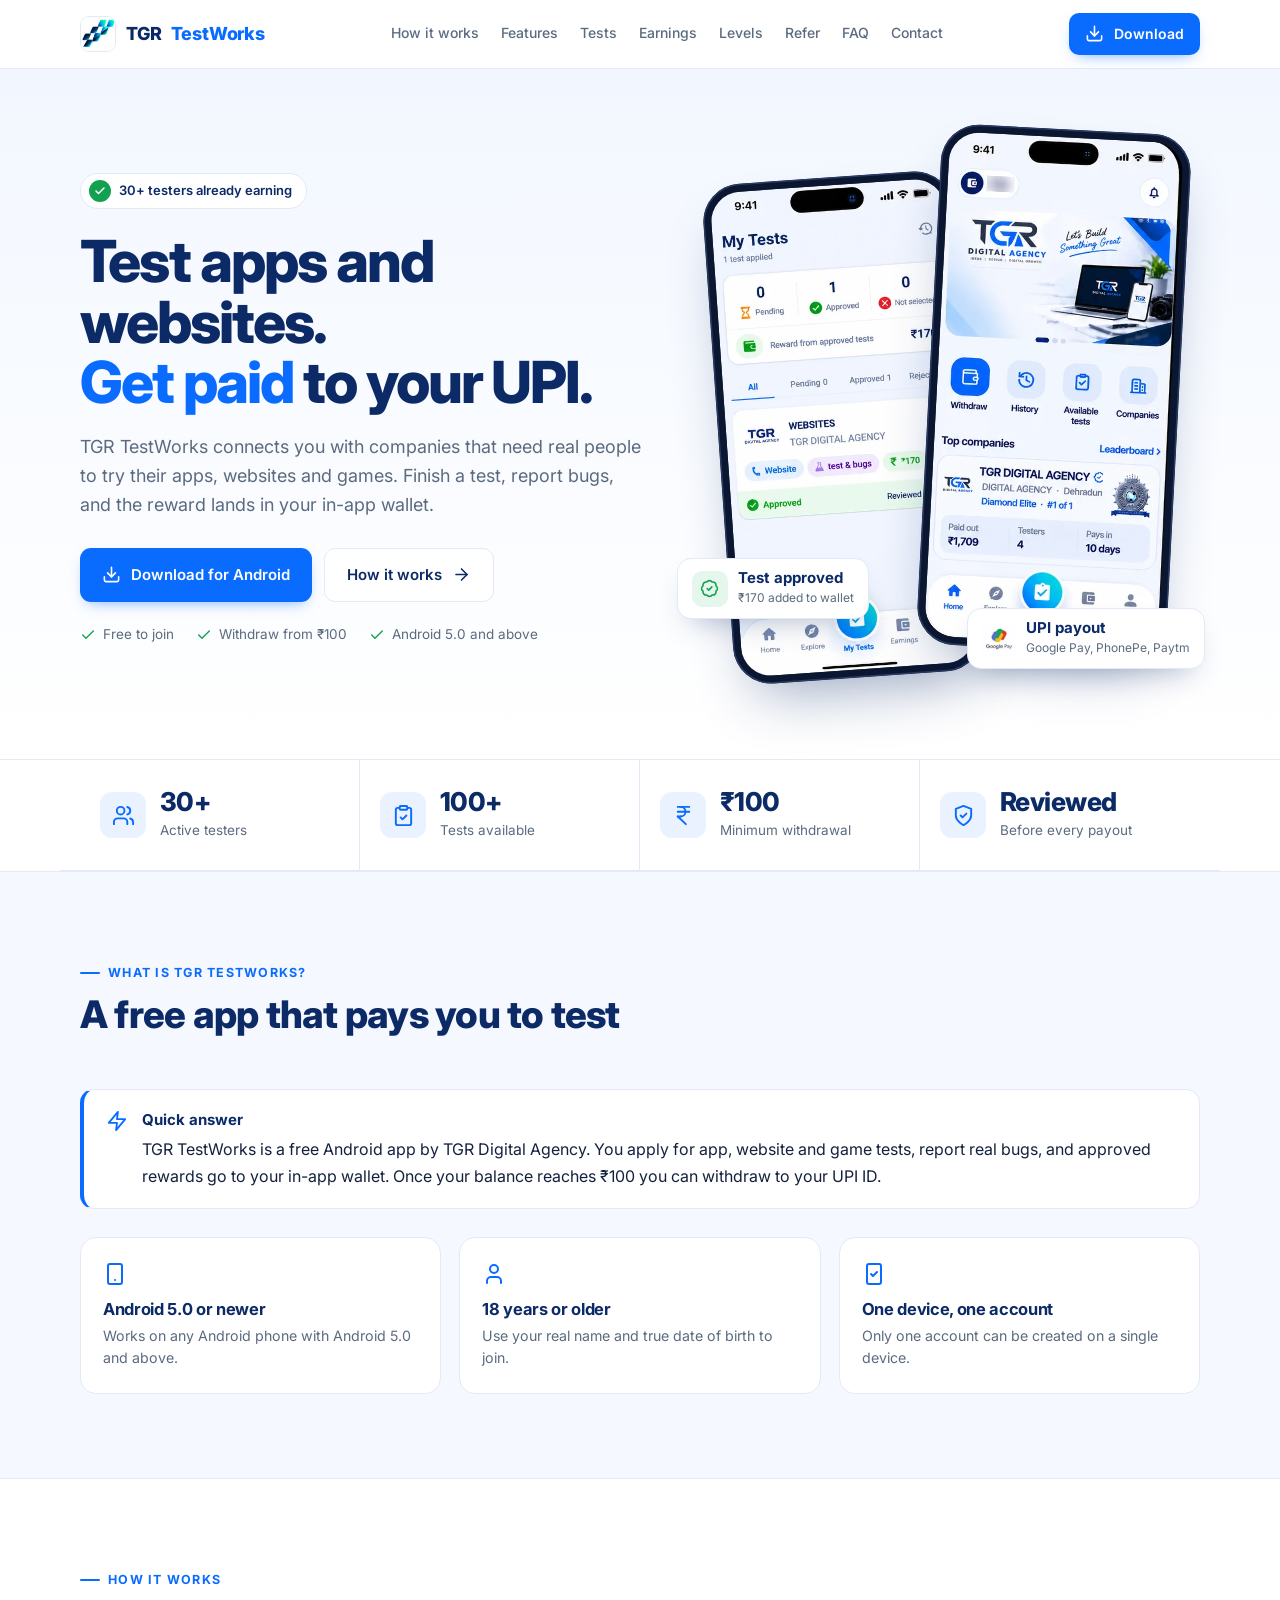
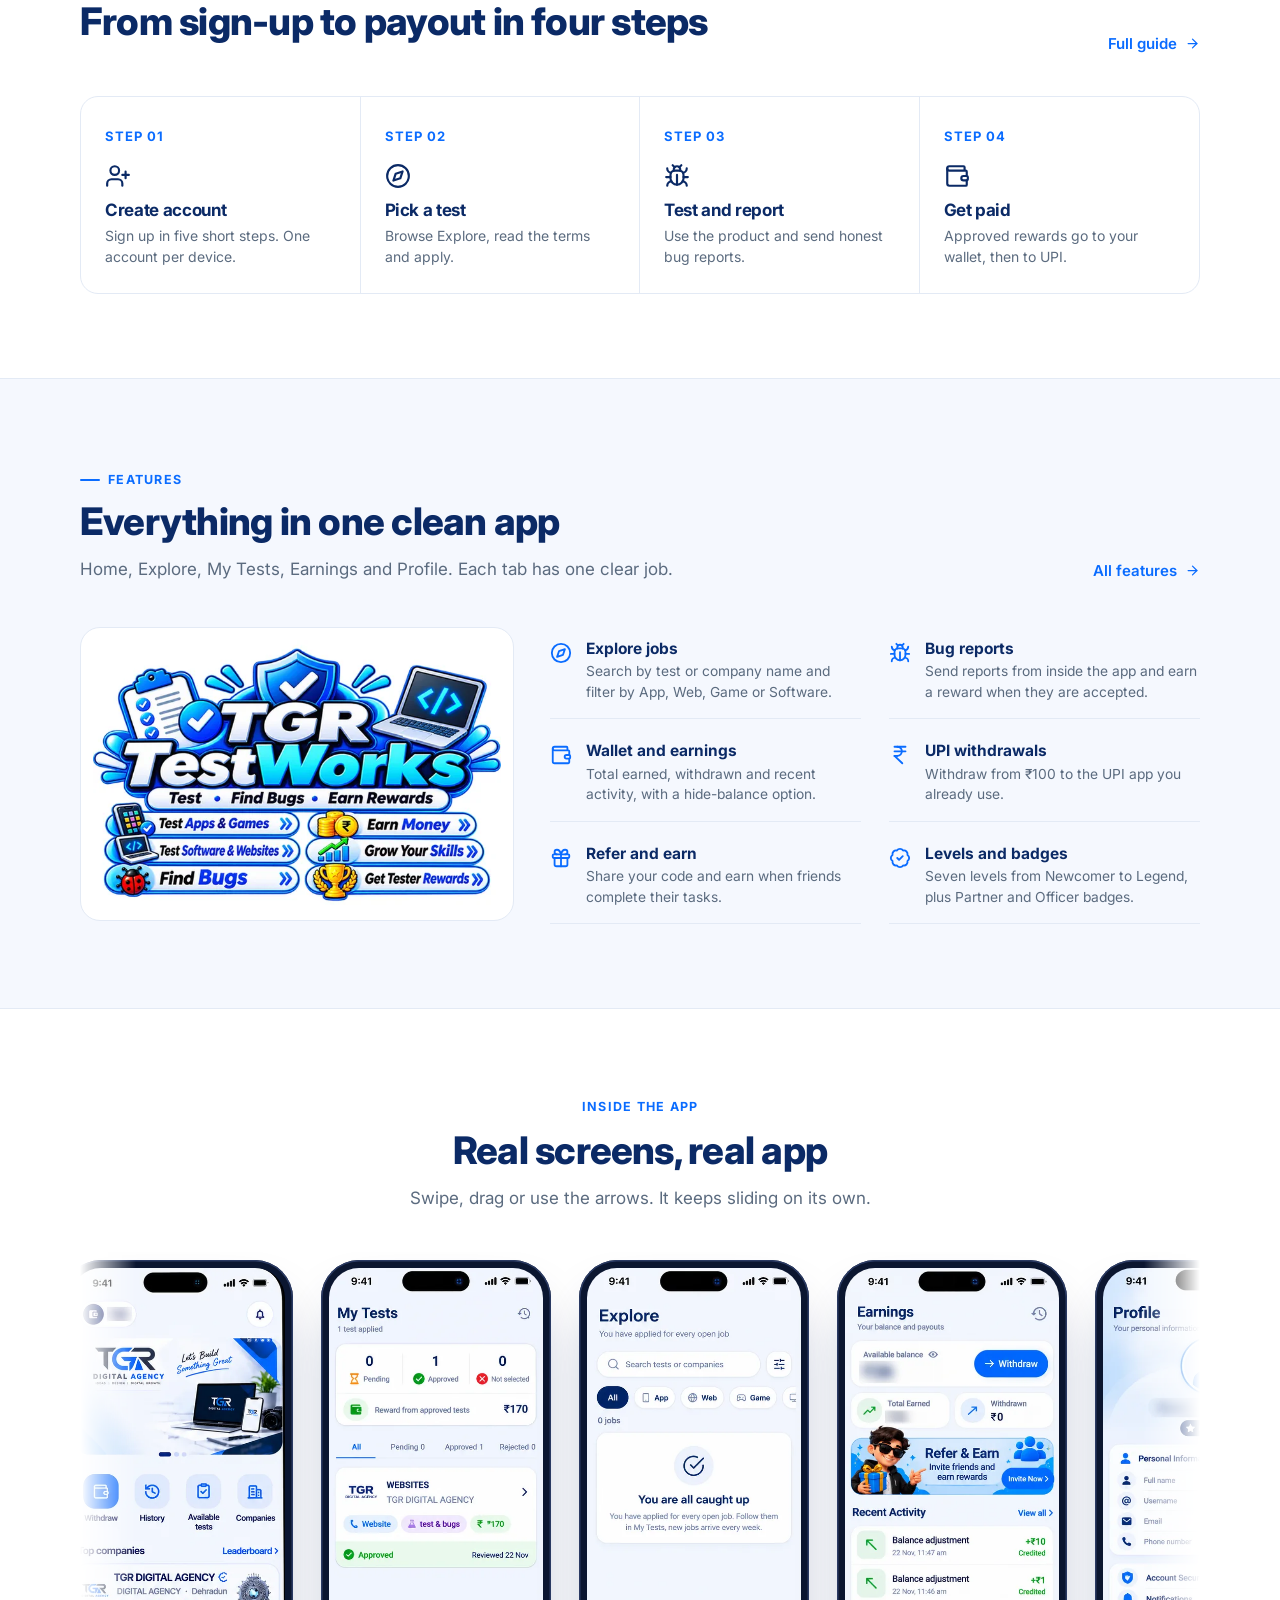
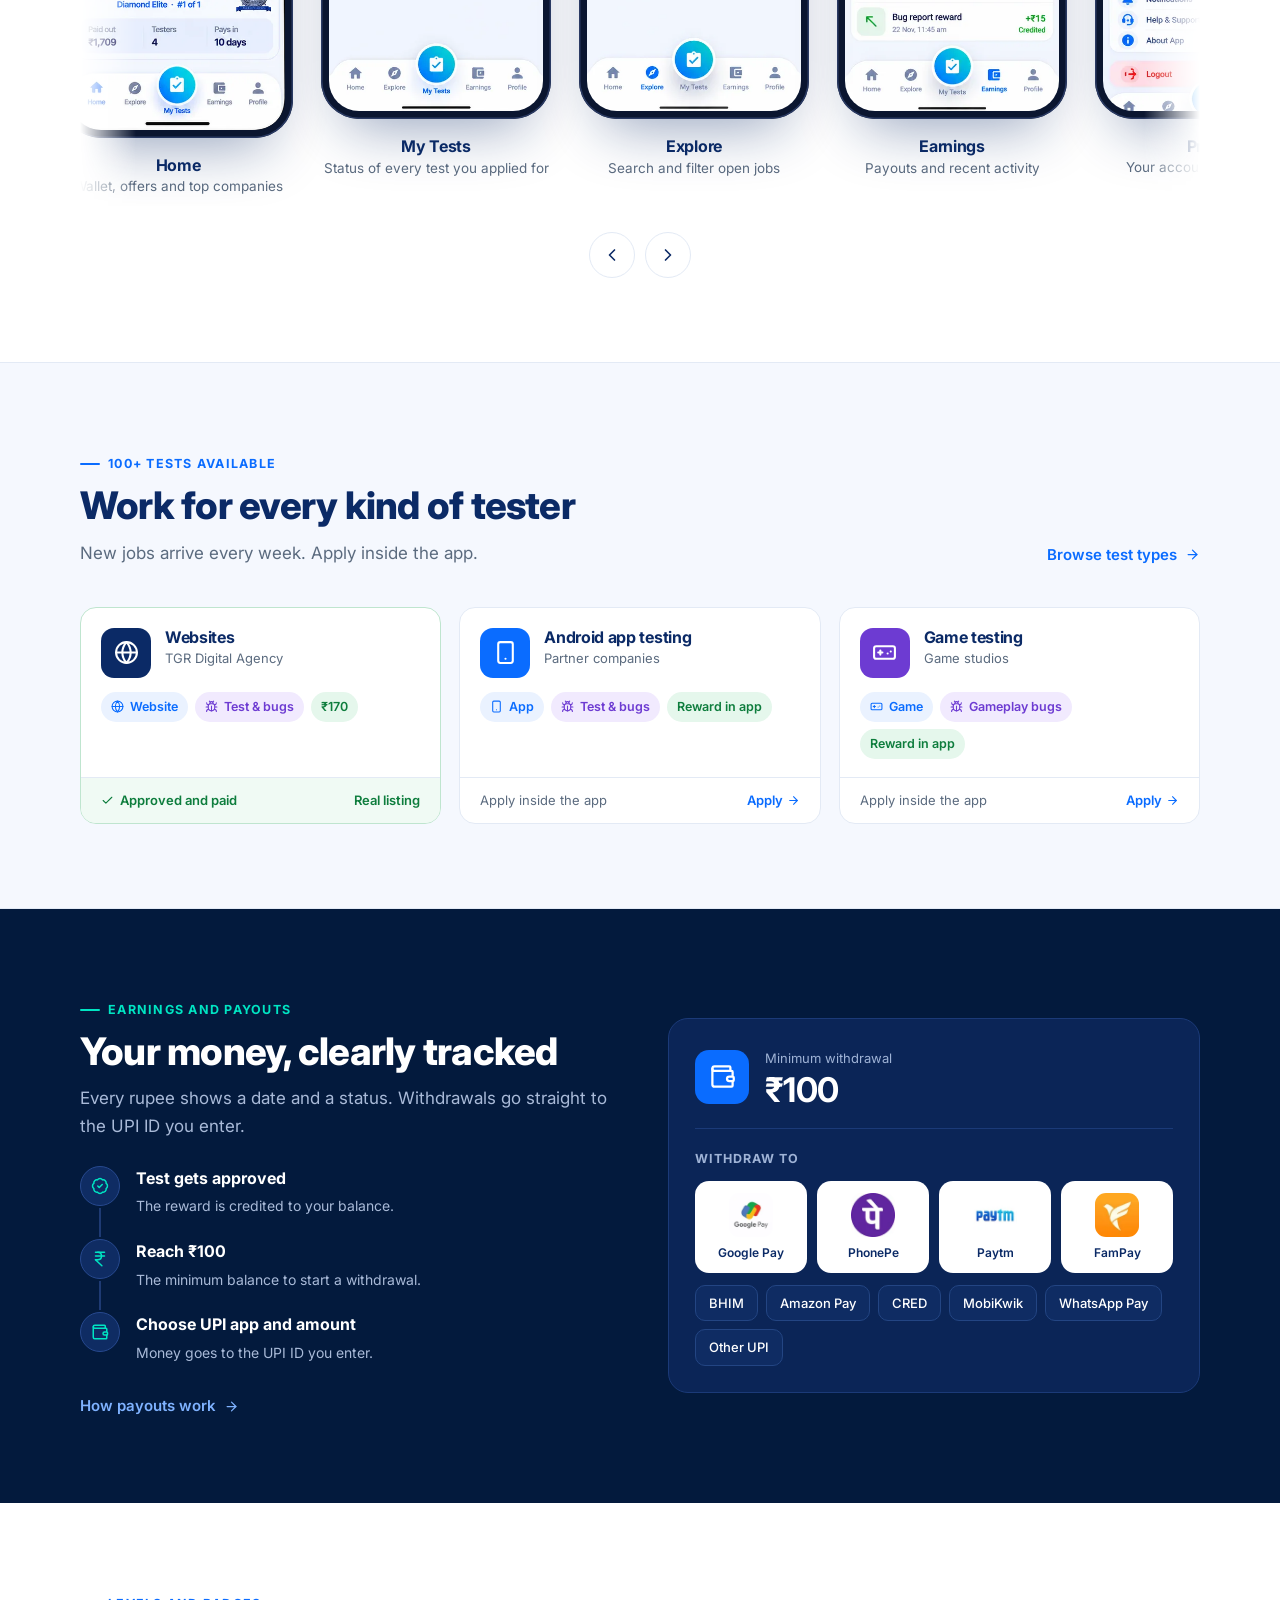
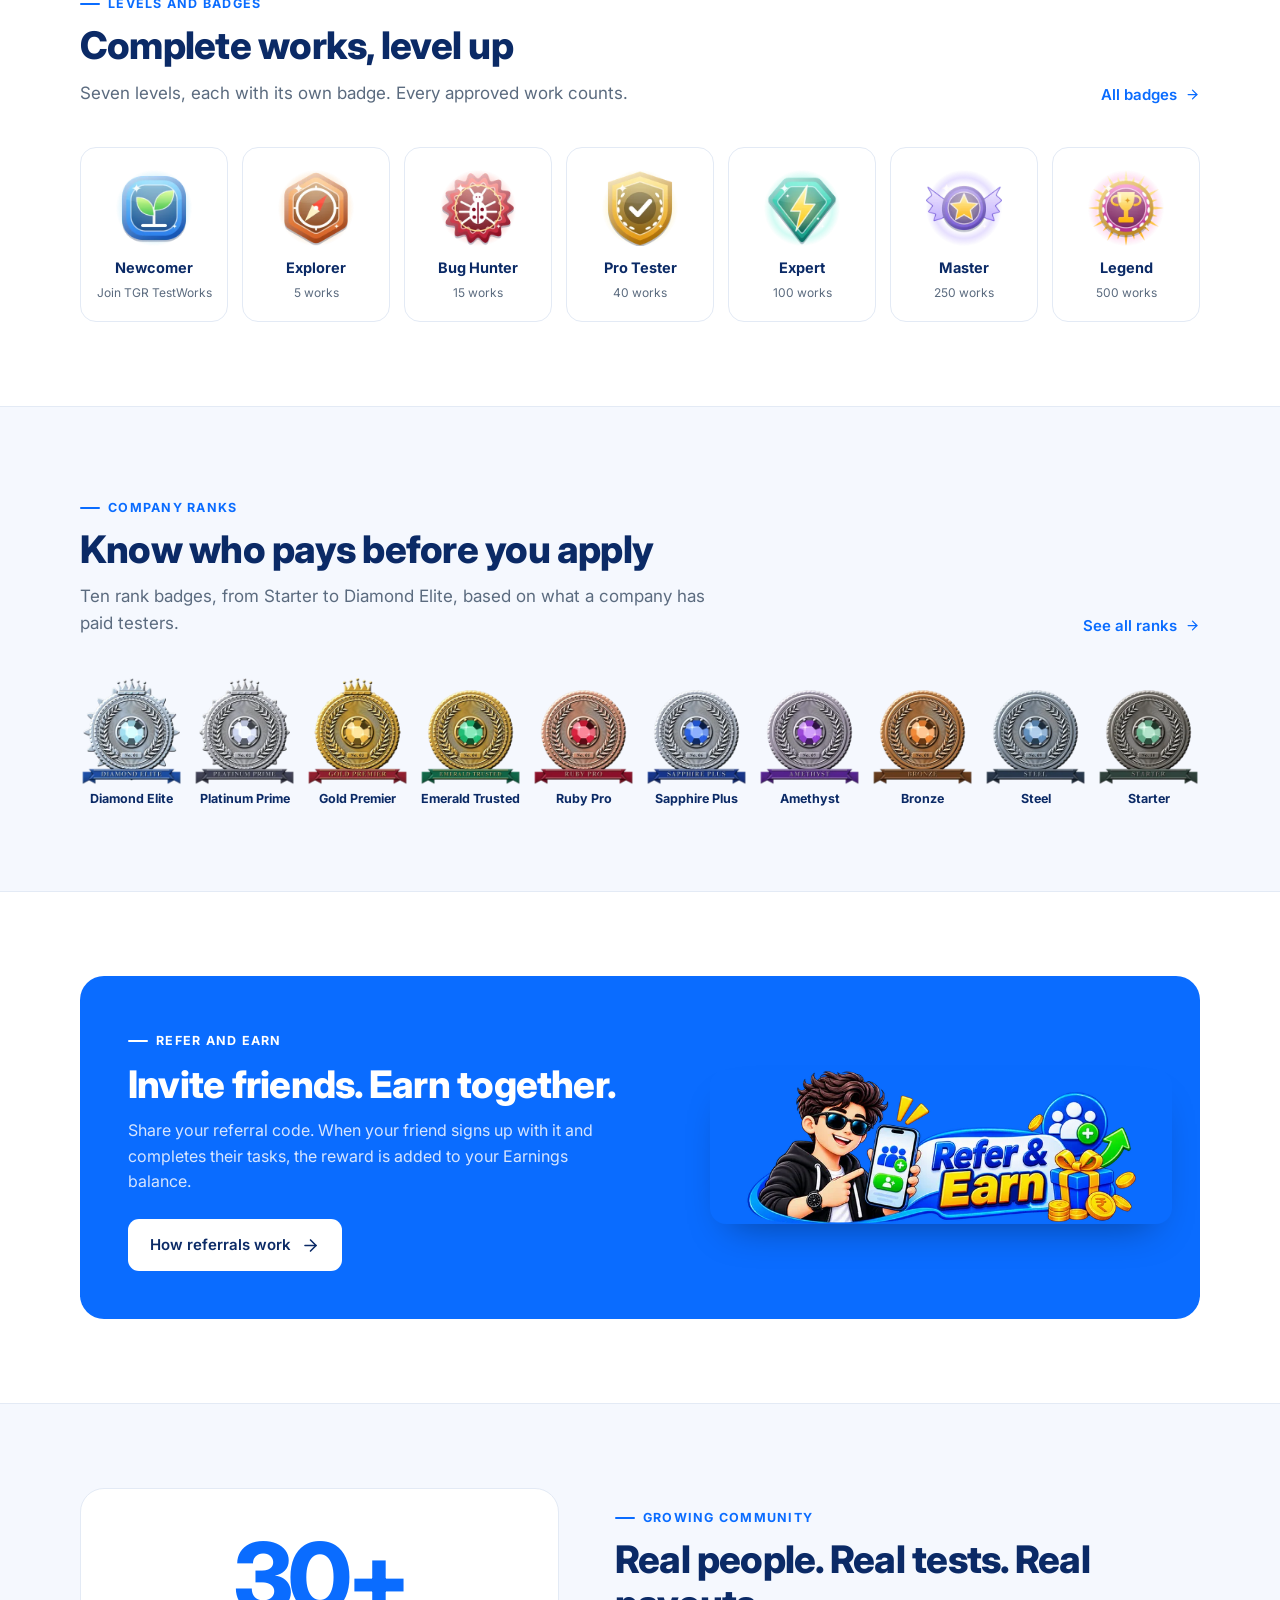
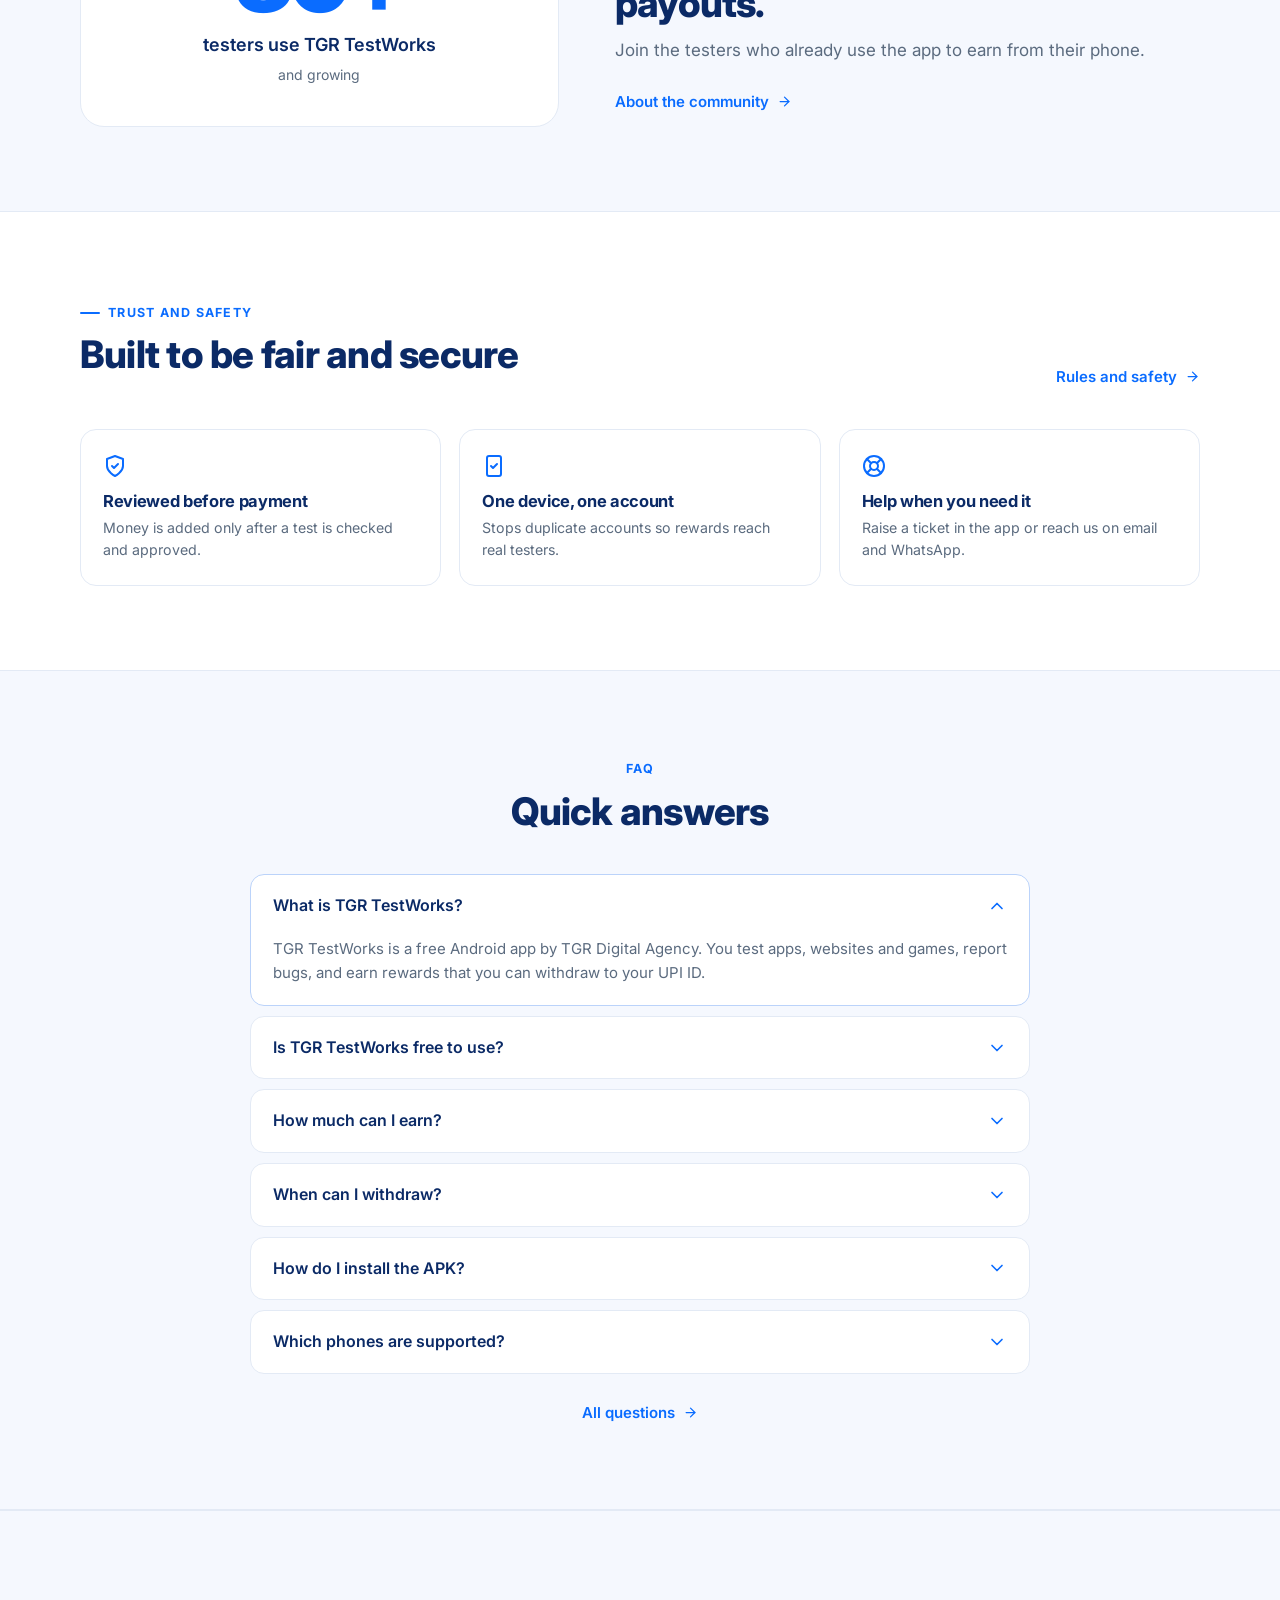
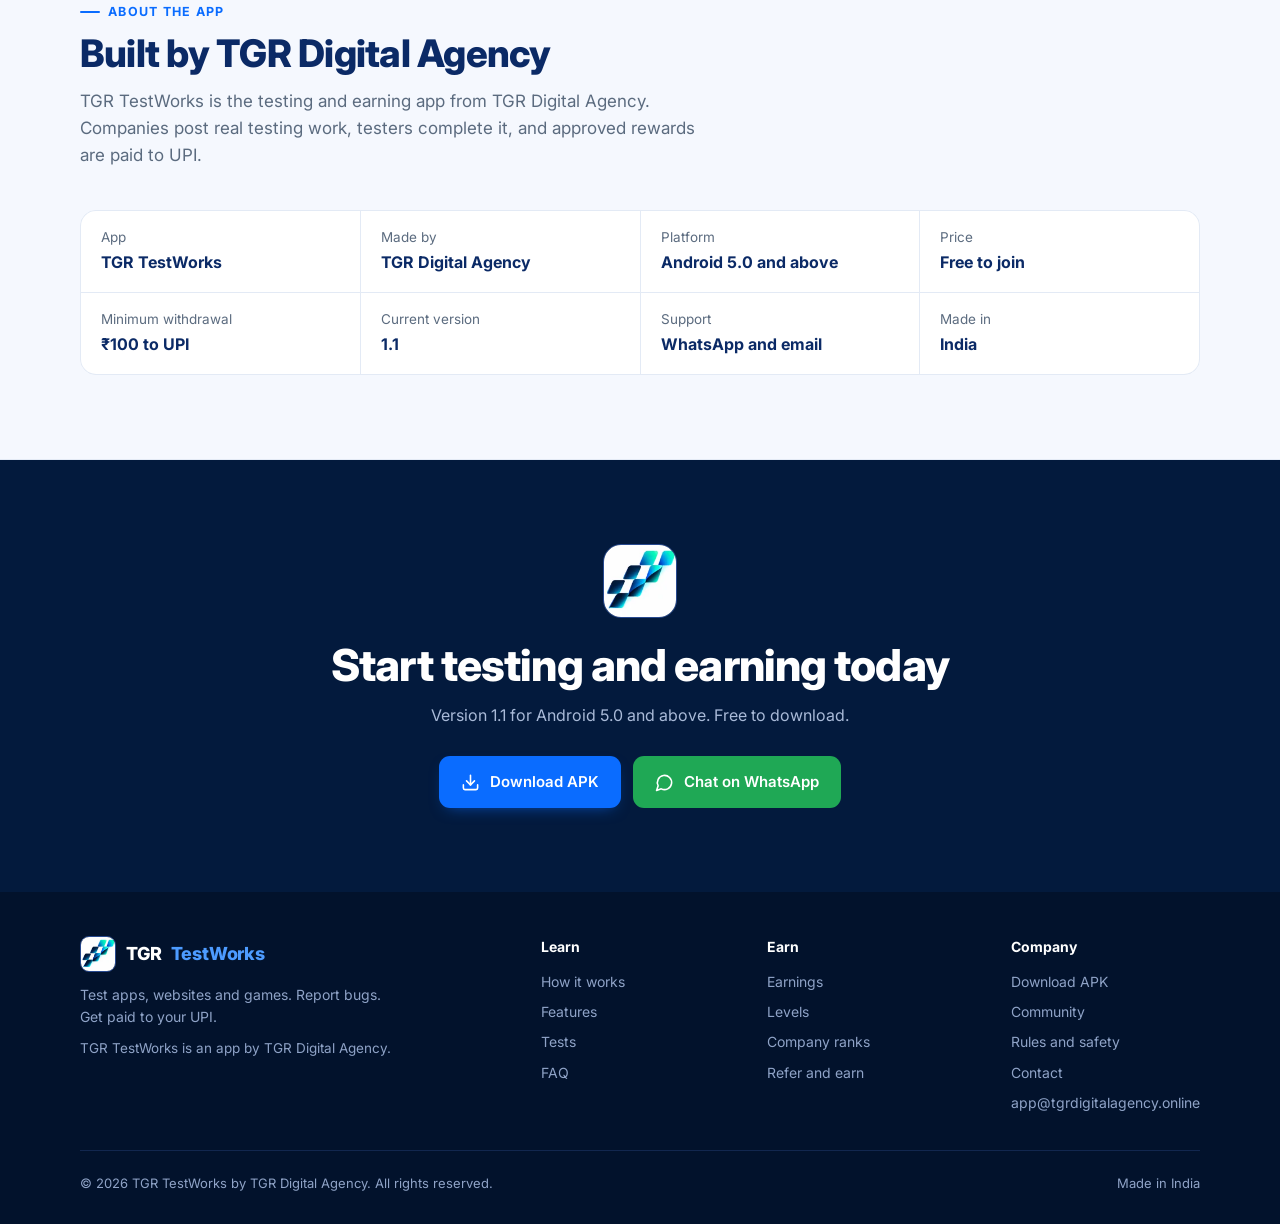
<file: index.html>
<!doctype html>
<html lang="en-IN">
<head>
<meta charset="utf-8">
<meta name="viewport" content="width=device-width, initial-scale=1">
<title>TGR TestWorks – Free Earning App to Test Apps &amp; Get Paid</title>
<meta name="description" content="TGR TestWorks by TGR Digital Agency is a free Android earning app. Test apps, websites and games, report bugs and withdraw rewards to UPI from ₹100.">
<meta name="keywords" content="TGR TestWorks, TGR Digital Agency app, TGR Digital Agency earning app, TGR Digital Agency testing app, free earning app, app testing earning app, earn money by testing apps, app tester jobs India, website testing jobs, game testing jobs, bug reporting jobs, UPI earning app, earn money online India, work from home mobile jobs, paise kamane wala app, app test karke paise kamaye, no investment earning app, Android earning app, TGR TestWorks APK, get paid to test apps">
<meta name="robots" content="index,follow,max-image-preview:large,max-snippet:-1,max-video-preview:-1">
<meta name="googlebot" content="index,follow,max-image-preview:large,max-snippet:-1,max-video-preview:-1">
<meta name="author" content="TGR Digital Agency">
<meta name="publisher" content="TGR Digital Agency">
<meta name="application-name" content="TGR TestWorks">
<meta name="apple-mobile-web-app-title" content="TGR TestWorks">
<meta name="generator" content="Hand-built static site">
<meta name="theme-color" content="#0A6CFF">
<meta name="msapplication-TileColor" content="#0A6CFF">
<meta name="referrer" content="strict-origin-when-cross-origin">
<meta name="geo.region" content="IN">
<meta name="geo.placename" content="India">
<meta name="language" content="English">
<meta name="rating" content="general">
<link rel="canonical" href="https://tgrdigitalagency.online/">
<link rel="alternate" hreflang="en-IN" href="https://tgrdigitalagency.online/">
<link rel="alternate" hreflang="x-default" href="https://tgrdigitalagency.online/">
<meta property="og:type" content="website">
<meta property="og:site_name" content="TGR TestWorks">
<meta property="og:locale" content="en_IN">
<meta property="og:title" content="TGR TestWorks – Free Earning App to Test Apps &amp; Get Paid">
<meta property="og:description" content="TGR TestWorks by TGR Digital Agency is a free Android earning app. Test apps, websites and games, report bugs and withdraw rewards to UPI from ₹100.">
<meta property="og:url" content="https://tgrdigitalagency.online/">
<meta property="og:image" content="https://tgrdigitalagency.online/assets/img/og-home.jpg">
<meta property="og:image:secure_url" content="https://tgrdigitalagency.online/assets/img/og-home.jpg">
<meta property="og:image:type" content="image/jpeg">
<meta property="og:image:width" content="1200">
<meta property="og:image:height" content="630">
<meta property="og:image:alt" content="TGR TestWorks free app testing and earning app for Android">
<meta name="twitter:card" content="summary_large_image">
<meta name="twitter:title" content="TGR TestWorks – Free Earning App to Test Apps &amp; Get Paid">
<meta name="twitter:description" content="TGR TestWorks by TGR Digital Agency is a free Android earning app. Test apps, websites and games, report bugs and withdraw rewards to UPI from ₹100.">
<meta name="twitter:image" content="https://tgrdigitalagency.online/assets/img/og-home.jpg">
<meta name="twitter:image:alt" content="TGR TestWorks free app testing and earning app for Android">
<link rel="icon" href="/favicon.ico" sizes="any">
<link rel="icon" type="image/png" sizes="32x32" href="/favicon-32x32.png">
<link rel="icon" type="image/png" sizes="16x16" href="/favicon-16x16.png">
<link rel="apple-touch-icon" sizes="180x180" href="/apple-touch-icon.png">
<link rel="manifest" href="/site.webmanifest">
<link rel="sitemap" type="application/xml" title="Sitemap" href="sitemap.xml">
<link rel="alternate" type="text/plain" title="LLM site summary" href="llms.txt">
<link rel="preconnect" href="https://fonts.googleapis.com">
<link rel="preconnect" href="https://fonts.gstatic.com" crossorigin>
<link href="https://fonts.googleapis.com/css2?family=Inter:wght@400;500;600;700;800&amp;display=swap" rel="stylesheet">
<style>

:root{--blue:#0A6CFF;--blue-d:#0757D1;--navy:#0B2A66;--navy-d:#031A3D;--teal:#00E5C3;--ink:#14213D;--body:#5B6B7F;--hint:#9AA7B8;--line:#E3EAF5;--bg:#F5F8FE;--soft:#EAF2FF;--green:#12A150}
*{box-sizing:border-box;margin:0;padding:0}
[hidden]{display:none!important}
html{scroll-behavior:smooth;scroll-padding-top:80px}
body{font-family:'Inter',system-ui,-apple-system,'Segoe UI',Roboto,sans-serif;color:var(--ink);background:#fff;line-height:1.6;-webkit-font-smoothing:antialiased;font-size:16px}
img{max-width:100%;height:auto;display:block}
a{color:inherit;text-decoration:none}
button{font:inherit;cursor:pointer;border:0;background:none;color:inherit}
.wrap{max-width:1160px;margin:0 auto;padding:0 20px}
.ico{width:1em;height:1em;stroke:currentColor;fill:none;stroke-width:2;stroke-linecap:round;stroke-linejoin:round;flex:none}
section{padding:84px 0}
.eyebrow{display:inline-flex;align-items:center;gap:8px;font-size:12.5px;font-weight:700;letter-spacing:.1em;text-transform:uppercase;color:var(--blue)}
.eyebrow::before{content:"";width:20px;height:2px;background:currentColor;border-radius:2px}
h1,h2,h3{color:var(--navy);letter-spacing:-.02em;line-height:1.15}
h2{font-size:clamp(27px,3.6vw,38px);font-weight:800;margin:10px 0 12px}
.lead{color:var(--body);font-size:17px;max-width:640px}
.head{margin-bottom:40px;display:flex;justify-content:space-between;align-items:flex-end;gap:24px;flex-wrap:wrap}
.head.center{display:block;text-align:center}.head.center .lead{margin:0 auto}.head.center .eyebrow::before{display:none}
.more{display:inline-flex;align-items:center;gap:8px;font-weight:600;font-size:15px;color:var(--blue);white-space:nowrap}
.more .ico{transition:.2s}.more:hover .ico{transform:translateX(4px)}
.btn{display:inline-flex;align-items:center;gap:10px;font-weight:600;font-size:15px;padding:14px 22px;border-radius:11px;transition:.18s}
.btn .ico{font-size:19px}
.btn-primary{background:var(--blue);color:#fff;box-shadow:0 6px 16px -8px rgba(10,108,255,.7)}
.btn-primary:hover{background:var(--blue-d);transform:translateY(-1px)}
.btn-line{border:1.5px solid var(--line);color:var(--navy);background:#fff}
.btn-line:hover{border-color:var(--blue);color:var(--blue)}
.btn-white{background:#fff;color:var(--navy)}
.btn-wa{background:#1FA855;color:#fff}.btn-wa:hover{background:#188a45}

header{position:sticky;top:0;z-index:50;background:rgba(255,255,255,.96);backdrop-filter:blur(8px);border-bottom:1px solid var(--line)}
.nav{display:flex;align-items:center;justify-content:space-between;height:68px;gap:20px}
.brand{display:flex;align-items:center;gap:10px;font-weight:800;color:var(--navy);font-size:18px;letter-spacing:-.01em;white-space:nowrap}
.brand img{width:36px;height:36px;border-radius:9px;border:1px solid var(--line)}
.brand span{color:var(--blue)}
.links{display:flex;gap:22px;font-size:14px;font-weight:500;color:var(--body)}
.links a{padding:6px 0;border-bottom:2px solid transparent}
.links a:hover{color:var(--blue)}.links a.on{color:var(--blue);border-color:var(--blue)}
.nav .btn{padding:10px 16px;font-size:14px;border-radius:10px}
.burger{display:none;font-size:24px;color:var(--navy)}
@media(max-width:1020px){
  .links{position:absolute;top:68px;left:0;right:0;background:#fff;flex-direction:column;gap:0;padding:6px 20px 14px;border-bottom:1px solid var(--line);display:none}
  .links.open{display:flex}.links a{padding:12px 0;border-bottom:1px solid var(--line)}
  .burger{display:block}.nav .btn{display:none}
}

/* hero */
.hero{padding:60px 0 70px;background:linear-gradient(180deg,#F2F7FF,#fff);border-bottom:1px solid var(--line);overflow:hidden}
.hero-grid{display:grid;grid-template-columns:1.05fr .95fr;gap:40px;align-items:center}
.pill{display:inline-flex;align-items:center;gap:8px;background:#fff;border:1px solid var(--line);border-radius:99px;padding:6px 14px 6px 8px;font-size:13px;font-weight:600;color:var(--navy);margin-bottom:22px}
.pill i{display:grid;place-items:center;width:22px;height:22px;border-radius:50%;background:var(--green);color:#fff;font-size:12px}
.hero h1{font-size:clamp(35px,5.2vw,58px);font-weight:800;line-height:1.05;letter-spacing:-.035em}
.hero h1 em{font-style:normal;color:var(--blue)}
.hero p.lead{margin:20px 0 28px;font-size:18px}
.cta{display:flex;flex-wrap:wrap;gap:12px}
.meta{display:flex;flex-wrap:wrap;gap:8px 22px;margin-top:22px;font-size:13.5px;color:var(--body)}
.meta span{display:inline-flex;align-items:center;gap:7px}.meta .ico{color:var(--green);font-size:16px}
.hero-art{position:relative;height:560px}
.phone{position:absolute;width:250px;border-radius:38px;padding:8px;background:#0B1630;box-shadow:0 30px 60px -24px rgba(11,42,102,.45),0 0 0 1.5px #2A3A63 inset}
.phone img{border-radius:30px;width:100%;background:#fff}
.phone.a{left:6%;top:48px;transform:rotate(-4deg);z-index:1}
.phone.b{right:4%;top:0;z-index:2;transform:rotate(3deg)}
.float{position:absolute;z-index:3;background:#fff;border:1px solid var(--line);border-radius:14px;padding:10px 14px;display:flex;align-items:center;gap:10px;font-size:13px;box-shadow:0 14px 30px -14px rgba(11,42,102,.35)}
.float b{display:block;color:var(--navy);font-size:15px;line-height:1.2}.float small{color:var(--body);font-size:12px}
.float img{width:34px;height:34px;object-fit:contain}
.float .ic{width:36px;height:36px;border-radius:10px;display:grid;place-items:center;font-size:19px;background:#E5F7EC;color:var(--green)}
.float.f1{left:-2%;bottom:70px}.float.f2{right:-1%;bottom:20px}
@media(max-width:940px){.hero-grid{grid-template-columns:1fr}.hero-art{height:520px;max-width:520px;margin:10px auto 0;width:100%}}
@media(max-width:480px){.phone{width:200px}.hero-art{height:430px}.float{display:none}}

.stats-grid{display:grid;grid-template-columns:repeat(4,1fr);border-bottom:1px solid var(--line)}
.stat{padding:28px 20px;display:flex;gap:14px;align-items:center;border-right:1px solid var(--line)}
.stat:last-child{border-right:0}
.stat .ic{width:46px;height:46px;border-radius:12px;background:var(--soft);color:var(--blue);display:grid;place-items:center;font-size:23px;flex:none}
.stat b{display:block;font-size:26px;color:var(--navy);font-weight:800;line-height:1.1;letter-spacing:-.02em}
.stat>div>span{font-size:13.5px;color:var(--body)}
@media(max-width:860px){.stats-grid{grid-template-columns:1fr 1fr}.stat:nth-child(2){border-right:0}.stat:nth-child(-n+2){border-bottom:1px solid var(--line)}}
@media(max-width:420px){.stat{padding:20px 12px;gap:10px}.stat b{font-size:22px}.stat .ic{width:38px;height:38px;font-size:19px}}

.bg-soft{background:var(--bg);border-top:1px solid var(--line);border-bottom:1px solid var(--line)}

/* compact how */
.mini-steps{display:grid;grid-template-columns:repeat(4,1fr);border:1px solid var(--line);border-radius:18px;overflow:hidden;background:#fff}
.ms{padding:26px 24px;border-right:1px solid var(--line);position:relative}
.ms:last-child{border-right:0}
.ms .n{font-size:13px;font-weight:700;color:var(--blue);letter-spacing:.08em}
.ms .ico{font-size:26px;color:var(--navy);margin:14px 0 12px;display:block}
.ms h3{font-size:17px;margin-bottom:5px}.ms p{font-size:14px;color:var(--body);line-height:1.5}
@media(max-width:900px){.mini-steps{grid-template-columns:1fr 1fr}.ms:nth-child(2){border-right:0}.ms:nth-child(-n+2){border-bottom:1px solid var(--line)}}
@media(max-width:520px){.mini-steps{grid-template-columns:1fr}.ms{border-right:0!important;border-bottom:1px solid var(--line)}.ms:last-child{border-bottom:0}}

/* compact features */
.feat-split{display:grid;grid-template-columns:.8fr 1.2fr;gap:36px;align-items:center}
.feat-art{background:#fff;border:1px solid var(--line);border-radius:20px;padding:12px;overflow:hidden}
.feat-art img{border-radius:12px;width:100%}
.flist{display:grid;grid-template-columns:1fr 1fr;gap:6px 28px}
.fi{display:flex;gap:14px;padding:16px 0;border-bottom:1px solid var(--line)}
.fi .ico{font-size:22px;color:var(--blue);margin-top:3px}
.fi b{display:block;color:var(--navy);font-size:15.5px;line-height:1.3}.fi span{font-size:13.8px;color:var(--body);line-height:1.5;display:block;margin-top:2px}
@media(max-width:940px){.feat-split{grid-template-columns:1fr}.flist{grid-template-columns:1fr}}

/* slider */
.slider-wrap{position:relative}
.slider{overflow-x:auto;scrollbar-width:none;-ms-overflow-style:none;cursor:grab;user-select:none;-webkit-user-select:none;-webkit-mask-image:linear-gradient(90deg,transparent,#000 5%,#000 95%,transparent);mask-image:linear-gradient(90deg,transparent,#000 5%,#000 95%,transparent);padding:8px 0}
.slider::-webkit-scrollbar{display:none}
.slider.drag{cursor:grabbing}
.strack{display:flex;gap:28px;width:max-content;padding:0 14px}
.slide{width:230px;flex:none;text-align:center}
.slide .phone{position:relative;width:100%;transform:none}
.slide img{-webkit-user-drag:none;pointer-events:none}
.slide h3{font-size:16px;margin:18px 0 2px}.slide p{font-size:13.5px;color:var(--body)}
.arrows{display:flex;gap:10px;justify-content:center;margin-top:26px}
.arrow{width:46px;height:46px;border-radius:50%;border:1.5px solid var(--line);background:#fff;display:grid;place-items:center;font-size:20px;color:var(--navy);transition:.2s}
.arrow:hover{border-color:var(--blue);color:var(--blue)}

/* test cards */
.chips{display:flex;gap:8px;flex-wrap:wrap;margin-bottom:22px}
.chip{display:inline-flex;align-items:center;gap:8px;padding:9px 16px;border-radius:99px;border:1.5px solid var(--line);background:#fff;font-size:14px;font-weight:600;color:var(--navy)}
.chip .ico{font-size:16px}.chip.on{background:var(--navy);border-color:var(--navy);color:#fff}
.list{display:grid;grid-template-columns:repeat(3,1fr);gap:18px}
.job{background:#fff;border:1px solid var(--line);border-radius:16px;overflow:hidden;display:flex;flex-direction:column}
.job-top{display:flex;gap:14px;padding:20px 20px 14px;align-items:flex-start}
.job-logo{width:50px;height:50px;border-radius:13px;display:grid;place-items:center;font-size:25px;flex:none;color:#fff}
.job h3{font-size:16px}.job .co{font-size:13px;color:var(--body);margin-top:2px}
.tags{display:flex;gap:7px;flex-wrap:wrap;padding:0 20px 18px}
.tag{display:inline-flex;align-items:center;gap:6px;font-size:12.5px;font-weight:600;padding:5px 10px;border-radius:99px}
.tag .ico{font-size:13px}
.t-plat{background:var(--soft);color:var(--blue)}.t-kind{background:#F1EAFE;color:#6D3BD2}.t-pay{background:#E5F7EC;color:#0E7D3D}
.job-foot{margin-top:auto;border-top:1px solid var(--line);padding:12px 20px;display:flex;justify-content:space-between;align-items:center;font-size:13px;color:var(--body)}
.job-foot b{color:var(--blue);font-weight:600;display:inline-flex;align-items:center;gap:4px}
.job.live{border-color:#BFE5CF}.job.live .job-foot{background:#F0FAF4;color:#0E7D3D;font-weight:600}
.note{margin-top:20px;font-size:13.5px;color:var(--body);display:flex;gap:8px;align-items:flex-start}
.note .ico{margin-top:3px;color:var(--blue)}
@media(max-width:940px){.list{grid-template-columns:1fr 1fr}}@media(max-width:560px){.list{grid-template-columns:1fr}}

/* dark */
.dark{background:var(--navy-d);color:#C9D6EE}
.dark h2,.dark h3{color:#fff}.dark .lead{color:#A9BAD8}.dark .eyebrow{color:var(--teal)}
.dark .more{color:#7FB2FF}
.earn{display:grid;grid-template-columns:1fr 1fr;gap:56px;align-items:center}
.flow{display:grid;margin-top:26px}
.flow div{display:flex;gap:16px;padding-bottom:20px;position:relative}
.flow div:not(:last-child)::before{content:"";position:absolute;left:19px;top:42px;bottom:2px;width:2px;background:#1E3A73}
.flow i{width:40px;height:40px;border-radius:50%;background:#0F2C63;border:1.5px solid #27498F;color:var(--teal);display:grid;place-items:center;font-size:18px;flex:none;font-style:normal}
.flow b{display:block;color:#fff;font-size:16px;margin-bottom:2px}.flow span{font-size:14px;color:#A9BAD8}
.panel{background:#0B2557;border:1px solid #1B3A78;border-radius:20px;padding:26px}
.rule{display:flex;align-items:center;gap:16px;padding-bottom:20px;border-bottom:1px solid #1B3A78;margin-bottom:20px}
.rule .rico{width:54px;height:54px;border-radius:14px;background:var(--blue);display:grid;place-items:center;font-size:27px;color:#fff}
.rule small{color:#9FB3D6;font-size:13px}.rule b{display:block;font-size:34px;color:#fff;letter-spacing:-.02em;line-height:1.1}
.upi-title{font-size:12.5px;color:#9FB3D6;margin-bottom:12px;font-weight:700;letter-spacing:.08em;text-transform:uppercase}
.upilogos{display:grid;grid-template-columns:repeat(4,1fr);gap:10px;margin-bottom:12px}
.upilogos div{background:#fff;border-radius:14px;padding:12px 6px 10px;text-align:center;font-size:12px;font-weight:600;color:var(--navy)}
.upilogos img{width:44px;height:44px;border-radius:11px;margin:0 auto 6px}
.upis{display:flex;flex-wrap:wrap;gap:8px}
.upis span{padding:7px 13px;border-radius:10px;background:#0F2C63;border:1px solid #234583;color:#fff;font-size:13px;font-weight:500}
@media(max-width:900px){.earn{grid-template-columns:1fr;gap:36px}}

/* badge strips */
.bstrip{display:grid;grid-template-columns:repeat(7,1fr);gap:14px}
.bcard{text-align:center;background:#fff;border:1px solid var(--line);border-radius:16px;padding:22px 8px 16px}
.bcard img{width:76px;height:76px;object-fit:contain;margin:0 auto 10px}
.bcard b{display:block;font-size:14.5px;color:var(--navy)}.bcard small{font-size:12px;color:var(--body)}
@media(max-width:1000px){.bstrip{grid-template-columns:repeat(4,1fr)}}@media(max-width:560px){.bstrip{grid-template-columns:repeat(2,1fr)}}
.rstrip{display:grid;grid-template-columns:repeat(10,1fr);gap:10px}
.rcard{text-align:center}
.rcard img{width:100%;max-width:110px;margin:0 auto 6px}
.rcard b{display:block;font-size:12.5px;color:var(--navy);line-height:1.25}
@media(max-width:1000px){.rstrip{grid-template-columns:repeat(5,1fr)}}@media(max-width:520px){.rstrip{grid-template-columns:repeat(2,1fr)}}

/* refer */
.refer{background:var(--blue);border-radius:24px;color:#fff;display:grid;grid-template-columns:1.1fr .9fr;gap:30px;align-items:center;overflow:hidden;position:relative}
.refer .txt{padding:48px 0 48px 48px}
.refer h2{color:#fff;margin-top:12px}.refer .eyebrow{color:#fff}
.refer p{color:#D6E5FF;margin-bottom:24px;max-width:480px}
.refer .art{padding:20px 28px 20px 0}
.refer .art img{border-radius:16px;box-shadow:0 20px 40px -20px rgba(0,0,0,.4)}
@media(max-width:860px){.refer{grid-template-columns:1fr}.refer .txt{padding:32px 24px 8px}.refer .art{padding:8px 24px 28px}}

/* community */
.comm{display:grid;grid-template-columns:.9fr 1.1fr;gap:56px;align-items:center}
.big{background:#fff;border:1px solid var(--line);border-radius:24px;padding:40px;text-align:center}
.big .num{font-size:clamp(64px,10vw,96px);font-weight:800;color:var(--blue);letter-spacing:-.05em;line-height:1}
.big p{color:var(--navy);font-weight:600;font-size:18px;margin-top:6px}
.big small{color:var(--body);font-size:14px;display:block;margin-top:4px}
.pts{display:grid;gap:18px}
.pt{display:flex;gap:16px}
.pt .ic{width:44px;height:44px;border-radius:11px;background:var(--soft);color:var(--blue);display:grid;place-items:center;font-size:22px;flex:none}
.pt b{display:block;color:var(--navy);font-size:16.5px}.pt span{font-size:14.5px;color:var(--body)}
@media(max-width:900px){.comm{grid-template-columns:1fr;gap:32px}}

/* cards generic */
.grid3{display:grid;grid-template-columns:repeat(3,1fr);gap:18px}
.grid2{display:grid;grid-template-columns:repeat(2,1fr);gap:18px}
@media(max-width:900px){.grid3{grid-template-columns:1fr 1fr}}@media(max-width:600px){.grid3,.grid2{grid-template-columns:1fr}}
.card{background:#fff;border:1px solid var(--line);border-radius:16px;padding:24px 22px}
.card .ico{font-size:24px;color:var(--blue);margin-bottom:14px;display:block}
.card h3{font-size:16.5px;margin-bottom:6px}.card p{font-size:14.2px;color:var(--body);line-height:1.55}

/* faq */
.faq{max-width:780px;margin:0 auto;display:grid;gap:10px}
.faq details{background:#fff;border:1px solid var(--line);border-radius:14px;padding:0 22px}
.faq summary{list-style:none;cursor:pointer;display:flex;justify-content:space-between;align-items:center;gap:16px;padding:18px 0;font-weight:600;color:var(--navy);font-size:16px}
.faq summary::-webkit-details-marker{display:none}
.faq summary .ico{transition:.2s;color:var(--blue);font-size:20px}
.faq details[open] summary .ico{transform:rotate(180deg)}.faq details[open]{border-color:#BBD3FA}
.faq p{padding:0 0 20px;color:var(--body);font-size:15px}

.final{background:var(--navy-d);color:#fff;text-align:center;padding:84px 0}
.final img{width:74px;height:74px;border-radius:18px;margin:0 auto 22px;border:1px solid #27498F}
.final h2{color:#fff;font-size:clamp(28px,4.4vw,44px);margin-top:0}
.final p{color:#A9BAD8;max-width:520px;margin:0 auto 28px}
.final .cta{justify-content:center}
footer{background:#02122C;color:#8FA3C7;padding:44px 0 30px;font-size:14px}
.fgrid{display:flex;justify-content:space-between;gap:32px;flex-wrap:wrap;padding-bottom:28px;border-bottom:1px solid #12274F}
footer .brand{color:#fff}footer .brand img{border-color:#27498F}
footer p{max-width:320px;margin-top:12px;line-height:1.55}
footer .col b{display:block;color:#fff;font-size:14px;margin-bottom:12px}
footer .col a{display:block;margin-bottom:8px}footer .col a:hover{color:#fff}
.copy{padding-top:22px;display:flex;justify-content:space-between;flex-wrap:wrap;gap:8px;font-size:13px}

.sticky{display:none}
@media(max-width:700px){
  section{padding:60px 0}
  .sticky{display:flex;position:fixed;left:12px;right:12px;bottom:12px;z-index:60;transform:translateY(120%);transition:.3s}
  .sticky.show{transform:none}
  .sticky .btn{width:100%;justify-content:center;box-shadow:0 12px 30px -8px rgba(10,108,255,.7)}
  footer{padding-bottom:90px}
}
.reveal{opacity:0;transform:translateY(16px);transition:.6s ease}.reveal.in{opacity:1;transform:none}

/* ===== detail pages ===== */
.page:not([hidden]){animation:pg .35s ease}
@keyframes pg{from{opacity:0;transform:translateY(8px)}to{opacity:1;transform:none}}
.phead{background:linear-gradient(180deg,#F2F7FF,#fff);border-bottom:1px solid var(--line);padding:34px 0 50px}
.crumb{display:flex;align-items:center;gap:8px;font-size:13.5px;color:var(--body);margin-bottom:22px}
.crumb a{color:var(--blue);font-weight:600}.crumb .ico{font-size:14px;color:var(--hint)}
.phead-grid{display:grid;grid-template-columns:1.3fr .7fr;gap:40px;align-items:center}
.phead h1{font-size:clamp(32px,4.6vw,48px);font-weight:800;letter-spacing:-.03em;margin:10px 0 14px}
.phead .art img{max-height:240px;margin-left:auto;object-fit:contain}
.phead.nophoto .phead-grid{grid-template-columns:1fr}
@media(max-width:800px){.phead-grid{grid-template-columns:1fr}.phead .art{display:none}}
.pbody{padding:56px 20px 20px}
.pbody section,.blk{padding:0 0 52px}
.blk h2{font-size:clamp(22px,2.8vw,28px);margin:0 0 6px}
.blk>.lead{font-size:15.5px;margin-bottom:24px}
.blk>h2+.grid3,.blk>h2+.grid2,.blk>h2+.rows{margin-top:22px}
.rows{display:grid;gap:0;border:1px solid var(--line);border-radius:16px;overflow:hidden;background:#fff}
.row{display:grid;grid-template-columns:56px 1fr;gap:18px;padding:22px 24px;border-bottom:1px solid var(--line)}
.row:last-child{border-bottom:0}
.row .num{width:40px;height:40px;border-radius:50%;background:var(--blue);color:#fff;font-weight:700;display:grid;place-items:center;font-size:15px}
.row h3{font-size:17px;margin-bottom:4px}.row p,.row li{font-size:14.5px;color:var(--body)}
.row ul{padding-left:18px;margin-top:6px}
.split{display:grid;grid-template-columns:1fr 1fr;gap:36px;align-items:center}
.split.rev>:first-child{order:2}
.split .shot-img{display:flex;justify-content:center}
.split .phone{position:relative;transform:none;width:250px}
@media(max-width:800px){.split{grid-template-columns:1fr}.split.rev>:first-child{order:0}}
.ticks{list-style:none;display:grid;gap:10px;margin-top:12px}
.ticks li{display:flex;gap:10px;font-size:15px;color:var(--ink)}
.ticks .ico{color:var(--green);margin-top:5px;flex:none}
.callout{display:flex;gap:14px;background:var(--soft);border:1px solid #CFE0FB;border-radius:14px;padding:16px 18px;font-size:14.5px;color:var(--navy)}
.callout .ico{font-size:22px;color:var(--blue);margin-top:2px}
.pcta{background:var(--bg);border:1px solid var(--line);border-radius:20px;padding:30px;display:flex;justify-content:space-between;align-items:center;gap:20px;flex-wrap:wrap;margin-bottom:30px}
.pcta h3{font-size:20px}.pcta p{color:var(--body);font-size:14.5px;margin-top:4px}
.related{display:flex;flex-wrap:wrap;gap:10px;margin-bottom:60px;align-items:center}
.related b{font-size:13px;color:var(--body);margin-right:6px;text-transform:uppercase;letter-spacing:.08em}
.related a{padding:9px 16px;border:1.5px solid var(--line);border-radius:99px;font-size:14px;font-weight:600;color:var(--navy);background:#fff}
.related a:hover{border-color:var(--blue);color:var(--blue)}
.bigbadges{display:grid;grid-template-columns:repeat(3,1fr);gap:18px}
.bb{background:#fff;border:1px solid var(--line);border-radius:18px;padding:26px 22px;display:flex;gap:18px;align-items:center}
.bb img{width:92px;height:92px;object-fit:contain;flex:none}
.bb b{display:block;font-size:17px;color:var(--navy)}.bb small{display:block;color:var(--blue);font-weight:600;font-size:13px;margin:2px 0 4px}.bb p{font-size:13.5px;color:var(--body);line-height:1.5}
@media(max-width:900px){.bigbadges{grid-template-columns:1fr 1fr}}@media(max-width:600px){.bigbadges{grid-template-columns:1fr}}
.rank-list{display:grid;gap:14px}
.rk{display:grid;grid-template-columns:110px 1fr;gap:22px;align-items:center;background:#fff;border:1px solid var(--line);border-radius:18px;padding:18px 24px}
.rk img{width:100px;margin:0 auto}
.rk b{font-size:18px;color:var(--navy);display:block}.rk small{font-size:13px;font-weight:600;display:block;margin:1px 0 5px}.rk p{font-size:14.5px;color:var(--body)}
@media(max-width:560px){.rk{grid-template-columns:80px 1fr;gap:14px;padding:14px}.rk img{width:76px}}
.contact-grid{display:grid;grid-template-columns:repeat(3,1fr);gap:18px}
@media(max-width:800px){.contact-grid{grid-template-columns:1fr}}
.cc{background:#fff;border:1px solid var(--line);border-radius:18px;padding:26px;display:flex;flex-direction:column;gap:6px}
.cc .ico{font-size:28px;color:var(--blue);margin-bottom:10px}
.cc b{font-size:17px;color:var(--navy)}.cc span{font-size:14.5px;color:var(--body);word-break:break-word}.cc .btn{margin-top:14px;align-self:flex-start;padding:11px 18px;font-size:14px}
.statbox{display:grid;grid-template-columns:repeat(3,1fr);gap:18px}
@media(max-width:700px){.statbox{grid-template-columns:1fr}}
.sb{background:#fff;border:1px solid var(--line);border-radius:18px;padding:28px;text-align:center}
.sb b{display:block;font-size:44px;font-weight:800;color:var(--blue);letter-spacing:-.03em;line-height:1.1}.sb span{color:var(--navy);font-weight:600;font-size:15px}
@media(prefers-reduced-motion:reduce){.reveal{opacity:1;transform:none;transition:none}html{scroll-behavior:auto}.page:not([hidden]){animation:none}}

/* ===== multi-page additions ===== */
.skip{position:absolute;left:-9999px;top:8px;background:#fff;color:var(--navy);padding:10px 16px;border-radius:10px;z-index:200;font-weight:700;box-shadow:0 8px 24px rgba(0,0,0,.2)}
.skip:focus{left:12px}
:focus-visible{outline:3px solid var(--blue);outline-offset:2px;border-radius:6px}
.links a.on{color:var(--blue)}
.quick{display:flex;gap:14px;align-items:flex-start;background:#fff;border:1px solid var(--line);border-left:4px solid var(--blue);border-radius:14px;padding:18px 22px;margin:0 0 36px;max-width:860px}
.quick .ico{font-size:22px;color:var(--blue);flex:none;margin-top:2px}
.quick b{display:block;color:var(--navy);font-size:15px;margin-bottom:4px}
.quick p{color:var(--ink);font-size:16px;line-height:1.7;margin:0}
.bg-soft .quick{max-width:none;margin-bottom:28px}
.facts{display:grid;grid-template-columns:repeat(4,1fr);gap:1px;background:var(--line);border:1px solid var(--line);border-radius:16px;overflow:hidden;margin:0}
.facts>div{background:#fff;padding:16px 20px}
.facts dt{font-size:13.5px;color:var(--body)}
.facts dd{font-weight:700;color:var(--navy);margin:2px 0 0;font-size:16px}
.phead .art .phone{width:210px;margin-left:auto}
.phead .art .phone img{max-height:250px;height:250px;width:100%;margin:0;box-shadow:none;object-fit:cover;object-position:top}
.totop{position:fixed;right:16px;bottom:16px;width:44px;height:44px;border-radius:50%;border:0;background:var(--navy);color:#fff;display:grid;place-items:center;cursor:pointer;opacity:0;pointer-events:none;transition:.25s;z-index:55;box-shadow:0 8px 22px -6px rgba(11,42,102,.6)}
.totop.show{opacity:1;pointer-events:auto}
.totop .ico{width:20px;height:20px}
@media(max-width:760px){.totop{bottom:76px}}
@media(max-width:900px){.facts{grid-template-columns:repeat(2,1fr)}}
.facts.c3{grid-template-columns:repeat(3,1fr)}
@media(max-width:900px){.facts.c3{grid-template-columns:repeat(2,1fr)}}
body[data-nosticky] .sticky{display:none!important}

</style>
<noscript><style>.reveal{opacity:1!important;transform:none!important}</style></noscript>
<script type="application/ld+json">{"@context":"https://schema.org","@graph":[{"@type":"Organization","@id":"https://tgrdigitalagency.online/#organization","name":"TGR Digital Agency","url":"https://tgrdigitalagency.online/","logo":{"@type":"ImageObject","url":"https://tgrdigitalagency.online/assets/img/logo-512.png","width":512,"height":512},"email":"app@tgrdigitalagency.online","telephone":"+918941801033","contactPoint":[{"@type":"ContactPoint","contactType":"customer support","telephone":"+918941801033","email":"app@tgrdigitalagency.online","areaServed":"IN","availableLanguage":["English","Hindi"]}]},{"@type":"WebSite","@id":"https://tgrdigitalagency.online/#website","url":"https://tgrdigitalagency.online/","name":"TGR TestWorks","description":"Free Android app by TGR Digital Agency to test apps, websites and games, report bugs and earn rewards withdrawable to UPI.","publisher":{"@id":"https://tgrdigitalagency.online/#organization"},"inLanguage":"en-IN"},{"@type":"WebPage","@id":"https://tgrdigitalagency.online/#webpage","url":"https://tgrdigitalagency.online/","name":"TGR TestWorks – Free Earning App to Test Apps & Get Paid","description":"TGR TestWorks by TGR Digital Agency is a free Android earning app. Test apps, websites and games, report bugs and withdraw rewards to UPI from ₹100.","inLanguage":"en-IN","isPartOf":{"@id":"https://tgrdigitalagency.online/#website"},"about":{"@id":"https://tgrdigitalagency.online/#app"},"publisher":{"@id":"https://tgrdigitalagency.online/#organization"},"primaryImageOfPage":{"@type":"ImageObject","url":"https://tgrdigitalagency.online/assets/img/og-home.jpg","width":1200,"height":630},"datePublished":"2026-11-22","dateModified":"2026-11-22","keywords":"TGR TestWorks, TGR Digital Agency app, TGR Digital Agency earning app, TGR Digital Agency testing app, free earning app, app testing earning app, earn money by testing apps, app tester jobs India, website testing jobs, game testing jobs, bug reporting jobs, UPI earning app, earn money online India, work from home mobile jobs, paise kamane wala app, app test karke paise kamaye, no investment earning app, Android earning app, TGR TestWorks APK, get paid to test apps","speakable":{"@type":"SpeakableSpecification","cssSelector":[".quick p","h1"]},"breadcrumb":{"@id":"https://tgrdigitalagency.online/#breadcrumb"}},{"@type":"BreadcrumbList","@id":"https://tgrdigitalagency.online/#breadcrumb","itemListElement":[{"@type":"ListItem","position":1,"name":"Home","item":"https://tgrdigitalagency.online/"}]},{"@type":["MobileApplication","SoftwareApplication"],"@id":"https://tgrdigitalagency.online/#app","name":"TGR TestWorks","alternateName":["TGR Digital Agency app","TGR Digital Agency earning app","TGR Digital Agency testing app"],"description":"TGR TestWorks is a free Android app where you test apps, websites and games, report bugs and get paid to your UPI from ₹100.","applicationCategory":"BusinessApplication","operatingSystem":"Android 5.0 and above","softwareVersion":"1.1","inLanguage":"en-IN","downloadUrl":"https://tgrdigitalagency.online/app.apk","installUrl":"https://tgrdigitalagency.online/app.apk","image":"https://tgrdigitalagency.online/assets/img/og-home.jpg","screenshot":["https://tgrdigitalagency.online/assets/img/home.webp","https://tgrdigitalagency.online/assets/img/tests.webp","https://tgrdigitalagency.online/assets/img/explore.webp","https://tgrdigitalagency.online/assets/img/earn.webp"],"publisher":{"@id":"https://tgrdigitalagency.online/#organization"},"author":{"@id":"https://tgrdigitalagency.online/#organization"},"offers":{"@type":"Offer","price":"0","priceCurrency":"INR"},"featureList":["Explore jobs","My Tests","Clear work terms","Bug reports","Wallet and earnings","UPI withdrawals","Transaction history","Refer and earn","Leaderboard","Levels and badges","Companies and ranks","Notifications","Help and support","Profile and security"]},{"@type":"FAQPage","@id":"https://tgrdigitalagency.online/#faq","mainEntity":[{"@type":"Question","name":"What is TGR TestWorks?","acceptedAnswer":{"@type":"Answer","text":"TGR TestWorks is a free Android app by TGR Digital Agency. You test apps, websites and games, report bugs, and earn rewards that you can withdraw to your UPI ID."}},{"@type":"Question","name":"Is TGR TestWorks free to use?","acceptedAnswer":{"@type":"Answer","text":"Yes. Creating an account and applying for tests costs nothing. You only earn."}},{"@type":"Question","name":"How much can I earn?","acceptedAnswer":{"@type":"Answer","text":"Each test shows its own reward before you apply. Accepted bug reports can earn a reward too. Your total is always visible on the Earnings tab."}},{"@type":"Question","name":"When can I withdraw?","acceptedAnswer":{"@type":"Answer","text":"As soon as your available balance reaches ₹100. Choose your UPI app, enter your UPI ID and the amount, and confirm."}},{"@type":"Question","name":"How do I install the APK?","acceptedAnswer":{"@type":"Answer","text":"Download the file, open it and allow Install from this source if Android asks. The app will then install and open normally."}},{"@type":"Question","name":"Which phones are supported?","acceptedAnswer":{"@type":"Answer","text":"Any Android phone running Android 5.0 or newer."}}]}]}</script>
</head>
<body>
<a class="skip" href="#content">Skip to content</a>
<svg width="0" height="0" style="position:absolute" aria-hidden="true">
 <symbol id="i-download" viewBox="0 0 24 24"><path d="M21 15v4a2 2 0 0 1-2 2H5a2 2 0 0 1-2-2v-4"/><polyline points="7 10 12 15 17 10"/><line x1="12" y1="15" x2="12" y2="3"/></symbol>
 <symbol id="i-shield" viewBox="0 0 24 24"><path d="M12 22s8-4 8-10V5l-8-3-8 3v7c0 6 8 10 8 10z"/><path d="m9 12 2 2 4-4"/></symbol>
 <symbol id="i-wallet" viewBox="0 0 24 24"><path d="M19 7V4a1 1 0 0 0-1-1H5a2 2 0 0 0 0 4h15a1 1 0 0 1 1 1v4h-3a2 2 0 0 0 0 4h3a1 1 0 0 0 1-1v-2a1 1 0 0 0-1-1"/><path d="M3 5v14a2 2 0 0 0 2 2h15a1 1 0 0 0 1-1v-4"/></symbol>
 <symbol id="i-bug" viewBox="0 0 24 24"><path d="m8 2 1.88 1.88"/><path d="M14.12 3.88 16 2"/><path d="M9 7.13v-1a3.003 3.003 0 1 1 6 0v1"/><path d="M12 20c-3.3 0-6-2.7-6-6v-3a4 4 0 0 1 4-4h4a4 4 0 0 1 4 4v3c0 3.3-2.7 6-6 6"/><path d="M12 20v-9"/><path d="M6.53 9C4.6 8.8 3 7.1 3 5"/><path d="M6 13H2"/><path d="M3 21c0-2.1 1.7-3.9 3.8-4"/><path d="M20.97 5c0 2.1-1.6 3.8-3.5 4"/><path d="M22 13h-4"/><path d="M17.2 17c2.1.1 3.8 1.9 3.8 4"/></symbol>
 <symbol id="i-compass" viewBox="0 0 24 24"><circle cx="12" cy="12" r="10"/><polygon points="16.24 7.76 14.12 14.12 7.76 16.24 9.88 9.88 16.24 7.76"/></symbol>
 <symbol id="i-users" viewBox="0 0 24 24"><path d="M16 21v-2a4 4 0 0 0-4-4H6a4 4 0 0 0-4 4v2"/><circle cx="9" cy="7" r="4"/><path d="M22 21v-2a4 4 0 0 0-3-3.87"/><path d="M16 3.13a4 4 0 0 1 0 7.75"/></symbol>
 <symbol id="i-gift" viewBox="0 0 24 24"><rect x="3" y="8" width="18" height="4" rx="1"/><path d="M12 8v13"/><path d="M19 12v7a2 2 0 0 1-2 2H7a2 2 0 0 1-2-2v-7"/><path d="M7.5 8a2.5 2.5 0 0 1 0-5A4.8 8 0 0 1 12 8a4.8 8 0 0 1 4.5-5 2.5 2.5 0 0 1 0 5"/></symbol>
 <symbol id="i-trophy" viewBox="0 0 24 24"><path d="M6 9H4.5a2.5 2.5 0 0 1 0-5H6"/><path d="M18 9h1.5a2.5 2.5 0 0 0 0-5H18"/><path d="M4 22h16"/><path d="M10 14.66V17c0 .55-.47.98-.97 1.21C7.85 18.75 7 20.24 7 22"/><path d="M14 14.66V17c0 .55.47.98.97 1.21C16.15 18.75 17 20.24 17 22"/><path d="M18 2H6v7a6 6 0 0 0 12 0V2Z"/></symbol>
 <symbol id="i-bell" viewBox="0 0 24 24"><path d="M6 8a6 6 0 0 1 12 0c0 7 3 9 3 9H3s3-2 3-9"/><path d="M10.3 21a1.94 1.94 0 0 0 3.4 0"/></symbol>
 <symbol id="i-phone" viewBox="0 0 24 24"><rect x="5" y="2" width="14" height="20" rx="2"/><path d="M12 18h.01"/></symbol>
 <symbol id="i-globe" viewBox="0 0 24 24"><circle cx="12" cy="12" r="10"/><path d="M2 12h20"/><path d="M12 2a15.3 15.3 0 0 1 4 10 15.3 15.3 0 0 1-4 10 15.3 15.3 0 0 1-4-10 15.3 15.3 0 0 1 4-10z"/></symbol>
 <symbol id="i-gamepad" viewBox="0 0 24 24"><line x1="6" x2="10" y1="12" y2="12"/><line x1="8" x2="8" y1="10" y2="14"/><line x1="15" x2="15.01" y1="13" y2="13"/><line x1="18" x2="18.01" y1="11" y2="11"/><rect width="20" height="12" x="2" y="6" rx="2"/></symbol>
 <symbol id="i-monitor" viewBox="0 0 24 24"><rect width="20" height="14" x="2" y="3" rx="2"/><line x1="8" x2="16" y1="21" y2="21"/><line x1="12" x2="12" y1="17" y2="21"/></symbol>
 <symbol id="i-check" viewBox="0 0 24 24"><path d="M20 6 9 17l-5-5"/></symbol>
 <symbol id="i-lock" viewBox="0 0 24 24"><rect width="18" height="11" x="3" y="11" rx="2"/><path d="M7 11V7a5 5 0 0 1 10 0v4"/></symbol>
 <symbol id="i-zap" viewBox="0 0 24 24"><path d="M13 2 3 14h9l-1 8 10-12h-9l1-8z"/></symbol>
 <symbol id="i-clock" viewBox="0 0 24 24"><circle cx="12" cy="12" r="10"/><polyline points="12 6 12 12 16 14"/></symbol>
 <symbol id="i-support" viewBox="0 0 24 24"><circle cx="12" cy="12" r="10"/><circle cx="12" cy="12" r="4"/><path d="m4.93 4.93 4.24 4.24"/><path d="m14.83 9.17 4.24-4.24"/><path d="m14.83 14.83 4.24 4.24"/><path d="m9.17 14.83-4.24 4.24"/></symbol>
 <symbol id="i-arrow" viewBox="0 0 24 24"><path d="M5 12h14"/><path d="m12 5 7 7-7 7"/></symbol>
 <symbol id="i-down" viewBox="0 0 24 24"><path d="m6 9 6 6 6-6"/></symbol>
 <symbol id="i-file" viewBox="0 0 24 24"><path d="M14.5 2H6a2 2 0 0 0-2 2v16a2 2 0 0 0 2 2h12a2 2 0 0 0 2-2V7.5L14.5 2z"/><polyline points="14 2 14 8 20 8"/><line x1="8" y1="13" x2="16" y2="13"/><line x1="8" y1="17" x2="13" y2="17"/></symbol>
 <symbol id="i-badge" viewBox="0 0 24 24"><path d="M3.85 8.62a4 4 0 0 1 4.78-4.77 4 4 0 0 1 6.74 0 4 4 0 0 1 4.78 4.78 4 4 0 0 1 0 6.74 4 4 0 0 1-4.77 4.78 4 4 0 0 1-6.75 0 4 4 0 0 1-4.78-4.77 4 4 0 0 1 0-6.76Z"/><path d="m9 12 2 2 4-4"/></symbol>
 <symbol id="i-ticket" viewBox="0 0 24 24"><path d="M2 9a3 3 0 0 1 0 6v2a2 2 0 0 0 2 2h16a2 2 0 0 0 2-2v-2a3 3 0 0 1 0-6V7a2 2 0 0 0-2-2H4a2 2 0 0 0-2 2Z"/><path d="M13 5v2"/><path d="M13 17v2"/><path d="M13 11v2"/></symbol>
 <symbol id="i-building" viewBox="0 0 24 24"><rect width="16" height="20" x="4" y="2" rx="2"/><path d="M9 22v-4h6v4"/><path d="M8 6h.01M16 6h.01M12 6h.01M12 10h.01M12 14h.01M16 10h.01M16 14h.01M8 10h.01M8 14h.01"/></symbol>
 <symbol id="i-rupee" viewBox="0 0 24 24"><path d="M6 3h12"/><path d="M6 8h12"/><path d="m6 13 8.5 8"/><path d="M6 13h3"/><path d="M9 13c6.667 0 6.667-10 0-10"/></symbol>
 <symbol id="i-menu" viewBox="0 0 24 24"><line x1="4" y1="7" x2="20" y2="7"/><line x1="4" y1="12" x2="20" y2="12"/><line x1="4" y1="17" x2="20" y2="17"/></symbol>
 <symbol id="i-x" viewBox="0 0 24 24"><path d="M18 6 6 18"/><path d="m6 6 12 12"/></symbol>
 <symbol id="i-search" viewBox="0 0 24 24"><circle cx="11" cy="11" r="8"/><path d="m21 21-4.3-4.3"/></symbol>
 <symbol id="i-userplus" viewBox="0 0 24 24"><path d="M16 21v-2a4 4 0 0 0-4-4H6a4 4 0 0 0-4 4v2"/><circle cx="9" cy="7" r="4"/><line x1="19" x2="19" y1="8" y2="14"/><line x1="22" x2="16" y1="11" y2="11"/></symbol>
 <symbol id="i-clip" viewBox="0 0 24 24"><rect width="8" height="4" x="8" y="2" rx="1"/><path d="M16 4h2a2 2 0 0 1 2 2v14a2 2 0 0 1-2 2H6a2 2 0 0 1-2-2V6a2 2 0 0 1 2-2h2"/><path d="m9 14 2 2 4-4"/></symbol>
 <symbol id="i-device" viewBox="0 0 24 24"><rect width="14" height="20" x="5" y="2" rx="2"/><path d="m9 12 2 2 4-4"/></symbol>
 <symbol id="i-eye" viewBox="0 0 24 24"><path d="M2 12s3.6-7 10-7 10 7 10 7-3.6 7-10 7S2 12 2 12z"/><circle cx="12" cy="12" r="3"/></symbol>
 <symbol id="i-left" viewBox="0 0 24 24"><path d="m15 18-6-6 6-6"/></symbol>
 <symbol id="i-right" viewBox="0 0 24 24"><path d="m9 18 6-6-6-6"/></symbol>
 <symbol id="i-chat" viewBox="0 0 24 24"><path d="M7.9 20A9 9 0 1 0 4 16.1L2 22Z"/></symbol>
 <symbol id="i-call" viewBox="0 0 24 24"><path d="M22 16.92v3a2 2 0 0 1-2.18 2 19.79 19.79 0 0 1-8.63-3.07 19.5 19.5 0 0 1-6-6 19.79 19.79 0 0 1-3.07-8.67A2 2 0 0 1 4.11 2h3a2 2 0 0 1 2 1.72 12.84 12.84 0 0 0 .7 2.81 2 2 0 0 1-.45 2.11L8.09 9.91a16 16 0 0 0 6 6l1.27-1.27a2 2 0 0 1 2.11-.45 12.84 12.84 0 0 0 2.81.7A2 2 0 0 1 22 16.92z"/></symbol>
 <symbol id="i-mail" viewBox="0 0 24 24"><rect width="20" height="16" x="2" y="4" rx="2"/><path d="m22 7-8.97 5.7a1.94 1.94 0 0 1-2.06 0L2 7"/></symbol>
 <symbol id="i-key" viewBox="0 0 24 24"><circle cx="7.5" cy="15.5" r="5.5"/><path d="m21 2-9.6 9.6"/><path d="m15.5 7.5 3 3L22 7l-3-3"/></symbol>
 <symbol id="i-history" viewBox="0 0 24 24"><path d="M3 12a9 9 0 1 0 9-9 9.75 9.75 0 0 0-6.74 2.74L3 8"/><path d="M3 3v5h5"/><path d="M12 7v5l4 2"/></symbol>
 <symbol id="i-user" viewBox="0 0 24 24"><path d="M19 21v-2a4 4 0 0 0-4-4H9a4 4 0 0 0-4 4v2"/><circle cx="12" cy="7" r="4"/></symbol>
<symbol id="i-up" viewBox="0 0 24 24"><path d="m18 15-6-6-6 6"/></symbol></svg>
<header><div class="wrap nav"><a href="index.html" class="brand" aria-label="TGR TestWorks home"><img src="/assets/img/icon.webp" alt="TGR TestWorks logo" width="128" height="128" fetchpriority="high"> TGR <span>TestWorks</span></a><nav class="links" id="links" aria-label="Main"><a href="how-it-works.html">How it works</a><a href="features.html">Features</a><a href="tests.html">Tests</a><a href="earnings.html">Earnings</a><a href="levels.html">Levels</a><a href="refer-and-earn.html">Refer</a><a href="faq.html">FAQ</a><a href="contact.html">Contact</a></nav><a class="btn btn-primary" href="download.html"><svg class="ico" aria-hidden="true"><use href="#i-download"/></svg> Download</a><button class="burger" id="burger" aria-label="Menu" aria-expanded="false"><svg class="ico" aria-hidden="true"><use href="#i-menu"/></svg></button></div></header>
<main id="content">

<section class="hero" id="top">
 <div class="wrap hero-grid">
  <div>
   <div class="pill"><i><svg class="ico" style="stroke-width:3"><use href="#i-check"/></svg></i>30+ testers already earning</div>
   <h1>Test apps and websites.<br><em>Get paid</em> to your UPI.</h1>
   <p class="lead">TGR TestWorks connects you with companies that need real people to try their apps, websites and games. Finish a test, report bugs, and the reward lands in your in-app wallet.</p>
   <div class="cta">
    <a class="btn btn-primary" href="app.apk" download><svg class="ico"><use href="#i-download"/></svg>Download for Android</a>
    <a class="btn btn-line" href="how-it-works.html">How it works<svg class="ico"><use href="#i-arrow"/></svg></a>
   </div>
   <div class="meta"><span><svg class="ico"><use href="#i-check"/></svg>Free to join</span><span><svg class="ico"><use href="#i-check"/></svg>Withdraw from ₹100</span><span><svg class="ico"><use href="#i-check"/></svg>Android 5.0 and above</span></div>
  </div>
  <div class="hero-art">
   <div class="phone a"><img src="/assets/img/tests.webp" alt="My Tests screen" width="420" height="870" fetchpriority="high"></div>
   <div class="phone b"><img src="/assets/img/home.webp" alt="Home screen" width="420" height="907" fetchpriority="high"></div>
   <div class="float f1"><span class="ic"><svg class="ico"><use href="#i-badge"/></svg></span><div><b>Test approved</b><small>₹170 added to wallet</small></div></div>
   <div class="float f2"><img src="/assets/img/upi_gpay.webp" alt="Google Pay" width="96" height="96" loading="lazy" decoding="async"><div><b>UPI payout</b><small>Google Pay, PhonePe, Paytm</small></div></div>
  </div>
 </div>
</section>

<section style="padding:0">
 <div class="wrap stats-grid">
  <div class="stat"><span class="ic"><svg class="ico"><use href="#i-users"/></svg></span><div><b><span data-count="30">30</span>+</b><span>Active testers</span></div></div>
  <div class="stat"><span class="ic"><svg class="ico"><use href="#i-clip"/></svg></span><div><b><span data-count="100">100</span>+</b><span>Tests available</span></div></div>
  <div class="stat"><span class="ic"><svg class="ico"><use href="#i-rupee"/></svg></span><div><b>₹100</b><span>Minimum withdrawal</span></div></div>
  <div class="stat"><span class="ic"><svg class="ico"><use href="#i-shield"/></svg></span><div><b>Reviewed</b><span>Before every payout</span></div></div>
 </div>
</section>

<section class="bg-soft"><div class="wrap"><div class="head reveal"><div><span class="eyebrow">What is TGR TestWorks?</span><h2>A free app that pays you to test</h2></div></div><div class="quick reveal"><svg class="ico" aria-hidden="true"><use href="#i-zap"/></svg><div><b>Quick answer</b><p>TGR TestWorks is a free Android app by TGR Digital Agency. You apply for app, website and game tests, report real bugs, and approved rewards go to your in-app wallet. Once your balance reaches ₹100 you can withdraw to your UPI ID.</p></div></div><div class="grid3 reveal"><div class="card"><svg class="ico" aria-hidden="true"><use href="#i-phone"/></svg><h3>Android 5.0 or newer</h3><p>Works on any Android phone with Android 5.0 and above.</p></div><div class="card"><svg class="ico" aria-hidden="true"><use href="#i-user"/></svg><h3>18 years or older</h3><p>Use your real name and true date of birth to join.</p></div><div class="card"><svg class="ico" aria-hidden="true"><use href="#i-device"/></svg><h3>One device, one account</h3><p>Only one account can be created on a single device.</p></div></div></div></section>

<section>
 <div class="wrap">
  <div class="head reveal"><div><span class="eyebrow">How it works</span><h2>From sign-up to payout in four steps</h2></div><a class="more" href="how-it-works.html">Full guide<svg class="ico"><use href="#i-arrow"/></svg></a></div>
  <div class="mini-steps reveal">
   <div class="ms"><span class="n">STEP 01</span><svg class="ico"><use href="#i-userplus"/></svg><h3>Create account</h3><p>Sign up in five short steps. One account per device.</p></div>
   <div class="ms"><span class="n">STEP 02</span><svg class="ico"><use href="#i-compass"/></svg><h3>Pick a test</h3><p>Browse Explore, read the terms and apply.</p></div>
   <div class="ms"><span class="n">STEP 03</span><svg class="ico"><use href="#i-bug"/></svg><h3>Test and report</h3><p>Use the product and send honest bug reports.</p></div>
   <div class="ms"><span class="n">STEP 04</span><svg class="ico"><use href="#i-wallet"/></svg><h3>Get paid</h3><p>Approved rewards go to your wallet, then to UPI.</p></div>
  </div>
 </div>
</section>

<section class="bg-soft">
 <div class="wrap">
  <div class="head reveal"><div><span class="eyebrow">Features</span><h2>Everything in one clean app</h2><p class="lead">Home, Explore, My Tests, Earnings and Profile. Each tab has one clear job.</p></div><a class="more" href="features.html">All features<svg class="ico"><use href="#i-arrow"/></svg></a></div>
  <div class="feat-split">
   <div class="feat-art reveal"><img src="/assets/img/banner1.webp" alt="TGR TestWorks: Test, Find Bugs, Earn Rewards" width="640" height="421" loading="lazy" decoding="async"></div>
   <div class="flist reveal" id="featMini"><div class="fi"><svg class="ico" aria-hidden="true"><use href="#i-compass"/></svg><div><b>Explore jobs</b><span>Search by test or company name and filter by App, Web, Game or Software.</span></div></div><div class="fi"><svg class="ico" aria-hidden="true"><use href="#i-bug"/></svg><div><b>Bug reports</b><span>Send reports from inside the app and earn a reward when they are accepted.</span></div></div><div class="fi"><svg class="ico" aria-hidden="true"><use href="#i-wallet"/></svg><div><b>Wallet and earnings</b><span>Total earned, withdrawn and recent activity, with a hide-balance option.</span></div></div><div class="fi"><svg class="ico" aria-hidden="true"><use href="#i-rupee"/></svg><div><b>UPI withdrawals</b><span>Withdraw from ₹100 to the UPI app you already use.</span></div></div><div class="fi"><svg class="ico" aria-hidden="true"><use href="#i-gift"/></svg><div><b>Refer and earn</b><span>Share your code and earn when friends complete their tasks.</span></div></div><div class="fi"><svg class="ico" aria-hidden="true"><use href="#i-badge"/></svg><div><b>Levels and badges</b><span>Seven levels from Newcomer to Legend, plus Partner and Officer badges.</span></div></div></div>
  </div>
 </div>
</section>

<section>
 <div class="wrap">
  <div class="head center reveal"><span class="eyebrow">Inside the app</span><h2>Real screens, real app</h2><p class="lead">Swipe, drag or use the arrows. It keeps sliding on its own.</p></div>
  <div class="slider-wrap">
   <div class="slider" id="slider"><div class="strack" id="strack"><div class="slide"><div class="phone"><img src="/assets/img/home.webp" alt="Home screen of TGR TestWorks" width="420" height="907" loading="lazy" decoding="async"></div><h3>Home</h3><p>Wallet, offers and top companies</p></div><div class="slide"><div class="phone"><img src="/assets/img/tests.webp" alt="My Tests screen of TGR TestWorks" width="420" height="870" loading="lazy" decoding="async"></div><h3>My Tests</h3><p>Status of every test you applied for</p></div><div class="slide"><div class="phone"><img src="/assets/img/explore.webp" alt="Explore screen of TGR TestWorks" width="420" height="870" loading="lazy" decoding="async"></div><h3>Explore</h3><p>Search and filter open jobs</p></div><div class="slide"><div class="phone"><img src="/assets/img/earn.webp" alt="Earnings screen of TGR TestWorks" width="420" height="870" loading="lazy" decoding="async"></div><h3>Earnings</h3><p>Payouts and recent activity</p></div><div class="slide"><div class="phone"><img src="/assets/img/profile.webp" alt="Profile screen of TGR TestWorks" width="420" height="869" loading="lazy" decoding="async"></div><h3>Profile</h3><p>Your account and security</p></div><div class="slide"><div class="phone"><img src="/assets/img/minw.webp" alt="Withdraw screen of TGR TestWorks" width="420" height="893" loading="lazy" decoding="async"></div><h3>Withdraw</h3><p>Minimum withdrawal is ₹100</p></div><div class="slide"><div class="phone"><img src="/assets/img/splash.webp" alt="Welcome screen of TGR TestWorks" width="420" height="886" loading="lazy" decoding="async"></div><h3>Welcome</h3><p>A clean, quick start</p></div></div></div>
   <div class="arrows"><button class="arrow" id="prev" aria-label="Previous"><svg class="ico"><use href="#i-left"/></svg></button><button class="arrow" id="next" aria-label="Next"><svg class="ico"><use href="#i-right"/></svg></button></div>
  </div>
 </div>
</section>

<section class="bg-soft">
 <div class="wrap">
  <div class="head reveal"><div><span class="eyebrow">100+ tests available</span><h2>Work for every kind of tester</h2><p class="lead">New jobs arrive every week. Apply inside the app.</p></div><a class="more" href="tests.html">Browse test types<svg class="ico"><use href="#i-arrow"/></svg></a></div>
  <div class="list reveal" id="listMini"><article class="job live" data-t="web"><div class="job-top"><div class="job-logo" style="background:#0B2A66"><svg class="ico" aria-hidden="true"><use href="#i-globe"/></svg></div><div><h3>Websites</h3><div class="co">TGR Digital Agency</div></div></div><div class="tags"><span class="tag t-plat"><svg class="ico" aria-hidden="true"><use href="#i-globe"/></svg>Website</span><span class="tag t-kind"><svg class="ico" aria-hidden="true"><use href="#i-bug"/></svg>Test &amp; bugs</span><span class="tag t-pay">₹170</span></div><div class="job-foot"><span style="display:inline-flex;align-items:center;gap:6px"><svg class="ico" aria-hidden="true"><use href="#i-check"/></svg>Approved and paid</span><span>Real listing</span></div></article><article class="job" data-t="app"><div class="job-top"><div class="job-logo" style="background:#0A6CFF"><svg class="ico" aria-hidden="true"><use href="#i-phone"/></svg></div><div><h3>Android app testing</h3><div class="co">Partner companies</div></div></div><div class="tags"><span class="tag t-plat"><svg class="ico" aria-hidden="true"><use href="#i-phone"/></svg>App</span><span class="tag t-kind"><svg class="ico" aria-hidden="true"><use href="#i-bug"/></svg>Test &amp; bugs</span><span class="tag t-pay">Reward in app</span></div><div class="job-foot"><span>Apply inside the app</span><b>Apply<svg class="ico" aria-hidden="true"><use href="#i-arrow"/></svg></b></div></article><article class="job" data-t="game"><div class="job-top"><div class="job-logo" style="background:#6D3BD2"><svg class="ico" aria-hidden="true"><use href="#i-gamepad"/></svg></div><div><h3>Game testing</h3><div class="co">Game studios</div></div></div><div class="tags"><span class="tag t-plat"><svg class="ico" aria-hidden="true"><use href="#i-gamepad"/></svg>Game</span><span class="tag t-kind"><svg class="ico" aria-hidden="true"><use href="#i-bug"/></svg>Gameplay bugs</span><span class="tag t-pay">Reward in app</span></div><div class="job-foot"><span>Apply inside the app</span><b>Apply<svg class="ico" aria-hidden="true"><use href="#i-arrow"/></svg></b></div></article></div>
 </div>
</section>

<section class="dark">
 <div class="wrap earn">
  <div class="reveal">
   <span class="eyebrow">Earnings and payouts</span>
   <h2>Your money, clearly tracked</h2>
   <p class="lead">Every rupee shows a date and a status. Withdrawals go straight to the UPI ID you enter.</p>
   <div class="flow">
    <div><i><svg class="ico"><use href="#i-badge"/></svg></i><p><b>Test gets approved</b><span>The reward is credited to your balance.</span></p></div>
    <div><i><svg class="ico"><use href="#i-rupee"/></svg></i><p><b>Reach ₹100</b><span>The minimum balance to start a withdrawal.</span></p></div>
    <div><i><svg class="ico"><use href="#i-wallet"/></svg></i><p><b>Choose UPI app and amount</b><span>Money goes to the UPI ID you enter.</span></p></div>
   </div>
   <p style="margin-top:8px"><a class="more" href="earnings.html">How payouts work<svg class="ico"><use href="#i-arrow"/></svg></a></p>
  </div>
  <div class="panel reveal">
   <div class="rule"><div class="rico"><svg class="ico"><use href="#i-wallet"/></svg></div><div><small>Minimum withdrawal</small><b>₹100</b></div></div>
   <div class="upi-title">Withdraw to</div>
   <div class="upilogos"><div><img src="/assets/img/upi_gpay.webp" alt="Google Pay" width="96" height="96" loading="lazy" decoding="async">Google Pay</div><div><img src="/assets/img/upi_phonepe.webp" alt="PhonePe" width="96" height="96" loading="lazy" decoding="async">PhonePe</div><div><img src="/assets/img/upi_paytm.webp" alt="Paytm" width="96" height="96" loading="lazy" decoding="async">Paytm</div><div><img src="/assets/img/upi_fampay.webp" alt="FamPay" width="96" height="96" loading="lazy" decoding="async">FamPay</div></div>
   <div class="upis"><span>BHIM</span><span>Amazon Pay</span><span>CRED</span><span>MobiKwik</span><span>WhatsApp Pay</span><span>Other UPI</span></div>
  </div>
 </div>
</section>

<section>
 <div class="wrap">
  <div class="head reveal"><div><span class="eyebrow">Levels and badges</span><h2>Complete works, level up</h2><p class="lead">Seven levels, each with its own badge. Every approved work counts.</p></div><a class="more" href="levels.html">All badges<svg class="ico"><use href="#i-arrow"/></svg></a></div>
  <div class="bstrip reveal" id="lvMini"><div class="bcard"><img src="/assets/img/bd_newcomer.webp" alt="Newcomer" width="200" height="200" loading="lazy" decoding="async"><b>Newcomer</b><small>Join TGR TestWorks</small></div><div class="bcard"><img src="/assets/img/bd_explorer.webp" alt="Explorer" width="200" height="200" loading="lazy" decoding="async"><b>Explorer</b><small>5 works</small></div><div class="bcard"><img src="/assets/img/bd_bughunter.webp" alt="Bug Hunter" width="200" height="200" loading="lazy" decoding="async"><b>Bug Hunter</b><small>15 works</small></div><div class="bcard"><img src="/assets/img/bd_protester.webp" alt="Pro Tester" width="200" height="200" loading="lazy" decoding="async"><b>Pro Tester</b><small>40 works</small></div><div class="bcard"><img src="/assets/img/bd_expert.webp" alt="Expert" width="200" height="200" loading="lazy" decoding="async"><b>Expert</b><small>100 works</small></div><div class="bcard"><img src="/assets/img/bd_master.webp" alt="Master" width="200" height="200" loading="lazy" decoding="async"><b>Master</b><small>250 works</small></div><div class="bcard"><img src="/assets/img/bd_legend.webp" alt="Legend" width="200" height="200" loading="lazy" decoding="async"><b>Legend</b><small>500 works</small></div></div>
 </div>
</section>

<section class="bg-soft">
 <div class="wrap">
  <div class="head reveal"><div><span class="eyebrow">Company ranks</span><h2>Know who pays before you apply</h2><p class="lead">Ten rank badges, from Starter to Diamond Elite, based on what a company has paid testers.</p></div><a class="more" href="company-ranks.html">See all ranks<svg class="ico"><use href="#i-arrow"/></svg></a></div>
  <div class="rstrip reveal" id="rkMini"><div class="rcard"><img src="/assets/img/rk1.webp" alt="Diamond Elite company rank badge" width="240" height="250" loading="lazy" decoding="async"><b>Diamond Elite</b></div><div class="rcard"><img src="/assets/img/rk2.webp" alt="Platinum Prime company rank badge" width="240" height="250" loading="lazy" decoding="async"><b>Platinum Prime</b></div><div class="rcard"><img src="/assets/img/rk3.webp" alt="Gold Premier company rank badge" width="240" height="250" loading="lazy" decoding="async"><b>Gold Premier</b></div><div class="rcard"><img src="/assets/img/rk4.webp" alt="Emerald Trusted company rank badge" width="240" height="250" loading="lazy" decoding="async"><b>Emerald Trusted</b></div><div class="rcard"><img src="/assets/img/rk5.webp" alt="Ruby Pro company rank badge" width="240" height="250" loading="lazy" decoding="async"><b>Ruby Pro</b></div><div class="rcard"><img src="/assets/img/rk6.webp" alt="Sapphire Plus company rank badge" width="240" height="250" loading="lazy" decoding="async"><b>Sapphire Plus</b></div><div class="rcard"><img src="/assets/img/rk7.webp" alt="Amethyst company rank badge" width="240" height="250" loading="lazy" decoding="async"><b>Amethyst</b></div><div class="rcard"><img src="/assets/img/rk8.webp" alt="Bronze company rank badge" width="240" height="250" loading="lazy" decoding="async"><b>Bronze</b></div><div class="rcard"><img src="/assets/img/rk9.webp" alt="Steel company rank badge" width="240" height="250" loading="lazy" decoding="async"><b>Steel</b></div><div class="rcard"><img src="/assets/img/rk10.webp" alt="Starter company rank badge" width="240" height="250" loading="lazy" decoding="async"><b>Starter</b></div></div>
 </div>
</section>

<section>
 <div class="wrap">
  <div class="refer reveal">
   <div class="txt"><span class="eyebrow">Refer and earn</span><h2>Invite friends. Earn together.</h2><p>Share your referral code. When your friend signs up with it and completes their tasks, the reward is added to your Earnings balance.</p><a class="btn btn-white" href="refer-and-earn.html">How referrals work<svg class="ico"><use href="#i-arrow"/></svg></a></div>
   <div class="art"><img src="/assets/img/refer.webp" alt="Refer and Earn" width="720" height="240" loading="lazy" decoding="async"></div>
  </div>
 </div>
</section>

<section class="bg-soft">
 <div class="wrap comm">
  <div class="big reveal"><div class="num"><span data-count="30">30</span>+</div><p>testers use TGR TestWorks</p><small>and growing</small></div>
  <div class="reveal">
   <span class="eyebrow">Growing community</span>
   <h2>Real people. Real tests. Real payouts.</h2>
   <p class="lead" style="margin-bottom:24px">Join the testers who already use the app to earn from their phone.</p>
   <a class="more" href="community.html">About the community<svg class="ico"><use href="#i-arrow"/></svg></a>
  </div>
 </div>
</section>

<section>
 <div class="wrap">
  <div class="head reveal"><div><span class="eyebrow">Trust and safety</span><h2>Built to be fair and secure</h2></div><a class="more" href="rules-and-safety.html">Rules and safety<svg class="ico"><use href="#i-arrow"/></svg></a></div>
  <div class="grid3 reveal">
   <div class="card"><svg class="ico"><use href="#i-shield"/></svg><h3>Reviewed before payment</h3><p>Money is added only after a test is checked and approved.</p></div>
   <div class="card"><svg class="ico"><use href="#i-device"/></svg><h3>One device, one account</h3><p>Stops duplicate accounts so rewards reach real testers.</p></div>
   <div class="card"><svg class="ico"><use href="#i-support"/></svg><h3>Help when you need it</h3><p>Raise a ticket in the app or reach us on email and WhatsApp.</p></div>
  </div>
 </div>
</section>

<section class="bg-soft">
 <div class="wrap">
  <div class="head center reveal"><span class="eyebrow">FAQ</span><h2>Quick answers</h2></div>
  <div class="faq reveal" id="faqMini"><details open><summary>What is TGR TestWorks?<svg class="ico" aria-hidden="true"><use href="#i-down"/></svg></summary><p>TGR TestWorks is a free Android app by TGR Digital Agency. You test apps, websites and games, report bugs, and earn rewards that you can withdraw to your UPI ID.</p></details><details><summary>Is TGR TestWorks free to use?<svg class="ico" aria-hidden="true"><use href="#i-down"/></svg></summary><p>Yes. Creating an account and applying for tests costs nothing. You only earn.</p></details><details><summary>How much can I earn?<svg class="ico" aria-hidden="true"><use href="#i-down"/></svg></summary><p>Each test shows its own reward before you apply. Accepted bug reports can earn a reward too. Your total is always visible on the Earnings tab.</p></details><details><summary>When can I withdraw?<svg class="ico" aria-hidden="true"><use href="#i-down"/></svg></summary><p>As soon as your available balance reaches ₹100. Choose your UPI app, enter your UPI ID and the amount, and confirm.</p></details><details><summary>How do I install the APK?<svg class="ico" aria-hidden="true"><use href="#i-down"/></svg></summary><p>Download the file, open it and allow Install from this source if Android asks. The app will then install and open normally.</p></details><details><summary>Which phones are supported?<svg class="ico" aria-hidden="true"><use href="#i-down"/></svg></summary><p>Any Android phone running Android 5.0 or newer.</p></details></div>
  <p style="text-align:center;margin-top:26px"><a class="more" href="faq.html">All questions<svg class="ico"><use href="#i-arrow"/></svg></a></p>
 </div>
</section>

<section class="bg-soft"><div class="wrap"><div class="head reveal"><div><span class="eyebrow">About the app</span><h2>Built by TGR Digital Agency</h2><p class="lead">TGR TestWorks is the testing and earning app from TGR Digital Agency. Companies post real testing work, testers complete it, and approved rewards are paid to UPI.</p></div></div><dl class="facts reveal"><div><dt>App</dt><dd>TGR TestWorks</dd></div><div><dt>Made by</dt><dd>TGR Digital Agency</dd></div><div><dt>Platform</dt><dd>Android 5.0 and above</dd></div><div><dt>Price</dt><dd>Free to join</dd></div><div><dt>Minimum withdrawal</dt><dd>₹100 to UPI</dd></div><div><dt>Current version</dt><dd>1.1</dd></div><div><dt>Support</dt><dd>WhatsApp and email</dd></div><div><dt>Made in</dt><dd>India</dd></div></dl></div></section>

<section id="download" class="final">
 <div class="wrap">
  <img src="/assets/img/icon.webp" alt="TGR TestWorks" width="128" height="128" loading="lazy" decoding="async">
  <h2>Start testing and earning today</h2>
  <p>Version 1.1 for Android 5.0 and above. Free to download.</p>
  <div class="cta"><a class="btn btn-primary" id="apkBtn" href="app.apk" download><svg class="ico"><use href="#i-download"/></svg>Download APK</a><a class="btn btn-wa" href="https://wa.me/918941801033" target="_blank" rel="noopener"><svg class="ico"><use href="#i-chat"/></svg>Chat on WhatsApp</a></div>
 </div>
</section>

</main>
<footer><div class="wrap"><div class="fgrid"><div><a class="brand" href="index.html"><img src="/assets/img/icon.webp" alt="TGR TestWorks logo" width="128" height="128" loading="lazy" decoding="async"> TGR <span style="color:#4D9BFF">TestWorks</span></a><p>Test apps, websites and games. Report bugs. Get paid to your UPI.</p><p style="margin-top:10px;font-size:13.5px">TGR TestWorks is an app by TGR Digital Agency.</p></div><div class="col"><b>Learn</b><a href="how-it-works.html">How it works</a><a href="features.html">Features</a><a href="tests.html">Tests</a><a href="faq.html">FAQ</a></div><div class="col"><b>Earn</b><a href="earnings.html">Earnings</a><a href="levels.html">Levels</a><a href="company-ranks.html">Company ranks</a><a href="refer-and-earn.html">Refer and earn</a></div><div class="col"><b>Company</b><a href="download.html">Download APK</a><a href="community.html">Community</a><a href="rules-and-safety.html">Rules and safety</a><a href="contact.html">Contact</a><a href="mailto:app@tgrdigitalagency.online">app@tgrdigitalagency.online</a></div></div><div class="copy"><span>© <span id="yr">2026</span> TGR TestWorks by TGR Digital Agency. All rights reserved.</span><span>Made in India</span></div></div></footer>
<div class="sticky" id="sticky"><a class="btn btn-primary" href="app.apk" download><svg class="ico" aria-hidden="true"><use href="#i-download"/></svg> Download App</a></div><button class="totop" id="totop" aria-label="Back to top"><svg class="ico" aria-hidden="true"><use href="#i-up"/></svg></button><script>
(function(){
'use strict';
var $=function(s,c){return (c||document).querySelector(s)};
var yr=$('#yr');if(yr)yr.textContent=new Date().getFullYear();

// mobile menu
var links=$('#links'),burger=$('#burger');
if(burger&&links){burger.addEventListener('click',function(){var o=links.classList.toggle('open');burger.setAttribute('aria-expanded',o)})}

// reveal + counters
if('IntersectionObserver' in window){
 var io=new IntersectionObserver(function(es){es.forEach(function(e){if(e.isIntersecting){e.target.classList.add('in');io.unobserve(e.target)}})},{threshold:.1});
 document.querySelectorAll('.reveal').forEach(function(el){io.observe(el)});
 document.querySelectorAll('[data-count]').forEach(function(el){var end=+el.dataset.count,done=false;
  new IntersectionObserver(function(es,o){if(es[0].isIntersecting&&!done){done=true;var t0=performance.now();(function tick(t){var p=Math.min((t-t0)/1100,1);el.textContent=Math.round(end*(1-Math.pow(1-p,3)));if(p<1)requestAnimationFrame(tick)})(t0);o.disconnect()}}).observe(el)});
}else{document.querySelectorAll('.reveal').forEach(function(el){el.classList.add('in')})}

// test filter chips
var chips=document.querySelectorAll('#chips .chip');
chips.forEach(function(c){c.addEventListener('click',function(){chips.forEach(function(x){x.classList.remove('on')});c.classList.add('on');var f=c.dataset.f;
 document.querySelectorAll('#listAll .job').forEach(function(j){j.style.display=(f==='all'||j.dataset.t===f)?'':'none'})})});

// screenshot slider (home)
(function(){
 var sc=$('#slider'),tr=$('#strack');if(!sc||!tr)return;
 var n=tr.children.length;
 [].slice.call(tr.children).forEach(function(k){var c=k.cloneNode(true);c.setAttribute('aria-hidden','true');tr.appendChild(c)});
 var all=[].slice.call(tr.children);all.forEach(function(k){var c=k.cloneNode(true);c.setAttribute('aria-hidden','true');tr.appendChild(c)});
 function H(){return tr.children[n].offsetLeft-tr.children[0].offsetLeft}
 var pos=0,last=0,hold=false,drag=false,sx=0,ss=0,timer=null,reduce=window.matchMedia('(prefers-reduced-motion: reduce)').matches;
 function start(){sc.scrollLeft=H();pos=sc.scrollLeft}
 window.addEventListener('load',start);start();
 function wrap(){var h=H();if(sc.scrollLeft>=2*h){sc.scrollLeft-=h}else if(sc.scrollLeft<h*0.5){sc.scrollLeft+=h}pos=sc.scrollLeft}
 sc.addEventListener('scroll',function(){if(Math.abs(sc.scrollLeft-pos)>2){pos=sc.scrollLeft}wrap()},{passive:true});
 function pause(ms){hold=true;clearTimeout(timer);timer=setTimeout(function(){hold=false},ms)}
 sc.addEventListener('mouseenter',function(){hold=true;clearTimeout(timer)});
 sc.addEventListener('mouseleave',function(){if(!drag)pause(600)});
 sc.addEventListener('touchstart',function(){hold=true;clearTimeout(timer)},{passive:true});
 sc.addEventListener('touchend',function(){pause(2500)},{passive:true});
 sc.addEventListener('wheel',function(){pause(2000)},{passive:true});
 sc.addEventListener('pointerdown',function(e){if(e.pointerType!=='mouse')return;drag=true;sx=e.clientX;ss=sc.scrollLeft;sc.classList.add('drag');sc.setPointerCapture(e.pointerId)});
 sc.addEventListener('pointermove',function(e){if(!drag)return;sc.scrollLeft=ss-(e.clientX-sx);pos=sc.scrollLeft});
 function up(){if(!drag)return;drag=false;sc.classList.remove('drag');pause(1500)}
 sc.addEventListener('pointerup',up);sc.addEventListener('pointercancel',up);
 function step(t){var dt=Math.min((t-last)/1000,0.1);last=t;if(!reduce&&!hold&&!drag){pos+=45*dt;sc.scrollLeft=pos;wrap()}requestAnimationFrame(step)}
 requestAnimationFrame(function(t){last=t;step(t)});
 function by(d){pause(3000);sc.scrollBy({left:d,behavior:'smooth'})}
 var pv=$('#prev'),nx=$('#next');if(pv)pv.onclick=function(){by(-258)};if(nx)nx.onclick=function(){by(258)};
})();

// sticky download bar + back to top
var st=$('#sticky'),tt=$('#totop'),tgt=$('#download')||$('.pcta');
function onScroll(){
 var y=window.scrollY||0;
 if(st){var d=tgt?tgt.getBoundingClientRect().top:1e9;st.classList.toggle('show',y>600&&d>innerHeight*0.8)}
 if(tt)tt.classList.toggle('show',y>900);
}
addEventListener('scroll',onScroll,{passive:true});onScroll();
if(tt)tt.addEventListener('click',function(){window.scrollTo({top:0,behavior:'smooth'})});
})();

</script>
</body>
</html>
</file>
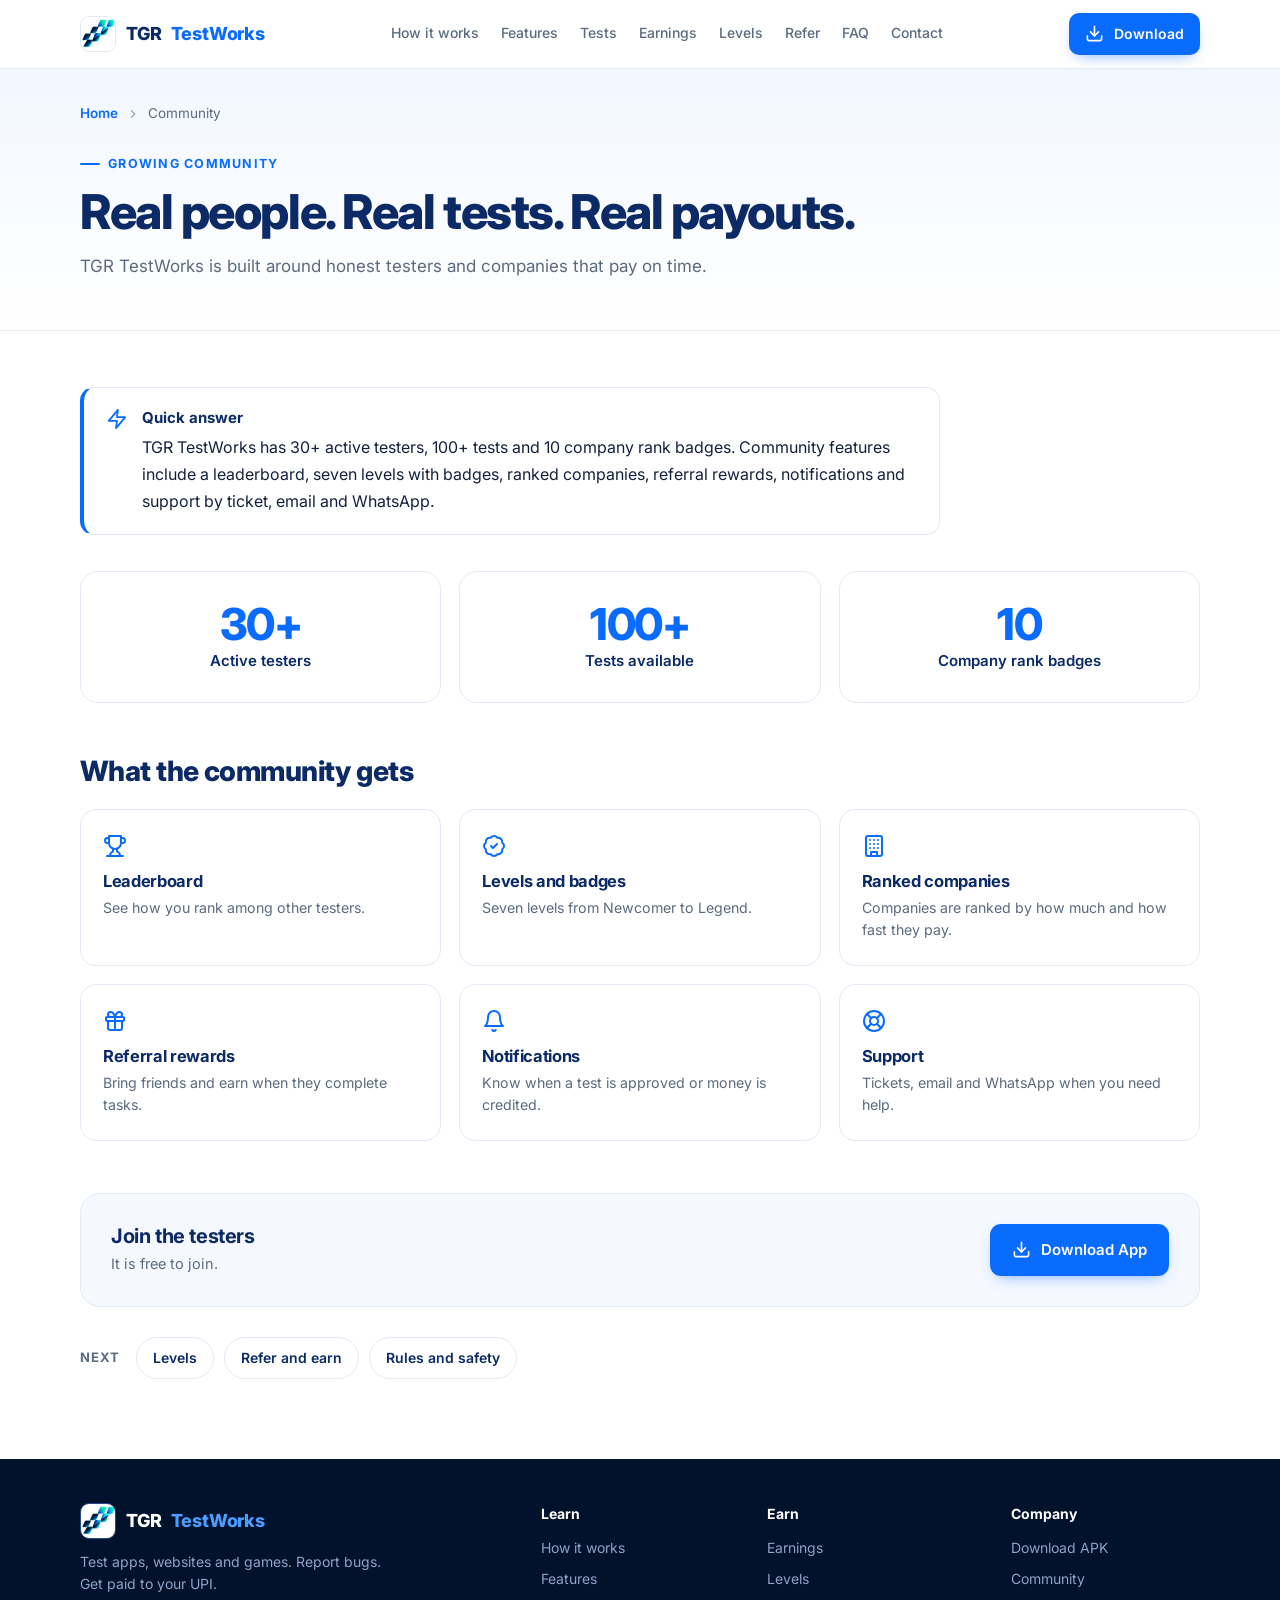
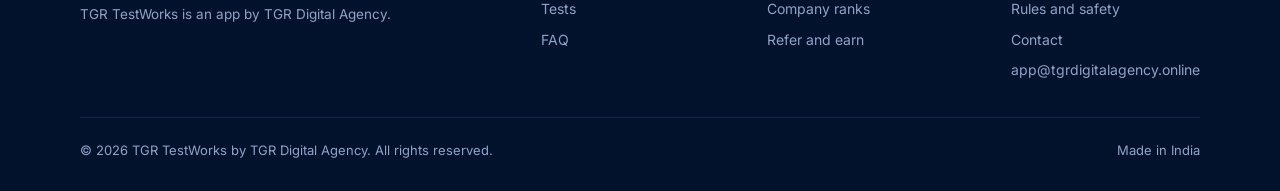
<file: community.html>
<!doctype html>
<html lang="en-IN">
<head>
<meta charset="utf-8">
<meta name="viewport" content="width=device-width, initial-scale=1">
<title>TGR TestWorks Community – Real Testers, Real Payouts</title>
<meta name="description" content="Join the TGR TestWorks community: 30+ active testers, 100+ tests, a leaderboard, levels, ranked companies, referral rewards and in-app support.">
<meta name="keywords" content="TGR TestWorks, TGR Digital Agency app, TGR Digital Agency earning app, TGR Digital Agency testing app, tester community, earning app community, app testers India, 30+ testers, real payouts earning app, testing community app, leaderboard testers, join testers, tester support WhatsApp, honest testers, ranked companies, refer community, testers India online, growing community, join earning app, trusted testing community">
<meta name="robots" content="index,follow,max-image-preview:large,max-snippet:-1,max-video-preview:-1">
<meta name="googlebot" content="index,follow,max-image-preview:large,max-snippet:-1,max-video-preview:-1">
<meta name="author" content="TGR Digital Agency">
<meta name="publisher" content="TGR Digital Agency">
<meta name="application-name" content="TGR TestWorks">
<meta name="apple-mobile-web-app-title" content="TGR TestWorks">
<meta name="generator" content="Hand-built static site">
<meta name="theme-color" content="#0A6CFF">
<meta name="msapplication-TileColor" content="#0A6CFF">
<meta name="referrer" content="strict-origin-when-cross-origin">
<meta name="geo.region" content="IN">
<meta name="geo.placename" content="India">
<meta name="language" content="English">
<meta name="rating" content="general">
<link rel="canonical" href="https://tgrdigitalagency.online/community.html">
<link rel="alternate" hreflang="en-IN" href="https://tgrdigitalagency.online/community.html">
<link rel="alternate" hreflang="x-default" href="https://tgrdigitalagency.online/community.html">
<meta property="og:type" content="website">
<meta property="og:site_name" content="TGR TestWorks">
<meta property="og:locale" content="en_IN">
<meta property="og:title" content="TGR TestWorks Community – Real Testers, Real Payouts">
<meta property="og:description" content="Join the TGR TestWorks community: 30+ active testers, 100+ tests, a leaderboard, levels, ranked companies, referral rewards and in-app support.">
<meta property="og:url" content="https://tgrdigitalagency.online/community.html">
<meta property="og:image" content="https://tgrdigitalagency.online/assets/img/og-community.jpg">
<meta property="og:image:secure_url" content="https://tgrdigitalagency.online/assets/img/og-community.jpg">
<meta property="og:image:type" content="image/jpeg">
<meta property="og:image:width" content="1200">
<meta property="og:image:height" content="630">
<meta property="og:image:alt" content="TGR TestWorks tester community">
<meta name="twitter:card" content="summary_large_image">
<meta name="twitter:title" content="TGR TestWorks Community – Real Testers, Real Payouts">
<meta name="twitter:description" content="Join the TGR TestWorks community: 30+ active testers, 100+ tests, a leaderboard, levels, ranked companies, referral rewards and in-app support.">
<meta name="twitter:image" content="https://tgrdigitalagency.online/assets/img/og-community.jpg">
<meta name="twitter:image:alt" content="TGR TestWorks tester community">
<link rel="icon" href="/favicon.ico" sizes="any">
<link rel="icon" type="image/png" sizes="32x32" href="/favicon-32x32.png">
<link rel="icon" type="image/png" sizes="16x16" href="/favicon-16x16.png">
<link rel="apple-touch-icon" sizes="180x180" href="/apple-touch-icon.png">
<link rel="manifest" href="/site.webmanifest">
<link rel="sitemap" type="application/xml" title="Sitemap" href="sitemap.xml">
<link rel="alternate" type="text/plain" title="LLM site summary" href="llms.txt">
<link rel="preconnect" href="https://fonts.googleapis.com">
<link rel="preconnect" href="https://fonts.gstatic.com" crossorigin>
<link href="https://fonts.googleapis.com/css2?family=Inter:wght@400;500;600;700;800&amp;display=swap" rel="stylesheet">
<style>

:root{--blue:#0A6CFF;--blue-d:#0757D1;--navy:#0B2A66;--navy-d:#031A3D;--teal:#00E5C3;--ink:#14213D;--body:#5B6B7F;--hint:#9AA7B8;--line:#E3EAF5;--bg:#F5F8FE;--soft:#EAF2FF;--green:#12A150}
*{box-sizing:border-box;margin:0;padding:0}
[hidden]{display:none!important}
html{scroll-behavior:smooth;scroll-padding-top:80px}
body{font-family:'Inter',system-ui,-apple-system,'Segoe UI',Roboto,sans-serif;color:var(--ink);background:#fff;line-height:1.6;-webkit-font-smoothing:antialiased;font-size:16px}
img{max-width:100%;height:auto;display:block}
a{color:inherit;text-decoration:none}
button{font:inherit;cursor:pointer;border:0;background:none;color:inherit}
.wrap{max-width:1160px;margin:0 auto;padding:0 20px}
.ico{width:1em;height:1em;stroke:currentColor;fill:none;stroke-width:2;stroke-linecap:round;stroke-linejoin:round;flex:none}
section{padding:84px 0}
.eyebrow{display:inline-flex;align-items:center;gap:8px;font-size:12.5px;font-weight:700;letter-spacing:.1em;text-transform:uppercase;color:var(--blue)}
.eyebrow::before{content:"";width:20px;height:2px;background:currentColor;border-radius:2px}
h1,h2,h3{color:var(--navy);letter-spacing:-.02em;line-height:1.15}
h2{font-size:clamp(27px,3.6vw,38px);font-weight:800;margin:10px 0 12px}
.lead{color:var(--body);font-size:17px;max-width:640px}
.head{margin-bottom:40px;display:flex;justify-content:space-between;align-items:flex-end;gap:24px;flex-wrap:wrap}
.head.center{display:block;text-align:center}.head.center .lead{margin:0 auto}.head.center .eyebrow::before{display:none}
.more{display:inline-flex;align-items:center;gap:8px;font-weight:600;font-size:15px;color:var(--blue);white-space:nowrap}
.more .ico{transition:.2s}.more:hover .ico{transform:translateX(4px)}
.btn{display:inline-flex;align-items:center;gap:10px;font-weight:600;font-size:15px;padding:14px 22px;border-radius:11px;transition:.18s}
.btn .ico{font-size:19px}
.btn-primary{background:var(--blue);color:#fff;box-shadow:0 6px 16px -8px rgba(10,108,255,.7)}
.btn-primary:hover{background:var(--blue-d);transform:translateY(-1px)}
.btn-line{border:1.5px solid var(--line);color:var(--navy);background:#fff}
.btn-line:hover{border-color:var(--blue);color:var(--blue)}
.btn-white{background:#fff;color:var(--navy)}
.btn-wa{background:#1FA855;color:#fff}.btn-wa:hover{background:#188a45}

header{position:sticky;top:0;z-index:50;background:rgba(255,255,255,.96);backdrop-filter:blur(8px);border-bottom:1px solid var(--line)}
.nav{display:flex;align-items:center;justify-content:space-between;height:68px;gap:20px}
.brand{display:flex;align-items:center;gap:10px;font-weight:800;color:var(--navy);font-size:18px;letter-spacing:-.01em;white-space:nowrap}
.brand img{width:36px;height:36px;border-radius:9px;border:1px solid var(--line)}
.brand span{color:var(--blue)}
.links{display:flex;gap:22px;font-size:14px;font-weight:500;color:var(--body)}
.links a{padding:6px 0;border-bottom:2px solid transparent}
.links a:hover{color:var(--blue)}.links a.on{color:var(--blue);border-color:var(--blue)}
.nav .btn{padding:10px 16px;font-size:14px;border-radius:10px}
.burger{display:none;font-size:24px;color:var(--navy)}
@media(max-width:1020px){
  .links{position:absolute;top:68px;left:0;right:0;background:#fff;flex-direction:column;gap:0;padding:6px 20px 14px;border-bottom:1px solid var(--line);display:none}
  .links.open{display:flex}.links a{padding:12px 0;border-bottom:1px solid var(--line)}
  .burger{display:block}.nav .btn{display:none}
}

/* hero */
.hero{padding:60px 0 70px;background:linear-gradient(180deg,#F2F7FF,#fff);border-bottom:1px solid var(--line);overflow:hidden}
.hero-grid{display:grid;grid-template-columns:1.05fr .95fr;gap:40px;align-items:center}
.pill{display:inline-flex;align-items:center;gap:8px;background:#fff;border:1px solid var(--line);border-radius:99px;padding:6px 14px 6px 8px;font-size:13px;font-weight:600;color:var(--navy);margin-bottom:22px}
.pill i{display:grid;place-items:center;width:22px;height:22px;border-radius:50%;background:var(--green);color:#fff;font-size:12px}
.hero h1{font-size:clamp(35px,5.2vw,58px);font-weight:800;line-height:1.05;letter-spacing:-.035em}
.hero h1 em{font-style:normal;color:var(--blue)}
.hero p.lead{margin:20px 0 28px;font-size:18px}
.cta{display:flex;flex-wrap:wrap;gap:12px}
.meta{display:flex;flex-wrap:wrap;gap:8px 22px;margin-top:22px;font-size:13.5px;color:var(--body)}
.meta span{display:inline-flex;align-items:center;gap:7px}.meta .ico{color:var(--green);font-size:16px}
.hero-art{position:relative;height:560px}
.phone{position:absolute;width:250px;border-radius:38px;padding:8px;background:#0B1630;box-shadow:0 30px 60px -24px rgba(11,42,102,.45),0 0 0 1.5px #2A3A63 inset}
.phone img{border-radius:30px;width:100%;background:#fff}
.phone.a{left:6%;top:48px;transform:rotate(-4deg);z-index:1}
.phone.b{right:4%;top:0;z-index:2;transform:rotate(3deg)}
.float{position:absolute;z-index:3;background:#fff;border:1px solid var(--line);border-radius:14px;padding:10px 14px;display:flex;align-items:center;gap:10px;font-size:13px;box-shadow:0 14px 30px -14px rgba(11,42,102,.35)}
.float b{display:block;color:var(--navy);font-size:15px;line-height:1.2}.float small{color:var(--body);font-size:12px}
.float img{width:34px;height:34px;object-fit:contain}
.float .ic{width:36px;height:36px;border-radius:10px;display:grid;place-items:center;font-size:19px;background:#E5F7EC;color:var(--green)}
.float.f1{left:-2%;bottom:70px}.float.f2{right:-1%;bottom:20px}
@media(max-width:940px){.hero-grid{grid-template-columns:1fr}.hero-art{height:520px;max-width:520px;margin:10px auto 0;width:100%}}
@media(max-width:480px){.phone{width:200px}.hero-art{height:430px}.float{display:none}}

.stats-grid{display:grid;grid-template-columns:repeat(4,1fr);border-bottom:1px solid var(--line)}
.stat{padding:28px 20px;display:flex;gap:14px;align-items:center;border-right:1px solid var(--line)}
.stat:last-child{border-right:0}
.stat .ic{width:46px;height:46px;border-radius:12px;background:var(--soft);color:var(--blue);display:grid;place-items:center;font-size:23px;flex:none}
.stat b{display:block;font-size:26px;color:var(--navy);font-weight:800;line-height:1.1;letter-spacing:-.02em}
.stat>div>span{font-size:13.5px;color:var(--body)}
@media(max-width:860px){.stats-grid{grid-template-columns:1fr 1fr}.stat:nth-child(2){border-right:0}.stat:nth-child(-n+2){border-bottom:1px solid var(--line)}}
@media(max-width:420px){.stat{padding:20px 12px;gap:10px}.stat b{font-size:22px}.stat .ic{width:38px;height:38px;font-size:19px}}

.bg-soft{background:var(--bg);border-top:1px solid var(--line);border-bottom:1px solid var(--line)}

/* compact how */
.mini-steps{display:grid;grid-template-columns:repeat(4,1fr);border:1px solid var(--line);border-radius:18px;overflow:hidden;background:#fff}
.ms{padding:26px 24px;border-right:1px solid var(--line);position:relative}
.ms:last-child{border-right:0}
.ms .n{font-size:13px;font-weight:700;color:var(--blue);letter-spacing:.08em}
.ms .ico{font-size:26px;color:var(--navy);margin:14px 0 12px;display:block}
.ms h3{font-size:17px;margin-bottom:5px}.ms p{font-size:14px;color:var(--body);line-height:1.5}
@media(max-width:900px){.mini-steps{grid-template-columns:1fr 1fr}.ms:nth-child(2){border-right:0}.ms:nth-child(-n+2){border-bottom:1px solid var(--line)}}
@media(max-width:520px){.mini-steps{grid-template-columns:1fr}.ms{border-right:0!important;border-bottom:1px solid var(--line)}.ms:last-child{border-bottom:0}}

/* compact features */
.feat-split{display:grid;grid-template-columns:.8fr 1.2fr;gap:36px;align-items:center}
.feat-art{background:#fff;border:1px solid var(--line);border-radius:20px;padding:12px;overflow:hidden}
.feat-art img{border-radius:12px;width:100%}
.flist{display:grid;grid-template-columns:1fr 1fr;gap:6px 28px}
.fi{display:flex;gap:14px;padding:16px 0;border-bottom:1px solid var(--line)}
.fi .ico{font-size:22px;color:var(--blue);margin-top:3px}
.fi b{display:block;color:var(--navy);font-size:15.5px;line-height:1.3}.fi span{font-size:13.8px;color:var(--body);line-height:1.5;display:block;margin-top:2px}
@media(max-width:940px){.feat-split{grid-template-columns:1fr}.flist{grid-template-columns:1fr}}

/* slider */
.slider-wrap{position:relative}
.slider{overflow-x:auto;scrollbar-width:none;-ms-overflow-style:none;cursor:grab;user-select:none;-webkit-user-select:none;-webkit-mask-image:linear-gradient(90deg,transparent,#000 5%,#000 95%,transparent);mask-image:linear-gradient(90deg,transparent,#000 5%,#000 95%,transparent);padding:8px 0}
.slider::-webkit-scrollbar{display:none}
.slider.drag{cursor:grabbing}
.strack{display:flex;gap:28px;width:max-content;padding:0 14px}
.slide{width:230px;flex:none;text-align:center}
.slide .phone{position:relative;width:100%;transform:none}
.slide img{-webkit-user-drag:none;pointer-events:none}
.slide h3{font-size:16px;margin:18px 0 2px}.slide p{font-size:13.5px;color:var(--body)}
.arrows{display:flex;gap:10px;justify-content:center;margin-top:26px}
.arrow{width:46px;height:46px;border-radius:50%;border:1.5px solid var(--line);background:#fff;display:grid;place-items:center;font-size:20px;color:var(--navy);transition:.2s}
.arrow:hover{border-color:var(--blue);color:var(--blue)}

/* test cards */
.chips{display:flex;gap:8px;flex-wrap:wrap;margin-bottom:22px}
.chip{display:inline-flex;align-items:center;gap:8px;padding:9px 16px;border-radius:99px;border:1.5px solid var(--line);background:#fff;font-size:14px;font-weight:600;color:var(--navy)}
.chip .ico{font-size:16px}.chip.on{background:var(--navy);border-color:var(--navy);color:#fff}
.list{display:grid;grid-template-columns:repeat(3,1fr);gap:18px}
.job{background:#fff;border:1px solid var(--line);border-radius:16px;overflow:hidden;display:flex;flex-direction:column}
.job-top{display:flex;gap:14px;padding:20px 20px 14px;align-items:flex-start}
.job-logo{width:50px;height:50px;border-radius:13px;display:grid;place-items:center;font-size:25px;flex:none;color:#fff}
.job h3{font-size:16px}.job .co{font-size:13px;color:var(--body);margin-top:2px}
.tags{display:flex;gap:7px;flex-wrap:wrap;padding:0 20px 18px}
.tag{display:inline-flex;align-items:center;gap:6px;font-size:12.5px;font-weight:600;padding:5px 10px;border-radius:99px}
.tag .ico{font-size:13px}
.t-plat{background:var(--soft);color:var(--blue)}.t-kind{background:#F1EAFE;color:#6D3BD2}.t-pay{background:#E5F7EC;color:#0E7D3D}
.job-foot{margin-top:auto;border-top:1px solid var(--line);padding:12px 20px;display:flex;justify-content:space-between;align-items:center;font-size:13px;color:var(--body)}
.job-foot b{color:var(--blue);font-weight:600;display:inline-flex;align-items:center;gap:4px}
.job.live{border-color:#BFE5CF}.job.live .job-foot{background:#F0FAF4;color:#0E7D3D;font-weight:600}
.note{margin-top:20px;font-size:13.5px;color:var(--body);display:flex;gap:8px;align-items:flex-start}
.note .ico{margin-top:3px;color:var(--blue)}
@media(max-width:940px){.list{grid-template-columns:1fr 1fr}}@media(max-width:560px){.list{grid-template-columns:1fr}}

/* dark */
.dark{background:var(--navy-d);color:#C9D6EE}
.dark h2,.dark h3{color:#fff}.dark .lead{color:#A9BAD8}.dark .eyebrow{color:var(--teal)}
.dark .more{color:#7FB2FF}
.earn{display:grid;grid-template-columns:1fr 1fr;gap:56px;align-items:center}
.flow{display:grid;margin-top:26px}
.flow div{display:flex;gap:16px;padding-bottom:20px;position:relative}
.flow div:not(:last-child)::before{content:"";position:absolute;left:19px;top:42px;bottom:2px;width:2px;background:#1E3A73}
.flow i{width:40px;height:40px;border-radius:50%;background:#0F2C63;border:1.5px solid #27498F;color:var(--teal);display:grid;place-items:center;font-size:18px;flex:none;font-style:normal}
.flow b{display:block;color:#fff;font-size:16px;margin-bottom:2px}.flow span{font-size:14px;color:#A9BAD8}
.panel{background:#0B2557;border:1px solid #1B3A78;border-radius:20px;padding:26px}
.rule{display:flex;align-items:center;gap:16px;padding-bottom:20px;border-bottom:1px solid #1B3A78;margin-bottom:20px}
.rule .rico{width:54px;height:54px;border-radius:14px;background:var(--blue);display:grid;place-items:center;font-size:27px;color:#fff}
.rule small{color:#9FB3D6;font-size:13px}.rule b{display:block;font-size:34px;color:#fff;letter-spacing:-.02em;line-height:1.1}
.upi-title{font-size:12.5px;color:#9FB3D6;margin-bottom:12px;font-weight:700;letter-spacing:.08em;text-transform:uppercase}
.upilogos{display:grid;grid-template-columns:repeat(4,1fr);gap:10px;margin-bottom:12px}
.upilogos div{background:#fff;border-radius:14px;padding:12px 6px 10px;text-align:center;font-size:12px;font-weight:600;color:var(--navy)}
.upilogos img{width:44px;height:44px;border-radius:11px;margin:0 auto 6px}
.upis{display:flex;flex-wrap:wrap;gap:8px}
.upis span{padding:7px 13px;border-radius:10px;background:#0F2C63;border:1px solid #234583;color:#fff;font-size:13px;font-weight:500}
@media(max-width:900px){.earn{grid-template-columns:1fr;gap:36px}}

/* badge strips */
.bstrip{display:grid;grid-template-columns:repeat(7,1fr);gap:14px}
.bcard{text-align:center;background:#fff;border:1px solid var(--line);border-radius:16px;padding:22px 8px 16px}
.bcard img{width:76px;height:76px;object-fit:contain;margin:0 auto 10px}
.bcard b{display:block;font-size:14.5px;color:var(--navy)}.bcard small{font-size:12px;color:var(--body)}
@media(max-width:1000px){.bstrip{grid-template-columns:repeat(4,1fr)}}@media(max-width:560px){.bstrip{grid-template-columns:repeat(2,1fr)}}
.rstrip{display:grid;grid-template-columns:repeat(10,1fr);gap:10px}
.rcard{text-align:center}
.rcard img{width:100%;max-width:110px;margin:0 auto 6px}
.rcard b{display:block;font-size:12.5px;color:var(--navy);line-height:1.25}
@media(max-width:1000px){.rstrip{grid-template-columns:repeat(5,1fr)}}@media(max-width:520px){.rstrip{grid-template-columns:repeat(2,1fr)}}

/* refer */
.refer{background:var(--blue);border-radius:24px;color:#fff;display:grid;grid-template-columns:1.1fr .9fr;gap:30px;align-items:center;overflow:hidden;position:relative}
.refer .txt{padding:48px 0 48px 48px}
.refer h2{color:#fff;margin-top:12px}.refer .eyebrow{color:#fff}
.refer p{color:#D6E5FF;margin-bottom:24px;max-width:480px}
.refer .art{padding:20px 28px 20px 0}
.refer .art img{border-radius:16px;box-shadow:0 20px 40px -20px rgba(0,0,0,.4)}
@media(max-width:860px){.refer{grid-template-columns:1fr}.refer .txt{padding:32px 24px 8px}.refer .art{padding:8px 24px 28px}}

/* community */
.comm{display:grid;grid-template-columns:.9fr 1.1fr;gap:56px;align-items:center}
.big{background:#fff;border:1px solid var(--line);border-radius:24px;padding:40px;text-align:center}
.big .num{font-size:clamp(64px,10vw,96px);font-weight:800;color:var(--blue);letter-spacing:-.05em;line-height:1}
.big p{color:var(--navy);font-weight:600;font-size:18px;margin-top:6px}
.big small{color:var(--body);font-size:14px;display:block;margin-top:4px}
.pts{display:grid;gap:18px}
.pt{display:flex;gap:16px}
.pt .ic{width:44px;height:44px;border-radius:11px;background:var(--soft);color:var(--blue);display:grid;place-items:center;font-size:22px;flex:none}
.pt b{display:block;color:var(--navy);font-size:16.5px}.pt span{font-size:14.5px;color:var(--body)}
@media(max-width:900px){.comm{grid-template-columns:1fr;gap:32px}}

/* cards generic */
.grid3{display:grid;grid-template-columns:repeat(3,1fr);gap:18px}
.grid2{display:grid;grid-template-columns:repeat(2,1fr);gap:18px}
@media(max-width:900px){.grid3{grid-template-columns:1fr 1fr}}@media(max-width:600px){.grid3,.grid2{grid-template-columns:1fr}}
.card{background:#fff;border:1px solid var(--line);border-radius:16px;padding:24px 22px}
.card .ico{font-size:24px;color:var(--blue);margin-bottom:14px;display:block}
.card h3{font-size:16.5px;margin-bottom:6px}.card p{font-size:14.2px;color:var(--body);line-height:1.55}

/* faq */
.faq{max-width:780px;margin:0 auto;display:grid;gap:10px}
.faq details{background:#fff;border:1px solid var(--line);border-radius:14px;padding:0 22px}
.faq summary{list-style:none;cursor:pointer;display:flex;justify-content:space-between;align-items:center;gap:16px;padding:18px 0;font-weight:600;color:var(--navy);font-size:16px}
.faq summary::-webkit-details-marker{display:none}
.faq summary .ico{transition:.2s;color:var(--blue);font-size:20px}
.faq details[open] summary .ico{transform:rotate(180deg)}.faq details[open]{border-color:#BBD3FA}
.faq p{padding:0 0 20px;color:var(--body);font-size:15px}

.final{background:var(--navy-d);color:#fff;text-align:center;padding:84px 0}
.final img{width:74px;height:74px;border-radius:18px;margin:0 auto 22px;border:1px solid #27498F}
.final h2{color:#fff;font-size:clamp(28px,4.4vw,44px);margin-top:0}
.final p{color:#A9BAD8;max-width:520px;margin:0 auto 28px}
.final .cta{justify-content:center}
footer{background:#02122C;color:#8FA3C7;padding:44px 0 30px;font-size:14px}
.fgrid{display:flex;justify-content:space-between;gap:32px;flex-wrap:wrap;padding-bottom:28px;border-bottom:1px solid #12274F}
footer .brand{color:#fff}footer .brand img{border-color:#27498F}
footer p{max-width:320px;margin-top:12px;line-height:1.55}
footer .col b{display:block;color:#fff;font-size:14px;margin-bottom:12px}
footer .col a{display:block;margin-bottom:8px}footer .col a:hover{color:#fff}
.copy{padding-top:22px;display:flex;justify-content:space-between;flex-wrap:wrap;gap:8px;font-size:13px}

.sticky{display:none}
@media(max-width:700px){
  section{padding:60px 0}
  .sticky{display:flex;position:fixed;left:12px;right:12px;bottom:12px;z-index:60;transform:translateY(120%);transition:.3s}
  .sticky.show{transform:none}
  .sticky .btn{width:100%;justify-content:center;box-shadow:0 12px 30px -8px rgba(10,108,255,.7)}
  footer{padding-bottom:90px}
}
.reveal{opacity:0;transform:translateY(16px);transition:.6s ease}.reveal.in{opacity:1;transform:none}

/* ===== detail pages ===== */
.page:not([hidden]){animation:pg .35s ease}
@keyframes pg{from{opacity:0;transform:translateY(8px)}to{opacity:1;transform:none}}
.phead{background:linear-gradient(180deg,#F2F7FF,#fff);border-bottom:1px solid var(--line);padding:34px 0 50px}
.crumb{display:flex;align-items:center;gap:8px;font-size:13.5px;color:var(--body);margin-bottom:22px}
.crumb a{color:var(--blue);font-weight:600}.crumb .ico{font-size:14px;color:var(--hint)}
.phead-grid{display:grid;grid-template-columns:1.3fr .7fr;gap:40px;align-items:center}
.phead h1{font-size:clamp(32px,4.6vw,48px);font-weight:800;letter-spacing:-.03em;margin:10px 0 14px}
.phead .art img{max-height:240px;margin-left:auto;object-fit:contain}
.phead.nophoto .phead-grid{grid-template-columns:1fr}
@media(max-width:800px){.phead-grid{grid-template-columns:1fr}.phead .art{display:none}}
.pbody{padding:56px 20px 20px}
.pbody section,.blk{padding:0 0 52px}
.blk h2{font-size:clamp(22px,2.8vw,28px);margin:0 0 6px}
.blk>.lead{font-size:15.5px;margin-bottom:24px}
.blk>h2+.grid3,.blk>h2+.grid2,.blk>h2+.rows{margin-top:22px}
.rows{display:grid;gap:0;border:1px solid var(--line);border-radius:16px;overflow:hidden;background:#fff}
.row{display:grid;grid-template-columns:56px 1fr;gap:18px;padding:22px 24px;border-bottom:1px solid var(--line)}
.row:last-child{border-bottom:0}
.row .num{width:40px;height:40px;border-radius:50%;background:var(--blue);color:#fff;font-weight:700;display:grid;place-items:center;font-size:15px}
.row h3{font-size:17px;margin-bottom:4px}.row p,.row li{font-size:14.5px;color:var(--body)}
.row ul{padding-left:18px;margin-top:6px}
.split{display:grid;grid-template-columns:1fr 1fr;gap:36px;align-items:center}
.split.rev>:first-child{order:2}
.split .shot-img{display:flex;justify-content:center}
.split .phone{position:relative;transform:none;width:250px}
@media(max-width:800px){.split{grid-template-columns:1fr}.split.rev>:first-child{order:0}}
.ticks{list-style:none;display:grid;gap:10px;margin-top:12px}
.ticks li{display:flex;gap:10px;font-size:15px;color:var(--ink)}
.ticks .ico{color:var(--green);margin-top:5px;flex:none}
.callout{display:flex;gap:14px;background:var(--soft);border:1px solid #CFE0FB;border-radius:14px;padding:16px 18px;font-size:14.5px;color:var(--navy)}
.callout .ico{font-size:22px;color:var(--blue);margin-top:2px}
.pcta{background:var(--bg);border:1px solid var(--line);border-radius:20px;padding:30px;display:flex;justify-content:space-between;align-items:center;gap:20px;flex-wrap:wrap;margin-bottom:30px}
.pcta h3{font-size:20px}.pcta p{color:var(--body);font-size:14.5px;margin-top:4px}
.related{display:flex;flex-wrap:wrap;gap:10px;margin-bottom:60px;align-items:center}
.related b{font-size:13px;color:var(--body);margin-right:6px;text-transform:uppercase;letter-spacing:.08em}
.related a{padding:9px 16px;border:1.5px solid var(--line);border-radius:99px;font-size:14px;font-weight:600;color:var(--navy);background:#fff}
.related a:hover{border-color:var(--blue);color:var(--blue)}
.bigbadges{display:grid;grid-template-columns:repeat(3,1fr);gap:18px}
.bb{background:#fff;border:1px solid var(--line);border-radius:18px;padding:26px 22px;display:flex;gap:18px;align-items:center}
.bb img{width:92px;height:92px;object-fit:contain;flex:none}
.bb b{display:block;font-size:17px;color:var(--navy)}.bb small{display:block;color:var(--blue);font-weight:600;font-size:13px;margin:2px 0 4px}.bb p{font-size:13.5px;color:var(--body);line-height:1.5}
@media(max-width:900px){.bigbadges{grid-template-columns:1fr 1fr}}@media(max-width:600px){.bigbadges{grid-template-columns:1fr}}
.rank-list{display:grid;gap:14px}
.rk{display:grid;grid-template-columns:110px 1fr;gap:22px;align-items:center;background:#fff;border:1px solid var(--line);border-radius:18px;padding:18px 24px}
.rk img{width:100px;margin:0 auto}
.rk b{font-size:18px;color:var(--navy);display:block}.rk small{font-size:13px;font-weight:600;display:block;margin:1px 0 5px}.rk p{font-size:14.5px;color:var(--body)}
@media(max-width:560px){.rk{grid-template-columns:80px 1fr;gap:14px;padding:14px}.rk img{width:76px}}
.contact-grid{display:grid;grid-template-columns:repeat(3,1fr);gap:18px}
@media(max-width:800px){.contact-grid{grid-template-columns:1fr}}
.cc{background:#fff;border:1px solid var(--line);border-radius:18px;padding:26px;display:flex;flex-direction:column;gap:6px}
.cc .ico{font-size:28px;color:var(--blue);margin-bottom:10px}
.cc b{font-size:17px;color:var(--navy)}.cc span{font-size:14.5px;color:var(--body);word-break:break-word}.cc .btn{margin-top:14px;align-self:flex-start;padding:11px 18px;font-size:14px}
.statbox{display:grid;grid-template-columns:repeat(3,1fr);gap:18px}
@media(max-width:700px){.statbox{grid-template-columns:1fr}}
.sb{background:#fff;border:1px solid var(--line);border-radius:18px;padding:28px;text-align:center}
.sb b{display:block;font-size:44px;font-weight:800;color:var(--blue);letter-spacing:-.03em;line-height:1.1}.sb span{color:var(--navy);font-weight:600;font-size:15px}
@media(prefers-reduced-motion:reduce){.reveal{opacity:1;transform:none;transition:none}html{scroll-behavior:auto}.page:not([hidden]){animation:none}}

/* ===== multi-page additions ===== */
.skip{position:absolute;left:-9999px;top:8px;background:#fff;color:var(--navy);padding:10px 16px;border-radius:10px;z-index:200;font-weight:700;box-shadow:0 8px 24px rgba(0,0,0,.2)}
.skip:focus{left:12px}
:focus-visible{outline:3px solid var(--blue);outline-offset:2px;border-radius:6px}
.links a.on{color:var(--blue)}
.quick{display:flex;gap:14px;align-items:flex-start;background:#fff;border:1px solid var(--line);border-left:4px solid var(--blue);border-radius:14px;padding:18px 22px;margin:0 0 36px;max-width:860px}
.quick .ico{font-size:22px;color:var(--blue);flex:none;margin-top:2px}
.quick b{display:block;color:var(--navy);font-size:15px;margin-bottom:4px}
.quick p{color:var(--ink);font-size:16px;line-height:1.7;margin:0}
.bg-soft .quick{max-width:none;margin-bottom:28px}
.facts{display:grid;grid-template-columns:repeat(4,1fr);gap:1px;background:var(--line);border:1px solid var(--line);border-radius:16px;overflow:hidden;margin:0}
.facts>div{background:#fff;padding:16px 20px}
.facts dt{font-size:13.5px;color:var(--body)}
.facts dd{font-weight:700;color:var(--navy);margin:2px 0 0;font-size:16px}
.phead .art .phone{width:210px;margin-left:auto}
.phead .art .phone img{max-height:250px;height:250px;width:100%;margin:0;box-shadow:none;object-fit:cover;object-position:top}
.totop{position:fixed;right:16px;bottom:16px;width:44px;height:44px;border-radius:50%;border:0;background:var(--navy);color:#fff;display:grid;place-items:center;cursor:pointer;opacity:0;pointer-events:none;transition:.25s;z-index:55;box-shadow:0 8px 22px -6px rgba(11,42,102,.6)}
.totop.show{opacity:1;pointer-events:auto}
.totop .ico{width:20px;height:20px}
@media(max-width:760px){.totop{bottom:76px}}
@media(max-width:900px){.facts{grid-template-columns:repeat(2,1fr)}}
.facts.c3{grid-template-columns:repeat(3,1fr)}
@media(max-width:900px){.facts.c3{grid-template-columns:repeat(2,1fr)}}
body[data-nosticky] .sticky{display:none!important}

</style>
<noscript><style>.reveal{opacity:1!important;transform:none!important}</style></noscript>
<script type="application/ld+json">{"@context":"https://schema.org","@graph":[{"@type":"Organization","@id":"https://tgrdigitalagency.online/#organization","name":"TGR Digital Agency","url":"https://tgrdigitalagency.online/","logo":{"@type":"ImageObject","url":"https://tgrdigitalagency.online/assets/img/logo-512.png","width":512,"height":512},"email":"app@tgrdigitalagency.online","telephone":"+918941801033","contactPoint":[{"@type":"ContactPoint","contactType":"customer support","telephone":"+918941801033","email":"app@tgrdigitalagency.online","areaServed":"IN","availableLanguage":["English","Hindi"]}]},{"@type":"WebSite","@id":"https://tgrdigitalagency.online/#website","url":"https://tgrdigitalagency.online/","name":"TGR TestWorks","description":"Free Android app by TGR Digital Agency to test apps, websites and games, report bugs and earn rewards withdrawable to UPI.","publisher":{"@id":"https://tgrdigitalagency.online/#organization"},"inLanguage":"en-IN"},{"@type":"WebPage","@id":"https://tgrdigitalagency.online/community.html#webpage","url":"https://tgrdigitalagency.online/community.html","name":"TGR TestWorks Community – Real Testers, Real Payouts","description":"Join the TGR TestWorks community: 30+ active testers, 100+ tests, a leaderboard, levels, ranked companies, referral rewards and in-app support.","inLanguage":"en-IN","isPartOf":{"@id":"https://tgrdigitalagency.online/#website"},"about":{"@id":"https://tgrdigitalagency.online/#app"},"publisher":{"@id":"https://tgrdigitalagency.online/#organization"},"primaryImageOfPage":{"@type":"ImageObject","url":"https://tgrdigitalagency.online/assets/img/og-community.jpg","width":1200,"height":630},"datePublished":"2026-11-22","dateModified":"2026-11-22","keywords":"TGR TestWorks, TGR Digital Agency app, TGR Digital Agency earning app, TGR Digital Agency testing app, tester community, earning app community, app testers India, 30+ testers, real payouts earning app, testing community app, leaderboard testers, join testers, tester support WhatsApp, honest testers, ranked companies, refer community, testers India online, growing community, join earning app, trusted testing community","speakable":{"@type":"SpeakableSpecification","cssSelector":[".quick p","h1"]},"breadcrumb":{"@id":"https://tgrdigitalagency.online/community.html#breadcrumb"}},{"@type":"BreadcrumbList","@id":"https://tgrdigitalagency.online/community.html#breadcrumb","itemListElement":[{"@type":"ListItem","position":1,"name":"Home","item":"https://tgrdigitalagency.online/"},{"@type":"ListItem","position":2,"name":"Community","item":"https://tgrdigitalagency.online/community.html"}]}]}</script>
</head>
<body>
<a class="skip" href="#content">Skip to content</a>
<svg width="0" height="0" style="position:absolute" aria-hidden="true">
 <symbol id="i-download" viewBox="0 0 24 24"><path d="M21 15v4a2 2 0 0 1-2 2H5a2 2 0 0 1-2-2v-4"/><polyline points="7 10 12 15 17 10"/><line x1="12" y1="15" x2="12" y2="3"/></symbol>
 <symbol id="i-shield" viewBox="0 0 24 24"><path d="M12 22s8-4 8-10V5l-8-3-8 3v7c0 6 8 10 8 10z"/><path d="m9 12 2 2 4-4"/></symbol>
 <symbol id="i-wallet" viewBox="0 0 24 24"><path d="M19 7V4a1 1 0 0 0-1-1H5a2 2 0 0 0 0 4h15a1 1 0 0 1 1 1v4h-3a2 2 0 0 0 0 4h3a1 1 0 0 0 1-1v-2a1 1 0 0 0-1-1"/><path d="M3 5v14a2 2 0 0 0 2 2h15a1 1 0 0 0 1-1v-4"/></symbol>
 <symbol id="i-bug" viewBox="0 0 24 24"><path d="m8 2 1.88 1.88"/><path d="M14.12 3.88 16 2"/><path d="M9 7.13v-1a3.003 3.003 0 1 1 6 0v1"/><path d="M12 20c-3.3 0-6-2.7-6-6v-3a4 4 0 0 1 4-4h4a4 4 0 0 1 4 4v3c0 3.3-2.7 6-6 6"/><path d="M12 20v-9"/><path d="M6.53 9C4.6 8.8 3 7.1 3 5"/><path d="M6 13H2"/><path d="M3 21c0-2.1 1.7-3.9 3.8-4"/><path d="M20.97 5c0 2.1-1.6 3.8-3.5 4"/><path d="M22 13h-4"/><path d="M17.2 17c2.1.1 3.8 1.9 3.8 4"/></symbol>
 <symbol id="i-compass" viewBox="0 0 24 24"><circle cx="12" cy="12" r="10"/><polygon points="16.24 7.76 14.12 14.12 7.76 16.24 9.88 9.88 16.24 7.76"/></symbol>
 <symbol id="i-users" viewBox="0 0 24 24"><path d="M16 21v-2a4 4 0 0 0-4-4H6a4 4 0 0 0-4 4v2"/><circle cx="9" cy="7" r="4"/><path d="M22 21v-2a4 4 0 0 0-3-3.87"/><path d="M16 3.13a4 4 0 0 1 0 7.75"/></symbol>
 <symbol id="i-gift" viewBox="0 0 24 24"><rect x="3" y="8" width="18" height="4" rx="1"/><path d="M12 8v13"/><path d="M19 12v7a2 2 0 0 1-2 2H7a2 2 0 0 1-2-2v-7"/><path d="M7.5 8a2.5 2.5 0 0 1 0-5A4.8 8 0 0 1 12 8a4.8 8 0 0 1 4.5-5 2.5 2.5 0 0 1 0 5"/></symbol>
 <symbol id="i-trophy" viewBox="0 0 24 24"><path d="M6 9H4.5a2.5 2.5 0 0 1 0-5H6"/><path d="M18 9h1.5a2.5 2.5 0 0 0 0-5H18"/><path d="M4 22h16"/><path d="M10 14.66V17c0 .55-.47.98-.97 1.21C7.85 18.75 7 20.24 7 22"/><path d="M14 14.66V17c0 .55.47.98.97 1.21C16.15 18.75 17 20.24 17 22"/><path d="M18 2H6v7a6 6 0 0 0 12 0V2Z"/></symbol>
 <symbol id="i-bell" viewBox="0 0 24 24"><path d="M6 8a6 6 0 0 1 12 0c0 7 3 9 3 9H3s3-2 3-9"/><path d="M10.3 21a1.94 1.94 0 0 0 3.4 0"/></symbol>
 <symbol id="i-phone" viewBox="0 0 24 24"><rect x="5" y="2" width="14" height="20" rx="2"/><path d="M12 18h.01"/></symbol>
 <symbol id="i-globe" viewBox="0 0 24 24"><circle cx="12" cy="12" r="10"/><path d="M2 12h20"/><path d="M12 2a15.3 15.3 0 0 1 4 10 15.3 15.3 0 0 1-4 10 15.3 15.3 0 0 1-4-10 15.3 15.3 0 0 1 4-10z"/></symbol>
 <symbol id="i-gamepad" viewBox="0 0 24 24"><line x1="6" x2="10" y1="12" y2="12"/><line x1="8" x2="8" y1="10" y2="14"/><line x1="15" x2="15.01" y1="13" y2="13"/><line x1="18" x2="18.01" y1="11" y2="11"/><rect width="20" height="12" x="2" y="6" rx="2"/></symbol>
 <symbol id="i-monitor" viewBox="0 0 24 24"><rect width="20" height="14" x="2" y="3" rx="2"/><line x1="8" x2="16" y1="21" y2="21"/><line x1="12" x2="12" y1="17" y2="21"/></symbol>
 <symbol id="i-check" viewBox="0 0 24 24"><path d="M20 6 9 17l-5-5"/></symbol>
 <symbol id="i-lock" viewBox="0 0 24 24"><rect width="18" height="11" x="3" y="11" rx="2"/><path d="M7 11V7a5 5 0 0 1 10 0v4"/></symbol>
 <symbol id="i-zap" viewBox="0 0 24 24"><path d="M13 2 3 14h9l-1 8 10-12h-9l1-8z"/></symbol>
 <symbol id="i-clock" viewBox="0 0 24 24"><circle cx="12" cy="12" r="10"/><polyline points="12 6 12 12 16 14"/></symbol>
 <symbol id="i-support" viewBox="0 0 24 24"><circle cx="12" cy="12" r="10"/><circle cx="12" cy="12" r="4"/><path d="m4.93 4.93 4.24 4.24"/><path d="m14.83 9.17 4.24-4.24"/><path d="m14.83 14.83 4.24 4.24"/><path d="m9.17 14.83-4.24 4.24"/></symbol>
 <symbol id="i-arrow" viewBox="0 0 24 24"><path d="M5 12h14"/><path d="m12 5 7 7-7 7"/></symbol>
 <symbol id="i-down" viewBox="0 0 24 24"><path d="m6 9 6 6 6-6"/></symbol>
 <symbol id="i-file" viewBox="0 0 24 24"><path d="M14.5 2H6a2 2 0 0 0-2 2v16a2 2 0 0 0 2 2h12a2 2 0 0 0 2-2V7.5L14.5 2z"/><polyline points="14 2 14 8 20 8"/><line x1="8" y1="13" x2="16" y2="13"/><line x1="8" y1="17" x2="13" y2="17"/></symbol>
 <symbol id="i-badge" viewBox="0 0 24 24"><path d="M3.85 8.62a4 4 0 0 1 4.78-4.77 4 4 0 0 1 6.74 0 4 4 0 0 1 4.78 4.78 4 4 0 0 1 0 6.74 4 4 0 0 1-4.77 4.78 4 4 0 0 1-6.75 0 4 4 0 0 1-4.78-4.77 4 4 0 0 1 0-6.76Z"/><path d="m9 12 2 2 4-4"/></symbol>
 <symbol id="i-ticket" viewBox="0 0 24 24"><path d="M2 9a3 3 0 0 1 0 6v2a2 2 0 0 0 2 2h16a2 2 0 0 0 2-2v-2a3 3 0 0 1 0-6V7a2 2 0 0 0-2-2H4a2 2 0 0 0-2 2Z"/><path d="M13 5v2"/><path d="M13 17v2"/><path d="M13 11v2"/></symbol>
 <symbol id="i-building" viewBox="0 0 24 24"><rect width="16" height="20" x="4" y="2" rx="2"/><path d="M9 22v-4h6v4"/><path d="M8 6h.01M16 6h.01M12 6h.01M12 10h.01M12 14h.01M16 10h.01M16 14h.01M8 10h.01M8 14h.01"/></symbol>
 <symbol id="i-rupee" viewBox="0 0 24 24"><path d="M6 3h12"/><path d="M6 8h12"/><path d="m6 13 8.5 8"/><path d="M6 13h3"/><path d="M9 13c6.667 0 6.667-10 0-10"/></symbol>
 <symbol id="i-menu" viewBox="0 0 24 24"><line x1="4" y1="7" x2="20" y2="7"/><line x1="4" y1="12" x2="20" y2="12"/><line x1="4" y1="17" x2="20" y2="17"/></symbol>
 <symbol id="i-x" viewBox="0 0 24 24"><path d="M18 6 6 18"/><path d="m6 6 12 12"/></symbol>
 <symbol id="i-search" viewBox="0 0 24 24"><circle cx="11" cy="11" r="8"/><path d="m21 21-4.3-4.3"/></symbol>
 <symbol id="i-userplus" viewBox="0 0 24 24"><path d="M16 21v-2a4 4 0 0 0-4-4H6a4 4 0 0 0-4 4v2"/><circle cx="9" cy="7" r="4"/><line x1="19" x2="19" y1="8" y2="14"/><line x1="22" x2="16" y1="11" y2="11"/></symbol>
 <symbol id="i-clip" viewBox="0 0 24 24"><rect width="8" height="4" x="8" y="2" rx="1"/><path d="M16 4h2a2 2 0 0 1 2 2v14a2 2 0 0 1-2 2H6a2 2 0 0 1-2-2V6a2 2 0 0 1 2-2h2"/><path d="m9 14 2 2 4-4"/></symbol>
 <symbol id="i-device" viewBox="0 0 24 24"><rect width="14" height="20" x="5" y="2" rx="2"/><path d="m9 12 2 2 4-4"/></symbol>
 <symbol id="i-eye" viewBox="0 0 24 24"><path d="M2 12s3.6-7 10-7 10 7 10 7-3.6 7-10 7S2 12 2 12z"/><circle cx="12" cy="12" r="3"/></symbol>
 <symbol id="i-left" viewBox="0 0 24 24"><path d="m15 18-6-6 6-6"/></symbol>
 <symbol id="i-right" viewBox="0 0 24 24"><path d="m9 18 6-6-6-6"/></symbol>
 <symbol id="i-chat" viewBox="0 0 24 24"><path d="M7.9 20A9 9 0 1 0 4 16.1L2 22Z"/></symbol>
 <symbol id="i-call" viewBox="0 0 24 24"><path d="M22 16.92v3a2 2 0 0 1-2.18 2 19.79 19.79 0 0 1-8.63-3.07 19.5 19.5 0 0 1-6-6 19.79 19.79 0 0 1-3.07-8.67A2 2 0 0 1 4.11 2h3a2 2 0 0 1 2 1.72 12.84 12.84 0 0 0 .7 2.81 2 2 0 0 1-.45 2.11L8.09 9.91a16 16 0 0 0 6 6l1.27-1.27a2 2 0 0 1 2.11-.45 12.84 12.84 0 0 0 2.81.7A2 2 0 0 1 22 16.92z"/></symbol>
 <symbol id="i-mail" viewBox="0 0 24 24"><rect width="20" height="16" x="2" y="4" rx="2"/><path d="m22 7-8.97 5.7a1.94 1.94 0 0 1-2.06 0L2 7"/></symbol>
 <symbol id="i-key" viewBox="0 0 24 24"><circle cx="7.5" cy="15.5" r="5.5"/><path d="m21 2-9.6 9.6"/><path d="m15.5 7.5 3 3L22 7l-3-3"/></symbol>
 <symbol id="i-history" viewBox="0 0 24 24"><path d="M3 12a9 9 0 1 0 9-9 9.75 9.75 0 0 0-6.74 2.74L3 8"/><path d="M3 3v5h5"/><path d="M12 7v5l4 2"/></symbol>
 <symbol id="i-user" viewBox="0 0 24 24"><path d="M19 21v-2a4 4 0 0 0-4-4H9a4 4 0 0 0-4 4v2"/><circle cx="12" cy="7" r="4"/></symbol>
<symbol id="i-up" viewBox="0 0 24 24"><path d="m18 15-6-6-6 6"/></symbol></svg>
<header><div class="wrap nav"><a href="index.html" class="brand" aria-label="TGR TestWorks home"><img src="/assets/img/icon.webp" alt="TGR TestWorks logo" width="128" height="128" fetchpriority="high"> TGR <span>TestWorks</span></a><nav class="links" id="links" aria-label="Main"><a href="how-it-works.html">How it works</a><a href="features.html">Features</a><a href="tests.html">Tests</a><a href="earnings.html">Earnings</a><a href="levels.html">Levels</a><a href="refer-and-earn.html">Refer</a><a href="faq.html">FAQ</a><a href="contact.html">Contact</a></nav><a class="btn btn-primary" href="download.html"><svg class="ico" aria-hidden="true"><use href="#i-download"/></svg> Download</a><button class="burger" id="burger" aria-label="Menu" aria-expanded="false"><svg class="ico" aria-hidden="true"><use href="#i-menu"/></svg></button></div></header>
<main id="content">
<article class="page" id="page-community">
 <div class="phead nophoto"><div class="wrap phead-grid"><div>
  <div class="crumb"><a href="index.html">Home</a><svg class="ico"><use href="#i-right"/></svg>Community</div>
  <span class="eyebrow">Growing community</span><h1>Real people. Real tests. Real payouts.</h1><p class="lead">TGR TestWorks is built around honest testers and companies that pay on time.</p></div></div></div>
 <div class="wrap pbody"><div class="quick"><svg class="ico" aria-hidden="true"><use href="#i-zap"/></svg><div><b>Quick answer</b><p>TGR TestWorks has 30+ active testers, 100+ tests and 10 company rank badges. Community features include a leaderboard, seven levels with badges, ranked companies, referral rewards, notifications and support by ticket, email and WhatsApp.</p></div></div>
  <div class="blk"><div class="statbox"><div class="sb"><b>30+</b><span>Active testers</span></div><div class="sb"><b>100+</b><span>Tests available</span></div><div class="sb"><b>10</b><span>Company rank badges</span></div></div></div>
  <div class="blk"><h2>What the community gets</h2><div class="grid3">
   <div class="card"><svg class="ico"><use href="#i-trophy"/></svg><h3>Leaderboard</h3><p>See how you rank among other testers.</p></div>
   <div class="card"><svg class="ico"><use href="#i-badge"/></svg><h3>Levels and badges</h3><p>Seven levels from Newcomer to Legend.</p></div>
   <div class="card"><svg class="ico"><use href="#i-building"/></svg><h3>Ranked companies</h3><p>Companies are ranked by how much and how fast they pay.</p></div>
   <div class="card"><svg class="ico"><use href="#i-gift"/></svg><h3>Referral rewards</h3><p>Bring friends and earn when they complete tasks.</p></div>
   <div class="card"><svg class="ico"><use href="#i-bell"/></svg><h3>Notifications</h3><p>Know when a test is approved or money is credited.</p></div>
   <div class="card"><svg class="ico"><use href="#i-support"/></svg><h3>Support</h3><p>Tickets, email and WhatsApp when you need help.</p></div></div></div>
  <div class="pcta"><div><h3>Join the testers</h3><p>It is free to join.</p></div><a class="btn btn-primary" href="app.apk" download><svg class="ico"><use href="#i-download"/></svg>Download App</a></div>
  <div class="related"><b>Next</b><a href="levels.html">Levels</a><a href="refer-and-earn.html">Refer and earn</a><a href="rules-and-safety.html">Rules and safety</a></div>
 </div>
</article>
</main>
<footer><div class="wrap"><div class="fgrid"><div><a class="brand" href="index.html"><img src="/assets/img/icon.webp" alt="TGR TestWorks logo" width="128" height="128" loading="lazy" decoding="async"> TGR <span style="color:#4D9BFF">TestWorks</span></a><p>Test apps, websites and games. Report bugs. Get paid to your UPI.</p><p style="margin-top:10px;font-size:13.5px">TGR TestWorks is an app by TGR Digital Agency.</p></div><div class="col"><b>Learn</b><a href="how-it-works.html">How it works</a><a href="features.html">Features</a><a href="tests.html">Tests</a><a href="faq.html">FAQ</a></div><div class="col"><b>Earn</b><a href="earnings.html">Earnings</a><a href="levels.html">Levels</a><a href="company-ranks.html">Company ranks</a><a href="refer-and-earn.html">Refer and earn</a></div><div class="col"><b>Company</b><a href="download.html">Download APK</a><a href="community.html">Community</a><a href="rules-and-safety.html">Rules and safety</a><a href="contact.html">Contact</a><a href="mailto:app@tgrdigitalagency.online">app@tgrdigitalagency.online</a></div></div><div class="copy"><span>© <span id="yr">2026</span> TGR TestWorks by TGR Digital Agency. All rights reserved.</span><span>Made in India</span></div></div></footer>
<div class="sticky" id="sticky"><a class="btn btn-primary" href="app.apk" download><svg class="ico" aria-hidden="true"><use href="#i-download"/></svg> Download App</a></div><button class="totop" id="totop" aria-label="Back to top"><svg class="ico" aria-hidden="true"><use href="#i-up"/></svg></button><script>
(function(){
'use strict';
var $=function(s,c){return (c||document).querySelector(s)};
var yr=$('#yr');if(yr)yr.textContent=new Date().getFullYear();

// mobile menu
var links=$('#links'),burger=$('#burger');
if(burger&&links){burger.addEventListener('click',function(){var o=links.classList.toggle('open');burger.setAttribute('aria-expanded',o)})}

// reveal + counters
if('IntersectionObserver' in window){
 var io=new IntersectionObserver(function(es){es.forEach(function(e){if(e.isIntersecting){e.target.classList.add('in');io.unobserve(e.target)}})},{threshold:.1});
 document.querySelectorAll('.reveal').forEach(function(el){io.observe(el)});
 document.querySelectorAll('[data-count]').forEach(function(el){var end=+el.dataset.count,done=false;
  new IntersectionObserver(function(es,o){if(es[0].isIntersecting&&!done){done=true;var t0=performance.now();(function tick(t){var p=Math.min((t-t0)/1100,1);el.textContent=Math.round(end*(1-Math.pow(1-p,3)));if(p<1)requestAnimationFrame(tick)})(t0);o.disconnect()}}).observe(el)});
}else{document.querySelectorAll('.reveal').forEach(function(el){el.classList.add('in')})}

// test filter chips
var chips=document.querySelectorAll('#chips .chip');
chips.forEach(function(c){c.addEventListener('click',function(){chips.forEach(function(x){x.classList.remove('on')});c.classList.add('on');var f=c.dataset.f;
 document.querySelectorAll('#listAll .job').forEach(function(j){j.style.display=(f==='all'||j.dataset.t===f)?'':'none'})})});

// screenshot slider (home)
(function(){
 var sc=$('#slider'),tr=$('#strack');if(!sc||!tr)return;
 var n=tr.children.length;
 [].slice.call(tr.children).forEach(function(k){var c=k.cloneNode(true);c.setAttribute('aria-hidden','true');tr.appendChild(c)});
 var all=[].slice.call(tr.children);all.forEach(function(k){var c=k.cloneNode(true);c.setAttribute('aria-hidden','true');tr.appendChild(c)});
 function H(){return tr.children[n].offsetLeft-tr.children[0].offsetLeft}
 var pos=0,last=0,hold=false,drag=false,sx=0,ss=0,timer=null,reduce=window.matchMedia('(prefers-reduced-motion: reduce)').matches;
 function start(){sc.scrollLeft=H();pos=sc.scrollLeft}
 window.addEventListener('load',start);start();
 function wrap(){var h=H();if(sc.scrollLeft>=2*h){sc.scrollLeft-=h}else if(sc.scrollLeft<h*0.5){sc.scrollLeft+=h}pos=sc.scrollLeft}
 sc.addEventListener('scroll',function(){if(Math.abs(sc.scrollLeft-pos)>2){pos=sc.scrollLeft}wrap()},{passive:true});
 function pause(ms){hold=true;clearTimeout(timer);timer=setTimeout(function(){hold=false},ms)}
 sc.addEventListener('mouseenter',function(){hold=true;clearTimeout(timer)});
 sc.addEventListener('mouseleave',function(){if(!drag)pause(600)});
 sc.addEventListener('touchstart',function(){hold=true;clearTimeout(timer)},{passive:true});
 sc.addEventListener('touchend',function(){pause(2500)},{passive:true});
 sc.addEventListener('wheel',function(){pause(2000)},{passive:true});
 sc.addEventListener('pointerdown',function(e){if(e.pointerType!=='mouse')return;drag=true;sx=e.clientX;ss=sc.scrollLeft;sc.classList.add('drag');sc.setPointerCapture(e.pointerId)});
 sc.addEventListener('pointermove',function(e){if(!drag)return;sc.scrollLeft=ss-(e.clientX-sx);pos=sc.scrollLeft});
 function up(){if(!drag)return;drag=false;sc.classList.remove('drag');pause(1500)}
 sc.addEventListener('pointerup',up);sc.addEventListener('pointercancel',up);
 function step(t){var dt=Math.min((t-last)/1000,0.1);last=t;if(!reduce&&!hold&&!drag){pos+=45*dt;sc.scrollLeft=pos;wrap()}requestAnimationFrame(step)}
 requestAnimationFrame(function(t){last=t;step(t)});
 function by(d){pause(3000);sc.scrollBy({left:d,behavior:'smooth'})}
 var pv=$('#prev'),nx=$('#next');if(pv)pv.onclick=function(){by(-258)};if(nx)nx.onclick=function(){by(258)};
})();

// sticky download bar + back to top
var st=$('#sticky'),tt=$('#totop'),tgt=$('#download')||$('.pcta');
function onScroll(){
 var y=window.scrollY||0;
 if(st){var d=tgt?tgt.getBoundingClientRect().top:1e9;st.classList.toggle('show',y>600&&d>innerHeight*0.8)}
 if(tt)tt.classList.toggle('show',y>900);
}
addEventListener('scroll',onScroll,{passive:true});onScroll();
if(tt)tt.addEventListener('click',function(){window.scrollTo({top:0,behavior:'smooth'})});
})();

</script>
</body>
</html>
</file>
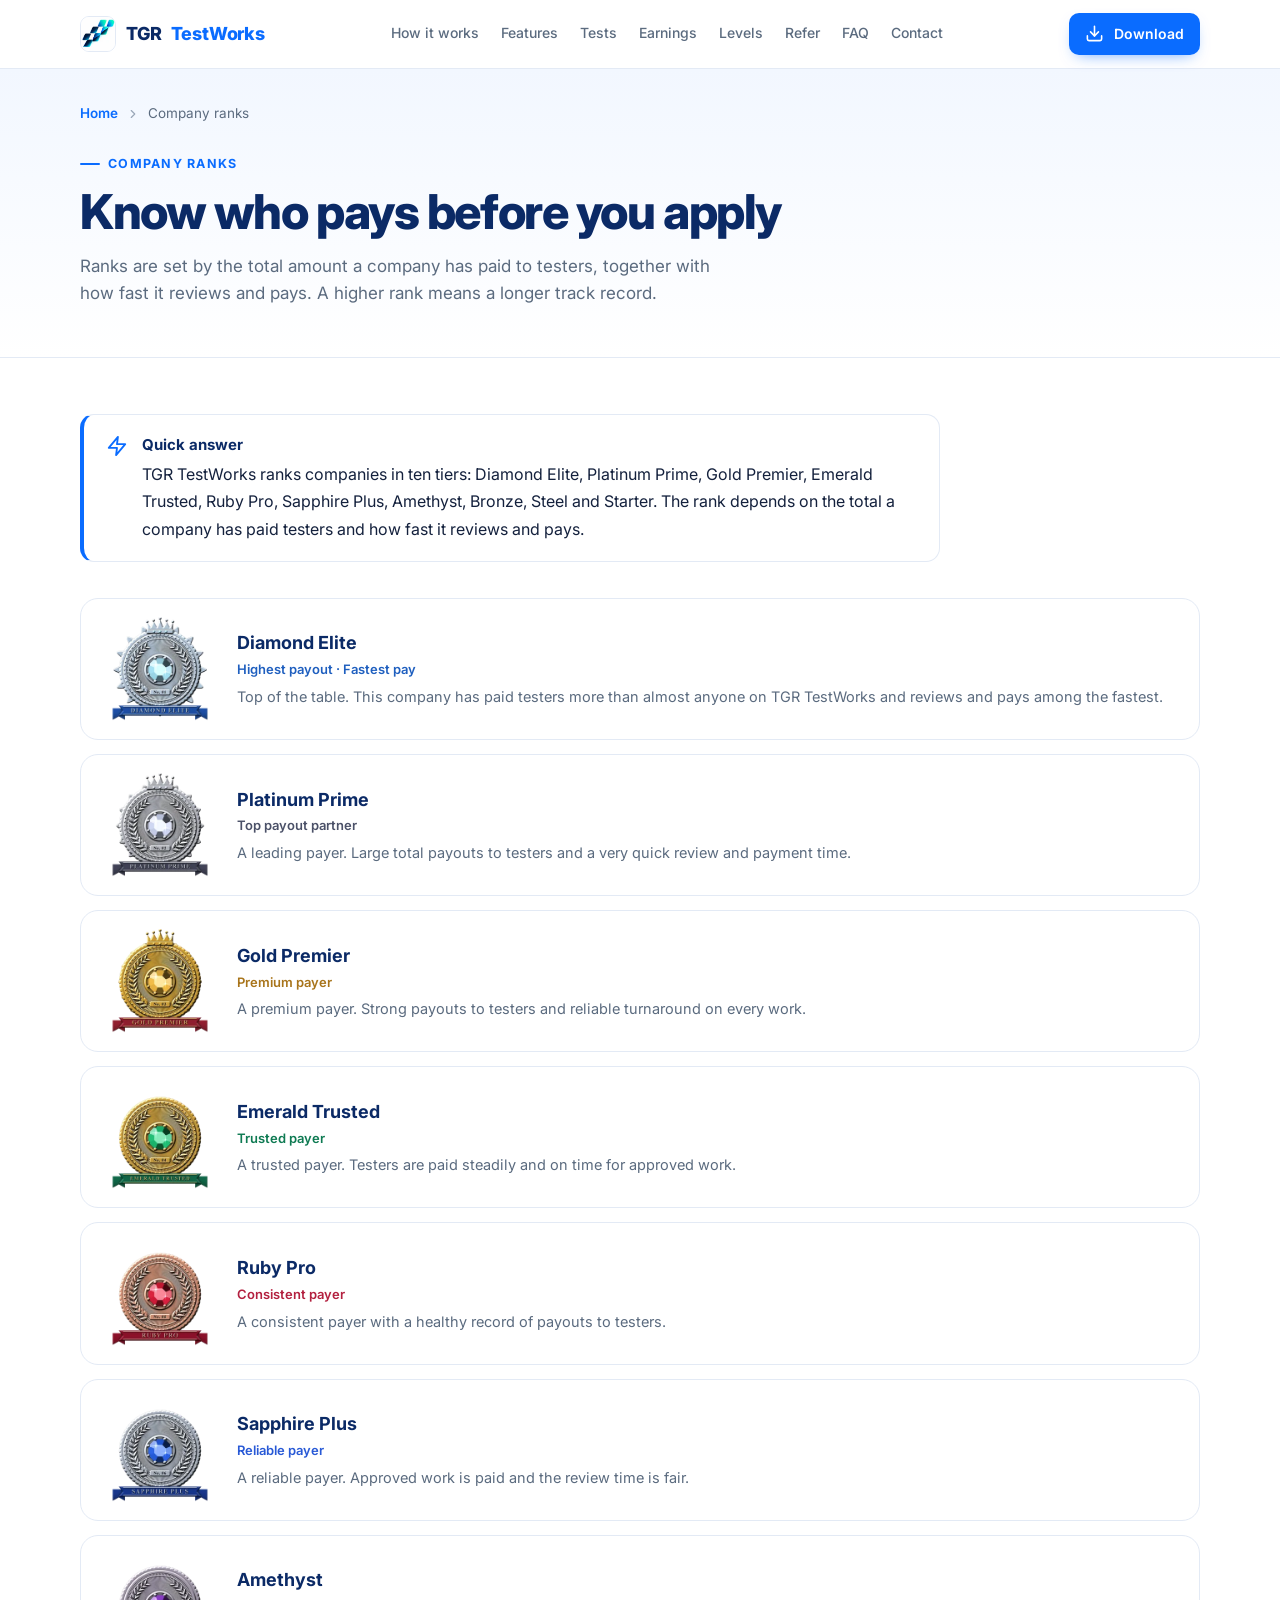
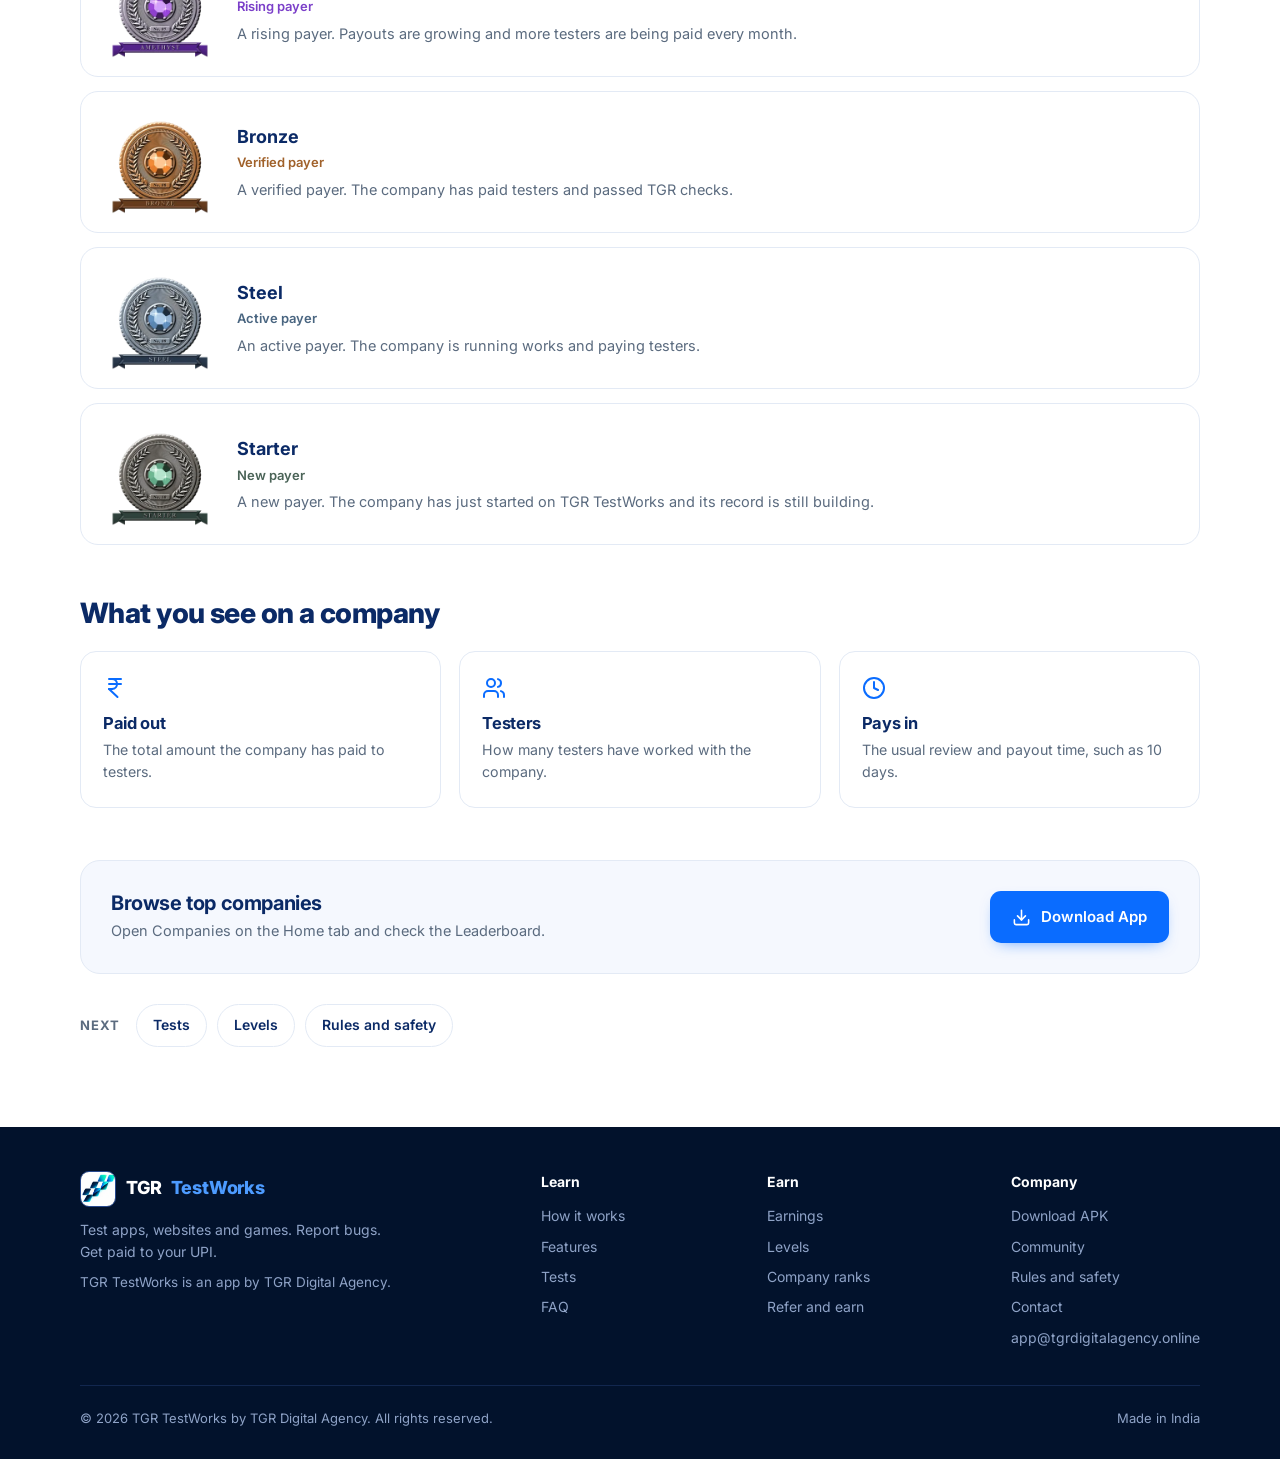
<file: company-ranks.html>
<!doctype html>
<html lang="en-IN">
<head>
<meta charset="utf-8">
<meta name="viewport" content="width=device-width, initial-scale=1">
<title>Company Ranks – Know Who Pays Testers | TGR TestWorks</title>
<meta name="description" content="Check TGR TestWorks company ranks, from Starter to Diamond Elite. Ranks reflect what a company has paid testers and how fast it reviews and pays.">
<meta name="keywords" content="TGR TestWorks, TGR Digital Agency app, TGR Digital Agency earning app, TGR Digital Agency testing app, company ranks, trusted companies earning app, Diamond Elite rank, Platinum Prime, Gold Premier, Emerald Trusted, Ruby Pro, Sapphire Plus, company payout rank, which company pays testers, fast paying companies, company leaderboard, tester payout time, trusted payer badge, ranked companies app, check company before applying">
<meta name="robots" content="index,follow,max-image-preview:large,max-snippet:-1,max-video-preview:-1">
<meta name="googlebot" content="index,follow,max-image-preview:large,max-snippet:-1,max-video-preview:-1">
<meta name="author" content="TGR Digital Agency">
<meta name="publisher" content="TGR Digital Agency">
<meta name="application-name" content="TGR TestWorks">
<meta name="apple-mobile-web-app-title" content="TGR TestWorks">
<meta name="generator" content="Hand-built static site">
<meta name="theme-color" content="#0A6CFF">
<meta name="msapplication-TileColor" content="#0A6CFF">
<meta name="referrer" content="strict-origin-when-cross-origin">
<meta name="geo.region" content="IN">
<meta name="geo.placename" content="India">
<meta name="language" content="English">
<meta name="rating" content="general">
<link rel="canonical" href="https://tgrdigitalagency.online/company-ranks.html">
<link rel="alternate" hreflang="en-IN" href="https://tgrdigitalagency.online/company-ranks.html">
<link rel="alternate" hreflang="x-default" href="https://tgrdigitalagency.online/company-ranks.html">
<meta property="og:type" content="website">
<meta property="og:site_name" content="TGR TestWorks">
<meta property="og:locale" content="en_IN">
<meta property="og:title" content="Company Ranks – Know Who Pays Testers | TGR TestWorks">
<meta property="og:description" content="Check TGR TestWorks company ranks, from Starter to Diamond Elite. Ranks reflect what a company has paid testers and how fast it reviews and pays.">
<meta property="og:url" content="https://tgrdigitalagency.online/company-ranks.html">
<meta property="og:image" content="https://tgrdigitalagency.online/assets/img/og-ranks.jpg">
<meta property="og:image:secure_url" content="https://tgrdigitalagency.online/assets/img/og-ranks.jpg">
<meta property="og:image:type" content="image/jpeg">
<meta property="og:image:width" content="1200">
<meta property="og:image:height" content="630">
<meta property="og:image:alt" content="TGR TestWorks company rank badges from Starter to Diamond Elite">
<meta name="twitter:card" content="summary_large_image">
<meta name="twitter:title" content="Company Ranks – Know Who Pays Testers | TGR TestWorks">
<meta name="twitter:description" content="Check TGR TestWorks company ranks, from Starter to Diamond Elite. Ranks reflect what a company has paid testers and how fast it reviews and pays.">
<meta name="twitter:image" content="https://tgrdigitalagency.online/assets/img/og-ranks.jpg">
<meta name="twitter:image:alt" content="TGR TestWorks company rank badges from Starter to Diamond Elite">
<link rel="icon" href="/favicon.ico" sizes="any">
<link rel="icon" type="image/png" sizes="32x32" href="/favicon-32x32.png">
<link rel="icon" type="image/png" sizes="16x16" href="/favicon-16x16.png">
<link rel="apple-touch-icon" sizes="180x180" href="/apple-touch-icon.png">
<link rel="manifest" href="/site.webmanifest">
<link rel="sitemap" type="application/xml" title="Sitemap" href="sitemap.xml">
<link rel="alternate" type="text/plain" title="LLM site summary" href="llms.txt">
<link rel="preconnect" href="https://fonts.googleapis.com">
<link rel="preconnect" href="https://fonts.gstatic.com" crossorigin>
<link href="https://fonts.googleapis.com/css2?family=Inter:wght@400;500;600;700;800&amp;display=swap" rel="stylesheet">
<style>

:root{--blue:#0A6CFF;--blue-d:#0757D1;--navy:#0B2A66;--navy-d:#031A3D;--teal:#00E5C3;--ink:#14213D;--body:#5B6B7F;--hint:#9AA7B8;--line:#E3EAF5;--bg:#F5F8FE;--soft:#EAF2FF;--green:#12A150}
*{box-sizing:border-box;margin:0;padding:0}
[hidden]{display:none!important}
html{scroll-behavior:smooth;scroll-padding-top:80px}
body{font-family:'Inter',system-ui,-apple-system,'Segoe UI',Roboto,sans-serif;color:var(--ink);background:#fff;line-height:1.6;-webkit-font-smoothing:antialiased;font-size:16px}
img{max-width:100%;height:auto;display:block}
a{color:inherit;text-decoration:none}
button{font:inherit;cursor:pointer;border:0;background:none;color:inherit}
.wrap{max-width:1160px;margin:0 auto;padding:0 20px}
.ico{width:1em;height:1em;stroke:currentColor;fill:none;stroke-width:2;stroke-linecap:round;stroke-linejoin:round;flex:none}
section{padding:84px 0}
.eyebrow{display:inline-flex;align-items:center;gap:8px;font-size:12.5px;font-weight:700;letter-spacing:.1em;text-transform:uppercase;color:var(--blue)}
.eyebrow::before{content:"";width:20px;height:2px;background:currentColor;border-radius:2px}
h1,h2,h3{color:var(--navy);letter-spacing:-.02em;line-height:1.15}
h2{font-size:clamp(27px,3.6vw,38px);font-weight:800;margin:10px 0 12px}
.lead{color:var(--body);font-size:17px;max-width:640px}
.head{margin-bottom:40px;display:flex;justify-content:space-between;align-items:flex-end;gap:24px;flex-wrap:wrap}
.head.center{display:block;text-align:center}.head.center .lead{margin:0 auto}.head.center .eyebrow::before{display:none}
.more{display:inline-flex;align-items:center;gap:8px;font-weight:600;font-size:15px;color:var(--blue);white-space:nowrap}
.more .ico{transition:.2s}.more:hover .ico{transform:translateX(4px)}
.btn{display:inline-flex;align-items:center;gap:10px;font-weight:600;font-size:15px;padding:14px 22px;border-radius:11px;transition:.18s}
.btn .ico{font-size:19px}
.btn-primary{background:var(--blue);color:#fff;box-shadow:0 6px 16px -8px rgba(10,108,255,.7)}
.btn-primary:hover{background:var(--blue-d);transform:translateY(-1px)}
.btn-line{border:1.5px solid var(--line);color:var(--navy);background:#fff}
.btn-line:hover{border-color:var(--blue);color:var(--blue)}
.btn-white{background:#fff;color:var(--navy)}
.btn-wa{background:#1FA855;color:#fff}.btn-wa:hover{background:#188a45}

header{position:sticky;top:0;z-index:50;background:rgba(255,255,255,.96);backdrop-filter:blur(8px);border-bottom:1px solid var(--line)}
.nav{display:flex;align-items:center;justify-content:space-between;height:68px;gap:20px}
.brand{display:flex;align-items:center;gap:10px;font-weight:800;color:var(--navy);font-size:18px;letter-spacing:-.01em;white-space:nowrap}
.brand img{width:36px;height:36px;border-radius:9px;border:1px solid var(--line)}
.brand span{color:var(--blue)}
.links{display:flex;gap:22px;font-size:14px;font-weight:500;color:var(--body)}
.links a{padding:6px 0;border-bottom:2px solid transparent}
.links a:hover{color:var(--blue)}.links a.on{color:var(--blue);border-color:var(--blue)}
.nav .btn{padding:10px 16px;font-size:14px;border-radius:10px}
.burger{display:none;font-size:24px;color:var(--navy)}
@media(max-width:1020px){
  .links{position:absolute;top:68px;left:0;right:0;background:#fff;flex-direction:column;gap:0;padding:6px 20px 14px;border-bottom:1px solid var(--line);display:none}
  .links.open{display:flex}.links a{padding:12px 0;border-bottom:1px solid var(--line)}
  .burger{display:block}.nav .btn{display:none}
}

/* hero */
.hero{padding:60px 0 70px;background:linear-gradient(180deg,#F2F7FF,#fff);border-bottom:1px solid var(--line);overflow:hidden}
.hero-grid{display:grid;grid-template-columns:1.05fr .95fr;gap:40px;align-items:center}
.pill{display:inline-flex;align-items:center;gap:8px;background:#fff;border:1px solid var(--line);border-radius:99px;padding:6px 14px 6px 8px;font-size:13px;font-weight:600;color:var(--navy);margin-bottom:22px}
.pill i{display:grid;place-items:center;width:22px;height:22px;border-radius:50%;background:var(--green);color:#fff;font-size:12px}
.hero h1{font-size:clamp(35px,5.2vw,58px);font-weight:800;line-height:1.05;letter-spacing:-.035em}
.hero h1 em{font-style:normal;color:var(--blue)}
.hero p.lead{margin:20px 0 28px;font-size:18px}
.cta{display:flex;flex-wrap:wrap;gap:12px}
.meta{display:flex;flex-wrap:wrap;gap:8px 22px;margin-top:22px;font-size:13.5px;color:var(--body)}
.meta span{display:inline-flex;align-items:center;gap:7px}.meta .ico{color:var(--green);font-size:16px}
.hero-art{position:relative;height:560px}
.phone{position:absolute;width:250px;border-radius:38px;padding:8px;background:#0B1630;box-shadow:0 30px 60px -24px rgba(11,42,102,.45),0 0 0 1.5px #2A3A63 inset}
.phone img{border-radius:30px;width:100%;background:#fff}
.phone.a{left:6%;top:48px;transform:rotate(-4deg);z-index:1}
.phone.b{right:4%;top:0;z-index:2;transform:rotate(3deg)}
.float{position:absolute;z-index:3;background:#fff;border:1px solid var(--line);border-radius:14px;padding:10px 14px;display:flex;align-items:center;gap:10px;font-size:13px;box-shadow:0 14px 30px -14px rgba(11,42,102,.35)}
.float b{display:block;color:var(--navy);font-size:15px;line-height:1.2}.float small{color:var(--body);font-size:12px}
.float img{width:34px;height:34px;object-fit:contain}
.float .ic{width:36px;height:36px;border-radius:10px;display:grid;place-items:center;font-size:19px;background:#E5F7EC;color:var(--green)}
.float.f1{left:-2%;bottom:70px}.float.f2{right:-1%;bottom:20px}
@media(max-width:940px){.hero-grid{grid-template-columns:1fr}.hero-art{height:520px;max-width:520px;margin:10px auto 0;width:100%}}
@media(max-width:480px){.phone{width:200px}.hero-art{height:430px}.float{display:none}}

.stats-grid{display:grid;grid-template-columns:repeat(4,1fr);border-bottom:1px solid var(--line)}
.stat{padding:28px 20px;display:flex;gap:14px;align-items:center;border-right:1px solid var(--line)}
.stat:last-child{border-right:0}
.stat .ic{width:46px;height:46px;border-radius:12px;background:var(--soft);color:var(--blue);display:grid;place-items:center;font-size:23px;flex:none}
.stat b{display:block;font-size:26px;color:var(--navy);font-weight:800;line-height:1.1;letter-spacing:-.02em}
.stat>div>span{font-size:13.5px;color:var(--body)}
@media(max-width:860px){.stats-grid{grid-template-columns:1fr 1fr}.stat:nth-child(2){border-right:0}.stat:nth-child(-n+2){border-bottom:1px solid var(--line)}}
@media(max-width:420px){.stat{padding:20px 12px;gap:10px}.stat b{font-size:22px}.stat .ic{width:38px;height:38px;font-size:19px}}

.bg-soft{background:var(--bg);border-top:1px solid var(--line);border-bottom:1px solid var(--line)}

/* compact how */
.mini-steps{display:grid;grid-template-columns:repeat(4,1fr);border:1px solid var(--line);border-radius:18px;overflow:hidden;background:#fff}
.ms{padding:26px 24px;border-right:1px solid var(--line);position:relative}
.ms:last-child{border-right:0}
.ms .n{font-size:13px;font-weight:700;color:var(--blue);letter-spacing:.08em}
.ms .ico{font-size:26px;color:var(--navy);margin:14px 0 12px;display:block}
.ms h3{font-size:17px;margin-bottom:5px}.ms p{font-size:14px;color:var(--body);line-height:1.5}
@media(max-width:900px){.mini-steps{grid-template-columns:1fr 1fr}.ms:nth-child(2){border-right:0}.ms:nth-child(-n+2){border-bottom:1px solid var(--line)}}
@media(max-width:520px){.mini-steps{grid-template-columns:1fr}.ms{border-right:0!important;border-bottom:1px solid var(--line)}.ms:last-child{border-bottom:0}}

/* compact features */
.feat-split{display:grid;grid-template-columns:.8fr 1.2fr;gap:36px;align-items:center}
.feat-art{background:#fff;border:1px solid var(--line);border-radius:20px;padding:12px;overflow:hidden}
.feat-art img{border-radius:12px;width:100%}
.flist{display:grid;grid-template-columns:1fr 1fr;gap:6px 28px}
.fi{display:flex;gap:14px;padding:16px 0;border-bottom:1px solid var(--line)}
.fi .ico{font-size:22px;color:var(--blue);margin-top:3px}
.fi b{display:block;color:var(--navy);font-size:15.5px;line-height:1.3}.fi span{font-size:13.8px;color:var(--body);line-height:1.5;display:block;margin-top:2px}
@media(max-width:940px){.feat-split{grid-template-columns:1fr}.flist{grid-template-columns:1fr}}

/* slider */
.slider-wrap{position:relative}
.slider{overflow-x:auto;scrollbar-width:none;-ms-overflow-style:none;cursor:grab;user-select:none;-webkit-user-select:none;-webkit-mask-image:linear-gradient(90deg,transparent,#000 5%,#000 95%,transparent);mask-image:linear-gradient(90deg,transparent,#000 5%,#000 95%,transparent);padding:8px 0}
.slider::-webkit-scrollbar{display:none}
.slider.drag{cursor:grabbing}
.strack{display:flex;gap:28px;width:max-content;padding:0 14px}
.slide{width:230px;flex:none;text-align:center}
.slide .phone{position:relative;width:100%;transform:none}
.slide img{-webkit-user-drag:none;pointer-events:none}
.slide h3{font-size:16px;margin:18px 0 2px}.slide p{font-size:13.5px;color:var(--body)}
.arrows{display:flex;gap:10px;justify-content:center;margin-top:26px}
.arrow{width:46px;height:46px;border-radius:50%;border:1.5px solid var(--line);background:#fff;display:grid;place-items:center;font-size:20px;color:var(--navy);transition:.2s}
.arrow:hover{border-color:var(--blue);color:var(--blue)}

/* test cards */
.chips{display:flex;gap:8px;flex-wrap:wrap;margin-bottom:22px}
.chip{display:inline-flex;align-items:center;gap:8px;padding:9px 16px;border-radius:99px;border:1.5px solid var(--line);background:#fff;font-size:14px;font-weight:600;color:var(--navy)}
.chip .ico{font-size:16px}.chip.on{background:var(--navy);border-color:var(--navy);color:#fff}
.list{display:grid;grid-template-columns:repeat(3,1fr);gap:18px}
.job{background:#fff;border:1px solid var(--line);border-radius:16px;overflow:hidden;display:flex;flex-direction:column}
.job-top{display:flex;gap:14px;padding:20px 20px 14px;align-items:flex-start}
.job-logo{width:50px;height:50px;border-radius:13px;display:grid;place-items:center;font-size:25px;flex:none;color:#fff}
.job h3{font-size:16px}.job .co{font-size:13px;color:var(--body);margin-top:2px}
.tags{display:flex;gap:7px;flex-wrap:wrap;padding:0 20px 18px}
.tag{display:inline-flex;align-items:center;gap:6px;font-size:12.5px;font-weight:600;padding:5px 10px;border-radius:99px}
.tag .ico{font-size:13px}
.t-plat{background:var(--soft);color:var(--blue)}.t-kind{background:#F1EAFE;color:#6D3BD2}.t-pay{background:#E5F7EC;color:#0E7D3D}
.job-foot{margin-top:auto;border-top:1px solid var(--line);padding:12px 20px;display:flex;justify-content:space-between;align-items:center;font-size:13px;color:var(--body)}
.job-foot b{color:var(--blue);font-weight:600;display:inline-flex;align-items:center;gap:4px}
.job.live{border-color:#BFE5CF}.job.live .job-foot{background:#F0FAF4;color:#0E7D3D;font-weight:600}
.note{margin-top:20px;font-size:13.5px;color:var(--body);display:flex;gap:8px;align-items:flex-start}
.note .ico{margin-top:3px;color:var(--blue)}
@media(max-width:940px){.list{grid-template-columns:1fr 1fr}}@media(max-width:560px){.list{grid-template-columns:1fr}}

/* dark */
.dark{background:var(--navy-d);color:#C9D6EE}
.dark h2,.dark h3{color:#fff}.dark .lead{color:#A9BAD8}.dark .eyebrow{color:var(--teal)}
.dark .more{color:#7FB2FF}
.earn{display:grid;grid-template-columns:1fr 1fr;gap:56px;align-items:center}
.flow{display:grid;margin-top:26px}
.flow div{display:flex;gap:16px;padding-bottom:20px;position:relative}
.flow div:not(:last-child)::before{content:"";position:absolute;left:19px;top:42px;bottom:2px;width:2px;background:#1E3A73}
.flow i{width:40px;height:40px;border-radius:50%;background:#0F2C63;border:1.5px solid #27498F;color:var(--teal);display:grid;place-items:center;font-size:18px;flex:none;font-style:normal}
.flow b{display:block;color:#fff;font-size:16px;margin-bottom:2px}.flow span{font-size:14px;color:#A9BAD8}
.panel{background:#0B2557;border:1px solid #1B3A78;border-radius:20px;padding:26px}
.rule{display:flex;align-items:center;gap:16px;padding-bottom:20px;border-bottom:1px solid #1B3A78;margin-bottom:20px}
.rule .rico{width:54px;height:54px;border-radius:14px;background:var(--blue);display:grid;place-items:center;font-size:27px;color:#fff}
.rule small{color:#9FB3D6;font-size:13px}.rule b{display:block;font-size:34px;color:#fff;letter-spacing:-.02em;line-height:1.1}
.upi-title{font-size:12.5px;color:#9FB3D6;margin-bottom:12px;font-weight:700;letter-spacing:.08em;text-transform:uppercase}
.upilogos{display:grid;grid-template-columns:repeat(4,1fr);gap:10px;margin-bottom:12px}
.upilogos div{background:#fff;border-radius:14px;padding:12px 6px 10px;text-align:center;font-size:12px;font-weight:600;color:var(--navy)}
.upilogos img{width:44px;height:44px;border-radius:11px;margin:0 auto 6px}
.upis{display:flex;flex-wrap:wrap;gap:8px}
.upis span{padding:7px 13px;border-radius:10px;background:#0F2C63;border:1px solid #234583;color:#fff;font-size:13px;font-weight:500}
@media(max-width:900px){.earn{grid-template-columns:1fr;gap:36px}}

/* badge strips */
.bstrip{display:grid;grid-template-columns:repeat(7,1fr);gap:14px}
.bcard{text-align:center;background:#fff;border:1px solid var(--line);border-radius:16px;padding:22px 8px 16px}
.bcard img{width:76px;height:76px;object-fit:contain;margin:0 auto 10px}
.bcard b{display:block;font-size:14.5px;color:var(--navy)}.bcard small{font-size:12px;color:var(--body)}
@media(max-width:1000px){.bstrip{grid-template-columns:repeat(4,1fr)}}@media(max-width:560px){.bstrip{grid-template-columns:repeat(2,1fr)}}
.rstrip{display:grid;grid-template-columns:repeat(10,1fr);gap:10px}
.rcard{text-align:center}
.rcard img{width:100%;max-width:110px;margin:0 auto 6px}
.rcard b{display:block;font-size:12.5px;color:var(--navy);line-height:1.25}
@media(max-width:1000px){.rstrip{grid-template-columns:repeat(5,1fr)}}@media(max-width:520px){.rstrip{grid-template-columns:repeat(2,1fr)}}

/* refer */
.refer{background:var(--blue);border-radius:24px;color:#fff;display:grid;grid-template-columns:1.1fr .9fr;gap:30px;align-items:center;overflow:hidden;position:relative}
.refer .txt{padding:48px 0 48px 48px}
.refer h2{color:#fff;margin-top:12px}.refer .eyebrow{color:#fff}
.refer p{color:#D6E5FF;margin-bottom:24px;max-width:480px}
.refer .art{padding:20px 28px 20px 0}
.refer .art img{border-radius:16px;box-shadow:0 20px 40px -20px rgba(0,0,0,.4)}
@media(max-width:860px){.refer{grid-template-columns:1fr}.refer .txt{padding:32px 24px 8px}.refer .art{padding:8px 24px 28px}}

/* community */
.comm{display:grid;grid-template-columns:.9fr 1.1fr;gap:56px;align-items:center}
.big{background:#fff;border:1px solid var(--line);border-radius:24px;padding:40px;text-align:center}
.big .num{font-size:clamp(64px,10vw,96px);font-weight:800;color:var(--blue);letter-spacing:-.05em;line-height:1}
.big p{color:var(--navy);font-weight:600;font-size:18px;margin-top:6px}
.big small{color:var(--body);font-size:14px;display:block;margin-top:4px}
.pts{display:grid;gap:18px}
.pt{display:flex;gap:16px}
.pt .ic{width:44px;height:44px;border-radius:11px;background:var(--soft);color:var(--blue);display:grid;place-items:center;font-size:22px;flex:none}
.pt b{display:block;color:var(--navy);font-size:16.5px}.pt span{font-size:14.5px;color:var(--body)}
@media(max-width:900px){.comm{grid-template-columns:1fr;gap:32px}}

/* cards generic */
.grid3{display:grid;grid-template-columns:repeat(3,1fr);gap:18px}
.grid2{display:grid;grid-template-columns:repeat(2,1fr);gap:18px}
@media(max-width:900px){.grid3{grid-template-columns:1fr 1fr}}@media(max-width:600px){.grid3,.grid2{grid-template-columns:1fr}}
.card{background:#fff;border:1px solid var(--line);border-radius:16px;padding:24px 22px}
.card .ico{font-size:24px;color:var(--blue);margin-bottom:14px;display:block}
.card h3{font-size:16.5px;margin-bottom:6px}.card p{font-size:14.2px;color:var(--body);line-height:1.55}

/* faq */
.faq{max-width:780px;margin:0 auto;display:grid;gap:10px}
.faq details{background:#fff;border:1px solid var(--line);border-radius:14px;padding:0 22px}
.faq summary{list-style:none;cursor:pointer;display:flex;justify-content:space-between;align-items:center;gap:16px;padding:18px 0;font-weight:600;color:var(--navy);font-size:16px}
.faq summary::-webkit-details-marker{display:none}
.faq summary .ico{transition:.2s;color:var(--blue);font-size:20px}
.faq details[open] summary .ico{transform:rotate(180deg)}.faq details[open]{border-color:#BBD3FA}
.faq p{padding:0 0 20px;color:var(--body);font-size:15px}

.final{background:var(--navy-d);color:#fff;text-align:center;padding:84px 0}
.final img{width:74px;height:74px;border-radius:18px;margin:0 auto 22px;border:1px solid #27498F}
.final h2{color:#fff;font-size:clamp(28px,4.4vw,44px);margin-top:0}
.final p{color:#A9BAD8;max-width:520px;margin:0 auto 28px}
.final .cta{justify-content:center}
footer{background:#02122C;color:#8FA3C7;padding:44px 0 30px;font-size:14px}
.fgrid{display:flex;justify-content:space-between;gap:32px;flex-wrap:wrap;padding-bottom:28px;border-bottom:1px solid #12274F}
footer .brand{color:#fff}footer .brand img{border-color:#27498F}
footer p{max-width:320px;margin-top:12px;line-height:1.55}
footer .col b{display:block;color:#fff;font-size:14px;margin-bottom:12px}
footer .col a{display:block;margin-bottom:8px}footer .col a:hover{color:#fff}
.copy{padding-top:22px;display:flex;justify-content:space-between;flex-wrap:wrap;gap:8px;font-size:13px}

.sticky{display:none}
@media(max-width:700px){
  section{padding:60px 0}
  .sticky{display:flex;position:fixed;left:12px;right:12px;bottom:12px;z-index:60;transform:translateY(120%);transition:.3s}
  .sticky.show{transform:none}
  .sticky .btn{width:100%;justify-content:center;box-shadow:0 12px 30px -8px rgba(10,108,255,.7)}
  footer{padding-bottom:90px}
}
.reveal{opacity:0;transform:translateY(16px);transition:.6s ease}.reveal.in{opacity:1;transform:none}

/* ===== detail pages ===== */
.page:not([hidden]){animation:pg .35s ease}
@keyframes pg{from{opacity:0;transform:translateY(8px)}to{opacity:1;transform:none}}
.phead{background:linear-gradient(180deg,#F2F7FF,#fff);border-bottom:1px solid var(--line);padding:34px 0 50px}
.crumb{display:flex;align-items:center;gap:8px;font-size:13.5px;color:var(--body);margin-bottom:22px}
.crumb a{color:var(--blue);font-weight:600}.crumb .ico{font-size:14px;color:var(--hint)}
.phead-grid{display:grid;grid-template-columns:1.3fr .7fr;gap:40px;align-items:center}
.phead h1{font-size:clamp(32px,4.6vw,48px);font-weight:800;letter-spacing:-.03em;margin:10px 0 14px}
.phead .art img{max-height:240px;margin-left:auto;object-fit:contain}
.phead.nophoto .phead-grid{grid-template-columns:1fr}
@media(max-width:800px){.phead-grid{grid-template-columns:1fr}.phead .art{display:none}}
.pbody{padding:56px 20px 20px}
.pbody section,.blk{padding:0 0 52px}
.blk h2{font-size:clamp(22px,2.8vw,28px);margin:0 0 6px}
.blk>.lead{font-size:15.5px;margin-bottom:24px}
.blk>h2+.grid3,.blk>h2+.grid2,.blk>h2+.rows{margin-top:22px}
.rows{display:grid;gap:0;border:1px solid var(--line);border-radius:16px;overflow:hidden;background:#fff}
.row{display:grid;grid-template-columns:56px 1fr;gap:18px;padding:22px 24px;border-bottom:1px solid var(--line)}
.row:last-child{border-bottom:0}
.row .num{width:40px;height:40px;border-radius:50%;background:var(--blue);color:#fff;font-weight:700;display:grid;place-items:center;font-size:15px}
.row h3{font-size:17px;margin-bottom:4px}.row p,.row li{font-size:14.5px;color:var(--body)}
.row ul{padding-left:18px;margin-top:6px}
.split{display:grid;grid-template-columns:1fr 1fr;gap:36px;align-items:center}
.split.rev>:first-child{order:2}
.split .shot-img{display:flex;justify-content:center}
.split .phone{position:relative;transform:none;width:250px}
@media(max-width:800px){.split{grid-template-columns:1fr}.split.rev>:first-child{order:0}}
.ticks{list-style:none;display:grid;gap:10px;margin-top:12px}
.ticks li{display:flex;gap:10px;font-size:15px;color:var(--ink)}
.ticks .ico{color:var(--green);margin-top:5px;flex:none}
.callout{display:flex;gap:14px;background:var(--soft);border:1px solid #CFE0FB;border-radius:14px;padding:16px 18px;font-size:14.5px;color:var(--navy)}
.callout .ico{font-size:22px;color:var(--blue);margin-top:2px}
.pcta{background:var(--bg);border:1px solid var(--line);border-radius:20px;padding:30px;display:flex;justify-content:space-between;align-items:center;gap:20px;flex-wrap:wrap;margin-bottom:30px}
.pcta h3{font-size:20px}.pcta p{color:var(--body);font-size:14.5px;margin-top:4px}
.related{display:flex;flex-wrap:wrap;gap:10px;margin-bottom:60px;align-items:center}
.related b{font-size:13px;color:var(--body);margin-right:6px;text-transform:uppercase;letter-spacing:.08em}
.related a{padding:9px 16px;border:1.5px solid var(--line);border-radius:99px;font-size:14px;font-weight:600;color:var(--navy);background:#fff}
.related a:hover{border-color:var(--blue);color:var(--blue)}
.bigbadges{display:grid;grid-template-columns:repeat(3,1fr);gap:18px}
.bb{background:#fff;border:1px solid var(--line);border-radius:18px;padding:26px 22px;display:flex;gap:18px;align-items:center}
.bb img{width:92px;height:92px;object-fit:contain;flex:none}
.bb b{display:block;font-size:17px;color:var(--navy)}.bb small{display:block;color:var(--blue);font-weight:600;font-size:13px;margin:2px 0 4px}.bb p{font-size:13.5px;color:var(--body);line-height:1.5}
@media(max-width:900px){.bigbadges{grid-template-columns:1fr 1fr}}@media(max-width:600px){.bigbadges{grid-template-columns:1fr}}
.rank-list{display:grid;gap:14px}
.rk{display:grid;grid-template-columns:110px 1fr;gap:22px;align-items:center;background:#fff;border:1px solid var(--line);border-radius:18px;padding:18px 24px}
.rk img{width:100px;margin:0 auto}
.rk b{font-size:18px;color:var(--navy);display:block}.rk small{font-size:13px;font-weight:600;display:block;margin:1px 0 5px}.rk p{font-size:14.5px;color:var(--body)}
@media(max-width:560px){.rk{grid-template-columns:80px 1fr;gap:14px;padding:14px}.rk img{width:76px}}
.contact-grid{display:grid;grid-template-columns:repeat(3,1fr);gap:18px}
@media(max-width:800px){.contact-grid{grid-template-columns:1fr}}
.cc{background:#fff;border:1px solid var(--line);border-radius:18px;padding:26px;display:flex;flex-direction:column;gap:6px}
.cc .ico{font-size:28px;color:var(--blue);margin-bottom:10px}
.cc b{font-size:17px;color:var(--navy)}.cc span{font-size:14.5px;color:var(--body);word-break:break-word}.cc .btn{margin-top:14px;align-self:flex-start;padding:11px 18px;font-size:14px}
.statbox{display:grid;grid-template-columns:repeat(3,1fr);gap:18px}
@media(max-width:700px){.statbox{grid-template-columns:1fr}}
.sb{background:#fff;border:1px solid var(--line);border-radius:18px;padding:28px;text-align:center}
.sb b{display:block;font-size:44px;font-weight:800;color:var(--blue);letter-spacing:-.03em;line-height:1.1}.sb span{color:var(--navy);font-weight:600;font-size:15px}
@media(prefers-reduced-motion:reduce){.reveal{opacity:1;transform:none;transition:none}html{scroll-behavior:auto}.page:not([hidden]){animation:none}}

/* ===== multi-page additions ===== */
.skip{position:absolute;left:-9999px;top:8px;background:#fff;color:var(--navy);padding:10px 16px;border-radius:10px;z-index:200;font-weight:700;box-shadow:0 8px 24px rgba(0,0,0,.2)}
.skip:focus{left:12px}
:focus-visible{outline:3px solid var(--blue);outline-offset:2px;border-radius:6px}
.links a.on{color:var(--blue)}
.quick{display:flex;gap:14px;align-items:flex-start;background:#fff;border:1px solid var(--line);border-left:4px solid var(--blue);border-radius:14px;padding:18px 22px;margin:0 0 36px;max-width:860px}
.quick .ico{font-size:22px;color:var(--blue);flex:none;margin-top:2px}
.quick b{display:block;color:var(--navy);font-size:15px;margin-bottom:4px}
.quick p{color:var(--ink);font-size:16px;line-height:1.7;margin:0}
.bg-soft .quick{max-width:none;margin-bottom:28px}
.facts{display:grid;grid-template-columns:repeat(4,1fr);gap:1px;background:var(--line);border:1px solid var(--line);border-radius:16px;overflow:hidden;margin:0}
.facts>div{background:#fff;padding:16px 20px}
.facts dt{font-size:13.5px;color:var(--body)}
.facts dd{font-weight:700;color:var(--navy);margin:2px 0 0;font-size:16px}
.phead .art .phone{width:210px;margin-left:auto}
.phead .art .phone img{max-height:250px;height:250px;width:100%;margin:0;box-shadow:none;object-fit:cover;object-position:top}
.totop{position:fixed;right:16px;bottom:16px;width:44px;height:44px;border-radius:50%;border:0;background:var(--navy);color:#fff;display:grid;place-items:center;cursor:pointer;opacity:0;pointer-events:none;transition:.25s;z-index:55;box-shadow:0 8px 22px -6px rgba(11,42,102,.6)}
.totop.show{opacity:1;pointer-events:auto}
.totop .ico{width:20px;height:20px}
@media(max-width:760px){.totop{bottom:76px}}
@media(max-width:900px){.facts{grid-template-columns:repeat(2,1fr)}}
.facts.c3{grid-template-columns:repeat(3,1fr)}
@media(max-width:900px){.facts.c3{grid-template-columns:repeat(2,1fr)}}
body[data-nosticky] .sticky{display:none!important}

</style>
<noscript><style>.reveal{opacity:1!important;transform:none!important}</style></noscript>
<script type="application/ld+json">{"@context":"https://schema.org","@graph":[{"@type":"Organization","@id":"https://tgrdigitalagency.online/#organization","name":"TGR Digital Agency","url":"https://tgrdigitalagency.online/","logo":{"@type":"ImageObject","url":"https://tgrdigitalagency.online/assets/img/logo-512.png","width":512,"height":512},"email":"app@tgrdigitalagency.online","telephone":"+918941801033","contactPoint":[{"@type":"ContactPoint","contactType":"customer support","telephone":"+918941801033","email":"app@tgrdigitalagency.online","areaServed":"IN","availableLanguage":["English","Hindi"]}]},{"@type":"WebSite","@id":"https://tgrdigitalagency.online/#website","url":"https://tgrdigitalagency.online/","name":"TGR TestWorks","description":"Free Android app by TGR Digital Agency to test apps, websites and games, report bugs and earn rewards withdrawable to UPI.","publisher":{"@id":"https://tgrdigitalagency.online/#organization"},"inLanguage":"en-IN"},{"@type":"WebPage","@id":"https://tgrdigitalagency.online/company-ranks.html#webpage","url":"https://tgrdigitalagency.online/company-ranks.html","name":"Company Ranks – Know Who Pays Testers | TGR TestWorks","description":"Check TGR TestWorks company ranks, from Starter to Diamond Elite. Ranks reflect what a company has paid testers and how fast it reviews and pays.","inLanguage":"en-IN","isPartOf":{"@id":"https://tgrdigitalagency.online/#website"},"about":{"@id":"https://tgrdigitalagency.online/#app"},"publisher":{"@id":"https://tgrdigitalagency.online/#organization"},"primaryImageOfPage":{"@type":"ImageObject","url":"https://tgrdigitalagency.online/assets/img/og-ranks.jpg","width":1200,"height":630},"datePublished":"2026-11-22","dateModified":"2026-11-22","keywords":"TGR TestWorks, TGR Digital Agency app, TGR Digital Agency earning app, TGR Digital Agency testing app, company ranks, trusted companies earning app, Diamond Elite rank, Platinum Prime, Gold Premier, Emerald Trusted, Ruby Pro, Sapphire Plus, company payout rank, which company pays testers, fast paying companies, company leaderboard, tester payout time, trusted payer badge, ranked companies app, check company before applying","speakable":{"@type":"SpeakableSpecification","cssSelector":[".quick p","h1"]},"breadcrumb":{"@id":"https://tgrdigitalagency.online/company-ranks.html#breadcrumb"}},{"@type":"BreadcrumbList","@id":"https://tgrdigitalagency.online/company-ranks.html#breadcrumb","itemListElement":[{"@type":"ListItem","position":1,"name":"Home","item":"https://tgrdigitalagency.online/"},{"@type":"ListItem","position":2,"name":"Company ranks","item":"https://tgrdigitalagency.online/company-ranks.html"}]},{"@type":"ItemList","name":"TGR TestWorks company ranks","itemListElement":[{"@type":"ListItem","position":1,"name":"Diamond Elite","description":"Highest payout · Fastest pay"},{"@type":"ListItem","position":2,"name":"Platinum Prime","description":"Top payout partner"},{"@type":"ListItem","position":3,"name":"Gold Premier","description":"Premium payer"},{"@type":"ListItem","position":4,"name":"Emerald Trusted","description":"Trusted payer"},{"@type":"ListItem","position":5,"name":"Ruby Pro","description":"Consistent payer"},{"@type":"ListItem","position":6,"name":"Sapphire Plus","description":"Reliable payer"},{"@type":"ListItem","position":7,"name":"Amethyst","description":"Rising payer"},{"@type":"ListItem","position":8,"name":"Bronze","description":"Verified payer"},{"@type":"ListItem","position":9,"name":"Steel","description":"Active payer"},{"@type":"ListItem","position":10,"name":"Starter","description":"New payer"}]}]}</script>
</head>
<body>
<a class="skip" href="#content">Skip to content</a>
<svg width="0" height="0" style="position:absolute" aria-hidden="true">
 <symbol id="i-download" viewBox="0 0 24 24"><path d="M21 15v4a2 2 0 0 1-2 2H5a2 2 0 0 1-2-2v-4"/><polyline points="7 10 12 15 17 10"/><line x1="12" y1="15" x2="12" y2="3"/></symbol>
 <symbol id="i-shield" viewBox="0 0 24 24"><path d="M12 22s8-4 8-10V5l-8-3-8 3v7c0 6 8 10 8 10z"/><path d="m9 12 2 2 4-4"/></symbol>
 <symbol id="i-wallet" viewBox="0 0 24 24"><path d="M19 7V4a1 1 0 0 0-1-1H5a2 2 0 0 0 0 4h15a1 1 0 0 1 1 1v4h-3a2 2 0 0 0 0 4h3a1 1 0 0 0 1-1v-2a1 1 0 0 0-1-1"/><path d="M3 5v14a2 2 0 0 0 2 2h15a1 1 0 0 0 1-1v-4"/></symbol>
 <symbol id="i-bug" viewBox="0 0 24 24"><path d="m8 2 1.88 1.88"/><path d="M14.12 3.88 16 2"/><path d="M9 7.13v-1a3.003 3.003 0 1 1 6 0v1"/><path d="M12 20c-3.3 0-6-2.7-6-6v-3a4 4 0 0 1 4-4h4a4 4 0 0 1 4 4v3c0 3.3-2.7 6-6 6"/><path d="M12 20v-9"/><path d="M6.53 9C4.6 8.8 3 7.1 3 5"/><path d="M6 13H2"/><path d="M3 21c0-2.1 1.7-3.9 3.8-4"/><path d="M20.97 5c0 2.1-1.6 3.8-3.5 4"/><path d="M22 13h-4"/><path d="M17.2 17c2.1.1 3.8 1.9 3.8 4"/></symbol>
 <symbol id="i-compass" viewBox="0 0 24 24"><circle cx="12" cy="12" r="10"/><polygon points="16.24 7.76 14.12 14.12 7.76 16.24 9.88 9.88 16.24 7.76"/></symbol>
 <symbol id="i-users" viewBox="0 0 24 24"><path d="M16 21v-2a4 4 0 0 0-4-4H6a4 4 0 0 0-4 4v2"/><circle cx="9" cy="7" r="4"/><path d="M22 21v-2a4 4 0 0 0-3-3.87"/><path d="M16 3.13a4 4 0 0 1 0 7.75"/></symbol>
 <symbol id="i-gift" viewBox="0 0 24 24"><rect x="3" y="8" width="18" height="4" rx="1"/><path d="M12 8v13"/><path d="M19 12v7a2 2 0 0 1-2 2H7a2 2 0 0 1-2-2v-7"/><path d="M7.5 8a2.5 2.5 0 0 1 0-5A4.8 8 0 0 1 12 8a4.8 8 0 0 1 4.5-5 2.5 2.5 0 0 1 0 5"/></symbol>
 <symbol id="i-trophy" viewBox="0 0 24 24"><path d="M6 9H4.5a2.5 2.5 0 0 1 0-5H6"/><path d="M18 9h1.5a2.5 2.5 0 0 0 0-5H18"/><path d="M4 22h16"/><path d="M10 14.66V17c0 .55-.47.98-.97 1.21C7.85 18.75 7 20.24 7 22"/><path d="M14 14.66V17c0 .55.47.98.97 1.21C16.15 18.75 17 20.24 17 22"/><path d="M18 2H6v7a6 6 0 0 0 12 0V2Z"/></symbol>
 <symbol id="i-bell" viewBox="0 0 24 24"><path d="M6 8a6 6 0 0 1 12 0c0 7 3 9 3 9H3s3-2 3-9"/><path d="M10.3 21a1.94 1.94 0 0 0 3.4 0"/></symbol>
 <symbol id="i-phone" viewBox="0 0 24 24"><rect x="5" y="2" width="14" height="20" rx="2"/><path d="M12 18h.01"/></symbol>
 <symbol id="i-globe" viewBox="0 0 24 24"><circle cx="12" cy="12" r="10"/><path d="M2 12h20"/><path d="M12 2a15.3 15.3 0 0 1 4 10 15.3 15.3 0 0 1-4 10 15.3 15.3 0 0 1-4-10 15.3 15.3 0 0 1 4-10z"/></symbol>
 <symbol id="i-gamepad" viewBox="0 0 24 24"><line x1="6" x2="10" y1="12" y2="12"/><line x1="8" x2="8" y1="10" y2="14"/><line x1="15" x2="15.01" y1="13" y2="13"/><line x1="18" x2="18.01" y1="11" y2="11"/><rect width="20" height="12" x="2" y="6" rx="2"/></symbol>
 <symbol id="i-monitor" viewBox="0 0 24 24"><rect width="20" height="14" x="2" y="3" rx="2"/><line x1="8" x2="16" y1="21" y2="21"/><line x1="12" x2="12" y1="17" y2="21"/></symbol>
 <symbol id="i-check" viewBox="0 0 24 24"><path d="M20 6 9 17l-5-5"/></symbol>
 <symbol id="i-lock" viewBox="0 0 24 24"><rect width="18" height="11" x="3" y="11" rx="2"/><path d="M7 11V7a5 5 0 0 1 10 0v4"/></symbol>
 <symbol id="i-zap" viewBox="0 0 24 24"><path d="M13 2 3 14h9l-1 8 10-12h-9l1-8z"/></symbol>
 <symbol id="i-clock" viewBox="0 0 24 24"><circle cx="12" cy="12" r="10"/><polyline points="12 6 12 12 16 14"/></symbol>
 <symbol id="i-support" viewBox="0 0 24 24"><circle cx="12" cy="12" r="10"/><circle cx="12" cy="12" r="4"/><path d="m4.93 4.93 4.24 4.24"/><path d="m14.83 9.17 4.24-4.24"/><path d="m14.83 14.83 4.24 4.24"/><path d="m9.17 14.83-4.24 4.24"/></symbol>
 <symbol id="i-arrow" viewBox="0 0 24 24"><path d="M5 12h14"/><path d="m12 5 7 7-7 7"/></symbol>
 <symbol id="i-down" viewBox="0 0 24 24"><path d="m6 9 6 6 6-6"/></symbol>
 <symbol id="i-file" viewBox="0 0 24 24"><path d="M14.5 2H6a2 2 0 0 0-2 2v16a2 2 0 0 0 2 2h12a2 2 0 0 0 2-2V7.5L14.5 2z"/><polyline points="14 2 14 8 20 8"/><line x1="8" y1="13" x2="16" y2="13"/><line x1="8" y1="17" x2="13" y2="17"/></symbol>
 <symbol id="i-badge" viewBox="0 0 24 24"><path d="M3.85 8.62a4 4 0 0 1 4.78-4.77 4 4 0 0 1 6.74 0 4 4 0 0 1 4.78 4.78 4 4 0 0 1 0 6.74 4 4 0 0 1-4.77 4.78 4 4 0 0 1-6.75 0 4 4 0 0 1-4.78-4.77 4 4 0 0 1 0-6.76Z"/><path d="m9 12 2 2 4-4"/></symbol>
 <symbol id="i-ticket" viewBox="0 0 24 24"><path d="M2 9a3 3 0 0 1 0 6v2a2 2 0 0 0 2 2h16a2 2 0 0 0 2-2v-2a3 3 0 0 1 0-6V7a2 2 0 0 0-2-2H4a2 2 0 0 0-2 2Z"/><path d="M13 5v2"/><path d="M13 17v2"/><path d="M13 11v2"/></symbol>
 <symbol id="i-building" viewBox="0 0 24 24"><rect width="16" height="20" x="4" y="2" rx="2"/><path d="M9 22v-4h6v4"/><path d="M8 6h.01M16 6h.01M12 6h.01M12 10h.01M12 14h.01M16 10h.01M16 14h.01M8 10h.01M8 14h.01"/></symbol>
 <symbol id="i-rupee" viewBox="0 0 24 24"><path d="M6 3h12"/><path d="M6 8h12"/><path d="m6 13 8.5 8"/><path d="M6 13h3"/><path d="M9 13c6.667 0 6.667-10 0-10"/></symbol>
 <symbol id="i-menu" viewBox="0 0 24 24"><line x1="4" y1="7" x2="20" y2="7"/><line x1="4" y1="12" x2="20" y2="12"/><line x1="4" y1="17" x2="20" y2="17"/></symbol>
 <symbol id="i-x" viewBox="0 0 24 24"><path d="M18 6 6 18"/><path d="m6 6 12 12"/></symbol>
 <symbol id="i-search" viewBox="0 0 24 24"><circle cx="11" cy="11" r="8"/><path d="m21 21-4.3-4.3"/></symbol>
 <symbol id="i-userplus" viewBox="0 0 24 24"><path d="M16 21v-2a4 4 0 0 0-4-4H6a4 4 0 0 0-4 4v2"/><circle cx="9" cy="7" r="4"/><line x1="19" x2="19" y1="8" y2="14"/><line x1="22" x2="16" y1="11" y2="11"/></symbol>
 <symbol id="i-clip" viewBox="0 0 24 24"><rect width="8" height="4" x="8" y="2" rx="1"/><path d="M16 4h2a2 2 0 0 1 2 2v14a2 2 0 0 1-2 2H6a2 2 0 0 1-2-2V6a2 2 0 0 1 2-2h2"/><path d="m9 14 2 2 4-4"/></symbol>
 <symbol id="i-device" viewBox="0 0 24 24"><rect width="14" height="20" x="5" y="2" rx="2"/><path d="m9 12 2 2 4-4"/></symbol>
 <symbol id="i-eye" viewBox="0 0 24 24"><path d="M2 12s3.6-7 10-7 10 7 10 7-3.6 7-10 7S2 12 2 12z"/><circle cx="12" cy="12" r="3"/></symbol>
 <symbol id="i-left" viewBox="0 0 24 24"><path d="m15 18-6-6 6-6"/></symbol>
 <symbol id="i-right" viewBox="0 0 24 24"><path d="m9 18 6-6-6-6"/></symbol>
 <symbol id="i-chat" viewBox="0 0 24 24"><path d="M7.9 20A9 9 0 1 0 4 16.1L2 22Z"/></symbol>
 <symbol id="i-call" viewBox="0 0 24 24"><path d="M22 16.92v3a2 2 0 0 1-2.18 2 19.79 19.79 0 0 1-8.63-3.07 19.5 19.5 0 0 1-6-6 19.79 19.79 0 0 1-3.07-8.67A2 2 0 0 1 4.11 2h3a2 2 0 0 1 2 1.72 12.84 12.84 0 0 0 .7 2.81 2 2 0 0 1-.45 2.11L8.09 9.91a16 16 0 0 0 6 6l1.27-1.27a2 2 0 0 1 2.11-.45 12.84 12.84 0 0 0 2.81.7A2 2 0 0 1 22 16.92z"/></symbol>
 <symbol id="i-mail" viewBox="0 0 24 24"><rect width="20" height="16" x="2" y="4" rx="2"/><path d="m22 7-8.97 5.7a1.94 1.94 0 0 1-2.06 0L2 7"/></symbol>
 <symbol id="i-key" viewBox="0 0 24 24"><circle cx="7.5" cy="15.5" r="5.5"/><path d="m21 2-9.6 9.6"/><path d="m15.5 7.5 3 3L22 7l-3-3"/></symbol>
 <symbol id="i-history" viewBox="0 0 24 24"><path d="M3 12a9 9 0 1 0 9-9 9.75 9.75 0 0 0-6.74 2.74L3 8"/><path d="M3 3v5h5"/><path d="M12 7v5l4 2"/></symbol>
 <symbol id="i-user" viewBox="0 0 24 24"><path d="M19 21v-2a4 4 0 0 0-4-4H9a4 4 0 0 0-4 4v2"/><circle cx="12" cy="7" r="4"/></symbol>
<symbol id="i-up" viewBox="0 0 24 24"><path d="m18 15-6-6-6 6"/></symbol></svg>
<header><div class="wrap nav"><a href="index.html" class="brand" aria-label="TGR TestWorks home"><img src="/assets/img/icon.webp" alt="TGR TestWorks logo" width="128" height="128" fetchpriority="high"> TGR <span>TestWorks</span></a><nav class="links" id="links" aria-label="Main"><a href="how-it-works.html">How it works</a><a href="features.html">Features</a><a href="tests.html">Tests</a><a href="earnings.html">Earnings</a><a href="levels.html">Levels</a><a href="refer-and-earn.html">Refer</a><a href="faq.html">FAQ</a><a href="contact.html">Contact</a></nav><a class="btn btn-primary" href="download.html"><svg class="ico" aria-hidden="true"><use href="#i-download"/></svg> Download</a><button class="burger" id="burger" aria-label="Menu" aria-expanded="false"><svg class="ico" aria-hidden="true"><use href="#i-menu"/></svg></button></div></header>
<main id="content">
<article class="page" id="page-ranks">
 <div class="phead nophoto"><div class="wrap phead-grid"><div>
  <div class="crumb"><a href="index.html">Home</a><svg class="ico"><use href="#i-right"/></svg>Company ranks</div>
  <span class="eyebrow">Company ranks</span><h1>Know who pays before you apply</h1><p class="lead">Ranks are set by the total amount a company has paid to testers, together with how fast it reviews and pays. A higher rank means a longer track record.</p></div></div></div>
 <div class="wrap pbody"><div class="quick"><svg class="ico" aria-hidden="true"><use href="#i-zap"/></svg><div><b>Quick answer</b><p>TGR TestWorks ranks companies in ten tiers: Diamond Elite, Platinum Prime, Gold Premier, Emerald Trusted, Ruby Pro, Sapphire Plus, Amethyst, Bronze, Steel and Starter. The rank depends on the total a company has paid testers and how fast it reviews and pays.</p></div></div>
  <div class="blk"><div class="rank-list" id="rkAll"><div class="rk"><img src="/assets/img/rk1.webp" alt="Diamond Elite company rank badge" width="240" height="250" loading="lazy" decoding="async"><div><b>Diamond Elite</b><small style="color:#1F5FBF">Highest payout · Fastest pay</small><p>Top of the table. This company has paid testers more than almost anyone on TGR TestWorks and reviews and pays among the fastest.</p></div></div><div class="rk"><img src="/assets/img/rk2.webp" alt="Platinum Prime company rank badge" width="240" height="250" loading="lazy" decoding="async"><div><b>Platinum Prime</b><small style="color:#4B5168">Top payout partner</small><p>A leading payer. Large total payouts to testers and a very quick review and payment time.</p></div></div><div class="rk"><img src="/assets/img/rk3.webp" alt="Gold Premier company rank badge" width="240" height="250" loading="lazy" decoding="async"><div><b>Gold Premier</b><small style="color:#A8741A">Premium payer</small><p>A premium payer. Strong payouts to testers and reliable turnaround on every work.</p></div></div><div class="rk"><img src="/assets/img/rk4.webp" alt="Emerald Trusted company rank badge" width="240" height="250" loading="lazy" decoding="async"><div><b>Emerald Trusted</b><small style="color:#0E7A52">Trusted payer</small><p>A trusted payer. Testers are paid steadily and on time for approved work.</p></div></div><div class="rk"><img src="/assets/img/rk5.webp" alt="Ruby Pro company rank badge" width="240" height="250" loading="lazy" decoding="async"><div><b>Ruby Pro</b><small style="color:#B3203F">Consistent payer</small><p>A consistent payer with a healthy record of payouts to testers.</p></div></div><div class="rk"><img src="/assets/img/rk6.webp" alt="Sapphire Plus company rank badge" width="240" height="250" loading="lazy" decoding="async"><div><b>Sapphire Plus</b><small style="color:#2859D6">Reliable payer</small><p>A reliable payer. Approved work is paid and the review time is fair.</p></div></div><div class="rk"><img src="/assets/img/rk7.webp" alt="Amethyst company rank badge" width="240" height="250" loading="lazy" decoding="async"><div><b>Amethyst</b><small style="color:#7B3FC9">Rising payer</small><p>A rising payer. Payouts are growing and more testers are being paid every month.</p></div></div><div class="rk"><img src="/assets/img/rk8.webp" alt="Bronze company rank badge" width="240" height="250" loading="lazy" decoding="async"><div><b>Bronze</b><small style="color:#A0612A">Verified payer</small><p>A verified payer. The company has paid testers and passed TGR checks.</p></div></div><div class="rk"><img src="/assets/img/rk9.webp" alt="Steel company rank badge" width="240" height="250" loading="lazy" decoding="async"><div><b>Steel</b><small style="color:#496580">Active payer</small><p>An active payer. The company is running works and paying testers.</p></div></div><div class="rk"><img src="/assets/img/rk10.webp" alt="Starter company rank badge" width="240" height="250" loading="lazy" decoding="async"><div><b>Starter</b><small style="color:#4A6357">New payer</small><p>A new payer. The company has just started on TGR TestWorks and its record is still building.</p></div></div></div></div>
  <div class="blk"><h2>What you see on a company</h2><div class="grid3">
   <div class="card"><svg class="ico"><use href="#i-rupee"/></svg><h3>Paid out</h3><p>The total amount the company has paid to testers.</p></div>
   <div class="card"><svg class="ico"><use href="#i-users"/></svg><h3>Testers</h3><p>How many testers have worked with the company.</p></div>
   <div class="card"><svg class="ico"><use href="#i-clock"/></svg><h3>Pays in</h3><p>The usual review and payout time, such as 10 days.</p></div></div></div>
  <div class="pcta"><div><h3>Browse top companies</h3><p>Open Companies on the Home tab and check the Leaderboard.</p></div><a class="btn btn-primary" href="app.apk" download><svg class="ico"><use href="#i-download"/></svg>Download App</a></div>
  <div class="related"><b>Next</b><a href="tests.html">Tests</a><a href="levels.html">Levels</a><a href="rules-and-safety.html">Rules and safety</a></div>
 </div>
</article>
</main>
<footer><div class="wrap"><div class="fgrid"><div><a class="brand" href="index.html"><img src="/assets/img/icon.webp" alt="TGR TestWorks logo" width="128" height="128" loading="lazy" decoding="async"> TGR <span style="color:#4D9BFF">TestWorks</span></a><p>Test apps, websites and games. Report bugs. Get paid to your UPI.</p><p style="margin-top:10px;font-size:13.5px">TGR TestWorks is an app by TGR Digital Agency.</p></div><div class="col"><b>Learn</b><a href="how-it-works.html">How it works</a><a href="features.html">Features</a><a href="tests.html">Tests</a><a href="faq.html">FAQ</a></div><div class="col"><b>Earn</b><a href="earnings.html">Earnings</a><a href="levels.html">Levels</a><a href="company-ranks.html">Company ranks</a><a href="refer-and-earn.html">Refer and earn</a></div><div class="col"><b>Company</b><a href="download.html">Download APK</a><a href="community.html">Community</a><a href="rules-and-safety.html">Rules and safety</a><a href="contact.html">Contact</a><a href="mailto:app@tgrdigitalagency.online">app@tgrdigitalagency.online</a></div></div><div class="copy"><span>© <span id="yr">2026</span> TGR TestWorks by TGR Digital Agency. All rights reserved.</span><span>Made in India</span></div></div></footer>
<div class="sticky" id="sticky"><a class="btn btn-primary" href="app.apk" download><svg class="ico" aria-hidden="true"><use href="#i-download"/></svg> Download App</a></div><button class="totop" id="totop" aria-label="Back to top"><svg class="ico" aria-hidden="true"><use href="#i-up"/></svg></button><script>
(function(){
'use strict';
var $=function(s,c){return (c||document).querySelector(s)};
var yr=$('#yr');if(yr)yr.textContent=new Date().getFullYear();

// mobile menu
var links=$('#links'),burger=$('#burger');
if(burger&&links){burger.addEventListener('click',function(){var o=links.classList.toggle('open');burger.setAttribute('aria-expanded',o)})}

// reveal + counters
if('IntersectionObserver' in window){
 var io=new IntersectionObserver(function(es){es.forEach(function(e){if(e.isIntersecting){e.target.classList.add('in');io.unobserve(e.target)}})},{threshold:.1});
 document.querySelectorAll('.reveal').forEach(function(el){io.observe(el)});
 document.querySelectorAll('[data-count]').forEach(function(el){var end=+el.dataset.count,done=false;
  new IntersectionObserver(function(es,o){if(es[0].isIntersecting&&!done){done=true;var t0=performance.now();(function tick(t){var p=Math.min((t-t0)/1100,1);el.textContent=Math.round(end*(1-Math.pow(1-p,3)));if(p<1)requestAnimationFrame(tick)})(t0);o.disconnect()}}).observe(el)});
}else{document.querySelectorAll('.reveal').forEach(function(el){el.classList.add('in')})}

// test filter chips
var chips=document.querySelectorAll('#chips .chip');
chips.forEach(function(c){c.addEventListener('click',function(){chips.forEach(function(x){x.classList.remove('on')});c.classList.add('on');var f=c.dataset.f;
 document.querySelectorAll('#listAll .job').forEach(function(j){j.style.display=(f==='all'||j.dataset.t===f)?'':'none'})})});

// screenshot slider (home)
(function(){
 var sc=$('#slider'),tr=$('#strack');if(!sc||!tr)return;
 var n=tr.children.length;
 [].slice.call(tr.children).forEach(function(k){var c=k.cloneNode(true);c.setAttribute('aria-hidden','true');tr.appendChild(c)});
 var all=[].slice.call(tr.children);all.forEach(function(k){var c=k.cloneNode(true);c.setAttribute('aria-hidden','true');tr.appendChild(c)});
 function H(){return tr.children[n].offsetLeft-tr.children[0].offsetLeft}
 var pos=0,last=0,hold=false,drag=false,sx=0,ss=0,timer=null,reduce=window.matchMedia('(prefers-reduced-motion: reduce)').matches;
 function start(){sc.scrollLeft=H();pos=sc.scrollLeft}
 window.addEventListener('load',start);start();
 function wrap(){var h=H();if(sc.scrollLeft>=2*h){sc.scrollLeft-=h}else if(sc.scrollLeft<h*0.5){sc.scrollLeft+=h}pos=sc.scrollLeft}
 sc.addEventListener('scroll',function(){if(Math.abs(sc.scrollLeft-pos)>2){pos=sc.scrollLeft}wrap()},{passive:true});
 function pause(ms){hold=true;clearTimeout(timer);timer=setTimeout(function(){hold=false},ms)}
 sc.addEventListener('mouseenter',function(){hold=true;clearTimeout(timer)});
 sc.addEventListener('mouseleave',function(){if(!drag)pause(600)});
 sc.addEventListener('touchstart',function(){hold=true;clearTimeout(timer)},{passive:true});
 sc.addEventListener('touchend',function(){pause(2500)},{passive:true});
 sc.addEventListener('wheel',function(){pause(2000)},{passive:true});
 sc.addEventListener('pointerdown',function(e){if(e.pointerType!=='mouse')return;drag=true;sx=e.clientX;ss=sc.scrollLeft;sc.classList.add('drag');sc.setPointerCapture(e.pointerId)});
 sc.addEventListener('pointermove',function(e){if(!drag)return;sc.scrollLeft=ss-(e.clientX-sx);pos=sc.scrollLeft});
 function up(){if(!drag)return;drag=false;sc.classList.remove('drag');pause(1500)}
 sc.addEventListener('pointerup',up);sc.addEventListener('pointercancel',up);
 function step(t){var dt=Math.min((t-last)/1000,0.1);last=t;if(!reduce&&!hold&&!drag){pos+=45*dt;sc.scrollLeft=pos;wrap()}requestAnimationFrame(step)}
 requestAnimationFrame(function(t){last=t;step(t)});
 function by(d){pause(3000);sc.scrollBy({left:d,behavior:'smooth'})}
 var pv=$('#prev'),nx=$('#next');if(pv)pv.onclick=function(){by(-258)};if(nx)nx.onclick=function(){by(258)};
})();

// sticky download bar + back to top
var st=$('#sticky'),tt=$('#totop'),tgt=$('#download')||$('.pcta');
function onScroll(){
 var y=window.scrollY||0;
 if(st){var d=tgt?tgt.getBoundingClientRect().top:1e9;st.classList.toggle('show',y>600&&d>innerHeight*0.8)}
 if(tt)tt.classList.toggle('show',y>900);
}
addEventListener('scroll',onScroll,{passive:true});onScroll();
if(tt)tt.addEventListener('click',function(){window.scrollTo({top:0,behavior:'smooth'})});
})();

</script>
</body>
</html>
</file>
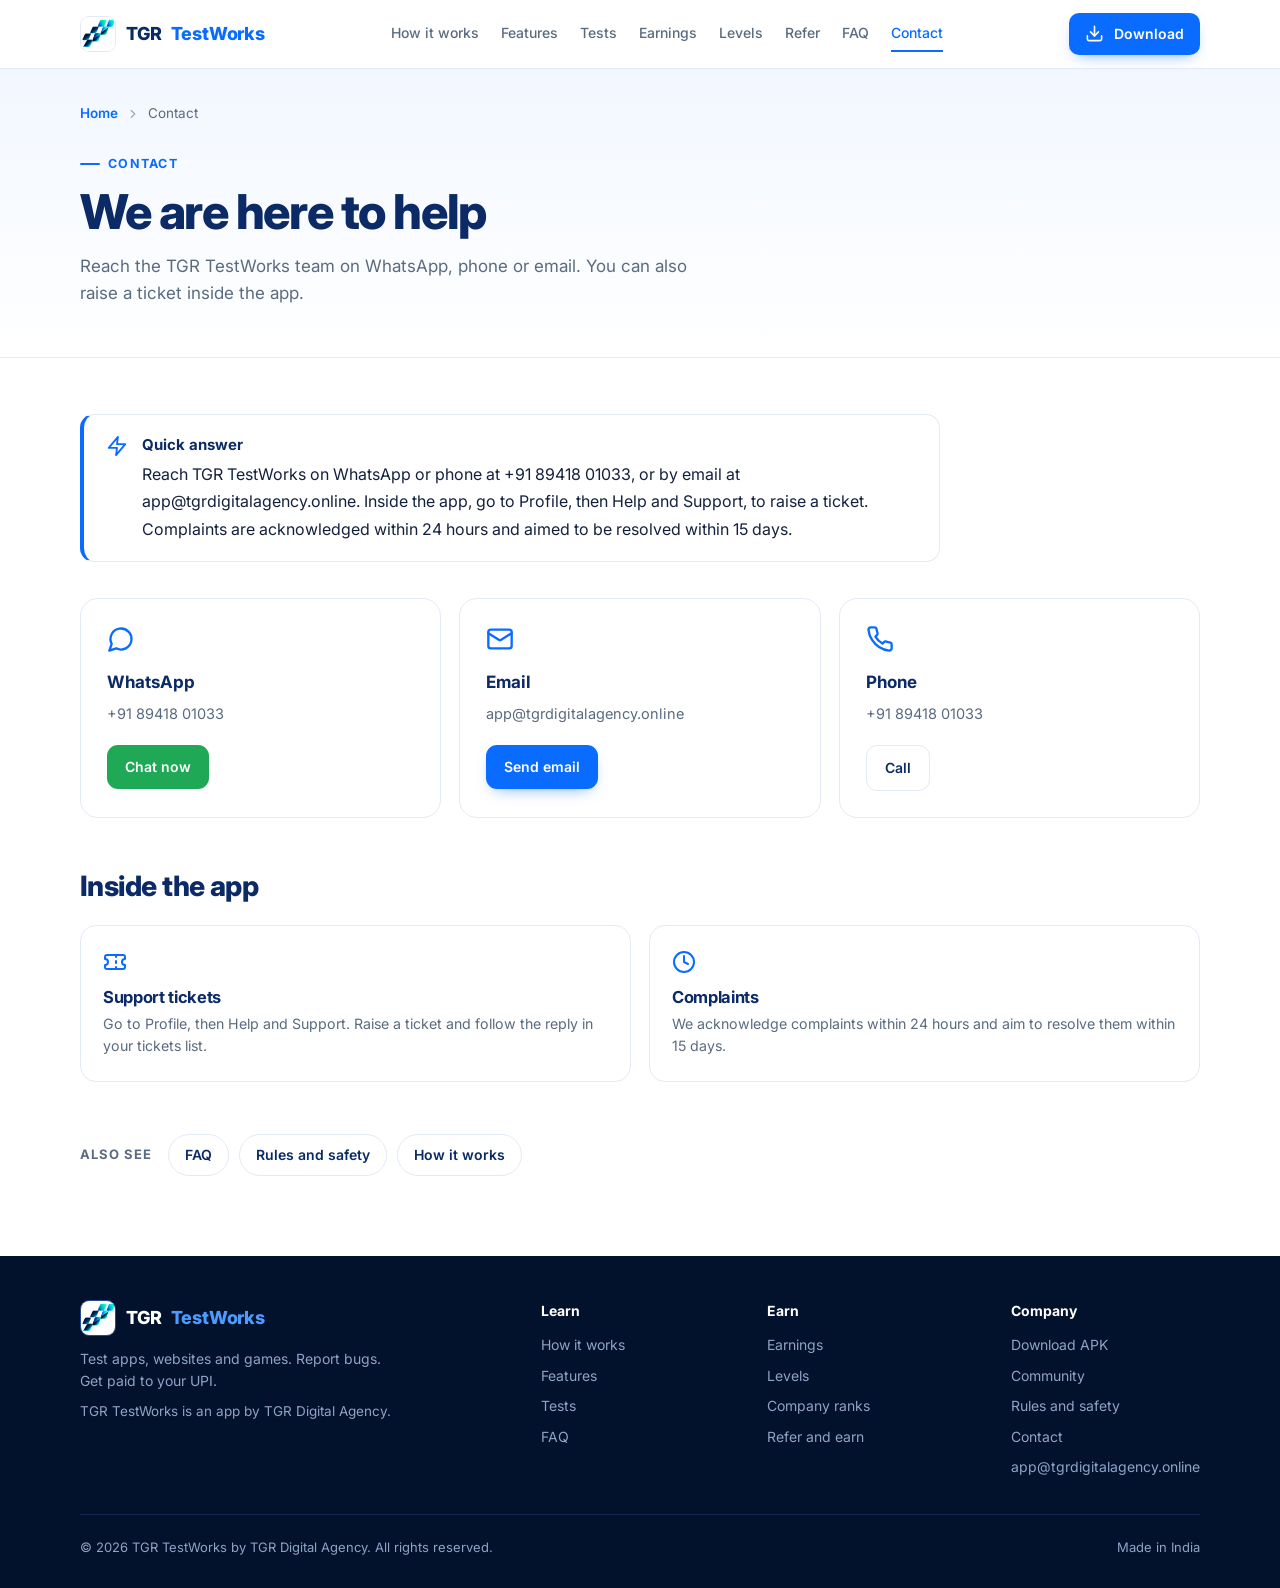
<file: contact.html>
<!doctype html>
<html lang="en-IN">
<head>
<meta charset="utf-8">
<meta name="viewport" content="width=device-width, initial-scale=1">
<title>Contact TGR TestWorks – WhatsApp, Email &amp; Support</title>
<meta name="description" content="Contact TGR TestWorks by TGR Digital Agency on WhatsApp +91 89418 01033, email app@tgrdigitalagency.online or raise a support ticket inside the app.">
<meta name="keywords" content="TGR TestWorks, TGR Digital Agency app, TGR Digital Agency earning app, TGR Digital Agency testing app, TGR TestWorks contact, TGR Digital Agency contact, TGR TestWorks WhatsApp, TGR Digital Agency WhatsApp number, TGR TestWorks support email, app support ticket, earning app customer care, complaint earning app, help and support app, TGR TestWorks helpline, app@tgrdigitalagency.online, contact app testing platform, reach TGR TestWorks, 24 hour complaint acknowledgment, support tickets, earning app help">
<meta name="robots" content="index,follow,max-image-preview:large,max-snippet:-1,max-video-preview:-1">
<meta name="googlebot" content="index,follow,max-image-preview:large,max-snippet:-1,max-video-preview:-1">
<meta name="author" content="TGR Digital Agency">
<meta name="publisher" content="TGR Digital Agency">
<meta name="application-name" content="TGR TestWorks">
<meta name="apple-mobile-web-app-title" content="TGR TestWorks">
<meta name="generator" content="Hand-built static site">
<meta name="theme-color" content="#0A6CFF">
<meta name="msapplication-TileColor" content="#0A6CFF">
<meta name="referrer" content="strict-origin-when-cross-origin">
<meta name="geo.region" content="IN">
<meta name="geo.placename" content="India">
<meta name="language" content="English">
<meta name="rating" content="general">
<link rel="canonical" href="https://tgrdigitalagency.online/contact.html">
<link rel="alternate" hreflang="en-IN" href="https://tgrdigitalagency.online/contact.html">
<link rel="alternate" hreflang="x-default" href="https://tgrdigitalagency.online/contact.html">
<meta property="og:type" content="website">
<meta property="og:site_name" content="TGR TestWorks">
<meta property="og:locale" content="en_IN">
<meta property="og:title" content="Contact TGR TestWorks – WhatsApp, Email &amp; Support">
<meta property="og:description" content="Contact TGR TestWorks by TGR Digital Agency on WhatsApp +91 89418 01033, email app@tgrdigitalagency.online or raise a support ticket inside the app.">
<meta property="og:url" content="https://tgrdigitalagency.online/contact.html">
<meta property="og:image" content="https://tgrdigitalagency.online/assets/img/og-contact.jpg">
<meta property="og:image:secure_url" content="https://tgrdigitalagency.online/assets/img/og-contact.jpg">
<meta property="og:image:type" content="image/jpeg">
<meta property="og:image:width" content="1200">
<meta property="og:image:height" content="630">
<meta property="og:image:alt" content="Contact TGR TestWorks support">
<meta name="twitter:card" content="summary_large_image">
<meta name="twitter:title" content="Contact TGR TestWorks – WhatsApp, Email &amp; Support">
<meta name="twitter:description" content="Contact TGR TestWorks by TGR Digital Agency on WhatsApp +91 89418 01033, email app@tgrdigitalagency.online or raise a support ticket inside the app.">
<meta name="twitter:image" content="https://tgrdigitalagency.online/assets/img/og-contact.jpg">
<meta name="twitter:image:alt" content="Contact TGR TestWorks support">
<link rel="icon" href="/favicon.ico" sizes="any">
<link rel="icon" type="image/png" sizes="32x32" href="/favicon-32x32.png">
<link rel="icon" type="image/png" sizes="16x16" href="/favicon-16x16.png">
<link rel="apple-touch-icon" sizes="180x180" href="/apple-touch-icon.png">
<link rel="manifest" href="/site.webmanifest">
<link rel="sitemap" type="application/xml" title="Sitemap" href="sitemap.xml">
<link rel="alternate" type="text/plain" title="LLM site summary" href="llms.txt">
<link rel="preconnect" href="https://fonts.googleapis.com">
<link rel="preconnect" href="https://fonts.gstatic.com" crossorigin>
<link href="https://fonts.googleapis.com/css2?family=Inter:wght@400;500;600;700;800&amp;display=swap" rel="stylesheet">
<style>

:root{--blue:#0A6CFF;--blue-d:#0757D1;--navy:#0B2A66;--navy-d:#031A3D;--teal:#00E5C3;--ink:#14213D;--body:#5B6B7F;--hint:#9AA7B8;--line:#E3EAF5;--bg:#F5F8FE;--soft:#EAF2FF;--green:#12A150}
*{box-sizing:border-box;margin:0;padding:0}
[hidden]{display:none!important}
html{scroll-behavior:smooth;scroll-padding-top:80px}
body{font-family:'Inter',system-ui,-apple-system,'Segoe UI',Roboto,sans-serif;color:var(--ink);background:#fff;line-height:1.6;-webkit-font-smoothing:antialiased;font-size:16px}
img{max-width:100%;height:auto;display:block}
a{color:inherit;text-decoration:none}
button{font:inherit;cursor:pointer;border:0;background:none;color:inherit}
.wrap{max-width:1160px;margin:0 auto;padding:0 20px}
.ico{width:1em;height:1em;stroke:currentColor;fill:none;stroke-width:2;stroke-linecap:round;stroke-linejoin:round;flex:none}
section{padding:84px 0}
.eyebrow{display:inline-flex;align-items:center;gap:8px;font-size:12.5px;font-weight:700;letter-spacing:.1em;text-transform:uppercase;color:var(--blue)}
.eyebrow::before{content:"";width:20px;height:2px;background:currentColor;border-radius:2px}
h1,h2,h3{color:var(--navy);letter-spacing:-.02em;line-height:1.15}
h2{font-size:clamp(27px,3.6vw,38px);font-weight:800;margin:10px 0 12px}
.lead{color:var(--body);font-size:17px;max-width:640px}
.head{margin-bottom:40px;display:flex;justify-content:space-between;align-items:flex-end;gap:24px;flex-wrap:wrap}
.head.center{display:block;text-align:center}.head.center .lead{margin:0 auto}.head.center .eyebrow::before{display:none}
.more{display:inline-flex;align-items:center;gap:8px;font-weight:600;font-size:15px;color:var(--blue);white-space:nowrap}
.more .ico{transition:.2s}.more:hover .ico{transform:translateX(4px)}
.btn{display:inline-flex;align-items:center;gap:10px;font-weight:600;font-size:15px;padding:14px 22px;border-radius:11px;transition:.18s}
.btn .ico{font-size:19px}
.btn-primary{background:var(--blue);color:#fff;box-shadow:0 6px 16px -8px rgba(10,108,255,.7)}
.btn-primary:hover{background:var(--blue-d);transform:translateY(-1px)}
.btn-line{border:1.5px solid var(--line);color:var(--navy);background:#fff}
.btn-line:hover{border-color:var(--blue);color:var(--blue)}
.btn-white{background:#fff;color:var(--navy)}
.btn-wa{background:#1FA855;color:#fff}.btn-wa:hover{background:#188a45}

header{position:sticky;top:0;z-index:50;background:rgba(255,255,255,.96);backdrop-filter:blur(8px);border-bottom:1px solid var(--line)}
.nav{display:flex;align-items:center;justify-content:space-between;height:68px;gap:20px}
.brand{display:flex;align-items:center;gap:10px;font-weight:800;color:var(--navy);font-size:18px;letter-spacing:-.01em;white-space:nowrap}
.brand img{width:36px;height:36px;border-radius:9px;border:1px solid var(--line)}
.brand span{color:var(--blue)}
.links{display:flex;gap:22px;font-size:14px;font-weight:500;color:var(--body)}
.links a{padding:6px 0;border-bottom:2px solid transparent}
.links a:hover{color:var(--blue)}.links a.on{color:var(--blue);border-color:var(--blue)}
.nav .btn{padding:10px 16px;font-size:14px;border-radius:10px}
.burger{display:none;font-size:24px;color:var(--navy)}
@media(max-width:1020px){
  .links{position:absolute;top:68px;left:0;right:0;background:#fff;flex-direction:column;gap:0;padding:6px 20px 14px;border-bottom:1px solid var(--line);display:none}
  .links.open{display:flex}.links a{padding:12px 0;border-bottom:1px solid var(--line)}
  .burger{display:block}.nav .btn{display:none}
}

/* hero */
.hero{padding:60px 0 70px;background:linear-gradient(180deg,#F2F7FF,#fff);border-bottom:1px solid var(--line);overflow:hidden}
.hero-grid{display:grid;grid-template-columns:1.05fr .95fr;gap:40px;align-items:center}
.pill{display:inline-flex;align-items:center;gap:8px;background:#fff;border:1px solid var(--line);border-radius:99px;padding:6px 14px 6px 8px;font-size:13px;font-weight:600;color:var(--navy);margin-bottom:22px}
.pill i{display:grid;place-items:center;width:22px;height:22px;border-radius:50%;background:var(--green);color:#fff;font-size:12px}
.hero h1{font-size:clamp(35px,5.2vw,58px);font-weight:800;line-height:1.05;letter-spacing:-.035em}
.hero h1 em{font-style:normal;color:var(--blue)}
.hero p.lead{margin:20px 0 28px;font-size:18px}
.cta{display:flex;flex-wrap:wrap;gap:12px}
.meta{display:flex;flex-wrap:wrap;gap:8px 22px;margin-top:22px;font-size:13.5px;color:var(--body)}
.meta span{display:inline-flex;align-items:center;gap:7px}.meta .ico{color:var(--green);font-size:16px}
.hero-art{position:relative;height:560px}
.phone{position:absolute;width:250px;border-radius:38px;padding:8px;background:#0B1630;box-shadow:0 30px 60px -24px rgba(11,42,102,.45),0 0 0 1.5px #2A3A63 inset}
.phone img{border-radius:30px;width:100%;background:#fff}
.phone.a{left:6%;top:48px;transform:rotate(-4deg);z-index:1}
.phone.b{right:4%;top:0;z-index:2;transform:rotate(3deg)}
.float{position:absolute;z-index:3;background:#fff;border:1px solid var(--line);border-radius:14px;padding:10px 14px;display:flex;align-items:center;gap:10px;font-size:13px;box-shadow:0 14px 30px -14px rgba(11,42,102,.35)}
.float b{display:block;color:var(--navy);font-size:15px;line-height:1.2}.float small{color:var(--body);font-size:12px}
.float img{width:34px;height:34px;object-fit:contain}
.float .ic{width:36px;height:36px;border-radius:10px;display:grid;place-items:center;font-size:19px;background:#E5F7EC;color:var(--green)}
.float.f1{left:-2%;bottom:70px}.float.f2{right:-1%;bottom:20px}
@media(max-width:940px){.hero-grid{grid-template-columns:1fr}.hero-art{height:520px;max-width:520px;margin:10px auto 0;width:100%}}
@media(max-width:480px){.phone{width:200px}.hero-art{height:430px}.float{display:none}}

.stats-grid{display:grid;grid-template-columns:repeat(4,1fr);border-bottom:1px solid var(--line)}
.stat{padding:28px 20px;display:flex;gap:14px;align-items:center;border-right:1px solid var(--line)}
.stat:last-child{border-right:0}
.stat .ic{width:46px;height:46px;border-radius:12px;background:var(--soft);color:var(--blue);display:grid;place-items:center;font-size:23px;flex:none}
.stat b{display:block;font-size:26px;color:var(--navy);font-weight:800;line-height:1.1;letter-spacing:-.02em}
.stat>div>span{font-size:13.5px;color:var(--body)}
@media(max-width:860px){.stats-grid{grid-template-columns:1fr 1fr}.stat:nth-child(2){border-right:0}.stat:nth-child(-n+2){border-bottom:1px solid var(--line)}}
@media(max-width:420px){.stat{padding:20px 12px;gap:10px}.stat b{font-size:22px}.stat .ic{width:38px;height:38px;font-size:19px}}

.bg-soft{background:var(--bg);border-top:1px solid var(--line);border-bottom:1px solid var(--line)}

/* compact how */
.mini-steps{display:grid;grid-template-columns:repeat(4,1fr);border:1px solid var(--line);border-radius:18px;overflow:hidden;background:#fff}
.ms{padding:26px 24px;border-right:1px solid var(--line);position:relative}
.ms:last-child{border-right:0}
.ms .n{font-size:13px;font-weight:700;color:var(--blue);letter-spacing:.08em}
.ms .ico{font-size:26px;color:var(--navy);margin:14px 0 12px;display:block}
.ms h3{font-size:17px;margin-bottom:5px}.ms p{font-size:14px;color:var(--body);line-height:1.5}
@media(max-width:900px){.mini-steps{grid-template-columns:1fr 1fr}.ms:nth-child(2){border-right:0}.ms:nth-child(-n+2){border-bottom:1px solid var(--line)}}
@media(max-width:520px){.mini-steps{grid-template-columns:1fr}.ms{border-right:0!important;border-bottom:1px solid var(--line)}.ms:last-child{border-bottom:0}}

/* compact features */
.feat-split{display:grid;grid-template-columns:.8fr 1.2fr;gap:36px;align-items:center}
.feat-art{background:#fff;border:1px solid var(--line);border-radius:20px;padding:12px;overflow:hidden}
.feat-art img{border-radius:12px;width:100%}
.flist{display:grid;grid-template-columns:1fr 1fr;gap:6px 28px}
.fi{display:flex;gap:14px;padding:16px 0;border-bottom:1px solid var(--line)}
.fi .ico{font-size:22px;color:var(--blue);margin-top:3px}
.fi b{display:block;color:var(--navy);font-size:15.5px;line-height:1.3}.fi span{font-size:13.8px;color:var(--body);line-height:1.5;display:block;margin-top:2px}
@media(max-width:940px){.feat-split{grid-template-columns:1fr}.flist{grid-template-columns:1fr}}

/* slider */
.slider-wrap{position:relative}
.slider{overflow-x:auto;scrollbar-width:none;-ms-overflow-style:none;cursor:grab;user-select:none;-webkit-user-select:none;-webkit-mask-image:linear-gradient(90deg,transparent,#000 5%,#000 95%,transparent);mask-image:linear-gradient(90deg,transparent,#000 5%,#000 95%,transparent);padding:8px 0}
.slider::-webkit-scrollbar{display:none}
.slider.drag{cursor:grabbing}
.strack{display:flex;gap:28px;width:max-content;padding:0 14px}
.slide{width:230px;flex:none;text-align:center}
.slide .phone{position:relative;width:100%;transform:none}
.slide img{-webkit-user-drag:none;pointer-events:none}
.slide h3{font-size:16px;margin:18px 0 2px}.slide p{font-size:13.5px;color:var(--body)}
.arrows{display:flex;gap:10px;justify-content:center;margin-top:26px}
.arrow{width:46px;height:46px;border-radius:50%;border:1.5px solid var(--line);background:#fff;display:grid;place-items:center;font-size:20px;color:var(--navy);transition:.2s}
.arrow:hover{border-color:var(--blue);color:var(--blue)}

/* test cards */
.chips{display:flex;gap:8px;flex-wrap:wrap;margin-bottom:22px}
.chip{display:inline-flex;align-items:center;gap:8px;padding:9px 16px;border-radius:99px;border:1.5px solid var(--line);background:#fff;font-size:14px;font-weight:600;color:var(--navy)}
.chip .ico{font-size:16px}.chip.on{background:var(--navy);border-color:var(--navy);color:#fff}
.list{display:grid;grid-template-columns:repeat(3,1fr);gap:18px}
.job{background:#fff;border:1px solid var(--line);border-radius:16px;overflow:hidden;display:flex;flex-direction:column}
.job-top{display:flex;gap:14px;padding:20px 20px 14px;align-items:flex-start}
.job-logo{width:50px;height:50px;border-radius:13px;display:grid;place-items:center;font-size:25px;flex:none;color:#fff}
.job h3{font-size:16px}.job .co{font-size:13px;color:var(--body);margin-top:2px}
.tags{display:flex;gap:7px;flex-wrap:wrap;padding:0 20px 18px}
.tag{display:inline-flex;align-items:center;gap:6px;font-size:12.5px;font-weight:600;padding:5px 10px;border-radius:99px}
.tag .ico{font-size:13px}
.t-plat{background:var(--soft);color:var(--blue)}.t-kind{background:#F1EAFE;color:#6D3BD2}.t-pay{background:#E5F7EC;color:#0E7D3D}
.job-foot{margin-top:auto;border-top:1px solid var(--line);padding:12px 20px;display:flex;justify-content:space-between;align-items:center;font-size:13px;color:var(--body)}
.job-foot b{color:var(--blue);font-weight:600;display:inline-flex;align-items:center;gap:4px}
.job.live{border-color:#BFE5CF}.job.live .job-foot{background:#F0FAF4;color:#0E7D3D;font-weight:600}
.note{margin-top:20px;font-size:13.5px;color:var(--body);display:flex;gap:8px;align-items:flex-start}
.note .ico{margin-top:3px;color:var(--blue)}
@media(max-width:940px){.list{grid-template-columns:1fr 1fr}}@media(max-width:560px){.list{grid-template-columns:1fr}}

/* dark */
.dark{background:var(--navy-d);color:#C9D6EE}
.dark h2,.dark h3{color:#fff}.dark .lead{color:#A9BAD8}.dark .eyebrow{color:var(--teal)}
.dark .more{color:#7FB2FF}
.earn{display:grid;grid-template-columns:1fr 1fr;gap:56px;align-items:center}
.flow{display:grid;margin-top:26px}
.flow div{display:flex;gap:16px;padding-bottom:20px;position:relative}
.flow div:not(:last-child)::before{content:"";position:absolute;left:19px;top:42px;bottom:2px;width:2px;background:#1E3A73}
.flow i{width:40px;height:40px;border-radius:50%;background:#0F2C63;border:1.5px solid #27498F;color:var(--teal);display:grid;place-items:center;font-size:18px;flex:none;font-style:normal}
.flow b{display:block;color:#fff;font-size:16px;margin-bottom:2px}.flow span{font-size:14px;color:#A9BAD8}
.panel{background:#0B2557;border:1px solid #1B3A78;border-radius:20px;padding:26px}
.rule{display:flex;align-items:center;gap:16px;padding-bottom:20px;border-bottom:1px solid #1B3A78;margin-bottom:20px}
.rule .rico{width:54px;height:54px;border-radius:14px;background:var(--blue);display:grid;place-items:center;font-size:27px;color:#fff}
.rule small{color:#9FB3D6;font-size:13px}.rule b{display:block;font-size:34px;color:#fff;letter-spacing:-.02em;line-height:1.1}
.upi-title{font-size:12.5px;color:#9FB3D6;margin-bottom:12px;font-weight:700;letter-spacing:.08em;text-transform:uppercase}
.upilogos{display:grid;grid-template-columns:repeat(4,1fr);gap:10px;margin-bottom:12px}
.upilogos div{background:#fff;border-radius:14px;padding:12px 6px 10px;text-align:center;font-size:12px;font-weight:600;color:var(--navy)}
.upilogos img{width:44px;height:44px;border-radius:11px;margin:0 auto 6px}
.upis{display:flex;flex-wrap:wrap;gap:8px}
.upis span{padding:7px 13px;border-radius:10px;background:#0F2C63;border:1px solid #234583;color:#fff;font-size:13px;font-weight:500}
@media(max-width:900px){.earn{grid-template-columns:1fr;gap:36px}}

/* badge strips */
.bstrip{display:grid;grid-template-columns:repeat(7,1fr);gap:14px}
.bcard{text-align:center;background:#fff;border:1px solid var(--line);border-radius:16px;padding:22px 8px 16px}
.bcard img{width:76px;height:76px;object-fit:contain;margin:0 auto 10px}
.bcard b{display:block;font-size:14.5px;color:var(--navy)}.bcard small{font-size:12px;color:var(--body)}
@media(max-width:1000px){.bstrip{grid-template-columns:repeat(4,1fr)}}@media(max-width:560px){.bstrip{grid-template-columns:repeat(2,1fr)}}
.rstrip{display:grid;grid-template-columns:repeat(10,1fr);gap:10px}
.rcard{text-align:center}
.rcard img{width:100%;max-width:110px;margin:0 auto 6px}
.rcard b{display:block;font-size:12.5px;color:var(--navy);line-height:1.25}
@media(max-width:1000px){.rstrip{grid-template-columns:repeat(5,1fr)}}@media(max-width:520px){.rstrip{grid-template-columns:repeat(2,1fr)}}

/* refer */
.refer{background:var(--blue);border-radius:24px;color:#fff;display:grid;grid-template-columns:1.1fr .9fr;gap:30px;align-items:center;overflow:hidden;position:relative}
.refer .txt{padding:48px 0 48px 48px}
.refer h2{color:#fff;margin-top:12px}.refer .eyebrow{color:#fff}
.refer p{color:#D6E5FF;margin-bottom:24px;max-width:480px}
.refer .art{padding:20px 28px 20px 0}
.refer .art img{border-radius:16px;box-shadow:0 20px 40px -20px rgba(0,0,0,.4)}
@media(max-width:860px){.refer{grid-template-columns:1fr}.refer .txt{padding:32px 24px 8px}.refer .art{padding:8px 24px 28px}}

/* community */
.comm{display:grid;grid-template-columns:.9fr 1.1fr;gap:56px;align-items:center}
.big{background:#fff;border:1px solid var(--line);border-radius:24px;padding:40px;text-align:center}
.big .num{font-size:clamp(64px,10vw,96px);font-weight:800;color:var(--blue);letter-spacing:-.05em;line-height:1}
.big p{color:var(--navy);font-weight:600;font-size:18px;margin-top:6px}
.big small{color:var(--body);font-size:14px;display:block;margin-top:4px}
.pts{display:grid;gap:18px}
.pt{display:flex;gap:16px}
.pt .ic{width:44px;height:44px;border-radius:11px;background:var(--soft);color:var(--blue);display:grid;place-items:center;font-size:22px;flex:none}
.pt b{display:block;color:var(--navy);font-size:16.5px}.pt span{font-size:14.5px;color:var(--body)}
@media(max-width:900px){.comm{grid-template-columns:1fr;gap:32px}}

/* cards generic */
.grid3{display:grid;grid-template-columns:repeat(3,1fr);gap:18px}
.grid2{display:grid;grid-template-columns:repeat(2,1fr);gap:18px}
@media(max-width:900px){.grid3{grid-template-columns:1fr 1fr}}@media(max-width:600px){.grid3,.grid2{grid-template-columns:1fr}}
.card{background:#fff;border:1px solid var(--line);border-radius:16px;padding:24px 22px}
.card .ico{font-size:24px;color:var(--blue);margin-bottom:14px;display:block}
.card h3{font-size:16.5px;margin-bottom:6px}.card p{font-size:14.2px;color:var(--body);line-height:1.55}

/* faq */
.faq{max-width:780px;margin:0 auto;display:grid;gap:10px}
.faq details{background:#fff;border:1px solid var(--line);border-radius:14px;padding:0 22px}
.faq summary{list-style:none;cursor:pointer;display:flex;justify-content:space-between;align-items:center;gap:16px;padding:18px 0;font-weight:600;color:var(--navy);font-size:16px}
.faq summary::-webkit-details-marker{display:none}
.faq summary .ico{transition:.2s;color:var(--blue);font-size:20px}
.faq details[open] summary .ico{transform:rotate(180deg)}.faq details[open]{border-color:#BBD3FA}
.faq p{padding:0 0 20px;color:var(--body);font-size:15px}

.final{background:var(--navy-d);color:#fff;text-align:center;padding:84px 0}
.final img{width:74px;height:74px;border-radius:18px;margin:0 auto 22px;border:1px solid #27498F}
.final h2{color:#fff;font-size:clamp(28px,4.4vw,44px);margin-top:0}
.final p{color:#A9BAD8;max-width:520px;margin:0 auto 28px}
.final .cta{justify-content:center}
footer{background:#02122C;color:#8FA3C7;padding:44px 0 30px;font-size:14px}
.fgrid{display:flex;justify-content:space-between;gap:32px;flex-wrap:wrap;padding-bottom:28px;border-bottom:1px solid #12274F}
footer .brand{color:#fff}footer .brand img{border-color:#27498F}
footer p{max-width:320px;margin-top:12px;line-height:1.55}
footer .col b{display:block;color:#fff;font-size:14px;margin-bottom:12px}
footer .col a{display:block;margin-bottom:8px}footer .col a:hover{color:#fff}
.copy{padding-top:22px;display:flex;justify-content:space-between;flex-wrap:wrap;gap:8px;font-size:13px}

.sticky{display:none}
@media(max-width:700px){
  section{padding:60px 0}
  .sticky{display:flex;position:fixed;left:12px;right:12px;bottom:12px;z-index:60;transform:translateY(120%);transition:.3s}
  .sticky.show{transform:none}
  .sticky .btn{width:100%;justify-content:center;box-shadow:0 12px 30px -8px rgba(10,108,255,.7)}
  footer{padding-bottom:90px}
}
.reveal{opacity:0;transform:translateY(16px);transition:.6s ease}.reveal.in{opacity:1;transform:none}

/* ===== detail pages ===== */
.page:not([hidden]){animation:pg .35s ease}
@keyframes pg{from{opacity:0;transform:translateY(8px)}to{opacity:1;transform:none}}
.phead{background:linear-gradient(180deg,#F2F7FF,#fff);border-bottom:1px solid var(--line);padding:34px 0 50px}
.crumb{display:flex;align-items:center;gap:8px;font-size:13.5px;color:var(--body);margin-bottom:22px}
.crumb a{color:var(--blue);font-weight:600}.crumb .ico{font-size:14px;color:var(--hint)}
.phead-grid{display:grid;grid-template-columns:1.3fr .7fr;gap:40px;align-items:center}
.phead h1{font-size:clamp(32px,4.6vw,48px);font-weight:800;letter-spacing:-.03em;margin:10px 0 14px}
.phead .art img{max-height:240px;margin-left:auto;object-fit:contain}
.phead.nophoto .phead-grid{grid-template-columns:1fr}
@media(max-width:800px){.phead-grid{grid-template-columns:1fr}.phead .art{display:none}}
.pbody{padding:56px 20px 20px}
.pbody section,.blk{padding:0 0 52px}
.blk h2{font-size:clamp(22px,2.8vw,28px);margin:0 0 6px}
.blk>.lead{font-size:15.5px;margin-bottom:24px}
.blk>h2+.grid3,.blk>h2+.grid2,.blk>h2+.rows{margin-top:22px}
.rows{display:grid;gap:0;border:1px solid var(--line);border-radius:16px;overflow:hidden;background:#fff}
.row{display:grid;grid-template-columns:56px 1fr;gap:18px;padding:22px 24px;border-bottom:1px solid var(--line)}
.row:last-child{border-bottom:0}
.row .num{width:40px;height:40px;border-radius:50%;background:var(--blue);color:#fff;font-weight:700;display:grid;place-items:center;font-size:15px}
.row h3{font-size:17px;margin-bottom:4px}.row p,.row li{font-size:14.5px;color:var(--body)}
.row ul{padding-left:18px;margin-top:6px}
.split{display:grid;grid-template-columns:1fr 1fr;gap:36px;align-items:center}
.split.rev>:first-child{order:2}
.split .shot-img{display:flex;justify-content:center}
.split .phone{position:relative;transform:none;width:250px}
@media(max-width:800px){.split{grid-template-columns:1fr}.split.rev>:first-child{order:0}}
.ticks{list-style:none;display:grid;gap:10px;margin-top:12px}
.ticks li{display:flex;gap:10px;font-size:15px;color:var(--ink)}
.ticks .ico{color:var(--green);margin-top:5px;flex:none}
.callout{display:flex;gap:14px;background:var(--soft);border:1px solid #CFE0FB;border-radius:14px;padding:16px 18px;font-size:14.5px;color:var(--navy)}
.callout .ico{font-size:22px;color:var(--blue);margin-top:2px}
.pcta{background:var(--bg);border:1px solid var(--line);border-radius:20px;padding:30px;display:flex;justify-content:space-between;align-items:center;gap:20px;flex-wrap:wrap;margin-bottom:30px}
.pcta h3{font-size:20px}.pcta p{color:var(--body);font-size:14.5px;margin-top:4px}
.related{display:flex;flex-wrap:wrap;gap:10px;margin-bottom:60px;align-items:center}
.related b{font-size:13px;color:var(--body);margin-right:6px;text-transform:uppercase;letter-spacing:.08em}
.related a{padding:9px 16px;border:1.5px solid var(--line);border-radius:99px;font-size:14px;font-weight:600;color:var(--navy);background:#fff}
.related a:hover{border-color:var(--blue);color:var(--blue)}
.bigbadges{display:grid;grid-template-columns:repeat(3,1fr);gap:18px}
.bb{background:#fff;border:1px solid var(--line);border-radius:18px;padding:26px 22px;display:flex;gap:18px;align-items:center}
.bb img{width:92px;height:92px;object-fit:contain;flex:none}
.bb b{display:block;font-size:17px;color:var(--navy)}.bb small{display:block;color:var(--blue);font-weight:600;font-size:13px;margin:2px 0 4px}.bb p{font-size:13.5px;color:var(--body);line-height:1.5}
@media(max-width:900px){.bigbadges{grid-template-columns:1fr 1fr}}@media(max-width:600px){.bigbadges{grid-template-columns:1fr}}
.rank-list{display:grid;gap:14px}
.rk{display:grid;grid-template-columns:110px 1fr;gap:22px;align-items:center;background:#fff;border:1px solid var(--line);border-radius:18px;padding:18px 24px}
.rk img{width:100px;margin:0 auto}
.rk b{font-size:18px;color:var(--navy);display:block}.rk small{font-size:13px;font-weight:600;display:block;margin:1px 0 5px}.rk p{font-size:14.5px;color:var(--body)}
@media(max-width:560px){.rk{grid-template-columns:80px 1fr;gap:14px;padding:14px}.rk img{width:76px}}
.contact-grid{display:grid;grid-template-columns:repeat(3,1fr);gap:18px}
@media(max-width:800px){.contact-grid{grid-template-columns:1fr}}
.cc{background:#fff;border:1px solid var(--line);border-radius:18px;padding:26px;display:flex;flex-direction:column;gap:6px}
.cc .ico{font-size:28px;color:var(--blue);margin-bottom:10px}
.cc b{font-size:17px;color:var(--navy)}.cc span{font-size:14.5px;color:var(--body);word-break:break-word}.cc .btn{margin-top:14px;align-self:flex-start;padding:11px 18px;font-size:14px}
.statbox{display:grid;grid-template-columns:repeat(3,1fr);gap:18px}
@media(max-width:700px){.statbox{grid-template-columns:1fr}}
.sb{background:#fff;border:1px solid var(--line);border-radius:18px;padding:28px;text-align:center}
.sb b{display:block;font-size:44px;font-weight:800;color:var(--blue);letter-spacing:-.03em;line-height:1.1}.sb span{color:var(--navy);font-weight:600;font-size:15px}
@media(prefers-reduced-motion:reduce){.reveal{opacity:1;transform:none;transition:none}html{scroll-behavior:auto}.page:not([hidden]){animation:none}}

/* ===== multi-page additions ===== */
.skip{position:absolute;left:-9999px;top:8px;background:#fff;color:var(--navy);padding:10px 16px;border-radius:10px;z-index:200;font-weight:700;box-shadow:0 8px 24px rgba(0,0,0,.2)}
.skip:focus{left:12px}
:focus-visible{outline:3px solid var(--blue);outline-offset:2px;border-radius:6px}
.links a.on{color:var(--blue)}
.quick{display:flex;gap:14px;align-items:flex-start;background:#fff;border:1px solid var(--line);border-left:4px solid var(--blue);border-radius:14px;padding:18px 22px;margin:0 0 36px;max-width:860px}
.quick .ico{font-size:22px;color:var(--blue);flex:none;margin-top:2px}
.quick b{display:block;color:var(--navy);font-size:15px;margin-bottom:4px}
.quick p{color:var(--ink);font-size:16px;line-height:1.7;margin:0}
.bg-soft .quick{max-width:none;margin-bottom:28px}
.facts{display:grid;grid-template-columns:repeat(4,1fr);gap:1px;background:var(--line);border:1px solid var(--line);border-radius:16px;overflow:hidden;margin:0}
.facts>div{background:#fff;padding:16px 20px}
.facts dt{font-size:13.5px;color:var(--body)}
.facts dd{font-weight:700;color:var(--navy);margin:2px 0 0;font-size:16px}
.phead .art .phone{width:210px;margin-left:auto}
.phead .art .phone img{max-height:250px;height:250px;width:100%;margin:0;box-shadow:none;object-fit:cover;object-position:top}
.totop{position:fixed;right:16px;bottom:16px;width:44px;height:44px;border-radius:50%;border:0;background:var(--navy);color:#fff;display:grid;place-items:center;cursor:pointer;opacity:0;pointer-events:none;transition:.25s;z-index:55;box-shadow:0 8px 22px -6px rgba(11,42,102,.6)}
.totop.show{opacity:1;pointer-events:auto}
.totop .ico{width:20px;height:20px}
@media(max-width:760px){.totop{bottom:76px}}
@media(max-width:900px){.facts{grid-template-columns:repeat(2,1fr)}}
.facts.c3{grid-template-columns:repeat(3,1fr)}
@media(max-width:900px){.facts.c3{grid-template-columns:repeat(2,1fr)}}
body[data-nosticky] .sticky{display:none!important}

</style>
<noscript><style>.reveal{opacity:1!important;transform:none!important}</style></noscript>
<script type="application/ld+json">{"@context":"https://schema.org","@graph":[{"@type":"Organization","@id":"https://tgrdigitalagency.online/#organization","name":"TGR Digital Agency","url":"https://tgrdigitalagency.online/","logo":{"@type":"ImageObject","url":"https://tgrdigitalagency.online/assets/img/logo-512.png","width":512,"height":512},"email":"app@tgrdigitalagency.online","telephone":"+918941801033","contactPoint":[{"@type":"ContactPoint","contactType":"customer support","telephone":"+918941801033","email":"app@tgrdigitalagency.online","areaServed":"IN","availableLanguage":["English","Hindi"]}]},{"@type":"WebSite","@id":"https://tgrdigitalagency.online/#website","url":"https://tgrdigitalagency.online/","name":"TGR TestWorks","description":"Free Android app by TGR Digital Agency to test apps, websites and games, report bugs and earn rewards withdrawable to UPI.","publisher":{"@id":"https://tgrdigitalagency.online/#organization"},"inLanguage":"en-IN"},{"@type":"ContactPage","@id":"https://tgrdigitalagency.online/contact.html#webpage","url":"https://tgrdigitalagency.online/contact.html","name":"Contact TGR TestWorks – WhatsApp, Email & Support","description":"Contact TGR TestWorks by TGR Digital Agency on WhatsApp +91 89418 01033, email app@tgrdigitalagency.online or raise a support ticket inside the app.","inLanguage":"en-IN","isPartOf":{"@id":"https://tgrdigitalagency.online/#website"},"about":{"@id":"https://tgrdigitalagency.online/#app"},"publisher":{"@id":"https://tgrdigitalagency.online/#organization"},"primaryImageOfPage":{"@type":"ImageObject","url":"https://tgrdigitalagency.online/assets/img/og-contact.jpg","width":1200,"height":630},"datePublished":"2026-11-22","dateModified":"2026-11-22","keywords":"TGR TestWorks, TGR Digital Agency app, TGR Digital Agency earning app, TGR Digital Agency testing app, TGR TestWorks contact, TGR Digital Agency contact, TGR TestWorks WhatsApp, TGR Digital Agency WhatsApp number, TGR TestWorks support email, app support ticket, earning app customer care, complaint earning app, help and support app, TGR TestWorks helpline, app@tgrdigitalagency.online, contact app testing platform, reach TGR TestWorks, 24 hour complaint acknowledgment, support tickets, earning app help","speakable":{"@type":"SpeakableSpecification","cssSelector":[".quick p","h1"]},"breadcrumb":{"@id":"https://tgrdigitalagency.online/contact.html#breadcrumb"}},{"@type":"BreadcrumbList","@id":"https://tgrdigitalagency.online/contact.html#breadcrumb","itemListElement":[{"@type":"ListItem","position":1,"name":"Home","item":"https://tgrdigitalagency.online/"},{"@type":"ListItem","position":2,"name":"Contact","item":"https://tgrdigitalagency.online/contact.html"}]}]}</script>
</head>
<body>
<a class="skip" href="#content">Skip to content</a>
<svg width="0" height="0" style="position:absolute" aria-hidden="true">
 <symbol id="i-download" viewBox="0 0 24 24"><path d="M21 15v4a2 2 0 0 1-2 2H5a2 2 0 0 1-2-2v-4"/><polyline points="7 10 12 15 17 10"/><line x1="12" y1="15" x2="12" y2="3"/></symbol>
 <symbol id="i-shield" viewBox="0 0 24 24"><path d="M12 22s8-4 8-10V5l-8-3-8 3v7c0 6 8 10 8 10z"/><path d="m9 12 2 2 4-4"/></symbol>
 <symbol id="i-wallet" viewBox="0 0 24 24"><path d="M19 7V4a1 1 0 0 0-1-1H5a2 2 0 0 0 0 4h15a1 1 0 0 1 1 1v4h-3a2 2 0 0 0 0 4h3a1 1 0 0 0 1-1v-2a1 1 0 0 0-1-1"/><path d="M3 5v14a2 2 0 0 0 2 2h15a1 1 0 0 0 1-1v-4"/></symbol>
 <symbol id="i-bug" viewBox="0 0 24 24"><path d="m8 2 1.88 1.88"/><path d="M14.12 3.88 16 2"/><path d="M9 7.13v-1a3.003 3.003 0 1 1 6 0v1"/><path d="M12 20c-3.3 0-6-2.7-6-6v-3a4 4 0 0 1 4-4h4a4 4 0 0 1 4 4v3c0 3.3-2.7 6-6 6"/><path d="M12 20v-9"/><path d="M6.53 9C4.6 8.8 3 7.1 3 5"/><path d="M6 13H2"/><path d="M3 21c0-2.1 1.7-3.9 3.8-4"/><path d="M20.97 5c0 2.1-1.6 3.8-3.5 4"/><path d="M22 13h-4"/><path d="M17.2 17c2.1.1 3.8 1.9 3.8 4"/></symbol>
 <symbol id="i-compass" viewBox="0 0 24 24"><circle cx="12" cy="12" r="10"/><polygon points="16.24 7.76 14.12 14.12 7.76 16.24 9.88 9.88 16.24 7.76"/></symbol>
 <symbol id="i-users" viewBox="0 0 24 24"><path d="M16 21v-2a4 4 0 0 0-4-4H6a4 4 0 0 0-4 4v2"/><circle cx="9" cy="7" r="4"/><path d="M22 21v-2a4 4 0 0 0-3-3.87"/><path d="M16 3.13a4 4 0 0 1 0 7.75"/></symbol>
 <symbol id="i-gift" viewBox="0 0 24 24"><rect x="3" y="8" width="18" height="4" rx="1"/><path d="M12 8v13"/><path d="M19 12v7a2 2 0 0 1-2 2H7a2 2 0 0 1-2-2v-7"/><path d="M7.5 8a2.5 2.5 0 0 1 0-5A4.8 8 0 0 1 12 8a4.8 8 0 0 1 4.5-5 2.5 2.5 0 0 1 0 5"/></symbol>
 <symbol id="i-trophy" viewBox="0 0 24 24"><path d="M6 9H4.5a2.5 2.5 0 0 1 0-5H6"/><path d="M18 9h1.5a2.5 2.5 0 0 0 0-5H18"/><path d="M4 22h16"/><path d="M10 14.66V17c0 .55-.47.98-.97 1.21C7.85 18.75 7 20.24 7 22"/><path d="M14 14.66V17c0 .55.47.98.97 1.21C16.15 18.75 17 20.24 17 22"/><path d="M18 2H6v7a6 6 0 0 0 12 0V2Z"/></symbol>
 <symbol id="i-bell" viewBox="0 0 24 24"><path d="M6 8a6 6 0 0 1 12 0c0 7 3 9 3 9H3s3-2 3-9"/><path d="M10.3 21a1.94 1.94 0 0 0 3.4 0"/></symbol>
 <symbol id="i-phone" viewBox="0 0 24 24"><rect x="5" y="2" width="14" height="20" rx="2"/><path d="M12 18h.01"/></symbol>
 <symbol id="i-globe" viewBox="0 0 24 24"><circle cx="12" cy="12" r="10"/><path d="M2 12h20"/><path d="M12 2a15.3 15.3 0 0 1 4 10 15.3 15.3 0 0 1-4 10 15.3 15.3 0 0 1-4-10 15.3 15.3 0 0 1 4-10z"/></symbol>
 <symbol id="i-gamepad" viewBox="0 0 24 24"><line x1="6" x2="10" y1="12" y2="12"/><line x1="8" x2="8" y1="10" y2="14"/><line x1="15" x2="15.01" y1="13" y2="13"/><line x1="18" x2="18.01" y1="11" y2="11"/><rect width="20" height="12" x="2" y="6" rx="2"/></symbol>
 <symbol id="i-monitor" viewBox="0 0 24 24"><rect width="20" height="14" x="2" y="3" rx="2"/><line x1="8" x2="16" y1="21" y2="21"/><line x1="12" x2="12" y1="17" y2="21"/></symbol>
 <symbol id="i-check" viewBox="0 0 24 24"><path d="M20 6 9 17l-5-5"/></symbol>
 <symbol id="i-lock" viewBox="0 0 24 24"><rect width="18" height="11" x="3" y="11" rx="2"/><path d="M7 11V7a5 5 0 0 1 10 0v4"/></symbol>
 <symbol id="i-zap" viewBox="0 0 24 24"><path d="M13 2 3 14h9l-1 8 10-12h-9l1-8z"/></symbol>
 <symbol id="i-clock" viewBox="0 0 24 24"><circle cx="12" cy="12" r="10"/><polyline points="12 6 12 12 16 14"/></symbol>
 <symbol id="i-support" viewBox="0 0 24 24"><circle cx="12" cy="12" r="10"/><circle cx="12" cy="12" r="4"/><path d="m4.93 4.93 4.24 4.24"/><path d="m14.83 9.17 4.24-4.24"/><path d="m14.83 14.83 4.24 4.24"/><path d="m9.17 14.83-4.24 4.24"/></symbol>
 <symbol id="i-arrow" viewBox="0 0 24 24"><path d="M5 12h14"/><path d="m12 5 7 7-7 7"/></symbol>
 <symbol id="i-down" viewBox="0 0 24 24"><path d="m6 9 6 6 6-6"/></symbol>
 <symbol id="i-file" viewBox="0 0 24 24"><path d="M14.5 2H6a2 2 0 0 0-2 2v16a2 2 0 0 0 2 2h12a2 2 0 0 0 2-2V7.5L14.5 2z"/><polyline points="14 2 14 8 20 8"/><line x1="8" y1="13" x2="16" y2="13"/><line x1="8" y1="17" x2="13" y2="17"/></symbol>
 <symbol id="i-badge" viewBox="0 0 24 24"><path d="M3.85 8.62a4 4 0 0 1 4.78-4.77 4 4 0 0 1 6.74 0 4 4 0 0 1 4.78 4.78 4 4 0 0 1 0 6.74 4 4 0 0 1-4.77 4.78 4 4 0 0 1-6.75 0 4 4 0 0 1-4.78-4.77 4 4 0 0 1 0-6.76Z"/><path d="m9 12 2 2 4-4"/></symbol>
 <symbol id="i-ticket" viewBox="0 0 24 24"><path d="M2 9a3 3 0 0 1 0 6v2a2 2 0 0 0 2 2h16a2 2 0 0 0 2-2v-2a3 3 0 0 1 0-6V7a2 2 0 0 0-2-2H4a2 2 0 0 0-2 2Z"/><path d="M13 5v2"/><path d="M13 17v2"/><path d="M13 11v2"/></symbol>
 <symbol id="i-building" viewBox="0 0 24 24"><rect width="16" height="20" x="4" y="2" rx="2"/><path d="M9 22v-4h6v4"/><path d="M8 6h.01M16 6h.01M12 6h.01M12 10h.01M12 14h.01M16 10h.01M16 14h.01M8 10h.01M8 14h.01"/></symbol>
 <symbol id="i-rupee" viewBox="0 0 24 24"><path d="M6 3h12"/><path d="M6 8h12"/><path d="m6 13 8.5 8"/><path d="M6 13h3"/><path d="M9 13c6.667 0 6.667-10 0-10"/></symbol>
 <symbol id="i-menu" viewBox="0 0 24 24"><line x1="4" y1="7" x2="20" y2="7"/><line x1="4" y1="12" x2="20" y2="12"/><line x1="4" y1="17" x2="20" y2="17"/></symbol>
 <symbol id="i-x" viewBox="0 0 24 24"><path d="M18 6 6 18"/><path d="m6 6 12 12"/></symbol>
 <symbol id="i-search" viewBox="0 0 24 24"><circle cx="11" cy="11" r="8"/><path d="m21 21-4.3-4.3"/></symbol>
 <symbol id="i-userplus" viewBox="0 0 24 24"><path d="M16 21v-2a4 4 0 0 0-4-4H6a4 4 0 0 0-4 4v2"/><circle cx="9" cy="7" r="4"/><line x1="19" x2="19" y1="8" y2="14"/><line x1="22" x2="16" y1="11" y2="11"/></symbol>
 <symbol id="i-clip" viewBox="0 0 24 24"><rect width="8" height="4" x="8" y="2" rx="1"/><path d="M16 4h2a2 2 0 0 1 2 2v14a2 2 0 0 1-2 2H6a2 2 0 0 1-2-2V6a2 2 0 0 1 2-2h2"/><path d="m9 14 2 2 4-4"/></symbol>
 <symbol id="i-device" viewBox="0 0 24 24"><rect width="14" height="20" x="5" y="2" rx="2"/><path d="m9 12 2 2 4-4"/></symbol>
 <symbol id="i-eye" viewBox="0 0 24 24"><path d="M2 12s3.6-7 10-7 10 7 10 7-3.6 7-10 7S2 12 2 12z"/><circle cx="12" cy="12" r="3"/></symbol>
 <symbol id="i-left" viewBox="0 0 24 24"><path d="m15 18-6-6 6-6"/></symbol>
 <symbol id="i-right" viewBox="0 0 24 24"><path d="m9 18 6-6-6-6"/></symbol>
 <symbol id="i-chat" viewBox="0 0 24 24"><path d="M7.9 20A9 9 0 1 0 4 16.1L2 22Z"/></symbol>
 <symbol id="i-call" viewBox="0 0 24 24"><path d="M22 16.92v3a2 2 0 0 1-2.18 2 19.79 19.79 0 0 1-8.63-3.07 19.5 19.5 0 0 1-6-6 19.79 19.79 0 0 1-3.07-8.67A2 2 0 0 1 4.11 2h3a2 2 0 0 1 2 1.72 12.84 12.84 0 0 0 .7 2.81 2 2 0 0 1-.45 2.11L8.09 9.91a16 16 0 0 0 6 6l1.27-1.27a2 2 0 0 1 2.11-.45 12.84 12.84 0 0 0 2.81.7A2 2 0 0 1 22 16.92z"/></symbol>
 <symbol id="i-mail" viewBox="0 0 24 24"><rect width="20" height="16" x="2" y="4" rx="2"/><path d="m22 7-8.97 5.7a1.94 1.94 0 0 1-2.06 0L2 7"/></symbol>
 <symbol id="i-key" viewBox="0 0 24 24"><circle cx="7.5" cy="15.5" r="5.5"/><path d="m21 2-9.6 9.6"/><path d="m15.5 7.5 3 3L22 7l-3-3"/></symbol>
 <symbol id="i-history" viewBox="0 0 24 24"><path d="M3 12a9 9 0 1 0 9-9 9.75 9.75 0 0 0-6.74 2.74L3 8"/><path d="M3 3v5h5"/><path d="M12 7v5l4 2"/></symbol>
 <symbol id="i-user" viewBox="0 0 24 24"><path d="M19 21v-2a4 4 0 0 0-4-4H9a4 4 0 0 0-4 4v2"/><circle cx="12" cy="7" r="4"/></symbol>
<symbol id="i-up" viewBox="0 0 24 24"><path d="m18 15-6-6-6 6"/></symbol></svg>
<header><div class="wrap nav"><a href="index.html" class="brand" aria-label="TGR TestWorks home"><img src="/assets/img/icon.webp" alt="TGR TestWorks logo" width="128" height="128" fetchpriority="high"> TGR <span>TestWorks</span></a><nav class="links" id="links" aria-label="Main"><a href="how-it-works.html">How it works</a><a href="features.html">Features</a><a href="tests.html">Tests</a><a href="earnings.html">Earnings</a><a href="levels.html">Levels</a><a href="refer-and-earn.html">Refer</a><a href="faq.html">FAQ</a><a href="contact.html" class="on" aria-current="page">Contact</a></nav><a class="btn btn-primary" href="download.html"><svg class="ico" aria-hidden="true"><use href="#i-download"/></svg> Download</a><button class="burger" id="burger" aria-label="Menu" aria-expanded="false"><svg class="ico" aria-hidden="true"><use href="#i-menu"/></svg></button></div></header>
<main id="content">
<article class="page" id="page-contact">
 <div class="phead nophoto"><div class="wrap phead-grid"><div>
  <div class="crumb"><a href="index.html">Home</a><svg class="ico"><use href="#i-right"/></svg>Contact</div>
  <span class="eyebrow">Contact</span><h1>We are here to help</h1><p class="lead">Reach the TGR TestWorks team on WhatsApp, phone or email. You can also raise a ticket inside the app.</p></div></div></div>
 <div class="wrap pbody"><div class="quick"><svg class="ico" aria-hidden="true"><use href="#i-zap"/></svg><div><b>Quick answer</b><p>Reach TGR TestWorks on WhatsApp or phone at +91 89418 01033, or by email at app@tgrdigitalagency.online. Inside the app, go to Profile, then Help and Support, to raise a ticket. Complaints are acknowledged within 24 hours and aimed to be resolved within 15 days.</p></div></div>
  <div class="blk"><div class="contact-grid">
   <div class="cc"><svg class="ico"><use href="#i-chat"/></svg><b>WhatsApp</b><span>+91 89418 01033</span><a class="btn btn-wa" href="https://wa.me/918941801033" target="_blank" rel="noopener">Chat now</a></div>
   <div class="cc"><svg class="ico"><use href="#i-mail"/></svg><b>Email</b><span>app@tgrdigitalagency.online</span><a class="btn btn-primary" href="mailto:app@tgrdigitalagency.online">Send email</a></div>
   <div class="cc"><svg class="ico"><use href="#i-call"/></svg><b>Phone</b><span>+91 89418 01033</span><a class="btn btn-line" href="tel:+918941801033">Call</a></div></div></div>
  <div class="blk"><h2>Inside the app</h2><div class="grid2">
   <div class="card"><svg class="ico"><use href="#i-ticket"/></svg><h3>Support tickets</h3><p>Go to Profile, then Help and Support. Raise a ticket and follow the reply in your tickets list.</p></div>
   <div class="card"><svg class="ico"><use href="#i-clock"/></svg><h3>Complaints</h3><p>We acknowledge complaints within 24 hours and aim to resolve them within 15 days.</p></div></div></div>
  <div class="related"><b>Also see</b><a href="faq.html">FAQ</a><a href="rules-and-safety.html">Rules and safety</a><a href="how-it-works.html">How it works</a></div>
 </div>
</article>
</main>
<footer><div class="wrap"><div class="fgrid"><div><a class="brand" href="index.html"><img src="/assets/img/icon.webp" alt="TGR TestWorks logo" width="128" height="128" loading="lazy" decoding="async"> TGR <span style="color:#4D9BFF">TestWorks</span></a><p>Test apps, websites and games. Report bugs. Get paid to your UPI.</p><p style="margin-top:10px;font-size:13.5px">TGR TestWorks is an app by TGR Digital Agency.</p></div><div class="col"><b>Learn</b><a href="how-it-works.html">How it works</a><a href="features.html">Features</a><a href="tests.html">Tests</a><a href="faq.html">FAQ</a></div><div class="col"><b>Earn</b><a href="earnings.html">Earnings</a><a href="levels.html">Levels</a><a href="company-ranks.html">Company ranks</a><a href="refer-and-earn.html">Refer and earn</a></div><div class="col"><b>Company</b><a href="download.html">Download APK</a><a href="community.html">Community</a><a href="rules-and-safety.html">Rules and safety</a><a href="contact.html">Contact</a><a href="mailto:app@tgrdigitalagency.online">app@tgrdigitalagency.online</a></div></div><div class="copy"><span>© <span id="yr">2026</span> TGR TestWorks by TGR Digital Agency. All rights reserved.</span><span>Made in India</span></div></div></footer>
<div class="sticky" id="sticky"><a class="btn btn-primary" href="app.apk" download><svg class="ico" aria-hidden="true"><use href="#i-download"/></svg> Download App</a></div><button class="totop" id="totop" aria-label="Back to top"><svg class="ico" aria-hidden="true"><use href="#i-up"/></svg></button><script>
(function(){
'use strict';
var $=function(s,c){return (c||document).querySelector(s)};
var yr=$('#yr');if(yr)yr.textContent=new Date().getFullYear();

// mobile menu
var links=$('#links'),burger=$('#burger');
if(burger&&links){burger.addEventListener('click',function(){var o=links.classList.toggle('open');burger.setAttribute('aria-expanded',o)})}

// reveal + counters
if('IntersectionObserver' in window){
 var io=new IntersectionObserver(function(es){es.forEach(function(e){if(e.isIntersecting){e.target.classList.add('in');io.unobserve(e.target)}})},{threshold:.1});
 document.querySelectorAll('.reveal').forEach(function(el){io.observe(el)});
 document.querySelectorAll('[data-count]').forEach(function(el){var end=+el.dataset.count,done=false;
  new IntersectionObserver(function(es,o){if(es[0].isIntersecting&&!done){done=true;var t0=performance.now();(function tick(t){var p=Math.min((t-t0)/1100,1);el.textContent=Math.round(end*(1-Math.pow(1-p,3)));if(p<1)requestAnimationFrame(tick)})(t0);o.disconnect()}}).observe(el)});
}else{document.querySelectorAll('.reveal').forEach(function(el){el.classList.add('in')})}

// test filter chips
var chips=document.querySelectorAll('#chips .chip');
chips.forEach(function(c){c.addEventListener('click',function(){chips.forEach(function(x){x.classList.remove('on')});c.classList.add('on');var f=c.dataset.f;
 document.querySelectorAll('#listAll .job').forEach(function(j){j.style.display=(f==='all'||j.dataset.t===f)?'':'none'})})});

// screenshot slider (home)
(function(){
 var sc=$('#slider'),tr=$('#strack');if(!sc||!tr)return;
 var n=tr.children.length;
 [].slice.call(tr.children).forEach(function(k){var c=k.cloneNode(true);c.setAttribute('aria-hidden','true');tr.appendChild(c)});
 var all=[].slice.call(tr.children);all.forEach(function(k){var c=k.cloneNode(true);c.setAttribute('aria-hidden','true');tr.appendChild(c)});
 function H(){return tr.children[n].offsetLeft-tr.children[0].offsetLeft}
 var pos=0,last=0,hold=false,drag=false,sx=0,ss=0,timer=null,reduce=window.matchMedia('(prefers-reduced-motion: reduce)').matches;
 function start(){sc.scrollLeft=H();pos=sc.scrollLeft}
 window.addEventListener('load',start);start();
 function wrap(){var h=H();if(sc.scrollLeft>=2*h){sc.scrollLeft-=h}else if(sc.scrollLeft<h*0.5){sc.scrollLeft+=h}pos=sc.scrollLeft}
 sc.addEventListener('scroll',function(){if(Math.abs(sc.scrollLeft-pos)>2){pos=sc.scrollLeft}wrap()},{passive:true});
 function pause(ms){hold=true;clearTimeout(timer);timer=setTimeout(function(){hold=false},ms)}
 sc.addEventListener('mouseenter',function(){hold=true;clearTimeout(timer)});
 sc.addEventListener('mouseleave',function(){if(!drag)pause(600)});
 sc.addEventListener('touchstart',function(){hold=true;clearTimeout(timer)},{passive:true});
 sc.addEventListener('touchend',function(){pause(2500)},{passive:true});
 sc.addEventListener('wheel',function(){pause(2000)},{passive:true});
 sc.addEventListener('pointerdown',function(e){if(e.pointerType!=='mouse')return;drag=true;sx=e.clientX;ss=sc.scrollLeft;sc.classList.add('drag');sc.setPointerCapture(e.pointerId)});
 sc.addEventListener('pointermove',function(e){if(!drag)return;sc.scrollLeft=ss-(e.clientX-sx);pos=sc.scrollLeft});
 function up(){if(!drag)return;drag=false;sc.classList.remove('drag');pause(1500)}
 sc.addEventListener('pointerup',up);sc.addEventListener('pointercancel',up);
 function step(t){var dt=Math.min((t-last)/1000,0.1);last=t;if(!reduce&&!hold&&!drag){pos+=45*dt;sc.scrollLeft=pos;wrap()}requestAnimationFrame(step)}
 requestAnimationFrame(function(t){last=t;step(t)});
 function by(d){pause(3000);sc.scrollBy({left:d,behavior:'smooth'})}
 var pv=$('#prev'),nx=$('#next');if(pv)pv.onclick=function(){by(-258)};if(nx)nx.onclick=function(){by(258)};
})();

// sticky download bar + back to top
var st=$('#sticky'),tt=$('#totop'),tgt=$('#download')||$('.pcta');
function onScroll(){
 var y=window.scrollY||0;
 if(st){var d=tgt?tgt.getBoundingClientRect().top:1e9;st.classList.toggle('show',y>600&&d>innerHeight*0.8)}
 if(tt)tt.classList.toggle('show',y>900);
}
addEventListener('scroll',onScroll,{passive:true});onScroll();
if(tt)tt.addEventListener('click',function(){window.scrollTo({top:0,behavior:'smooth'})});
})();

</script>
</body>
</html>
</file>
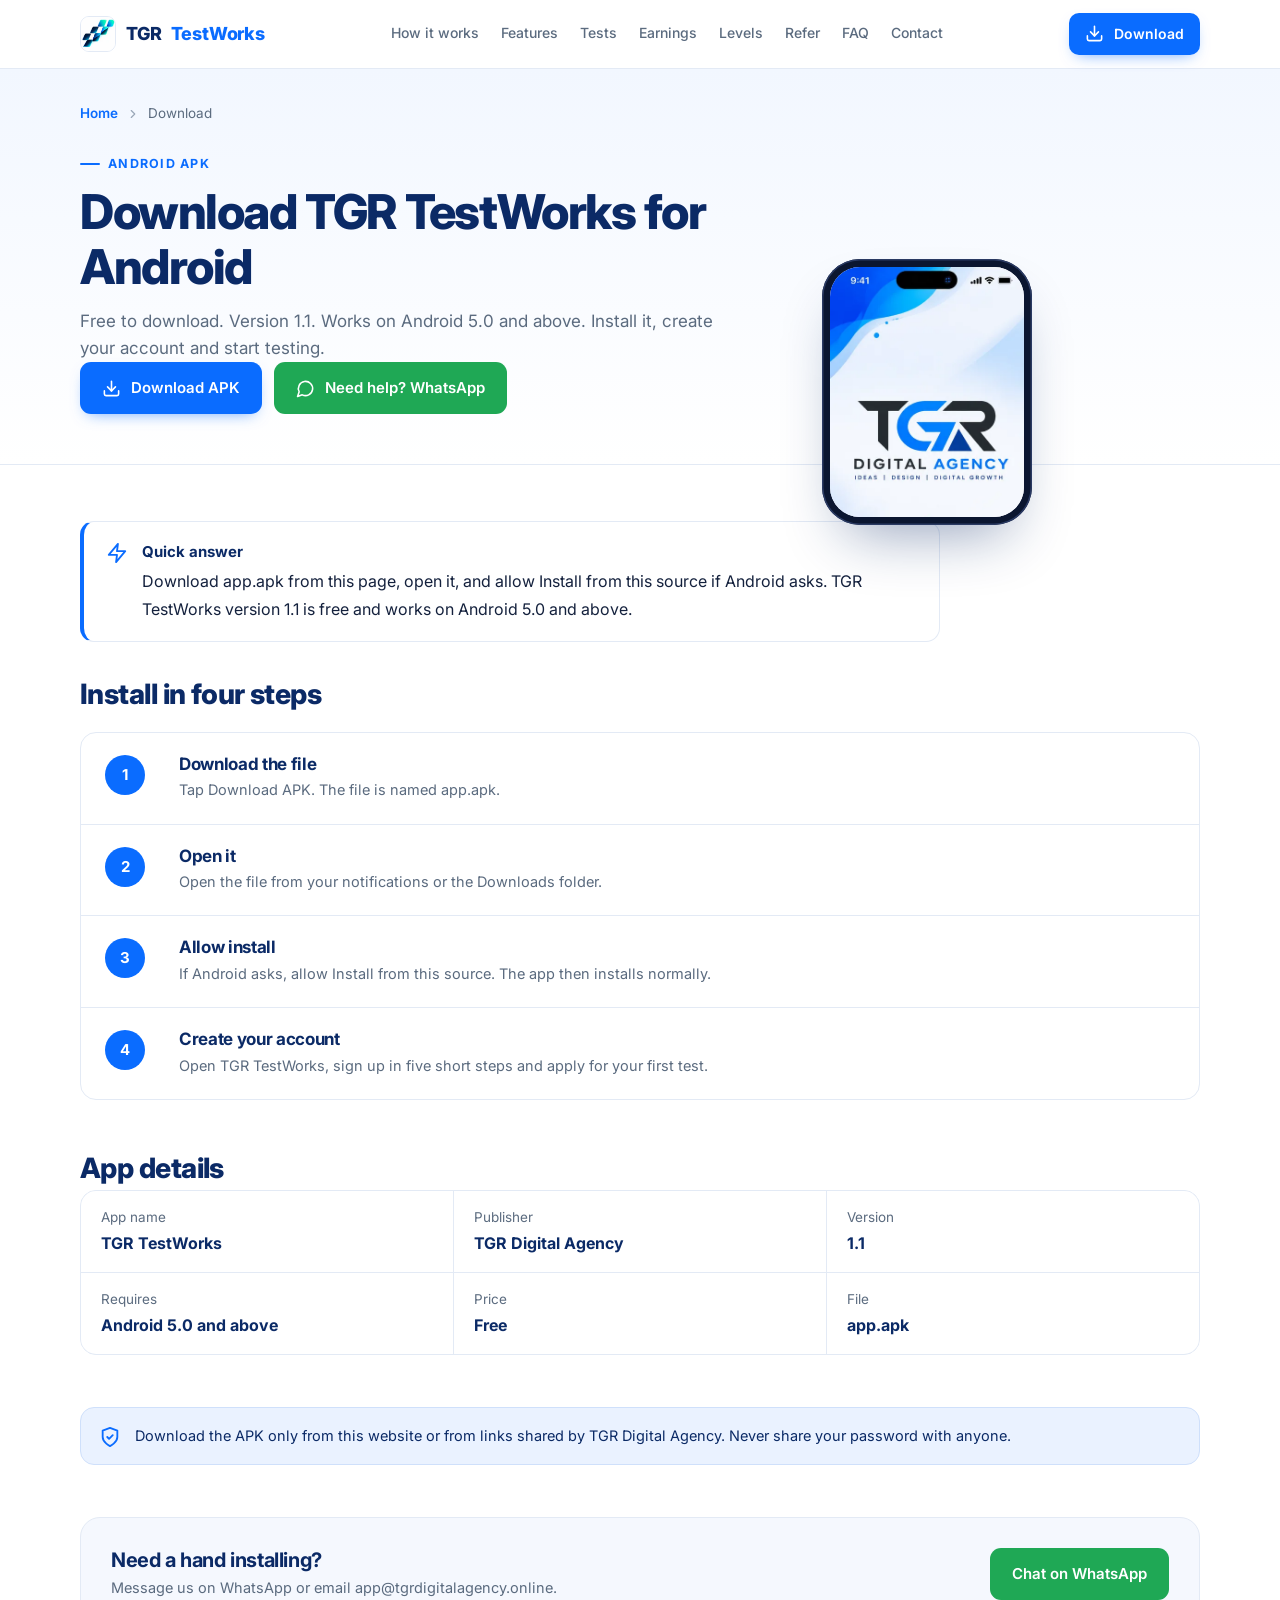
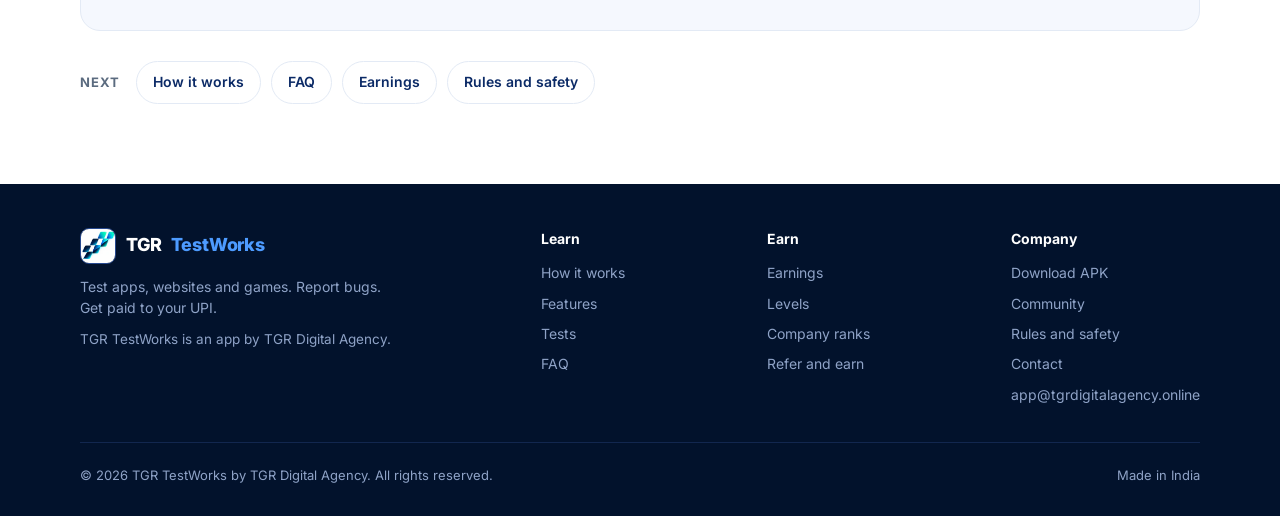
<file: download.html>
<!doctype html>
<html lang="en-IN">
<head>
<meta charset="utf-8">
<meta name="viewport" content="width=device-width, initial-scale=1">
<title>Download TGR TestWorks APK – Free Android Earning App</title>
<meta name="description" content="Download the TGR TestWorks APK for Android 5.0 and above. Free earning and app testing app by TGR Digital Agency. Install steps and safety tips included.">
<meta name="keywords" content="TGR TestWorks, TGR Digital Agency app, TGR Digital Agency earning app, TGR Digital Agency testing app, TGR TestWorks APK download, TGR TestWorks APK, download earning app APK, Android APK download free, app.apk, install APK Android, TGR TestWorks latest version, TGR TestWorks version 1.1, free earning app download, app testing app download, Android 5.0 app, download tester app, earning app APK free, install from unknown source, official APK, download TGR Digital Agency app">
<meta name="robots" content="index,follow,max-image-preview:large,max-snippet:-1,max-video-preview:-1">
<meta name="googlebot" content="index,follow,max-image-preview:large,max-snippet:-1,max-video-preview:-1">
<meta name="author" content="TGR Digital Agency">
<meta name="publisher" content="TGR Digital Agency">
<meta name="application-name" content="TGR TestWorks">
<meta name="apple-mobile-web-app-title" content="TGR TestWorks">
<meta name="generator" content="Hand-built static site">
<meta name="theme-color" content="#0A6CFF">
<meta name="msapplication-TileColor" content="#0A6CFF">
<meta name="referrer" content="strict-origin-when-cross-origin">
<meta name="geo.region" content="IN">
<meta name="geo.placename" content="India">
<meta name="language" content="English">
<meta name="rating" content="general">
<link rel="canonical" href="https://tgrdigitalagency.online/download.html">
<link rel="alternate" hreflang="en-IN" href="https://tgrdigitalagency.online/download.html">
<link rel="alternate" hreflang="x-default" href="https://tgrdigitalagency.online/download.html">
<meta property="og:type" content="website">
<meta property="og:site_name" content="TGR TestWorks">
<meta property="og:locale" content="en_IN">
<meta property="og:title" content="Download TGR TestWorks APK – Free Android Earning App">
<meta property="og:description" content="Download the TGR TestWorks APK for Android 5.0 and above. Free earning and app testing app by TGR Digital Agency. Install steps and safety tips included.">
<meta property="og:url" content="https://tgrdigitalagency.online/download.html">
<meta property="og:image" content="https://tgrdigitalagency.online/assets/img/og-download.jpg">
<meta property="og:image:secure_url" content="https://tgrdigitalagency.online/assets/img/og-download.jpg">
<meta property="og:image:type" content="image/jpeg">
<meta property="og:image:width" content="1200">
<meta property="og:image:height" content="630">
<meta property="og:image:alt" content="Download the TGR TestWorks APK for Android">
<meta name="twitter:card" content="summary_large_image">
<meta name="twitter:title" content="Download TGR TestWorks APK – Free Android Earning App">
<meta name="twitter:description" content="Download the TGR TestWorks APK for Android 5.0 and above. Free earning and app testing app by TGR Digital Agency. Install steps and safety tips included.">
<meta name="twitter:image" content="https://tgrdigitalagency.online/assets/img/og-download.jpg">
<meta name="twitter:image:alt" content="Download the TGR TestWorks APK for Android">
<link rel="icon" href="/favicon.ico" sizes="any">
<link rel="icon" type="image/png" sizes="32x32" href="/favicon-32x32.png">
<link rel="icon" type="image/png" sizes="16x16" href="/favicon-16x16.png">
<link rel="apple-touch-icon" sizes="180x180" href="/apple-touch-icon.png">
<link rel="manifest" href="/site.webmanifest">
<link rel="sitemap" type="application/xml" title="Sitemap" href="sitemap.xml">
<link rel="alternate" type="text/plain" title="LLM site summary" href="llms.txt">
<link rel="preconnect" href="https://fonts.googleapis.com">
<link rel="preconnect" href="https://fonts.gstatic.com" crossorigin>
<link href="https://fonts.googleapis.com/css2?family=Inter:wght@400;500;600;700;800&amp;display=swap" rel="stylesheet">
<style>

:root{--blue:#0A6CFF;--blue-d:#0757D1;--navy:#0B2A66;--navy-d:#031A3D;--teal:#00E5C3;--ink:#14213D;--body:#5B6B7F;--hint:#9AA7B8;--line:#E3EAF5;--bg:#F5F8FE;--soft:#EAF2FF;--green:#12A150}
*{box-sizing:border-box;margin:0;padding:0}
[hidden]{display:none!important}
html{scroll-behavior:smooth;scroll-padding-top:80px}
body{font-family:'Inter',system-ui,-apple-system,'Segoe UI',Roboto,sans-serif;color:var(--ink);background:#fff;line-height:1.6;-webkit-font-smoothing:antialiased;font-size:16px}
img{max-width:100%;height:auto;display:block}
a{color:inherit;text-decoration:none}
button{font:inherit;cursor:pointer;border:0;background:none;color:inherit}
.wrap{max-width:1160px;margin:0 auto;padding:0 20px}
.ico{width:1em;height:1em;stroke:currentColor;fill:none;stroke-width:2;stroke-linecap:round;stroke-linejoin:round;flex:none}
section{padding:84px 0}
.eyebrow{display:inline-flex;align-items:center;gap:8px;font-size:12.5px;font-weight:700;letter-spacing:.1em;text-transform:uppercase;color:var(--blue)}
.eyebrow::before{content:"";width:20px;height:2px;background:currentColor;border-radius:2px}
h1,h2,h3{color:var(--navy);letter-spacing:-.02em;line-height:1.15}
h2{font-size:clamp(27px,3.6vw,38px);font-weight:800;margin:10px 0 12px}
.lead{color:var(--body);font-size:17px;max-width:640px}
.head{margin-bottom:40px;display:flex;justify-content:space-between;align-items:flex-end;gap:24px;flex-wrap:wrap}
.head.center{display:block;text-align:center}.head.center .lead{margin:0 auto}.head.center .eyebrow::before{display:none}
.more{display:inline-flex;align-items:center;gap:8px;font-weight:600;font-size:15px;color:var(--blue);white-space:nowrap}
.more .ico{transition:.2s}.more:hover .ico{transform:translateX(4px)}
.btn{display:inline-flex;align-items:center;gap:10px;font-weight:600;font-size:15px;padding:14px 22px;border-radius:11px;transition:.18s}
.btn .ico{font-size:19px}
.btn-primary{background:var(--blue);color:#fff;box-shadow:0 6px 16px -8px rgba(10,108,255,.7)}
.btn-primary:hover{background:var(--blue-d);transform:translateY(-1px)}
.btn-line{border:1.5px solid var(--line);color:var(--navy);background:#fff}
.btn-line:hover{border-color:var(--blue);color:var(--blue)}
.btn-white{background:#fff;color:var(--navy)}
.btn-wa{background:#1FA855;color:#fff}.btn-wa:hover{background:#188a45}

header{position:sticky;top:0;z-index:50;background:rgba(255,255,255,.96);backdrop-filter:blur(8px);border-bottom:1px solid var(--line)}
.nav{display:flex;align-items:center;justify-content:space-between;height:68px;gap:20px}
.brand{display:flex;align-items:center;gap:10px;font-weight:800;color:var(--navy);font-size:18px;letter-spacing:-.01em;white-space:nowrap}
.brand img{width:36px;height:36px;border-radius:9px;border:1px solid var(--line)}
.brand span{color:var(--blue)}
.links{display:flex;gap:22px;font-size:14px;font-weight:500;color:var(--body)}
.links a{padding:6px 0;border-bottom:2px solid transparent}
.links a:hover{color:var(--blue)}.links a.on{color:var(--blue);border-color:var(--blue)}
.nav .btn{padding:10px 16px;font-size:14px;border-radius:10px}
.burger{display:none;font-size:24px;color:var(--navy)}
@media(max-width:1020px){
  .links{position:absolute;top:68px;left:0;right:0;background:#fff;flex-direction:column;gap:0;padding:6px 20px 14px;border-bottom:1px solid var(--line);display:none}
  .links.open{display:flex}.links a{padding:12px 0;border-bottom:1px solid var(--line)}
  .burger{display:block}.nav .btn{display:none}
}

/* hero */
.hero{padding:60px 0 70px;background:linear-gradient(180deg,#F2F7FF,#fff);border-bottom:1px solid var(--line);overflow:hidden}
.hero-grid{display:grid;grid-template-columns:1.05fr .95fr;gap:40px;align-items:center}
.pill{display:inline-flex;align-items:center;gap:8px;background:#fff;border:1px solid var(--line);border-radius:99px;padding:6px 14px 6px 8px;font-size:13px;font-weight:600;color:var(--navy);margin-bottom:22px}
.pill i{display:grid;place-items:center;width:22px;height:22px;border-radius:50%;background:var(--green);color:#fff;font-size:12px}
.hero h1{font-size:clamp(35px,5.2vw,58px);font-weight:800;line-height:1.05;letter-spacing:-.035em}
.hero h1 em{font-style:normal;color:var(--blue)}
.hero p.lead{margin:20px 0 28px;font-size:18px}
.cta{display:flex;flex-wrap:wrap;gap:12px}
.meta{display:flex;flex-wrap:wrap;gap:8px 22px;margin-top:22px;font-size:13.5px;color:var(--body)}
.meta span{display:inline-flex;align-items:center;gap:7px}.meta .ico{color:var(--green);font-size:16px}
.hero-art{position:relative;height:560px}
.phone{position:absolute;width:250px;border-radius:38px;padding:8px;background:#0B1630;box-shadow:0 30px 60px -24px rgba(11,42,102,.45),0 0 0 1.5px #2A3A63 inset}
.phone img{border-radius:30px;width:100%;background:#fff}
.phone.a{left:6%;top:48px;transform:rotate(-4deg);z-index:1}
.phone.b{right:4%;top:0;z-index:2;transform:rotate(3deg)}
.float{position:absolute;z-index:3;background:#fff;border:1px solid var(--line);border-radius:14px;padding:10px 14px;display:flex;align-items:center;gap:10px;font-size:13px;box-shadow:0 14px 30px -14px rgba(11,42,102,.35)}
.float b{display:block;color:var(--navy);font-size:15px;line-height:1.2}.float small{color:var(--body);font-size:12px}
.float img{width:34px;height:34px;object-fit:contain}
.float .ic{width:36px;height:36px;border-radius:10px;display:grid;place-items:center;font-size:19px;background:#E5F7EC;color:var(--green)}
.float.f1{left:-2%;bottom:70px}.float.f2{right:-1%;bottom:20px}
@media(max-width:940px){.hero-grid{grid-template-columns:1fr}.hero-art{height:520px;max-width:520px;margin:10px auto 0;width:100%}}
@media(max-width:480px){.phone{width:200px}.hero-art{height:430px}.float{display:none}}

.stats-grid{display:grid;grid-template-columns:repeat(4,1fr);border-bottom:1px solid var(--line)}
.stat{padding:28px 20px;display:flex;gap:14px;align-items:center;border-right:1px solid var(--line)}
.stat:last-child{border-right:0}
.stat .ic{width:46px;height:46px;border-radius:12px;background:var(--soft);color:var(--blue);display:grid;place-items:center;font-size:23px;flex:none}
.stat b{display:block;font-size:26px;color:var(--navy);font-weight:800;line-height:1.1;letter-spacing:-.02em}
.stat>div>span{font-size:13.5px;color:var(--body)}
@media(max-width:860px){.stats-grid{grid-template-columns:1fr 1fr}.stat:nth-child(2){border-right:0}.stat:nth-child(-n+2){border-bottom:1px solid var(--line)}}
@media(max-width:420px){.stat{padding:20px 12px;gap:10px}.stat b{font-size:22px}.stat .ic{width:38px;height:38px;font-size:19px}}

.bg-soft{background:var(--bg);border-top:1px solid var(--line);border-bottom:1px solid var(--line)}

/* compact how */
.mini-steps{display:grid;grid-template-columns:repeat(4,1fr);border:1px solid var(--line);border-radius:18px;overflow:hidden;background:#fff}
.ms{padding:26px 24px;border-right:1px solid var(--line);position:relative}
.ms:last-child{border-right:0}
.ms .n{font-size:13px;font-weight:700;color:var(--blue);letter-spacing:.08em}
.ms .ico{font-size:26px;color:var(--navy);margin:14px 0 12px;display:block}
.ms h3{font-size:17px;margin-bottom:5px}.ms p{font-size:14px;color:var(--body);line-height:1.5}
@media(max-width:900px){.mini-steps{grid-template-columns:1fr 1fr}.ms:nth-child(2){border-right:0}.ms:nth-child(-n+2){border-bottom:1px solid var(--line)}}
@media(max-width:520px){.mini-steps{grid-template-columns:1fr}.ms{border-right:0!important;border-bottom:1px solid var(--line)}.ms:last-child{border-bottom:0}}

/* compact features */
.feat-split{display:grid;grid-template-columns:.8fr 1.2fr;gap:36px;align-items:center}
.feat-art{background:#fff;border:1px solid var(--line);border-radius:20px;padding:12px;overflow:hidden}
.feat-art img{border-radius:12px;width:100%}
.flist{display:grid;grid-template-columns:1fr 1fr;gap:6px 28px}
.fi{display:flex;gap:14px;padding:16px 0;border-bottom:1px solid var(--line)}
.fi .ico{font-size:22px;color:var(--blue);margin-top:3px}
.fi b{display:block;color:var(--navy);font-size:15.5px;line-height:1.3}.fi span{font-size:13.8px;color:var(--body);line-height:1.5;display:block;margin-top:2px}
@media(max-width:940px){.feat-split{grid-template-columns:1fr}.flist{grid-template-columns:1fr}}

/* slider */
.slider-wrap{position:relative}
.slider{overflow-x:auto;scrollbar-width:none;-ms-overflow-style:none;cursor:grab;user-select:none;-webkit-user-select:none;-webkit-mask-image:linear-gradient(90deg,transparent,#000 5%,#000 95%,transparent);mask-image:linear-gradient(90deg,transparent,#000 5%,#000 95%,transparent);padding:8px 0}
.slider::-webkit-scrollbar{display:none}
.slider.drag{cursor:grabbing}
.strack{display:flex;gap:28px;width:max-content;padding:0 14px}
.slide{width:230px;flex:none;text-align:center}
.slide .phone{position:relative;width:100%;transform:none}
.slide img{-webkit-user-drag:none;pointer-events:none}
.slide h3{font-size:16px;margin:18px 0 2px}.slide p{font-size:13.5px;color:var(--body)}
.arrows{display:flex;gap:10px;justify-content:center;margin-top:26px}
.arrow{width:46px;height:46px;border-radius:50%;border:1.5px solid var(--line);background:#fff;display:grid;place-items:center;font-size:20px;color:var(--navy);transition:.2s}
.arrow:hover{border-color:var(--blue);color:var(--blue)}

/* test cards */
.chips{display:flex;gap:8px;flex-wrap:wrap;margin-bottom:22px}
.chip{display:inline-flex;align-items:center;gap:8px;padding:9px 16px;border-radius:99px;border:1.5px solid var(--line);background:#fff;font-size:14px;font-weight:600;color:var(--navy)}
.chip .ico{font-size:16px}.chip.on{background:var(--navy);border-color:var(--navy);color:#fff}
.list{display:grid;grid-template-columns:repeat(3,1fr);gap:18px}
.job{background:#fff;border:1px solid var(--line);border-radius:16px;overflow:hidden;display:flex;flex-direction:column}
.job-top{display:flex;gap:14px;padding:20px 20px 14px;align-items:flex-start}
.job-logo{width:50px;height:50px;border-radius:13px;display:grid;place-items:center;font-size:25px;flex:none;color:#fff}
.job h3{font-size:16px}.job .co{font-size:13px;color:var(--body);margin-top:2px}
.tags{display:flex;gap:7px;flex-wrap:wrap;padding:0 20px 18px}
.tag{display:inline-flex;align-items:center;gap:6px;font-size:12.5px;font-weight:600;padding:5px 10px;border-radius:99px}
.tag .ico{font-size:13px}
.t-plat{background:var(--soft);color:var(--blue)}.t-kind{background:#F1EAFE;color:#6D3BD2}.t-pay{background:#E5F7EC;color:#0E7D3D}
.job-foot{margin-top:auto;border-top:1px solid var(--line);padding:12px 20px;display:flex;justify-content:space-between;align-items:center;font-size:13px;color:var(--body)}
.job-foot b{color:var(--blue);font-weight:600;display:inline-flex;align-items:center;gap:4px}
.job.live{border-color:#BFE5CF}.job.live .job-foot{background:#F0FAF4;color:#0E7D3D;font-weight:600}
.note{margin-top:20px;font-size:13.5px;color:var(--body);display:flex;gap:8px;align-items:flex-start}
.note .ico{margin-top:3px;color:var(--blue)}
@media(max-width:940px){.list{grid-template-columns:1fr 1fr}}@media(max-width:560px){.list{grid-template-columns:1fr}}

/* dark */
.dark{background:var(--navy-d);color:#C9D6EE}
.dark h2,.dark h3{color:#fff}.dark .lead{color:#A9BAD8}.dark .eyebrow{color:var(--teal)}
.dark .more{color:#7FB2FF}
.earn{display:grid;grid-template-columns:1fr 1fr;gap:56px;align-items:center}
.flow{display:grid;margin-top:26px}
.flow div{display:flex;gap:16px;padding-bottom:20px;position:relative}
.flow div:not(:last-child)::before{content:"";position:absolute;left:19px;top:42px;bottom:2px;width:2px;background:#1E3A73}
.flow i{width:40px;height:40px;border-radius:50%;background:#0F2C63;border:1.5px solid #27498F;color:var(--teal);display:grid;place-items:center;font-size:18px;flex:none;font-style:normal}
.flow b{display:block;color:#fff;font-size:16px;margin-bottom:2px}.flow span{font-size:14px;color:#A9BAD8}
.panel{background:#0B2557;border:1px solid #1B3A78;border-radius:20px;padding:26px}
.rule{display:flex;align-items:center;gap:16px;padding-bottom:20px;border-bottom:1px solid #1B3A78;margin-bottom:20px}
.rule .rico{width:54px;height:54px;border-radius:14px;background:var(--blue);display:grid;place-items:center;font-size:27px;color:#fff}
.rule small{color:#9FB3D6;font-size:13px}.rule b{display:block;font-size:34px;color:#fff;letter-spacing:-.02em;line-height:1.1}
.upi-title{font-size:12.5px;color:#9FB3D6;margin-bottom:12px;font-weight:700;letter-spacing:.08em;text-transform:uppercase}
.upilogos{display:grid;grid-template-columns:repeat(4,1fr);gap:10px;margin-bottom:12px}
.upilogos div{background:#fff;border-radius:14px;padding:12px 6px 10px;text-align:center;font-size:12px;font-weight:600;color:var(--navy)}
.upilogos img{width:44px;height:44px;border-radius:11px;margin:0 auto 6px}
.upis{display:flex;flex-wrap:wrap;gap:8px}
.upis span{padding:7px 13px;border-radius:10px;background:#0F2C63;border:1px solid #234583;color:#fff;font-size:13px;font-weight:500}
@media(max-width:900px){.earn{grid-template-columns:1fr;gap:36px}}

/* badge strips */
.bstrip{display:grid;grid-template-columns:repeat(7,1fr);gap:14px}
.bcard{text-align:center;background:#fff;border:1px solid var(--line);border-radius:16px;padding:22px 8px 16px}
.bcard img{width:76px;height:76px;object-fit:contain;margin:0 auto 10px}
.bcard b{display:block;font-size:14.5px;color:var(--navy)}.bcard small{font-size:12px;color:var(--body)}
@media(max-width:1000px){.bstrip{grid-template-columns:repeat(4,1fr)}}@media(max-width:560px){.bstrip{grid-template-columns:repeat(2,1fr)}}
.rstrip{display:grid;grid-template-columns:repeat(10,1fr);gap:10px}
.rcard{text-align:center}
.rcard img{width:100%;max-width:110px;margin:0 auto 6px}
.rcard b{display:block;font-size:12.5px;color:var(--navy);line-height:1.25}
@media(max-width:1000px){.rstrip{grid-template-columns:repeat(5,1fr)}}@media(max-width:520px){.rstrip{grid-template-columns:repeat(2,1fr)}}

/* refer */
.refer{background:var(--blue);border-radius:24px;color:#fff;display:grid;grid-template-columns:1.1fr .9fr;gap:30px;align-items:center;overflow:hidden;position:relative}
.refer .txt{padding:48px 0 48px 48px}
.refer h2{color:#fff;margin-top:12px}.refer .eyebrow{color:#fff}
.refer p{color:#D6E5FF;margin-bottom:24px;max-width:480px}
.refer .art{padding:20px 28px 20px 0}
.refer .art img{border-radius:16px;box-shadow:0 20px 40px -20px rgba(0,0,0,.4)}
@media(max-width:860px){.refer{grid-template-columns:1fr}.refer .txt{padding:32px 24px 8px}.refer .art{padding:8px 24px 28px}}

/* community */
.comm{display:grid;grid-template-columns:.9fr 1.1fr;gap:56px;align-items:center}
.big{background:#fff;border:1px solid var(--line);border-radius:24px;padding:40px;text-align:center}
.big .num{font-size:clamp(64px,10vw,96px);font-weight:800;color:var(--blue);letter-spacing:-.05em;line-height:1}
.big p{color:var(--navy);font-weight:600;font-size:18px;margin-top:6px}
.big small{color:var(--body);font-size:14px;display:block;margin-top:4px}
.pts{display:grid;gap:18px}
.pt{display:flex;gap:16px}
.pt .ic{width:44px;height:44px;border-radius:11px;background:var(--soft);color:var(--blue);display:grid;place-items:center;font-size:22px;flex:none}
.pt b{display:block;color:var(--navy);font-size:16.5px}.pt span{font-size:14.5px;color:var(--body)}
@media(max-width:900px){.comm{grid-template-columns:1fr;gap:32px}}

/* cards generic */
.grid3{display:grid;grid-template-columns:repeat(3,1fr);gap:18px}
.grid2{display:grid;grid-template-columns:repeat(2,1fr);gap:18px}
@media(max-width:900px){.grid3{grid-template-columns:1fr 1fr}}@media(max-width:600px){.grid3,.grid2{grid-template-columns:1fr}}
.card{background:#fff;border:1px solid var(--line);border-radius:16px;padding:24px 22px}
.card .ico{font-size:24px;color:var(--blue);margin-bottom:14px;display:block}
.card h3{font-size:16.5px;margin-bottom:6px}.card p{font-size:14.2px;color:var(--body);line-height:1.55}

/* faq */
.faq{max-width:780px;margin:0 auto;display:grid;gap:10px}
.faq details{background:#fff;border:1px solid var(--line);border-radius:14px;padding:0 22px}
.faq summary{list-style:none;cursor:pointer;display:flex;justify-content:space-between;align-items:center;gap:16px;padding:18px 0;font-weight:600;color:var(--navy);font-size:16px}
.faq summary::-webkit-details-marker{display:none}
.faq summary .ico{transition:.2s;color:var(--blue);font-size:20px}
.faq details[open] summary .ico{transform:rotate(180deg)}.faq details[open]{border-color:#BBD3FA}
.faq p{padding:0 0 20px;color:var(--body);font-size:15px}

.final{background:var(--navy-d);color:#fff;text-align:center;padding:84px 0}
.final img{width:74px;height:74px;border-radius:18px;margin:0 auto 22px;border:1px solid #27498F}
.final h2{color:#fff;font-size:clamp(28px,4.4vw,44px);margin-top:0}
.final p{color:#A9BAD8;max-width:520px;margin:0 auto 28px}
.final .cta{justify-content:center}
footer{background:#02122C;color:#8FA3C7;padding:44px 0 30px;font-size:14px}
.fgrid{display:flex;justify-content:space-between;gap:32px;flex-wrap:wrap;padding-bottom:28px;border-bottom:1px solid #12274F}
footer .brand{color:#fff}footer .brand img{border-color:#27498F}
footer p{max-width:320px;margin-top:12px;line-height:1.55}
footer .col b{display:block;color:#fff;font-size:14px;margin-bottom:12px}
footer .col a{display:block;margin-bottom:8px}footer .col a:hover{color:#fff}
.copy{padding-top:22px;display:flex;justify-content:space-between;flex-wrap:wrap;gap:8px;font-size:13px}

.sticky{display:none}
@media(max-width:700px){
  section{padding:60px 0}
  .sticky{display:flex;position:fixed;left:12px;right:12px;bottom:12px;z-index:60;transform:translateY(120%);transition:.3s}
  .sticky.show{transform:none}
  .sticky .btn{width:100%;justify-content:center;box-shadow:0 12px 30px -8px rgba(10,108,255,.7)}
  footer{padding-bottom:90px}
}
.reveal{opacity:0;transform:translateY(16px);transition:.6s ease}.reveal.in{opacity:1;transform:none}

/* ===== detail pages ===== */
.page:not([hidden]){animation:pg .35s ease}
@keyframes pg{from{opacity:0;transform:translateY(8px)}to{opacity:1;transform:none}}
.phead{background:linear-gradient(180deg,#F2F7FF,#fff);border-bottom:1px solid var(--line);padding:34px 0 50px}
.crumb{display:flex;align-items:center;gap:8px;font-size:13.5px;color:var(--body);margin-bottom:22px}
.crumb a{color:var(--blue);font-weight:600}.crumb .ico{font-size:14px;color:var(--hint)}
.phead-grid{display:grid;grid-template-columns:1.3fr .7fr;gap:40px;align-items:center}
.phead h1{font-size:clamp(32px,4.6vw,48px);font-weight:800;letter-spacing:-.03em;margin:10px 0 14px}
.phead .art img{max-height:240px;margin-left:auto;object-fit:contain}
.phead.nophoto .phead-grid{grid-template-columns:1fr}
@media(max-width:800px){.phead-grid{grid-template-columns:1fr}.phead .art{display:none}}
.pbody{padding:56px 20px 20px}
.pbody section,.blk{padding:0 0 52px}
.blk h2{font-size:clamp(22px,2.8vw,28px);margin:0 0 6px}
.blk>.lead{font-size:15.5px;margin-bottom:24px}
.blk>h2+.grid3,.blk>h2+.grid2,.blk>h2+.rows{margin-top:22px}
.rows{display:grid;gap:0;border:1px solid var(--line);border-radius:16px;overflow:hidden;background:#fff}
.row{display:grid;grid-template-columns:56px 1fr;gap:18px;padding:22px 24px;border-bottom:1px solid var(--line)}
.row:last-child{border-bottom:0}
.row .num{width:40px;height:40px;border-radius:50%;background:var(--blue);color:#fff;font-weight:700;display:grid;place-items:center;font-size:15px}
.row h3{font-size:17px;margin-bottom:4px}.row p,.row li{font-size:14.5px;color:var(--body)}
.row ul{padding-left:18px;margin-top:6px}
.split{display:grid;grid-template-columns:1fr 1fr;gap:36px;align-items:center}
.split.rev>:first-child{order:2}
.split .shot-img{display:flex;justify-content:center}
.split .phone{position:relative;transform:none;width:250px}
@media(max-width:800px){.split{grid-template-columns:1fr}.split.rev>:first-child{order:0}}
.ticks{list-style:none;display:grid;gap:10px;margin-top:12px}
.ticks li{display:flex;gap:10px;font-size:15px;color:var(--ink)}
.ticks .ico{color:var(--green);margin-top:5px;flex:none}
.callout{display:flex;gap:14px;background:var(--soft);border:1px solid #CFE0FB;border-radius:14px;padding:16px 18px;font-size:14.5px;color:var(--navy)}
.callout .ico{font-size:22px;color:var(--blue);margin-top:2px}
.pcta{background:var(--bg);border:1px solid var(--line);border-radius:20px;padding:30px;display:flex;justify-content:space-between;align-items:center;gap:20px;flex-wrap:wrap;margin-bottom:30px}
.pcta h3{font-size:20px}.pcta p{color:var(--body);font-size:14.5px;margin-top:4px}
.related{display:flex;flex-wrap:wrap;gap:10px;margin-bottom:60px;align-items:center}
.related b{font-size:13px;color:var(--body);margin-right:6px;text-transform:uppercase;letter-spacing:.08em}
.related a{padding:9px 16px;border:1.5px solid var(--line);border-radius:99px;font-size:14px;font-weight:600;color:var(--navy);background:#fff}
.related a:hover{border-color:var(--blue);color:var(--blue)}
.bigbadges{display:grid;grid-template-columns:repeat(3,1fr);gap:18px}
.bb{background:#fff;border:1px solid var(--line);border-radius:18px;padding:26px 22px;display:flex;gap:18px;align-items:center}
.bb img{width:92px;height:92px;object-fit:contain;flex:none}
.bb b{display:block;font-size:17px;color:var(--navy)}.bb small{display:block;color:var(--blue);font-weight:600;font-size:13px;margin:2px 0 4px}.bb p{font-size:13.5px;color:var(--body);line-height:1.5}
@media(max-width:900px){.bigbadges{grid-template-columns:1fr 1fr}}@media(max-width:600px){.bigbadges{grid-template-columns:1fr}}
.rank-list{display:grid;gap:14px}
.rk{display:grid;grid-template-columns:110px 1fr;gap:22px;align-items:center;background:#fff;border:1px solid var(--line);border-radius:18px;padding:18px 24px}
.rk img{width:100px;margin:0 auto}
.rk b{font-size:18px;color:var(--navy);display:block}.rk small{font-size:13px;font-weight:600;display:block;margin:1px 0 5px}.rk p{font-size:14.5px;color:var(--body)}
@media(max-width:560px){.rk{grid-template-columns:80px 1fr;gap:14px;padding:14px}.rk img{width:76px}}
.contact-grid{display:grid;grid-template-columns:repeat(3,1fr);gap:18px}
@media(max-width:800px){.contact-grid{grid-template-columns:1fr}}
.cc{background:#fff;border:1px solid var(--line);border-radius:18px;padding:26px;display:flex;flex-direction:column;gap:6px}
.cc .ico{font-size:28px;color:var(--blue);margin-bottom:10px}
.cc b{font-size:17px;color:var(--navy)}.cc span{font-size:14.5px;color:var(--body);word-break:break-word}.cc .btn{margin-top:14px;align-self:flex-start;padding:11px 18px;font-size:14px}
.statbox{display:grid;grid-template-columns:repeat(3,1fr);gap:18px}
@media(max-width:700px){.statbox{grid-template-columns:1fr}}
.sb{background:#fff;border:1px solid var(--line);border-radius:18px;padding:28px;text-align:center}
.sb b{display:block;font-size:44px;font-weight:800;color:var(--blue);letter-spacing:-.03em;line-height:1.1}.sb span{color:var(--navy);font-weight:600;font-size:15px}
@media(prefers-reduced-motion:reduce){.reveal{opacity:1;transform:none;transition:none}html{scroll-behavior:auto}.page:not([hidden]){animation:none}}

/* ===== multi-page additions ===== */
.skip{position:absolute;left:-9999px;top:8px;background:#fff;color:var(--navy);padding:10px 16px;border-radius:10px;z-index:200;font-weight:700;box-shadow:0 8px 24px rgba(0,0,0,.2)}
.skip:focus{left:12px}
:focus-visible{outline:3px solid var(--blue);outline-offset:2px;border-radius:6px}
.links a.on{color:var(--blue)}
.quick{display:flex;gap:14px;align-items:flex-start;background:#fff;border:1px solid var(--line);border-left:4px solid var(--blue);border-radius:14px;padding:18px 22px;margin:0 0 36px;max-width:860px}
.quick .ico{font-size:22px;color:var(--blue);flex:none;margin-top:2px}
.quick b{display:block;color:var(--navy);font-size:15px;margin-bottom:4px}
.quick p{color:var(--ink);font-size:16px;line-height:1.7;margin:0}
.bg-soft .quick{max-width:none;margin-bottom:28px}
.facts{display:grid;grid-template-columns:repeat(4,1fr);gap:1px;background:var(--line);border:1px solid var(--line);border-radius:16px;overflow:hidden;margin:0}
.facts>div{background:#fff;padding:16px 20px}
.facts dt{font-size:13.5px;color:var(--body)}
.facts dd{font-weight:700;color:var(--navy);margin:2px 0 0;font-size:16px}
.phead .art .phone{width:210px;margin-left:auto}
.phead .art .phone img{max-height:250px;height:250px;width:100%;margin:0;box-shadow:none;object-fit:cover;object-position:top}
.totop{position:fixed;right:16px;bottom:16px;width:44px;height:44px;border-radius:50%;border:0;background:var(--navy);color:#fff;display:grid;place-items:center;cursor:pointer;opacity:0;pointer-events:none;transition:.25s;z-index:55;box-shadow:0 8px 22px -6px rgba(11,42,102,.6)}
.totop.show{opacity:1;pointer-events:auto}
.totop .ico{width:20px;height:20px}
@media(max-width:760px){.totop{bottom:76px}}
@media(max-width:900px){.facts{grid-template-columns:repeat(2,1fr)}}
.facts.c3{grid-template-columns:repeat(3,1fr)}
@media(max-width:900px){.facts.c3{grid-template-columns:repeat(2,1fr)}}
body[data-nosticky] .sticky{display:none!important}

</style>
<noscript><style>.reveal{opacity:1!important;transform:none!important}</style></noscript>
<script type="application/ld+json">{"@context":"https://schema.org","@graph":[{"@type":"Organization","@id":"https://tgrdigitalagency.online/#organization","name":"TGR Digital Agency","url":"https://tgrdigitalagency.online/","logo":{"@type":"ImageObject","url":"https://tgrdigitalagency.online/assets/img/logo-512.png","width":512,"height":512},"email":"app@tgrdigitalagency.online","telephone":"+918941801033","contactPoint":[{"@type":"ContactPoint","contactType":"customer support","telephone":"+918941801033","email":"app@tgrdigitalagency.online","areaServed":"IN","availableLanguage":["English","Hindi"]}]},{"@type":"WebSite","@id":"https://tgrdigitalagency.online/#website","url":"https://tgrdigitalagency.online/","name":"TGR TestWorks","description":"Free Android app by TGR Digital Agency to test apps, websites and games, report bugs and earn rewards withdrawable to UPI.","publisher":{"@id":"https://tgrdigitalagency.online/#organization"},"inLanguage":"en-IN"},{"@type":"WebPage","@id":"https://tgrdigitalagency.online/download.html#webpage","url":"https://tgrdigitalagency.online/download.html","name":"Download TGR TestWorks APK – Free Android Earning App","description":"Download the TGR TestWorks APK for Android 5.0 and above. Free earning and app testing app by TGR Digital Agency. Install steps and safety tips included.","inLanguage":"en-IN","isPartOf":{"@id":"https://tgrdigitalagency.online/#website"},"about":{"@id":"https://tgrdigitalagency.online/#app"},"publisher":{"@id":"https://tgrdigitalagency.online/#organization"},"primaryImageOfPage":{"@type":"ImageObject","url":"https://tgrdigitalagency.online/assets/img/og-download.jpg","width":1200,"height":630},"datePublished":"2026-11-22","dateModified":"2026-11-22","keywords":"TGR TestWorks, TGR Digital Agency app, TGR Digital Agency earning app, TGR Digital Agency testing app, TGR TestWorks APK download, TGR TestWorks APK, download earning app APK, Android APK download free, app.apk, install APK Android, TGR TestWorks latest version, TGR TestWorks version 1.1, free earning app download, app testing app download, Android 5.0 app, download tester app, earning app APK free, install from unknown source, official APK, download TGR Digital Agency app","speakable":{"@type":"SpeakableSpecification","cssSelector":[".quick p","h1"]},"breadcrumb":{"@id":"https://tgrdigitalagency.online/download.html#breadcrumb"}},{"@type":"BreadcrumbList","@id":"https://tgrdigitalagency.online/download.html#breadcrumb","itemListElement":[{"@type":"ListItem","position":1,"name":"Home","item":"https://tgrdigitalagency.online/"},{"@type":"ListItem","position":2,"name":"Download","item":"https://tgrdigitalagency.online/download.html"}]},{"@type":["MobileApplication","SoftwareApplication"],"@id":"https://tgrdigitalagency.online/#app","name":"TGR TestWorks","alternateName":["TGR Digital Agency app","TGR Digital Agency earning app","TGR Digital Agency testing app"],"description":"TGR TestWorks is a free Android app where you test apps, websites and games, report bugs and get paid to your UPI from ₹100.","applicationCategory":"BusinessApplication","operatingSystem":"Android 5.0 and above","softwareVersion":"1.1","inLanguage":"en-IN","downloadUrl":"https://tgrdigitalagency.online/app.apk","installUrl":"https://tgrdigitalagency.online/app.apk","image":"https://tgrdigitalagency.online/assets/img/og-download.jpg","screenshot":["https://tgrdigitalagency.online/assets/img/home.webp","https://tgrdigitalagency.online/assets/img/tests.webp","https://tgrdigitalagency.online/assets/img/explore.webp","https://tgrdigitalagency.online/assets/img/earn.webp"],"publisher":{"@id":"https://tgrdigitalagency.online/#organization"},"author":{"@id":"https://tgrdigitalagency.online/#organization"},"offers":{"@type":"Offer","price":"0","priceCurrency":"INR"},"featureList":["Explore jobs","My Tests","Clear work terms","Bug reports","Wallet and earnings","UPI withdrawals","Transaction history","Refer and earn","Leaderboard","Levels and badges","Companies and ranks","Notifications","Help and support","Profile and security"]}]}</script>
</head>
<body data-nosticky>
<a class="skip" href="#content">Skip to content</a>
<svg width="0" height="0" style="position:absolute" aria-hidden="true">
 <symbol id="i-download" viewBox="0 0 24 24"><path d="M21 15v4a2 2 0 0 1-2 2H5a2 2 0 0 1-2-2v-4"/><polyline points="7 10 12 15 17 10"/><line x1="12" y1="15" x2="12" y2="3"/></symbol>
 <symbol id="i-shield" viewBox="0 0 24 24"><path d="M12 22s8-4 8-10V5l-8-3-8 3v7c0 6 8 10 8 10z"/><path d="m9 12 2 2 4-4"/></symbol>
 <symbol id="i-wallet" viewBox="0 0 24 24"><path d="M19 7V4a1 1 0 0 0-1-1H5a2 2 0 0 0 0 4h15a1 1 0 0 1 1 1v4h-3a2 2 0 0 0 0 4h3a1 1 0 0 0 1-1v-2a1 1 0 0 0-1-1"/><path d="M3 5v14a2 2 0 0 0 2 2h15a1 1 0 0 0 1-1v-4"/></symbol>
 <symbol id="i-bug" viewBox="0 0 24 24"><path d="m8 2 1.88 1.88"/><path d="M14.12 3.88 16 2"/><path d="M9 7.13v-1a3.003 3.003 0 1 1 6 0v1"/><path d="M12 20c-3.3 0-6-2.7-6-6v-3a4 4 0 0 1 4-4h4a4 4 0 0 1 4 4v3c0 3.3-2.7 6-6 6"/><path d="M12 20v-9"/><path d="M6.53 9C4.6 8.8 3 7.1 3 5"/><path d="M6 13H2"/><path d="M3 21c0-2.1 1.7-3.9 3.8-4"/><path d="M20.97 5c0 2.1-1.6 3.8-3.5 4"/><path d="M22 13h-4"/><path d="M17.2 17c2.1.1 3.8 1.9 3.8 4"/></symbol>
 <symbol id="i-compass" viewBox="0 0 24 24"><circle cx="12" cy="12" r="10"/><polygon points="16.24 7.76 14.12 14.12 7.76 16.24 9.88 9.88 16.24 7.76"/></symbol>
 <symbol id="i-users" viewBox="0 0 24 24"><path d="M16 21v-2a4 4 0 0 0-4-4H6a4 4 0 0 0-4 4v2"/><circle cx="9" cy="7" r="4"/><path d="M22 21v-2a4 4 0 0 0-3-3.87"/><path d="M16 3.13a4 4 0 0 1 0 7.75"/></symbol>
 <symbol id="i-gift" viewBox="0 0 24 24"><rect x="3" y="8" width="18" height="4" rx="1"/><path d="M12 8v13"/><path d="M19 12v7a2 2 0 0 1-2 2H7a2 2 0 0 1-2-2v-7"/><path d="M7.5 8a2.5 2.5 0 0 1 0-5A4.8 8 0 0 1 12 8a4.8 8 0 0 1 4.5-5 2.5 2.5 0 0 1 0 5"/></symbol>
 <symbol id="i-trophy" viewBox="0 0 24 24"><path d="M6 9H4.5a2.5 2.5 0 0 1 0-5H6"/><path d="M18 9h1.5a2.5 2.5 0 0 0 0-5H18"/><path d="M4 22h16"/><path d="M10 14.66V17c0 .55-.47.98-.97 1.21C7.85 18.75 7 20.24 7 22"/><path d="M14 14.66V17c0 .55.47.98.97 1.21C16.15 18.75 17 20.24 17 22"/><path d="M18 2H6v7a6 6 0 0 0 12 0V2Z"/></symbol>
 <symbol id="i-bell" viewBox="0 0 24 24"><path d="M6 8a6 6 0 0 1 12 0c0 7 3 9 3 9H3s3-2 3-9"/><path d="M10.3 21a1.94 1.94 0 0 0 3.4 0"/></symbol>
 <symbol id="i-phone" viewBox="0 0 24 24"><rect x="5" y="2" width="14" height="20" rx="2"/><path d="M12 18h.01"/></symbol>
 <symbol id="i-globe" viewBox="0 0 24 24"><circle cx="12" cy="12" r="10"/><path d="M2 12h20"/><path d="M12 2a15.3 15.3 0 0 1 4 10 15.3 15.3 0 0 1-4 10 15.3 15.3 0 0 1-4-10 15.3 15.3 0 0 1 4-10z"/></symbol>
 <symbol id="i-gamepad" viewBox="0 0 24 24"><line x1="6" x2="10" y1="12" y2="12"/><line x1="8" x2="8" y1="10" y2="14"/><line x1="15" x2="15.01" y1="13" y2="13"/><line x1="18" x2="18.01" y1="11" y2="11"/><rect width="20" height="12" x="2" y="6" rx="2"/></symbol>
 <symbol id="i-monitor" viewBox="0 0 24 24"><rect width="20" height="14" x="2" y="3" rx="2"/><line x1="8" x2="16" y1="21" y2="21"/><line x1="12" x2="12" y1="17" y2="21"/></symbol>
 <symbol id="i-check" viewBox="0 0 24 24"><path d="M20 6 9 17l-5-5"/></symbol>
 <symbol id="i-lock" viewBox="0 0 24 24"><rect width="18" height="11" x="3" y="11" rx="2"/><path d="M7 11V7a5 5 0 0 1 10 0v4"/></symbol>
 <symbol id="i-zap" viewBox="0 0 24 24"><path d="M13 2 3 14h9l-1 8 10-12h-9l1-8z"/></symbol>
 <symbol id="i-clock" viewBox="0 0 24 24"><circle cx="12" cy="12" r="10"/><polyline points="12 6 12 12 16 14"/></symbol>
 <symbol id="i-support" viewBox="0 0 24 24"><circle cx="12" cy="12" r="10"/><circle cx="12" cy="12" r="4"/><path d="m4.93 4.93 4.24 4.24"/><path d="m14.83 9.17 4.24-4.24"/><path d="m14.83 14.83 4.24 4.24"/><path d="m9.17 14.83-4.24 4.24"/></symbol>
 <symbol id="i-arrow" viewBox="0 0 24 24"><path d="M5 12h14"/><path d="m12 5 7 7-7 7"/></symbol>
 <symbol id="i-down" viewBox="0 0 24 24"><path d="m6 9 6 6 6-6"/></symbol>
 <symbol id="i-file" viewBox="0 0 24 24"><path d="M14.5 2H6a2 2 0 0 0-2 2v16a2 2 0 0 0 2 2h12a2 2 0 0 0 2-2V7.5L14.5 2z"/><polyline points="14 2 14 8 20 8"/><line x1="8" y1="13" x2="16" y2="13"/><line x1="8" y1="17" x2="13" y2="17"/></symbol>
 <symbol id="i-badge" viewBox="0 0 24 24"><path d="M3.85 8.62a4 4 0 0 1 4.78-4.77 4 4 0 0 1 6.74 0 4 4 0 0 1 4.78 4.78 4 4 0 0 1 0 6.74 4 4 0 0 1-4.77 4.78 4 4 0 0 1-6.75 0 4 4 0 0 1-4.78-4.77 4 4 0 0 1 0-6.76Z"/><path d="m9 12 2 2 4-4"/></symbol>
 <symbol id="i-ticket" viewBox="0 0 24 24"><path d="M2 9a3 3 0 0 1 0 6v2a2 2 0 0 0 2 2h16a2 2 0 0 0 2-2v-2a3 3 0 0 1 0-6V7a2 2 0 0 0-2-2H4a2 2 0 0 0-2 2Z"/><path d="M13 5v2"/><path d="M13 17v2"/><path d="M13 11v2"/></symbol>
 <symbol id="i-building" viewBox="0 0 24 24"><rect width="16" height="20" x="4" y="2" rx="2"/><path d="M9 22v-4h6v4"/><path d="M8 6h.01M16 6h.01M12 6h.01M12 10h.01M12 14h.01M16 10h.01M16 14h.01M8 10h.01M8 14h.01"/></symbol>
 <symbol id="i-rupee" viewBox="0 0 24 24"><path d="M6 3h12"/><path d="M6 8h12"/><path d="m6 13 8.5 8"/><path d="M6 13h3"/><path d="M9 13c6.667 0 6.667-10 0-10"/></symbol>
 <symbol id="i-menu" viewBox="0 0 24 24"><line x1="4" y1="7" x2="20" y2="7"/><line x1="4" y1="12" x2="20" y2="12"/><line x1="4" y1="17" x2="20" y2="17"/></symbol>
 <symbol id="i-x" viewBox="0 0 24 24"><path d="M18 6 6 18"/><path d="m6 6 12 12"/></symbol>
 <symbol id="i-search" viewBox="0 0 24 24"><circle cx="11" cy="11" r="8"/><path d="m21 21-4.3-4.3"/></symbol>
 <symbol id="i-userplus" viewBox="0 0 24 24"><path d="M16 21v-2a4 4 0 0 0-4-4H6a4 4 0 0 0-4 4v2"/><circle cx="9" cy="7" r="4"/><line x1="19" x2="19" y1="8" y2="14"/><line x1="22" x2="16" y1="11" y2="11"/></symbol>
 <symbol id="i-clip" viewBox="0 0 24 24"><rect width="8" height="4" x="8" y="2" rx="1"/><path d="M16 4h2a2 2 0 0 1 2 2v14a2 2 0 0 1-2 2H6a2 2 0 0 1-2-2V6a2 2 0 0 1 2-2h2"/><path d="m9 14 2 2 4-4"/></symbol>
 <symbol id="i-device" viewBox="0 0 24 24"><rect width="14" height="20" x="5" y="2" rx="2"/><path d="m9 12 2 2 4-4"/></symbol>
 <symbol id="i-eye" viewBox="0 0 24 24"><path d="M2 12s3.6-7 10-7 10 7 10 7-3.6 7-10 7S2 12 2 12z"/><circle cx="12" cy="12" r="3"/></symbol>
 <symbol id="i-left" viewBox="0 0 24 24"><path d="m15 18-6-6 6-6"/></symbol>
 <symbol id="i-right" viewBox="0 0 24 24"><path d="m9 18 6-6-6-6"/></symbol>
 <symbol id="i-chat" viewBox="0 0 24 24"><path d="M7.9 20A9 9 0 1 0 4 16.1L2 22Z"/></symbol>
 <symbol id="i-call" viewBox="0 0 24 24"><path d="M22 16.92v3a2 2 0 0 1-2.18 2 19.79 19.79 0 0 1-8.63-3.07 19.5 19.5 0 0 1-6-6 19.79 19.79 0 0 1-3.07-8.67A2 2 0 0 1 4.11 2h3a2 2 0 0 1 2 1.72 12.84 12.84 0 0 0 .7 2.81 2 2 0 0 1-.45 2.11L8.09 9.91a16 16 0 0 0 6 6l1.27-1.27a2 2 0 0 1 2.11-.45 12.84 12.84 0 0 0 2.81.7A2 2 0 0 1 22 16.92z"/></symbol>
 <symbol id="i-mail" viewBox="0 0 24 24"><rect width="20" height="16" x="2" y="4" rx="2"/><path d="m22 7-8.97 5.7a1.94 1.94 0 0 1-2.06 0L2 7"/></symbol>
 <symbol id="i-key" viewBox="0 0 24 24"><circle cx="7.5" cy="15.5" r="5.5"/><path d="m21 2-9.6 9.6"/><path d="m15.5 7.5 3 3L22 7l-3-3"/></symbol>
 <symbol id="i-history" viewBox="0 0 24 24"><path d="M3 12a9 9 0 1 0 9-9 9.75 9.75 0 0 0-6.74 2.74L3 8"/><path d="M3 3v5h5"/><path d="M12 7v5l4 2"/></symbol>
 <symbol id="i-user" viewBox="0 0 24 24"><path d="M19 21v-2a4 4 0 0 0-4-4H9a4 4 0 0 0-4 4v2"/><circle cx="12" cy="7" r="4"/></symbol>
<symbol id="i-up" viewBox="0 0 24 24"><path d="m18 15-6-6-6 6"/></symbol></svg>
<header><div class="wrap nav"><a href="index.html" class="brand" aria-label="TGR TestWorks home"><img src="/assets/img/icon.webp" alt="TGR TestWorks logo" width="128" height="128" fetchpriority="high"> TGR <span>TestWorks</span></a><nav class="links" id="links" aria-label="Main"><a href="how-it-works.html">How it works</a><a href="features.html">Features</a><a href="tests.html">Tests</a><a href="earnings.html">Earnings</a><a href="levels.html">Levels</a><a href="refer-and-earn.html">Refer</a><a href="faq.html">FAQ</a><a href="contact.html">Contact</a></nav><a class="btn btn-primary" href="download.html"><svg class="ico" aria-hidden="true"><use href="#i-download"/></svg> Download</a><button class="burger" id="burger" aria-label="Menu" aria-expanded="false"><svg class="ico" aria-hidden="true"><use href="#i-menu"/></svg></button></div></header>
<main id="content">
<article class="page" id="page-download"><div class="phead"><div class="wrap phead-grid"><div><div class="crumb"><a href="index.html">Home</a><svg class="ico" aria-hidden="true"><use href="#i-right"/></svg> Download</div><span class="eyebrow">Android APK</span><h1>Download TGR TestWorks for Android</h1><p class="lead">Free to download. Version 1.1. Works on Android 5.0 and above. Install it, create your account and start testing.</p><div class="cta"><a class="btn btn-primary" id="apkBtn" href="app.apk" download type="application/vnd.android.package-archive"><svg class="ico" aria-hidden="true"><use href="#i-download"/></svg> Download APK</a><a class="btn btn-wa" href="https://wa.me/918941801033" target="_blank" rel="noopener"><svg class="ico" aria-hidden="true"><use href="#i-chat"/></svg> Need help? WhatsApp</a></div></div><div class="art"><div class="shot-img"><div class="phone"><img src="/assets/img/splash.webp" alt="TGR TestWorks welcome screen" width="420" height="886" loading="lazy" decoding="async"></div></div></div></div></div><div class="wrap pbody"><div class="quick"><svg class="ico" aria-hidden="true"><use href="#i-zap"/></svg><div><b>Quick answer</b><p>Download app.apk from this page, open it, and allow Install from this source if Android asks. TGR TestWorks version 1.1 is free and works on Android 5.0 and above.</p></div></div><div class="blk"><h2>Install in four steps</h2><div class="rows"><div class="row"><span class="num">1</span><div><h3>Download the file</h3><p>Tap Download APK. The file is named app.apk.</p></div></div><div class="row"><span class="num">2</span><div><h3>Open it</h3><p>Open the file from your notifications or the Downloads folder.</p></div></div><div class="row"><span class="num">3</span><div><h3>Allow install</h3><p>If Android asks, allow Install from this source. The app then installs normally.</p></div></div><div class="row"><span class="num">4</span><div><h3>Create your account</h3><p>Open TGR TestWorks, sign up in five short steps and apply for your first test.</p></div></div></div></div><div class="blk"><h2>App details</h2><dl class="facts c3"><div><dt>App name</dt><dd>TGR TestWorks</dd></div><div><dt>Publisher</dt><dd>TGR Digital Agency</dd></div><div><dt>Version</dt><dd>1.1</dd></div><div><dt>Requires</dt><dd>Android 5.0 and above</dd></div><div><dt>Price</dt><dd>Free</dd></div><div><dt>File</dt><dd>app.apk</dd></div></dl></div><div class="blk"><div class="callout"><svg class="ico" aria-hidden="true"><use href="#i-shield"/></svg><span>Download the APK only from this website or from links shared by TGR Digital Agency. Never share your password with anyone.</span></div></div><div class="pcta"><div><h3>Need a hand installing?</h3><p>Message us on WhatsApp or email app@tgrdigitalagency.online.</p></div><a class="btn btn-wa" href="https://wa.me/918941801033" target="_blank" rel="noopener">Chat on WhatsApp</a></div><div class="related"><b>Next</b><a href="how-it-works.html">How it works</a><a href="faq.html">FAQ</a><a href="earnings.html">Earnings</a><a href="rules-and-safety.html">Rules and safety</a></div></div></article>
</main>
<footer><div class="wrap"><div class="fgrid"><div><a class="brand" href="index.html"><img src="/assets/img/icon.webp" alt="TGR TestWorks logo" width="128" height="128" loading="lazy" decoding="async"> TGR <span style="color:#4D9BFF">TestWorks</span></a><p>Test apps, websites and games. Report bugs. Get paid to your UPI.</p><p style="margin-top:10px;font-size:13.5px">TGR TestWorks is an app by TGR Digital Agency.</p></div><div class="col"><b>Learn</b><a href="how-it-works.html">How it works</a><a href="features.html">Features</a><a href="tests.html">Tests</a><a href="faq.html">FAQ</a></div><div class="col"><b>Earn</b><a href="earnings.html">Earnings</a><a href="levels.html">Levels</a><a href="company-ranks.html">Company ranks</a><a href="refer-and-earn.html">Refer and earn</a></div><div class="col"><b>Company</b><a href="download.html">Download APK</a><a href="community.html">Community</a><a href="rules-and-safety.html">Rules and safety</a><a href="contact.html">Contact</a><a href="mailto:app@tgrdigitalagency.online">app@tgrdigitalagency.online</a></div></div><div class="copy"><span>© <span id="yr">2026</span> TGR TestWorks by TGR Digital Agency. All rights reserved.</span><span>Made in India</span></div></div></footer>
<button class="totop" id="totop" aria-label="Back to top"><svg class="ico" aria-hidden="true"><use href="#i-up"/></svg></button><script>
(function(){
'use strict';
var $=function(s,c){return (c||document).querySelector(s)};
var yr=$('#yr');if(yr)yr.textContent=new Date().getFullYear();

// mobile menu
var links=$('#links'),burger=$('#burger');
if(burger&&links){burger.addEventListener('click',function(){var o=links.classList.toggle('open');burger.setAttribute('aria-expanded',o)})}

// reveal + counters
if('IntersectionObserver' in window){
 var io=new IntersectionObserver(function(es){es.forEach(function(e){if(e.isIntersecting){e.target.classList.add('in');io.unobserve(e.target)}})},{threshold:.1});
 document.querySelectorAll('.reveal').forEach(function(el){io.observe(el)});
 document.querySelectorAll('[data-count]').forEach(function(el){var end=+el.dataset.count,done=false;
  new IntersectionObserver(function(es,o){if(es[0].isIntersecting&&!done){done=true;var t0=performance.now();(function tick(t){var p=Math.min((t-t0)/1100,1);el.textContent=Math.round(end*(1-Math.pow(1-p,3)));if(p<1)requestAnimationFrame(tick)})(t0);o.disconnect()}}).observe(el)});
}else{document.querySelectorAll('.reveal').forEach(function(el){el.classList.add('in')})}

// test filter chips
var chips=document.querySelectorAll('#chips .chip');
chips.forEach(function(c){c.addEventListener('click',function(){chips.forEach(function(x){x.classList.remove('on')});c.classList.add('on');var f=c.dataset.f;
 document.querySelectorAll('#listAll .job').forEach(function(j){j.style.display=(f==='all'||j.dataset.t===f)?'':'none'})})});

// screenshot slider (home)
(function(){
 var sc=$('#slider'),tr=$('#strack');if(!sc||!tr)return;
 var n=tr.children.length;
 [].slice.call(tr.children).forEach(function(k){var c=k.cloneNode(true);c.setAttribute('aria-hidden','true');tr.appendChild(c)});
 var all=[].slice.call(tr.children);all.forEach(function(k){var c=k.cloneNode(true);c.setAttribute('aria-hidden','true');tr.appendChild(c)});
 function H(){return tr.children[n].offsetLeft-tr.children[0].offsetLeft}
 var pos=0,last=0,hold=false,drag=false,sx=0,ss=0,timer=null,reduce=window.matchMedia('(prefers-reduced-motion: reduce)').matches;
 function start(){sc.scrollLeft=H();pos=sc.scrollLeft}
 window.addEventListener('load',start);start();
 function wrap(){var h=H();if(sc.scrollLeft>=2*h){sc.scrollLeft-=h}else if(sc.scrollLeft<h*0.5){sc.scrollLeft+=h}pos=sc.scrollLeft}
 sc.addEventListener('scroll',function(){if(Math.abs(sc.scrollLeft-pos)>2){pos=sc.scrollLeft}wrap()},{passive:true});
 function pause(ms){hold=true;clearTimeout(timer);timer=setTimeout(function(){hold=false},ms)}
 sc.addEventListener('mouseenter',function(){hold=true;clearTimeout(timer)});
 sc.addEventListener('mouseleave',function(){if(!drag)pause(600)});
 sc.addEventListener('touchstart',function(){hold=true;clearTimeout(timer)},{passive:true});
 sc.addEventListener('touchend',function(){pause(2500)},{passive:true});
 sc.addEventListener('wheel',function(){pause(2000)},{passive:true});
 sc.addEventListener('pointerdown',function(e){if(e.pointerType!=='mouse')return;drag=true;sx=e.clientX;ss=sc.scrollLeft;sc.classList.add('drag');sc.setPointerCapture(e.pointerId)});
 sc.addEventListener('pointermove',function(e){if(!drag)return;sc.scrollLeft=ss-(e.clientX-sx);pos=sc.scrollLeft});
 function up(){if(!drag)return;drag=false;sc.classList.remove('drag');pause(1500)}
 sc.addEventListener('pointerup',up);sc.addEventListener('pointercancel',up);
 function step(t){var dt=Math.min((t-last)/1000,0.1);last=t;if(!reduce&&!hold&&!drag){pos+=45*dt;sc.scrollLeft=pos;wrap()}requestAnimationFrame(step)}
 requestAnimationFrame(function(t){last=t;step(t)});
 function by(d){pause(3000);sc.scrollBy({left:d,behavior:'smooth'})}
 var pv=$('#prev'),nx=$('#next');if(pv)pv.onclick=function(){by(-258)};if(nx)nx.onclick=function(){by(258)};
})();

// sticky download bar + back to top
var st=$('#sticky'),tt=$('#totop'),tgt=$('#download')||$('.pcta');
function onScroll(){
 var y=window.scrollY||0;
 if(st){var d=tgt?tgt.getBoundingClientRect().top:1e9;st.classList.toggle('show',y>600&&d>innerHeight*0.8)}
 if(tt)tt.classList.toggle('show',y>900);
}
addEventListener('scroll',onScroll,{passive:true});onScroll();
if(tt)tt.addEventListener('click',function(){window.scrollTo({top:0,behavior:'smooth'})});
})();

</script>
</body>
</html>
</file>
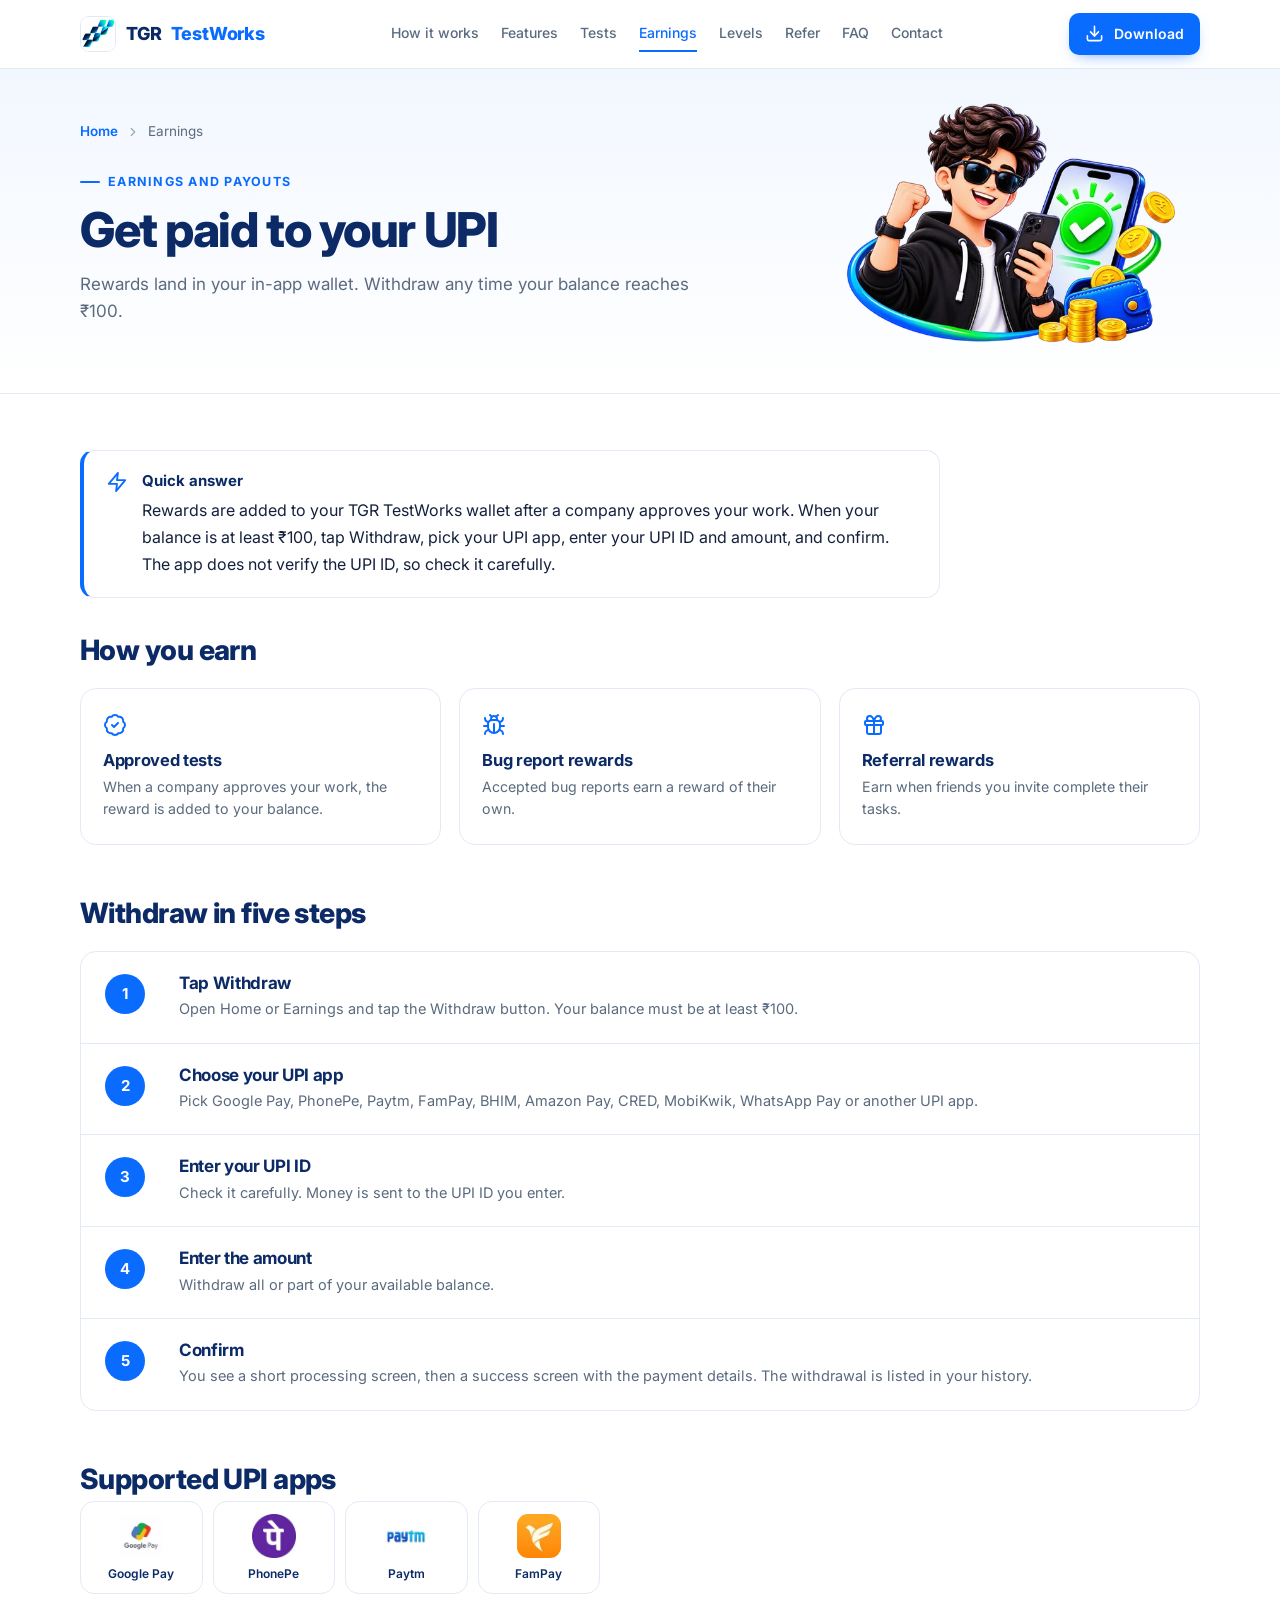
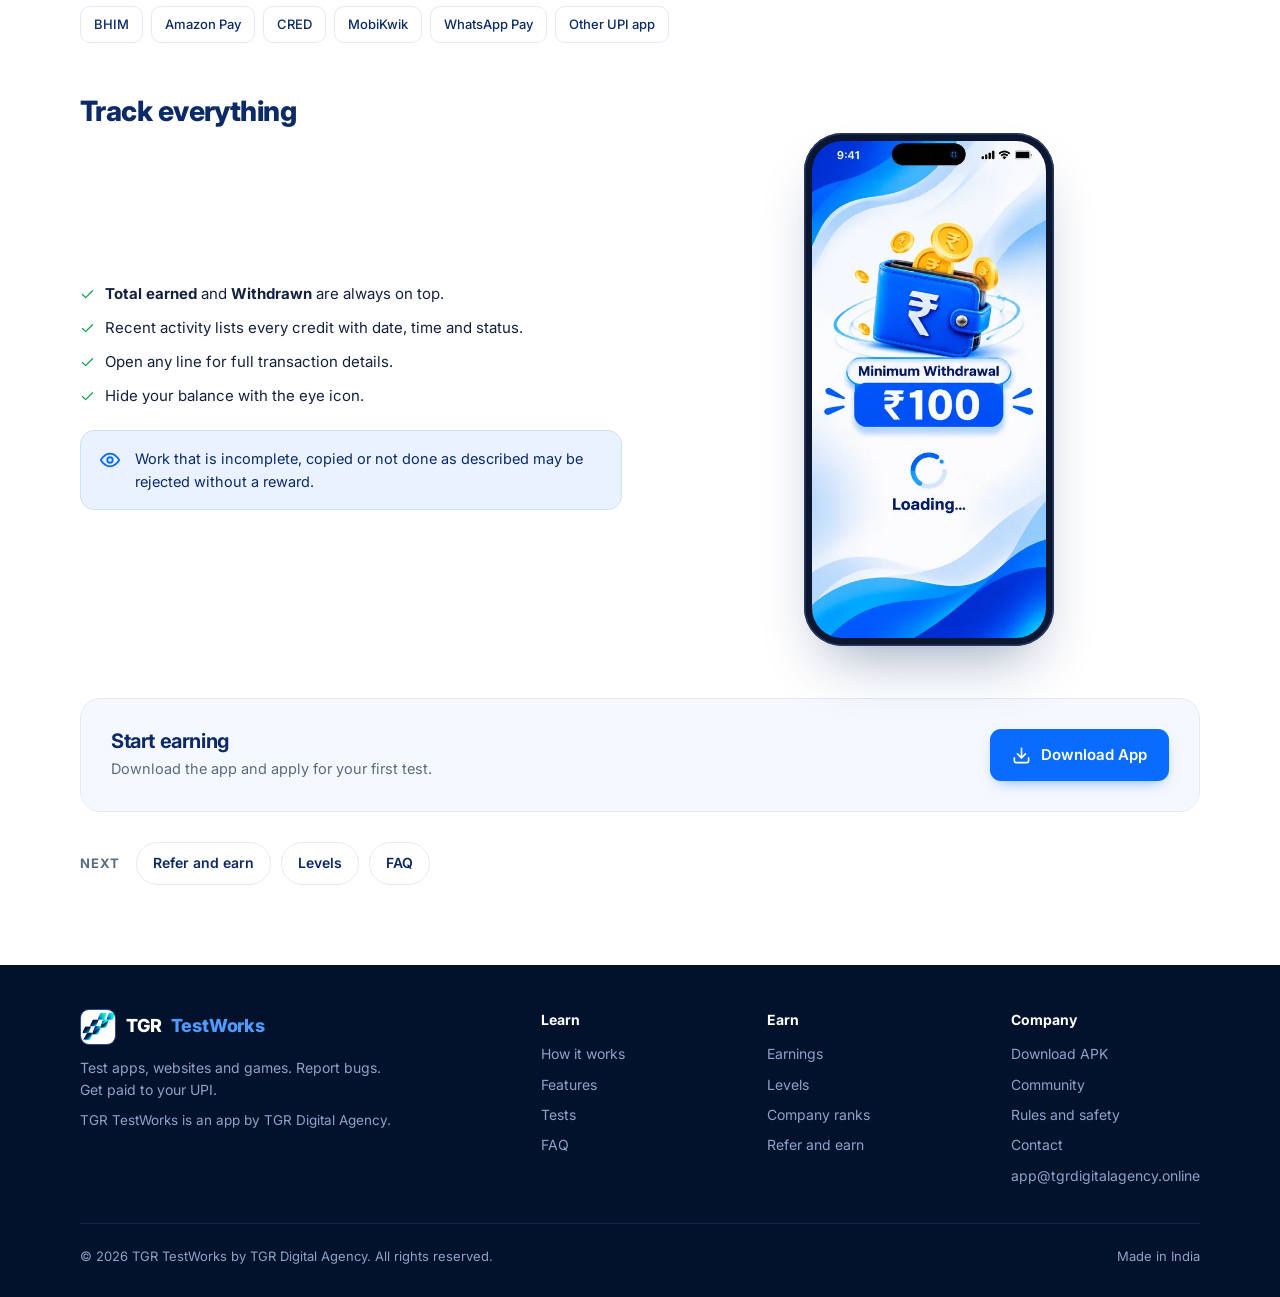
<file: earnings.html>
<!doctype html>
<html lang="en-IN">
<head>
<meta charset="utf-8">
<meta name="viewport" content="width=device-width, initial-scale=1">
<title>Earn &amp; Withdraw to UPI from ₹100 – TGR TestWorks</title>
<meta name="description" content="How to earn and withdraw with TGR TestWorks: rewards for approved tests and bug reports, ₹100 minimum withdrawal to Google Pay, PhonePe, Paytm and more.">
<meta name="keywords" content="TGR TestWorks, TGR Digital Agency app, TGR Digital Agency earning app, TGR Digital Agency testing app, withdraw to UPI, minimum withdrawal 100 rupees, Google Pay earning app, PhonePe earning app, Paytm earning app, FamPay withdrawal, BHIM UPI earning app, UPI payout app, earn money Paytm, earn money Google Pay, wallet withdrawal app, paise kamane wala app UPI, approved test reward, bug report reward, referral reward balance, earning app withdrawal ₹100">
<meta name="robots" content="index,follow,max-image-preview:large,max-snippet:-1,max-video-preview:-1">
<meta name="googlebot" content="index,follow,max-image-preview:large,max-snippet:-1,max-video-preview:-1">
<meta name="author" content="TGR Digital Agency">
<meta name="publisher" content="TGR Digital Agency">
<meta name="application-name" content="TGR TestWorks">
<meta name="apple-mobile-web-app-title" content="TGR TestWorks">
<meta name="generator" content="Hand-built static site">
<meta name="theme-color" content="#0A6CFF">
<meta name="msapplication-TileColor" content="#0A6CFF">
<meta name="referrer" content="strict-origin-when-cross-origin">
<meta name="geo.region" content="IN">
<meta name="geo.placename" content="India">
<meta name="language" content="English">
<meta name="rating" content="general">
<link rel="canonical" href="https://tgrdigitalagency.online/earnings.html">
<link rel="alternate" hreflang="en-IN" href="https://tgrdigitalagency.online/earnings.html">
<link rel="alternate" hreflang="x-default" href="https://tgrdigitalagency.online/earnings.html">
<meta property="og:type" content="website">
<meta property="og:site_name" content="TGR TestWorks">
<meta property="og:locale" content="en_IN">
<meta property="og:title" content="Earn &amp; Withdraw to UPI from ₹100 – TGR TestWorks">
<meta property="og:description" content="How to earn and withdraw with TGR TestWorks: rewards for approved tests and bug reports, ₹100 minimum withdrawal to Google Pay, PhonePe, Paytm and more.">
<meta property="og:url" content="https://tgrdigitalagency.online/earnings.html">
<meta property="og:image" content="https://tgrdigitalagency.online/assets/img/og-earnings.jpg">
<meta property="og:image:secure_url" content="https://tgrdigitalagency.online/assets/img/og-earnings.jpg">
<meta property="og:image:type" content="image/jpeg">
<meta property="og:image:width" content="1200">
<meta property="og:image:height" content="630">
<meta property="og:image:alt" content="TGR TestWorks earnings and UPI withdrawal screen">
<meta name="twitter:card" content="summary_large_image">
<meta name="twitter:title" content="Earn &amp; Withdraw to UPI from ₹100 – TGR TestWorks">
<meta name="twitter:description" content="How to earn and withdraw with TGR TestWorks: rewards for approved tests and bug reports, ₹100 minimum withdrawal to Google Pay, PhonePe, Paytm and more.">
<meta name="twitter:image" content="https://tgrdigitalagency.online/assets/img/og-earnings.jpg">
<meta name="twitter:image:alt" content="TGR TestWorks earnings and UPI withdrawal screen">
<link rel="icon" href="/favicon.ico" sizes="any">
<link rel="icon" type="image/png" sizes="32x32" href="/favicon-32x32.png">
<link rel="icon" type="image/png" sizes="16x16" href="/favicon-16x16.png">
<link rel="apple-touch-icon" sizes="180x180" href="/apple-touch-icon.png">
<link rel="manifest" href="/site.webmanifest">
<link rel="sitemap" type="application/xml" title="Sitemap" href="sitemap.xml">
<link rel="alternate" type="text/plain" title="LLM site summary" href="llms.txt">
<link rel="preconnect" href="https://fonts.googleapis.com">
<link rel="preconnect" href="https://fonts.gstatic.com" crossorigin>
<link href="https://fonts.googleapis.com/css2?family=Inter:wght@400;500;600;700;800&amp;display=swap" rel="stylesheet">
<style>

:root{--blue:#0A6CFF;--blue-d:#0757D1;--navy:#0B2A66;--navy-d:#031A3D;--teal:#00E5C3;--ink:#14213D;--body:#5B6B7F;--hint:#9AA7B8;--line:#E3EAF5;--bg:#F5F8FE;--soft:#EAF2FF;--green:#12A150}
*{box-sizing:border-box;margin:0;padding:0}
[hidden]{display:none!important}
html{scroll-behavior:smooth;scroll-padding-top:80px}
body{font-family:'Inter',system-ui,-apple-system,'Segoe UI',Roboto,sans-serif;color:var(--ink);background:#fff;line-height:1.6;-webkit-font-smoothing:antialiased;font-size:16px}
img{max-width:100%;height:auto;display:block}
a{color:inherit;text-decoration:none}
button{font:inherit;cursor:pointer;border:0;background:none;color:inherit}
.wrap{max-width:1160px;margin:0 auto;padding:0 20px}
.ico{width:1em;height:1em;stroke:currentColor;fill:none;stroke-width:2;stroke-linecap:round;stroke-linejoin:round;flex:none}
section{padding:84px 0}
.eyebrow{display:inline-flex;align-items:center;gap:8px;font-size:12.5px;font-weight:700;letter-spacing:.1em;text-transform:uppercase;color:var(--blue)}
.eyebrow::before{content:"";width:20px;height:2px;background:currentColor;border-radius:2px}
h1,h2,h3{color:var(--navy);letter-spacing:-.02em;line-height:1.15}
h2{font-size:clamp(27px,3.6vw,38px);font-weight:800;margin:10px 0 12px}
.lead{color:var(--body);font-size:17px;max-width:640px}
.head{margin-bottom:40px;display:flex;justify-content:space-between;align-items:flex-end;gap:24px;flex-wrap:wrap}
.head.center{display:block;text-align:center}.head.center .lead{margin:0 auto}.head.center .eyebrow::before{display:none}
.more{display:inline-flex;align-items:center;gap:8px;font-weight:600;font-size:15px;color:var(--blue);white-space:nowrap}
.more .ico{transition:.2s}.more:hover .ico{transform:translateX(4px)}
.btn{display:inline-flex;align-items:center;gap:10px;font-weight:600;font-size:15px;padding:14px 22px;border-radius:11px;transition:.18s}
.btn .ico{font-size:19px}
.btn-primary{background:var(--blue);color:#fff;box-shadow:0 6px 16px -8px rgba(10,108,255,.7)}
.btn-primary:hover{background:var(--blue-d);transform:translateY(-1px)}
.btn-line{border:1.5px solid var(--line);color:var(--navy);background:#fff}
.btn-line:hover{border-color:var(--blue);color:var(--blue)}
.btn-white{background:#fff;color:var(--navy)}
.btn-wa{background:#1FA855;color:#fff}.btn-wa:hover{background:#188a45}

header{position:sticky;top:0;z-index:50;background:rgba(255,255,255,.96);backdrop-filter:blur(8px);border-bottom:1px solid var(--line)}
.nav{display:flex;align-items:center;justify-content:space-between;height:68px;gap:20px}
.brand{display:flex;align-items:center;gap:10px;font-weight:800;color:var(--navy);font-size:18px;letter-spacing:-.01em;white-space:nowrap}
.brand img{width:36px;height:36px;border-radius:9px;border:1px solid var(--line)}
.brand span{color:var(--blue)}
.links{display:flex;gap:22px;font-size:14px;font-weight:500;color:var(--body)}
.links a{padding:6px 0;border-bottom:2px solid transparent}
.links a:hover{color:var(--blue)}.links a.on{color:var(--blue);border-color:var(--blue)}
.nav .btn{padding:10px 16px;font-size:14px;border-radius:10px}
.burger{display:none;font-size:24px;color:var(--navy)}
@media(max-width:1020px){
  .links{position:absolute;top:68px;left:0;right:0;background:#fff;flex-direction:column;gap:0;padding:6px 20px 14px;border-bottom:1px solid var(--line);display:none}
  .links.open{display:flex}.links a{padding:12px 0;border-bottom:1px solid var(--line)}
  .burger{display:block}.nav .btn{display:none}
}

/* hero */
.hero{padding:60px 0 70px;background:linear-gradient(180deg,#F2F7FF,#fff);border-bottom:1px solid var(--line);overflow:hidden}
.hero-grid{display:grid;grid-template-columns:1.05fr .95fr;gap:40px;align-items:center}
.pill{display:inline-flex;align-items:center;gap:8px;background:#fff;border:1px solid var(--line);border-radius:99px;padding:6px 14px 6px 8px;font-size:13px;font-weight:600;color:var(--navy);margin-bottom:22px}
.pill i{display:grid;place-items:center;width:22px;height:22px;border-radius:50%;background:var(--green);color:#fff;font-size:12px}
.hero h1{font-size:clamp(35px,5.2vw,58px);font-weight:800;line-height:1.05;letter-spacing:-.035em}
.hero h1 em{font-style:normal;color:var(--blue)}
.hero p.lead{margin:20px 0 28px;font-size:18px}
.cta{display:flex;flex-wrap:wrap;gap:12px}
.meta{display:flex;flex-wrap:wrap;gap:8px 22px;margin-top:22px;font-size:13.5px;color:var(--body)}
.meta span{display:inline-flex;align-items:center;gap:7px}.meta .ico{color:var(--green);font-size:16px}
.hero-art{position:relative;height:560px}
.phone{position:absolute;width:250px;border-radius:38px;padding:8px;background:#0B1630;box-shadow:0 30px 60px -24px rgba(11,42,102,.45),0 0 0 1.5px #2A3A63 inset}
.phone img{border-radius:30px;width:100%;background:#fff}
.phone.a{left:6%;top:48px;transform:rotate(-4deg);z-index:1}
.phone.b{right:4%;top:0;z-index:2;transform:rotate(3deg)}
.float{position:absolute;z-index:3;background:#fff;border:1px solid var(--line);border-radius:14px;padding:10px 14px;display:flex;align-items:center;gap:10px;font-size:13px;box-shadow:0 14px 30px -14px rgba(11,42,102,.35)}
.float b{display:block;color:var(--navy);font-size:15px;line-height:1.2}.float small{color:var(--body);font-size:12px}
.float img{width:34px;height:34px;object-fit:contain}
.float .ic{width:36px;height:36px;border-radius:10px;display:grid;place-items:center;font-size:19px;background:#E5F7EC;color:var(--green)}
.float.f1{left:-2%;bottom:70px}.float.f2{right:-1%;bottom:20px}
@media(max-width:940px){.hero-grid{grid-template-columns:1fr}.hero-art{height:520px;max-width:520px;margin:10px auto 0;width:100%}}
@media(max-width:480px){.phone{width:200px}.hero-art{height:430px}.float{display:none}}

.stats-grid{display:grid;grid-template-columns:repeat(4,1fr);border-bottom:1px solid var(--line)}
.stat{padding:28px 20px;display:flex;gap:14px;align-items:center;border-right:1px solid var(--line)}
.stat:last-child{border-right:0}
.stat .ic{width:46px;height:46px;border-radius:12px;background:var(--soft);color:var(--blue);display:grid;place-items:center;font-size:23px;flex:none}
.stat b{display:block;font-size:26px;color:var(--navy);font-weight:800;line-height:1.1;letter-spacing:-.02em}
.stat>div>span{font-size:13.5px;color:var(--body)}
@media(max-width:860px){.stats-grid{grid-template-columns:1fr 1fr}.stat:nth-child(2){border-right:0}.stat:nth-child(-n+2){border-bottom:1px solid var(--line)}}
@media(max-width:420px){.stat{padding:20px 12px;gap:10px}.stat b{font-size:22px}.stat .ic{width:38px;height:38px;font-size:19px}}

.bg-soft{background:var(--bg);border-top:1px solid var(--line);border-bottom:1px solid var(--line)}

/* compact how */
.mini-steps{display:grid;grid-template-columns:repeat(4,1fr);border:1px solid var(--line);border-radius:18px;overflow:hidden;background:#fff}
.ms{padding:26px 24px;border-right:1px solid var(--line);position:relative}
.ms:last-child{border-right:0}
.ms .n{font-size:13px;font-weight:700;color:var(--blue);letter-spacing:.08em}
.ms .ico{font-size:26px;color:var(--navy);margin:14px 0 12px;display:block}
.ms h3{font-size:17px;margin-bottom:5px}.ms p{font-size:14px;color:var(--body);line-height:1.5}
@media(max-width:900px){.mini-steps{grid-template-columns:1fr 1fr}.ms:nth-child(2){border-right:0}.ms:nth-child(-n+2){border-bottom:1px solid var(--line)}}
@media(max-width:520px){.mini-steps{grid-template-columns:1fr}.ms{border-right:0!important;border-bottom:1px solid var(--line)}.ms:last-child{border-bottom:0}}

/* compact features */
.feat-split{display:grid;grid-template-columns:.8fr 1.2fr;gap:36px;align-items:center}
.feat-art{background:#fff;border:1px solid var(--line);border-radius:20px;padding:12px;overflow:hidden}
.feat-art img{border-radius:12px;width:100%}
.flist{display:grid;grid-template-columns:1fr 1fr;gap:6px 28px}
.fi{display:flex;gap:14px;padding:16px 0;border-bottom:1px solid var(--line)}
.fi .ico{font-size:22px;color:var(--blue);margin-top:3px}
.fi b{display:block;color:var(--navy);font-size:15.5px;line-height:1.3}.fi span{font-size:13.8px;color:var(--body);line-height:1.5;display:block;margin-top:2px}
@media(max-width:940px){.feat-split{grid-template-columns:1fr}.flist{grid-template-columns:1fr}}

/* slider */
.slider-wrap{position:relative}
.slider{overflow-x:auto;scrollbar-width:none;-ms-overflow-style:none;cursor:grab;user-select:none;-webkit-user-select:none;-webkit-mask-image:linear-gradient(90deg,transparent,#000 5%,#000 95%,transparent);mask-image:linear-gradient(90deg,transparent,#000 5%,#000 95%,transparent);padding:8px 0}
.slider::-webkit-scrollbar{display:none}
.slider.drag{cursor:grabbing}
.strack{display:flex;gap:28px;width:max-content;padding:0 14px}
.slide{width:230px;flex:none;text-align:center}
.slide .phone{position:relative;width:100%;transform:none}
.slide img{-webkit-user-drag:none;pointer-events:none}
.slide h3{font-size:16px;margin:18px 0 2px}.slide p{font-size:13.5px;color:var(--body)}
.arrows{display:flex;gap:10px;justify-content:center;margin-top:26px}
.arrow{width:46px;height:46px;border-radius:50%;border:1.5px solid var(--line);background:#fff;display:grid;place-items:center;font-size:20px;color:var(--navy);transition:.2s}
.arrow:hover{border-color:var(--blue);color:var(--blue)}

/* test cards */
.chips{display:flex;gap:8px;flex-wrap:wrap;margin-bottom:22px}
.chip{display:inline-flex;align-items:center;gap:8px;padding:9px 16px;border-radius:99px;border:1.5px solid var(--line);background:#fff;font-size:14px;font-weight:600;color:var(--navy)}
.chip .ico{font-size:16px}.chip.on{background:var(--navy);border-color:var(--navy);color:#fff}
.list{display:grid;grid-template-columns:repeat(3,1fr);gap:18px}
.job{background:#fff;border:1px solid var(--line);border-radius:16px;overflow:hidden;display:flex;flex-direction:column}
.job-top{display:flex;gap:14px;padding:20px 20px 14px;align-items:flex-start}
.job-logo{width:50px;height:50px;border-radius:13px;display:grid;place-items:center;font-size:25px;flex:none;color:#fff}
.job h3{font-size:16px}.job .co{font-size:13px;color:var(--body);margin-top:2px}
.tags{display:flex;gap:7px;flex-wrap:wrap;padding:0 20px 18px}
.tag{display:inline-flex;align-items:center;gap:6px;font-size:12.5px;font-weight:600;padding:5px 10px;border-radius:99px}
.tag .ico{font-size:13px}
.t-plat{background:var(--soft);color:var(--blue)}.t-kind{background:#F1EAFE;color:#6D3BD2}.t-pay{background:#E5F7EC;color:#0E7D3D}
.job-foot{margin-top:auto;border-top:1px solid var(--line);padding:12px 20px;display:flex;justify-content:space-between;align-items:center;font-size:13px;color:var(--body)}
.job-foot b{color:var(--blue);font-weight:600;display:inline-flex;align-items:center;gap:4px}
.job.live{border-color:#BFE5CF}.job.live .job-foot{background:#F0FAF4;color:#0E7D3D;font-weight:600}
.note{margin-top:20px;font-size:13.5px;color:var(--body);display:flex;gap:8px;align-items:flex-start}
.note .ico{margin-top:3px;color:var(--blue)}
@media(max-width:940px){.list{grid-template-columns:1fr 1fr}}@media(max-width:560px){.list{grid-template-columns:1fr}}

/* dark */
.dark{background:var(--navy-d);color:#C9D6EE}
.dark h2,.dark h3{color:#fff}.dark .lead{color:#A9BAD8}.dark .eyebrow{color:var(--teal)}
.dark .more{color:#7FB2FF}
.earn{display:grid;grid-template-columns:1fr 1fr;gap:56px;align-items:center}
.flow{display:grid;margin-top:26px}
.flow div{display:flex;gap:16px;padding-bottom:20px;position:relative}
.flow div:not(:last-child)::before{content:"";position:absolute;left:19px;top:42px;bottom:2px;width:2px;background:#1E3A73}
.flow i{width:40px;height:40px;border-radius:50%;background:#0F2C63;border:1.5px solid #27498F;color:var(--teal);display:grid;place-items:center;font-size:18px;flex:none;font-style:normal}
.flow b{display:block;color:#fff;font-size:16px;margin-bottom:2px}.flow span{font-size:14px;color:#A9BAD8}
.panel{background:#0B2557;border:1px solid #1B3A78;border-radius:20px;padding:26px}
.rule{display:flex;align-items:center;gap:16px;padding-bottom:20px;border-bottom:1px solid #1B3A78;margin-bottom:20px}
.rule .rico{width:54px;height:54px;border-radius:14px;background:var(--blue);display:grid;place-items:center;font-size:27px;color:#fff}
.rule small{color:#9FB3D6;font-size:13px}.rule b{display:block;font-size:34px;color:#fff;letter-spacing:-.02em;line-height:1.1}
.upi-title{font-size:12.5px;color:#9FB3D6;margin-bottom:12px;font-weight:700;letter-spacing:.08em;text-transform:uppercase}
.upilogos{display:grid;grid-template-columns:repeat(4,1fr);gap:10px;margin-bottom:12px}
.upilogos div{background:#fff;border-radius:14px;padding:12px 6px 10px;text-align:center;font-size:12px;font-weight:600;color:var(--navy)}
.upilogos img{width:44px;height:44px;border-radius:11px;margin:0 auto 6px}
.upis{display:flex;flex-wrap:wrap;gap:8px}
.upis span{padding:7px 13px;border-radius:10px;background:#0F2C63;border:1px solid #234583;color:#fff;font-size:13px;font-weight:500}
@media(max-width:900px){.earn{grid-template-columns:1fr;gap:36px}}

/* badge strips */
.bstrip{display:grid;grid-template-columns:repeat(7,1fr);gap:14px}
.bcard{text-align:center;background:#fff;border:1px solid var(--line);border-radius:16px;padding:22px 8px 16px}
.bcard img{width:76px;height:76px;object-fit:contain;margin:0 auto 10px}
.bcard b{display:block;font-size:14.5px;color:var(--navy)}.bcard small{font-size:12px;color:var(--body)}
@media(max-width:1000px){.bstrip{grid-template-columns:repeat(4,1fr)}}@media(max-width:560px){.bstrip{grid-template-columns:repeat(2,1fr)}}
.rstrip{display:grid;grid-template-columns:repeat(10,1fr);gap:10px}
.rcard{text-align:center}
.rcard img{width:100%;max-width:110px;margin:0 auto 6px}
.rcard b{display:block;font-size:12.5px;color:var(--navy);line-height:1.25}
@media(max-width:1000px){.rstrip{grid-template-columns:repeat(5,1fr)}}@media(max-width:520px){.rstrip{grid-template-columns:repeat(2,1fr)}}

/* refer */
.refer{background:var(--blue);border-radius:24px;color:#fff;display:grid;grid-template-columns:1.1fr .9fr;gap:30px;align-items:center;overflow:hidden;position:relative}
.refer .txt{padding:48px 0 48px 48px}
.refer h2{color:#fff;margin-top:12px}.refer .eyebrow{color:#fff}
.refer p{color:#D6E5FF;margin-bottom:24px;max-width:480px}
.refer .art{padding:20px 28px 20px 0}
.refer .art img{border-radius:16px;box-shadow:0 20px 40px -20px rgba(0,0,0,.4)}
@media(max-width:860px){.refer{grid-template-columns:1fr}.refer .txt{padding:32px 24px 8px}.refer .art{padding:8px 24px 28px}}

/* community */
.comm{display:grid;grid-template-columns:.9fr 1.1fr;gap:56px;align-items:center}
.big{background:#fff;border:1px solid var(--line);border-radius:24px;padding:40px;text-align:center}
.big .num{font-size:clamp(64px,10vw,96px);font-weight:800;color:var(--blue);letter-spacing:-.05em;line-height:1}
.big p{color:var(--navy);font-weight:600;font-size:18px;margin-top:6px}
.big small{color:var(--body);font-size:14px;display:block;margin-top:4px}
.pts{display:grid;gap:18px}
.pt{display:flex;gap:16px}
.pt .ic{width:44px;height:44px;border-radius:11px;background:var(--soft);color:var(--blue);display:grid;place-items:center;font-size:22px;flex:none}
.pt b{display:block;color:var(--navy);font-size:16.5px}.pt span{font-size:14.5px;color:var(--body)}
@media(max-width:900px){.comm{grid-template-columns:1fr;gap:32px}}

/* cards generic */
.grid3{display:grid;grid-template-columns:repeat(3,1fr);gap:18px}
.grid2{display:grid;grid-template-columns:repeat(2,1fr);gap:18px}
@media(max-width:900px){.grid3{grid-template-columns:1fr 1fr}}@media(max-width:600px){.grid3,.grid2{grid-template-columns:1fr}}
.card{background:#fff;border:1px solid var(--line);border-radius:16px;padding:24px 22px}
.card .ico{font-size:24px;color:var(--blue);margin-bottom:14px;display:block}
.card h3{font-size:16.5px;margin-bottom:6px}.card p{font-size:14.2px;color:var(--body);line-height:1.55}

/* faq */
.faq{max-width:780px;margin:0 auto;display:grid;gap:10px}
.faq details{background:#fff;border:1px solid var(--line);border-radius:14px;padding:0 22px}
.faq summary{list-style:none;cursor:pointer;display:flex;justify-content:space-between;align-items:center;gap:16px;padding:18px 0;font-weight:600;color:var(--navy);font-size:16px}
.faq summary::-webkit-details-marker{display:none}
.faq summary .ico{transition:.2s;color:var(--blue);font-size:20px}
.faq details[open] summary .ico{transform:rotate(180deg)}.faq details[open]{border-color:#BBD3FA}
.faq p{padding:0 0 20px;color:var(--body);font-size:15px}

.final{background:var(--navy-d);color:#fff;text-align:center;padding:84px 0}
.final img{width:74px;height:74px;border-radius:18px;margin:0 auto 22px;border:1px solid #27498F}
.final h2{color:#fff;font-size:clamp(28px,4.4vw,44px);margin-top:0}
.final p{color:#A9BAD8;max-width:520px;margin:0 auto 28px}
.final .cta{justify-content:center}
footer{background:#02122C;color:#8FA3C7;padding:44px 0 30px;font-size:14px}
.fgrid{display:flex;justify-content:space-between;gap:32px;flex-wrap:wrap;padding-bottom:28px;border-bottom:1px solid #12274F}
footer .brand{color:#fff}footer .brand img{border-color:#27498F}
footer p{max-width:320px;margin-top:12px;line-height:1.55}
footer .col b{display:block;color:#fff;font-size:14px;margin-bottom:12px}
footer .col a{display:block;margin-bottom:8px}footer .col a:hover{color:#fff}
.copy{padding-top:22px;display:flex;justify-content:space-between;flex-wrap:wrap;gap:8px;font-size:13px}

.sticky{display:none}
@media(max-width:700px){
  section{padding:60px 0}
  .sticky{display:flex;position:fixed;left:12px;right:12px;bottom:12px;z-index:60;transform:translateY(120%);transition:.3s}
  .sticky.show{transform:none}
  .sticky .btn{width:100%;justify-content:center;box-shadow:0 12px 30px -8px rgba(10,108,255,.7)}
  footer{padding-bottom:90px}
}
.reveal{opacity:0;transform:translateY(16px);transition:.6s ease}.reveal.in{opacity:1;transform:none}

/* ===== detail pages ===== */
.page:not([hidden]){animation:pg .35s ease}
@keyframes pg{from{opacity:0;transform:translateY(8px)}to{opacity:1;transform:none}}
.phead{background:linear-gradient(180deg,#F2F7FF,#fff);border-bottom:1px solid var(--line);padding:34px 0 50px}
.crumb{display:flex;align-items:center;gap:8px;font-size:13.5px;color:var(--body);margin-bottom:22px}
.crumb a{color:var(--blue);font-weight:600}.crumb .ico{font-size:14px;color:var(--hint)}
.phead-grid{display:grid;grid-template-columns:1.3fr .7fr;gap:40px;align-items:center}
.phead h1{font-size:clamp(32px,4.6vw,48px);font-weight:800;letter-spacing:-.03em;margin:10px 0 14px}
.phead .art img{max-height:240px;margin-left:auto;object-fit:contain}
.phead.nophoto .phead-grid{grid-template-columns:1fr}
@media(max-width:800px){.phead-grid{grid-template-columns:1fr}.phead .art{display:none}}
.pbody{padding:56px 20px 20px}
.pbody section,.blk{padding:0 0 52px}
.blk h2{font-size:clamp(22px,2.8vw,28px);margin:0 0 6px}
.blk>.lead{font-size:15.5px;margin-bottom:24px}
.blk>h2+.grid3,.blk>h2+.grid2,.blk>h2+.rows{margin-top:22px}
.rows{display:grid;gap:0;border:1px solid var(--line);border-radius:16px;overflow:hidden;background:#fff}
.row{display:grid;grid-template-columns:56px 1fr;gap:18px;padding:22px 24px;border-bottom:1px solid var(--line)}
.row:last-child{border-bottom:0}
.row .num{width:40px;height:40px;border-radius:50%;background:var(--blue);color:#fff;font-weight:700;display:grid;place-items:center;font-size:15px}
.row h3{font-size:17px;margin-bottom:4px}.row p,.row li{font-size:14.5px;color:var(--body)}
.row ul{padding-left:18px;margin-top:6px}
.split{display:grid;grid-template-columns:1fr 1fr;gap:36px;align-items:center}
.split.rev>:first-child{order:2}
.split .shot-img{display:flex;justify-content:center}
.split .phone{position:relative;transform:none;width:250px}
@media(max-width:800px){.split{grid-template-columns:1fr}.split.rev>:first-child{order:0}}
.ticks{list-style:none;display:grid;gap:10px;margin-top:12px}
.ticks li{display:flex;gap:10px;font-size:15px;color:var(--ink)}
.ticks .ico{color:var(--green);margin-top:5px;flex:none}
.callout{display:flex;gap:14px;background:var(--soft);border:1px solid #CFE0FB;border-radius:14px;padding:16px 18px;font-size:14.5px;color:var(--navy)}
.callout .ico{font-size:22px;color:var(--blue);margin-top:2px}
.pcta{background:var(--bg);border:1px solid var(--line);border-radius:20px;padding:30px;display:flex;justify-content:space-between;align-items:center;gap:20px;flex-wrap:wrap;margin-bottom:30px}
.pcta h3{font-size:20px}.pcta p{color:var(--body);font-size:14.5px;margin-top:4px}
.related{display:flex;flex-wrap:wrap;gap:10px;margin-bottom:60px;align-items:center}
.related b{font-size:13px;color:var(--body);margin-right:6px;text-transform:uppercase;letter-spacing:.08em}
.related a{padding:9px 16px;border:1.5px solid var(--line);border-radius:99px;font-size:14px;font-weight:600;color:var(--navy);background:#fff}
.related a:hover{border-color:var(--blue);color:var(--blue)}
.bigbadges{display:grid;grid-template-columns:repeat(3,1fr);gap:18px}
.bb{background:#fff;border:1px solid var(--line);border-radius:18px;padding:26px 22px;display:flex;gap:18px;align-items:center}
.bb img{width:92px;height:92px;object-fit:contain;flex:none}
.bb b{display:block;font-size:17px;color:var(--navy)}.bb small{display:block;color:var(--blue);font-weight:600;font-size:13px;margin:2px 0 4px}.bb p{font-size:13.5px;color:var(--body);line-height:1.5}
@media(max-width:900px){.bigbadges{grid-template-columns:1fr 1fr}}@media(max-width:600px){.bigbadges{grid-template-columns:1fr}}
.rank-list{display:grid;gap:14px}
.rk{display:grid;grid-template-columns:110px 1fr;gap:22px;align-items:center;background:#fff;border:1px solid var(--line);border-radius:18px;padding:18px 24px}
.rk img{width:100px;margin:0 auto}
.rk b{font-size:18px;color:var(--navy);display:block}.rk small{font-size:13px;font-weight:600;display:block;margin:1px 0 5px}.rk p{font-size:14.5px;color:var(--body)}
@media(max-width:560px){.rk{grid-template-columns:80px 1fr;gap:14px;padding:14px}.rk img{width:76px}}
.contact-grid{display:grid;grid-template-columns:repeat(3,1fr);gap:18px}
@media(max-width:800px){.contact-grid{grid-template-columns:1fr}}
.cc{background:#fff;border:1px solid var(--line);border-radius:18px;padding:26px;display:flex;flex-direction:column;gap:6px}
.cc .ico{font-size:28px;color:var(--blue);margin-bottom:10px}
.cc b{font-size:17px;color:var(--navy)}.cc span{font-size:14.5px;color:var(--body);word-break:break-word}.cc .btn{margin-top:14px;align-self:flex-start;padding:11px 18px;font-size:14px}
.statbox{display:grid;grid-template-columns:repeat(3,1fr);gap:18px}
@media(max-width:700px){.statbox{grid-template-columns:1fr}}
.sb{background:#fff;border:1px solid var(--line);border-radius:18px;padding:28px;text-align:center}
.sb b{display:block;font-size:44px;font-weight:800;color:var(--blue);letter-spacing:-.03em;line-height:1.1}.sb span{color:var(--navy);font-weight:600;font-size:15px}
@media(prefers-reduced-motion:reduce){.reveal{opacity:1;transform:none;transition:none}html{scroll-behavior:auto}.page:not([hidden]){animation:none}}

/* ===== multi-page additions ===== */
.skip{position:absolute;left:-9999px;top:8px;background:#fff;color:var(--navy);padding:10px 16px;border-radius:10px;z-index:200;font-weight:700;box-shadow:0 8px 24px rgba(0,0,0,.2)}
.skip:focus{left:12px}
:focus-visible{outline:3px solid var(--blue);outline-offset:2px;border-radius:6px}
.links a.on{color:var(--blue)}
.quick{display:flex;gap:14px;align-items:flex-start;background:#fff;border:1px solid var(--line);border-left:4px solid var(--blue);border-radius:14px;padding:18px 22px;margin:0 0 36px;max-width:860px}
.quick .ico{font-size:22px;color:var(--blue);flex:none;margin-top:2px}
.quick b{display:block;color:var(--navy);font-size:15px;margin-bottom:4px}
.quick p{color:var(--ink);font-size:16px;line-height:1.7;margin:0}
.bg-soft .quick{max-width:none;margin-bottom:28px}
.facts{display:grid;grid-template-columns:repeat(4,1fr);gap:1px;background:var(--line);border:1px solid var(--line);border-radius:16px;overflow:hidden;margin:0}
.facts>div{background:#fff;padding:16px 20px}
.facts dt{font-size:13.5px;color:var(--body)}
.facts dd{font-weight:700;color:var(--navy);margin:2px 0 0;font-size:16px}
.phead .art .phone{width:210px;margin-left:auto}
.phead .art .phone img{max-height:250px;height:250px;width:100%;margin:0;box-shadow:none;object-fit:cover;object-position:top}
.totop{position:fixed;right:16px;bottom:16px;width:44px;height:44px;border-radius:50%;border:0;background:var(--navy);color:#fff;display:grid;place-items:center;cursor:pointer;opacity:0;pointer-events:none;transition:.25s;z-index:55;box-shadow:0 8px 22px -6px rgba(11,42,102,.6)}
.totop.show{opacity:1;pointer-events:auto}
.totop .ico{width:20px;height:20px}
@media(max-width:760px){.totop{bottom:76px}}
@media(max-width:900px){.facts{grid-template-columns:repeat(2,1fr)}}
.facts.c3{grid-template-columns:repeat(3,1fr)}
@media(max-width:900px){.facts.c3{grid-template-columns:repeat(2,1fr)}}
body[data-nosticky] .sticky{display:none!important}

</style>
<noscript><style>.reveal{opacity:1!important;transform:none!important}</style></noscript>
<script type="application/ld+json">{"@context":"https://schema.org","@graph":[{"@type":"Organization","@id":"https://tgrdigitalagency.online/#organization","name":"TGR Digital Agency","url":"https://tgrdigitalagency.online/","logo":{"@type":"ImageObject","url":"https://tgrdigitalagency.online/assets/img/logo-512.png","width":512,"height":512},"email":"app@tgrdigitalagency.online","telephone":"+918941801033","contactPoint":[{"@type":"ContactPoint","contactType":"customer support","telephone":"+918941801033","email":"app@tgrdigitalagency.online","areaServed":"IN","availableLanguage":["English","Hindi"]}]},{"@type":"WebSite","@id":"https://tgrdigitalagency.online/#website","url":"https://tgrdigitalagency.online/","name":"TGR TestWorks","description":"Free Android app by TGR Digital Agency to test apps, websites and games, report bugs and earn rewards withdrawable to UPI.","publisher":{"@id":"https://tgrdigitalagency.online/#organization"},"inLanguage":"en-IN"},{"@type":"WebPage","@id":"https://tgrdigitalagency.online/earnings.html#webpage","url":"https://tgrdigitalagency.online/earnings.html","name":"Earn & Withdraw to UPI from ₹100 – TGR TestWorks","description":"How to earn and withdraw with TGR TestWorks: rewards for approved tests and bug reports, ₹100 minimum withdrawal to Google Pay, PhonePe, Paytm and more.","inLanguage":"en-IN","isPartOf":{"@id":"https://tgrdigitalagency.online/#website"},"about":{"@id":"https://tgrdigitalagency.online/#app"},"publisher":{"@id":"https://tgrdigitalagency.online/#organization"},"primaryImageOfPage":{"@type":"ImageObject","url":"https://tgrdigitalagency.online/assets/img/og-earnings.jpg","width":1200,"height":630},"datePublished":"2026-11-22","dateModified":"2026-11-22","keywords":"TGR TestWorks, TGR Digital Agency app, TGR Digital Agency earning app, TGR Digital Agency testing app, withdraw to UPI, minimum withdrawal 100 rupees, Google Pay earning app, PhonePe earning app, Paytm earning app, FamPay withdrawal, BHIM UPI earning app, UPI payout app, earn money Paytm, earn money Google Pay, wallet withdrawal app, paise kamane wala app UPI, approved test reward, bug report reward, referral reward balance, earning app withdrawal ₹100","speakable":{"@type":"SpeakableSpecification","cssSelector":[".quick p","h1"]},"breadcrumb":{"@id":"https://tgrdigitalagency.online/earnings.html#breadcrumb"}},{"@type":"BreadcrumbList","@id":"https://tgrdigitalagency.online/earnings.html#breadcrumb","itemListElement":[{"@type":"ListItem","position":1,"name":"Home","item":"https://tgrdigitalagency.online/"},{"@type":"ListItem","position":2,"name":"Earnings","item":"https://tgrdigitalagency.online/earnings.html"}]}]}</script>
</head>
<body>
<a class="skip" href="#content">Skip to content</a>
<svg width="0" height="0" style="position:absolute" aria-hidden="true">
 <symbol id="i-download" viewBox="0 0 24 24"><path d="M21 15v4a2 2 0 0 1-2 2H5a2 2 0 0 1-2-2v-4"/><polyline points="7 10 12 15 17 10"/><line x1="12" y1="15" x2="12" y2="3"/></symbol>
 <symbol id="i-shield" viewBox="0 0 24 24"><path d="M12 22s8-4 8-10V5l-8-3-8 3v7c0 6 8 10 8 10z"/><path d="m9 12 2 2 4-4"/></symbol>
 <symbol id="i-wallet" viewBox="0 0 24 24"><path d="M19 7V4a1 1 0 0 0-1-1H5a2 2 0 0 0 0 4h15a1 1 0 0 1 1 1v4h-3a2 2 0 0 0 0 4h3a1 1 0 0 0 1-1v-2a1 1 0 0 0-1-1"/><path d="M3 5v14a2 2 0 0 0 2 2h15a1 1 0 0 0 1-1v-4"/></symbol>
 <symbol id="i-bug" viewBox="0 0 24 24"><path d="m8 2 1.88 1.88"/><path d="M14.12 3.88 16 2"/><path d="M9 7.13v-1a3.003 3.003 0 1 1 6 0v1"/><path d="M12 20c-3.3 0-6-2.7-6-6v-3a4 4 0 0 1 4-4h4a4 4 0 0 1 4 4v3c0 3.3-2.7 6-6 6"/><path d="M12 20v-9"/><path d="M6.53 9C4.6 8.8 3 7.1 3 5"/><path d="M6 13H2"/><path d="M3 21c0-2.1 1.7-3.9 3.8-4"/><path d="M20.97 5c0 2.1-1.6 3.8-3.5 4"/><path d="M22 13h-4"/><path d="M17.2 17c2.1.1 3.8 1.9 3.8 4"/></symbol>
 <symbol id="i-compass" viewBox="0 0 24 24"><circle cx="12" cy="12" r="10"/><polygon points="16.24 7.76 14.12 14.12 7.76 16.24 9.88 9.88 16.24 7.76"/></symbol>
 <symbol id="i-users" viewBox="0 0 24 24"><path d="M16 21v-2a4 4 0 0 0-4-4H6a4 4 0 0 0-4 4v2"/><circle cx="9" cy="7" r="4"/><path d="M22 21v-2a4 4 0 0 0-3-3.87"/><path d="M16 3.13a4 4 0 0 1 0 7.75"/></symbol>
 <symbol id="i-gift" viewBox="0 0 24 24"><rect x="3" y="8" width="18" height="4" rx="1"/><path d="M12 8v13"/><path d="M19 12v7a2 2 0 0 1-2 2H7a2 2 0 0 1-2-2v-7"/><path d="M7.5 8a2.5 2.5 0 0 1 0-5A4.8 8 0 0 1 12 8a4.8 8 0 0 1 4.5-5 2.5 2.5 0 0 1 0 5"/></symbol>
 <symbol id="i-trophy" viewBox="0 0 24 24"><path d="M6 9H4.5a2.5 2.5 0 0 1 0-5H6"/><path d="M18 9h1.5a2.5 2.5 0 0 0 0-5H18"/><path d="M4 22h16"/><path d="M10 14.66V17c0 .55-.47.98-.97 1.21C7.85 18.75 7 20.24 7 22"/><path d="M14 14.66V17c0 .55.47.98.97 1.21C16.15 18.75 17 20.24 17 22"/><path d="M18 2H6v7a6 6 0 0 0 12 0V2Z"/></symbol>
 <symbol id="i-bell" viewBox="0 0 24 24"><path d="M6 8a6 6 0 0 1 12 0c0 7 3 9 3 9H3s3-2 3-9"/><path d="M10.3 21a1.94 1.94 0 0 0 3.4 0"/></symbol>
 <symbol id="i-phone" viewBox="0 0 24 24"><rect x="5" y="2" width="14" height="20" rx="2"/><path d="M12 18h.01"/></symbol>
 <symbol id="i-globe" viewBox="0 0 24 24"><circle cx="12" cy="12" r="10"/><path d="M2 12h20"/><path d="M12 2a15.3 15.3 0 0 1 4 10 15.3 15.3 0 0 1-4 10 15.3 15.3 0 0 1-4-10 15.3 15.3 0 0 1 4-10z"/></symbol>
 <symbol id="i-gamepad" viewBox="0 0 24 24"><line x1="6" x2="10" y1="12" y2="12"/><line x1="8" x2="8" y1="10" y2="14"/><line x1="15" x2="15.01" y1="13" y2="13"/><line x1="18" x2="18.01" y1="11" y2="11"/><rect width="20" height="12" x="2" y="6" rx="2"/></symbol>
 <symbol id="i-monitor" viewBox="0 0 24 24"><rect width="20" height="14" x="2" y="3" rx="2"/><line x1="8" x2="16" y1="21" y2="21"/><line x1="12" x2="12" y1="17" y2="21"/></symbol>
 <symbol id="i-check" viewBox="0 0 24 24"><path d="M20 6 9 17l-5-5"/></symbol>
 <symbol id="i-lock" viewBox="0 0 24 24"><rect width="18" height="11" x="3" y="11" rx="2"/><path d="M7 11V7a5 5 0 0 1 10 0v4"/></symbol>
 <symbol id="i-zap" viewBox="0 0 24 24"><path d="M13 2 3 14h9l-1 8 10-12h-9l1-8z"/></symbol>
 <symbol id="i-clock" viewBox="0 0 24 24"><circle cx="12" cy="12" r="10"/><polyline points="12 6 12 12 16 14"/></symbol>
 <symbol id="i-support" viewBox="0 0 24 24"><circle cx="12" cy="12" r="10"/><circle cx="12" cy="12" r="4"/><path d="m4.93 4.93 4.24 4.24"/><path d="m14.83 9.17 4.24-4.24"/><path d="m14.83 14.83 4.24 4.24"/><path d="m9.17 14.83-4.24 4.24"/></symbol>
 <symbol id="i-arrow" viewBox="0 0 24 24"><path d="M5 12h14"/><path d="m12 5 7 7-7 7"/></symbol>
 <symbol id="i-down" viewBox="0 0 24 24"><path d="m6 9 6 6 6-6"/></symbol>
 <symbol id="i-file" viewBox="0 0 24 24"><path d="M14.5 2H6a2 2 0 0 0-2 2v16a2 2 0 0 0 2 2h12a2 2 0 0 0 2-2V7.5L14.5 2z"/><polyline points="14 2 14 8 20 8"/><line x1="8" y1="13" x2="16" y2="13"/><line x1="8" y1="17" x2="13" y2="17"/></symbol>
 <symbol id="i-badge" viewBox="0 0 24 24"><path d="M3.85 8.62a4 4 0 0 1 4.78-4.77 4 4 0 0 1 6.74 0 4 4 0 0 1 4.78 4.78 4 4 0 0 1 0 6.74 4 4 0 0 1-4.77 4.78 4 4 0 0 1-6.75 0 4 4 0 0 1-4.78-4.77 4 4 0 0 1 0-6.76Z"/><path d="m9 12 2 2 4-4"/></symbol>
 <symbol id="i-ticket" viewBox="0 0 24 24"><path d="M2 9a3 3 0 0 1 0 6v2a2 2 0 0 0 2 2h16a2 2 0 0 0 2-2v-2a3 3 0 0 1 0-6V7a2 2 0 0 0-2-2H4a2 2 0 0 0-2 2Z"/><path d="M13 5v2"/><path d="M13 17v2"/><path d="M13 11v2"/></symbol>
 <symbol id="i-building" viewBox="0 0 24 24"><rect width="16" height="20" x="4" y="2" rx="2"/><path d="M9 22v-4h6v4"/><path d="M8 6h.01M16 6h.01M12 6h.01M12 10h.01M12 14h.01M16 10h.01M16 14h.01M8 10h.01M8 14h.01"/></symbol>
 <symbol id="i-rupee" viewBox="0 0 24 24"><path d="M6 3h12"/><path d="M6 8h12"/><path d="m6 13 8.5 8"/><path d="M6 13h3"/><path d="M9 13c6.667 0 6.667-10 0-10"/></symbol>
 <symbol id="i-menu" viewBox="0 0 24 24"><line x1="4" y1="7" x2="20" y2="7"/><line x1="4" y1="12" x2="20" y2="12"/><line x1="4" y1="17" x2="20" y2="17"/></symbol>
 <symbol id="i-x" viewBox="0 0 24 24"><path d="M18 6 6 18"/><path d="m6 6 12 12"/></symbol>
 <symbol id="i-search" viewBox="0 0 24 24"><circle cx="11" cy="11" r="8"/><path d="m21 21-4.3-4.3"/></symbol>
 <symbol id="i-userplus" viewBox="0 0 24 24"><path d="M16 21v-2a4 4 0 0 0-4-4H6a4 4 0 0 0-4 4v2"/><circle cx="9" cy="7" r="4"/><line x1="19" x2="19" y1="8" y2="14"/><line x1="22" x2="16" y1="11" y2="11"/></symbol>
 <symbol id="i-clip" viewBox="0 0 24 24"><rect width="8" height="4" x="8" y="2" rx="1"/><path d="M16 4h2a2 2 0 0 1 2 2v14a2 2 0 0 1-2 2H6a2 2 0 0 1-2-2V6a2 2 0 0 1 2-2h2"/><path d="m9 14 2 2 4-4"/></symbol>
 <symbol id="i-device" viewBox="0 0 24 24"><rect width="14" height="20" x="5" y="2" rx="2"/><path d="m9 12 2 2 4-4"/></symbol>
 <symbol id="i-eye" viewBox="0 0 24 24"><path d="M2 12s3.6-7 10-7 10 7 10 7-3.6 7-10 7S2 12 2 12z"/><circle cx="12" cy="12" r="3"/></symbol>
 <symbol id="i-left" viewBox="0 0 24 24"><path d="m15 18-6-6 6-6"/></symbol>
 <symbol id="i-right" viewBox="0 0 24 24"><path d="m9 18 6-6-6-6"/></symbol>
 <symbol id="i-chat" viewBox="0 0 24 24"><path d="M7.9 20A9 9 0 1 0 4 16.1L2 22Z"/></symbol>
 <symbol id="i-call" viewBox="0 0 24 24"><path d="M22 16.92v3a2 2 0 0 1-2.18 2 19.79 19.79 0 0 1-8.63-3.07 19.5 19.5 0 0 1-6-6 19.79 19.79 0 0 1-3.07-8.67A2 2 0 0 1 4.11 2h3a2 2 0 0 1 2 1.72 12.84 12.84 0 0 0 .7 2.81 2 2 0 0 1-.45 2.11L8.09 9.91a16 16 0 0 0 6 6l1.27-1.27a2 2 0 0 1 2.11-.45 12.84 12.84 0 0 0 2.81.7A2 2 0 0 1 22 16.92z"/></symbol>
 <symbol id="i-mail" viewBox="0 0 24 24"><rect width="20" height="16" x="2" y="4" rx="2"/><path d="m22 7-8.97 5.7a1.94 1.94 0 0 1-2.06 0L2 7"/></symbol>
 <symbol id="i-key" viewBox="0 0 24 24"><circle cx="7.5" cy="15.5" r="5.5"/><path d="m21 2-9.6 9.6"/><path d="m15.5 7.5 3 3L22 7l-3-3"/></symbol>
 <symbol id="i-history" viewBox="0 0 24 24"><path d="M3 12a9 9 0 1 0 9-9 9.75 9.75 0 0 0-6.74 2.74L3 8"/><path d="M3 3v5h5"/><path d="M12 7v5l4 2"/></symbol>
 <symbol id="i-user" viewBox="0 0 24 24"><path d="M19 21v-2a4 4 0 0 0-4-4H9a4 4 0 0 0-4 4v2"/><circle cx="12" cy="7" r="4"/></symbol>
<symbol id="i-up" viewBox="0 0 24 24"><path d="m18 15-6-6-6 6"/></symbol></svg>
<header><div class="wrap nav"><a href="index.html" class="brand" aria-label="TGR TestWorks home"><img src="/assets/img/icon.webp" alt="TGR TestWorks logo" width="128" height="128" fetchpriority="high"> TGR <span>TestWorks</span></a><nav class="links" id="links" aria-label="Main"><a href="how-it-works.html">How it works</a><a href="features.html">Features</a><a href="tests.html">Tests</a><a href="earnings.html" class="on" aria-current="page">Earnings</a><a href="levels.html">Levels</a><a href="refer-and-earn.html">Refer</a><a href="faq.html">FAQ</a><a href="contact.html">Contact</a></nav><a class="btn btn-primary" href="download.html"><svg class="ico" aria-hidden="true"><use href="#i-download"/></svg> Download</a><button class="burger" id="burger" aria-label="Menu" aria-expanded="false"><svg class="ico" aria-hidden="true"><use href="#i-menu"/></svg></button></div></header>
<main id="content">
<article class="page" id="page-earnings">
 <div class="phead"><div class="wrap phead-grid"><div>
  <div class="crumb"><a href="index.html">Home</a><svg class="ico"><use href="#i-right"/></svg>Earnings</div>
  <span class="eyebrow">Earnings and payouts</span><h1>Get paid to your UPI</h1><p class="lead">Rewards land in your in-app wallet. Withdraw any time your balance reaches ₹100.</p></div>
  <div class="art"><img src="/assets/img/paysuccess.webp" alt="UPI payout success screen in TGR TestWorks" width="520" height="380" loading="lazy" decoding="async"></div></div></div>
 <div class="wrap pbody"><div class="quick"><svg class="ico" aria-hidden="true"><use href="#i-zap"/></svg><div><b>Quick answer</b><p>Rewards are added to your TGR TestWorks wallet after a company approves your work. When your balance is at least ₹100, tap Withdraw, pick your UPI app, enter your UPI ID and amount, and confirm. The app does not verify the UPI ID, so check it carefully.</p></div></div>
  <div class="blk"><h2>How you earn</h2>
   <div class="grid3">
    <div class="card"><svg class="ico"><use href="#i-badge"/></svg><h3>Approved tests</h3><p>When a company approves your work, the reward is added to your balance.</p></div>
    <div class="card"><svg class="ico"><use href="#i-bug"/></svg><h3>Bug report rewards</h3><p>Accepted bug reports earn a reward of their own.</p></div>
    <div class="card"><svg class="ico"><use href="#i-gift"/></svg><h3>Referral rewards</h3><p>Earn when friends you invite complete their tasks.</p></div>
   </div></div>
  <div class="blk"><h2>Withdraw in five steps</h2>
   <div class="rows">
    <div class="row"><span class="num">1</span><div><h3>Tap Withdraw</h3><p>Open Home or Earnings and tap the Withdraw button. Your balance must be at least ₹100.</p></div></div>
    <div class="row"><span class="num">2</span><div><h3>Choose your UPI app</h3><p>Pick Google Pay, PhonePe, Paytm, FamPay, BHIM, Amazon Pay, CRED, MobiKwik, WhatsApp Pay or another UPI app.</p></div></div>
    <div class="row"><span class="num">3</span><div><h3>Enter your UPI ID</h3><p>Check it carefully. Money is sent to the UPI ID you enter.</p></div></div>
    <div class="row"><span class="num">4</span><div><h3>Enter the amount</h3><p>Withdraw all or part of your available balance.</p></div></div>
    <div class="row"><span class="num">5</span><div><h3>Confirm</h3><p>You see a short processing screen, then a success screen with the payment details. The withdrawal is listed in your history.</p></div></div>
   </div></div>
  <div class="blk"><h2>Supported UPI apps</h2>
   <div class="upilogos" style="max-width:520px"><div style="border:1px solid var(--line)"><img src="/assets/img/upi_gpay.webp" alt="Google Pay" width="96" height="96" loading="lazy" decoding="async">Google Pay</div><div style="border:1px solid var(--line)"><img src="/assets/img/upi_phonepe.webp" alt="PhonePe" width="96" height="96" loading="lazy" decoding="async">PhonePe</div><div style="border:1px solid var(--line)"><img src="/assets/img/upi_paytm.webp" alt="Paytm" width="96" height="96" loading="lazy" decoding="async">Paytm</div><div style="border:1px solid var(--line)"><img src="/assets/img/upi_fampay.webp" alt="FamPay" width="96" height="96" loading="lazy" decoding="async">FamPay</div></div>
   <div class="upis" style="margin-top:6px"><span style="background:#fff;color:var(--navy);border-color:var(--line)">BHIM</span><span style="background:#fff;color:var(--navy);border-color:var(--line)">Amazon Pay</span><span style="background:#fff;color:var(--navy);border-color:var(--line)">CRED</span><span style="background:#fff;color:var(--navy);border-color:var(--line)">MobiKwik</span><span style="background:#fff;color:var(--navy);border-color:var(--line)">WhatsApp Pay</span><span style="background:#fff;color:var(--navy);border-color:var(--line)">Other UPI app</span></div></div>
  <div class="blk"><h2>Track everything</h2>
   <div class="split"><div><ul class="ticks">
    <li><svg class="ico"><use href="#i-check"/></svg><span><b>Total earned</b> and <b>Withdrawn</b> are always on top.</span></li>
    <li><svg class="ico"><use href="#i-check"/></svg>Recent activity lists every credit with date, time and status.</li>
    <li><svg class="ico"><use href="#i-check"/></svg>Open any line for full transaction details.</li>
    <li><svg class="ico"><use href="#i-check"/></svg>Hide your balance with the eye icon.</li></ul>
    <div class="callout" style="margin-top:22px"><svg class="ico"><use href="#i-eye"/></svg><span>Work that is incomplete, copied or not done as described may be rejected without a reward.</span></div></div>
    <div class="shot-img"><div class="phone"><img src="/assets/img/minw.webp" alt="Minimum withdrawal" width="420" height="893" loading="lazy" decoding="async"></div></div></div></div>
  <div class="pcta"><div><h3>Start earning</h3><p>Download the app and apply for your first test.</p></div><a class="btn btn-primary" href="app.apk" download><svg class="ico"><use href="#i-download"/></svg>Download App</a></div>
  <div class="related"><b>Next</b><a href="refer-and-earn.html">Refer and earn</a><a href="levels.html">Levels</a><a href="faq.html">FAQ</a></div>
 </div>
</article>
</main>
<footer><div class="wrap"><div class="fgrid"><div><a class="brand" href="index.html"><img src="/assets/img/icon.webp" alt="TGR TestWorks logo" width="128" height="128" loading="lazy" decoding="async"> TGR <span style="color:#4D9BFF">TestWorks</span></a><p>Test apps, websites and games. Report bugs. Get paid to your UPI.</p><p style="margin-top:10px;font-size:13.5px">TGR TestWorks is an app by TGR Digital Agency.</p></div><div class="col"><b>Learn</b><a href="how-it-works.html">How it works</a><a href="features.html">Features</a><a href="tests.html">Tests</a><a href="faq.html">FAQ</a></div><div class="col"><b>Earn</b><a href="earnings.html">Earnings</a><a href="levels.html">Levels</a><a href="company-ranks.html">Company ranks</a><a href="refer-and-earn.html">Refer and earn</a></div><div class="col"><b>Company</b><a href="download.html">Download APK</a><a href="community.html">Community</a><a href="rules-and-safety.html">Rules and safety</a><a href="contact.html">Contact</a><a href="mailto:app@tgrdigitalagency.online">app@tgrdigitalagency.online</a></div></div><div class="copy"><span>© <span id="yr">2026</span> TGR TestWorks by TGR Digital Agency. All rights reserved.</span><span>Made in India</span></div></div></footer>
<div class="sticky" id="sticky"><a class="btn btn-primary" href="app.apk" download><svg class="ico" aria-hidden="true"><use href="#i-download"/></svg> Download App</a></div><button class="totop" id="totop" aria-label="Back to top"><svg class="ico" aria-hidden="true"><use href="#i-up"/></svg></button><script>
(function(){
'use strict';
var $=function(s,c){return (c||document).querySelector(s)};
var yr=$('#yr');if(yr)yr.textContent=new Date().getFullYear();

// mobile menu
var links=$('#links'),burger=$('#burger');
if(burger&&links){burger.addEventListener('click',function(){var o=links.classList.toggle('open');burger.setAttribute('aria-expanded',o)})}

// reveal + counters
if('IntersectionObserver' in window){
 var io=new IntersectionObserver(function(es){es.forEach(function(e){if(e.isIntersecting){e.target.classList.add('in');io.unobserve(e.target)}})},{threshold:.1});
 document.querySelectorAll('.reveal').forEach(function(el){io.observe(el)});
 document.querySelectorAll('[data-count]').forEach(function(el){var end=+el.dataset.count,done=false;
  new IntersectionObserver(function(es,o){if(es[0].isIntersecting&&!done){done=true;var t0=performance.now();(function tick(t){var p=Math.min((t-t0)/1100,1);el.textContent=Math.round(end*(1-Math.pow(1-p,3)));if(p<1)requestAnimationFrame(tick)})(t0);o.disconnect()}}).observe(el)});
}else{document.querySelectorAll('.reveal').forEach(function(el){el.classList.add('in')})}

// test filter chips
var chips=document.querySelectorAll('#chips .chip');
chips.forEach(function(c){c.addEventListener('click',function(){chips.forEach(function(x){x.classList.remove('on')});c.classList.add('on');var f=c.dataset.f;
 document.querySelectorAll('#listAll .job').forEach(function(j){j.style.display=(f==='all'||j.dataset.t===f)?'':'none'})})});

// screenshot slider (home)
(function(){
 var sc=$('#slider'),tr=$('#strack');if(!sc||!tr)return;
 var n=tr.children.length;
 [].slice.call(tr.children).forEach(function(k){var c=k.cloneNode(true);c.setAttribute('aria-hidden','true');tr.appendChild(c)});
 var all=[].slice.call(tr.children);all.forEach(function(k){var c=k.cloneNode(true);c.setAttribute('aria-hidden','true');tr.appendChild(c)});
 function H(){return tr.children[n].offsetLeft-tr.children[0].offsetLeft}
 var pos=0,last=0,hold=false,drag=false,sx=0,ss=0,timer=null,reduce=window.matchMedia('(prefers-reduced-motion: reduce)').matches;
 function start(){sc.scrollLeft=H();pos=sc.scrollLeft}
 window.addEventListener('load',start);start();
 function wrap(){var h=H();if(sc.scrollLeft>=2*h){sc.scrollLeft-=h}else if(sc.scrollLeft<h*0.5){sc.scrollLeft+=h}pos=sc.scrollLeft}
 sc.addEventListener('scroll',function(){if(Math.abs(sc.scrollLeft-pos)>2){pos=sc.scrollLeft}wrap()},{passive:true});
 function pause(ms){hold=true;clearTimeout(timer);timer=setTimeout(function(){hold=false},ms)}
 sc.addEventListener('mouseenter',function(){hold=true;clearTimeout(timer)});
 sc.addEventListener('mouseleave',function(){if(!drag)pause(600)});
 sc.addEventListener('touchstart',function(){hold=true;clearTimeout(timer)},{passive:true});
 sc.addEventListener('touchend',function(){pause(2500)},{passive:true});
 sc.addEventListener('wheel',function(){pause(2000)},{passive:true});
 sc.addEventListener('pointerdown',function(e){if(e.pointerType!=='mouse')return;drag=true;sx=e.clientX;ss=sc.scrollLeft;sc.classList.add('drag');sc.setPointerCapture(e.pointerId)});
 sc.addEventListener('pointermove',function(e){if(!drag)return;sc.scrollLeft=ss-(e.clientX-sx);pos=sc.scrollLeft});
 function up(){if(!drag)return;drag=false;sc.classList.remove('drag');pause(1500)}
 sc.addEventListener('pointerup',up);sc.addEventListener('pointercancel',up);
 function step(t){var dt=Math.min((t-last)/1000,0.1);last=t;if(!reduce&&!hold&&!drag){pos+=45*dt;sc.scrollLeft=pos;wrap()}requestAnimationFrame(step)}
 requestAnimationFrame(function(t){last=t;step(t)});
 function by(d){pause(3000);sc.scrollBy({left:d,behavior:'smooth'})}
 var pv=$('#prev'),nx=$('#next');if(pv)pv.onclick=function(){by(-258)};if(nx)nx.onclick=function(){by(258)};
})();

// sticky download bar + back to top
var st=$('#sticky'),tt=$('#totop'),tgt=$('#download')||$('.pcta');
function onScroll(){
 var y=window.scrollY||0;
 if(st){var d=tgt?tgt.getBoundingClientRect().top:1e9;st.classList.toggle('show',y>600&&d>innerHeight*0.8)}
 if(tt)tt.classList.toggle('show',y>900);
}
addEventListener('scroll',onScroll,{passive:true});onScroll();
if(tt)tt.addEventListener('click',function(){window.scrollTo({top:0,behavior:'smooth'})});
})();

</script>
</body>
</html>
</file>
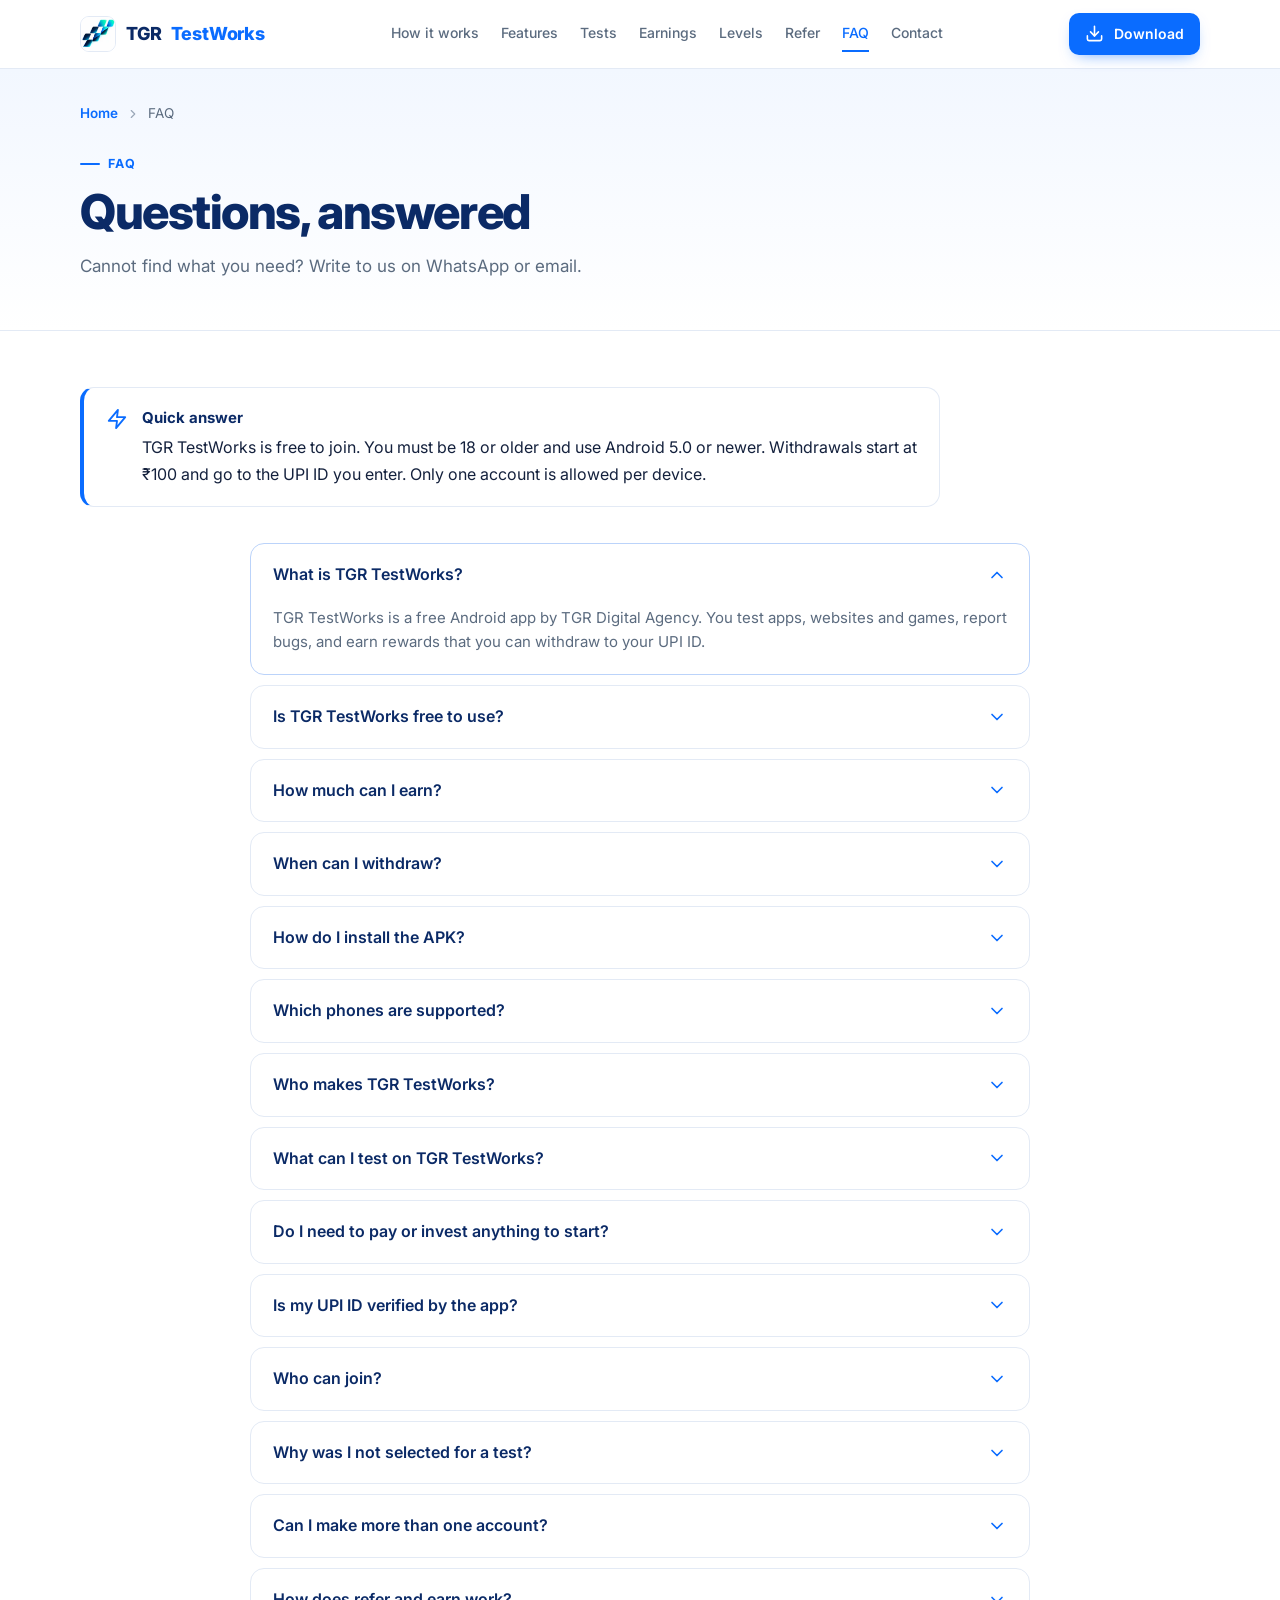
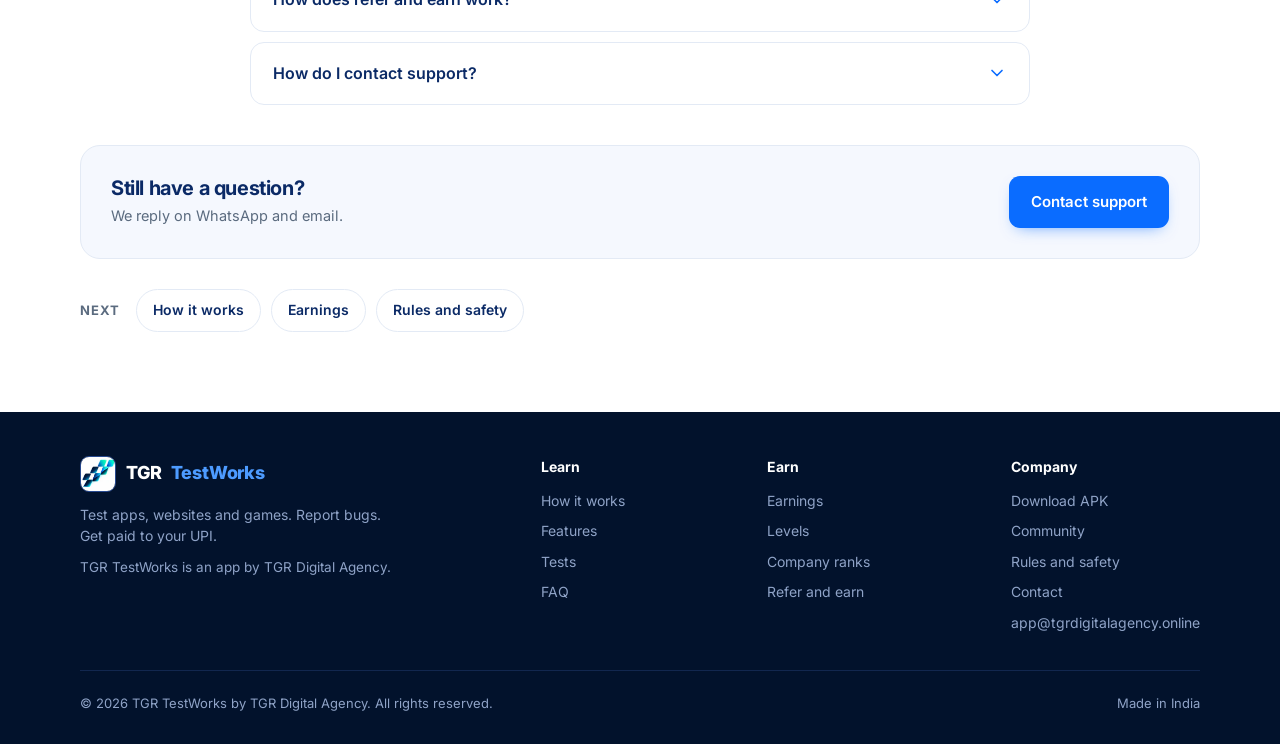
<file: faq.html>
<!doctype html>
<html lang="en-IN">
<head>
<meta charset="utf-8">
<meta name="viewport" content="width=device-width, initial-scale=1">
<title>TGR TestWorks FAQ – Withdrawals, APK Install, Eligibility</title>
<meta name="description" content="Answers about TGR TestWorks: is it free, how much you can earn, ₹100 minimum UPI withdrawal, APK install, eligibility, accounts and support.">
<meta name="keywords" content="TGR TestWorks, TGR Digital Agency app, TGR Digital Agency earning app, TGR Digital Agency testing app, TGR TestWorks FAQ, is TGR TestWorks free, minimum withdrawal, how to install APK, install APK Android, TGR TestWorks withdrawal, UPI ID withdrawal, eligibility 18 years, one account per device, how much can I earn, why was I not selected, support WhatsApp, earning app questions, app testing questions, Android 5.0 supported, free earning app questions">
<meta name="robots" content="index,follow,max-image-preview:large,max-snippet:-1,max-video-preview:-1">
<meta name="googlebot" content="index,follow,max-image-preview:large,max-snippet:-1,max-video-preview:-1">
<meta name="author" content="TGR Digital Agency">
<meta name="publisher" content="TGR Digital Agency">
<meta name="application-name" content="TGR TestWorks">
<meta name="apple-mobile-web-app-title" content="TGR TestWorks">
<meta name="generator" content="Hand-built static site">
<meta name="theme-color" content="#0A6CFF">
<meta name="msapplication-TileColor" content="#0A6CFF">
<meta name="referrer" content="strict-origin-when-cross-origin">
<meta name="geo.region" content="IN">
<meta name="geo.placename" content="India">
<meta name="language" content="English">
<meta name="rating" content="general">
<link rel="canonical" href="https://tgrdigitalagency.online/faq.html">
<link rel="alternate" hreflang="en-IN" href="https://tgrdigitalagency.online/faq.html">
<link rel="alternate" hreflang="x-default" href="https://tgrdigitalagency.online/faq.html">
<meta property="og:type" content="website">
<meta property="og:site_name" content="TGR TestWorks">
<meta property="og:locale" content="en_IN">
<meta property="og:title" content="TGR TestWorks FAQ – Withdrawals, APK Install, Eligibility">
<meta property="og:description" content="Answers about TGR TestWorks: is it free, how much you can earn, ₹100 minimum UPI withdrawal, APK install, eligibility, accounts and support.">
<meta property="og:url" content="https://tgrdigitalagency.online/faq.html">
<meta property="og:image" content="https://tgrdigitalagency.online/assets/img/og-faq.jpg">
<meta property="og:image:secure_url" content="https://tgrdigitalagency.online/assets/img/og-faq.jpg">
<meta property="og:image:type" content="image/jpeg">
<meta property="og:image:width" content="1200">
<meta property="og:image:height" content="630">
<meta property="og:image:alt" content="TGR TestWorks frequently asked questions">
<meta name="twitter:card" content="summary_large_image">
<meta name="twitter:title" content="TGR TestWorks FAQ – Withdrawals, APK Install, Eligibility">
<meta name="twitter:description" content="Answers about TGR TestWorks: is it free, how much you can earn, ₹100 minimum UPI withdrawal, APK install, eligibility, accounts and support.">
<meta name="twitter:image" content="https://tgrdigitalagency.online/assets/img/og-faq.jpg">
<meta name="twitter:image:alt" content="TGR TestWorks frequently asked questions">
<link rel="icon" href="/favicon.ico" sizes="any">
<link rel="icon" type="image/png" sizes="32x32" href="/favicon-32x32.png">
<link rel="icon" type="image/png" sizes="16x16" href="/favicon-16x16.png">
<link rel="apple-touch-icon" sizes="180x180" href="/apple-touch-icon.png">
<link rel="manifest" href="/site.webmanifest">
<link rel="sitemap" type="application/xml" title="Sitemap" href="sitemap.xml">
<link rel="alternate" type="text/plain" title="LLM site summary" href="llms.txt">
<link rel="preconnect" href="https://fonts.googleapis.com">
<link rel="preconnect" href="https://fonts.gstatic.com" crossorigin>
<link href="https://fonts.googleapis.com/css2?family=Inter:wght@400;500;600;700;800&amp;display=swap" rel="stylesheet">
<style>

:root{--blue:#0A6CFF;--blue-d:#0757D1;--navy:#0B2A66;--navy-d:#031A3D;--teal:#00E5C3;--ink:#14213D;--body:#5B6B7F;--hint:#9AA7B8;--line:#E3EAF5;--bg:#F5F8FE;--soft:#EAF2FF;--green:#12A150}
*{box-sizing:border-box;margin:0;padding:0}
[hidden]{display:none!important}
html{scroll-behavior:smooth;scroll-padding-top:80px}
body{font-family:'Inter',system-ui,-apple-system,'Segoe UI',Roboto,sans-serif;color:var(--ink);background:#fff;line-height:1.6;-webkit-font-smoothing:antialiased;font-size:16px}
img{max-width:100%;height:auto;display:block}
a{color:inherit;text-decoration:none}
button{font:inherit;cursor:pointer;border:0;background:none;color:inherit}
.wrap{max-width:1160px;margin:0 auto;padding:0 20px}
.ico{width:1em;height:1em;stroke:currentColor;fill:none;stroke-width:2;stroke-linecap:round;stroke-linejoin:round;flex:none}
section{padding:84px 0}
.eyebrow{display:inline-flex;align-items:center;gap:8px;font-size:12.5px;font-weight:700;letter-spacing:.1em;text-transform:uppercase;color:var(--blue)}
.eyebrow::before{content:"";width:20px;height:2px;background:currentColor;border-radius:2px}
h1,h2,h3{color:var(--navy);letter-spacing:-.02em;line-height:1.15}
h2{font-size:clamp(27px,3.6vw,38px);font-weight:800;margin:10px 0 12px}
.lead{color:var(--body);font-size:17px;max-width:640px}
.head{margin-bottom:40px;display:flex;justify-content:space-between;align-items:flex-end;gap:24px;flex-wrap:wrap}
.head.center{display:block;text-align:center}.head.center .lead{margin:0 auto}.head.center .eyebrow::before{display:none}
.more{display:inline-flex;align-items:center;gap:8px;font-weight:600;font-size:15px;color:var(--blue);white-space:nowrap}
.more .ico{transition:.2s}.more:hover .ico{transform:translateX(4px)}
.btn{display:inline-flex;align-items:center;gap:10px;font-weight:600;font-size:15px;padding:14px 22px;border-radius:11px;transition:.18s}
.btn .ico{font-size:19px}
.btn-primary{background:var(--blue);color:#fff;box-shadow:0 6px 16px -8px rgba(10,108,255,.7)}
.btn-primary:hover{background:var(--blue-d);transform:translateY(-1px)}
.btn-line{border:1.5px solid var(--line);color:var(--navy);background:#fff}
.btn-line:hover{border-color:var(--blue);color:var(--blue)}
.btn-white{background:#fff;color:var(--navy)}
.btn-wa{background:#1FA855;color:#fff}.btn-wa:hover{background:#188a45}

header{position:sticky;top:0;z-index:50;background:rgba(255,255,255,.96);backdrop-filter:blur(8px);border-bottom:1px solid var(--line)}
.nav{display:flex;align-items:center;justify-content:space-between;height:68px;gap:20px}
.brand{display:flex;align-items:center;gap:10px;font-weight:800;color:var(--navy);font-size:18px;letter-spacing:-.01em;white-space:nowrap}
.brand img{width:36px;height:36px;border-radius:9px;border:1px solid var(--line)}
.brand span{color:var(--blue)}
.links{display:flex;gap:22px;font-size:14px;font-weight:500;color:var(--body)}
.links a{padding:6px 0;border-bottom:2px solid transparent}
.links a:hover{color:var(--blue)}.links a.on{color:var(--blue);border-color:var(--blue)}
.nav .btn{padding:10px 16px;font-size:14px;border-radius:10px}
.burger{display:none;font-size:24px;color:var(--navy)}
@media(max-width:1020px){
  .links{position:absolute;top:68px;left:0;right:0;background:#fff;flex-direction:column;gap:0;padding:6px 20px 14px;border-bottom:1px solid var(--line);display:none}
  .links.open{display:flex}.links a{padding:12px 0;border-bottom:1px solid var(--line)}
  .burger{display:block}.nav .btn{display:none}
}

/* hero */
.hero{padding:60px 0 70px;background:linear-gradient(180deg,#F2F7FF,#fff);border-bottom:1px solid var(--line);overflow:hidden}
.hero-grid{display:grid;grid-template-columns:1.05fr .95fr;gap:40px;align-items:center}
.pill{display:inline-flex;align-items:center;gap:8px;background:#fff;border:1px solid var(--line);border-radius:99px;padding:6px 14px 6px 8px;font-size:13px;font-weight:600;color:var(--navy);margin-bottom:22px}
.pill i{display:grid;place-items:center;width:22px;height:22px;border-radius:50%;background:var(--green);color:#fff;font-size:12px}
.hero h1{font-size:clamp(35px,5.2vw,58px);font-weight:800;line-height:1.05;letter-spacing:-.035em}
.hero h1 em{font-style:normal;color:var(--blue)}
.hero p.lead{margin:20px 0 28px;font-size:18px}
.cta{display:flex;flex-wrap:wrap;gap:12px}
.meta{display:flex;flex-wrap:wrap;gap:8px 22px;margin-top:22px;font-size:13.5px;color:var(--body)}
.meta span{display:inline-flex;align-items:center;gap:7px}.meta .ico{color:var(--green);font-size:16px}
.hero-art{position:relative;height:560px}
.phone{position:absolute;width:250px;border-radius:38px;padding:8px;background:#0B1630;box-shadow:0 30px 60px -24px rgba(11,42,102,.45),0 0 0 1.5px #2A3A63 inset}
.phone img{border-radius:30px;width:100%;background:#fff}
.phone.a{left:6%;top:48px;transform:rotate(-4deg);z-index:1}
.phone.b{right:4%;top:0;z-index:2;transform:rotate(3deg)}
.float{position:absolute;z-index:3;background:#fff;border:1px solid var(--line);border-radius:14px;padding:10px 14px;display:flex;align-items:center;gap:10px;font-size:13px;box-shadow:0 14px 30px -14px rgba(11,42,102,.35)}
.float b{display:block;color:var(--navy);font-size:15px;line-height:1.2}.float small{color:var(--body);font-size:12px}
.float img{width:34px;height:34px;object-fit:contain}
.float .ic{width:36px;height:36px;border-radius:10px;display:grid;place-items:center;font-size:19px;background:#E5F7EC;color:var(--green)}
.float.f1{left:-2%;bottom:70px}.float.f2{right:-1%;bottom:20px}
@media(max-width:940px){.hero-grid{grid-template-columns:1fr}.hero-art{height:520px;max-width:520px;margin:10px auto 0;width:100%}}
@media(max-width:480px){.phone{width:200px}.hero-art{height:430px}.float{display:none}}

.stats-grid{display:grid;grid-template-columns:repeat(4,1fr);border-bottom:1px solid var(--line)}
.stat{padding:28px 20px;display:flex;gap:14px;align-items:center;border-right:1px solid var(--line)}
.stat:last-child{border-right:0}
.stat .ic{width:46px;height:46px;border-radius:12px;background:var(--soft);color:var(--blue);display:grid;place-items:center;font-size:23px;flex:none}
.stat b{display:block;font-size:26px;color:var(--navy);font-weight:800;line-height:1.1;letter-spacing:-.02em}
.stat>div>span{font-size:13.5px;color:var(--body)}
@media(max-width:860px){.stats-grid{grid-template-columns:1fr 1fr}.stat:nth-child(2){border-right:0}.stat:nth-child(-n+2){border-bottom:1px solid var(--line)}}
@media(max-width:420px){.stat{padding:20px 12px;gap:10px}.stat b{font-size:22px}.stat .ic{width:38px;height:38px;font-size:19px}}

.bg-soft{background:var(--bg);border-top:1px solid var(--line);border-bottom:1px solid var(--line)}

/* compact how */
.mini-steps{display:grid;grid-template-columns:repeat(4,1fr);border:1px solid var(--line);border-radius:18px;overflow:hidden;background:#fff}
.ms{padding:26px 24px;border-right:1px solid var(--line);position:relative}
.ms:last-child{border-right:0}
.ms .n{font-size:13px;font-weight:700;color:var(--blue);letter-spacing:.08em}
.ms .ico{font-size:26px;color:var(--navy);margin:14px 0 12px;display:block}
.ms h3{font-size:17px;margin-bottom:5px}.ms p{font-size:14px;color:var(--body);line-height:1.5}
@media(max-width:900px){.mini-steps{grid-template-columns:1fr 1fr}.ms:nth-child(2){border-right:0}.ms:nth-child(-n+2){border-bottom:1px solid var(--line)}}
@media(max-width:520px){.mini-steps{grid-template-columns:1fr}.ms{border-right:0!important;border-bottom:1px solid var(--line)}.ms:last-child{border-bottom:0}}

/* compact features */
.feat-split{display:grid;grid-template-columns:.8fr 1.2fr;gap:36px;align-items:center}
.feat-art{background:#fff;border:1px solid var(--line);border-radius:20px;padding:12px;overflow:hidden}
.feat-art img{border-radius:12px;width:100%}
.flist{display:grid;grid-template-columns:1fr 1fr;gap:6px 28px}
.fi{display:flex;gap:14px;padding:16px 0;border-bottom:1px solid var(--line)}
.fi .ico{font-size:22px;color:var(--blue);margin-top:3px}
.fi b{display:block;color:var(--navy);font-size:15.5px;line-height:1.3}.fi span{font-size:13.8px;color:var(--body);line-height:1.5;display:block;margin-top:2px}
@media(max-width:940px){.feat-split{grid-template-columns:1fr}.flist{grid-template-columns:1fr}}

/* slider */
.slider-wrap{position:relative}
.slider{overflow-x:auto;scrollbar-width:none;-ms-overflow-style:none;cursor:grab;user-select:none;-webkit-user-select:none;-webkit-mask-image:linear-gradient(90deg,transparent,#000 5%,#000 95%,transparent);mask-image:linear-gradient(90deg,transparent,#000 5%,#000 95%,transparent);padding:8px 0}
.slider::-webkit-scrollbar{display:none}
.slider.drag{cursor:grabbing}
.strack{display:flex;gap:28px;width:max-content;padding:0 14px}
.slide{width:230px;flex:none;text-align:center}
.slide .phone{position:relative;width:100%;transform:none}
.slide img{-webkit-user-drag:none;pointer-events:none}
.slide h3{font-size:16px;margin:18px 0 2px}.slide p{font-size:13.5px;color:var(--body)}
.arrows{display:flex;gap:10px;justify-content:center;margin-top:26px}
.arrow{width:46px;height:46px;border-radius:50%;border:1.5px solid var(--line);background:#fff;display:grid;place-items:center;font-size:20px;color:var(--navy);transition:.2s}
.arrow:hover{border-color:var(--blue);color:var(--blue)}

/* test cards */
.chips{display:flex;gap:8px;flex-wrap:wrap;margin-bottom:22px}
.chip{display:inline-flex;align-items:center;gap:8px;padding:9px 16px;border-radius:99px;border:1.5px solid var(--line);background:#fff;font-size:14px;font-weight:600;color:var(--navy)}
.chip .ico{font-size:16px}.chip.on{background:var(--navy);border-color:var(--navy);color:#fff}
.list{display:grid;grid-template-columns:repeat(3,1fr);gap:18px}
.job{background:#fff;border:1px solid var(--line);border-radius:16px;overflow:hidden;display:flex;flex-direction:column}
.job-top{display:flex;gap:14px;padding:20px 20px 14px;align-items:flex-start}
.job-logo{width:50px;height:50px;border-radius:13px;display:grid;place-items:center;font-size:25px;flex:none;color:#fff}
.job h3{font-size:16px}.job .co{font-size:13px;color:var(--body);margin-top:2px}
.tags{display:flex;gap:7px;flex-wrap:wrap;padding:0 20px 18px}
.tag{display:inline-flex;align-items:center;gap:6px;font-size:12.5px;font-weight:600;padding:5px 10px;border-radius:99px}
.tag .ico{font-size:13px}
.t-plat{background:var(--soft);color:var(--blue)}.t-kind{background:#F1EAFE;color:#6D3BD2}.t-pay{background:#E5F7EC;color:#0E7D3D}
.job-foot{margin-top:auto;border-top:1px solid var(--line);padding:12px 20px;display:flex;justify-content:space-between;align-items:center;font-size:13px;color:var(--body)}
.job-foot b{color:var(--blue);font-weight:600;display:inline-flex;align-items:center;gap:4px}
.job.live{border-color:#BFE5CF}.job.live .job-foot{background:#F0FAF4;color:#0E7D3D;font-weight:600}
.note{margin-top:20px;font-size:13.5px;color:var(--body);display:flex;gap:8px;align-items:flex-start}
.note .ico{margin-top:3px;color:var(--blue)}
@media(max-width:940px){.list{grid-template-columns:1fr 1fr}}@media(max-width:560px){.list{grid-template-columns:1fr}}

/* dark */
.dark{background:var(--navy-d);color:#C9D6EE}
.dark h2,.dark h3{color:#fff}.dark .lead{color:#A9BAD8}.dark .eyebrow{color:var(--teal)}
.dark .more{color:#7FB2FF}
.earn{display:grid;grid-template-columns:1fr 1fr;gap:56px;align-items:center}
.flow{display:grid;margin-top:26px}
.flow div{display:flex;gap:16px;padding-bottom:20px;position:relative}
.flow div:not(:last-child)::before{content:"";position:absolute;left:19px;top:42px;bottom:2px;width:2px;background:#1E3A73}
.flow i{width:40px;height:40px;border-radius:50%;background:#0F2C63;border:1.5px solid #27498F;color:var(--teal);display:grid;place-items:center;font-size:18px;flex:none;font-style:normal}
.flow b{display:block;color:#fff;font-size:16px;margin-bottom:2px}.flow span{font-size:14px;color:#A9BAD8}
.panel{background:#0B2557;border:1px solid #1B3A78;border-radius:20px;padding:26px}
.rule{display:flex;align-items:center;gap:16px;padding-bottom:20px;border-bottom:1px solid #1B3A78;margin-bottom:20px}
.rule .rico{width:54px;height:54px;border-radius:14px;background:var(--blue);display:grid;place-items:center;font-size:27px;color:#fff}
.rule small{color:#9FB3D6;font-size:13px}.rule b{display:block;font-size:34px;color:#fff;letter-spacing:-.02em;line-height:1.1}
.upi-title{font-size:12.5px;color:#9FB3D6;margin-bottom:12px;font-weight:700;letter-spacing:.08em;text-transform:uppercase}
.upilogos{display:grid;grid-template-columns:repeat(4,1fr);gap:10px;margin-bottom:12px}
.upilogos div{background:#fff;border-radius:14px;padding:12px 6px 10px;text-align:center;font-size:12px;font-weight:600;color:var(--navy)}
.upilogos img{width:44px;height:44px;border-radius:11px;margin:0 auto 6px}
.upis{display:flex;flex-wrap:wrap;gap:8px}
.upis span{padding:7px 13px;border-radius:10px;background:#0F2C63;border:1px solid #234583;color:#fff;font-size:13px;font-weight:500}
@media(max-width:900px){.earn{grid-template-columns:1fr;gap:36px}}

/* badge strips */
.bstrip{display:grid;grid-template-columns:repeat(7,1fr);gap:14px}
.bcard{text-align:center;background:#fff;border:1px solid var(--line);border-radius:16px;padding:22px 8px 16px}
.bcard img{width:76px;height:76px;object-fit:contain;margin:0 auto 10px}
.bcard b{display:block;font-size:14.5px;color:var(--navy)}.bcard small{font-size:12px;color:var(--body)}
@media(max-width:1000px){.bstrip{grid-template-columns:repeat(4,1fr)}}@media(max-width:560px){.bstrip{grid-template-columns:repeat(2,1fr)}}
.rstrip{display:grid;grid-template-columns:repeat(10,1fr);gap:10px}
.rcard{text-align:center}
.rcard img{width:100%;max-width:110px;margin:0 auto 6px}
.rcard b{display:block;font-size:12.5px;color:var(--navy);line-height:1.25}
@media(max-width:1000px){.rstrip{grid-template-columns:repeat(5,1fr)}}@media(max-width:520px){.rstrip{grid-template-columns:repeat(2,1fr)}}

/* refer */
.refer{background:var(--blue);border-radius:24px;color:#fff;display:grid;grid-template-columns:1.1fr .9fr;gap:30px;align-items:center;overflow:hidden;position:relative}
.refer .txt{padding:48px 0 48px 48px}
.refer h2{color:#fff;margin-top:12px}.refer .eyebrow{color:#fff}
.refer p{color:#D6E5FF;margin-bottom:24px;max-width:480px}
.refer .art{padding:20px 28px 20px 0}
.refer .art img{border-radius:16px;box-shadow:0 20px 40px -20px rgba(0,0,0,.4)}
@media(max-width:860px){.refer{grid-template-columns:1fr}.refer .txt{padding:32px 24px 8px}.refer .art{padding:8px 24px 28px}}

/* community */
.comm{display:grid;grid-template-columns:.9fr 1.1fr;gap:56px;align-items:center}
.big{background:#fff;border:1px solid var(--line);border-radius:24px;padding:40px;text-align:center}
.big .num{font-size:clamp(64px,10vw,96px);font-weight:800;color:var(--blue);letter-spacing:-.05em;line-height:1}
.big p{color:var(--navy);font-weight:600;font-size:18px;margin-top:6px}
.big small{color:var(--body);font-size:14px;display:block;margin-top:4px}
.pts{display:grid;gap:18px}
.pt{display:flex;gap:16px}
.pt .ic{width:44px;height:44px;border-radius:11px;background:var(--soft);color:var(--blue);display:grid;place-items:center;font-size:22px;flex:none}
.pt b{display:block;color:var(--navy);font-size:16.5px}.pt span{font-size:14.5px;color:var(--body)}
@media(max-width:900px){.comm{grid-template-columns:1fr;gap:32px}}

/* cards generic */
.grid3{display:grid;grid-template-columns:repeat(3,1fr);gap:18px}
.grid2{display:grid;grid-template-columns:repeat(2,1fr);gap:18px}
@media(max-width:900px){.grid3{grid-template-columns:1fr 1fr}}@media(max-width:600px){.grid3,.grid2{grid-template-columns:1fr}}
.card{background:#fff;border:1px solid var(--line);border-radius:16px;padding:24px 22px}
.card .ico{font-size:24px;color:var(--blue);margin-bottom:14px;display:block}
.card h3{font-size:16.5px;margin-bottom:6px}.card p{font-size:14.2px;color:var(--body);line-height:1.55}

/* faq */
.faq{max-width:780px;margin:0 auto;display:grid;gap:10px}
.faq details{background:#fff;border:1px solid var(--line);border-radius:14px;padding:0 22px}
.faq summary{list-style:none;cursor:pointer;display:flex;justify-content:space-between;align-items:center;gap:16px;padding:18px 0;font-weight:600;color:var(--navy);font-size:16px}
.faq summary::-webkit-details-marker{display:none}
.faq summary .ico{transition:.2s;color:var(--blue);font-size:20px}
.faq details[open] summary .ico{transform:rotate(180deg)}.faq details[open]{border-color:#BBD3FA}
.faq p{padding:0 0 20px;color:var(--body);font-size:15px}

.final{background:var(--navy-d);color:#fff;text-align:center;padding:84px 0}
.final img{width:74px;height:74px;border-radius:18px;margin:0 auto 22px;border:1px solid #27498F}
.final h2{color:#fff;font-size:clamp(28px,4.4vw,44px);margin-top:0}
.final p{color:#A9BAD8;max-width:520px;margin:0 auto 28px}
.final .cta{justify-content:center}
footer{background:#02122C;color:#8FA3C7;padding:44px 0 30px;font-size:14px}
.fgrid{display:flex;justify-content:space-between;gap:32px;flex-wrap:wrap;padding-bottom:28px;border-bottom:1px solid #12274F}
footer .brand{color:#fff}footer .brand img{border-color:#27498F}
footer p{max-width:320px;margin-top:12px;line-height:1.55}
footer .col b{display:block;color:#fff;font-size:14px;margin-bottom:12px}
footer .col a{display:block;margin-bottom:8px}footer .col a:hover{color:#fff}
.copy{padding-top:22px;display:flex;justify-content:space-between;flex-wrap:wrap;gap:8px;font-size:13px}

.sticky{display:none}
@media(max-width:700px){
  section{padding:60px 0}
  .sticky{display:flex;position:fixed;left:12px;right:12px;bottom:12px;z-index:60;transform:translateY(120%);transition:.3s}
  .sticky.show{transform:none}
  .sticky .btn{width:100%;justify-content:center;box-shadow:0 12px 30px -8px rgba(10,108,255,.7)}
  footer{padding-bottom:90px}
}
.reveal{opacity:0;transform:translateY(16px);transition:.6s ease}.reveal.in{opacity:1;transform:none}

/* ===== detail pages ===== */
.page:not([hidden]){animation:pg .35s ease}
@keyframes pg{from{opacity:0;transform:translateY(8px)}to{opacity:1;transform:none}}
.phead{background:linear-gradient(180deg,#F2F7FF,#fff);border-bottom:1px solid var(--line);padding:34px 0 50px}
.crumb{display:flex;align-items:center;gap:8px;font-size:13.5px;color:var(--body);margin-bottom:22px}
.crumb a{color:var(--blue);font-weight:600}.crumb .ico{font-size:14px;color:var(--hint)}
.phead-grid{display:grid;grid-template-columns:1.3fr .7fr;gap:40px;align-items:center}
.phead h1{font-size:clamp(32px,4.6vw,48px);font-weight:800;letter-spacing:-.03em;margin:10px 0 14px}
.phead .art img{max-height:240px;margin-left:auto;object-fit:contain}
.phead.nophoto .phead-grid{grid-template-columns:1fr}
@media(max-width:800px){.phead-grid{grid-template-columns:1fr}.phead .art{display:none}}
.pbody{padding:56px 20px 20px}
.pbody section,.blk{padding:0 0 52px}
.blk h2{font-size:clamp(22px,2.8vw,28px);margin:0 0 6px}
.blk>.lead{font-size:15.5px;margin-bottom:24px}
.blk>h2+.grid3,.blk>h2+.grid2,.blk>h2+.rows{margin-top:22px}
.rows{display:grid;gap:0;border:1px solid var(--line);border-radius:16px;overflow:hidden;background:#fff}
.row{display:grid;grid-template-columns:56px 1fr;gap:18px;padding:22px 24px;border-bottom:1px solid var(--line)}
.row:last-child{border-bottom:0}
.row .num{width:40px;height:40px;border-radius:50%;background:var(--blue);color:#fff;font-weight:700;display:grid;place-items:center;font-size:15px}
.row h3{font-size:17px;margin-bottom:4px}.row p,.row li{font-size:14.5px;color:var(--body)}
.row ul{padding-left:18px;margin-top:6px}
.split{display:grid;grid-template-columns:1fr 1fr;gap:36px;align-items:center}
.split.rev>:first-child{order:2}
.split .shot-img{display:flex;justify-content:center}
.split .phone{position:relative;transform:none;width:250px}
@media(max-width:800px){.split{grid-template-columns:1fr}.split.rev>:first-child{order:0}}
.ticks{list-style:none;display:grid;gap:10px;margin-top:12px}
.ticks li{display:flex;gap:10px;font-size:15px;color:var(--ink)}
.ticks .ico{color:var(--green);margin-top:5px;flex:none}
.callout{display:flex;gap:14px;background:var(--soft);border:1px solid #CFE0FB;border-radius:14px;padding:16px 18px;font-size:14.5px;color:var(--navy)}
.callout .ico{font-size:22px;color:var(--blue);margin-top:2px}
.pcta{background:var(--bg);border:1px solid var(--line);border-radius:20px;padding:30px;display:flex;justify-content:space-between;align-items:center;gap:20px;flex-wrap:wrap;margin-bottom:30px}
.pcta h3{font-size:20px}.pcta p{color:var(--body);font-size:14.5px;margin-top:4px}
.related{display:flex;flex-wrap:wrap;gap:10px;margin-bottom:60px;align-items:center}
.related b{font-size:13px;color:var(--body);margin-right:6px;text-transform:uppercase;letter-spacing:.08em}
.related a{padding:9px 16px;border:1.5px solid var(--line);border-radius:99px;font-size:14px;font-weight:600;color:var(--navy);background:#fff}
.related a:hover{border-color:var(--blue);color:var(--blue)}
.bigbadges{display:grid;grid-template-columns:repeat(3,1fr);gap:18px}
.bb{background:#fff;border:1px solid var(--line);border-radius:18px;padding:26px 22px;display:flex;gap:18px;align-items:center}
.bb img{width:92px;height:92px;object-fit:contain;flex:none}
.bb b{display:block;font-size:17px;color:var(--navy)}.bb small{display:block;color:var(--blue);font-weight:600;font-size:13px;margin:2px 0 4px}.bb p{font-size:13.5px;color:var(--body);line-height:1.5}
@media(max-width:900px){.bigbadges{grid-template-columns:1fr 1fr}}@media(max-width:600px){.bigbadges{grid-template-columns:1fr}}
.rank-list{display:grid;gap:14px}
.rk{display:grid;grid-template-columns:110px 1fr;gap:22px;align-items:center;background:#fff;border:1px solid var(--line);border-radius:18px;padding:18px 24px}
.rk img{width:100px;margin:0 auto}
.rk b{font-size:18px;color:var(--navy);display:block}.rk small{font-size:13px;font-weight:600;display:block;margin:1px 0 5px}.rk p{font-size:14.5px;color:var(--body)}
@media(max-width:560px){.rk{grid-template-columns:80px 1fr;gap:14px;padding:14px}.rk img{width:76px}}
.contact-grid{display:grid;grid-template-columns:repeat(3,1fr);gap:18px}
@media(max-width:800px){.contact-grid{grid-template-columns:1fr}}
.cc{background:#fff;border:1px solid var(--line);border-radius:18px;padding:26px;display:flex;flex-direction:column;gap:6px}
.cc .ico{font-size:28px;color:var(--blue);margin-bottom:10px}
.cc b{font-size:17px;color:var(--navy)}.cc span{font-size:14.5px;color:var(--body);word-break:break-word}.cc .btn{margin-top:14px;align-self:flex-start;padding:11px 18px;font-size:14px}
.statbox{display:grid;grid-template-columns:repeat(3,1fr);gap:18px}
@media(max-width:700px){.statbox{grid-template-columns:1fr}}
.sb{background:#fff;border:1px solid var(--line);border-radius:18px;padding:28px;text-align:center}
.sb b{display:block;font-size:44px;font-weight:800;color:var(--blue);letter-spacing:-.03em;line-height:1.1}.sb span{color:var(--navy);font-weight:600;font-size:15px}
@media(prefers-reduced-motion:reduce){.reveal{opacity:1;transform:none;transition:none}html{scroll-behavior:auto}.page:not([hidden]){animation:none}}

/* ===== multi-page additions ===== */
.skip{position:absolute;left:-9999px;top:8px;background:#fff;color:var(--navy);padding:10px 16px;border-radius:10px;z-index:200;font-weight:700;box-shadow:0 8px 24px rgba(0,0,0,.2)}
.skip:focus{left:12px}
:focus-visible{outline:3px solid var(--blue);outline-offset:2px;border-radius:6px}
.links a.on{color:var(--blue)}
.quick{display:flex;gap:14px;align-items:flex-start;background:#fff;border:1px solid var(--line);border-left:4px solid var(--blue);border-radius:14px;padding:18px 22px;margin:0 0 36px;max-width:860px}
.quick .ico{font-size:22px;color:var(--blue);flex:none;margin-top:2px}
.quick b{display:block;color:var(--navy);font-size:15px;margin-bottom:4px}
.quick p{color:var(--ink);font-size:16px;line-height:1.7;margin:0}
.bg-soft .quick{max-width:none;margin-bottom:28px}
.facts{display:grid;grid-template-columns:repeat(4,1fr);gap:1px;background:var(--line);border:1px solid var(--line);border-radius:16px;overflow:hidden;margin:0}
.facts>div{background:#fff;padding:16px 20px}
.facts dt{font-size:13.5px;color:var(--body)}
.facts dd{font-weight:700;color:var(--navy);margin:2px 0 0;font-size:16px}
.phead .art .phone{width:210px;margin-left:auto}
.phead .art .phone img{max-height:250px;height:250px;width:100%;margin:0;box-shadow:none;object-fit:cover;object-position:top}
.totop{position:fixed;right:16px;bottom:16px;width:44px;height:44px;border-radius:50%;border:0;background:var(--navy);color:#fff;display:grid;place-items:center;cursor:pointer;opacity:0;pointer-events:none;transition:.25s;z-index:55;box-shadow:0 8px 22px -6px rgba(11,42,102,.6)}
.totop.show{opacity:1;pointer-events:auto}
.totop .ico{width:20px;height:20px}
@media(max-width:760px){.totop{bottom:76px}}
@media(max-width:900px){.facts{grid-template-columns:repeat(2,1fr)}}
.facts.c3{grid-template-columns:repeat(3,1fr)}
@media(max-width:900px){.facts.c3{grid-template-columns:repeat(2,1fr)}}
body[data-nosticky] .sticky{display:none!important}

</style>
<noscript><style>.reveal{opacity:1!important;transform:none!important}</style></noscript>
<script type="application/ld+json">{"@context":"https://schema.org","@graph":[{"@type":"Organization","@id":"https://tgrdigitalagency.online/#organization","name":"TGR Digital Agency","url":"https://tgrdigitalagency.online/","logo":{"@type":"ImageObject","url":"https://tgrdigitalagency.online/assets/img/logo-512.png","width":512,"height":512},"email":"app@tgrdigitalagency.online","telephone":"+918941801033","contactPoint":[{"@type":"ContactPoint","contactType":"customer support","telephone":"+918941801033","email":"app@tgrdigitalagency.online","areaServed":"IN","availableLanguage":["English","Hindi"]}]},{"@type":"WebSite","@id":"https://tgrdigitalagency.online/#website","url":"https://tgrdigitalagency.online/","name":"TGR TestWorks","description":"Free Android app by TGR Digital Agency to test apps, websites and games, report bugs and earn rewards withdrawable to UPI.","publisher":{"@id":"https://tgrdigitalagency.online/#organization"},"inLanguage":"en-IN"},{"@type":"FAQPage","@id":"https://tgrdigitalagency.online/faq.html#webpage","url":"https://tgrdigitalagency.online/faq.html","name":"TGR TestWorks FAQ – Withdrawals, APK Install, Eligibility","description":"Answers about TGR TestWorks: is it free, how much you can earn, ₹100 minimum UPI withdrawal, APK install, eligibility, accounts and support.","inLanguage":"en-IN","isPartOf":{"@id":"https://tgrdigitalagency.online/#website"},"about":{"@id":"https://tgrdigitalagency.online/#app"},"publisher":{"@id":"https://tgrdigitalagency.online/#organization"},"primaryImageOfPage":{"@type":"ImageObject","url":"https://tgrdigitalagency.online/assets/img/og-faq.jpg","width":1200,"height":630},"datePublished":"2026-11-22","dateModified":"2026-11-22","keywords":"TGR TestWorks, TGR Digital Agency app, TGR Digital Agency earning app, TGR Digital Agency testing app, TGR TestWorks FAQ, is TGR TestWorks free, minimum withdrawal, how to install APK, install APK Android, TGR TestWorks withdrawal, UPI ID withdrawal, eligibility 18 years, one account per device, how much can I earn, why was I not selected, support WhatsApp, earning app questions, app testing questions, Android 5.0 supported, free earning app questions","speakable":{"@type":"SpeakableSpecification","cssSelector":[".quick p","h1"]},"breadcrumb":{"@id":"https://tgrdigitalagency.online/faq.html#breadcrumb"},"mainEntity":[{"@type":"Question","name":"What is TGR TestWorks?","acceptedAnswer":{"@type":"Answer","text":"TGR TestWorks is a free Android app by TGR Digital Agency. You test apps, websites and games, report bugs, and earn rewards that you can withdraw to your UPI ID."}},{"@type":"Question","name":"Is TGR TestWorks free to use?","acceptedAnswer":{"@type":"Answer","text":"Yes. Creating an account and applying for tests costs nothing. You only earn."}},{"@type":"Question","name":"How much can I earn?","acceptedAnswer":{"@type":"Answer","text":"Each test shows its own reward before you apply. Accepted bug reports can earn a reward too. Your total is always visible on the Earnings tab."}},{"@type":"Question","name":"When can I withdraw?","acceptedAnswer":{"@type":"Answer","text":"As soon as your available balance reaches ₹100. Choose your UPI app, enter your UPI ID and the amount, and confirm."}},{"@type":"Question","name":"How do I install the APK?","acceptedAnswer":{"@type":"Answer","text":"Download the file, open it and allow Install from this source if Android asks. The app will then install and open normally."}},{"@type":"Question","name":"Which phones are supported?","acceptedAnswer":{"@type":"Answer","text":"Any Android phone running Android 5.0 or newer."}},{"@type":"Question","name":"Who makes TGR TestWorks?","acceptedAnswer":{"@type":"Answer","text":"TGR TestWorks is built and run by TGR Digital Agency. You can reach the team at app@tgrdigitalagency.online or on WhatsApp at +91 89418 01033."}},{"@type":"Question","name":"What can I test on TGR TestWorks?","acceptedAnswer":{"@type":"Answer","text":"You can find work for Android apps, websites, games and software. Use the filters in the Explore tab to pick the type you like."}},{"@type":"Question","name":"Do I need to pay or invest anything to start?","acceptedAnswer":{"@type":"Answer","text":"No. Joining is free and you never pay to apply for a test."}},{"@type":"Question","name":"Is my UPI ID verified by the app?","acceptedAnswer":{"@type":"Answer","text":"No. Money is sent to the UPI ID you enter, so please check it carefully before you confirm."}},{"@type":"Question","name":"Who can join?","acceptedAnswer":{"@type":"Answer","text":"You must be 18 years or older and use your real name and true date of birth."}},{"@type":"Question","name":"Why was I not selected for a test?","acceptedAnswer":{"@type":"Answer","text":"Companies choose a limited number of testers per work. You can see the result in My Tests and apply for other jobs right away."}},{"@type":"Question","name":"Can I make more than one account?","acceptedAnswer":{"@type":"Answer","text":"No. Only one account can be created on a single device."}},{"@type":"Question","name":"How does refer and earn work?","acceptedAnswer":{"@type":"Answer","text":"Share your referral code. When your friend signs up with it and completes 10 tasks, ₹50 is added to your Earnings balance. The amount and task count are set in the app and can change."}},{"@type":"Question","name":"How do I contact support?","acceptedAnswer":{"@type":"Answer","text":"Go to Profile, then Help and Support, or message us on WhatsApp at +91 89418 01033 or by email at app@tgrdigitalagency.online."}}]},{"@type":"BreadcrumbList","@id":"https://tgrdigitalagency.online/faq.html#breadcrumb","itemListElement":[{"@type":"ListItem","position":1,"name":"Home","item":"https://tgrdigitalagency.online/"},{"@type":"ListItem","position":2,"name":"FAQ","item":"https://tgrdigitalagency.online/faq.html"}]}]}</script>
</head>
<body>
<a class="skip" href="#content">Skip to content</a>
<svg width="0" height="0" style="position:absolute" aria-hidden="true">
 <symbol id="i-download" viewBox="0 0 24 24"><path d="M21 15v4a2 2 0 0 1-2 2H5a2 2 0 0 1-2-2v-4"/><polyline points="7 10 12 15 17 10"/><line x1="12" y1="15" x2="12" y2="3"/></symbol>
 <symbol id="i-shield" viewBox="0 0 24 24"><path d="M12 22s8-4 8-10V5l-8-3-8 3v7c0 6 8 10 8 10z"/><path d="m9 12 2 2 4-4"/></symbol>
 <symbol id="i-wallet" viewBox="0 0 24 24"><path d="M19 7V4a1 1 0 0 0-1-1H5a2 2 0 0 0 0 4h15a1 1 0 0 1 1 1v4h-3a2 2 0 0 0 0 4h3a1 1 0 0 0 1-1v-2a1 1 0 0 0-1-1"/><path d="M3 5v14a2 2 0 0 0 2 2h15a1 1 0 0 0 1-1v-4"/></symbol>
 <symbol id="i-bug" viewBox="0 0 24 24"><path d="m8 2 1.88 1.88"/><path d="M14.12 3.88 16 2"/><path d="M9 7.13v-1a3.003 3.003 0 1 1 6 0v1"/><path d="M12 20c-3.3 0-6-2.7-6-6v-3a4 4 0 0 1 4-4h4a4 4 0 0 1 4 4v3c0 3.3-2.7 6-6 6"/><path d="M12 20v-9"/><path d="M6.53 9C4.6 8.8 3 7.1 3 5"/><path d="M6 13H2"/><path d="M3 21c0-2.1 1.7-3.9 3.8-4"/><path d="M20.97 5c0 2.1-1.6 3.8-3.5 4"/><path d="M22 13h-4"/><path d="M17.2 17c2.1.1 3.8 1.9 3.8 4"/></symbol>
 <symbol id="i-compass" viewBox="0 0 24 24"><circle cx="12" cy="12" r="10"/><polygon points="16.24 7.76 14.12 14.12 7.76 16.24 9.88 9.88 16.24 7.76"/></symbol>
 <symbol id="i-users" viewBox="0 0 24 24"><path d="M16 21v-2a4 4 0 0 0-4-4H6a4 4 0 0 0-4 4v2"/><circle cx="9" cy="7" r="4"/><path d="M22 21v-2a4 4 0 0 0-3-3.87"/><path d="M16 3.13a4 4 0 0 1 0 7.75"/></symbol>
 <symbol id="i-gift" viewBox="0 0 24 24"><rect x="3" y="8" width="18" height="4" rx="1"/><path d="M12 8v13"/><path d="M19 12v7a2 2 0 0 1-2 2H7a2 2 0 0 1-2-2v-7"/><path d="M7.5 8a2.5 2.5 0 0 1 0-5A4.8 8 0 0 1 12 8a4.8 8 0 0 1 4.5-5 2.5 2.5 0 0 1 0 5"/></symbol>
 <symbol id="i-trophy" viewBox="0 0 24 24"><path d="M6 9H4.5a2.5 2.5 0 0 1 0-5H6"/><path d="M18 9h1.5a2.5 2.5 0 0 0 0-5H18"/><path d="M4 22h16"/><path d="M10 14.66V17c0 .55-.47.98-.97 1.21C7.85 18.75 7 20.24 7 22"/><path d="M14 14.66V17c0 .55.47.98.97 1.21C16.15 18.75 17 20.24 17 22"/><path d="M18 2H6v7a6 6 0 0 0 12 0V2Z"/></symbol>
 <symbol id="i-bell" viewBox="0 0 24 24"><path d="M6 8a6 6 0 0 1 12 0c0 7 3 9 3 9H3s3-2 3-9"/><path d="M10.3 21a1.94 1.94 0 0 0 3.4 0"/></symbol>
 <symbol id="i-phone" viewBox="0 0 24 24"><rect x="5" y="2" width="14" height="20" rx="2"/><path d="M12 18h.01"/></symbol>
 <symbol id="i-globe" viewBox="0 0 24 24"><circle cx="12" cy="12" r="10"/><path d="M2 12h20"/><path d="M12 2a15.3 15.3 0 0 1 4 10 15.3 15.3 0 0 1-4 10 15.3 15.3 0 0 1-4-10 15.3 15.3 0 0 1 4-10z"/></symbol>
 <symbol id="i-gamepad" viewBox="0 0 24 24"><line x1="6" x2="10" y1="12" y2="12"/><line x1="8" x2="8" y1="10" y2="14"/><line x1="15" x2="15.01" y1="13" y2="13"/><line x1="18" x2="18.01" y1="11" y2="11"/><rect width="20" height="12" x="2" y="6" rx="2"/></symbol>
 <symbol id="i-monitor" viewBox="0 0 24 24"><rect width="20" height="14" x="2" y="3" rx="2"/><line x1="8" x2="16" y1="21" y2="21"/><line x1="12" x2="12" y1="17" y2="21"/></symbol>
 <symbol id="i-check" viewBox="0 0 24 24"><path d="M20 6 9 17l-5-5"/></symbol>
 <symbol id="i-lock" viewBox="0 0 24 24"><rect width="18" height="11" x="3" y="11" rx="2"/><path d="M7 11V7a5 5 0 0 1 10 0v4"/></symbol>
 <symbol id="i-zap" viewBox="0 0 24 24"><path d="M13 2 3 14h9l-1 8 10-12h-9l1-8z"/></symbol>
 <symbol id="i-clock" viewBox="0 0 24 24"><circle cx="12" cy="12" r="10"/><polyline points="12 6 12 12 16 14"/></symbol>
 <symbol id="i-support" viewBox="0 0 24 24"><circle cx="12" cy="12" r="10"/><circle cx="12" cy="12" r="4"/><path d="m4.93 4.93 4.24 4.24"/><path d="m14.83 9.17 4.24-4.24"/><path d="m14.83 14.83 4.24 4.24"/><path d="m9.17 14.83-4.24 4.24"/></symbol>
 <symbol id="i-arrow" viewBox="0 0 24 24"><path d="M5 12h14"/><path d="m12 5 7 7-7 7"/></symbol>
 <symbol id="i-down" viewBox="0 0 24 24"><path d="m6 9 6 6 6-6"/></symbol>
 <symbol id="i-file" viewBox="0 0 24 24"><path d="M14.5 2H6a2 2 0 0 0-2 2v16a2 2 0 0 0 2 2h12a2 2 0 0 0 2-2V7.5L14.5 2z"/><polyline points="14 2 14 8 20 8"/><line x1="8" y1="13" x2="16" y2="13"/><line x1="8" y1="17" x2="13" y2="17"/></symbol>
 <symbol id="i-badge" viewBox="0 0 24 24"><path d="M3.85 8.62a4 4 0 0 1 4.78-4.77 4 4 0 0 1 6.74 0 4 4 0 0 1 4.78 4.78 4 4 0 0 1 0 6.74 4 4 0 0 1-4.77 4.78 4 4 0 0 1-6.75 0 4 4 0 0 1-4.78-4.77 4 4 0 0 1 0-6.76Z"/><path d="m9 12 2 2 4-4"/></symbol>
 <symbol id="i-ticket" viewBox="0 0 24 24"><path d="M2 9a3 3 0 0 1 0 6v2a2 2 0 0 0 2 2h16a2 2 0 0 0 2-2v-2a3 3 0 0 1 0-6V7a2 2 0 0 0-2-2H4a2 2 0 0 0-2 2Z"/><path d="M13 5v2"/><path d="M13 17v2"/><path d="M13 11v2"/></symbol>
 <symbol id="i-building" viewBox="0 0 24 24"><rect width="16" height="20" x="4" y="2" rx="2"/><path d="M9 22v-4h6v4"/><path d="M8 6h.01M16 6h.01M12 6h.01M12 10h.01M12 14h.01M16 10h.01M16 14h.01M8 10h.01M8 14h.01"/></symbol>
 <symbol id="i-rupee" viewBox="0 0 24 24"><path d="M6 3h12"/><path d="M6 8h12"/><path d="m6 13 8.5 8"/><path d="M6 13h3"/><path d="M9 13c6.667 0 6.667-10 0-10"/></symbol>
 <symbol id="i-menu" viewBox="0 0 24 24"><line x1="4" y1="7" x2="20" y2="7"/><line x1="4" y1="12" x2="20" y2="12"/><line x1="4" y1="17" x2="20" y2="17"/></symbol>
 <symbol id="i-x" viewBox="0 0 24 24"><path d="M18 6 6 18"/><path d="m6 6 12 12"/></symbol>
 <symbol id="i-search" viewBox="0 0 24 24"><circle cx="11" cy="11" r="8"/><path d="m21 21-4.3-4.3"/></symbol>
 <symbol id="i-userplus" viewBox="0 0 24 24"><path d="M16 21v-2a4 4 0 0 0-4-4H6a4 4 0 0 0-4 4v2"/><circle cx="9" cy="7" r="4"/><line x1="19" x2="19" y1="8" y2="14"/><line x1="22" x2="16" y1="11" y2="11"/></symbol>
 <symbol id="i-clip" viewBox="0 0 24 24"><rect width="8" height="4" x="8" y="2" rx="1"/><path d="M16 4h2a2 2 0 0 1 2 2v14a2 2 0 0 1-2 2H6a2 2 0 0 1-2-2V6a2 2 0 0 1 2-2h2"/><path d="m9 14 2 2 4-4"/></symbol>
 <symbol id="i-device" viewBox="0 0 24 24"><rect width="14" height="20" x="5" y="2" rx="2"/><path d="m9 12 2 2 4-4"/></symbol>
 <symbol id="i-eye" viewBox="0 0 24 24"><path d="M2 12s3.6-7 10-7 10 7 10 7-3.6 7-10 7S2 12 2 12z"/><circle cx="12" cy="12" r="3"/></symbol>
 <symbol id="i-left" viewBox="0 0 24 24"><path d="m15 18-6-6 6-6"/></symbol>
 <symbol id="i-right" viewBox="0 0 24 24"><path d="m9 18 6-6-6-6"/></symbol>
 <symbol id="i-chat" viewBox="0 0 24 24"><path d="M7.9 20A9 9 0 1 0 4 16.1L2 22Z"/></symbol>
 <symbol id="i-call" viewBox="0 0 24 24"><path d="M22 16.92v3a2 2 0 0 1-2.18 2 19.79 19.79 0 0 1-8.63-3.07 19.5 19.5 0 0 1-6-6 19.79 19.79 0 0 1-3.07-8.67A2 2 0 0 1 4.11 2h3a2 2 0 0 1 2 1.72 12.84 12.84 0 0 0 .7 2.81 2 2 0 0 1-.45 2.11L8.09 9.91a16 16 0 0 0 6 6l1.27-1.27a2 2 0 0 1 2.11-.45 12.84 12.84 0 0 0 2.81.7A2 2 0 0 1 22 16.92z"/></symbol>
 <symbol id="i-mail" viewBox="0 0 24 24"><rect width="20" height="16" x="2" y="4" rx="2"/><path d="m22 7-8.97 5.7a1.94 1.94 0 0 1-2.06 0L2 7"/></symbol>
 <symbol id="i-key" viewBox="0 0 24 24"><circle cx="7.5" cy="15.5" r="5.5"/><path d="m21 2-9.6 9.6"/><path d="m15.5 7.5 3 3L22 7l-3-3"/></symbol>
 <symbol id="i-history" viewBox="0 0 24 24"><path d="M3 12a9 9 0 1 0 9-9 9.75 9.75 0 0 0-6.74 2.74L3 8"/><path d="M3 3v5h5"/><path d="M12 7v5l4 2"/></symbol>
 <symbol id="i-user" viewBox="0 0 24 24"><path d="M19 21v-2a4 4 0 0 0-4-4H9a4 4 0 0 0-4 4v2"/><circle cx="12" cy="7" r="4"/></symbol>
<symbol id="i-up" viewBox="0 0 24 24"><path d="m18 15-6-6-6 6"/></symbol></svg>
<header><div class="wrap nav"><a href="index.html" class="brand" aria-label="TGR TestWorks home"><img src="/assets/img/icon.webp" alt="TGR TestWorks logo" width="128" height="128" fetchpriority="high"> TGR <span>TestWorks</span></a><nav class="links" id="links" aria-label="Main"><a href="how-it-works.html">How it works</a><a href="features.html">Features</a><a href="tests.html">Tests</a><a href="earnings.html">Earnings</a><a href="levels.html">Levels</a><a href="refer-and-earn.html">Refer</a><a href="faq.html" class="on" aria-current="page">FAQ</a><a href="contact.html">Contact</a></nav><a class="btn btn-primary" href="download.html"><svg class="ico" aria-hidden="true"><use href="#i-download"/></svg> Download</a><button class="burger" id="burger" aria-label="Menu" aria-expanded="false"><svg class="ico" aria-hidden="true"><use href="#i-menu"/></svg></button></div></header>
<main id="content">
<article class="page" id="page-faq">
 <div class="phead nophoto"><div class="wrap phead-grid"><div>
  <div class="crumb"><a href="index.html">Home</a><svg class="ico"><use href="#i-right"/></svg>FAQ</div>
  <span class="eyebrow">FAQ</span><h1>Questions, answered</h1><p class="lead">Cannot find what you need? Write to us on WhatsApp or email.</p></div></div></div>
 <div class="wrap pbody"><div class="quick"><svg class="ico" aria-hidden="true"><use href="#i-zap"/></svg><div><b>Quick answer</b><p>TGR TestWorks is free to join. You must be 18 or older and use Android 5.0 or newer. Withdrawals start at ₹100 and go to the UPI ID you enter. Only one account is allowed per device.</p></div></div><div class="faq" id="faqAll" style="margin-bottom:40px"><details open><summary>What is TGR TestWorks?<svg class="ico" aria-hidden="true"><use href="#i-down"/></svg></summary><p>TGR TestWorks is a free Android app by TGR Digital Agency. You test apps, websites and games, report bugs, and earn rewards that you can withdraw to your UPI ID.</p></details><details><summary>Is TGR TestWorks free to use?<svg class="ico" aria-hidden="true"><use href="#i-down"/></svg></summary><p>Yes. Creating an account and applying for tests costs nothing. You only earn.</p></details><details><summary>How much can I earn?<svg class="ico" aria-hidden="true"><use href="#i-down"/></svg></summary><p>Each test shows its own reward before you apply. Accepted bug reports can earn a reward too. Your total is always visible on the Earnings tab.</p></details><details><summary>When can I withdraw?<svg class="ico" aria-hidden="true"><use href="#i-down"/></svg></summary><p>As soon as your available balance reaches ₹100. Choose your UPI app, enter your UPI ID and the amount, and confirm.</p></details><details><summary>How do I install the APK?<svg class="ico" aria-hidden="true"><use href="#i-down"/></svg></summary><p>Download the file, open it and allow Install from this source if Android asks. The app will then install and open normally.</p></details><details><summary>Which phones are supported?<svg class="ico" aria-hidden="true"><use href="#i-down"/></svg></summary><p>Any Android phone running Android 5.0 or newer.</p></details><details><summary>Who makes TGR TestWorks?<svg class="ico" aria-hidden="true"><use href="#i-down"/></svg></summary><p>TGR TestWorks is built and run by TGR Digital Agency. You can reach the team at app@tgrdigitalagency.online or on WhatsApp at +91 89418 01033.</p></details><details><summary>What can I test on TGR TestWorks?<svg class="ico" aria-hidden="true"><use href="#i-down"/></svg></summary><p>You can find work for Android apps, websites, games and software. Use the filters in the Explore tab to pick the type you like.</p></details><details><summary>Do I need to pay or invest anything to start?<svg class="ico" aria-hidden="true"><use href="#i-down"/></svg></summary><p>No. Joining is free and you never pay to apply for a test.</p></details><details><summary>Is my UPI ID verified by the app?<svg class="ico" aria-hidden="true"><use href="#i-down"/></svg></summary><p>No. Money is sent to the UPI ID you enter, so please check it carefully before you confirm.</p></details><details><summary>Who can join?<svg class="ico" aria-hidden="true"><use href="#i-down"/></svg></summary><p>You must be 18 years or older and use your real name and true date of birth.</p></details><details><summary>Why was I not selected for a test?<svg class="ico" aria-hidden="true"><use href="#i-down"/></svg></summary><p>Companies choose a limited number of testers per work. You can see the result in My Tests and apply for other jobs right away.</p></details><details><summary>Can I make more than one account?<svg class="ico" aria-hidden="true"><use href="#i-down"/></svg></summary><p>No. Only one account can be created on a single device.</p></details><details><summary>How does refer and earn work?<svg class="ico" aria-hidden="true"><use href="#i-down"/></svg></summary><p>Share your referral code. When your friend signs up with it and completes 10 tasks, ₹50 is added to your Earnings balance. The amount and task count are set in the app and can change.</p></details><details><summary>How do I contact support?<svg class="ico" aria-hidden="true"><use href="#i-down"/></svg></summary><p>Go to Profile, then Help and Support, or message us on WhatsApp at +91 89418 01033 or by email at app@tgrdigitalagency.online.</p></details></div>
  <div class="pcta"><div><h3>Still have a question?</h3><p>We reply on WhatsApp and email.</p></div><a class="btn btn-primary" href="contact.html">Contact support</a></div>
  <div class="related"><b>Next</b><a href="how-it-works.html">How it works</a><a href="earnings.html">Earnings</a><a href="rules-and-safety.html">Rules and safety</a></div></div>
</article>
</main>
<footer><div class="wrap"><div class="fgrid"><div><a class="brand" href="index.html"><img src="/assets/img/icon.webp" alt="TGR TestWorks logo" width="128" height="128" loading="lazy" decoding="async"> TGR <span style="color:#4D9BFF">TestWorks</span></a><p>Test apps, websites and games. Report bugs. Get paid to your UPI.</p><p style="margin-top:10px;font-size:13.5px">TGR TestWorks is an app by TGR Digital Agency.</p></div><div class="col"><b>Learn</b><a href="how-it-works.html">How it works</a><a href="features.html">Features</a><a href="tests.html">Tests</a><a href="faq.html">FAQ</a></div><div class="col"><b>Earn</b><a href="earnings.html">Earnings</a><a href="levels.html">Levels</a><a href="company-ranks.html">Company ranks</a><a href="refer-and-earn.html">Refer and earn</a></div><div class="col"><b>Company</b><a href="download.html">Download APK</a><a href="community.html">Community</a><a href="rules-and-safety.html">Rules and safety</a><a href="contact.html">Contact</a><a href="mailto:app@tgrdigitalagency.online">app@tgrdigitalagency.online</a></div></div><div class="copy"><span>© <span id="yr">2026</span> TGR TestWorks by TGR Digital Agency. All rights reserved.</span><span>Made in India</span></div></div></footer>
<div class="sticky" id="sticky"><a class="btn btn-primary" href="app.apk" download><svg class="ico" aria-hidden="true"><use href="#i-download"/></svg> Download App</a></div><button class="totop" id="totop" aria-label="Back to top"><svg class="ico" aria-hidden="true"><use href="#i-up"/></svg></button><script>
(function(){
'use strict';
var $=function(s,c){return (c||document).querySelector(s)};
var yr=$('#yr');if(yr)yr.textContent=new Date().getFullYear();

// mobile menu
var links=$('#links'),burger=$('#burger');
if(burger&&links){burger.addEventListener('click',function(){var o=links.classList.toggle('open');burger.setAttribute('aria-expanded',o)})}

// reveal + counters
if('IntersectionObserver' in window){
 var io=new IntersectionObserver(function(es){es.forEach(function(e){if(e.isIntersecting){e.target.classList.add('in');io.unobserve(e.target)}})},{threshold:.1});
 document.querySelectorAll('.reveal').forEach(function(el){io.observe(el)});
 document.querySelectorAll('[data-count]').forEach(function(el){var end=+el.dataset.count,done=false;
  new IntersectionObserver(function(es,o){if(es[0].isIntersecting&&!done){done=true;var t0=performance.now();(function tick(t){var p=Math.min((t-t0)/1100,1);el.textContent=Math.round(end*(1-Math.pow(1-p,3)));if(p<1)requestAnimationFrame(tick)})(t0);o.disconnect()}}).observe(el)});
}else{document.querySelectorAll('.reveal').forEach(function(el){el.classList.add('in')})}

// test filter chips
var chips=document.querySelectorAll('#chips .chip');
chips.forEach(function(c){c.addEventListener('click',function(){chips.forEach(function(x){x.classList.remove('on')});c.classList.add('on');var f=c.dataset.f;
 document.querySelectorAll('#listAll .job').forEach(function(j){j.style.display=(f==='all'||j.dataset.t===f)?'':'none'})})});

// screenshot slider (home)
(function(){
 var sc=$('#slider'),tr=$('#strack');if(!sc||!tr)return;
 var n=tr.children.length;
 [].slice.call(tr.children).forEach(function(k){var c=k.cloneNode(true);c.setAttribute('aria-hidden','true');tr.appendChild(c)});
 var all=[].slice.call(tr.children);all.forEach(function(k){var c=k.cloneNode(true);c.setAttribute('aria-hidden','true');tr.appendChild(c)});
 function H(){return tr.children[n].offsetLeft-tr.children[0].offsetLeft}
 var pos=0,last=0,hold=false,drag=false,sx=0,ss=0,timer=null,reduce=window.matchMedia('(prefers-reduced-motion: reduce)').matches;
 function start(){sc.scrollLeft=H();pos=sc.scrollLeft}
 window.addEventListener('load',start);start();
 function wrap(){var h=H();if(sc.scrollLeft>=2*h){sc.scrollLeft-=h}else if(sc.scrollLeft<h*0.5){sc.scrollLeft+=h}pos=sc.scrollLeft}
 sc.addEventListener('scroll',function(){if(Math.abs(sc.scrollLeft-pos)>2){pos=sc.scrollLeft}wrap()},{passive:true});
 function pause(ms){hold=true;clearTimeout(timer);timer=setTimeout(function(){hold=false},ms)}
 sc.addEventListener('mouseenter',function(){hold=true;clearTimeout(timer)});
 sc.addEventListener('mouseleave',function(){if(!drag)pause(600)});
 sc.addEventListener('touchstart',function(){hold=true;clearTimeout(timer)},{passive:true});
 sc.addEventListener('touchend',function(){pause(2500)},{passive:true});
 sc.addEventListener('wheel',function(){pause(2000)},{passive:true});
 sc.addEventListener('pointerdown',function(e){if(e.pointerType!=='mouse')return;drag=true;sx=e.clientX;ss=sc.scrollLeft;sc.classList.add('drag');sc.setPointerCapture(e.pointerId)});
 sc.addEventListener('pointermove',function(e){if(!drag)return;sc.scrollLeft=ss-(e.clientX-sx);pos=sc.scrollLeft});
 function up(){if(!drag)return;drag=false;sc.classList.remove('drag');pause(1500)}
 sc.addEventListener('pointerup',up);sc.addEventListener('pointercancel',up);
 function step(t){var dt=Math.min((t-last)/1000,0.1);last=t;if(!reduce&&!hold&&!drag){pos+=45*dt;sc.scrollLeft=pos;wrap()}requestAnimationFrame(step)}
 requestAnimationFrame(function(t){last=t;step(t)});
 function by(d){pause(3000);sc.scrollBy({left:d,behavior:'smooth'})}
 var pv=$('#prev'),nx=$('#next');if(pv)pv.onclick=function(){by(-258)};if(nx)nx.onclick=function(){by(258)};
})();

// sticky download bar + back to top
var st=$('#sticky'),tt=$('#totop'),tgt=$('#download')||$('.pcta');
function onScroll(){
 var y=window.scrollY||0;
 if(st){var d=tgt?tgt.getBoundingClientRect().top:1e9;st.classList.toggle('show',y>600&&d>innerHeight*0.8)}
 if(tt)tt.classList.toggle('show',y>900);
}
addEventListener('scroll',onScroll,{passive:true});onScroll();
if(tt)tt.addEventListener('click',function(){window.scrollTo({top:0,behavior:'smooth'})});
})();

</script>
</body>
</html>
</file>
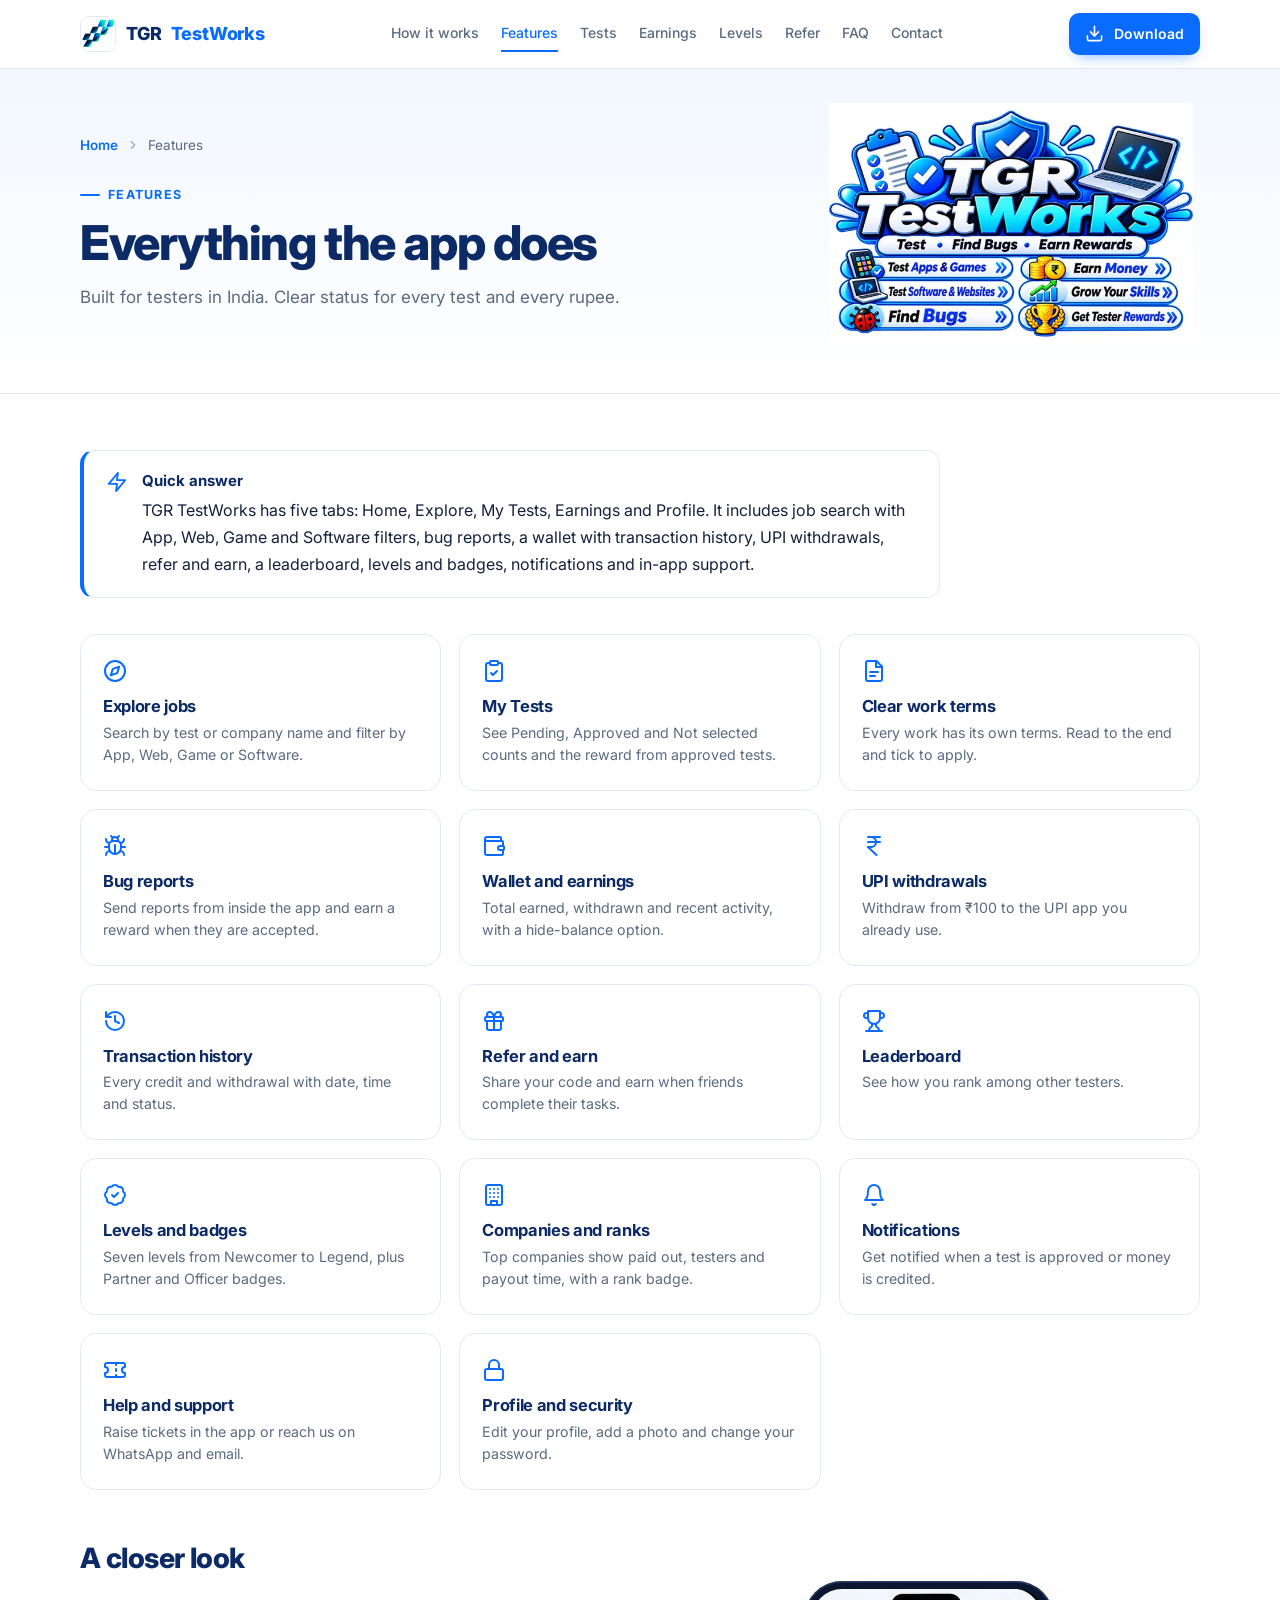
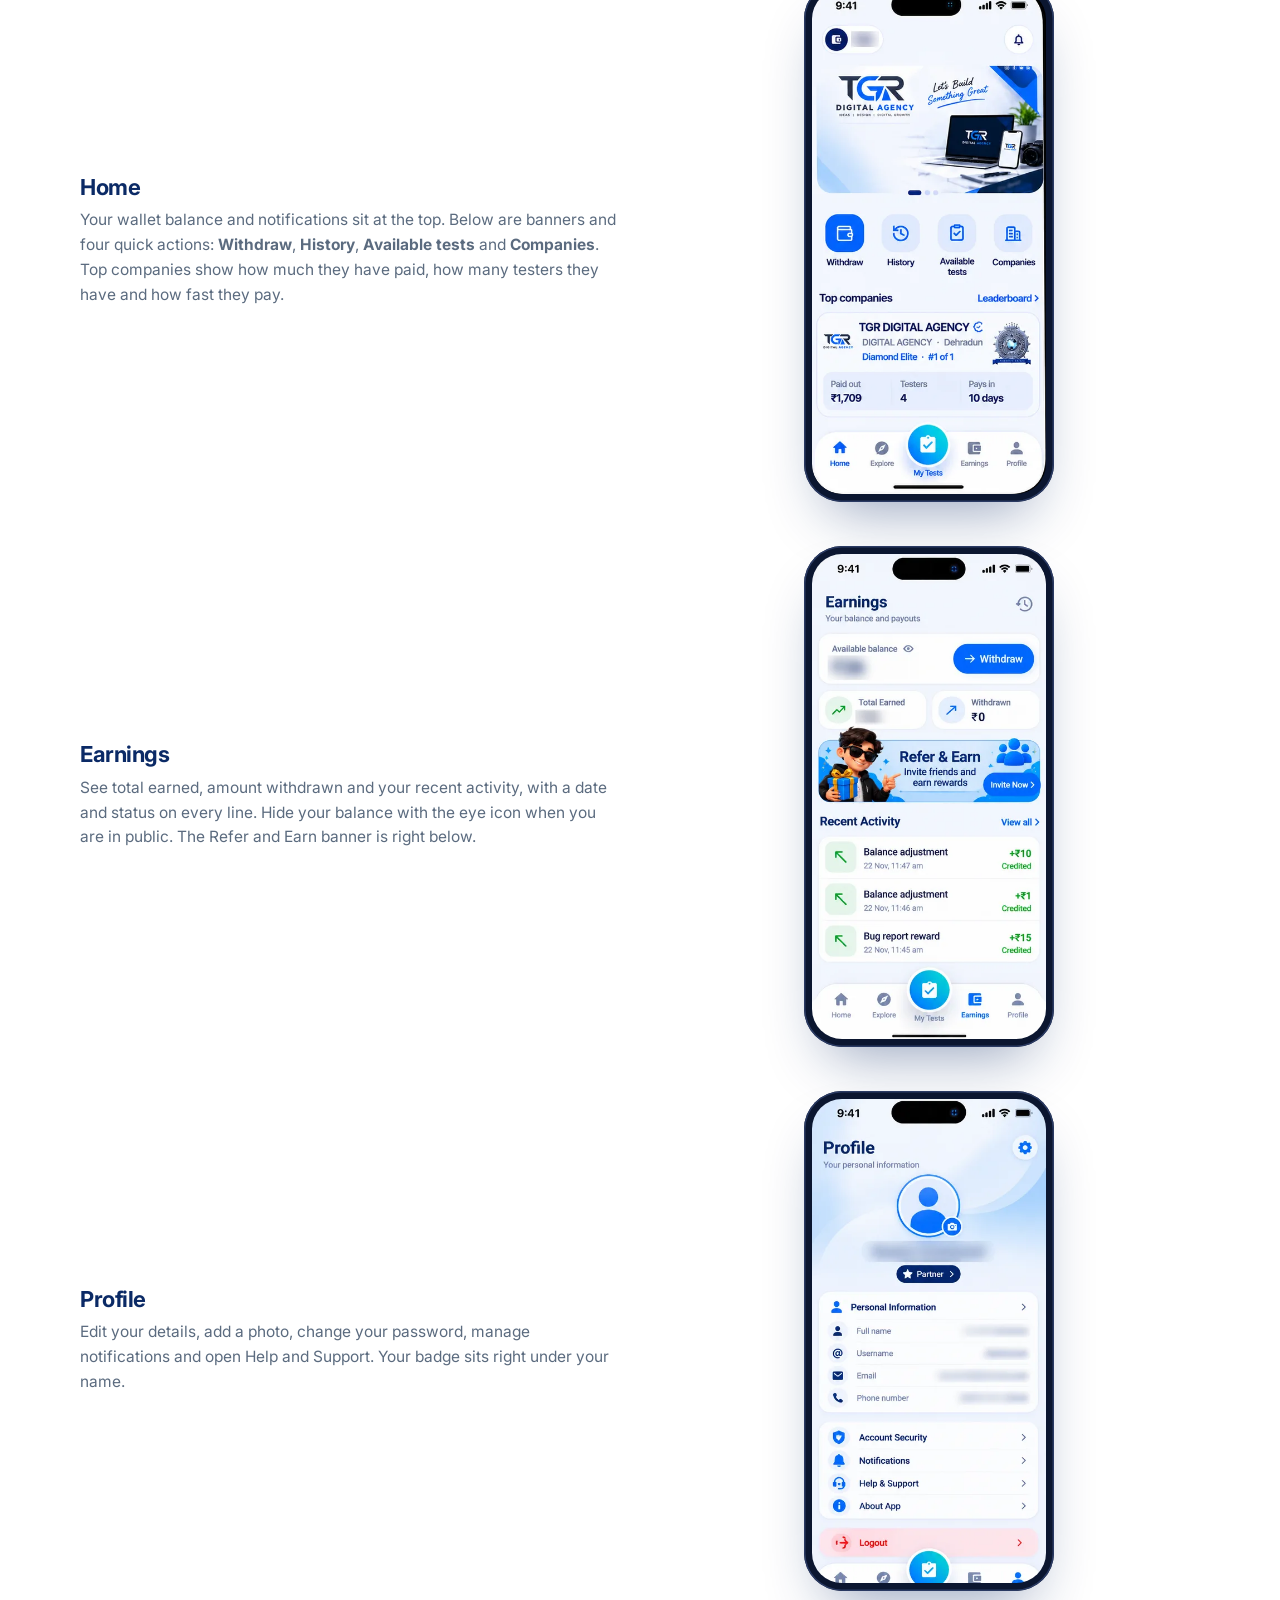
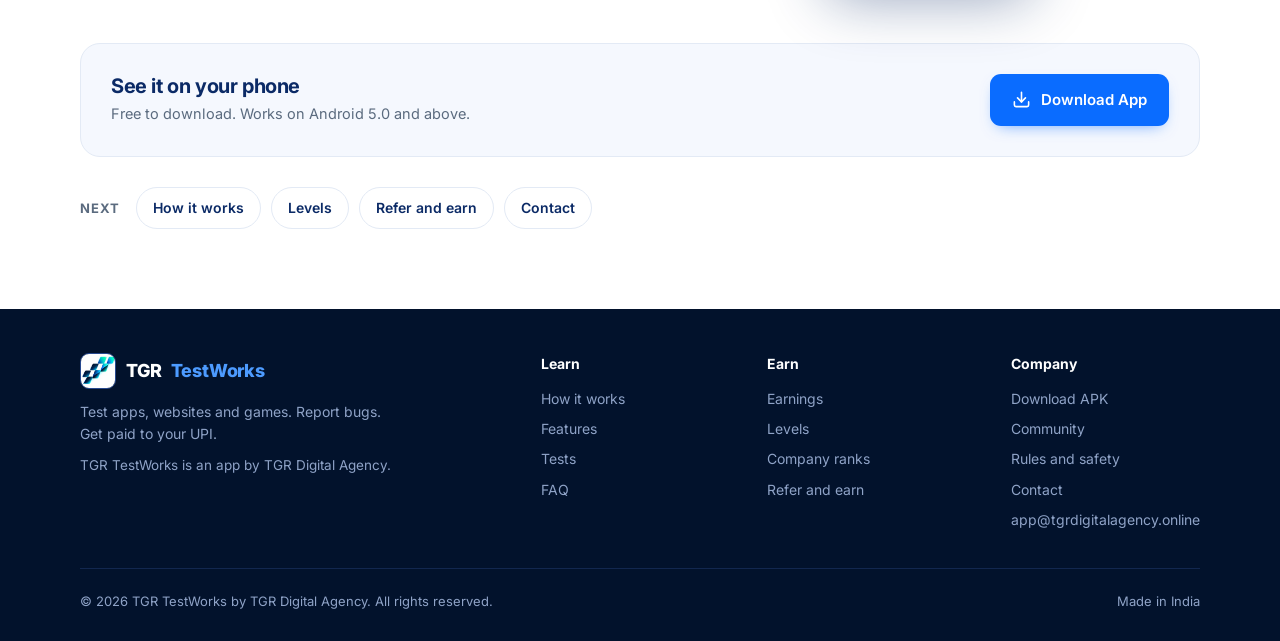
<file: features.html>
<!doctype html>
<html lang="en-IN">
<head>
<meta charset="utf-8">
<meta name="viewport" content="width=device-width, initial-scale=1">
<title>TGR TestWorks Features – Wallet, UPI Payout, Bug Reports</title>
<meta name="description" content="Explore TGR TestWorks features: job search, My Tests, bug reports, wallet, UPI withdrawals, referrals, leaderboard, badges and support in one Android app.">
<meta name="keywords" content="TGR TestWorks, TGR Digital Agency app, TGR Digital Agency earning app, TGR Digital Agency testing app, earning app features, app testing app features, UPI withdrawal app, wallet earning app, bug report rewards, refer and earn app, earning app leaderboard, levels and badges app, notifications earning app, transaction history wallet, job search explore app, hide balance wallet app, support tickets app, secure earning app, Android testing app India, earning app with wallet">
<meta name="robots" content="index,follow,max-image-preview:large,max-snippet:-1,max-video-preview:-1">
<meta name="googlebot" content="index,follow,max-image-preview:large,max-snippet:-1,max-video-preview:-1">
<meta name="author" content="TGR Digital Agency">
<meta name="publisher" content="TGR Digital Agency">
<meta name="application-name" content="TGR TestWorks">
<meta name="apple-mobile-web-app-title" content="TGR TestWorks">
<meta name="generator" content="Hand-built static site">
<meta name="theme-color" content="#0A6CFF">
<meta name="msapplication-TileColor" content="#0A6CFF">
<meta name="referrer" content="strict-origin-when-cross-origin">
<meta name="geo.region" content="IN">
<meta name="geo.placename" content="India">
<meta name="language" content="English">
<meta name="rating" content="general">
<link rel="canonical" href="https://tgrdigitalagency.online/features.html">
<link rel="alternate" hreflang="en-IN" href="https://tgrdigitalagency.online/features.html">
<link rel="alternate" hreflang="x-default" href="https://tgrdigitalagency.online/features.html">
<meta property="og:type" content="website">
<meta property="og:site_name" content="TGR TestWorks">
<meta property="og:locale" content="en_IN">
<meta property="og:title" content="TGR TestWorks Features – Wallet, UPI Payout, Bug Reports">
<meta property="og:description" content="Explore TGR TestWorks features: job search, My Tests, bug reports, wallet, UPI withdrawals, referrals, leaderboard, badges and support in one Android app.">
<meta property="og:url" content="https://tgrdigitalagency.online/features.html">
<meta property="og:image" content="https://tgrdigitalagency.online/assets/img/og-features.jpg">
<meta property="og:image:secure_url" content="https://tgrdigitalagency.online/assets/img/og-features.jpg">
<meta property="og:image:type" content="image/jpeg">
<meta property="og:image:width" content="1200">
<meta property="og:image:height" content="630">
<meta property="og:image:alt" content="TGR TestWorks app features overview">
<meta name="twitter:card" content="summary_large_image">
<meta name="twitter:title" content="TGR TestWorks Features – Wallet, UPI Payout, Bug Reports">
<meta name="twitter:description" content="Explore TGR TestWorks features: job search, My Tests, bug reports, wallet, UPI withdrawals, referrals, leaderboard, badges and support in one Android app.">
<meta name="twitter:image" content="https://tgrdigitalagency.online/assets/img/og-features.jpg">
<meta name="twitter:image:alt" content="TGR TestWorks app features overview">
<link rel="icon" href="/favicon.ico" sizes="any">
<link rel="icon" type="image/png" sizes="32x32" href="/favicon-32x32.png">
<link rel="icon" type="image/png" sizes="16x16" href="/favicon-16x16.png">
<link rel="apple-touch-icon" sizes="180x180" href="/apple-touch-icon.png">
<link rel="manifest" href="/site.webmanifest">
<link rel="sitemap" type="application/xml" title="Sitemap" href="sitemap.xml">
<link rel="alternate" type="text/plain" title="LLM site summary" href="llms.txt">
<link rel="preconnect" href="https://fonts.googleapis.com">
<link rel="preconnect" href="https://fonts.gstatic.com" crossorigin>
<link href="https://fonts.googleapis.com/css2?family=Inter:wght@400;500;600;700;800&amp;display=swap" rel="stylesheet">
<style>

:root{--blue:#0A6CFF;--blue-d:#0757D1;--navy:#0B2A66;--navy-d:#031A3D;--teal:#00E5C3;--ink:#14213D;--body:#5B6B7F;--hint:#9AA7B8;--line:#E3EAF5;--bg:#F5F8FE;--soft:#EAF2FF;--green:#12A150}
*{box-sizing:border-box;margin:0;padding:0}
[hidden]{display:none!important}
html{scroll-behavior:smooth;scroll-padding-top:80px}
body{font-family:'Inter',system-ui,-apple-system,'Segoe UI',Roboto,sans-serif;color:var(--ink);background:#fff;line-height:1.6;-webkit-font-smoothing:antialiased;font-size:16px}
img{max-width:100%;height:auto;display:block}
a{color:inherit;text-decoration:none}
button{font:inherit;cursor:pointer;border:0;background:none;color:inherit}
.wrap{max-width:1160px;margin:0 auto;padding:0 20px}
.ico{width:1em;height:1em;stroke:currentColor;fill:none;stroke-width:2;stroke-linecap:round;stroke-linejoin:round;flex:none}
section{padding:84px 0}
.eyebrow{display:inline-flex;align-items:center;gap:8px;font-size:12.5px;font-weight:700;letter-spacing:.1em;text-transform:uppercase;color:var(--blue)}
.eyebrow::before{content:"";width:20px;height:2px;background:currentColor;border-radius:2px}
h1,h2,h3{color:var(--navy);letter-spacing:-.02em;line-height:1.15}
h2{font-size:clamp(27px,3.6vw,38px);font-weight:800;margin:10px 0 12px}
.lead{color:var(--body);font-size:17px;max-width:640px}
.head{margin-bottom:40px;display:flex;justify-content:space-between;align-items:flex-end;gap:24px;flex-wrap:wrap}
.head.center{display:block;text-align:center}.head.center .lead{margin:0 auto}.head.center .eyebrow::before{display:none}
.more{display:inline-flex;align-items:center;gap:8px;font-weight:600;font-size:15px;color:var(--blue);white-space:nowrap}
.more .ico{transition:.2s}.more:hover .ico{transform:translateX(4px)}
.btn{display:inline-flex;align-items:center;gap:10px;font-weight:600;font-size:15px;padding:14px 22px;border-radius:11px;transition:.18s}
.btn .ico{font-size:19px}
.btn-primary{background:var(--blue);color:#fff;box-shadow:0 6px 16px -8px rgba(10,108,255,.7)}
.btn-primary:hover{background:var(--blue-d);transform:translateY(-1px)}
.btn-line{border:1.5px solid var(--line);color:var(--navy);background:#fff}
.btn-line:hover{border-color:var(--blue);color:var(--blue)}
.btn-white{background:#fff;color:var(--navy)}
.btn-wa{background:#1FA855;color:#fff}.btn-wa:hover{background:#188a45}

header{position:sticky;top:0;z-index:50;background:rgba(255,255,255,.96);backdrop-filter:blur(8px);border-bottom:1px solid var(--line)}
.nav{display:flex;align-items:center;justify-content:space-between;height:68px;gap:20px}
.brand{display:flex;align-items:center;gap:10px;font-weight:800;color:var(--navy);font-size:18px;letter-spacing:-.01em;white-space:nowrap}
.brand img{width:36px;height:36px;border-radius:9px;border:1px solid var(--line)}
.brand span{color:var(--blue)}
.links{display:flex;gap:22px;font-size:14px;font-weight:500;color:var(--body)}
.links a{padding:6px 0;border-bottom:2px solid transparent}
.links a:hover{color:var(--blue)}.links a.on{color:var(--blue);border-color:var(--blue)}
.nav .btn{padding:10px 16px;font-size:14px;border-radius:10px}
.burger{display:none;font-size:24px;color:var(--navy)}
@media(max-width:1020px){
  .links{position:absolute;top:68px;left:0;right:0;background:#fff;flex-direction:column;gap:0;padding:6px 20px 14px;border-bottom:1px solid var(--line);display:none}
  .links.open{display:flex}.links a{padding:12px 0;border-bottom:1px solid var(--line)}
  .burger{display:block}.nav .btn{display:none}
}

/* hero */
.hero{padding:60px 0 70px;background:linear-gradient(180deg,#F2F7FF,#fff);border-bottom:1px solid var(--line);overflow:hidden}
.hero-grid{display:grid;grid-template-columns:1.05fr .95fr;gap:40px;align-items:center}
.pill{display:inline-flex;align-items:center;gap:8px;background:#fff;border:1px solid var(--line);border-radius:99px;padding:6px 14px 6px 8px;font-size:13px;font-weight:600;color:var(--navy);margin-bottom:22px}
.pill i{display:grid;place-items:center;width:22px;height:22px;border-radius:50%;background:var(--green);color:#fff;font-size:12px}
.hero h1{font-size:clamp(35px,5.2vw,58px);font-weight:800;line-height:1.05;letter-spacing:-.035em}
.hero h1 em{font-style:normal;color:var(--blue)}
.hero p.lead{margin:20px 0 28px;font-size:18px}
.cta{display:flex;flex-wrap:wrap;gap:12px}
.meta{display:flex;flex-wrap:wrap;gap:8px 22px;margin-top:22px;font-size:13.5px;color:var(--body)}
.meta span{display:inline-flex;align-items:center;gap:7px}.meta .ico{color:var(--green);font-size:16px}
.hero-art{position:relative;height:560px}
.phone{position:absolute;width:250px;border-radius:38px;padding:8px;background:#0B1630;box-shadow:0 30px 60px -24px rgba(11,42,102,.45),0 0 0 1.5px #2A3A63 inset}
.phone img{border-radius:30px;width:100%;background:#fff}
.phone.a{left:6%;top:48px;transform:rotate(-4deg);z-index:1}
.phone.b{right:4%;top:0;z-index:2;transform:rotate(3deg)}
.float{position:absolute;z-index:3;background:#fff;border:1px solid var(--line);border-radius:14px;padding:10px 14px;display:flex;align-items:center;gap:10px;font-size:13px;box-shadow:0 14px 30px -14px rgba(11,42,102,.35)}
.float b{display:block;color:var(--navy);font-size:15px;line-height:1.2}.float small{color:var(--body);font-size:12px}
.float img{width:34px;height:34px;object-fit:contain}
.float .ic{width:36px;height:36px;border-radius:10px;display:grid;place-items:center;font-size:19px;background:#E5F7EC;color:var(--green)}
.float.f1{left:-2%;bottom:70px}.float.f2{right:-1%;bottom:20px}
@media(max-width:940px){.hero-grid{grid-template-columns:1fr}.hero-art{height:520px;max-width:520px;margin:10px auto 0;width:100%}}
@media(max-width:480px){.phone{width:200px}.hero-art{height:430px}.float{display:none}}

.stats-grid{display:grid;grid-template-columns:repeat(4,1fr);border-bottom:1px solid var(--line)}
.stat{padding:28px 20px;display:flex;gap:14px;align-items:center;border-right:1px solid var(--line)}
.stat:last-child{border-right:0}
.stat .ic{width:46px;height:46px;border-radius:12px;background:var(--soft);color:var(--blue);display:grid;place-items:center;font-size:23px;flex:none}
.stat b{display:block;font-size:26px;color:var(--navy);font-weight:800;line-height:1.1;letter-spacing:-.02em}
.stat>div>span{font-size:13.5px;color:var(--body)}
@media(max-width:860px){.stats-grid{grid-template-columns:1fr 1fr}.stat:nth-child(2){border-right:0}.stat:nth-child(-n+2){border-bottom:1px solid var(--line)}}
@media(max-width:420px){.stat{padding:20px 12px;gap:10px}.stat b{font-size:22px}.stat .ic{width:38px;height:38px;font-size:19px}}

.bg-soft{background:var(--bg);border-top:1px solid var(--line);border-bottom:1px solid var(--line)}

/* compact how */
.mini-steps{display:grid;grid-template-columns:repeat(4,1fr);border:1px solid var(--line);border-radius:18px;overflow:hidden;background:#fff}
.ms{padding:26px 24px;border-right:1px solid var(--line);position:relative}
.ms:last-child{border-right:0}
.ms .n{font-size:13px;font-weight:700;color:var(--blue);letter-spacing:.08em}
.ms .ico{font-size:26px;color:var(--navy);margin:14px 0 12px;display:block}
.ms h3{font-size:17px;margin-bottom:5px}.ms p{font-size:14px;color:var(--body);line-height:1.5}
@media(max-width:900px){.mini-steps{grid-template-columns:1fr 1fr}.ms:nth-child(2){border-right:0}.ms:nth-child(-n+2){border-bottom:1px solid var(--line)}}
@media(max-width:520px){.mini-steps{grid-template-columns:1fr}.ms{border-right:0!important;border-bottom:1px solid var(--line)}.ms:last-child{border-bottom:0}}

/* compact features */
.feat-split{display:grid;grid-template-columns:.8fr 1.2fr;gap:36px;align-items:center}
.feat-art{background:#fff;border:1px solid var(--line);border-radius:20px;padding:12px;overflow:hidden}
.feat-art img{border-radius:12px;width:100%}
.flist{display:grid;grid-template-columns:1fr 1fr;gap:6px 28px}
.fi{display:flex;gap:14px;padding:16px 0;border-bottom:1px solid var(--line)}
.fi .ico{font-size:22px;color:var(--blue);margin-top:3px}
.fi b{display:block;color:var(--navy);font-size:15.5px;line-height:1.3}.fi span{font-size:13.8px;color:var(--body);line-height:1.5;display:block;margin-top:2px}
@media(max-width:940px){.feat-split{grid-template-columns:1fr}.flist{grid-template-columns:1fr}}

/* slider */
.slider-wrap{position:relative}
.slider{overflow-x:auto;scrollbar-width:none;-ms-overflow-style:none;cursor:grab;user-select:none;-webkit-user-select:none;-webkit-mask-image:linear-gradient(90deg,transparent,#000 5%,#000 95%,transparent);mask-image:linear-gradient(90deg,transparent,#000 5%,#000 95%,transparent);padding:8px 0}
.slider::-webkit-scrollbar{display:none}
.slider.drag{cursor:grabbing}
.strack{display:flex;gap:28px;width:max-content;padding:0 14px}
.slide{width:230px;flex:none;text-align:center}
.slide .phone{position:relative;width:100%;transform:none}
.slide img{-webkit-user-drag:none;pointer-events:none}
.slide h3{font-size:16px;margin:18px 0 2px}.slide p{font-size:13.5px;color:var(--body)}
.arrows{display:flex;gap:10px;justify-content:center;margin-top:26px}
.arrow{width:46px;height:46px;border-radius:50%;border:1.5px solid var(--line);background:#fff;display:grid;place-items:center;font-size:20px;color:var(--navy);transition:.2s}
.arrow:hover{border-color:var(--blue);color:var(--blue)}

/* test cards */
.chips{display:flex;gap:8px;flex-wrap:wrap;margin-bottom:22px}
.chip{display:inline-flex;align-items:center;gap:8px;padding:9px 16px;border-radius:99px;border:1.5px solid var(--line);background:#fff;font-size:14px;font-weight:600;color:var(--navy)}
.chip .ico{font-size:16px}.chip.on{background:var(--navy);border-color:var(--navy);color:#fff}
.list{display:grid;grid-template-columns:repeat(3,1fr);gap:18px}
.job{background:#fff;border:1px solid var(--line);border-radius:16px;overflow:hidden;display:flex;flex-direction:column}
.job-top{display:flex;gap:14px;padding:20px 20px 14px;align-items:flex-start}
.job-logo{width:50px;height:50px;border-radius:13px;display:grid;place-items:center;font-size:25px;flex:none;color:#fff}
.job h3{font-size:16px}.job .co{font-size:13px;color:var(--body);margin-top:2px}
.tags{display:flex;gap:7px;flex-wrap:wrap;padding:0 20px 18px}
.tag{display:inline-flex;align-items:center;gap:6px;font-size:12.5px;font-weight:600;padding:5px 10px;border-radius:99px}
.tag .ico{font-size:13px}
.t-plat{background:var(--soft);color:var(--blue)}.t-kind{background:#F1EAFE;color:#6D3BD2}.t-pay{background:#E5F7EC;color:#0E7D3D}
.job-foot{margin-top:auto;border-top:1px solid var(--line);padding:12px 20px;display:flex;justify-content:space-between;align-items:center;font-size:13px;color:var(--body)}
.job-foot b{color:var(--blue);font-weight:600;display:inline-flex;align-items:center;gap:4px}
.job.live{border-color:#BFE5CF}.job.live .job-foot{background:#F0FAF4;color:#0E7D3D;font-weight:600}
.note{margin-top:20px;font-size:13.5px;color:var(--body);display:flex;gap:8px;align-items:flex-start}
.note .ico{margin-top:3px;color:var(--blue)}
@media(max-width:940px){.list{grid-template-columns:1fr 1fr}}@media(max-width:560px){.list{grid-template-columns:1fr}}

/* dark */
.dark{background:var(--navy-d);color:#C9D6EE}
.dark h2,.dark h3{color:#fff}.dark .lead{color:#A9BAD8}.dark .eyebrow{color:var(--teal)}
.dark .more{color:#7FB2FF}
.earn{display:grid;grid-template-columns:1fr 1fr;gap:56px;align-items:center}
.flow{display:grid;margin-top:26px}
.flow div{display:flex;gap:16px;padding-bottom:20px;position:relative}
.flow div:not(:last-child)::before{content:"";position:absolute;left:19px;top:42px;bottom:2px;width:2px;background:#1E3A73}
.flow i{width:40px;height:40px;border-radius:50%;background:#0F2C63;border:1.5px solid #27498F;color:var(--teal);display:grid;place-items:center;font-size:18px;flex:none;font-style:normal}
.flow b{display:block;color:#fff;font-size:16px;margin-bottom:2px}.flow span{font-size:14px;color:#A9BAD8}
.panel{background:#0B2557;border:1px solid #1B3A78;border-radius:20px;padding:26px}
.rule{display:flex;align-items:center;gap:16px;padding-bottom:20px;border-bottom:1px solid #1B3A78;margin-bottom:20px}
.rule .rico{width:54px;height:54px;border-radius:14px;background:var(--blue);display:grid;place-items:center;font-size:27px;color:#fff}
.rule small{color:#9FB3D6;font-size:13px}.rule b{display:block;font-size:34px;color:#fff;letter-spacing:-.02em;line-height:1.1}
.upi-title{font-size:12.5px;color:#9FB3D6;margin-bottom:12px;font-weight:700;letter-spacing:.08em;text-transform:uppercase}
.upilogos{display:grid;grid-template-columns:repeat(4,1fr);gap:10px;margin-bottom:12px}
.upilogos div{background:#fff;border-radius:14px;padding:12px 6px 10px;text-align:center;font-size:12px;font-weight:600;color:var(--navy)}
.upilogos img{width:44px;height:44px;border-radius:11px;margin:0 auto 6px}
.upis{display:flex;flex-wrap:wrap;gap:8px}
.upis span{padding:7px 13px;border-radius:10px;background:#0F2C63;border:1px solid #234583;color:#fff;font-size:13px;font-weight:500}
@media(max-width:900px){.earn{grid-template-columns:1fr;gap:36px}}

/* badge strips */
.bstrip{display:grid;grid-template-columns:repeat(7,1fr);gap:14px}
.bcard{text-align:center;background:#fff;border:1px solid var(--line);border-radius:16px;padding:22px 8px 16px}
.bcard img{width:76px;height:76px;object-fit:contain;margin:0 auto 10px}
.bcard b{display:block;font-size:14.5px;color:var(--navy)}.bcard small{font-size:12px;color:var(--body)}
@media(max-width:1000px){.bstrip{grid-template-columns:repeat(4,1fr)}}@media(max-width:560px){.bstrip{grid-template-columns:repeat(2,1fr)}}
.rstrip{display:grid;grid-template-columns:repeat(10,1fr);gap:10px}
.rcard{text-align:center}
.rcard img{width:100%;max-width:110px;margin:0 auto 6px}
.rcard b{display:block;font-size:12.5px;color:var(--navy);line-height:1.25}
@media(max-width:1000px){.rstrip{grid-template-columns:repeat(5,1fr)}}@media(max-width:520px){.rstrip{grid-template-columns:repeat(2,1fr)}}

/* refer */
.refer{background:var(--blue);border-radius:24px;color:#fff;display:grid;grid-template-columns:1.1fr .9fr;gap:30px;align-items:center;overflow:hidden;position:relative}
.refer .txt{padding:48px 0 48px 48px}
.refer h2{color:#fff;margin-top:12px}.refer .eyebrow{color:#fff}
.refer p{color:#D6E5FF;margin-bottom:24px;max-width:480px}
.refer .art{padding:20px 28px 20px 0}
.refer .art img{border-radius:16px;box-shadow:0 20px 40px -20px rgba(0,0,0,.4)}
@media(max-width:860px){.refer{grid-template-columns:1fr}.refer .txt{padding:32px 24px 8px}.refer .art{padding:8px 24px 28px}}

/* community */
.comm{display:grid;grid-template-columns:.9fr 1.1fr;gap:56px;align-items:center}
.big{background:#fff;border:1px solid var(--line);border-radius:24px;padding:40px;text-align:center}
.big .num{font-size:clamp(64px,10vw,96px);font-weight:800;color:var(--blue);letter-spacing:-.05em;line-height:1}
.big p{color:var(--navy);font-weight:600;font-size:18px;margin-top:6px}
.big small{color:var(--body);font-size:14px;display:block;margin-top:4px}
.pts{display:grid;gap:18px}
.pt{display:flex;gap:16px}
.pt .ic{width:44px;height:44px;border-radius:11px;background:var(--soft);color:var(--blue);display:grid;place-items:center;font-size:22px;flex:none}
.pt b{display:block;color:var(--navy);font-size:16.5px}.pt span{font-size:14.5px;color:var(--body)}
@media(max-width:900px){.comm{grid-template-columns:1fr;gap:32px}}

/* cards generic */
.grid3{display:grid;grid-template-columns:repeat(3,1fr);gap:18px}
.grid2{display:grid;grid-template-columns:repeat(2,1fr);gap:18px}
@media(max-width:900px){.grid3{grid-template-columns:1fr 1fr}}@media(max-width:600px){.grid3,.grid2{grid-template-columns:1fr}}
.card{background:#fff;border:1px solid var(--line);border-radius:16px;padding:24px 22px}
.card .ico{font-size:24px;color:var(--blue);margin-bottom:14px;display:block}
.card h3{font-size:16.5px;margin-bottom:6px}.card p{font-size:14.2px;color:var(--body);line-height:1.55}

/* faq */
.faq{max-width:780px;margin:0 auto;display:grid;gap:10px}
.faq details{background:#fff;border:1px solid var(--line);border-radius:14px;padding:0 22px}
.faq summary{list-style:none;cursor:pointer;display:flex;justify-content:space-between;align-items:center;gap:16px;padding:18px 0;font-weight:600;color:var(--navy);font-size:16px}
.faq summary::-webkit-details-marker{display:none}
.faq summary .ico{transition:.2s;color:var(--blue);font-size:20px}
.faq details[open] summary .ico{transform:rotate(180deg)}.faq details[open]{border-color:#BBD3FA}
.faq p{padding:0 0 20px;color:var(--body);font-size:15px}

.final{background:var(--navy-d);color:#fff;text-align:center;padding:84px 0}
.final img{width:74px;height:74px;border-radius:18px;margin:0 auto 22px;border:1px solid #27498F}
.final h2{color:#fff;font-size:clamp(28px,4.4vw,44px);margin-top:0}
.final p{color:#A9BAD8;max-width:520px;margin:0 auto 28px}
.final .cta{justify-content:center}
footer{background:#02122C;color:#8FA3C7;padding:44px 0 30px;font-size:14px}
.fgrid{display:flex;justify-content:space-between;gap:32px;flex-wrap:wrap;padding-bottom:28px;border-bottom:1px solid #12274F}
footer .brand{color:#fff}footer .brand img{border-color:#27498F}
footer p{max-width:320px;margin-top:12px;line-height:1.55}
footer .col b{display:block;color:#fff;font-size:14px;margin-bottom:12px}
footer .col a{display:block;margin-bottom:8px}footer .col a:hover{color:#fff}
.copy{padding-top:22px;display:flex;justify-content:space-between;flex-wrap:wrap;gap:8px;font-size:13px}

.sticky{display:none}
@media(max-width:700px){
  section{padding:60px 0}
  .sticky{display:flex;position:fixed;left:12px;right:12px;bottom:12px;z-index:60;transform:translateY(120%);transition:.3s}
  .sticky.show{transform:none}
  .sticky .btn{width:100%;justify-content:center;box-shadow:0 12px 30px -8px rgba(10,108,255,.7)}
  footer{padding-bottom:90px}
}
.reveal{opacity:0;transform:translateY(16px);transition:.6s ease}.reveal.in{opacity:1;transform:none}

/* ===== detail pages ===== */
.page:not([hidden]){animation:pg .35s ease}
@keyframes pg{from{opacity:0;transform:translateY(8px)}to{opacity:1;transform:none}}
.phead{background:linear-gradient(180deg,#F2F7FF,#fff);border-bottom:1px solid var(--line);padding:34px 0 50px}
.crumb{display:flex;align-items:center;gap:8px;font-size:13.5px;color:var(--body);margin-bottom:22px}
.crumb a{color:var(--blue);font-weight:600}.crumb .ico{font-size:14px;color:var(--hint)}
.phead-grid{display:grid;grid-template-columns:1.3fr .7fr;gap:40px;align-items:center}
.phead h1{font-size:clamp(32px,4.6vw,48px);font-weight:800;letter-spacing:-.03em;margin:10px 0 14px}
.phead .art img{max-height:240px;margin-left:auto;object-fit:contain}
.phead.nophoto .phead-grid{grid-template-columns:1fr}
@media(max-width:800px){.phead-grid{grid-template-columns:1fr}.phead .art{display:none}}
.pbody{padding:56px 20px 20px}
.pbody section,.blk{padding:0 0 52px}
.blk h2{font-size:clamp(22px,2.8vw,28px);margin:0 0 6px}
.blk>.lead{font-size:15.5px;margin-bottom:24px}
.blk>h2+.grid3,.blk>h2+.grid2,.blk>h2+.rows{margin-top:22px}
.rows{display:grid;gap:0;border:1px solid var(--line);border-radius:16px;overflow:hidden;background:#fff}
.row{display:grid;grid-template-columns:56px 1fr;gap:18px;padding:22px 24px;border-bottom:1px solid var(--line)}
.row:last-child{border-bottom:0}
.row .num{width:40px;height:40px;border-radius:50%;background:var(--blue);color:#fff;font-weight:700;display:grid;place-items:center;font-size:15px}
.row h3{font-size:17px;margin-bottom:4px}.row p,.row li{font-size:14.5px;color:var(--body)}
.row ul{padding-left:18px;margin-top:6px}
.split{display:grid;grid-template-columns:1fr 1fr;gap:36px;align-items:center}
.split.rev>:first-child{order:2}
.split .shot-img{display:flex;justify-content:center}
.split .phone{position:relative;transform:none;width:250px}
@media(max-width:800px){.split{grid-template-columns:1fr}.split.rev>:first-child{order:0}}
.ticks{list-style:none;display:grid;gap:10px;margin-top:12px}
.ticks li{display:flex;gap:10px;font-size:15px;color:var(--ink)}
.ticks .ico{color:var(--green);margin-top:5px;flex:none}
.callout{display:flex;gap:14px;background:var(--soft);border:1px solid #CFE0FB;border-radius:14px;padding:16px 18px;font-size:14.5px;color:var(--navy)}
.callout .ico{font-size:22px;color:var(--blue);margin-top:2px}
.pcta{background:var(--bg);border:1px solid var(--line);border-radius:20px;padding:30px;display:flex;justify-content:space-between;align-items:center;gap:20px;flex-wrap:wrap;margin-bottom:30px}
.pcta h3{font-size:20px}.pcta p{color:var(--body);font-size:14.5px;margin-top:4px}
.related{display:flex;flex-wrap:wrap;gap:10px;margin-bottom:60px;align-items:center}
.related b{font-size:13px;color:var(--body);margin-right:6px;text-transform:uppercase;letter-spacing:.08em}
.related a{padding:9px 16px;border:1.5px solid var(--line);border-radius:99px;font-size:14px;font-weight:600;color:var(--navy);background:#fff}
.related a:hover{border-color:var(--blue);color:var(--blue)}
.bigbadges{display:grid;grid-template-columns:repeat(3,1fr);gap:18px}
.bb{background:#fff;border:1px solid var(--line);border-radius:18px;padding:26px 22px;display:flex;gap:18px;align-items:center}
.bb img{width:92px;height:92px;object-fit:contain;flex:none}
.bb b{display:block;font-size:17px;color:var(--navy)}.bb small{display:block;color:var(--blue);font-weight:600;font-size:13px;margin:2px 0 4px}.bb p{font-size:13.5px;color:var(--body);line-height:1.5}
@media(max-width:900px){.bigbadges{grid-template-columns:1fr 1fr}}@media(max-width:600px){.bigbadges{grid-template-columns:1fr}}
.rank-list{display:grid;gap:14px}
.rk{display:grid;grid-template-columns:110px 1fr;gap:22px;align-items:center;background:#fff;border:1px solid var(--line);border-radius:18px;padding:18px 24px}
.rk img{width:100px;margin:0 auto}
.rk b{font-size:18px;color:var(--navy);display:block}.rk small{font-size:13px;font-weight:600;display:block;margin:1px 0 5px}.rk p{font-size:14.5px;color:var(--body)}
@media(max-width:560px){.rk{grid-template-columns:80px 1fr;gap:14px;padding:14px}.rk img{width:76px}}
.contact-grid{display:grid;grid-template-columns:repeat(3,1fr);gap:18px}
@media(max-width:800px){.contact-grid{grid-template-columns:1fr}}
.cc{background:#fff;border:1px solid var(--line);border-radius:18px;padding:26px;display:flex;flex-direction:column;gap:6px}
.cc .ico{font-size:28px;color:var(--blue);margin-bottom:10px}
.cc b{font-size:17px;color:var(--navy)}.cc span{font-size:14.5px;color:var(--body);word-break:break-word}.cc .btn{margin-top:14px;align-self:flex-start;padding:11px 18px;font-size:14px}
.statbox{display:grid;grid-template-columns:repeat(3,1fr);gap:18px}
@media(max-width:700px){.statbox{grid-template-columns:1fr}}
.sb{background:#fff;border:1px solid var(--line);border-radius:18px;padding:28px;text-align:center}
.sb b{display:block;font-size:44px;font-weight:800;color:var(--blue);letter-spacing:-.03em;line-height:1.1}.sb span{color:var(--navy);font-weight:600;font-size:15px}
@media(prefers-reduced-motion:reduce){.reveal{opacity:1;transform:none;transition:none}html{scroll-behavior:auto}.page:not([hidden]){animation:none}}

/* ===== multi-page additions ===== */
.skip{position:absolute;left:-9999px;top:8px;background:#fff;color:var(--navy);padding:10px 16px;border-radius:10px;z-index:200;font-weight:700;box-shadow:0 8px 24px rgba(0,0,0,.2)}
.skip:focus{left:12px}
:focus-visible{outline:3px solid var(--blue);outline-offset:2px;border-radius:6px}
.links a.on{color:var(--blue)}
.quick{display:flex;gap:14px;align-items:flex-start;background:#fff;border:1px solid var(--line);border-left:4px solid var(--blue);border-radius:14px;padding:18px 22px;margin:0 0 36px;max-width:860px}
.quick .ico{font-size:22px;color:var(--blue);flex:none;margin-top:2px}
.quick b{display:block;color:var(--navy);font-size:15px;margin-bottom:4px}
.quick p{color:var(--ink);font-size:16px;line-height:1.7;margin:0}
.bg-soft .quick{max-width:none;margin-bottom:28px}
.facts{display:grid;grid-template-columns:repeat(4,1fr);gap:1px;background:var(--line);border:1px solid var(--line);border-radius:16px;overflow:hidden;margin:0}
.facts>div{background:#fff;padding:16px 20px}
.facts dt{font-size:13.5px;color:var(--body)}
.facts dd{font-weight:700;color:var(--navy);margin:2px 0 0;font-size:16px}
.phead .art .phone{width:210px;margin-left:auto}
.phead .art .phone img{max-height:250px;height:250px;width:100%;margin:0;box-shadow:none;object-fit:cover;object-position:top}
.totop{position:fixed;right:16px;bottom:16px;width:44px;height:44px;border-radius:50%;border:0;background:var(--navy);color:#fff;display:grid;place-items:center;cursor:pointer;opacity:0;pointer-events:none;transition:.25s;z-index:55;box-shadow:0 8px 22px -6px rgba(11,42,102,.6)}
.totop.show{opacity:1;pointer-events:auto}
.totop .ico{width:20px;height:20px}
@media(max-width:760px){.totop{bottom:76px}}
@media(max-width:900px){.facts{grid-template-columns:repeat(2,1fr)}}
.facts.c3{grid-template-columns:repeat(3,1fr)}
@media(max-width:900px){.facts.c3{grid-template-columns:repeat(2,1fr)}}
body[data-nosticky] .sticky{display:none!important}

</style>
<noscript><style>.reveal{opacity:1!important;transform:none!important}</style></noscript>
<script type="application/ld+json">{"@context":"https://schema.org","@graph":[{"@type":"Organization","@id":"https://tgrdigitalagency.online/#organization","name":"TGR Digital Agency","url":"https://tgrdigitalagency.online/","logo":{"@type":"ImageObject","url":"https://tgrdigitalagency.online/assets/img/logo-512.png","width":512,"height":512},"email":"app@tgrdigitalagency.online","telephone":"+918941801033","contactPoint":[{"@type":"ContactPoint","contactType":"customer support","telephone":"+918941801033","email":"app@tgrdigitalagency.online","areaServed":"IN","availableLanguage":["English","Hindi"]}]},{"@type":"WebSite","@id":"https://tgrdigitalagency.online/#website","url":"https://tgrdigitalagency.online/","name":"TGR TestWorks","description":"Free Android app by TGR Digital Agency to test apps, websites and games, report bugs and earn rewards withdrawable to UPI.","publisher":{"@id":"https://tgrdigitalagency.online/#organization"},"inLanguage":"en-IN"},{"@type":"WebPage","@id":"https://tgrdigitalagency.online/features.html#webpage","url":"https://tgrdigitalagency.online/features.html","name":"TGR TestWorks Features – Wallet, UPI Payout, Bug Reports","description":"Explore TGR TestWorks features: job search, My Tests, bug reports, wallet, UPI withdrawals, referrals, leaderboard, badges and support in one Android app.","inLanguage":"en-IN","isPartOf":{"@id":"https://tgrdigitalagency.online/#website"},"about":{"@id":"https://tgrdigitalagency.online/#app"},"publisher":{"@id":"https://tgrdigitalagency.online/#organization"},"primaryImageOfPage":{"@type":"ImageObject","url":"https://tgrdigitalagency.online/assets/img/og-features.jpg","width":1200,"height":630},"datePublished":"2026-11-22","dateModified":"2026-11-22","keywords":"TGR TestWorks, TGR Digital Agency app, TGR Digital Agency earning app, TGR Digital Agency testing app, earning app features, app testing app features, UPI withdrawal app, wallet earning app, bug report rewards, refer and earn app, earning app leaderboard, levels and badges app, notifications earning app, transaction history wallet, job search explore app, hide balance wallet app, support tickets app, secure earning app, Android testing app India, earning app with wallet","speakable":{"@type":"SpeakableSpecification","cssSelector":[".quick p","h1"]},"breadcrumb":{"@id":"https://tgrdigitalagency.online/features.html#breadcrumb"}},{"@type":"BreadcrumbList","@id":"https://tgrdigitalagency.online/features.html#breadcrumb","itemListElement":[{"@type":"ListItem","position":1,"name":"Home","item":"https://tgrdigitalagency.online/"},{"@type":"ListItem","position":2,"name":"Features","item":"https://tgrdigitalagency.online/features.html"}]}]}</script>
</head>
<body>
<a class="skip" href="#content">Skip to content</a>
<svg width="0" height="0" style="position:absolute" aria-hidden="true">
 <symbol id="i-download" viewBox="0 0 24 24"><path d="M21 15v4a2 2 0 0 1-2 2H5a2 2 0 0 1-2-2v-4"/><polyline points="7 10 12 15 17 10"/><line x1="12" y1="15" x2="12" y2="3"/></symbol>
 <symbol id="i-shield" viewBox="0 0 24 24"><path d="M12 22s8-4 8-10V5l-8-3-8 3v7c0 6 8 10 8 10z"/><path d="m9 12 2 2 4-4"/></symbol>
 <symbol id="i-wallet" viewBox="0 0 24 24"><path d="M19 7V4a1 1 0 0 0-1-1H5a2 2 0 0 0 0 4h15a1 1 0 0 1 1 1v4h-3a2 2 0 0 0 0 4h3a1 1 0 0 0 1-1v-2a1 1 0 0 0-1-1"/><path d="M3 5v14a2 2 0 0 0 2 2h15a1 1 0 0 0 1-1v-4"/></symbol>
 <symbol id="i-bug" viewBox="0 0 24 24"><path d="m8 2 1.88 1.88"/><path d="M14.12 3.88 16 2"/><path d="M9 7.13v-1a3.003 3.003 0 1 1 6 0v1"/><path d="M12 20c-3.3 0-6-2.7-6-6v-3a4 4 0 0 1 4-4h4a4 4 0 0 1 4 4v3c0 3.3-2.7 6-6 6"/><path d="M12 20v-9"/><path d="M6.53 9C4.6 8.8 3 7.1 3 5"/><path d="M6 13H2"/><path d="M3 21c0-2.1 1.7-3.9 3.8-4"/><path d="M20.97 5c0 2.1-1.6 3.8-3.5 4"/><path d="M22 13h-4"/><path d="M17.2 17c2.1.1 3.8 1.9 3.8 4"/></symbol>
 <symbol id="i-compass" viewBox="0 0 24 24"><circle cx="12" cy="12" r="10"/><polygon points="16.24 7.76 14.12 14.12 7.76 16.24 9.88 9.88 16.24 7.76"/></symbol>
 <symbol id="i-users" viewBox="0 0 24 24"><path d="M16 21v-2a4 4 0 0 0-4-4H6a4 4 0 0 0-4 4v2"/><circle cx="9" cy="7" r="4"/><path d="M22 21v-2a4 4 0 0 0-3-3.87"/><path d="M16 3.13a4 4 0 0 1 0 7.75"/></symbol>
 <symbol id="i-gift" viewBox="0 0 24 24"><rect x="3" y="8" width="18" height="4" rx="1"/><path d="M12 8v13"/><path d="M19 12v7a2 2 0 0 1-2 2H7a2 2 0 0 1-2-2v-7"/><path d="M7.5 8a2.5 2.5 0 0 1 0-5A4.8 8 0 0 1 12 8a4.8 8 0 0 1 4.5-5 2.5 2.5 0 0 1 0 5"/></symbol>
 <symbol id="i-trophy" viewBox="0 0 24 24"><path d="M6 9H4.5a2.5 2.5 0 0 1 0-5H6"/><path d="M18 9h1.5a2.5 2.5 0 0 0 0-5H18"/><path d="M4 22h16"/><path d="M10 14.66V17c0 .55-.47.98-.97 1.21C7.85 18.75 7 20.24 7 22"/><path d="M14 14.66V17c0 .55.47.98.97 1.21C16.15 18.75 17 20.24 17 22"/><path d="M18 2H6v7a6 6 0 0 0 12 0V2Z"/></symbol>
 <symbol id="i-bell" viewBox="0 0 24 24"><path d="M6 8a6 6 0 0 1 12 0c0 7 3 9 3 9H3s3-2 3-9"/><path d="M10.3 21a1.94 1.94 0 0 0 3.4 0"/></symbol>
 <symbol id="i-phone" viewBox="0 0 24 24"><rect x="5" y="2" width="14" height="20" rx="2"/><path d="M12 18h.01"/></symbol>
 <symbol id="i-globe" viewBox="0 0 24 24"><circle cx="12" cy="12" r="10"/><path d="M2 12h20"/><path d="M12 2a15.3 15.3 0 0 1 4 10 15.3 15.3 0 0 1-4 10 15.3 15.3 0 0 1-4-10 15.3 15.3 0 0 1 4-10z"/></symbol>
 <symbol id="i-gamepad" viewBox="0 0 24 24"><line x1="6" x2="10" y1="12" y2="12"/><line x1="8" x2="8" y1="10" y2="14"/><line x1="15" x2="15.01" y1="13" y2="13"/><line x1="18" x2="18.01" y1="11" y2="11"/><rect width="20" height="12" x="2" y="6" rx="2"/></symbol>
 <symbol id="i-monitor" viewBox="0 0 24 24"><rect width="20" height="14" x="2" y="3" rx="2"/><line x1="8" x2="16" y1="21" y2="21"/><line x1="12" x2="12" y1="17" y2="21"/></symbol>
 <symbol id="i-check" viewBox="0 0 24 24"><path d="M20 6 9 17l-5-5"/></symbol>
 <symbol id="i-lock" viewBox="0 0 24 24"><rect width="18" height="11" x="3" y="11" rx="2"/><path d="M7 11V7a5 5 0 0 1 10 0v4"/></symbol>
 <symbol id="i-zap" viewBox="0 0 24 24"><path d="M13 2 3 14h9l-1 8 10-12h-9l1-8z"/></symbol>
 <symbol id="i-clock" viewBox="0 0 24 24"><circle cx="12" cy="12" r="10"/><polyline points="12 6 12 12 16 14"/></symbol>
 <symbol id="i-support" viewBox="0 0 24 24"><circle cx="12" cy="12" r="10"/><circle cx="12" cy="12" r="4"/><path d="m4.93 4.93 4.24 4.24"/><path d="m14.83 9.17 4.24-4.24"/><path d="m14.83 14.83 4.24 4.24"/><path d="m9.17 14.83-4.24 4.24"/></symbol>
 <symbol id="i-arrow" viewBox="0 0 24 24"><path d="M5 12h14"/><path d="m12 5 7 7-7 7"/></symbol>
 <symbol id="i-down" viewBox="0 0 24 24"><path d="m6 9 6 6 6-6"/></symbol>
 <symbol id="i-file" viewBox="0 0 24 24"><path d="M14.5 2H6a2 2 0 0 0-2 2v16a2 2 0 0 0 2 2h12a2 2 0 0 0 2-2V7.5L14.5 2z"/><polyline points="14 2 14 8 20 8"/><line x1="8" y1="13" x2="16" y2="13"/><line x1="8" y1="17" x2="13" y2="17"/></symbol>
 <symbol id="i-badge" viewBox="0 0 24 24"><path d="M3.85 8.62a4 4 0 0 1 4.78-4.77 4 4 0 0 1 6.74 0 4 4 0 0 1 4.78 4.78 4 4 0 0 1 0 6.74 4 4 0 0 1-4.77 4.78 4 4 0 0 1-6.75 0 4 4 0 0 1-4.78-4.77 4 4 0 0 1 0-6.76Z"/><path d="m9 12 2 2 4-4"/></symbol>
 <symbol id="i-ticket" viewBox="0 0 24 24"><path d="M2 9a3 3 0 0 1 0 6v2a2 2 0 0 0 2 2h16a2 2 0 0 0 2-2v-2a3 3 0 0 1 0-6V7a2 2 0 0 0-2-2H4a2 2 0 0 0-2 2Z"/><path d="M13 5v2"/><path d="M13 17v2"/><path d="M13 11v2"/></symbol>
 <symbol id="i-building" viewBox="0 0 24 24"><rect width="16" height="20" x="4" y="2" rx="2"/><path d="M9 22v-4h6v4"/><path d="M8 6h.01M16 6h.01M12 6h.01M12 10h.01M12 14h.01M16 10h.01M16 14h.01M8 10h.01M8 14h.01"/></symbol>
 <symbol id="i-rupee" viewBox="0 0 24 24"><path d="M6 3h12"/><path d="M6 8h12"/><path d="m6 13 8.5 8"/><path d="M6 13h3"/><path d="M9 13c6.667 0 6.667-10 0-10"/></symbol>
 <symbol id="i-menu" viewBox="0 0 24 24"><line x1="4" y1="7" x2="20" y2="7"/><line x1="4" y1="12" x2="20" y2="12"/><line x1="4" y1="17" x2="20" y2="17"/></symbol>
 <symbol id="i-x" viewBox="0 0 24 24"><path d="M18 6 6 18"/><path d="m6 6 12 12"/></symbol>
 <symbol id="i-search" viewBox="0 0 24 24"><circle cx="11" cy="11" r="8"/><path d="m21 21-4.3-4.3"/></symbol>
 <symbol id="i-userplus" viewBox="0 0 24 24"><path d="M16 21v-2a4 4 0 0 0-4-4H6a4 4 0 0 0-4 4v2"/><circle cx="9" cy="7" r="4"/><line x1="19" x2="19" y1="8" y2="14"/><line x1="22" x2="16" y1="11" y2="11"/></symbol>
 <symbol id="i-clip" viewBox="0 0 24 24"><rect width="8" height="4" x="8" y="2" rx="1"/><path d="M16 4h2a2 2 0 0 1 2 2v14a2 2 0 0 1-2 2H6a2 2 0 0 1-2-2V6a2 2 0 0 1 2-2h2"/><path d="m9 14 2 2 4-4"/></symbol>
 <symbol id="i-device" viewBox="0 0 24 24"><rect width="14" height="20" x="5" y="2" rx="2"/><path d="m9 12 2 2 4-4"/></symbol>
 <symbol id="i-eye" viewBox="0 0 24 24"><path d="M2 12s3.6-7 10-7 10 7 10 7-3.6 7-10 7S2 12 2 12z"/><circle cx="12" cy="12" r="3"/></symbol>
 <symbol id="i-left" viewBox="0 0 24 24"><path d="m15 18-6-6 6-6"/></symbol>
 <symbol id="i-right" viewBox="0 0 24 24"><path d="m9 18 6-6-6-6"/></symbol>
 <symbol id="i-chat" viewBox="0 0 24 24"><path d="M7.9 20A9 9 0 1 0 4 16.1L2 22Z"/></symbol>
 <symbol id="i-call" viewBox="0 0 24 24"><path d="M22 16.92v3a2 2 0 0 1-2.18 2 19.79 19.79 0 0 1-8.63-3.07 19.5 19.5 0 0 1-6-6 19.79 19.79 0 0 1-3.07-8.67A2 2 0 0 1 4.11 2h3a2 2 0 0 1 2 1.72 12.84 12.84 0 0 0 .7 2.81 2 2 0 0 1-.45 2.11L8.09 9.91a16 16 0 0 0 6 6l1.27-1.27a2 2 0 0 1 2.11-.45 12.84 12.84 0 0 0 2.81.7A2 2 0 0 1 22 16.92z"/></symbol>
 <symbol id="i-mail" viewBox="0 0 24 24"><rect width="20" height="16" x="2" y="4" rx="2"/><path d="m22 7-8.97 5.7a1.94 1.94 0 0 1-2.06 0L2 7"/></symbol>
 <symbol id="i-key" viewBox="0 0 24 24"><circle cx="7.5" cy="15.5" r="5.5"/><path d="m21 2-9.6 9.6"/><path d="m15.5 7.5 3 3L22 7l-3-3"/></symbol>
 <symbol id="i-history" viewBox="0 0 24 24"><path d="M3 12a9 9 0 1 0 9-9 9.75 9.75 0 0 0-6.74 2.74L3 8"/><path d="M3 3v5h5"/><path d="M12 7v5l4 2"/></symbol>
 <symbol id="i-user" viewBox="0 0 24 24"><path d="M19 21v-2a4 4 0 0 0-4-4H9a4 4 0 0 0-4 4v2"/><circle cx="12" cy="7" r="4"/></symbol>
<symbol id="i-up" viewBox="0 0 24 24"><path d="m18 15-6-6-6 6"/></symbol></svg>
<header><div class="wrap nav"><a href="index.html" class="brand" aria-label="TGR TestWorks home"><img src="/assets/img/icon.webp" alt="TGR TestWorks logo" width="128" height="128" fetchpriority="high"> TGR <span>TestWorks</span></a><nav class="links" id="links" aria-label="Main"><a href="how-it-works.html">How it works</a><a href="features.html" class="on" aria-current="page">Features</a><a href="tests.html">Tests</a><a href="earnings.html">Earnings</a><a href="levels.html">Levels</a><a href="refer-and-earn.html">Refer</a><a href="faq.html">FAQ</a><a href="contact.html">Contact</a></nav><a class="btn btn-primary" href="download.html"><svg class="ico" aria-hidden="true"><use href="#i-download"/></svg> Download</a><button class="burger" id="burger" aria-label="Menu" aria-expanded="false"><svg class="ico" aria-hidden="true"><use href="#i-menu"/></svg></button></div></header>
<main id="content">
<article class="page" id="page-features">
 <div class="phead"><div class="wrap phead-grid"><div>
  <div class="crumb"><a href="index.html">Home</a><svg class="ico"><use href="#i-right"/></svg>Features</div>
  <span class="eyebrow">Features</span><h1>Everything the app does</h1><p class="lead">Built for testers in India. Clear status for every test and every rupee.</p></div>
  <div class="art"><img src="/assets/img/banner1.webp" alt="TGR TestWorks: Test, Find Bugs, Earn Rewards" width="640" height="421" loading="lazy" decoding="async"></div></div></div>
 <div class="wrap pbody"><div class="quick"><svg class="ico" aria-hidden="true"><use href="#i-zap"/></svg><div><b>Quick answer</b><p>TGR TestWorks has five tabs: Home, Explore, My Tests, Earnings and Profile. It includes job search with App, Web, Game and Software filters, bug reports, a wallet with transaction history, UPI withdrawals, refer and earn, a leaderboard, levels and badges, notifications and in-app support.</p></div></div>
  <div class="blk"><div class="grid3" id="featAll"><div class="card"><svg class="ico" aria-hidden="true"><use href="#i-compass"/></svg><h3>Explore jobs</h3><p>Search by test or company name and filter by App, Web, Game or Software.</p></div><div class="card"><svg class="ico" aria-hidden="true"><use href="#i-clip"/></svg><h3>My Tests</h3><p>See Pending, Approved and Not selected counts and the reward from approved tests.</p></div><div class="card"><svg class="ico" aria-hidden="true"><use href="#i-file"/></svg><h3>Clear work terms</h3><p>Every work has its own terms. Read to the end and tick to apply.</p></div><div class="card"><svg class="ico" aria-hidden="true"><use href="#i-bug"/></svg><h3>Bug reports</h3><p>Send reports from inside the app and earn a reward when they are accepted.</p></div><div class="card"><svg class="ico" aria-hidden="true"><use href="#i-wallet"/></svg><h3>Wallet and earnings</h3><p>Total earned, withdrawn and recent activity, with a hide-balance option.</p></div><div class="card"><svg class="ico" aria-hidden="true"><use href="#i-rupee"/></svg><h3>UPI withdrawals</h3><p>Withdraw from ₹100 to the UPI app you already use.</p></div><div class="card"><svg class="ico" aria-hidden="true"><use href="#i-history"/></svg><h3>Transaction history</h3><p>Every credit and withdrawal with date, time and status.</p></div><div class="card"><svg class="ico" aria-hidden="true"><use href="#i-gift"/></svg><h3>Refer and earn</h3><p>Share your code and earn when friends complete their tasks.</p></div><div class="card"><svg class="ico" aria-hidden="true"><use href="#i-trophy"/></svg><h3>Leaderboard</h3><p>See how you rank among other testers.</p></div><div class="card"><svg class="ico" aria-hidden="true"><use href="#i-badge"/></svg><h3>Levels and badges</h3><p>Seven levels from Newcomer to Legend, plus Partner and Officer badges.</p></div><div class="card"><svg class="ico" aria-hidden="true"><use href="#i-building"/></svg><h3>Companies and ranks</h3><p>Top companies show paid out, testers and payout time, with a rank badge.</p></div><div class="card"><svg class="ico" aria-hidden="true"><use href="#i-bell"/></svg><h3>Notifications</h3><p>Get notified when a test is approved or money is credited.</p></div><div class="card"><svg class="ico" aria-hidden="true"><use href="#i-ticket"/></svg><h3>Help and support</h3><p>Raise tickets in the app or reach us on WhatsApp and email.</p></div><div class="card"><svg class="ico" aria-hidden="true"><use href="#i-lock"/></svg><h3>Profile and security</h3><p>Edit your profile, add a photo and change your password.</p></div></div></div>
  <div class="blk"><h2>A closer look</h2>
   <div class="split" style="margin-bottom:44px"><div><h3 style="font-size:22px;margin-bottom:8px">Home</h3><p class="lead" style="font-size:15.5px">Your wallet balance and notifications sit at the top. Below are banners and four quick actions: <b>Withdraw</b>, <b>History</b>, <b>Available tests</b> and <b>Companies</b>. Top companies show how much they have paid, how many testers they have and how fast they pay.</p></div><div class="shot-img"><div class="phone"><img src="/assets/img/home.webp" alt="Home" width="420" height="907" loading="lazy" decoding="async"></div></div></div>
   <div class="split rev" style="margin-bottom:44px"><div class="shot-img"><div class="phone"><img src="/assets/img/earn.webp" alt="Earnings" width="420" height="870" loading="lazy" decoding="async"></div></div><div><h3 style="font-size:22px;margin-bottom:8px">Earnings</h3><p class="lead" style="font-size:15.5px">See total earned, amount withdrawn and your recent activity, with a date and status on every line. Hide your balance with the eye icon when you are in public. The Refer and Earn banner is right below.</p></div></div>
   <div class="split"><div><h3 style="font-size:22px;margin-bottom:8px">Profile</h3><p class="lead" style="font-size:15.5px">Edit your details, add a photo, change your password, manage notifications and open Help and Support. Your badge sits right under your name.</p></div><div class="shot-img"><div class="phone"><img src="/assets/img/profile.webp" alt="Profile" width="420" height="869" loading="lazy" decoding="async"></div></div></div></div>
  <div class="pcta"><div><h3>See it on your phone</h3><p>Free to download. Works on Android 5.0 and above.</p></div><a class="btn btn-primary" href="app.apk" download><svg class="ico"><use href="#i-download"/></svg>Download App</a></div>
  <div class="related"><b>Next</b><a href="how-it-works.html">How it works</a><a href="levels.html">Levels</a><a href="refer-and-earn.html">Refer and earn</a><a href="contact.html">Contact</a></div>
 </div>
</article>
</main>
<footer><div class="wrap"><div class="fgrid"><div><a class="brand" href="index.html"><img src="/assets/img/icon.webp" alt="TGR TestWorks logo" width="128" height="128" loading="lazy" decoding="async"> TGR <span style="color:#4D9BFF">TestWorks</span></a><p>Test apps, websites and games. Report bugs. Get paid to your UPI.</p><p style="margin-top:10px;font-size:13.5px">TGR TestWorks is an app by TGR Digital Agency.</p></div><div class="col"><b>Learn</b><a href="how-it-works.html">How it works</a><a href="features.html">Features</a><a href="tests.html">Tests</a><a href="faq.html">FAQ</a></div><div class="col"><b>Earn</b><a href="earnings.html">Earnings</a><a href="levels.html">Levels</a><a href="company-ranks.html">Company ranks</a><a href="refer-and-earn.html">Refer and earn</a></div><div class="col"><b>Company</b><a href="download.html">Download APK</a><a href="community.html">Community</a><a href="rules-and-safety.html">Rules and safety</a><a href="contact.html">Contact</a><a href="mailto:app@tgrdigitalagency.online">app@tgrdigitalagency.online</a></div></div><div class="copy"><span>© <span id="yr">2026</span> TGR TestWorks by TGR Digital Agency. All rights reserved.</span><span>Made in India</span></div></div></footer>
<div class="sticky" id="sticky"><a class="btn btn-primary" href="app.apk" download><svg class="ico" aria-hidden="true"><use href="#i-download"/></svg> Download App</a></div><button class="totop" id="totop" aria-label="Back to top"><svg class="ico" aria-hidden="true"><use href="#i-up"/></svg></button><script>
(function(){
'use strict';
var $=function(s,c){return (c||document).querySelector(s)};
var yr=$('#yr');if(yr)yr.textContent=new Date().getFullYear();

// mobile menu
var links=$('#links'),burger=$('#burger');
if(burger&&links){burger.addEventListener('click',function(){var o=links.classList.toggle('open');burger.setAttribute('aria-expanded',o)})}

// reveal + counters
if('IntersectionObserver' in window){
 var io=new IntersectionObserver(function(es){es.forEach(function(e){if(e.isIntersecting){e.target.classList.add('in');io.unobserve(e.target)}})},{threshold:.1});
 document.querySelectorAll('.reveal').forEach(function(el){io.observe(el)});
 document.querySelectorAll('[data-count]').forEach(function(el){var end=+el.dataset.count,done=false;
  new IntersectionObserver(function(es,o){if(es[0].isIntersecting&&!done){done=true;var t0=performance.now();(function tick(t){var p=Math.min((t-t0)/1100,1);el.textContent=Math.round(end*(1-Math.pow(1-p,3)));if(p<1)requestAnimationFrame(tick)})(t0);o.disconnect()}}).observe(el)});
}else{document.querySelectorAll('.reveal').forEach(function(el){el.classList.add('in')})}

// test filter chips
var chips=document.querySelectorAll('#chips .chip');
chips.forEach(function(c){c.addEventListener('click',function(){chips.forEach(function(x){x.classList.remove('on')});c.classList.add('on');var f=c.dataset.f;
 document.querySelectorAll('#listAll .job').forEach(function(j){j.style.display=(f==='all'||j.dataset.t===f)?'':'none'})})});

// screenshot slider (home)
(function(){
 var sc=$('#slider'),tr=$('#strack');if(!sc||!tr)return;
 var n=tr.children.length;
 [].slice.call(tr.children).forEach(function(k){var c=k.cloneNode(true);c.setAttribute('aria-hidden','true');tr.appendChild(c)});
 var all=[].slice.call(tr.children);all.forEach(function(k){var c=k.cloneNode(true);c.setAttribute('aria-hidden','true');tr.appendChild(c)});
 function H(){return tr.children[n].offsetLeft-tr.children[0].offsetLeft}
 var pos=0,last=0,hold=false,drag=false,sx=0,ss=0,timer=null,reduce=window.matchMedia('(prefers-reduced-motion: reduce)').matches;
 function start(){sc.scrollLeft=H();pos=sc.scrollLeft}
 window.addEventListener('load',start);start();
 function wrap(){var h=H();if(sc.scrollLeft>=2*h){sc.scrollLeft-=h}else if(sc.scrollLeft<h*0.5){sc.scrollLeft+=h}pos=sc.scrollLeft}
 sc.addEventListener('scroll',function(){if(Math.abs(sc.scrollLeft-pos)>2){pos=sc.scrollLeft}wrap()},{passive:true});
 function pause(ms){hold=true;clearTimeout(timer);timer=setTimeout(function(){hold=false},ms)}
 sc.addEventListener('mouseenter',function(){hold=true;clearTimeout(timer)});
 sc.addEventListener('mouseleave',function(){if(!drag)pause(600)});
 sc.addEventListener('touchstart',function(){hold=true;clearTimeout(timer)},{passive:true});
 sc.addEventListener('touchend',function(){pause(2500)},{passive:true});
 sc.addEventListener('wheel',function(){pause(2000)},{passive:true});
 sc.addEventListener('pointerdown',function(e){if(e.pointerType!=='mouse')return;drag=true;sx=e.clientX;ss=sc.scrollLeft;sc.classList.add('drag');sc.setPointerCapture(e.pointerId)});
 sc.addEventListener('pointermove',function(e){if(!drag)return;sc.scrollLeft=ss-(e.clientX-sx);pos=sc.scrollLeft});
 function up(){if(!drag)return;drag=false;sc.classList.remove('drag');pause(1500)}
 sc.addEventListener('pointerup',up);sc.addEventListener('pointercancel',up);
 function step(t){var dt=Math.min((t-last)/1000,0.1);last=t;if(!reduce&&!hold&&!drag){pos+=45*dt;sc.scrollLeft=pos;wrap()}requestAnimationFrame(step)}
 requestAnimationFrame(function(t){last=t;step(t)});
 function by(d){pause(3000);sc.scrollBy({left:d,behavior:'smooth'})}
 var pv=$('#prev'),nx=$('#next');if(pv)pv.onclick=function(){by(-258)};if(nx)nx.onclick=function(){by(258)};
})();

// sticky download bar + back to top
var st=$('#sticky'),tt=$('#totop'),tgt=$('#download')||$('.pcta');
function onScroll(){
 var y=window.scrollY||0;
 if(st){var d=tgt?tgt.getBoundingClientRect().top:1e9;st.classList.toggle('show',y>600&&d>innerHeight*0.8)}
 if(tt)tt.classList.toggle('show',y>900);
}
addEventListener('scroll',onScroll,{passive:true});onScroll();
if(tt)tt.addEventListener('click',function(){window.scrollTo({top:0,behavior:'smooth'})});
})();

</script>
</body>
</html>
</file>
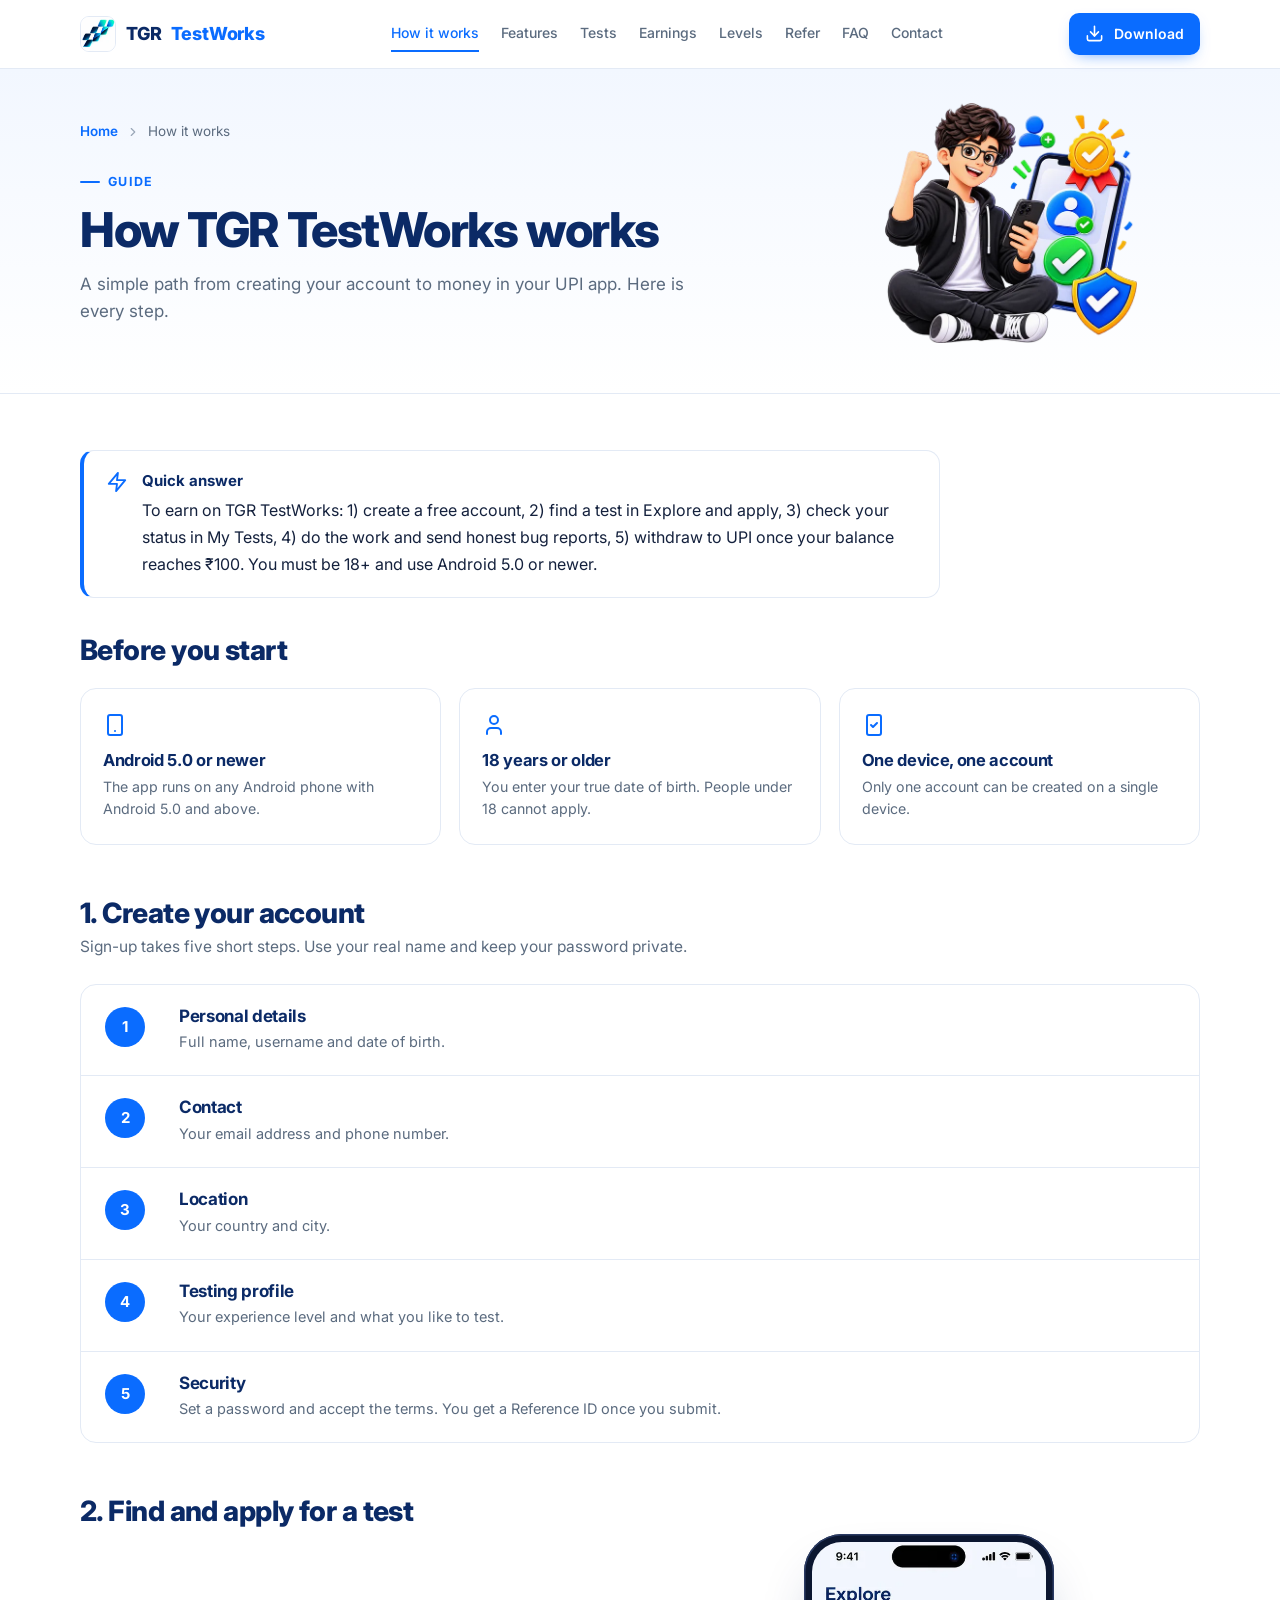
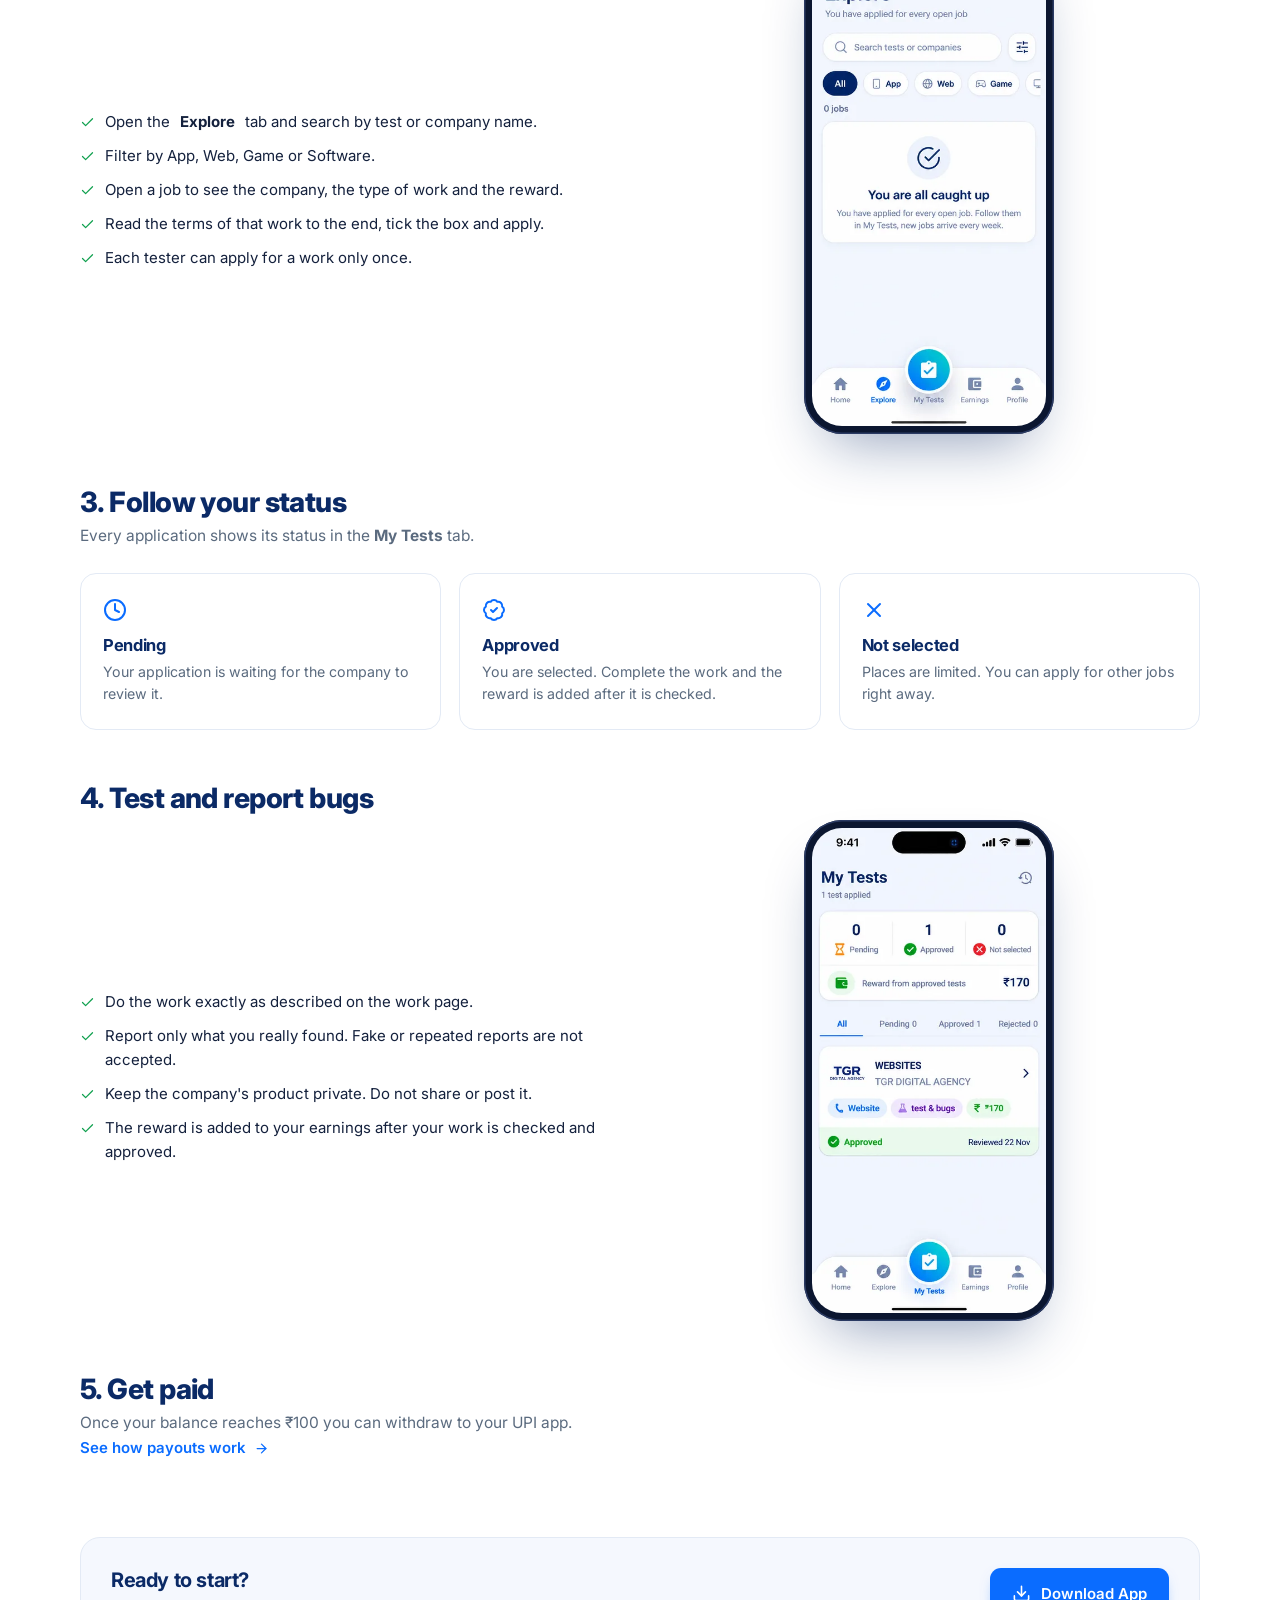
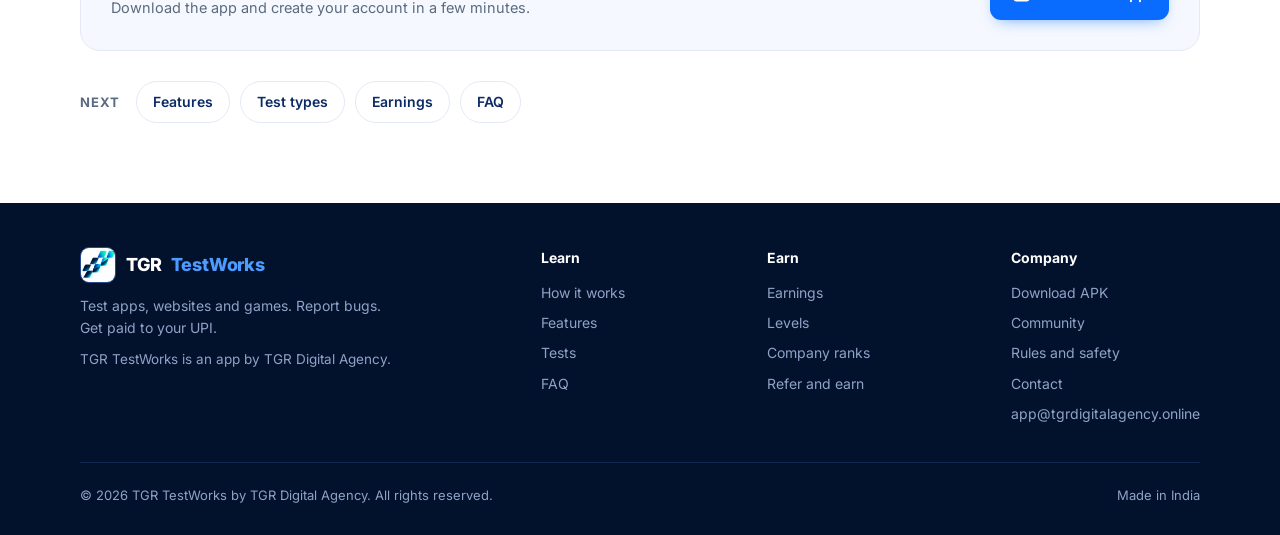
<file: how-it-works.html>
<!doctype html>
<html lang="en-IN">
<head>
<meta charset="utf-8">
<meta name="viewport" content="width=device-width, initial-scale=1">
<title>How TGR TestWorks Works – Test Apps &amp; Earn Step by Step</title>
<meta name="description" content="Learn how TGR TestWorks works: create a free account, apply for app, website or game tests, report bugs honestly and get paid to your UPI from ₹100.">
<meta name="keywords" content="TGR TestWorks, TGR Digital Agency app, TGR Digital Agency earning app, TGR Digital Agency testing app, how to earn money by testing apps, how to become an app tester, app tester sign up, apply for app testing jobs, bug report earning, step by step earning app, earn from mobile phone, how TGR TestWorks works, app testing for beginners, test apps and get paid UPI, online testing jobs without investment, mobile app tester work from home, free app testing jobs, apps test karke paise kaise kamaye, beginner earning app India, app testing guide">
<meta name="robots" content="index,follow,max-image-preview:large,max-snippet:-1,max-video-preview:-1">
<meta name="googlebot" content="index,follow,max-image-preview:large,max-snippet:-1,max-video-preview:-1">
<meta name="author" content="TGR Digital Agency">
<meta name="publisher" content="TGR Digital Agency">
<meta name="application-name" content="TGR TestWorks">
<meta name="apple-mobile-web-app-title" content="TGR TestWorks">
<meta name="generator" content="Hand-built static site">
<meta name="theme-color" content="#0A6CFF">
<meta name="msapplication-TileColor" content="#0A6CFF">
<meta name="referrer" content="strict-origin-when-cross-origin">
<meta name="geo.region" content="IN">
<meta name="geo.placename" content="India">
<meta name="language" content="English">
<meta name="rating" content="general">
<link rel="canonical" href="https://tgrdigitalagency.online/how-it-works.html">
<link rel="alternate" hreflang="en-IN" href="https://tgrdigitalagency.online/how-it-works.html">
<link rel="alternate" hreflang="x-default" href="https://tgrdigitalagency.online/how-it-works.html">
<meta property="og:type" content="website">
<meta property="og:site_name" content="TGR TestWorks">
<meta property="og:locale" content="en_IN">
<meta property="og:title" content="How TGR TestWorks Works – Test Apps &amp; Earn Step by Step">
<meta property="og:description" content="Learn how TGR TestWorks works: create a free account, apply for app, website or game tests, report bugs honestly and get paid to your UPI from ₹100.">
<meta property="og:url" content="https://tgrdigitalagency.online/how-it-works.html">
<meta property="og:image" content="https://tgrdigitalagency.online/assets/img/og-how.jpg">
<meta property="og:image:secure_url" content="https://tgrdigitalagency.online/assets/img/og-how.jpg">
<meta property="og:image:type" content="image/jpeg">
<meta property="og:image:width" content="1200">
<meta property="og:image:height" content="630">
<meta property="og:image:alt" content="How TGR TestWorks works: sign up, apply, test, get paid">
<meta name="twitter:card" content="summary_large_image">
<meta name="twitter:title" content="How TGR TestWorks Works – Test Apps &amp; Earn Step by Step">
<meta name="twitter:description" content="Learn how TGR TestWorks works: create a free account, apply for app, website or game tests, report bugs honestly and get paid to your UPI from ₹100.">
<meta name="twitter:image" content="https://tgrdigitalagency.online/assets/img/og-how.jpg">
<meta name="twitter:image:alt" content="How TGR TestWorks works: sign up, apply, test, get paid">
<link rel="icon" href="/favicon.ico" sizes="any">
<link rel="icon" type="image/png" sizes="32x32" href="/favicon-32x32.png">
<link rel="icon" type="image/png" sizes="16x16" href="/favicon-16x16.png">
<link rel="apple-touch-icon" sizes="180x180" href="/apple-touch-icon.png">
<link rel="manifest" href="/site.webmanifest">
<link rel="sitemap" type="application/xml" title="Sitemap" href="sitemap.xml">
<link rel="alternate" type="text/plain" title="LLM site summary" href="llms.txt">
<link rel="preconnect" href="https://fonts.googleapis.com">
<link rel="preconnect" href="https://fonts.gstatic.com" crossorigin>
<link href="https://fonts.googleapis.com/css2?family=Inter:wght@400;500;600;700;800&amp;display=swap" rel="stylesheet">
<style>

:root{--blue:#0A6CFF;--blue-d:#0757D1;--navy:#0B2A66;--navy-d:#031A3D;--teal:#00E5C3;--ink:#14213D;--body:#5B6B7F;--hint:#9AA7B8;--line:#E3EAF5;--bg:#F5F8FE;--soft:#EAF2FF;--green:#12A150}
*{box-sizing:border-box;margin:0;padding:0}
[hidden]{display:none!important}
html{scroll-behavior:smooth;scroll-padding-top:80px}
body{font-family:'Inter',system-ui,-apple-system,'Segoe UI',Roboto,sans-serif;color:var(--ink);background:#fff;line-height:1.6;-webkit-font-smoothing:antialiased;font-size:16px}
img{max-width:100%;height:auto;display:block}
a{color:inherit;text-decoration:none}
button{font:inherit;cursor:pointer;border:0;background:none;color:inherit}
.wrap{max-width:1160px;margin:0 auto;padding:0 20px}
.ico{width:1em;height:1em;stroke:currentColor;fill:none;stroke-width:2;stroke-linecap:round;stroke-linejoin:round;flex:none}
section{padding:84px 0}
.eyebrow{display:inline-flex;align-items:center;gap:8px;font-size:12.5px;font-weight:700;letter-spacing:.1em;text-transform:uppercase;color:var(--blue)}
.eyebrow::before{content:"";width:20px;height:2px;background:currentColor;border-radius:2px}
h1,h2,h3{color:var(--navy);letter-spacing:-.02em;line-height:1.15}
h2{font-size:clamp(27px,3.6vw,38px);font-weight:800;margin:10px 0 12px}
.lead{color:var(--body);font-size:17px;max-width:640px}
.head{margin-bottom:40px;display:flex;justify-content:space-between;align-items:flex-end;gap:24px;flex-wrap:wrap}
.head.center{display:block;text-align:center}.head.center .lead{margin:0 auto}.head.center .eyebrow::before{display:none}
.more{display:inline-flex;align-items:center;gap:8px;font-weight:600;font-size:15px;color:var(--blue);white-space:nowrap}
.more .ico{transition:.2s}.more:hover .ico{transform:translateX(4px)}
.btn{display:inline-flex;align-items:center;gap:10px;font-weight:600;font-size:15px;padding:14px 22px;border-radius:11px;transition:.18s}
.btn .ico{font-size:19px}
.btn-primary{background:var(--blue);color:#fff;box-shadow:0 6px 16px -8px rgba(10,108,255,.7)}
.btn-primary:hover{background:var(--blue-d);transform:translateY(-1px)}
.btn-line{border:1.5px solid var(--line);color:var(--navy);background:#fff}
.btn-line:hover{border-color:var(--blue);color:var(--blue)}
.btn-white{background:#fff;color:var(--navy)}
.btn-wa{background:#1FA855;color:#fff}.btn-wa:hover{background:#188a45}

header{position:sticky;top:0;z-index:50;background:rgba(255,255,255,.96);backdrop-filter:blur(8px);border-bottom:1px solid var(--line)}
.nav{display:flex;align-items:center;justify-content:space-between;height:68px;gap:20px}
.brand{display:flex;align-items:center;gap:10px;font-weight:800;color:var(--navy);font-size:18px;letter-spacing:-.01em;white-space:nowrap}
.brand img{width:36px;height:36px;border-radius:9px;border:1px solid var(--line)}
.brand span{color:var(--blue)}
.links{display:flex;gap:22px;font-size:14px;font-weight:500;color:var(--body)}
.links a{padding:6px 0;border-bottom:2px solid transparent}
.links a:hover{color:var(--blue)}.links a.on{color:var(--blue);border-color:var(--blue)}
.nav .btn{padding:10px 16px;font-size:14px;border-radius:10px}
.burger{display:none;font-size:24px;color:var(--navy)}
@media(max-width:1020px){
  .links{position:absolute;top:68px;left:0;right:0;background:#fff;flex-direction:column;gap:0;padding:6px 20px 14px;border-bottom:1px solid var(--line);display:none}
  .links.open{display:flex}.links a{padding:12px 0;border-bottom:1px solid var(--line)}
  .burger{display:block}.nav .btn{display:none}
}

/* hero */
.hero{padding:60px 0 70px;background:linear-gradient(180deg,#F2F7FF,#fff);border-bottom:1px solid var(--line);overflow:hidden}
.hero-grid{display:grid;grid-template-columns:1.05fr .95fr;gap:40px;align-items:center}
.pill{display:inline-flex;align-items:center;gap:8px;background:#fff;border:1px solid var(--line);border-radius:99px;padding:6px 14px 6px 8px;font-size:13px;font-weight:600;color:var(--navy);margin-bottom:22px}
.pill i{display:grid;place-items:center;width:22px;height:22px;border-radius:50%;background:var(--green);color:#fff;font-size:12px}
.hero h1{font-size:clamp(35px,5.2vw,58px);font-weight:800;line-height:1.05;letter-spacing:-.035em}
.hero h1 em{font-style:normal;color:var(--blue)}
.hero p.lead{margin:20px 0 28px;font-size:18px}
.cta{display:flex;flex-wrap:wrap;gap:12px}
.meta{display:flex;flex-wrap:wrap;gap:8px 22px;margin-top:22px;font-size:13.5px;color:var(--body)}
.meta span{display:inline-flex;align-items:center;gap:7px}.meta .ico{color:var(--green);font-size:16px}
.hero-art{position:relative;height:560px}
.phone{position:absolute;width:250px;border-radius:38px;padding:8px;background:#0B1630;box-shadow:0 30px 60px -24px rgba(11,42,102,.45),0 0 0 1.5px #2A3A63 inset}
.phone img{border-radius:30px;width:100%;background:#fff}
.phone.a{left:6%;top:48px;transform:rotate(-4deg);z-index:1}
.phone.b{right:4%;top:0;z-index:2;transform:rotate(3deg)}
.float{position:absolute;z-index:3;background:#fff;border:1px solid var(--line);border-radius:14px;padding:10px 14px;display:flex;align-items:center;gap:10px;font-size:13px;box-shadow:0 14px 30px -14px rgba(11,42,102,.35)}
.float b{display:block;color:var(--navy);font-size:15px;line-height:1.2}.float small{color:var(--body);font-size:12px}
.float img{width:34px;height:34px;object-fit:contain}
.float .ic{width:36px;height:36px;border-radius:10px;display:grid;place-items:center;font-size:19px;background:#E5F7EC;color:var(--green)}
.float.f1{left:-2%;bottom:70px}.float.f2{right:-1%;bottom:20px}
@media(max-width:940px){.hero-grid{grid-template-columns:1fr}.hero-art{height:520px;max-width:520px;margin:10px auto 0;width:100%}}
@media(max-width:480px){.phone{width:200px}.hero-art{height:430px}.float{display:none}}

.stats-grid{display:grid;grid-template-columns:repeat(4,1fr);border-bottom:1px solid var(--line)}
.stat{padding:28px 20px;display:flex;gap:14px;align-items:center;border-right:1px solid var(--line)}
.stat:last-child{border-right:0}
.stat .ic{width:46px;height:46px;border-radius:12px;background:var(--soft);color:var(--blue);display:grid;place-items:center;font-size:23px;flex:none}
.stat b{display:block;font-size:26px;color:var(--navy);font-weight:800;line-height:1.1;letter-spacing:-.02em}
.stat>div>span{font-size:13.5px;color:var(--body)}
@media(max-width:860px){.stats-grid{grid-template-columns:1fr 1fr}.stat:nth-child(2){border-right:0}.stat:nth-child(-n+2){border-bottom:1px solid var(--line)}}
@media(max-width:420px){.stat{padding:20px 12px;gap:10px}.stat b{font-size:22px}.stat .ic{width:38px;height:38px;font-size:19px}}

.bg-soft{background:var(--bg);border-top:1px solid var(--line);border-bottom:1px solid var(--line)}

/* compact how */
.mini-steps{display:grid;grid-template-columns:repeat(4,1fr);border:1px solid var(--line);border-radius:18px;overflow:hidden;background:#fff}
.ms{padding:26px 24px;border-right:1px solid var(--line);position:relative}
.ms:last-child{border-right:0}
.ms .n{font-size:13px;font-weight:700;color:var(--blue);letter-spacing:.08em}
.ms .ico{font-size:26px;color:var(--navy);margin:14px 0 12px;display:block}
.ms h3{font-size:17px;margin-bottom:5px}.ms p{font-size:14px;color:var(--body);line-height:1.5}
@media(max-width:900px){.mini-steps{grid-template-columns:1fr 1fr}.ms:nth-child(2){border-right:0}.ms:nth-child(-n+2){border-bottom:1px solid var(--line)}}
@media(max-width:520px){.mini-steps{grid-template-columns:1fr}.ms{border-right:0!important;border-bottom:1px solid var(--line)}.ms:last-child{border-bottom:0}}

/* compact features */
.feat-split{display:grid;grid-template-columns:.8fr 1.2fr;gap:36px;align-items:center}
.feat-art{background:#fff;border:1px solid var(--line);border-radius:20px;padding:12px;overflow:hidden}
.feat-art img{border-radius:12px;width:100%}
.flist{display:grid;grid-template-columns:1fr 1fr;gap:6px 28px}
.fi{display:flex;gap:14px;padding:16px 0;border-bottom:1px solid var(--line)}
.fi .ico{font-size:22px;color:var(--blue);margin-top:3px}
.fi b{display:block;color:var(--navy);font-size:15.5px;line-height:1.3}.fi span{font-size:13.8px;color:var(--body);line-height:1.5;display:block;margin-top:2px}
@media(max-width:940px){.feat-split{grid-template-columns:1fr}.flist{grid-template-columns:1fr}}

/* slider */
.slider-wrap{position:relative}
.slider{overflow-x:auto;scrollbar-width:none;-ms-overflow-style:none;cursor:grab;user-select:none;-webkit-user-select:none;-webkit-mask-image:linear-gradient(90deg,transparent,#000 5%,#000 95%,transparent);mask-image:linear-gradient(90deg,transparent,#000 5%,#000 95%,transparent);padding:8px 0}
.slider::-webkit-scrollbar{display:none}
.slider.drag{cursor:grabbing}
.strack{display:flex;gap:28px;width:max-content;padding:0 14px}
.slide{width:230px;flex:none;text-align:center}
.slide .phone{position:relative;width:100%;transform:none}
.slide img{-webkit-user-drag:none;pointer-events:none}
.slide h3{font-size:16px;margin:18px 0 2px}.slide p{font-size:13.5px;color:var(--body)}
.arrows{display:flex;gap:10px;justify-content:center;margin-top:26px}
.arrow{width:46px;height:46px;border-radius:50%;border:1.5px solid var(--line);background:#fff;display:grid;place-items:center;font-size:20px;color:var(--navy);transition:.2s}
.arrow:hover{border-color:var(--blue);color:var(--blue)}

/* test cards */
.chips{display:flex;gap:8px;flex-wrap:wrap;margin-bottom:22px}
.chip{display:inline-flex;align-items:center;gap:8px;padding:9px 16px;border-radius:99px;border:1.5px solid var(--line);background:#fff;font-size:14px;font-weight:600;color:var(--navy)}
.chip .ico{font-size:16px}.chip.on{background:var(--navy);border-color:var(--navy);color:#fff}
.list{display:grid;grid-template-columns:repeat(3,1fr);gap:18px}
.job{background:#fff;border:1px solid var(--line);border-radius:16px;overflow:hidden;display:flex;flex-direction:column}
.job-top{display:flex;gap:14px;padding:20px 20px 14px;align-items:flex-start}
.job-logo{width:50px;height:50px;border-radius:13px;display:grid;place-items:center;font-size:25px;flex:none;color:#fff}
.job h3{font-size:16px}.job .co{font-size:13px;color:var(--body);margin-top:2px}
.tags{display:flex;gap:7px;flex-wrap:wrap;padding:0 20px 18px}
.tag{display:inline-flex;align-items:center;gap:6px;font-size:12.5px;font-weight:600;padding:5px 10px;border-radius:99px}
.tag .ico{font-size:13px}
.t-plat{background:var(--soft);color:var(--blue)}.t-kind{background:#F1EAFE;color:#6D3BD2}.t-pay{background:#E5F7EC;color:#0E7D3D}
.job-foot{margin-top:auto;border-top:1px solid var(--line);padding:12px 20px;display:flex;justify-content:space-between;align-items:center;font-size:13px;color:var(--body)}
.job-foot b{color:var(--blue);font-weight:600;display:inline-flex;align-items:center;gap:4px}
.job.live{border-color:#BFE5CF}.job.live .job-foot{background:#F0FAF4;color:#0E7D3D;font-weight:600}
.note{margin-top:20px;font-size:13.5px;color:var(--body);display:flex;gap:8px;align-items:flex-start}
.note .ico{margin-top:3px;color:var(--blue)}
@media(max-width:940px){.list{grid-template-columns:1fr 1fr}}@media(max-width:560px){.list{grid-template-columns:1fr}}

/* dark */
.dark{background:var(--navy-d);color:#C9D6EE}
.dark h2,.dark h3{color:#fff}.dark .lead{color:#A9BAD8}.dark .eyebrow{color:var(--teal)}
.dark .more{color:#7FB2FF}
.earn{display:grid;grid-template-columns:1fr 1fr;gap:56px;align-items:center}
.flow{display:grid;margin-top:26px}
.flow div{display:flex;gap:16px;padding-bottom:20px;position:relative}
.flow div:not(:last-child)::before{content:"";position:absolute;left:19px;top:42px;bottom:2px;width:2px;background:#1E3A73}
.flow i{width:40px;height:40px;border-radius:50%;background:#0F2C63;border:1.5px solid #27498F;color:var(--teal);display:grid;place-items:center;font-size:18px;flex:none;font-style:normal}
.flow b{display:block;color:#fff;font-size:16px;margin-bottom:2px}.flow span{font-size:14px;color:#A9BAD8}
.panel{background:#0B2557;border:1px solid #1B3A78;border-radius:20px;padding:26px}
.rule{display:flex;align-items:center;gap:16px;padding-bottom:20px;border-bottom:1px solid #1B3A78;margin-bottom:20px}
.rule .rico{width:54px;height:54px;border-radius:14px;background:var(--blue);display:grid;place-items:center;font-size:27px;color:#fff}
.rule small{color:#9FB3D6;font-size:13px}.rule b{display:block;font-size:34px;color:#fff;letter-spacing:-.02em;line-height:1.1}
.upi-title{font-size:12.5px;color:#9FB3D6;margin-bottom:12px;font-weight:700;letter-spacing:.08em;text-transform:uppercase}
.upilogos{display:grid;grid-template-columns:repeat(4,1fr);gap:10px;margin-bottom:12px}
.upilogos div{background:#fff;border-radius:14px;padding:12px 6px 10px;text-align:center;font-size:12px;font-weight:600;color:var(--navy)}
.upilogos img{width:44px;height:44px;border-radius:11px;margin:0 auto 6px}
.upis{display:flex;flex-wrap:wrap;gap:8px}
.upis span{padding:7px 13px;border-radius:10px;background:#0F2C63;border:1px solid #234583;color:#fff;font-size:13px;font-weight:500}
@media(max-width:900px){.earn{grid-template-columns:1fr;gap:36px}}

/* badge strips */
.bstrip{display:grid;grid-template-columns:repeat(7,1fr);gap:14px}
.bcard{text-align:center;background:#fff;border:1px solid var(--line);border-radius:16px;padding:22px 8px 16px}
.bcard img{width:76px;height:76px;object-fit:contain;margin:0 auto 10px}
.bcard b{display:block;font-size:14.5px;color:var(--navy)}.bcard small{font-size:12px;color:var(--body)}
@media(max-width:1000px){.bstrip{grid-template-columns:repeat(4,1fr)}}@media(max-width:560px){.bstrip{grid-template-columns:repeat(2,1fr)}}
.rstrip{display:grid;grid-template-columns:repeat(10,1fr);gap:10px}
.rcard{text-align:center}
.rcard img{width:100%;max-width:110px;margin:0 auto 6px}
.rcard b{display:block;font-size:12.5px;color:var(--navy);line-height:1.25}
@media(max-width:1000px){.rstrip{grid-template-columns:repeat(5,1fr)}}@media(max-width:520px){.rstrip{grid-template-columns:repeat(2,1fr)}}

/* refer */
.refer{background:var(--blue);border-radius:24px;color:#fff;display:grid;grid-template-columns:1.1fr .9fr;gap:30px;align-items:center;overflow:hidden;position:relative}
.refer .txt{padding:48px 0 48px 48px}
.refer h2{color:#fff;margin-top:12px}.refer .eyebrow{color:#fff}
.refer p{color:#D6E5FF;margin-bottom:24px;max-width:480px}
.refer .art{padding:20px 28px 20px 0}
.refer .art img{border-radius:16px;box-shadow:0 20px 40px -20px rgba(0,0,0,.4)}
@media(max-width:860px){.refer{grid-template-columns:1fr}.refer .txt{padding:32px 24px 8px}.refer .art{padding:8px 24px 28px}}

/* community */
.comm{display:grid;grid-template-columns:.9fr 1.1fr;gap:56px;align-items:center}
.big{background:#fff;border:1px solid var(--line);border-radius:24px;padding:40px;text-align:center}
.big .num{font-size:clamp(64px,10vw,96px);font-weight:800;color:var(--blue);letter-spacing:-.05em;line-height:1}
.big p{color:var(--navy);font-weight:600;font-size:18px;margin-top:6px}
.big small{color:var(--body);font-size:14px;display:block;margin-top:4px}
.pts{display:grid;gap:18px}
.pt{display:flex;gap:16px}
.pt .ic{width:44px;height:44px;border-radius:11px;background:var(--soft);color:var(--blue);display:grid;place-items:center;font-size:22px;flex:none}
.pt b{display:block;color:var(--navy);font-size:16.5px}.pt span{font-size:14.5px;color:var(--body)}
@media(max-width:900px){.comm{grid-template-columns:1fr;gap:32px}}

/* cards generic */
.grid3{display:grid;grid-template-columns:repeat(3,1fr);gap:18px}
.grid2{display:grid;grid-template-columns:repeat(2,1fr);gap:18px}
@media(max-width:900px){.grid3{grid-template-columns:1fr 1fr}}@media(max-width:600px){.grid3,.grid2{grid-template-columns:1fr}}
.card{background:#fff;border:1px solid var(--line);border-radius:16px;padding:24px 22px}
.card .ico{font-size:24px;color:var(--blue);margin-bottom:14px;display:block}
.card h3{font-size:16.5px;margin-bottom:6px}.card p{font-size:14.2px;color:var(--body);line-height:1.55}

/* faq */
.faq{max-width:780px;margin:0 auto;display:grid;gap:10px}
.faq details{background:#fff;border:1px solid var(--line);border-radius:14px;padding:0 22px}
.faq summary{list-style:none;cursor:pointer;display:flex;justify-content:space-between;align-items:center;gap:16px;padding:18px 0;font-weight:600;color:var(--navy);font-size:16px}
.faq summary::-webkit-details-marker{display:none}
.faq summary .ico{transition:.2s;color:var(--blue);font-size:20px}
.faq details[open] summary .ico{transform:rotate(180deg)}.faq details[open]{border-color:#BBD3FA}
.faq p{padding:0 0 20px;color:var(--body);font-size:15px}

.final{background:var(--navy-d);color:#fff;text-align:center;padding:84px 0}
.final img{width:74px;height:74px;border-radius:18px;margin:0 auto 22px;border:1px solid #27498F}
.final h2{color:#fff;font-size:clamp(28px,4.4vw,44px);margin-top:0}
.final p{color:#A9BAD8;max-width:520px;margin:0 auto 28px}
.final .cta{justify-content:center}
footer{background:#02122C;color:#8FA3C7;padding:44px 0 30px;font-size:14px}
.fgrid{display:flex;justify-content:space-between;gap:32px;flex-wrap:wrap;padding-bottom:28px;border-bottom:1px solid #12274F}
footer .brand{color:#fff}footer .brand img{border-color:#27498F}
footer p{max-width:320px;margin-top:12px;line-height:1.55}
footer .col b{display:block;color:#fff;font-size:14px;margin-bottom:12px}
footer .col a{display:block;margin-bottom:8px}footer .col a:hover{color:#fff}
.copy{padding-top:22px;display:flex;justify-content:space-between;flex-wrap:wrap;gap:8px;font-size:13px}

.sticky{display:none}
@media(max-width:700px){
  section{padding:60px 0}
  .sticky{display:flex;position:fixed;left:12px;right:12px;bottom:12px;z-index:60;transform:translateY(120%);transition:.3s}
  .sticky.show{transform:none}
  .sticky .btn{width:100%;justify-content:center;box-shadow:0 12px 30px -8px rgba(10,108,255,.7)}
  footer{padding-bottom:90px}
}
.reveal{opacity:0;transform:translateY(16px);transition:.6s ease}.reveal.in{opacity:1;transform:none}

/* ===== detail pages ===== */
.page:not([hidden]){animation:pg .35s ease}
@keyframes pg{from{opacity:0;transform:translateY(8px)}to{opacity:1;transform:none}}
.phead{background:linear-gradient(180deg,#F2F7FF,#fff);border-bottom:1px solid var(--line);padding:34px 0 50px}
.crumb{display:flex;align-items:center;gap:8px;font-size:13.5px;color:var(--body);margin-bottom:22px}
.crumb a{color:var(--blue);font-weight:600}.crumb .ico{font-size:14px;color:var(--hint)}
.phead-grid{display:grid;grid-template-columns:1.3fr .7fr;gap:40px;align-items:center}
.phead h1{font-size:clamp(32px,4.6vw,48px);font-weight:800;letter-spacing:-.03em;margin:10px 0 14px}
.phead .art img{max-height:240px;margin-left:auto;object-fit:contain}
.phead.nophoto .phead-grid{grid-template-columns:1fr}
@media(max-width:800px){.phead-grid{grid-template-columns:1fr}.phead .art{display:none}}
.pbody{padding:56px 20px 20px}
.pbody section,.blk{padding:0 0 52px}
.blk h2{font-size:clamp(22px,2.8vw,28px);margin:0 0 6px}
.blk>.lead{font-size:15.5px;margin-bottom:24px}
.blk>h2+.grid3,.blk>h2+.grid2,.blk>h2+.rows{margin-top:22px}
.rows{display:grid;gap:0;border:1px solid var(--line);border-radius:16px;overflow:hidden;background:#fff}
.row{display:grid;grid-template-columns:56px 1fr;gap:18px;padding:22px 24px;border-bottom:1px solid var(--line)}
.row:last-child{border-bottom:0}
.row .num{width:40px;height:40px;border-radius:50%;background:var(--blue);color:#fff;font-weight:700;display:grid;place-items:center;font-size:15px}
.row h3{font-size:17px;margin-bottom:4px}.row p,.row li{font-size:14.5px;color:var(--body)}
.row ul{padding-left:18px;margin-top:6px}
.split{display:grid;grid-template-columns:1fr 1fr;gap:36px;align-items:center}
.split.rev>:first-child{order:2}
.split .shot-img{display:flex;justify-content:center}
.split .phone{position:relative;transform:none;width:250px}
@media(max-width:800px){.split{grid-template-columns:1fr}.split.rev>:first-child{order:0}}
.ticks{list-style:none;display:grid;gap:10px;margin-top:12px}
.ticks li{display:flex;gap:10px;font-size:15px;color:var(--ink)}
.ticks .ico{color:var(--green);margin-top:5px;flex:none}
.callout{display:flex;gap:14px;background:var(--soft);border:1px solid #CFE0FB;border-radius:14px;padding:16px 18px;font-size:14.5px;color:var(--navy)}
.callout .ico{font-size:22px;color:var(--blue);margin-top:2px}
.pcta{background:var(--bg);border:1px solid var(--line);border-radius:20px;padding:30px;display:flex;justify-content:space-between;align-items:center;gap:20px;flex-wrap:wrap;margin-bottom:30px}
.pcta h3{font-size:20px}.pcta p{color:var(--body);font-size:14.5px;margin-top:4px}
.related{display:flex;flex-wrap:wrap;gap:10px;margin-bottom:60px;align-items:center}
.related b{font-size:13px;color:var(--body);margin-right:6px;text-transform:uppercase;letter-spacing:.08em}
.related a{padding:9px 16px;border:1.5px solid var(--line);border-radius:99px;font-size:14px;font-weight:600;color:var(--navy);background:#fff}
.related a:hover{border-color:var(--blue);color:var(--blue)}
.bigbadges{display:grid;grid-template-columns:repeat(3,1fr);gap:18px}
.bb{background:#fff;border:1px solid var(--line);border-radius:18px;padding:26px 22px;display:flex;gap:18px;align-items:center}
.bb img{width:92px;height:92px;object-fit:contain;flex:none}
.bb b{display:block;font-size:17px;color:var(--navy)}.bb small{display:block;color:var(--blue);font-weight:600;font-size:13px;margin:2px 0 4px}.bb p{font-size:13.5px;color:var(--body);line-height:1.5}
@media(max-width:900px){.bigbadges{grid-template-columns:1fr 1fr}}@media(max-width:600px){.bigbadges{grid-template-columns:1fr}}
.rank-list{display:grid;gap:14px}
.rk{display:grid;grid-template-columns:110px 1fr;gap:22px;align-items:center;background:#fff;border:1px solid var(--line);border-radius:18px;padding:18px 24px}
.rk img{width:100px;margin:0 auto}
.rk b{font-size:18px;color:var(--navy);display:block}.rk small{font-size:13px;font-weight:600;display:block;margin:1px 0 5px}.rk p{font-size:14.5px;color:var(--body)}
@media(max-width:560px){.rk{grid-template-columns:80px 1fr;gap:14px;padding:14px}.rk img{width:76px}}
.contact-grid{display:grid;grid-template-columns:repeat(3,1fr);gap:18px}
@media(max-width:800px){.contact-grid{grid-template-columns:1fr}}
.cc{background:#fff;border:1px solid var(--line);border-radius:18px;padding:26px;display:flex;flex-direction:column;gap:6px}
.cc .ico{font-size:28px;color:var(--blue);margin-bottom:10px}
.cc b{font-size:17px;color:var(--navy)}.cc span{font-size:14.5px;color:var(--body);word-break:break-word}.cc .btn{margin-top:14px;align-self:flex-start;padding:11px 18px;font-size:14px}
.statbox{display:grid;grid-template-columns:repeat(3,1fr);gap:18px}
@media(max-width:700px){.statbox{grid-template-columns:1fr}}
.sb{background:#fff;border:1px solid var(--line);border-radius:18px;padding:28px;text-align:center}
.sb b{display:block;font-size:44px;font-weight:800;color:var(--blue);letter-spacing:-.03em;line-height:1.1}.sb span{color:var(--navy);font-weight:600;font-size:15px}
@media(prefers-reduced-motion:reduce){.reveal{opacity:1;transform:none;transition:none}html{scroll-behavior:auto}.page:not([hidden]){animation:none}}

/* ===== multi-page additions ===== */
.skip{position:absolute;left:-9999px;top:8px;background:#fff;color:var(--navy);padding:10px 16px;border-radius:10px;z-index:200;font-weight:700;box-shadow:0 8px 24px rgba(0,0,0,.2)}
.skip:focus{left:12px}
:focus-visible{outline:3px solid var(--blue);outline-offset:2px;border-radius:6px}
.links a.on{color:var(--blue)}
.quick{display:flex;gap:14px;align-items:flex-start;background:#fff;border:1px solid var(--line);border-left:4px solid var(--blue);border-radius:14px;padding:18px 22px;margin:0 0 36px;max-width:860px}
.quick .ico{font-size:22px;color:var(--blue);flex:none;margin-top:2px}
.quick b{display:block;color:var(--navy);font-size:15px;margin-bottom:4px}
.quick p{color:var(--ink);font-size:16px;line-height:1.7;margin:0}
.bg-soft .quick{max-width:none;margin-bottom:28px}
.facts{display:grid;grid-template-columns:repeat(4,1fr);gap:1px;background:var(--line);border:1px solid var(--line);border-radius:16px;overflow:hidden;margin:0}
.facts>div{background:#fff;padding:16px 20px}
.facts dt{font-size:13.5px;color:var(--body)}
.facts dd{font-weight:700;color:var(--navy);margin:2px 0 0;font-size:16px}
.phead .art .phone{width:210px;margin-left:auto}
.phead .art .phone img{max-height:250px;height:250px;width:100%;margin:0;box-shadow:none;object-fit:cover;object-position:top}
.totop{position:fixed;right:16px;bottom:16px;width:44px;height:44px;border-radius:50%;border:0;background:var(--navy);color:#fff;display:grid;place-items:center;cursor:pointer;opacity:0;pointer-events:none;transition:.25s;z-index:55;box-shadow:0 8px 22px -6px rgba(11,42,102,.6)}
.totop.show{opacity:1;pointer-events:auto}
.totop .ico{width:20px;height:20px}
@media(max-width:760px){.totop{bottom:76px}}
@media(max-width:900px){.facts{grid-template-columns:repeat(2,1fr)}}
.facts.c3{grid-template-columns:repeat(3,1fr)}
@media(max-width:900px){.facts.c3{grid-template-columns:repeat(2,1fr)}}
body[data-nosticky] .sticky{display:none!important}

</style>
<noscript><style>.reveal{opacity:1!important;transform:none!important}</style></noscript>
<script type="application/ld+json">{"@context":"https://schema.org","@graph":[{"@type":"Organization","@id":"https://tgrdigitalagency.online/#organization","name":"TGR Digital Agency","url":"https://tgrdigitalagency.online/","logo":{"@type":"ImageObject","url":"https://tgrdigitalagency.online/assets/img/logo-512.png","width":512,"height":512},"email":"app@tgrdigitalagency.online","telephone":"+918941801033","contactPoint":[{"@type":"ContactPoint","contactType":"customer support","telephone":"+918941801033","email":"app@tgrdigitalagency.online","areaServed":"IN","availableLanguage":["English","Hindi"]}]},{"@type":"WebSite","@id":"https://tgrdigitalagency.online/#website","url":"https://tgrdigitalagency.online/","name":"TGR TestWorks","description":"Free Android app by TGR Digital Agency to test apps, websites and games, report bugs and earn rewards withdrawable to UPI.","publisher":{"@id":"https://tgrdigitalagency.online/#organization"},"inLanguage":"en-IN"},{"@type":"WebPage","@id":"https://tgrdigitalagency.online/how-it-works.html#webpage","url":"https://tgrdigitalagency.online/how-it-works.html","name":"How TGR TestWorks Works – Test Apps & Earn Step by Step","description":"Learn how TGR TestWorks works: create a free account, apply for app, website or game tests, report bugs honestly and get paid to your UPI from ₹100.","inLanguage":"en-IN","isPartOf":{"@id":"https://tgrdigitalagency.online/#website"},"about":{"@id":"https://tgrdigitalagency.online/#app"},"publisher":{"@id":"https://tgrdigitalagency.online/#organization"},"primaryImageOfPage":{"@type":"ImageObject","url":"https://tgrdigitalagency.online/assets/img/og-how.jpg","width":1200,"height":630},"datePublished":"2026-11-22","dateModified":"2026-11-22","keywords":"TGR TestWorks, TGR Digital Agency app, TGR Digital Agency earning app, TGR Digital Agency testing app, how to earn money by testing apps, how to become an app tester, app tester sign up, apply for app testing jobs, bug report earning, step by step earning app, earn from mobile phone, how TGR TestWorks works, app testing for beginners, test apps and get paid UPI, online testing jobs without investment, mobile app tester work from home, free app testing jobs, apps test karke paise kaise kamaye, beginner earning app India, app testing guide","speakable":{"@type":"SpeakableSpecification","cssSelector":[".quick p","h1"]},"breadcrumb":{"@id":"https://tgrdigitalagency.online/how-it-works.html#breadcrumb"}},{"@type":"BreadcrumbList","@id":"https://tgrdigitalagency.online/how-it-works.html#breadcrumb","itemListElement":[{"@type":"ListItem","position":1,"name":"Home","item":"https://tgrdigitalagency.online/"},{"@type":"ListItem","position":2,"name":"How it works","item":"https://tgrdigitalagency.online/how-it-works.html"}]},{"@type":"HowTo","@id":"https://tgrdigitalagency.online/how-it-works.html#howto","name":"How to earn money testing apps on TGR TestWorks","description":"To earn on TGR TestWorks: 1) create a free account, 2) find a test in Explore and apply, 3) check your status in My Tests, 4) do the work and send honest bug reports, 5) withdraw to UPI once your balance reaches ₹100. You must be 18+ and use Android 5.0 or newer.","totalTime":"PT10M","tool":[{"@type":"HowToTool","name":"Android phone (Android 5.0 or newer)"},{"@type":"HowToTool","name":"UPI app"}],"step":[{"@type":"HowToStep","position":1,"name":"Create your account","text":"Sign up in five short steps with your real name, contact details, location, testing profile and a password. One account per device.","url":"https://tgrdigitalagency.online/how-it-works.html"},{"@type":"HowToStep","position":2,"name":"Find and apply for a test","text":"Open Explore, search or filter by App, Web, Game or Software, read the terms to the end, tick the box and apply.","url":"https://tgrdigitalagency.online/how-it-works.html"},{"@type":"HowToStep","position":3,"name":"Follow your status","text":"Check My Tests for Pending, Approved or Not selected.","url":"https://tgrdigitalagency.online/how-it-works.html"},{"@type":"HowToStep","position":4,"name":"Test and report bugs","text":"Do the work exactly as described and report only what you really found.","url":"https://tgrdigitalagency.online/how-it-works.html"},{"@type":"HowToStep","position":5,"name":"Get paid","text":"When your balance reaches ₹100, withdraw to your UPI app by entering your UPI ID and amount.","url":"https://tgrdigitalagency.online/how-it-works.html"}]}]}</script>
</head>
<body>
<a class="skip" href="#content">Skip to content</a>
<svg width="0" height="0" style="position:absolute" aria-hidden="true">
 <symbol id="i-download" viewBox="0 0 24 24"><path d="M21 15v4a2 2 0 0 1-2 2H5a2 2 0 0 1-2-2v-4"/><polyline points="7 10 12 15 17 10"/><line x1="12" y1="15" x2="12" y2="3"/></symbol>
 <symbol id="i-shield" viewBox="0 0 24 24"><path d="M12 22s8-4 8-10V5l-8-3-8 3v7c0 6 8 10 8 10z"/><path d="m9 12 2 2 4-4"/></symbol>
 <symbol id="i-wallet" viewBox="0 0 24 24"><path d="M19 7V4a1 1 0 0 0-1-1H5a2 2 0 0 0 0 4h15a1 1 0 0 1 1 1v4h-3a2 2 0 0 0 0 4h3a1 1 0 0 0 1-1v-2a1 1 0 0 0-1-1"/><path d="M3 5v14a2 2 0 0 0 2 2h15a1 1 0 0 0 1-1v-4"/></symbol>
 <symbol id="i-bug" viewBox="0 0 24 24"><path d="m8 2 1.88 1.88"/><path d="M14.12 3.88 16 2"/><path d="M9 7.13v-1a3.003 3.003 0 1 1 6 0v1"/><path d="M12 20c-3.3 0-6-2.7-6-6v-3a4 4 0 0 1 4-4h4a4 4 0 0 1 4 4v3c0 3.3-2.7 6-6 6"/><path d="M12 20v-9"/><path d="M6.53 9C4.6 8.8 3 7.1 3 5"/><path d="M6 13H2"/><path d="M3 21c0-2.1 1.7-3.9 3.8-4"/><path d="M20.97 5c0 2.1-1.6 3.8-3.5 4"/><path d="M22 13h-4"/><path d="M17.2 17c2.1.1 3.8 1.9 3.8 4"/></symbol>
 <symbol id="i-compass" viewBox="0 0 24 24"><circle cx="12" cy="12" r="10"/><polygon points="16.24 7.76 14.12 14.12 7.76 16.24 9.88 9.88 16.24 7.76"/></symbol>
 <symbol id="i-users" viewBox="0 0 24 24"><path d="M16 21v-2a4 4 0 0 0-4-4H6a4 4 0 0 0-4 4v2"/><circle cx="9" cy="7" r="4"/><path d="M22 21v-2a4 4 0 0 0-3-3.87"/><path d="M16 3.13a4 4 0 0 1 0 7.75"/></symbol>
 <symbol id="i-gift" viewBox="0 0 24 24"><rect x="3" y="8" width="18" height="4" rx="1"/><path d="M12 8v13"/><path d="M19 12v7a2 2 0 0 1-2 2H7a2 2 0 0 1-2-2v-7"/><path d="M7.5 8a2.5 2.5 0 0 1 0-5A4.8 8 0 0 1 12 8a4.8 8 0 0 1 4.5-5 2.5 2.5 0 0 1 0 5"/></symbol>
 <symbol id="i-trophy" viewBox="0 0 24 24"><path d="M6 9H4.5a2.5 2.5 0 0 1 0-5H6"/><path d="M18 9h1.5a2.5 2.5 0 0 0 0-5H18"/><path d="M4 22h16"/><path d="M10 14.66V17c0 .55-.47.98-.97 1.21C7.85 18.75 7 20.24 7 22"/><path d="M14 14.66V17c0 .55.47.98.97 1.21C16.15 18.75 17 20.24 17 22"/><path d="M18 2H6v7a6 6 0 0 0 12 0V2Z"/></symbol>
 <symbol id="i-bell" viewBox="0 0 24 24"><path d="M6 8a6 6 0 0 1 12 0c0 7 3 9 3 9H3s3-2 3-9"/><path d="M10.3 21a1.94 1.94 0 0 0 3.4 0"/></symbol>
 <symbol id="i-phone" viewBox="0 0 24 24"><rect x="5" y="2" width="14" height="20" rx="2"/><path d="M12 18h.01"/></symbol>
 <symbol id="i-globe" viewBox="0 0 24 24"><circle cx="12" cy="12" r="10"/><path d="M2 12h20"/><path d="M12 2a15.3 15.3 0 0 1 4 10 15.3 15.3 0 0 1-4 10 15.3 15.3 0 0 1-4-10 15.3 15.3 0 0 1 4-10z"/></symbol>
 <symbol id="i-gamepad" viewBox="0 0 24 24"><line x1="6" x2="10" y1="12" y2="12"/><line x1="8" x2="8" y1="10" y2="14"/><line x1="15" x2="15.01" y1="13" y2="13"/><line x1="18" x2="18.01" y1="11" y2="11"/><rect width="20" height="12" x="2" y="6" rx="2"/></symbol>
 <symbol id="i-monitor" viewBox="0 0 24 24"><rect width="20" height="14" x="2" y="3" rx="2"/><line x1="8" x2="16" y1="21" y2="21"/><line x1="12" x2="12" y1="17" y2="21"/></symbol>
 <symbol id="i-check" viewBox="0 0 24 24"><path d="M20 6 9 17l-5-5"/></symbol>
 <symbol id="i-lock" viewBox="0 0 24 24"><rect width="18" height="11" x="3" y="11" rx="2"/><path d="M7 11V7a5 5 0 0 1 10 0v4"/></symbol>
 <symbol id="i-zap" viewBox="0 0 24 24"><path d="M13 2 3 14h9l-1 8 10-12h-9l1-8z"/></symbol>
 <symbol id="i-clock" viewBox="0 0 24 24"><circle cx="12" cy="12" r="10"/><polyline points="12 6 12 12 16 14"/></symbol>
 <symbol id="i-support" viewBox="0 0 24 24"><circle cx="12" cy="12" r="10"/><circle cx="12" cy="12" r="4"/><path d="m4.93 4.93 4.24 4.24"/><path d="m14.83 9.17 4.24-4.24"/><path d="m14.83 14.83 4.24 4.24"/><path d="m9.17 14.83-4.24 4.24"/></symbol>
 <symbol id="i-arrow" viewBox="0 0 24 24"><path d="M5 12h14"/><path d="m12 5 7 7-7 7"/></symbol>
 <symbol id="i-down" viewBox="0 0 24 24"><path d="m6 9 6 6 6-6"/></symbol>
 <symbol id="i-file" viewBox="0 0 24 24"><path d="M14.5 2H6a2 2 0 0 0-2 2v16a2 2 0 0 0 2 2h12a2 2 0 0 0 2-2V7.5L14.5 2z"/><polyline points="14 2 14 8 20 8"/><line x1="8" y1="13" x2="16" y2="13"/><line x1="8" y1="17" x2="13" y2="17"/></symbol>
 <symbol id="i-badge" viewBox="0 0 24 24"><path d="M3.85 8.62a4 4 0 0 1 4.78-4.77 4 4 0 0 1 6.74 0 4 4 0 0 1 4.78 4.78 4 4 0 0 1 0 6.74 4 4 0 0 1-4.77 4.78 4 4 0 0 1-6.75 0 4 4 0 0 1-4.78-4.77 4 4 0 0 1 0-6.76Z"/><path d="m9 12 2 2 4-4"/></symbol>
 <symbol id="i-ticket" viewBox="0 0 24 24"><path d="M2 9a3 3 0 0 1 0 6v2a2 2 0 0 0 2 2h16a2 2 0 0 0 2-2v-2a3 3 0 0 1 0-6V7a2 2 0 0 0-2-2H4a2 2 0 0 0-2 2Z"/><path d="M13 5v2"/><path d="M13 17v2"/><path d="M13 11v2"/></symbol>
 <symbol id="i-building" viewBox="0 0 24 24"><rect width="16" height="20" x="4" y="2" rx="2"/><path d="M9 22v-4h6v4"/><path d="M8 6h.01M16 6h.01M12 6h.01M12 10h.01M12 14h.01M16 10h.01M16 14h.01M8 10h.01M8 14h.01"/></symbol>
 <symbol id="i-rupee" viewBox="0 0 24 24"><path d="M6 3h12"/><path d="M6 8h12"/><path d="m6 13 8.5 8"/><path d="M6 13h3"/><path d="M9 13c6.667 0 6.667-10 0-10"/></symbol>
 <symbol id="i-menu" viewBox="0 0 24 24"><line x1="4" y1="7" x2="20" y2="7"/><line x1="4" y1="12" x2="20" y2="12"/><line x1="4" y1="17" x2="20" y2="17"/></symbol>
 <symbol id="i-x" viewBox="0 0 24 24"><path d="M18 6 6 18"/><path d="m6 6 12 12"/></symbol>
 <symbol id="i-search" viewBox="0 0 24 24"><circle cx="11" cy="11" r="8"/><path d="m21 21-4.3-4.3"/></symbol>
 <symbol id="i-userplus" viewBox="0 0 24 24"><path d="M16 21v-2a4 4 0 0 0-4-4H6a4 4 0 0 0-4 4v2"/><circle cx="9" cy="7" r="4"/><line x1="19" x2="19" y1="8" y2="14"/><line x1="22" x2="16" y1="11" y2="11"/></symbol>
 <symbol id="i-clip" viewBox="0 0 24 24"><rect width="8" height="4" x="8" y="2" rx="1"/><path d="M16 4h2a2 2 0 0 1 2 2v14a2 2 0 0 1-2 2H6a2 2 0 0 1-2-2V6a2 2 0 0 1 2-2h2"/><path d="m9 14 2 2 4-4"/></symbol>
 <symbol id="i-device" viewBox="0 0 24 24"><rect width="14" height="20" x="5" y="2" rx="2"/><path d="m9 12 2 2 4-4"/></symbol>
 <symbol id="i-eye" viewBox="0 0 24 24"><path d="M2 12s3.6-7 10-7 10 7 10 7-3.6 7-10 7S2 12 2 12z"/><circle cx="12" cy="12" r="3"/></symbol>
 <symbol id="i-left" viewBox="0 0 24 24"><path d="m15 18-6-6 6-6"/></symbol>
 <symbol id="i-right" viewBox="0 0 24 24"><path d="m9 18 6-6-6-6"/></symbol>
 <symbol id="i-chat" viewBox="0 0 24 24"><path d="M7.9 20A9 9 0 1 0 4 16.1L2 22Z"/></symbol>
 <symbol id="i-call" viewBox="0 0 24 24"><path d="M22 16.92v3a2 2 0 0 1-2.18 2 19.79 19.79 0 0 1-8.63-3.07 19.5 19.5 0 0 1-6-6 19.79 19.79 0 0 1-3.07-8.67A2 2 0 0 1 4.11 2h3a2 2 0 0 1 2 1.72 12.84 12.84 0 0 0 .7 2.81 2 2 0 0 1-.45 2.11L8.09 9.91a16 16 0 0 0 6 6l1.27-1.27a2 2 0 0 1 2.11-.45 12.84 12.84 0 0 0 2.81.7A2 2 0 0 1 22 16.92z"/></symbol>
 <symbol id="i-mail" viewBox="0 0 24 24"><rect width="20" height="16" x="2" y="4" rx="2"/><path d="m22 7-8.97 5.7a1.94 1.94 0 0 1-2.06 0L2 7"/></symbol>
 <symbol id="i-key" viewBox="0 0 24 24"><circle cx="7.5" cy="15.5" r="5.5"/><path d="m21 2-9.6 9.6"/><path d="m15.5 7.5 3 3L22 7l-3-3"/></symbol>
 <symbol id="i-history" viewBox="0 0 24 24"><path d="M3 12a9 9 0 1 0 9-9 9.75 9.75 0 0 0-6.74 2.74L3 8"/><path d="M3 3v5h5"/><path d="M12 7v5l4 2"/></symbol>
 <symbol id="i-user" viewBox="0 0 24 24"><path d="M19 21v-2a4 4 0 0 0-4-4H9a4 4 0 0 0-4 4v2"/><circle cx="12" cy="7" r="4"/></symbol>
<symbol id="i-up" viewBox="0 0 24 24"><path d="m18 15-6-6-6 6"/></symbol></svg>
<header><div class="wrap nav"><a href="index.html" class="brand" aria-label="TGR TestWorks home"><img src="/assets/img/icon.webp" alt="TGR TestWorks logo" width="128" height="128" fetchpriority="high"> TGR <span>TestWorks</span></a><nav class="links" id="links" aria-label="Main"><a href="how-it-works.html" class="on" aria-current="page">How it works</a><a href="features.html">Features</a><a href="tests.html">Tests</a><a href="earnings.html">Earnings</a><a href="levels.html">Levels</a><a href="refer-and-earn.html">Refer</a><a href="faq.html">FAQ</a><a href="contact.html">Contact</a></nav><a class="btn btn-primary" href="download.html"><svg class="ico" aria-hidden="true"><use href="#i-download"/></svg> Download</a><button class="burger" id="burger" aria-label="Menu" aria-expanded="false"><svg class="ico" aria-hidden="true"><use href="#i-menu"/></svg></button></div></header>
<main id="content">
<article class="page" id="page-how">
 <div class="phead"><div class="wrap phead-grid"><div>
  <div class="crumb"><a href="index.html">Home</a><svg class="ico"><use href="#i-right"/></svg>How it works</div>
  <span class="eyebrow">Guide</span><h1>How TGR TestWorks works</h1><p class="lead">A simple path from creating your account to money in your UPI app. Here is every step.</p></div>
  <div class="art"><img src="/assets/img/welcome.webp" alt="Welcome to TGR TestWorks illustration" width="520" height="497" loading="lazy" decoding="async"></div></div></div>
 <div class="wrap pbody"><div class="quick"><svg class="ico" aria-hidden="true"><use href="#i-zap"/></svg><div><b>Quick answer</b><p>To earn on TGR TestWorks: 1) create a free account, 2) find a test in Explore and apply, 3) check your status in My Tests, 4) do the work and send honest bug reports, 5) withdraw to UPI once your balance reaches ₹100. You must be 18+ and use Android 5.0 or newer.</p></div></div>
  <div class="blk"><h2>Before you start</h2>
   <div class="grid3">
    <div class="card"><svg class="ico"><use href="#i-phone"/></svg><h3>Android 5.0 or newer</h3><p>The app runs on any Android phone with Android 5.0 and above.</p></div>
    <div class="card"><svg class="ico"><use href="#i-user"/></svg><h3>18 years or older</h3><p>You enter your true date of birth. People under 18 cannot apply.</p></div>
    <div class="card"><svg class="ico"><use href="#i-device"/></svg><h3>One device, one account</h3><p>Only one account can be created on a single device.</p></div>
   </div></div>
  <div class="blk"><h2>1. Create your account</h2><p class="lead">Sign-up takes five short steps. Use your real name and keep your password private.</p>
   <div class="rows">
    <div class="row"><span class="num">1</span><div><h3>Personal details</h3><p>Full name, username and date of birth.</p></div></div>
    <div class="row"><span class="num">2</span><div><h3>Contact</h3><p>Your email address and phone number.</p></div></div>
    <div class="row"><span class="num">3</span><div><h3>Location</h3><p>Your country and city.</p></div></div>
    <div class="row"><span class="num">4</span><div><h3>Testing profile</h3><p>Your experience level and what you like to test.</p></div></div>
    <div class="row"><span class="num">5</span><div><h3>Security</h3><p>Set a password and accept the terms. You get a Reference ID once you submit.</p></div></div>
   </div></div>
  <div class="blk"><h2>2. Find and apply for a test</h2>
   <div class="split"><div>
    <ul class="ticks">
     <li><svg class="ico"><use href="#i-check"/></svg>Open the <b>Explore</b> tab and search by test or company name.</li>
     <li><svg class="ico"><use href="#i-check"/></svg>Filter by App, Web, Game or Software.</li>
     <li><svg class="ico"><use href="#i-check"/></svg>Open a job to see the company, the type of work and the reward.</li>
     <li><svg class="ico"><use href="#i-check"/></svg>Read the terms of that work to the end, tick the box and apply.</li>
     <li><svg class="ico"><use href="#i-check"/></svg>Each tester can apply for a work only once.</li>
    </ul></div>
    <div class="shot-img"><div class="phone"><img src="/assets/img/explore.webp" alt="Explore" width="420" height="870" loading="lazy" decoding="async"></div></div></div></div>
  <div class="blk"><h2>3. Follow your status</h2><p class="lead">Every application shows its status in the <b>My Tests</b> tab.</p>
   <div class="grid3">
    <div class="card"><svg class="ico"><use href="#i-clock"/></svg><h3>Pending</h3><p>Your application is waiting for the company to review it.</p></div>
    <div class="card"><svg class="ico"><use href="#i-badge"/></svg><h3>Approved</h3><p>You are selected. Complete the work and the reward is added after it is checked.</p></div>
    <div class="card"><svg class="ico"><use href="#i-x"/></svg><h3>Not selected</h3><p>Places are limited. You can apply for other jobs right away.</p></div>
   </div></div>
  <div class="blk"><h2>4. Test and report bugs</h2>
   <div class="split rev"><div class="shot-img"><div class="phone"><img src="/assets/img/tests.webp" alt="My Tests" width="420" height="870" loading="lazy" decoding="async"></div></div><div>
    <ul class="ticks">
     <li><svg class="ico"><use href="#i-check"/></svg>Do the work exactly as described on the work page.</li>
     <li><svg class="ico"><use href="#i-check"/></svg>Report only what you really found. Fake or repeated reports are not accepted.</li>
     <li><svg class="ico"><use href="#i-check"/></svg>Keep the company's product private. Do not share or post it.</li>
     <li><svg class="ico"><use href="#i-check"/></svg>The reward is added to your earnings after your work is checked and approved.</li>
    </ul></div></div></div>
  <div class="blk"><h2>5. Get paid</h2><p class="lead">Once your balance reaches ₹100 you can withdraw to your UPI app. <a class="more" href="earnings.html">See how payouts work<svg class="ico"><use href="#i-arrow"/></svg></a></p></div>
  <div class="pcta"><div><h3>Ready to start?</h3><p>Download the app and create your account in a few minutes.</p></div><a class="btn btn-primary" href="app.apk" download><svg class="ico"><use href="#i-download"/></svg>Download App</a></div>
  <div class="related"><b>Next</b><a href="features.html">Features</a><a href="tests.html">Test types</a><a href="earnings.html">Earnings</a><a href="faq.html">FAQ</a></div>
 </div>
</article>
</main>
<footer><div class="wrap"><div class="fgrid"><div><a class="brand" href="index.html"><img src="/assets/img/icon.webp" alt="TGR TestWorks logo" width="128" height="128" loading="lazy" decoding="async"> TGR <span style="color:#4D9BFF">TestWorks</span></a><p>Test apps, websites and games. Report bugs. Get paid to your UPI.</p><p style="margin-top:10px;font-size:13.5px">TGR TestWorks is an app by TGR Digital Agency.</p></div><div class="col"><b>Learn</b><a href="how-it-works.html">How it works</a><a href="features.html">Features</a><a href="tests.html">Tests</a><a href="faq.html">FAQ</a></div><div class="col"><b>Earn</b><a href="earnings.html">Earnings</a><a href="levels.html">Levels</a><a href="company-ranks.html">Company ranks</a><a href="refer-and-earn.html">Refer and earn</a></div><div class="col"><b>Company</b><a href="download.html">Download APK</a><a href="community.html">Community</a><a href="rules-and-safety.html">Rules and safety</a><a href="contact.html">Contact</a><a href="mailto:app@tgrdigitalagency.online">app@tgrdigitalagency.online</a></div></div><div class="copy"><span>© <span id="yr">2026</span> TGR TestWorks by TGR Digital Agency. All rights reserved.</span><span>Made in India</span></div></div></footer>
<div class="sticky" id="sticky"><a class="btn btn-primary" href="app.apk" download><svg class="ico" aria-hidden="true"><use href="#i-download"/></svg> Download App</a></div><button class="totop" id="totop" aria-label="Back to top"><svg class="ico" aria-hidden="true"><use href="#i-up"/></svg></button><script>
(function(){
'use strict';
var $=function(s,c){return (c||document).querySelector(s)};
var yr=$('#yr');if(yr)yr.textContent=new Date().getFullYear();

// mobile menu
var links=$('#links'),burger=$('#burger');
if(burger&&links){burger.addEventListener('click',function(){var o=links.classList.toggle('open');burger.setAttribute('aria-expanded',o)})}

// reveal + counters
if('IntersectionObserver' in window){
 var io=new IntersectionObserver(function(es){es.forEach(function(e){if(e.isIntersecting){e.target.classList.add('in');io.unobserve(e.target)}})},{threshold:.1});
 document.querySelectorAll('.reveal').forEach(function(el){io.observe(el)});
 document.querySelectorAll('[data-count]').forEach(function(el){var end=+el.dataset.count,done=false;
  new IntersectionObserver(function(es,o){if(es[0].isIntersecting&&!done){done=true;var t0=performance.now();(function tick(t){var p=Math.min((t-t0)/1100,1);el.textContent=Math.round(end*(1-Math.pow(1-p,3)));if(p<1)requestAnimationFrame(tick)})(t0);o.disconnect()}}).observe(el)});
}else{document.querySelectorAll('.reveal').forEach(function(el){el.classList.add('in')})}

// test filter chips
var chips=document.querySelectorAll('#chips .chip');
chips.forEach(function(c){c.addEventListener('click',function(){chips.forEach(function(x){x.classList.remove('on')});c.classList.add('on');var f=c.dataset.f;
 document.querySelectorAll('#listAll .job').forEach(function(j){j.style.display=(f==='all'||j.dataset.t===f)?'':'none'})})});

// screenshot slider (home)
(function(){
 var sc=$('#slider'),tr=$('#strack');if(!sc||!tr)return;
 var n=tr.children.length;
 [].slice.call(tr.children).forEach(function(k){var c=k.cloneNode(true);c.setAttribute('aria-hidden','true');tr.appendChild(c)});
 var all=[].slice.call(tr.children);all.forEach(function(k){var c=k.cloneNode(true);c.setAttribute('aria-hidden','true');tr.appendChild(c)});
 function H(){return tr.children[n].offsetLeft-tr.children[0].offsetLeft}
 var pos=0,last=0,hold=false,drag=false,sx=0,ss=0,timer=null,reduce=window.matchMedia('(prefers-reduced-motion: reduce)').matches;
 function start(){sc.scrollLeft=H();pos=sc.scrollLeft}
 window.addEventListener('load',start);start();
 function wrap(){var h=H();if(sc.scrollLeft>=2*h){sc.scrollLeft-=h}else if(sc.scrollLeft<h*0.5){sc.scrollLeft+=h}pos=sc.scrollLeft}
 sc.addEventListener('scroll',function(){if(Math.abs(sc.scrollLeft-pos)>2){pos=sc.scrollLeft}wrap()},{passive:true});
 function pause(ms){hold=true;clearTimeout(timer);timer=setTimeout(function(){hold=false},ms)}
 sc.addEventListener('mouseenter',function(){hold=true;clearTimeout(timer)});
 sc.addEventListener('mouseleave',function(){if(!drag)pause(600)});
 sc.addEventListener('touchstart',function(){hold=true;clearTimeout(timer)},{passive:true});
 sc.addEventListener('touchend',function(){pause(2500)},{passive:true});
 sc.addEventListener('wheel',function(){pause(2000)},{passive:true});
 sc.addEventListener('pointerdown',function(e){if(e.pointerType!=='mouse')return;drag=true;sx=e.clientX;ss=sc.scrollLeft;sc.classList.add('drag');sc.setPointerCapture(e.pointerId)});
 sc.addEventListener('pointermove',function(e){if(!drag)return;sc.scrollLeft=ss-(e.clientX-sx);pos=sc.scrollLeft});
 function up(){if(!drag)return;drag=false;sc.classList.remove('drag');pause(1500)}
 sc.addEventListener('pointerup',up);sc.addEventListener('pointercancel',up);
 function step(t){var dt=Math.min((t-last)/1000,0.1);last=t;if(!reduce&&!hold&&!drag){pos+=45*dt;sc.scrollLeft=pos;wrap()}requestAnimationFrame(step)}
 requestAnimationFrame(function(t){last=t;step(t)});
 function by(d){pause(3000);sc.scrollBy({left:d,behavior:'smooth'})}
 var pv=$('#prev'),nx=$('#next');if(pv)pv.onclick=function(){by(-258)};if(nx)nx.onclick=function(){by(258)};
})();

// sticky download bar + back to top
var st=$('#sticky'),tt=$('#totop'),tgt=$('#download')||$('.pcta');
function onScroll(){
 var y=window.scrollY||0;
 if(st){var d=tgt?tgt.getBoundingClientRect().top:1e9;st.classList.toggle('show',y>600&&d>innerHeight*0.8)}
 if(tt)tt.classList.toggle('show',y>900);
}
addEventListener('scroll',onScroll,{passive:true});onScroll();
if(tt)tt.addEventListener('click',function(){window.scrollTo({top:0,behavior:'smooth'})});
})();

</script>
</body>
</html>
</file>
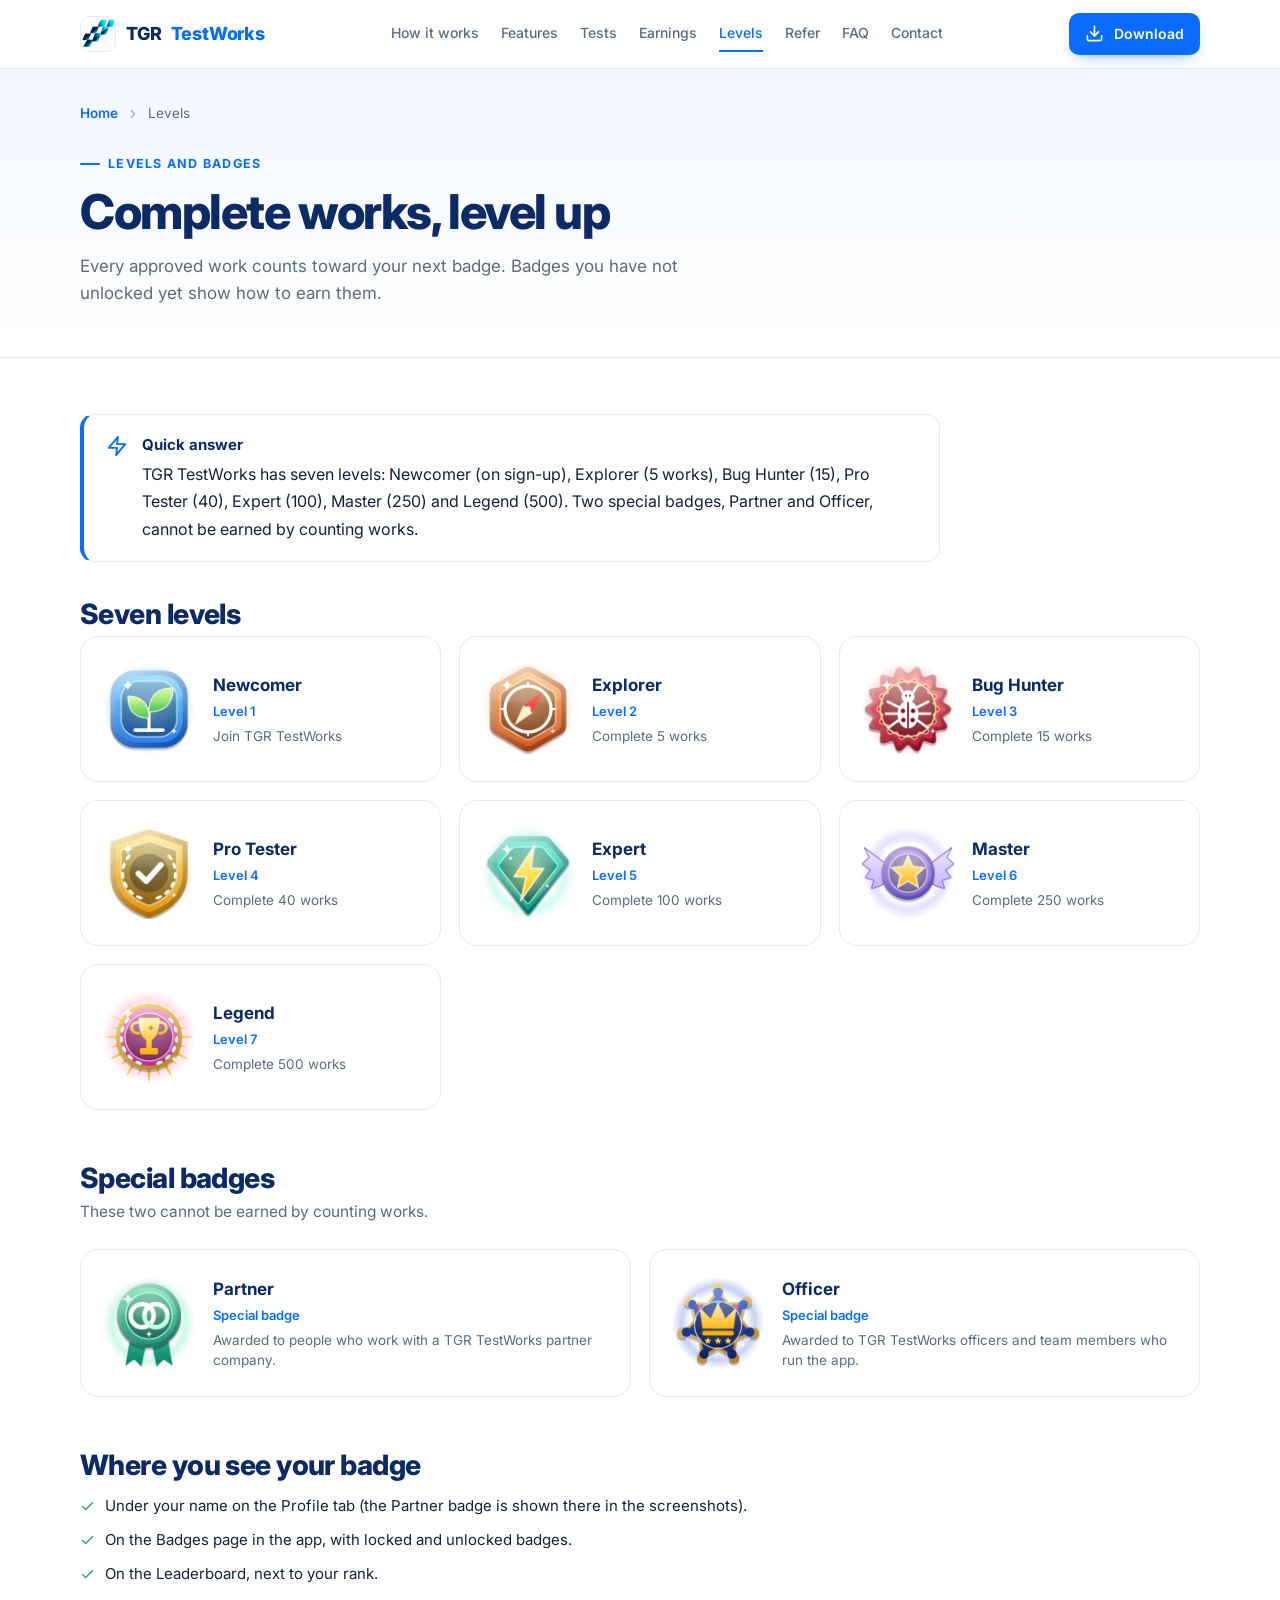
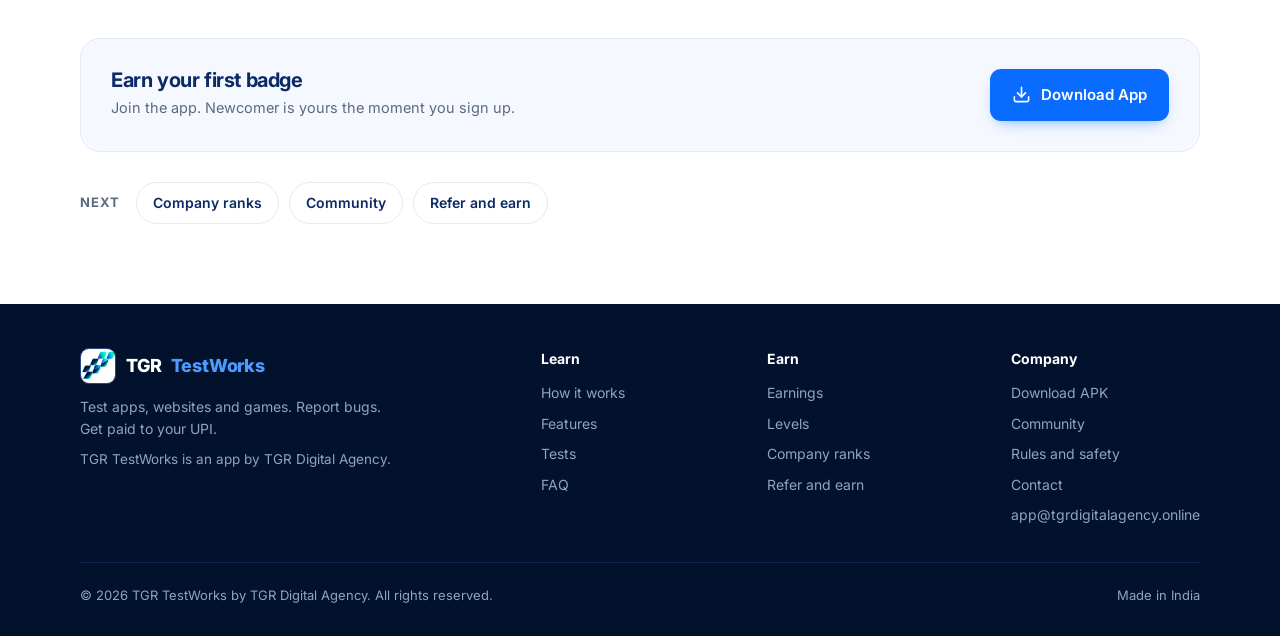
<file: levels.html>
<!doctype html>
<html lang="en-IN">
<head>
<meta charset="utf-8">
<meta name="viewport" content="width=device-width, initial-scale=1">
<title>Levels &amp; Badges – Newcomer to Legend | TGR TestWorks</title>
<meta name="description" content="TGR TestWorks has seven levels, Newcomer to Legend, plus Partner and Officer badges. See how many works unlock each badge and level up as you test.">
<meta name="keywords" content="TGR TestWorks, TGR Digital Agency app, TGR Digital Agency earning app, TGR Digital Agency testing app, levels and badges, earning app levels, Newcomer Explorer Bug Hunter, Pro Tester Expert Master Legend, tester badges, gamified earning app, app tester levels, badge rewards app, Partner badge, Officer badge, level up tester, bug hunter badge, legend tester badge, leaderboard tester, tester ranking app, complete works level up">
<meta name="robots" content="index,follow,max-image-preview:large,max-snippet:-1,max-video-preview:-1">
<meta name="googlebot" content="index,follow,max-image-preview:large,max-snippet:-1,max-video-preview:-1">
<meta name="author" content="TGR Digital Agency">
<meta name="publisher" content="TGR Digital Agency">
<meta name="application-name" content="TGR TestWorks">
<meta name="apple-mobile-web-app-title" content="TGR TestWorks">
<meta name="generator" content="Hand-built static site">
<meta name="theme-color" content="#0A6CFF">
<meta name="msapplication-TileColor" content="#0A6CFF">
<meta name="referrer" content="strict-origin-when-cross-origin">
<meta name="geo.region" content="IN">
<meta name="geo.placename" content="India">
<meta name="language" content="English">
<meta name="rating" content="general">
<link rel="canonical" href="https://tgrdigitalagency.online/levels.html">
<link rel="alternate" hreflang="en-IN" href="https://tgrdigitalagency.online/levels.html">
<link rel="alternate" hreflang="x-default" href="https://tgrdigitalagency.online/levels.html">
<meta property="og:type" content="website">
<meta property="og:site_name" content="TGR TestWorks">
<meta property="og:locale" content="en_IN">
<meta property="og:title" content="Levels &amp; Badges – Newcomer to Legend | TGR TestWorks">
<meta property="og:description" content="TGR TestWorks has seven levels, Newcomer to Legend, plus Partner and Officer badges. See how many works unlock each badge and level up as you test.">
<meta property="og:url" content="https://tgrdigitalagency.online/levels.html">
<meta property="og:image" content="https://tgrdigitalagency.online/assets/img/og-levels.jpg">
<meta property="og:image:secure_url" content="https://tgrdigitalagency.online/assets/img/og-levels.jpg">
<meta property="og:image:type" content="image/jpeg">
<meta property="og:image:width" content="1200">
<meta property="og:image:height" content="630">
<meta property="og:image:alt" content="TGR TestWorks levels and badges from Newcomer to Legend">
<meta name="twitter:card" content="summary_large_image">
<meta name="twitter:title" content="Levels &amp; Badges – Newcomer to Legend | TGR TestWorks">
<meta name="twitter:description" content="TGR TestWorks has seven levels, Newcomer to Legend, plus Partner and Officer badges. See how many works unlock each badge and level up as you test.">
<meta name="twitter:image" content="https://tgrdigitalagency.online/assets/img/og-levels.jpg">
<meta name="twitter:image:alt" content="TGR TestWorks levels and badges from Newcomer to Legend">
<link rel="icon" href="/favicon.ico" sizes="any">
<link rel="icon" type="image/png" sizes="32x32" href="/favicon-32x32.png">
<link rel="icon" type="image/png" sizes="16x16" href="/favicon-16x16.png">
<link rel="apple-touch-icon" sizes="180x180" href="/apple-touch-icon.png">
<link rel="manifest" href="/site.webmanifest">
<link rel="sitemap" type="application/xml" title="Sitemap" href="sitemap.xml">
<link rel="alternate" type="text/plain" title="LLM site summary" href="llms.txt">
<link rel="preconnect" href="https://fonts.googleapis.com">
<link rel="preconnect" href="https://fonts.gstatic.com" crossorigin>
<link href="https://fonts.googleapis.com/css2?family=Inter:wght@400;500;600;700;800&amp;display=swap" rel="stylesheet">
<style>

:root{--blue:#0A6CFF;--blue-d:#0757D1;--navy:#0B2A66;--navy-d:#031A3D;--teal:#00E5C3;--ink:#14213D;--body:#5B6B7F;--hint:#9AA7B8;--line:#E3EAF5;--bg:#F5F8FE;--soft:#EAF2FF;--green:#12A150}
*{box-sizing:border-box;margin:0;padding:0}
[hidden]{display:none!important}
html{scroll-behavior:smooth;scroll-padding-top:80px}
body{font-family:'Inter',system-ui,-apple-system,'Segoe UI',Roboto,sans-serif;color:var(--ink);background:#fff;line-height:1.6;-webkit-font-smoothing:antialiased;font-size:16px}
img{max-width:100%;height:auto;display:block}
a{color:inherit;text-decoration:none}
button{font:inherit;cursor:pointer;border:0;background:none;color:inherit}
.wrap{max-width:1160px;margin:0 auto;padding:0 20px}
.ico{width:1em;height:1em;stroke:currentColor;fill:none;stroke-width:2;stroke-linecap:round;stroke-linejoin:round;flex:none}
section{padding:84px 0}
.eyebrow{display:inline-flex;align-items:center;gap:8px;font-size:12.5px;font-weight:700;letter-spacing:.1em;text-transform:uppercase;color:var(--blue)}
.eyebrow::before{content:"";width:20px;height:2px;background:currentColor;border-radius:2px}
h1,h2,h3{color:var(--navy);letter-spacing:-.02em;line-height:1.15}
h2{font-size:clamp(27px,3.6vw,38px);font-weight:800;margin:10px 0 12px}
.lead{color:var(--body);font-size:17px;max-width:640px}
.head{margin-bottom:40px;display:flex;justify-content:space-between;align-items:flex-end;gap:24px;flex-wrap:wrap}
.head.center{display:block;text-align:center}.head.center .lead{margin:0 auto}.head.center .eyebrow::before{display:none}
.more{display:inline-flex;align-items:center;gap:8px;font-weight:600;font-size:15px;color:var(--blue);white-space:nowrap}
.more .ico{transition:.2s}.more:hover .ico{transform:translateX(4px)}
.btn{display:inline-flex;align-items:center;gap:10px;font-weight:600;font-size:15px;padding:14px 22px;border-radius:11px;transition:.18s}
.btn .ico{font-size:19px}
.btn-primary{background:var(--blue);color:#fff;box-shadow:0 6px 16px -8px rgba(10,108,255,.7)}
.btn-primary:hover{background:var(--blue-d);transform:translateY(-1px)}
.btn-line{border:1.5px solid var(--line);color:var(--navy);background:#fff}
.btn-line:hover{border-color:var(--blue);color:var(--blue)}
.btn-white{background:#fff;color:var(--navy)}
.btn-wa{background:#1FA855;color:#fff}.btn-wa:hover{background:#188a45}

header{position:sticky;top:0;z-index:50;background:rgba(255,255,255,.96);backdrop-filter:blur(8px);border-bottom:1px solid var(--line)}
.nav{display:flex;align-items:center;justify-content:space-between;height:68px;gap:20px}
.brand{display:flex;align-items:center;gap:10px;font-weight:800;color:var(--navy);font-size:18px;letter-spacing:-.01em;white-space:nowrap}
.brand img{width:36px;height:36px;border-radius:9px;border:1px solid var(--line)}
.brand span{color:var(--blue)}
.links{display:flex;gap:22px;font-size:14px;font-weight:500;color:var(--body)}
.links a{padding:6px 0;border-bottom:2px solid transparent}
.links a:hover{color:var(--blue)}.links a.on{color:var(--blue);border-color:var(--blue)}
.nav .btn{padding:10px 16px;font-size:14px;border-radius:10px}
.burger{display:none;font-size:24px;color:var(--navy)}
@media(max-width:1020px){
  .links{position:absolute;top:68px;left:0;right:0;background:#fff;flex-direction:column;gap:0;padding:6px 20px 14px;border-bottom:1px solid var(--line);display:none}
  .links.open{display:flex}.links a{padding:12px 0;border-bottom:1px solid var(--line)}
  .burger{display:block}.nav .btn{display:none}
}

/* hero */
.hero{padding:60px 0 70px;background:linear-gradient(180deg,#F2F7FF,#fff);border-bottom:1px solid var(--line);overflow:hidden}
.hero-grid{display:grid;grid-template-columns:1.05fr .95fr;gap:40px;align-items:center}
.pill{display:inline-flex;align-items:center;gap:8px;background:#fff;border:1px solid var(--line);border-radius:99px;padding:6px 14px 6px 8px;font-size:13px;font-weight:600;color:var(--navy);margin-bottom:22px}
.pill i{display:grid;place-items:center;width:22px;height:22px;border-radius:50%;background:var(--green);color:#fff;font-size:12px}
.hero h1{font-size:clamp(35px,5.2vw,58px);font-weight:800;line-height:1.05;letter-spacing:-.035em}
.hero h1 em{font-style:normal;color:var(--blue)}
.hero p.lead{margin:20px 0 28px;font-size:18px}
.cta{display:flex;flex-wrap:wrap;gap:12px}
.meta{display:flex;flex-wrap:wrap;gap:8px 22px;margin-top:22px;font-size:13.5px;color:var(--body)}
.meta span{display:inline-flex;align-items:center;gap:7px}.meta .ico{color:var(--green);font-size:16px}
.hero-art{position:relative;height:560px}
.phone{position:absolute;width:250px;border-radius:38px;padding:8px;background:#0B1630;box-shadow:0 30px 60px -24px rgba(11,42,102,.45),0 0 0 1.5px #2A3A63 inset}
.phone img{border-radius:30px;width:100%;background:#fff}
.phone.a{left:6%;top:48px;transform:rotate(-4deg);z-index:1}
.phone.b{right:4%;top:0;z-index:2;transform:rotate(3deg)}
.float{position:absolute;z-index:3;background:#fff;border:1px solid var(--line);border-radius:14px;padding:10px 14px;display:flex;align-items:center;gap:10px;font-size:13px;box-shadow:0 14px 30px -14px rgba(11,42,102,.35)}
.float b{display:block;color:var(--navy);font-size:15px;line-height:1.2}.float small{color:var(--body);font-size:12px}
.float img{width:34px;height:34px;object-fit:contain}
.float .ic{width:36px;height:36px;border-radius:10px;display:grid;place-items:center;font-size:19px;background:#E5F7EC;color:var(--green)}
.float.f1{left:-2%;bottom:70px}.float.f2{right:-1%;bottom:20px}
@media(max-width:940px){.hero-grid{grid-template-columns:1fr}.hero-art{height:520px;max-width:520px;margin:10px auto 0;width:100%}}
@media(max-width:480px){.phone{width:200px}.hero-art{height:430px}.float{display:none}}

.stats-grid{display:grid;grid-template-columns:repeat(4,1fr);border-bottom:1px solid var(--line)}
.stat{padding:28px 20px;display:flex;gap:14px;align-items:center;border-right:1px solid var(--line)}
.stat:last-child{border-right:0}
.stat .ic{width:46px;height:46px;border-radius:12px;background:var(--soft);color:var(--blue);display:grid;place-items:center;font-size:23px;flex:none}
.stat b{display:block;font-size:26px;color:var(--navy);font-weight:800;line-height:1.1;letter-spacing:-.02em}
.stat>div>span{font-size:13.5px;color:var(--body)}
@media(max-width:860px){.stats-grid{grid-template-columns:1fr 1fr}.stat:nth-child(2){border-right:0}.stat:nth-child(-n+2){border-bottom:1px solid var(--line)}}
@media(max-width:420px){.stat{padding:20px 12px;gap:10px}.stat b{font-size:22px}.stat .ic{width:38px;height:38px;font-size:19px}}

.bg-soft{background:var(--bg);border-top:1px solid var(--line);border-bottom:1px solid var(--line)}

/* compact how */
.mini-steps{display:grid;grid-template-columns:repeat(4,1fr);border:1px solid var(--line);border-radius:18px;overflow:hidden;background:#fff}
.ms{padding:26px 24px;border-right:1px solid var(--line);position:relative}
.ms:last-child{border-right:0}
.ms .n{font-size:13px;font-weight:700;color:var(--blue);letter-spacing:.08em}
.ms .ico{font-size:26px;color:var(--navy);margin:14px 0 12px;display:block}
.ms h3{font-size:17px;margin-bottom:5px}.ms p{font-size:14px;color:var(--body);line-height:1.5}
@media(max-width:900px){.mini-steps{grid-template-columns:1fr 1fr}.ms:nth-child(2){border-right:0}.ms:nth-child(-n+2){border-bottom:1px solid var(--line)}}
@media(max-width:520px){.mini-steps{grid-template-columns:1fr}.ms{border-right:0!important;border-bottom:1px solid var(--line)}.ms:last-child{border-bottom:0}}

/* compact features */
.feat-split{display:grid;grid-template-columns:.8fr 1.2fr;gap:36px;align-items:center}
.feat-art{background:#fff;border:1px solid var(--line);border-radius:20px;padding:12px;overflow:hidden}
.feat-art img{border-radius:12px;width:100%}
.flist{display:grid;grid-template-columns:1fr 1fr;gap:6px 28px}
.fi{display:flex;gap:14px;padding:16px 0;border-bottom:1px solid var(--line)}
.fi .ico{font-size:22px;color:var(--blue);margin-top:3px}
.fi b{display:block;color:var(--navy);font-size:15.5px;line-height:1.3}.fi span{font-size:13.8px;color:var(--body);line-height:1.5;display:block;margin-top:2px}
@media(max-width:940px){.feat-split{grid-template-columns:1fr}.flist{grid-template-columns:1fr}}

/* slider */
.slider-wrap{position:relative}
.slider{overflow-x:auto;scrollbar-width:none;-ms-overflow-style:none;cursor:grab;user-select:none;-webkit-user-select:none;-webkit-mask-image:linear-gradient(90deg,transparent,#000 5%,#000 95%,transparent);mask-image:linear-gradient(90deg,transparent,#000 5%,#000 95%,transparent);padding:8px 0}
.slider::-webkit-scrollbar{display:none}
.slider.drag{cursor:grabbing}
.strack{display:flex;gap:28px;width:max-content;padding:0 14px}
.slide{width:230px;flex:none;text-align:center}
.slide .phone{position:relative;width:100%;transform:none}
.slide img{-webkit-user-drag:none;pointer-events:none}
.slide h3{font-size:16px;margin:18px 0 2px}.slide p{font-size:13.5px;color:var(--body)}
.arrows{display:flex;gap:10px;justify-content:center;margin-top:26px}
.arrow{width:46px;height:46px;border-radius:50%;border:1.5px solid var(--line);background:#fff;display:grid;place-items:center;font-size:20px;color:var(--navy);transition:.2s}
.arrow:hover{border-color:var(--blue);color:var(--blue)}

/* test cards */
.chips{display:flex;gap:8px;flex-wrap:wrap;margin-bottom:22px}
.chip{display:inline-flex;align-items:center;gap:8px;padding:9px 16px;border-radius:99px;border:1.5px solid var(--line);background:#fff;font-size:14px;font-weight:600;color:var(--navy)}
.chip .ico{font-size:16px}.chip.on{background:var(--navy);border-color:var(--navy);color:#fff}
.list{display:grid;grid-template-columns:repeat(3,1fr);gap:18px}
.job{background:#fff;border:1px solid var(--line);border-radius:16px;overflow:hidden;display:flex;flex-direction:column}
.job-top{display:flex;gap:14px;padding:20px 20px 14px;align-items:flex-start}
.job-logo{width:50px;height:50px;border-radius:13px;display:grid;place-items:center;font-size:25px;flex:none;color:#fff}
.job h3{font-size:16px}.job .co{font-size:13px;color:var(--body);margin-top:2px}
.tags{display:flex;gap:7px;flex-wrap:wrap;padding:0 20px 18px}
.tag{display:inline-flex;align-items:center;gap:6px;font-size:12.5px;font-weight:600;padding:5px 10px;border-radius:99px}
.tag .ico{font-size:13px}
.t-plat{background:var(--soft);color:var(--blue)}.t-kind{background:#F1EAFE;color:#6D3BD2}.t-pay{background:#E5F7EC;color:#0E7D3D}
.job-foot{margin-top:auto;border-top:1px solid var(--line);padding:12px 20px;display:flex;justify-content:space-between;align-items:center;font-size:13px;color:var(--body)}
.job-foot b{color:var(--blue);font-weight:600;display:inline-flex;align-items:center;gap:4px}
.job.live{border-color:#BFE5CF}.job.live .job-foot{background:#F0FAF4;color:#0E7D3D;font-weight:600}
.note{margin-top:20px;font-size:13.5px;color:var(--body);display:flex;gap:8px;align-items:flex-start}
.note .ico{margin-top:3px;color:var(--blue)}
@media(max-width:940px){.list{grid-template-columns:1fr 1fr}}@media(max-width:560px){.list{grid-template-columns:1fr}}

/* dark */
.dark{background:var(--navy-d);color:#C9D6EE}
.dark h2,.dark h3{color:#fff}.dark .lead{color:#A9BAD8}.dark .eyebrow{color:var(--teal)}
.dark .more{color:#7FB2FF}
.earn{display:grid;grid-template-columns:1fr 1fr;gap:56px;align-items:center}
.flow{display:grid;margin-top:26px}
.flow div{display:flex;gap:16px;padding-bottom:20px;position:relative}
.flow div:not(:last-child)::before{content:"";position:absolute;left:19px;top:42px;bottom:2px;width:2px;background:#1E3A73}
.flow i{width:40px;height:40px;border-radius:50%;background:#0F2C63;border:1.5px solid #27498F;color:var(--teal);display:grid;place-items:center;font-size:18px;flex:none;font-style:normal}
.flow b{display:block;color:#fff;font-size:16px;margin-bottom:2px}.flow span{font-size:14px;color:#A9BAD8}
.panel{background:#0B2557;border:1px solid #1B3A78;border-radius:20px;padding:26px}
.rule{display:flex;align-items:center;gap:16px;padding-bottom:20px;border-bottom:1px solid #1B3A78;margin-bottom:20px}
.rule .rico{width:54px;height:54px;border-radius:14px;background:var(--blue);display:grid;place-items:center;font-size:27px;color:#fff}
.rule small{color:#9FB3D6;font-size:13px}.rule b{display:block;font-size:34px;color:#fff;letter-spacing:-.02em;line-height:1.1}
.upi-title{font-size:12.5px;color:#9FB3D6;margin-bottom:12px;font-weight:700;letter-spacing:.08em;text-transform:uppercase}
.upilogos{display:grid;grid-template-columns:repeat(4,1fr);gap:10px;margin-bottom:12px}
.upilogos div{background:#fff;border-radius:14px;padding:12px 6px 10px;text-align:center;font-size:12px;font-weight:600;color:var(--navy)}
.upilogos img{width:44px;height:44px;border-radius:11px;margin:0 auto 6px}
.upis{display:flex;flex-wrap:wrap;gap:8px}
.upis span{padding:7px 13px;border-radius:10px;background:#0F2C63;border:1px solid #234583;color:#fff;font-size:13px;font-weight:500}
@media(max-width:900px){.earn{grid-template-columns:1fr;gap:36px}}

/* badge strips */
.bstrip{display:grid;grid-template-columns:repeat(7,1fr);gap:14px}
.bcard{text-align:center;background:#fff;border:1px solid var(--line);border-radius:16px;padding:22px 8px 16px}
.bcard img{width:76px;height:76px;object-fit:contain;margin:0 auto 10px}
.bcard b{display:block;font-size:14.5px;color:var(--navy)}.bcard small{font-size:12px;color:var(--body)}
@media(max-width:1000px){.bstrip{grid-template-columns:repeat(4,1fr)}}@media(max-width:560px){.bstrip{grid-template-columns:repeat(2,1fr)}}
.rstrip{display:grid;grid-template-columns:repeat(10,1fr);gap:10px}
.rcard{text-align:center}
.rcard img{width:100%;max-width:110px;margin:0 auto 6px}
.rcard b{display:block;font-size:12.5px;color:var(--navy);line-height:1.25}
@media(max-width:1000px){.rstrip{grid-template-columns:repeat(5,1fr)}}@media(max-width:520px){.rstrip{grid-template-columns:repeat(2,1fr)}}

/* refer */
.refer{background:var(--blue);border-radius:24px;color:#fff;display:grid;grid-template-columns:1.1fr .9fr;gap:30px;align-items:center;overflow:hidden;position:relative}
.refer .txt{padding:48px 0 48px 48px}
.refer h2{color:#fff;margin-top:12px}.refer .eyebrow{color:#fff}
.refer p{color:#D6E5FF;margin-bottom:24px;max-width:480px}
.refer .art{padding:20px 28px 20px 0}
.refer .art img{border-radius:16px;box-shadow:0 20px 40px -20px rgba(0,0,0,.4)}
@media(max-width:860px){.refer{grid-template-columns:1fr}.refer .txt{padding:32px 24px 8px}.refer .art{padding:8px 24px 28px}}

/* community */
.comm{display:grid;grid-template-columns:.9fr 1.1fr;gap:56px;align-items:center}
.big{background:#fff;border:1px solid var(--line);border-radius:24px;padding:40px;text-align:center}
.big .num{font-size:clamp(64px,10vw,96px);font-weight:800;color:var(--blue);letter-spacing:-.05em;line-height:1}
.big p{color:var(--navy);font-weight:600;font-size:18px;margin-top:6px}
.big small{color:var(--body);font-size:14px;display:block;margin-top:4px}
.pts{display:grid;gap:18px}
.pt{display:flex;gap:16px}
.pt .ic{width:44px;height:44px;border-radius:11px;background:var(--soft);color:var(--blue);display:grid;place-items:center;font-size:22px;flex:none}
.pt b{display:block;color:var(--navy);font-size:16.5px}.pt span{font-size:14.5px;color:var(--body)}
@media(max-width:900px){.comm{grid-template-columns:1fr;gap:32px}}

/* cards generic */
.grid3{display:grid;grid-template-columns:repeat(3,1fr);gap:18px}
.grid2{display:grid;grid-template-columns:repeat(2,1fr);gap:18px}
@media(max-width:900px){.grid3{grid-template-columns:1fr 1fr}}@media(max-width:600px){.grid3,.grid2{grid-template-columns:1fr}}
.card{background:#fff;border:1px solid var(--line);border-radius:16px;padding:24px 22px}
.card .ico{font-size:24px;color:var(--blue);margin-bottom:14px;display:block}
.card h3{font-size:16.5px;margin-bottom:6px}.card p{font-size:14.2px;color:var(--body);line-height:1.55}

/* faq */
.faq{max-width:780px;margin:0 auto;display:grid;gap:10px}
.faq details{background:#fff;border:1px solid var(--line);border-radius:14px;padding:0 22px}
.faq summary{list-style:none;cursor:pointer;display:flex;justify-content:space-between;align-items:center;gap:16px;padding:18px 0;font-weight:600;color:var(--navy);font-size:16px}
.faq summary::-webkit-details-marker{display:none}
.faq summary .ico{transition:.2s;color:var(--blue);font-size:20px}
.faq details[open] summary .ico{transform:rotate(180deg)}.faq details[open]{border-color:#BBD3FA}
.faq p{padding:0 0 20px;color:var(--body);font-size:15px}

.final{background:var(--navy-d);color:#fff;text-align:center;padding:84px 0}
.final img{width:74px;height:74px;border-radius:18px;margin:0 auto 22px;border:1px solid #27498F}
.final h2{color:#fff;font-size:clamp(28px,4.4vw,44px);margin-top:0}
.final p{color:#A9BAD8;max-width:520px;margin:0 auto 28px}
.final .cta{justify-content:center}
footer{background:#02122C;color:#8FA3C7;padding:44px 0 30px;font-size:14px}
.fgrid{display:flex;justify-content:space-between;gap:32px;flex-wrap:wrap;padding-bottom:28px;border-bottom:1px solid #12274F}
footer .brand{color:#fff}footer .brand img{border-color:#27498F}
footer p{max-width:320px;margin-top:12px;line-height:1.55}
footer .col b{display:block;color:#fff;font-size:14px;margin-bottom:12px}
footer .col a{display:block;margin-bottom:8px}footer .col a:hover{color:#fff}
.copy{padding-top:22px;display:flex;justify-content:space-between;flex-wrap:wrap;gap:8px;font-size:13px}

.sticky{display:none}
@media(max-width:700px){
  section{padding:60px 0}
  .sticky{display:flex;position:fixed;left:12px;right:12px;bottom:12px;z-index:60;transform:translateY(120%);transition:.3s}
  .sticky.show{transform:none}
  .sticky .btn{width:100%;justify-content:center;box-shadow:0 12px 30px -8px rgba(10,108,255,.7)}
  footer{padding-bottom:90px}
}
.reveal{opacity:0;transform:translateY(16px);transition:.6s ease}.reveal.in{opacity:1;transform:none}

/* ===== detail pages ===== */
.page:not([hidden]){animation:pg .35s ease}
@keyframes pg{from{opacity:0;transform:translateY(8px)}to{opacity:1;transform:none}}
.phead{background:linear-gradient(180deg,#F2F7FF,#fff);border-bottom:1px solid var(--line);padding:34px 0 50px}
.crumb{display:flex;align-items:center;gap:8px;font-size:13.5px;color:var(--body);margin-bottom:22px}
.crumb a{color:var(--blue);font-weight:600}.crumb .ico{font-size:14px;color:var(--hint)}
.phead-grid{display:grid;grid-template-columns:1.3fr .7fr;gap:40px;align-items:center}
.phead h1{font-size:clamp(32px,4.6vw,48px);font-weight:800;letter-spacing:-.03em;margin:10px 0 14px}
.phead .art img{max-height:240px;margin-left:auto;object-fit:contain}
.phead.nophoto .phead-grid{grid-template-columns:1fr}
@media(max-width:800px){.phead-grid{grid-template-columns:1fr}.phead .art{display:none}}
.pbody{padding:56px 20px 20px}
.pbody section,.blk{padding:0 0 52px}
.blk h2{font-size:clamp(22px,2.8vw,28px);margin:0 0 6px}
.blk>.lead{font-size:15.5px;margin-bottom:24px}
.blk>h2+.grid3,.blk>h2+.grid2,.blk>h2+.rows{margin-top:22px}
.rows{display:grid;gap:0;border:1px solid var(--line);border-radius:16px;overflow:hidden;background:#fff}
.row{display:grid;grid-template-columns:56px 1fr;gap:18px;padding:22px 24px;border-bottom:1px solid var(--line)}
.row:last-child{border-bottom:0}
.row .num{width:40px;height:40px;border-radius:50%;background:var(--blue);color:#fff;font-weight:700;display:grid;place-items:center;font-size:15px}
.row h3{font-size:17px;margin-bottom:4px}.row p,.row li{font-size:14.5px;color:var(--body)}
.row ul{padding-left:18px;margin-top:6px}
.split{display:grid;grid-template-columns:1fr 1fr;gap:36px;align-items:center}
.split.rev>:first-child{order:2}
.split .shot-img{display:flex;justify-content:center}
.split .phone{position:relative;transform:none;width:250px}
@media(max-width:800px){.split{grid-template-columns:1fr}.split.rev>:first-child{order:0}}
.ticks{list-style:none;display:grid;gap:10px;margin-top:12px}
.ticks li{display:flex;gap:10px;font-size:15px;color:var(--ink)}
.ticks .ico{color:var(--green);margin-top:5px;flex:none}
.callout{display:flex;gap:14px;background:var(--soft);border:1px solid #CFE0FB;border-radius:14px;padding:16px 18px;font-size:14.5px;color:var(--navy)}
.callout .ico{font-size:22px;color:var(--blue);margin-top:2px}
.pcta{background:var(--bg);border:1px solid var(--line);border-radius:20px;padding:30px;display:flex;justify-content:space-between;align-items:center;gap:20px;flex-wrap:wrap;margin-bottom:30px}
.pcta h3{font-size:20px}.pcta p{color:var(--body);font-size:14.5px;margin-top:4px}
.related{display:flex;flex-wrap:wrap;gap:10px;margin-bottom:60px;align-items:center}
.related b{font-size:13px;color:var(--body);margin-right:6px;text-transform:uppercase;letter-spacing:.08em}
.related a{padding:9px 16px;border:1.5px solid var(--line);border-radius:99px;font-size:14px;font-weight:600;color:var(--navy);background:#fff}
.related a:hover{border-color:var(--blue);color:var(--blue)}
.bigbadges{display:grid;grid-template-columns:repeat(3,1fr);gap:18px}
.bb{background:#fff;border:1px solid var(--line);border-radius:18px;padding:26px 22px;display:flex;gap:18px;align-items:center}
.bb img{width:92px;height:92px;object-fit:contain;flex:none}
.bb b{display:block;font-size:17px;color:var(--navy)}.bb small{display:block;color:var(--blue);font-weight:600;font-size:13px;margin:2px 0 4px}.bb p{font-size:13.5px;color:var(--body);line-height:1.5}
@media(max-width:900px){.bigbadges{grid-template-columns:1fr 1fr}}@media(max-width:600px){.bigbadges{grid-template-columns:1fr}}
.rank-list{display:grid;gap:14px}
.rk{display:grid;grid-template-columns:110px 1fr;gap:22px;align-items:center;background:#fff;border:1px solid var(--line);border-radius:18px;padding:18px 24px}
.rk img{width:100px;margin:0 auto}
.rk b{font-size:18px;color:var(--navy);display:block}.rk small{font-size:13px;font-weight:600;display:block;margin:1px 0 5px}.rk p{font-size:14.5px;color:var(--body)}
@media(max-width:560px){.rk{grid-template-columns:80px 1fr;gap:14px;padding:14px}.rk img{width:76px}}
.contact-grid{display:grid;grid-template-columns:repeat(3,1fr);gap:18px}
@media(max-width:800px){.contact-grid{grid-template-columns:1fr}}
.cc{background:#fff;border:1px solid var(--line);border-radius:18px;padding:26px;display:flex;flex-direction:column;gap:6px}
.cc .ico{font-size:28px;color:var(--blue);margin-bottom:10px}
.cc b{font-size:17px;color:var(--navy)}.cc span{font-size:14.5px;color:var(--body);word-break:break-word}.cc .btn{margin-top:14px;align-self:flex-start;padding:11px 18px;font-size:14px}
.statbox{display:grid;grid-template-columns:repeat(3,1fr);gap:18px}
@media(max-width:700px){.statbox{grid-template-columns:1fr}}
.sb{background:#fff;border:1px solid var(--line);border-radius:18px;padding:28px;text-align:center}
.sb b{display:block;font-size:44px;font-weight:800;color:var(--blue);letter-spacing:-.03em;line-height:1.1}.sb span{color:var(--navy);font-weight:600;font-size:15px}
@media(prefers-reduced-motion:reduce){.reveal{opacity:1;transform:none;transition:none}html{scroll-behavior:auto}.page:not([hidden]){animation:none}}

/* ===== multi-page additions ===== */
.skip{position:absolute;left:-9999px;top:8px;background:#fff;color:var(--navy);padding:10px 16px;border-radius:10px;z-index:200;font-weight:700;box-shadow:0 8px 24px rgba(0,0,0,.2)}
.skip:focus{left:12px}
:focus-visible{outline:3px solid var(--blue);outline-offset:2px;border-radius:6px}
.links a.on{color:var(--blue)}
.quick{display:flex;gap:14px;align-items:flex-start;background:#fff;border:1px solid var(--line);border-left:4px solid var(--blue);border-radius:14px;padding:18px 22px;margin:0 0 36px;max-width:860px}
.quick .ico{font-size:22px;color:var(--blue);flex:none;margin-top:2px}
.quick b{display:block;color:var(--navy);font-size:15px;margin-bottom:4px}
.quick p{color:var(--ink);font-size:16px;line-height:1.7;margin:0}
.bg-soft .quick{max-width:none;margin-bottom:28px}
.facts{display:grid;grid-template-columns:repeat(4,1fr);gap:1px;background:var(--line);border:1px solid var(--line);border-radius:16px;overflow:hidden;margin:0}
.facts>div{background:#fff;padding:16px 20px}
.facts dt{font-size:13.5px;color:var(--body)}
.facts dd{font-weight:700;color:var(--navy);margin:2px 0 0;font-size:16px}
.phead .art .phone{width:210px;margin-left:auto}
.phead .art .phone img{max-height:250px;height:250px;width:100%;margin:0;box-shadow:none;object-fit:cover;object-position:top}
.totop{position:fixed;right:16px;bottom:16px;width:44px;height:44px;border-radius:50%;border:0;background:var(--navy);color:#fff;display:grid;place-items:center;cursor:pointer;opacity:0;pointer-events:none;transition:.25s;z-index:55;box-shadow:0 8px 22px -6px rgba(11,42,102,.6)}
.totop.show{opacity:1;pointer-events:auto}
.totop .ico{width:20px;height:20px}
@media(max-width:760px){.totop{bottom:76px}}
@media(max-width:900px){.facts{grid-template-columns:repeat(2,1fr)}}
.facts.c3{grid-template-columns:repeat(3,1fr)}
@media(max-width:900px){.facts.c3{grid-template-columns:repeat(2,1fr)}}
body[data-nosticky] .sticky{display:none!important}

</style>
<noscript><style>.reveal{opacity:1!important;transform:none!important}</style></noscript>
<script type="application/ld+json">{"@context":"https://schema.org","@graph":[{"@type":"Organization","@id":"https://tgrdigitalagency.online/#organization","name":"TGR Digital Agency","url":"https://tgrdigitalagency.online/","logo":{"@type":"ImageObject","url":"https://tgrdigitalagency.online/assets/img/logo-512.png","width":512,"height":512},"email":"app@tgrdigitalagency.online","telephone":"+918941801033","contactPoint":[{"@type":"ContactPoint","contactType":"customer support","telephone":"+918941801033","email":"app@tgrdigitalagency.online","areaServed":"IN","availableLanguage":["English","Hindi"]}]},{"@type":"WebSite","@id":"https://tgrdigitalagency.online/#website","url":"https://tgrdigitalagency.online/","name":"TGR TestWorks","description":"Free Android app by TGR Digital Agency to test apps, websites and games, report bugs and earn rewards withdrawable to UPI.","publisher":{"@id":"https://tgrdigitalagency.online/#organization"},"inLanguage":"en-IN"},{"@type":"WebPage","@id":"https://tgrdigitalagency.online/levels.html#webpage","url":"https://tgrdigitalagency.online/levels.html","name":"Levels & Badges – Newcomer to Legend | TGR TestWorks","description":"TGR TestWorks has seven levels, Newcomer to Legend, plus Partner and Officer badges. See how many works unlock each badge and level up as you test.","inLanguage":"en-IN","isPartOf":{"@id":"https://tgrdigitalagency.online/#website"},"about":{"@id":"https://tgrdigitalagency.online/#app"},"publisher":{"@id":"https://tgrdigitalagency.online/#organization"},"primaryImageOfPage":{"@type":"ImageObject","url":"https://tgrdigitalagency.online/assets/img/og-levels.jpg","width":1200,"height":630},"datePublished":"2026-11-22","dateModified":"2026-11-22","keywords":"TGR TestWorks, TGR Digital Agency app, TGR Digital Agency earning app, TGR Digital Agency testing app, levels and badges, earning app levels, Newcomer Explorer Bug Hunter, Pro Tester Expert Master Legend, tester badges, gamified earning app, app tester levels, badge rewards app, Partner badge, Officer badge, level up tester, bug hunter badge, legend tester badge, leaderboard tester, tester ranking app, complete works level up","speakable":{"@type":"SpeakableSpecification","cssSelector":[".quick p","h1"]},"breadcrumb":{"@id":"https://tgrdigitalagency.online/levels.html#breadcrumb"}},{"@type":"BreadcrumbList","@id":"https://tgrdigitalagency.online/levels.html#breadcrumb","itemListElement":[{"@type":"ListItem","position":1,"name":"Home","item":"https://tgrdigitalagency.online/"},{"@type":"ListItem","position":2,"name":"Levels","item":"https://tgrdigitalagency.online/levels.html"}]},{"@type":"ItemList","name":"TGR TestWorks levels","itemListElement":[{"@type":"ListItem","position":1,"name":"Newcomer","description":"Join TGR TestWorks"},{"@type":"ListItem","position":2,"name":"Explorer","description":"Complete 5 works"},{"@type":"ListItem","position":3,"name":"Bug Hunter","description":"Complete 15 works"},{"@type":"ListItem","position":4,"name":"Pro Tester","description":"Complete 40 works"},{"@type":"ListItem","position":5,"name":"Expert","description":"Complete 100 works"},{"@type":"ListItem","position":6,"name":"Master","description":"Complete 250 works"},{"@type":"ListItem","position":7,"name":"Legend","description":"Complete 500 works"}]}]}</script>
</head>
<body>
<a class="skip" href="#content">Skip to content</a>
<svg width="0" height="0" style="position:absolute" aria-hidden="true">
 <symbol id="i-download" viewBox="0 0 24 24"><path d="M21 15v4a2 2 0 0 1-2 2H5a2 2 0 0 1-2-2v-4"/><polyline points="7 10 12 15 17 10"/><line x1="12" y1="15" x2="12" y2="3"/></symbol>
 <symbol id="i-shield" viewBox="0 0 24 24"><path d="M12 22s8-4 8-10V5l-8-3-8 3v7c0 6 8 10 8 10z"/><path d="m9 12 2 2 4-4"/></symbol>
 <symbol id="i-wallet" viewBox="0 0 24 24"><path d="M19 7V4a1 1 0 0 0-1-1H5a2 2 0 0 0 0 4h15a1 1 0 0 1 1 1v4h-3a2 2 0 0 0 0 4h3a1 1 0 0 0 1-1v-2a1 1 0 0 0-1-1"/><path d="M3 5v14a2 2 0 0 0 2 2h15a1 1 0 0 0 1-1v-4"/></symbol>
 <symbol id="i-bug" viewBox="0 0 24 24"><path d="m8 2 1.88 1.88"/><path d="M14.12 3.88 16 2"/><path d="M9 7.13v-1a3.003 3.003 0 1 1 6 0v1"/><path d="M12 20c-3.3 0-6-2.7-6-6v-3a4 4 0 0 1 4-4h4a4 4 0 0 1 4 4v3c0 3.3-2.7 6-6 6"/><path d="M12 20v-9"/><path d="M6.53 9C4.6 8.8 3 7.1 3 5"/><path d="M6 13H2"/><path d="M3 21c0-2.1 1.7-3.9 3.8-4"/><path d="M20.97 5c0 2.1-1.6 3.8-3.5 4"/><path d="M22 13h-4"/><path d="M17.2 17c2.1.1 3.8 1.9 3.8 4"/></symbol>
 <symbol id="i-compass" viewBox="0 0 24 24"><circle cx="12" cy="12" r="10"/><polygon points="16.24 7.76 14.12 14.12 7.76 16.24 9.88 9.88 16.24 7.76"/></symbol>
 <symbol id="i-users" viewBox="0 0 24 24"><path d="M16 21v-2a4 4 0 0 0-4-4H6a4 4 0 0 0-4 4v2"/><circle cx="9" cy="7" r="4"/><path d="M22 21v-2a4 4 0 0 0-3-3.87"/><path d="M16 3.13a4 4 0 0 1 0 7.75"/></symbol>
 <symbol id="i-gift" viewBox="0 0 24 24"><rect x="3" y="8" width="18" height="4" rx="1"/><path d="M12 8v13"/><path d="M19 12v7a2 2 0 0 1-2 2H7a2 2 0 0 1-2-2v-7"/><path d="M7.5 8a2.5 2.5 0 0 1 0-5A4.8 8 0 0 1 12 8a4.8 8 0 0 1 4.5-5 2.5 2.5 0 0 1 0 5"/></symbol>
 <symbol id="i-trophy" viewBox="0 0 24 24"><path d="M6 9H4.5a2.5 2.5 0 0 1 0-5H6"/><path d="M18 9h1.5a2.5 2.5 0 0 0 0-5H18"/><path d="M4 22h16"/><path d="M10 14.66V17c0 .55-.47.98-.97 1.21C7.85 18.75 7 20.24 7 22"/><path d="M14 14.66V17c0 .55.47.98.97 1.21C16.15 18.75 17 20.24 17 22"/><path d="M18 2H6v7a6 6 0 0 0 12 0V2Z"/></symbol>
 <symbol id="i-bell" viewBox="0 0 24 24"><path d="M6 8a6 6 0 0 1 12 0c0 7 3 9 3 9H3s3-2 3-9"/><path d="M10.3 21a1.94 1.94 0 0 0 3.4 0"/></symbol>
 <symbol id="i-phone" viewBox="0 0 24 24"><rect x="5" y="2" width="14" height="20" rx="2"/><path d="M12 18h.01"/></symbol>
 <symbol id="i-globe" viewBox="0 0 24 24"><circle cx="12" cy="12" r="10"/><path d="M2 12h20"/><path d="M12 2a15.3 15.3 0 0 1 4 10 15.3 15.3 0 0 1-4 10 15.3 15.3 0 0 1-4-10 15.3 15.3 0 0 1 4-10z"/></symbol>
 <symbol id="i-gamepad" viewBox="0 0 24 24"><line x1="6" x2="10" y1="12" y2="12"/><line x1="8" x2="8" y1="10" y2="14"/><line x1="15" x2="15.01" y1="13" y2="13"/><line x1="18" x2="18.01" y1="11" y2="11"/><rect width="20" height="12" x="2" y="6" rx="2"/></symbol>
 <symbol id="i-monitor" viewBox="0 0 24 24"><rect width="20" height="14" x="2" y="3" rx="2"/><line x1="8" x2="16" y1="21" y2="21"/><line x1="12" x2="12" y1="17" y2="21"/></symbol>
 <symbol id="i-check" viewBox="0 0 24 24"><path d="M20 6 9 17l-5-5"/></symbol>
 <symbol id="i-lock" viewBox="0 0 24 24"><rect width="18" height="11" x="3" y="11" rx="2"/><path d="M7 11V7a5 5 0 0 1 10 0v4"/></symbol>
 <symbol id="i-zap" viewBox="0 0 24 24"><path d="M13 2 3 14h9l-1 8 10-12h-9l1-8z"/></symbol>
 <symbol id="i-clock" viewBox="0 0 24 24"><circle cx="12" cy="12" r="10"/><polyline points="12 6 12 12 16 14"/></symbol>
 <symbol id="i-support" viewBox="0 0 24 24"><circle cx="12" cy="12" r="10"/><circle cx="12" cy="12" r="4"/><path d="m4.93 4.93 4.24 4.24"/><path d="m14.83 9.17 4.24-4.24"/><path d="m14.83 14.83 4.24 4.24"/><path d="m9.17 14.83-4.24 4.24"/></symbol>
 <symbol id="i-arrow" viewBox="0 0 24 24"><path d="M5 12h14"/><path d="m12 5 7 7-7 7"/></symbol>
 <symbol id="i-down" viewBox="0 0 24 24"><path d="m6 9 6 6 6-6"/></symbol>
 <symbol id="i-file" viewBox="0 0 24 24"><path d="M14.5 2H6a2 2 0 0 0-2 2v16a2 2 0 0 0 2 2h12a2 2 0 0 0 2-2V7.5L14.5 2z"/><polyline points="14 2 14 8 20 8"/><line x1="8" y1="13" x2="16" y2="13"/><line x1="8" y1="17" x2="13" y2="17"/></symbol>
 <symbol id="i-badge" viewBox="0 0 24 24"><path d="M3.85 8.62a4 4 0 0 1 4.78-4.77 4 4 0 0 1 6.74 0 4 4 0 0 1 4.78 4.78 4 4 0 0 1 0 6.74 4 4 0 0 1-4.77 4.78 4 4 0 0 1-6.75 0 4 4 0 0 1-4.78-4.77 4 4 0 0 1 0-6.76Z"/><path d="m9 12 2 2 4-4"/></symbol>
 <symbol id="i-ticket" viewBox="0 0 24 24"><path d="M2 9a3 3 0 0 1 0 6v2a2 2 0 0 0 2 2h16a2 2 0 0 0 2-2v-2a3 3 0 0 1 0-6V7a2 2 0 0 0-2-2H4a2 2 0 0 0-2 2Z"/><path d="M13 5v2"/><path d="M13 17v2"/><path d="M13 11v2"/></symbol>
 <symbol id="i-building" viewBox="0 0 24 24"><rect width="16" height="20" x="4" y="2" rx="2"/><path d="M9 22v-4h6v4"/><path d="M8 6h.01M16 6h.01M12 6h.01M12 10h.01M12 14h.01M16 10h.01M16 14h.01M8 10h.01M8 14h.01"/></symbol>
 <symbol id="i-rupee" viewBox="0 0 24 24"><path d="M6 3h12"/><path d="M6 8h12"/><path d="m6 13 8.5 8"/><path d="M6 13h3"/><path d="M9 13c6.667 0 6.667-10 0-10"/></symbol>
 <symbol id="i-menu" viewBox="0 0 24 24"><line x1="4" y1="7" x2="20" y2="7"/><line x1="4" y1="12" x2="20" y2="12"/><line x1="4" y1="17" x2="20" y2="17"/></symbol>
 <symbol id="i-x" viewBox="0 0 24 24"><path d="M18 6 6 18"/><path d="m6 6 12 12"/></symbol>
 <symbol id="i-search" viewBox="0 0 24 24"><circle cx="11" cy="11" r="8"/><path d="m21 21-4.3-4.3"/></symbol>
 <symbol id="i-userplus" viewBox="0 0 24 24"><path d="M16 21v-2a4 4 0 0 0-4-4H6a4 4 0 0 0-4 4v2"/><circle cx="9" cy="7" r="4"/><line x1="19" x2="19" y1="8" y2="14"/><line x1="22" x2="16" y1="11" y2="11"/></symbol>
 <symbol id="i-clip" viewBox="0 0 24 24"><rect width="8" height="4" x="8" y="2" rx="1"/><path d="M16 4h2a2 2 0 0 1 2 2v14a2 2 0 0 1-2 2H6a2 2 0 0 1-2-2V6a2 2 0 0 1 2-2h2"/><path d="m9 14 2 2 4-4"/></symbol>
 <symbol id="i-device" viewBox="0 0 24 24"><rect width="14" height="20" x="5" y="2" rx="2"/><path d="m9 12 2 2 4-4"/></symbol>
 <symbol id="i-eye" viewBox="0 0 24 24"><path d="M2 12s3.6-7 10-7 10 7 10 7-3.6 7-10 7S2 12 2 12z"/><circle cx="12" cy="12" r="3"/></symbol>
 <symbol id="i-left" viewBox="0 0 24 24"><path d="m15 18-6-6 6-6"/></symbol>
 <symbol id="i-right" viewBox="0 0 24 24"><path d="m9 18 6-6-6-6"/></symbol>
 <symbol id="i-chat" viewBox="0 0 24 24"><path d="M7.9 20A9 9 0 1 0 4 16.1L2 22Z"/></symbol>
 <symbol id="i-call" viewBox="0 0 24 24"><path d="M22 16.92v3a2 2 0 0 1-2.18 2 19.79 19.79 0 0 1-8.63-3.07 19.5 19.5 0 0 1-6-6 19.79 19.79 0 0 1-3.07-8.67A2 2 0 0 1 4.11 2h3a2 2 0 0 1 2 1.72 12.84 12.84 0 0 0 .7 2.81 2 2 0 0 1-.45 2.11L8.09 9.91a16 16 0 0 0 6 6l1.27-1.27a2 2 0 0 1 2.11-.45 12.84 12.84 0 0 0 2.81.7A2 2 0 0 1 22 16.92z"/></symbol>
 <symbol id="i-mail" viewBox="0 0 24 24"><rect width="20" height="16" x="2" y="4" rx="2"/><path d="m22 7-8.97 5.7a1.94 1.94 0 0 1-2.06 0L2 7"/></symbol>
 <symbol id="i-key" viewBox="0 0 24 24"><circle cx="7.5" cy="15.5" r="5.5"/><path d="m21 2-9.6 9.6"/><path d="m15.5 7.5 3 3L22 7l-3-3"/></symbol>
 <symbol id="i-history" viewBox="0 0 24 24"><path d="M3 12a9 9 0 1 0 9-9 9.75 9.75 0 0 0-6.74 2.74L3 8"/><path d="M3 3v5h5"/><path d="M12 7v5l4 2"/></symbol>
 <symbol id="i-user" viewBox="0 0 24 24"><path d="M19 21v-2a4 4 0 0 0-4-4H9a4 4 0 0 0-4 4v2"/><circle cx="12" cy="7" r="4"/></symbol>
<symbol id="i-up" viewBox="0 0 24 24"><path d="m18 15-6-6-6 6"/></symbol></svg>
<header><div class="wrap nav"><a href="index.html" class="brand" aria-label="TGR TestWorks home"><img src="/assets/img/icon.webp" alt="TGR TestWorks logo" width="128" height="128" fetchpriority="high"> TGR <span>TestWorks</span></a><nav class="links" id="links" aria-label="Main"><a href="how-it-works.html">How it works</a><a href="features.html">Features</a><a href="tests.html">Tests</a><a href="earnings.html">Earnings</a><a href="levels.html" class="on" aria-current="page">Levels</a><a href="refer-and-earn.html">Refer</a><a href="faq.html">FAQ</a><a href="contact.html">Contact</a></nav><a class="btn btn-primary" href="download.html"><svg class="ico" aria-hidden="true"><use href="#i-download"/></svg> Download</a><button class="burger" id="burger" aria-label="Menu" aria-expanded="false"><svg class="ico" aria-hidden="true"><use href="#i-menu"/></svg></button></div></header>
<main id="content">
<article class="page" id="page-levels">
 <div class="phead nophoto"><div class="wrap phead-grid"><div>
  <div class="crumb"><a href="index.html">Home</a><svg class="ico"><use href="#i-right"/></svg>Levels</div>
  <span class="eyebrow">Levels and badges</span><h1>Complete works, level up</h1><p class="lead">Every approved work counts toward your next badge. Badges you have not unlocked yet show how to earn them.</p></div></div></div>
 <div class="wrap pbody"><div class="quick"><svg class="ico" aria-hidden="true"><use href="#i-zap"/></svg><div><b>Quick answer</b><p>TGR TestWorks has seven levels: Newcomer (on sign-up), Explorer (5 works), Bug Hunter (15), Pro Tester (40), Expert (100), Master (250) and Legend (500). Two special badges, Partner and Officer, cannot be earned by counting works.</p></div></div>
  <div class="blk"><h2>Seven levels</h2><div class="bigbadges" id="lvAll"><div class="bb"><img src="/assets/img/bd_newcomer.webp" alt="Newcomer" width="200" height="200" loading="lazy" decoding="async"><div><b>Newcomer</b><small>Level 1</small><p>Join TGR TestWorks</p></div></div><div class="bb"><img src="/assets/img/bd_explorer.webp" alt="Explorer" width="200" height="200" loading="lazy" decoding="async"><div><b>Explorer</b><small>Level 2</small><p>Complete 5 works</p></div></div><div class="bb"><img src="/assets/img/bd_bughunter.webp" alt="Bug Hunter" width="200" height="200" loading="lazy" decoding="async"><div><b>Bug Hunter</b><small>Level 3</small><p>Complete 15 works</p></div></div><div class="bb"><img src="/assets/img/bd_protester.webp" alt="Pro Tester" width="200" height="200" loading="lazy" decoding="async"><div><b>Pro Tester</b><small>Level 4</small><p>Complete 40 works</p></div></div><div class="bb"><img src="/assets/img/bd_expert.webp" alt="Expert" width="200" height="200" loading="lazy" decoding="async"><div><b>Expert</b><small>Level 5</small><p>Complete 100 works</p></div></div><div class="bb"><img src="/assets/img/bd_master.webp" alt="Master" width="200" height="200" loading="lazy" decoding="async"><div><b>Master</b><small>Level 6</small><p>Complete 250 works</p></div></div><div class="bb"><img src="/assets/img/bd_legend.webp" alt="Legend" width="200" height="200" loading="lazy" decoding="async"><div><b>Legend</b><small>Level 7</small><p>Complete 500 works</p></div></div></div></div>
  <div class="blk"><h2>Special badges</h2><p class="lead">These two cannot be earned by counting works.</p><div class="grid2" id="spAll"><div class="bb"><img src="/assets/img/bd_partner.webp" alt="Partner badge" width="200" height="200" loading="lazy" decoding="async"><div><b>Partner</b><small>Special badge</small><p>Awarded to people who work with a TGR TestWorks partner company.</p></div></div><div class="bb"><img src="/assets/img/bd_officer.webp" alt="Officer badge" width="200" height="200" loading="lazy" decoding="async"><div><b>Officer</b><small>Special badge</small><p>Awarded to TGR TestWorks officers and team members who run the app.</p></div></div></div></div>
  <div class="blk"><h2>Where you see your badge</h2><ul class="ticks"><li><svg class="ico"><use href="#i-check"/></svg>Under your name on the Profile tab (the Partner badge is shown there in the screenshots).</li><li><svg class="ico"><use href="#i-check"/></svg>On the Badges page in the app, with locked and unlocked badges.</li><li><svg class="ico"><use href="#i-check"/></svg>On the Leaderboard, next to your rank.</li></ul></div>
  <div class="pcta"><div><h3>Earn your first badge</h3><p>Join the app. Newcomer is yours the moment you sign up.</p></div><a class="btn btn-primary" href="app.apk" download><svg class="ico"><use href="#i-download"/></svg>Download App</a></div>
  <div class="related"><b>Next</b><a href="company-ranks.html">Company ranks</a><a href="community.html">Community</a><a href="refer-and-earn.html">Refer and earn</a></div>
 </div>
</article>
</main>
<footer><div class="wrap"><div class="fgrid"><div><a class="brand" href="index.html"><img src="/assets/img/icon.webp" alt="TGR TestWorks logo" width="128" height="128" loading="lazy" decoding="async"> TGR <span style="color:#4D9BFF">TestWorks</span></a><p>Test apps, websites and games. Report bugs. Get paid to your UPI.</p><p style="margin-top:10px;font-size:13.5px">TGR TestWorks is an app by TGR Digital Agency.</p></div><div class="col"><b>Learn</b><a href="how-it-works.html">How it works</a><a href="features.html">Features</a><a href="tests.html">Tests</a><a href="faq.html">FAQ</a></div><div class="col"><b>Earn</b><a href="earnings.html">Earnings</a><a href="levels.html">Levels</a><a href="company-ranks.html">Company ranks</a><a href="refer-and-earn.html">Refer and earn</a></div><div class="col"><b>Company</b><a href="download.html">Download APK</a><a href="community.html">Community</a><a href="rules-and-safety.html">Rules and safety</a><a href="contact.html">Contact</a><a href="mailto:app@tgrdigitalagency.online">app@tgrdigitalagency.online</a></div></div><div class="copy"><span>© <span id="yr">2026</span> TGR TestWorks by TGR Digital Agency. All rights reserved.</span><span>Made in India</span></div></div></footer>
<div class="sticky" id="sticky"><a class="btn btn-primary" href="app.apk" download><svg class="ico" aria-hidden="true"><use href="#i-download"/></svg> Download App</a></div><button class="totop" id="totop" aria-label="Back to top"><svg class="ico" aria-hidden="true"><use href="#i-up"/></svg></button><script>
(function(){
'use strict';
var $=function(s,c){return (c||document).querySelector(s)};
var yr=$('#yr');if(yr)yr.textContent=new Date().getFullYear();

// mobile menu
var links=$('#links'),burger=$('#burger');
if(burger&&links){burger.addEventListener('click',function(){var o=links.classList.toggle('open');burger.setAttribute('aria-expanded',o)})}

// reveal + counters
if('IntersectionObserver' in window){
 var io=new IntersectionObserver(function(es){es.forEach(function(e){if(e.isIntersecting){e.target.classList.add('in');io.unobserve(e.target)}})},{threshold:.1});
 document.querySelectorAll('.reveal').forEach(function(el){io.observe(el)});
 document.querySelectorAll('[data-count]').forEach(function(el){var end=+el.dataset.count,done=false;
  new IntersectionObserver(function(es,o){if(es[0].isIntersecting&&!done){done=true;var t0=performance.now();(function tick(t){var p=Math.min((t-t0)/1100,1);el.textContent=Math.round(end*(1-Math.pow(1-p,3)));if(p<1)requestAnimationFrame(tick)})(t0);o.disconnect()}}).observe(el)});
}else{document.querySelectorAll('.reveal').forEach(function(el){el.classList.add('in')})}

// test filter chips
var chips=document.querySelectorAll('#chips .chip');
chips.forEach(function(c){c.addEventListener('click',function(){chips.forEach(function(x){x.classList.remove('on')});c.classList.add('on');var f=c.dataset.f;
 document.querySelectorAll('#listAll .job').forEach(function(j){j.style.display=(f==='all'||j.dataset.t===f)?'':'none'})})});

// screenshot slider (home)
(function(){
 var sc=$('#slider'),tr=$('#strack');if(!sc||!tr)return;
 var n=tr.children.length;
 [].slice.call(tr.children).forEach(function(k){var c=k.cloneNode(true);c.setAttribute('aria-hidden','true');tr.appendChild(c)});
 var all=[].slice.call(tr.children);all.forEach(function(k){var c=k.cloneNode(true);c.setAttribute('aria-hidden','true');tr.appendChild(c)});
 function H(){return tr.children[n].offsetLeft-tr.children[0].offsetLeft}
 var pos=0,last=0,hold=false,drag=false,sx=0,ss=0,timer=null,reduce=window.matchMedia('(prefers-reduced-motion: reduce)').matches;
 function start(){sc.scrollLeft=H();pos=sc.scrollLeft}
 window.addEventListener('load',start);start();
 function wrap(){var h=H();if(sc.scrollLeft>=2*h){sc.scrollLeft-=h}else if(sc.scrollLeft<h*0.5){sc.scrollLeft+=h}pos=sc.scrollLeft}
 sc.addEventListener('scroll',function(){if(Math.abs(sc.scrollLeft-pos)>2){pos=sc.scrollLeft}wrap()},{passive:true});
 function pause(ms){hold=true;clearTimeout(timer);timer=setTimeout(function(){hold=false},ms)}
 sc.addEventListener('mouseenter',function(){hold=true;clearTimeout(timer)});
 sc.addEventListener('mouseleave',function(){if(!drag)pause(600)});
 sc.addEventListener('touchstart',function(){hold=true;clearTimeout(timer)},{passive:true});
 sc.addEventListener('touchend',function(){pause(2500)},{passive:true});
 sc.addEventListener('wheel',function(){pause(2000)},{passive:true});
 sc.addEventListener('pointerdown',function(e){if(e.pointerType!=='mouse')return;drag=true;sx=e.clientX;ss=sc.scrollLeft;sc.classList.add('drag');sc.setPointerCapture(e.pointerId)});
 sc.addEventListener('pointermove',function(e){if(!drag)return;sc.scrollLeft=ss-(e.clientX-sx);pos=sc.scrollLeft});
 function up(){if(!drag)return;drag=false;sc.classList.remove('drag');pause(1500)}
 sc.addEventListener('pointerup',up);sc.addEventListener('pointercancel',up);
 function step(t){var dt=Math.min((t-last)/1000,0.1);last=t;if(!reduce&&!hold&&!drag){pos+=45*dt;sc.scrollLeft=pos;wrap()}requestAnimationFrame(step)}
 requestAnimationFrame(function(t){last=t;step(t)});
 function by(d){pause(3000);sc.scrollBy({left:d,behavior:'smooth'})}
 var pv=$('#prev'),nx=$('#next');if(pv)pv.onclick=function(){by(-258)};if(nx)nx.onclick=function(){by(258)};
})();

// sticky download bar + back to top
var st=$('#sticky'),tt=$('#totop'),tgt=$('#download')||$('.pcta');
function onScroll(){
 var y=window.scrollY||0;
 if(st){var d=tgt?tgt.getBoundingClientRect().top:1e9;st.classList.toggle('show',y>600&&d>innerHeight*0.8)}
 if(tt)tt.classList.toggle('show',y>900);
}
addEventListener('scroll',onScroll,{passive:true});onScroll();
if(tt)tt.addEventListener('click',function(){window.scrollTo({top:0,behavior:'smooth'})});
})();

</script>
</body>
</html>
</file>
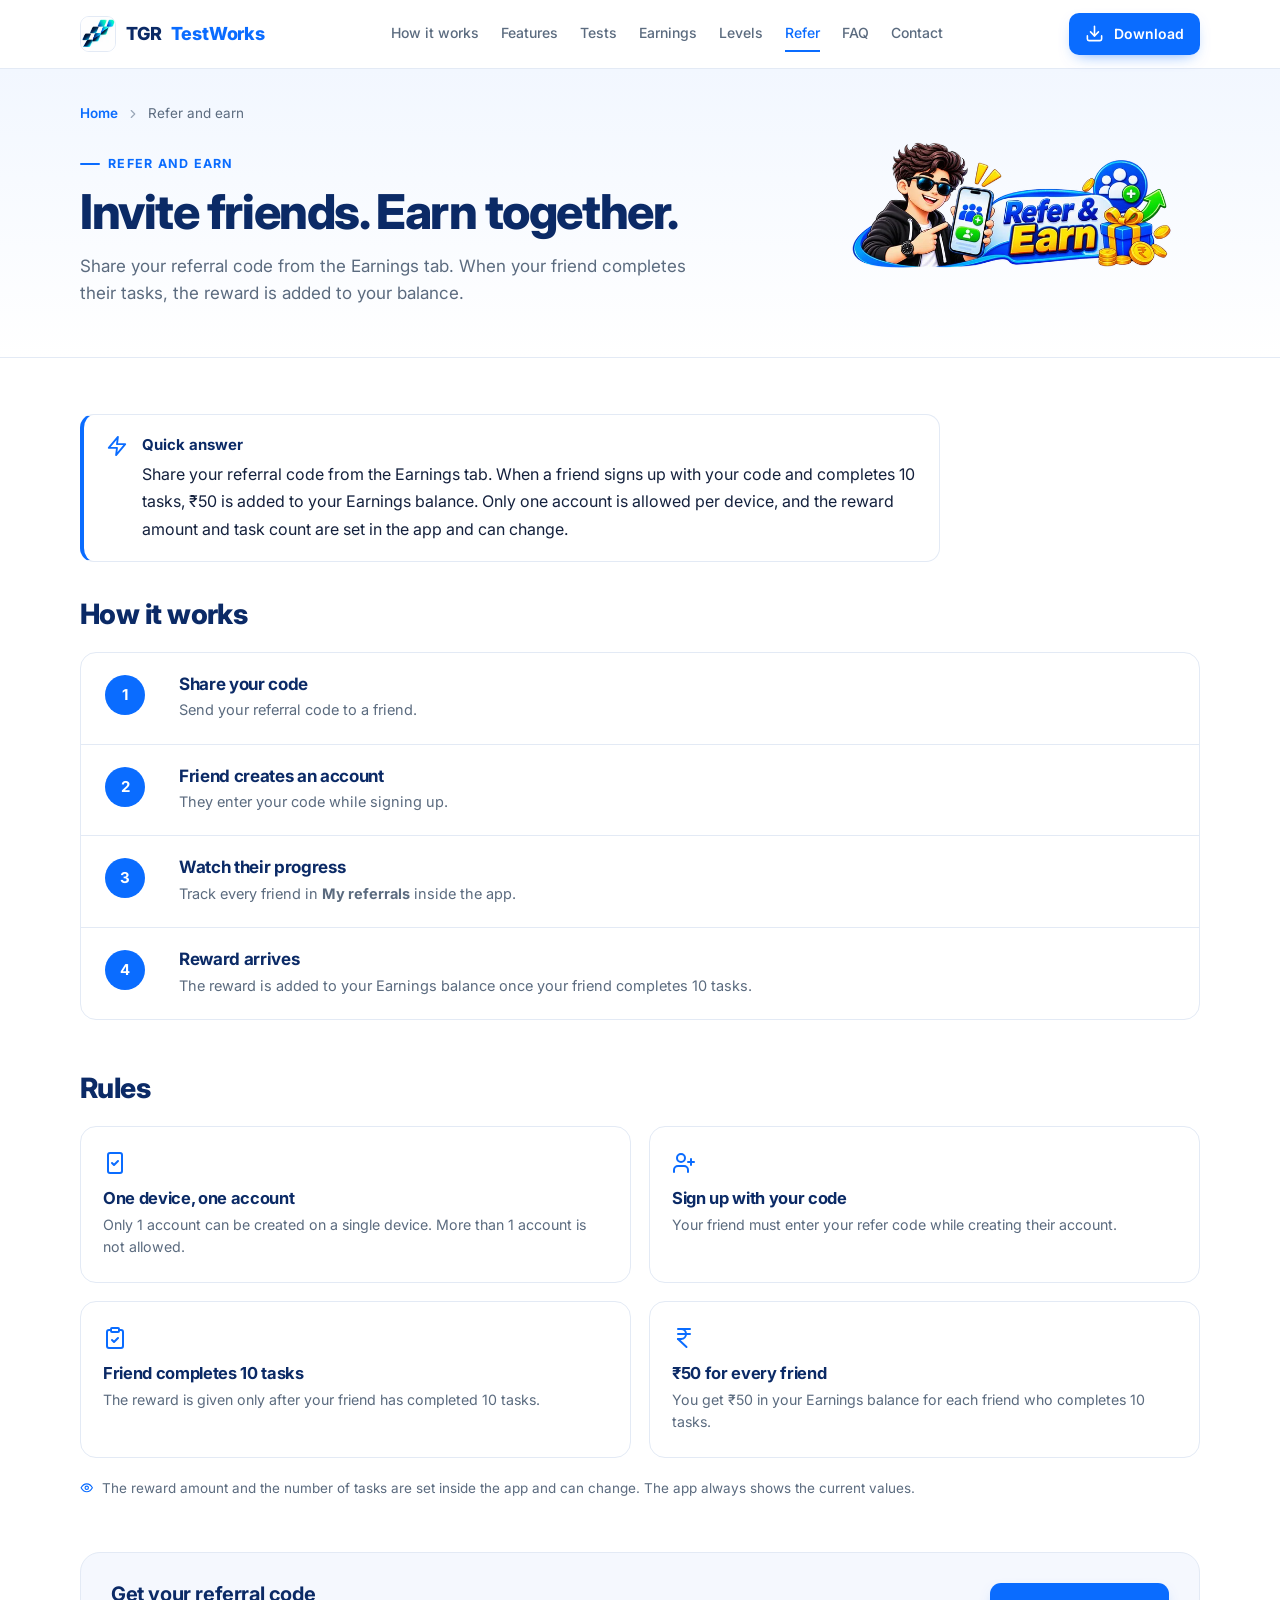
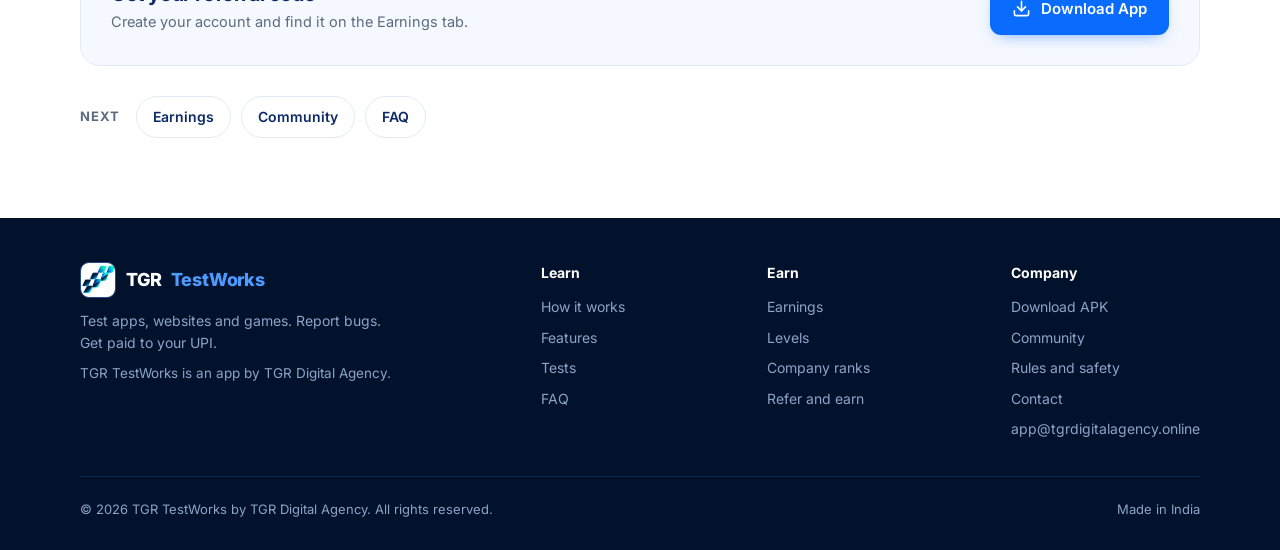
<file: refer-and-earn.html>
<!doctype html>
<html lang="en-IN">
<head>
<meta charset="utf-8">
<meta name="viewport" content="width=device-width, initial-scale=1">
<title>Refer &amp; Earn – Invite Friends | TGR TestWorks</title>
<meta name="description" content="Invite friends to TGR TestWorks with your referral code and earn a reward in your Earnings balance when each friend completes 10 tasks. Rules explained.">
<meta name="keywords" content="TGR TestWorks, TGR Digital Agency app, TGR Digital Agency earning app, TGR Digital Agency testing app, refer and earn app, referral earning app, invite friends earn money, referral code earning app, refer and earn India, earn by referring friends, referral reward ₹50, my referrals, friend completes 10 tasks, share referral code, app referral program, refer friends testing app, referral bonus app, earn from friends signup, referral rules, refer code sign up">
<meta name="robots" content="index,follow,max-image-preview:large,max-snippet:-1,max-video-preview:-1">
<meta name="googlebot" content="index,follow,max-image-preview:large,max-snippet:-1,max-video-preview:-1">
<meta name="author" content="TGR Digital Agency">
<meta name="publisher" content="TGR Digital Agency">
<meta name="application-name" content="TGR TestWorks">
<meta name="apple-mobile-web-app-title" content="TGR TestWorks">
<meta name="generator" content="Hand-built static site">
<meta name="theme-color" content="#0A6CFF">
<meta name="msapplication-TileColor" content="#0A6CFF">
<meta name="referrer" content="strict-origin-when-cross-origin">
<meta name="geo.region" content="IN">
<meta name="geo.placename" content="India">
<meta name="language" content="English">
<meta name="rating" content="general">
<link rel="canonical" href="https://tgrdigitalagency.online/refer-and-earn.html">
<link rel="alternate" hreflang="en-IN" href="https://tgrdigitalagency.online/refer-and-earn.html">
<link rel="alternate" hreflang="x-default" href="https://tgrdigitalagency.online/refer-and-earn.html">
<meta property="og:type" content="website">
<meta property="og:site_name" content="TGR TestWorks">
<meta property="og:locale" content="en_IN">
<meta property="og:title" content="Refer &amp; Earn – Invite Friends | TGR TestWorks">
<meta property="og:description" content="Invite friends to TGR TestWorks with your referral code and earn a reward in your Earnings balance when each friend completes 10 tasks. Rules explained.">
<meta property="og:url" content="https://tgrdigitalagency.online/refer-and-earn.html">
<meta property="og:image" content="https://tgrdigitalagency.online/assets/img/og-refer.jpg">
<meta property="og:image:secure_url" content="https://tgrdigitalagency.online/assets/img/og-refer.jpg">
<meta property="og:image:type" content="image/jpeg">
<meta property="og:image:width" content="1200">
<meta property="og:image:height" content="630">
<meta property="og:image:alt" content="TGR TestWorks refer and earn program">
<meta name="twitter:card" content="summary_large_image">
<meta name="twitter:title" content="Refer &amp; Earn – Invite Friends | TGR TestWorks">
<meta name="twitter:description" content="Invite friends to TGR TestWorks with your referral code and earn a reward in your Earnings balance when each friend completes 10 tasks. Rules explained.">
<meta name="twitter:image" content="https://tgrdigitalagency.online/assets/img/og-refer.jpg">
<meta name="twitter:image:alt" content="TGR TestWorks refer and earn program">
<link rel="icon" href="/favicon.ico" sizes="any">
<link rel="icon" type="image/png" sizes="32x32" href="/favicon-32x32.png">
<link rel="icon" type="image/png" sizes="16x16" href="/favicon-16x16.png">
<link rel="apple-touch-icon" sizes="180x180" href="/apple-touch-icon.png">
<link rel="manifest" href="/site.webmanifest">
<link rel="sitemap" type="application/xml" title="Sitemap" href="sitemap.xml">
<link rel="alternate" type="text/plain" title="LLM site summary" href="llms.txt">
<link rel="preconnect" href="https://fonts.googleapis.com">
<link rel="preconnect" href="https://fonts.gstatic.com" crossorigin>
<link href="https://fonts.googleapis.com/css2?family=Inter:wght@400;500;600;700;800&amp;display=swap" rel="stylesheet">
<style>

:root{--blue:#0A6CFF;--blue-d:#0757D1;--navy:#0B2A66;--navy-d:#031A3D;--teal:#00E5C3;--ink:#14213D;--body:#5B6B7F;--hint:#9AA7B8;--line:#E3EAF5;--bg:#F5F8FE;--soft:#EAF2FF;--green:#12A150}
*{box-sizing:border-box;margin:0;padding:0}
[hidden]{display:none!important}
html{scroll-behavior:smooth;scroll-padding-top:80px}
body{font-family:'Inter',system-ui,-apple-system,'Segoe UI',Roboto,sans-serif;color:var(--ink);background:#fff;line-height:1.6;-webkit-font-smoothing:antialiased;font-size:16px}
img{max-width:100%;height:auto;display:block}
a{color:inherit;text-decoration:none}
button{font:inherit;cursor:pointer;border:0;background:none;color:inherit}
.wrap{max-width:1160px;margin:0 auto;padding:0 20px}
.ico{width:1em;height:1em;stroke:currentColor;fill:none;stroke-width:2;stroke-linecap:round;stroke-linejoin:round;flex:none}
section{padding:84px 0}
.eyebrow{display:inline-flex;align-items:center;gap:8px;font-size:12.5px;font-weight:700;letter-spacing:.1em;text-transform:uppercase;color:var(--blue)}
.eyebrow::before{content:"";width:20px;height:2px;background:currentColor;border-radius:2px}
h1,h2,h3{color:var(--navy);letter-spacing:-.02em;line-height:1.15}
h2{font-size:clamp(27px,3.6vw,38px);font-weight:800;margin:10px 0 12px}
.lead{color:var(--body);font-size:17px;max-width:640px}
.head{margin-bottom:40px;display:flex;justify-content:space-between;align-items:flex-end;gap:24px;flex-wrap:wrap}
.head.center{display:block;text-align:center}.head.center .lead{margin:0 auto}.head.center .eyebrow::before{display:none}
.more{display:inline-flex;align-items:center;gap:8px;font-weight:600;font-size:15px;color:var(--blue);white-space:nowrap}
.more .ico{transition:.2s}.more:hover .ico{transform:translateX(4px)}
.btn{display:inline-flex;align-items:center;gap:10px;font-weight:600;font-size:15px;padding:14px 22px;border-radius:11px;transition:.18s}
.btn .ico{font-size:19px}
.btn-primary{background:var(--blue);color:#fff;box-shadow:0 6px 16px -8px rgba(10,108,255,.7)}
.btn-primary:hover{background:var(--blue-d);transform:translateY(-1px)}
.btn-line{border:1.5px solid var(--line);color:var(--navy);background:#fff}
.btn-line:hover{border-color:var(--blue);color:var(--blue)}
.btn-white{background:#fff;color:var(--navy)}
.btn-wa{background:#1FA855;color:#fff}.btn-wa:hover{background:#188a45}

header{position:sticky;top:0;z-index:50;background:rgba(255,255,255,.96);backdrop-filter:blur(8px);border-bottom:1px solid var(--line)}
.nav{display:flex;align-items:center;justify-content:space-between;height:68px;gap:20px}
.brand{display:flex;align-items:center;gap:10px;font-weight:800;color:var(--navy);font-size:18px;letter-spacing:-.01em;white-space:nowrap}
.brand img{width:36px;height:36px;border-radius:9px;border:1px solid var(--line)}
.brand span{color:var(--blue)}
.links{display:flex;gap:22px;font-size:14px;font-weight:500;color:var(--body)}
.links a{padding:6px 0;border-bottom:2px solid transparent}
.links a:hover{color:var(--blue)}.links a.on{color:var(--blue);border-color:var(--blue)}
.nav .btn{padding:10px 16px;font-size:14px;border-radius:10px}
.burger{display:none;font-size:24px;color:var(--navy)}
@media(max-width:1020px){
  .links{position:absolute;top:68px;left:0;right:0;background:#fff;flex-direction:column;gap:0;padding:6px 20px 14px;border-bottom:1px solid var(--line);display:none}
  .links.open{display:flex}.links a{padding:12px 0;border-bottom:1px solid var(--line)}
  .burger{display:block}.nav .btn{display:none}
}

/* hero */
.hero{padding:60px 0 70px;background:linear-gradient(180deg,#F2F7FF,#fff);border-bottom:1px solid var(--line);overflow:hidden}
.hero-grid{display:grid;grid-template-columns:1.05fr .95fr;gap:40px;align-items:center}
.pill{display:inline-flex;align-items:center;gap:8px;background:#fff;border:1px solid var(--line);border-radius:99px;padding:6px 14px 6px 8px;font-size:13px;font-weight:600;color:var(--navy);margin-bottom:22px}
.pill i{display:grid;place-items:center;width:22px;height:22px;border-radius:50%;background:var(--green);color:#fff;font-size:12px}
.hero h1{font-size:clamp(35px,5.2vw,58px);font-weight:800;line-height:1.05;letter-spacing:-.035em}
.hero h1 em{font-style:normal;color:var(--blue)}
.hero p.lead{margin:20px 0 28px;font-size:18px}
.cta{display:flex;flex-wrap:wrap;gap:12px}
.meta{display:flex;flex-wrap:wrap;gap:8px 22px;margin-top:22px;font-size:13.5px;color:var(--body)}
.meta span{display:inline-flex;align-items:center;gap:7px}.meta .ico{color:var(--green);font-size:16px}
.hero-art{position:relative;height:560px}
.phone{position:absolute;width:250px;border-radius:38px;padding:8px;background:#0B1630;box-shadow:0 30px 60px -24px rgba(11,42,102,.45),0 0 0 1.5px #2A3A63 inset}
.phone img{border-radius:30px;width:100%;background:#fff}
.phone.a{left:6%;top:48px;transform:rotate(-4deg);z-index:1}
.phone.b{right:4%;top:0;z-index:2;transform:rotate(3deg)}
.float{position:absolute;z-index:3;background:#fff;border:1px solid var(--line);border-radius:14px;padding:10px 14px;display:flex;align-items:center;gap:10px;font-size:13px;box-shadow:0 14px 30px -14px rgba(11,42,102,.35)}
.float b{display:block;color:var(--navy);font-size:15px;line-height:1.2}.float small{color:var(--body);font-size:12px}
.float img{width:34px;height:34px;object-fit:contain}
.float .ic{width:36px;height:36px;border-radius:10px;display:grid;place-items:center;font-size:19px;background:#E5F7EC;color:var(--green)}
.float.f1{left:-2%;bottom:70px}.float.f2{right:-1%;bottom:20px}
@media(max-width:940px){.hero-grid{grid-template-columns:1fr}.hero-art{height:520px;max-width:520px;margin:10px auto 0;width:100%}}
@media(max-width:480px){.phone{width:200px}.hero-art{height:430px}.float{display:none}}

.stats-grid{display:grid;grid-template-columns:repeat(4,1fr);border-bottom:1px solid var(--line)}
.stat{padding:28px 20px;display:flex;gap:14px;align-items:center;border-right:1px solid var(--line)}
.stat:last-child{border-right:0}
.stat .ic{width:46px;height:46px;border-radius:12px;background:var(--soft);color:var(--blue);display:grid;place-items:center;font-size:23px;flex:none}
.stat b{display:block;font-size:26px;color:var(--navy);font-weight:800;line-height:1.1;letter-spacing:-.02em}
.stat>div>span{font-size:13.5px;color:var(--body)}
@media(max-width:860px){.stats-grid{grid-template-columns:1fr 1fr}.stat:nth-child(2){border-right:0}.stat:nth-child(-n+2){border-bottom:1px solid var(--line)}}
@media(max-width:420px){.stat{padding:20px 12px;gap:10px}.stat b{font-size:22px}.stat .ic{width:38px;height:38px;font-size:19px}}

.bg-soft{background:var(--bg);border-top:1px solid var(--line);border-bottom:1px solid var(--line)}

/* compact how */
.mini-steps{display:grid;grid-template-columns:repeat(4,1fr);border:1px solid var(--line);border-radius:18px;overflow:hidden;background:#fff}
.ms{padding:26px 24px;border-right:1px solid var(--line);position:relative}
.ms:last-child{border-right:0}
.ms .n{font-size:13px;font-weight:700;color:var(--blue);letter-spacing:.08em}
.ms .ico{font-size:26px;color:var(--navy);margin:14px 0 12px;display:block}
.ms h3{font-size:17px;margin-bottom:5px}.ms p{font-size:14px;color:var(--body);line-height:1.5}
@media(max-width:900px){.mini-steps{grid-template-columns:1fr 1fr}.ms:nth-child(2){border-right:0}.ms:nth-child(-n+2){border-bottom:1px solid var(--line)}}
@media(max-width:520px){.mini-steps{grid-template-columns:1fr}.ms{border-right:0!important;border-bottom:1px solid var(--line)}.ms:last-child{border-bottom:0}}

/* compact features */
.feat-split{display:grid;grid-template-columns:.8fr 1.2fr;gap:36px;align-items:center}
.feat-art{background:#fff;border:1px solid var(--line);border-radius:20px;padding:12px;overflow:hidden}
.feat-art img{border-radius:12px;width:100%}
.flist{display:grid;grid-template-columns:1fr 1fr;gap:6px 28px}
.fi{display:flex;gap:14px;padding:16px 0;border-bottom:1px solid var(--line)}
.fi .ico{font-size:22px;color:var(--blue);margin-top:3px}
.fi b{display:block;color:var(--navy);font-size:15.5px;line-height:1.3}.fi span{font-size:13.8px;color:var(--body);line-height:1.5;display:block;margin-top:2px}
@media(max-width:940px){.feat-split{grid-template-columns:1fr}.flist{grid-template-columns:1fr}}

/* slider */
.slider-wrap{position:relative}
.slider{overflow-x:auto;scrollbar-width:none;-ms-overflow-style:none;cursor:grab;user-select:none;-webkit-user-select:none;-webkit-mask-image:linear-gradient(90deg,transparent,#000 5%,#000 95%,transparent);mask-image:linear-gradient(90deg,transparent,#000 5%,#000 95%,transparent);padding:8px 0}
.slider::-webkit-scrollbar{display:none}
.slider.drag{cursor:grabbing}
.strack{display:flex;gap:28px;width:max-content;padding:0 14px}
.slide{width:230px;flex:none;text-align:center}
.slide .phone{position:relative;width:100%;transform:none}
.slide img{-webkit-user-drag:none;pointer-events:none}
.slide h3{font-size:16px;margin:18px 0 2px}.slide p{font-size:13.5px;color:var(--body)}
.arrows{display:flex;gap:10px;justify-content:center;margin-top:26px}
.arrow{width:46px;height:46px;border-radius:50%;border:1.5px solid var(--line);background:#fff;display:grid;place-items:center;font-size:20px;color:var(--navy);transition:.2s}
.arrow:hover{border-color:var(--blue);color:var(--blue)}

/* test cards */
.chips{display:flex;gap:8px;flex-wrap:wrap;margin-bottom:22px}
.chip{display:inline-flex;align-items:center;gap:8px;padding:9px 16px;border-radius:99px;border:1.5px solid var(--line);background:#fff;font-size:14px;font-weight:600;color:var(--navy)}
.chip .ico{font-size:16px}.chip.on{background:var(--navy);border-color:var(--navy);color:#fff}
.list{display:grid;grid-template-columns:repeat(3,1fr);gap:18px}
.job{background:#fff;border:1px solid var(--line);border-radius:16px;overflow:hidden;display:flex;flex-direction:column}
.job-top{display:flex;gap:14px;padding:20px 20px 14px;align-items:flex-start}
.job-logo{width:50px;height:50px;border-radius:13px;display:grid;place-items:center;font-size:25px;flex:none;color:#fff}
.job h3{font-size:16px}.job .co{font-size:13px;color:var(--body);margin-top:2px}
.tags{display:flex;gap:7px;flex-wrap:wrap;padding:0 20px 18px}
.tag{display:inline-flex;align-items:center;gap:6px;font-size:12.5px;font-weight:600;padding:5px 10px;border-radius:99px}
.tag .ico{font-size:13px}
.t-plat{background:var(--soft);color:var(--blue)}.t-kind{background:#F1EAFE;color:#6D3BD2}.t-pay{background:#E5F7EC;color:#0E7D3D}
.job-foot{margin-top:auto;border-top:1px solid var(--line);padding:12px 20px;display:flex;justify-content:space-between;align-items:center;font-size:13px;color:var(--body)}
.job-foot b{color:var(--blue);font-weight:600;display:inline-flex;align-items:center;gap:4px}
.job.live{border-color:#BFE5CF}.job.live .job-foot{background:#F0FAF4;color:#0E7D3D;font-weight:600}
.note{margin-top:20px;font-size:13.5px;color:var(--body);display:flex;gap:8px;align-items:flex-start}
.note .ico{margin-top:3px;color:var(--blue)}
@media(max-width:940px){.list{grid-template-columns:1fr 1fr}}@media(max-width:560px){.list{grid-template-columns:1fr}}

/* dark */
.dark{background:var(--navy-d);color:#C9D6EE}
.dark h2,.dark h3{color:#fff}.dark .lead{color:#A9BAD8}.dark .eyebrow{color:var(--teal)}
.dark .more{color:#7FB2FF}
.earn{display:grid;grid-template-columns:1fr 1fr;gap:56px;align-items:center}
.flow{display:grid;margin-top:26px}
.flow div{display:flex;gap:16px;padding-bottom:20px;position:relative}
.flow div:not(:last-child)::before{content:"";position:absolute;left:19px;top:42px;bottom:2px;width:2px;background:#1E3A73}
.flow i{width:40px;height:40px;border-radius:50%;background:#0F2C63;border:1.5px solid #27498F;color:var(--teal);display:grid;place-items:center;font-size:18px;flex:none;font-style:normal}
.flow b{display:block;color:#fff;font-size:16px;margin-bottom:2px}.flow span{font-size:14px;color:#A9BAD8}
.panel{background:#0B2557;border:1px solid #1B3A78;border-radius:20px;padding:26px}
.rule{display:flex;align-items:center;gap:16px;padding-bottom:20px;border-bottom:1px solid #1B3A78;margin-bottom:20px}
.rule .rico{width:54px;height:54px;border-radius:14px;background:var(--blue);display:grid;place-items:center;font-size:27px;color:#fff}
.rule small{color:#9FB3D6;font-size:13px}.rule b{display:block;font-size:34px;color:#fff;letter-spacing:-.02em;line-height:1.1}
.upi-title{font-size:12.5px;color:#9FB3D6;margin-bottom:12px;font-weight:700;letter-spacing:.08em;text-transform:uppercase}
.upilogos{display:grid;grid-template-columns:repeat(4,1fr);gap:10px;margin-bottom:12px}
.upilogos div{background:#fff;border-radius:14px;padding:12px 6px 10px;text-align:center;font-size:12px;font-weight:600;color:var(--navy)}
.upilogos img{width:44px;height:44px;border-radius:11px;margin:0 auto 6px}
.upis{display:flex;flex-wrap:wrap;gap:8px}
.upis span{padding:7px 13px;border-radius:10px;background:#0F2C63;border:1px solid #234583;color:#fff;font-size:13px;font-weight:500}
@media(max-width:900px){.earn{grid-template-columns:1fr;gap:36px}}

/* badge strips */
.bstrip{display:grid;grid-template-columns:repeat(7,1fr);gap:14px}
.bcard{text-align:center;background:#fff;border:1px solid var(--line);border-radius:16px;padding:22px 8px 16px}
.bcard img{width:76px;height:76px;object-fit:contain;margin:0 auto 10px}
.bcard b{display:block;font-size:14.5px;color:var(--navy)}.bcard small{font-size:12px;color:var(--body)}
@media(max-width:1000px){.bstrip{grid-template-columns:repeat(4,1fr)}}@media(max-width:560px){.bstrip{grid-template-columns:repeat(2,1fr)}}
.rstrip{display:grid;grid-template-columns:repeat(10,1fr);gap:10px}
.rcard{text-align:center}
.rcard img{width:100%;max-width:110px;margin:0 auto 6px}
.rcard b{display:block;font-size:12.5px;color:var(--navy);line-height:1.25}
@media(max-width:1000px){.rstrip{grid-template-columns:repeat(5,1fr)}}@media(max-width:520px){.rstrip{grid-template-columns:repeat(2,1fr)}}

/* refer */
.refer{background:var(--blue);border-radius:24px;color:#fff;display:grid;grid-template-columns:1.1fr .9fr;gap:30px;align-items:center;overflow:hidden;position:relative}
.refer .txt{padding:48px 0 48px 48px}
.refer h2{color:#fff;margin-top:12px}.refer .eyebrow{color:#fff}
.refer p{color:#D6E5FF;margin-bottom:24px;max-width:480px}
.refer .art{padding:20px 28px 20px 0}
.refer .art img{border-radius:16px;box-shadow:0 20px 40px -20px rgba(0,0,0,.4)}
@media(max-width:860px){.refer{grid-template-columns:1fr}.refer .txt{padding:32px 24px 8px}.refer .art{padding:8px 24px 28px}}

/* community */
.comm{display:grid;grid-template-columns:.9fr 1.1fr;gap:56px;align-items:center}
.big{background:#fff;border:1px solid var(--line);border-radius:24px;padding:40px;text-align:center}
.big .num{font-size:clamp(64px,10vw,96px);font-weight:800;color:var(--blue);letter-spacing:-.05em;line-height:1}
.big p{color:var(--navy);font-weight:600;font-size:18px;margin-top:6px}
.big small{color:var(--body);font-size:14px;display:block;margin-top:4px}
.pts{display:grid;gap:18px}
.pt{display:flex;gap:16px}
.pt .ic{width:44px;height:44px;border-radius:11px;background:var(--soft);color:var(--blue);display:grid;place-items:center;font-size:22px;flex:none}
.pt b{display:block;color:var(--navy);font-size:16.5px}.pt span{font-size:14.5px;color:var(--body)}
@media(max-width:900px){.comm{grid-template-columns:1fr;gap:32px}}

/* cards generic */
.grid3{display:grid;grid-template-columns:repeat(3,1fr);gap:18px}
.grid2{display:grid;grid-template-columns:repeat(2,1fr);gap:18px}
@media(max-width:900px){.grid3{grid-template-columns:1fr 1fr}}@media(max-width:600px){.grid3,.grid2{grid-template-columns:1fr}}
.card{background:#fff;border:1px solid var(--line);border-radius:16px;padding:24px 22px}
.card .ico{font-size:24px;color:var(--blue);margin-bottom:14px;display:block}
.card h3{font-size:16.5px;margin-bottom:6px}.card p{font-size:14.2px;color:var(--body);line-height:1.55}

/* faq */
.faq{max-width:780px;margin:0 auto;display:grid;gap:10px}
.faq details{background:#fff;border:1px solid var(--line);border-radius:14px;padding:0 22px}
.faq summary{list-style:none;cursor:pointer;display:flex;justify-content:space-between;align-items:center;gap:16px;padding:18px 0;font-weight:600;color:var(--navy);font-size:16px}
.faq summary::-webkit-details-marker{display:none}
.faq summary .ico{transition:.2s;color:var(--blue);font-size:20px}
.faq details[open] summary .ico{transform:rotate(180deg)}.faq details[open]{border-color:#BBD3FA}
.faq p{padding:0 0 20px;color:var(--body);font-size:15px}

.final{background:var(--navy-d);color:#fff;text-align:center;padding:84px 0}
.final img{width:74px;height:74px;border-radius:18px;margin:0 auto 22px;border:1px solid #27498F}
.final h2{color:#fff;font-size:clamp(28px,4.4vw,44px);margin-top:0}
.final p{color:#A9BAD8;max-width:520px;margin:0 auto 28px}
.final .cta{justify-content:center}
footer{background:#02122C;color:#8FA3C7;padding:44px 0 30px;font-size:14px}
.fgrid{display:flex;justify-content:space-between;gap:32px;flex-wrap:wrap;padding-bottom:28px;border-bottom:1px solid #12274F}
footer .brand{color:#fff}footer .brand img{border-color:#27498F}
footer p{max-width:320px;margin-top:12px;line-height:1.55}
footer .col b{display:block;color:#fff;font-size:14px;margin-bottom:12px}
footer .col a{display:block;margin-bottom:8px}footer .col a:hover{color:#fff}
.copy{padding-top:22px;display:flex;justify-content:space-between;flex-wrap:wrap;gap:8px;font-size:13px}

.sticky{display:none}
@media(max-width:700px){
  section{padding:60px 0}
  .sticky{display:flex;position:fixed;left:12px;right:12px;bottom:12px;z-index:60;transform:translateY(120%);transition:.3s}
  .sticky.show{transform:none}
  .sticky .btn{width:100%;justify-content:center;box-shadow:0 12px 30px -8px rgba(10,108,255,.7)}
  footer{padding-bottom:90px}
}
.reveal{opacity:0;transform:translateY(16px);transition:.6s ease}.reveal.in{opacity:1;transform:none}

/* ===== detail pages ===== */
.page:not([hidden]){animation:pg .35s ease}
@keyframes pg{from{opacity:0;transform:translateY(8px)}to{opacity:1;transform:none}}
.phead{background:linear-gradient(180deg,#F2F7FF,#fff);border-bottom:1px solid var(--line);padding:34px 0 50px}
.crumb{display:flex;align-items:center;gap:8px;font-size:13.5px;color:var(--body);margin-bottom:22px}
.crumb a{color:var(--blue);font-weight:600}.crumb .ico{font-size:14px;color:var(--hint)}
.phead-grid{display:grid;grid-template-columns:1.3fr .7fr;gap:40px;align-items:center}
.phead h1{font-size:clamp(32px,4.6vw,48px);font-weight:800;letter-spacing:-.03em;margin:10px 0 14px}
.phead .art img{max-height:240px;margin-left:auto;object-fit:contain}
.phead.nophoto .phead-grid{grid-template-columns:1fr}
@media(max-width:800px){.phead-grid{grid-template-columns:1fr}.phead .art{display:none}}
.pbody{padding:56px 20px 20px}
.pbody section,.blk{padding:0 0 52px}
.blk h2{font-size:clamp(22px,2.8vw,28px);margin:0 0 6px}
.blk>.lead{font-size:15.5px;margin-bottom:24px}
.blk>h2+.grid3,.blk>h2+.grid2,.blk>h2+.rows{margin-top:22px}
.rows{display:grid;gap:0;border:1px solid var(--line);border-radius:16px;overflow:hidden;background:#fff}
.row{display:grid;grid-template-columns:56px 1fr;gap:18px;padding:22px 24px;border-bottom:1px solid var(--line)}
.row:last-child{border-bottom:0}
.row .num{width:40px;height:40px;border-radius:50%;background:var(--blue);color:#fff;font-weight:700;display:grid;place-items:center;font-size:15px}
.row h3{font-size:17px;margin-bottom:4px}.row p,.row li{font-size:14.5px;color:var(--body)}
.row ul{padding-left:18px;margin-top:6px}
.split{display:grid;grid-template-columns:1fr 1fr;gap:36px;align-items:center}
.split.rev>:first-child{order:2}
.split .shot-img{display:flex;justify-content:center}
.split .phone{position:relative;transform:none;width:250px}
@media(max-width:800px){.split{grid-template-columns:1fr}.split.rev>:first-child{order:0}}
.ticks{list-style:none;display:grid;gap:10px;margin-top:12px}
.ticks li{display:flex;gap:10px;font-size:15px;color:var(--ink)}
.ticks .ico{color:var(--green);margin-top:5px;flex:none}
.callout{display:flex;gap:14px;background:var(--soft);border:1px solid #CFE0FB;border-radius:14px;padding:16px 18px;font-size:14.5px;color:var(--navy)}
.callout .ico{font-size:22px;color:var(--blue);margin-top:2px}
.pcta{background:var(--bg);border:1px solid var(--line);border-radius:20px;padding:30px;display:flex;justify-content:space-between;align-items:center;gap:20px;flex-wrap:wrap;margin-bottom:30px}
.pcta h3{font-size:20px}.pcta p{color:var(--body);font-size:14.5px;margin-top:4px}
.related{display:flex;flex-wrap:wrap;gap:10px;margin-bottom:60px;align-items:center}
.related b{font-size:13px;color:var(--body);margin-right:6px;text-transform:uppercase;letter-spacing:.08em}
.related a{padding:9px 16px;border:1.5px solid var(--line);border-radius:99px;font-size:14px;font-weight:600;color:var(--navy);background:#fff}
.related a:hover{border-color:var(--blue);color:var(--blue)}
.bigbadges{display:grid;grid-template-columns:repeat(3,1fr);gap:18px}
.bb{background:#fff;border:1px solid var(--line);border-radius:18px;padding:26px 22px;display:flex;gap:18px;align-items:center}
.bb img{width:92px;height:92px;object-fit:contain;flex:none}
.bb b{display:block;font-size:17px;color:var(--navy)}.bb small{display:block;color:var(--blue);font-weight:600;font-size:13px;margin:2px 0 4px}.bb p{font-size:13.5px;color:var(--body);line-height:1.5}
@media(max-width:900px){.bigbadges{grid-template-columns:1fr 1fr}}@media(max-width:600px){.bigbadges{grid-template-columns:1fr}}
.rank-list{display:grid;gap:14px}
.rk{display:grid;grid-template-columns:110px 1fr;gap:22px;align-items:center;background:#fff;border:1px solid var(--line);border-radius:18px;padding:18px 24px}
.rk img{width:100px;margin:0 auto}
.rk b{font-size:18px;color:var(--navy);display:block}.rk small{font-size:13px;font-weight:600;display:block;margin:1px 0 5px}.rk p{font-size:14.5px;color:var(--body)}
@media(max-width:560px){.rk{grid-template-columns:80px 1fr;gap:14px;padding:14px}.rk img{width:76px}}
.contact-grid{display:grid;grid-template-columns:repeat(3,1fr);gap:18px}
@media(max-width:800px){.contact-grid{grid-template-columns:1fr}}
.cc{background:#fff;border:1px solid var(--line);border-radius:18px;padding:26px;display:flex;flex-direction:column;gap:6px}
.cc .ico{font-size:28px;color:var(--blue);margin-bottom:10px}
.cc b{font-size:17px;color:var(--navy)}.cc span{font-size:14.5px;color:var(--body);word-break:break-word}.cc .btn{margin-top:14px;align-self:flex-start;padding:11px 18px;font-size:14px}
.statbox{display:grid;grid-template-columns:repeat(3,1fr);gap:18px}
@media(max-width:700px){.statbox{grid-template-columns:1fr}}
.sb{background:#fff;border:1px solid var(--line);border-radius:18px;padding:28px;text-align:center}
.sb b{display:block;font-size:44px;font-weight:800;color:var(--blue);letter-spacing:-.03em;line-height:1.1}.sb span{color:var(--navy);font-weight:600;font-size:15px}
@media(prefers-reduced-motion:reduce){.reveal{opacity:1;transform:none;transition:none}html{scroll-behavior:auto}.page:not([hidden]){animation:none}}

/* ===== multi-page additions ===== */
.skip{position:absolute;left:-9999px;top:8px;background:#fff;color:var(--navy);padding:10px 16px;border-radius:10px;z-index:200;font-weight:700;box-shadow:0 8px 24px rgba(0,0,0,.2)}
.skip:focus{left:12px}
:focus-visible{outline:3px solid var(--blue);outline-offset:2px;border-radius:6px}
.links a.on{color:var(--blue)}
.quick{display:flex;gap:14px;align-items:flex-start;background:#fff;border:1px solid var(--line);border-left:4px solid var(--blue);border-radius:14px;padding:18px 22px;margin:0 0 36px;max-width:860px}
.quick .ico{font-size:22px;color:var(--blue);flex:none;margin-top:2px}
.quick b{display:block;color:var(--navy);font-size:15px;margin-bottom:4px}
.quick p{color:var(--ink);font-size:16px;line-height:1.7;margin:0}
.bg-soft .quick{max-width:none;margin-bottom:28px}
.facts{display:grid;grid-template-columns:repeat(4,1fr);gap:1px;background:var(--line);border:1px solid var(--line);border-radius:16px;overflow:hidden;margin:0}
.facts>div{background:#fff;padding:16px 20px}
.facts dt{font-size:13.5px;color:var(--body)}
.facts dd{font-weight:700;color:var(--navy);margin:2px 0 0;font-size:16px}
.phead .art .phone{width:210px;margin-left:auto}
.phead .art .phone img{max-height:250px;height:250px;width:100%;margin:0;box-shadow:none;object-fit:cover;object-position:top}
.totop{position:fixed;right:16px;bottom:16px;width:44px;height:44px;border-radius:50%;border:0;background:var(--navy);color:#fff;display:grid;place-items:center;cursor:pointer;opacity:0;pointer-events:none;transition:.25s;z-index:55;box-shadow:0 8px 22px -6px rgba(11,42,102,.6)}
.totop.show{opacity:1;pointer-events:auto}
.totop .ico{width:20px;height:20px}
@media(max-width:760px){.totop{bottom:76px}}
@media(max-width:900px){.facts{grid-template-columns:repeat(2,1fr)}}
.facts.c3{grid-template-columns:repeat(3,1fr)}
@media(max-width:900px){.facts.c3{grid-template-columns:repeat(2,1fr)}}
body[data-nosticky] .sticky{display:none!important}

</style>
<noscript><style>.reveal{opacity:1!important;transform:none!important}</style></noscript>
<script type="application/ld+json">{"@context":"https://schema.org","@graph":[{"@type":"Organization","@id":"https://tgrdigitalagency.online/#organization","name":"TGR Digital Agency","url":"https://tgrdigitalagency.online/","logo":{"@type":"ImageObject","url":"https://tgrdigitalagency.online/assets/img/logo-512.png","width":512,"height":512},"email":"app@tgrdigitalagency.online","telephone":"+918941801033","contactPoint":[{"@type":"ContactPoint","contactType":"customer support","telephone":"+918941801033","email":"app@tgrdigitalagency.online","areaServed":"IN","availableLanguage":["English","Hindi"]}]},{"@type":"WebSite","@id":"https://tgrdigitalagency.online/#website","url":"https://tgrdigitalagency.online/","name":"TGR TestWorks","description":"Free Android app by TGR Digital Agency to test apps, websites and games, report bugs and earn rewards withdrawable to UPI.","publisher":{"@id":"https://tgrdigitalagency.online/#organization"},"inLanguage":"en-IN"},{"@type":"WebPage","@id":"https://tgrdigitalagency.online/refer-and-earn.html#webpage","url":"https://tgrdigitalagency.online/refer-and-earn.html","name":"Refer & Earn – Invite Friends | TGR TestWorks","description":"Invite friends to TGR TestWorks with your referral code and earn a reward in your Earnings balance when each friend completes 10 tasks. Rules explained.","inLanguage":"en-IN","isPartOf":{"@id":"https://tgrdigitalagency.online/#website"},"about":{"@id":"https://tgrdigitalagency.online/#app"},"publisher":{"@id":"https://tgrdigitalagency.online/#organization"},"primaryImageOfPage":{"@type":"ImageObject","url":"https://tgrdigitalagency.online/assets/img/og-refer.jpg","width":1200,"height":630},"datePublished":"2026-11-22","dateModified":"2026-11-22","keywords":"TGR TestWorks, TGR Digital Agency app, TGR Digital Agency earning app, TGR Digital Agency testing app, refer and earn app, referral earning app, invite friends earn money, referral code earning app, refer and earn India, earn by referring friends, referral reward ₹50, my referrals, friend completes 10 tasks, share referral code, app referral program, refer friends testing app, referral bonus app, earn from friends signup, referral rules, refer code sign up","speakable":{"@type":"SpeakableSpecification","cssSelector":[".quick p","h1"]},"breadcrumb":{"@id":"https://tgrdigitalagency.online/refer-and-earn.html#breadcrumb"}},{"@type":"BreadcrumbList","@id":"https://tgrdigitalagency.online/refer-and-earn.html#breadcrumb","itemListElement":[{"@type":"ListItem","position":1,"name":"Home","item":"https://tgrdigitalagency.online/"},{"@type":"ListItem","position":2,"name":"Refer and earn","item":"https://tgrdigitalagency.online/refer-and-earn.html"}]}]}</script>
</head>
<body>
<a class="skip" href="#content">Skip to content</a>
<svg width="0" height="0" style="position:absolute" aria-hidden="true">
 <symbol id="i-download" viewBox="0 0 24 24"><path d="M21 15v4a2 2 0 0 1-2 2H5a2 2 0 0 1-2-2v-4"/><polyline points="7 10 12 15 17 10"/><line x1="12" y1="15" x2="12" y2="3"/></symbol>
 <symbol id="i-shield" viewBox="0 0 24 24"><path d="M12 22s8-4 8-10V5l-8-3-8 3v7c0 6 8 10 8 10z"/><path d="m9 12 2 2 4-4"/></symbol>
 <symbol id="i-wallet" viewBox="0 0 24 24"><path d="M19 7V4a1 1 0 0 0-1-1H5a2 2 0 0 0 0 4h15a1 1 0 0 1 1 1v4h-3a2 2 0 0 0 0 4h3a1 1 0 0 0 1-1v-2a1 1 0 0 0-1-1"/><path d="M3 5v14a2 2 0 0 0 2 2h15a1 1 0 0 0 1-1v-4"/></symbol>
 <symbol id="i-bug" viewBox="0 0 24 24"><path d="m8 2 1.88 1.88"/><path d="M14.12 3.88 16 2"/><path d="M9 7.13v-1a3.003 3.003 0 1 1 6 0v1"/><path d="M12 20c-3.3 0-6-2.7-6-6v-3a4 4 0 0 1 4-4h4a4 4 0 0 1 4 4v3c0 3.3-2.7 6-6 6"/><path d="M12 20v-9"/><path d="M6.53 9C4.6 8.8 3 7.1 3 5"/><path d="M6 13H2"/><path d="M3 21c0-2.1 1.7-3.9 3.8-4"/><path d="M20.97 5c0 2.1-1.6 3.8-3.5 4"/><path d="M22 13h-4"/><path d="M17.2 17c2.1.1 3.8 1.9 3.8 4"/></symbol>
 <symbol id="i-compass" viewBox="0 0 24 24"><circle cx="12" cy="12" r="10"/><polygon points="16.24 7.76 14.12 14.12 7.76 16.24 9.88 9.88 16.24 7.76"/></symbol>
 <symbol id="i-users" viewBox="0 0 24 24"><path d="M16 21v-2a4 4 0 0 0-4-4H6a4 4 0 0 0-4 4v2"/><circle cx="9" cy="7" r="4"/><path d="M22 21v-2a4 4 0 0 0-3-3.87"/><path d="M16 3.13a4 4 0 0 1 0 7.75"/></symbol>
 <symbol id="i-gift" viewBox="0 0 24 24"><rect x="3" y="8" width="18" height="4" rx="1"/><path d="M12 8v13"/><path d="M19 12v7a2 2 0 0 1-2 2H7a2 2 0 0 1-2-2v-7"/><path d="M7.5 8a2.5 2.5 0 0 1 0-5A4.8 8 0 0 1 12 8a4.8 8 0 0 1 4.5-5 2.5 2.5 0 0 1 0 5"/></symbol>
 <symbol id="i-trophy" viewBox="0 0 24 24"><path d="M6 9H4.5a2.5 2.5 0 0 1 0-5H6"/><path d="M18 9h1.5a2.5 2.5 0 0 0 0-5H18"/><path d="M4 22h16"/><path d="M10 14.66V17c0 .55-.47.98-.97 1.21C7.85 18.75 7 20.24 7 22"/><path d="M14 14.66V17c0 .55.47.98.97 1.21C16.15 18.75 17 20.24 17 22"/><path d="M18 2H6v7a6 6 0 0 0 12 0V2Z"/></symbol>
 <symbol id="i-bell" viewBox="0 0 24 24"><path d="M6 8a6 6 0 0 1 12 0c0 7 3 9 3 9H3s3-2 3-9"/><path d="M10.3 21a1.94 1.94 0 0 0 3.4 0"/></symbol>
 <symbol id="i-phone" viewBox="0 0 24 24"><rect x="5" y="2" width="14" height="20" rx="2"/><path d="M12 18h.01"/></symbol>
 <symbol id="i-globe" viewBox="0 0 24 24"><circle cx="12" cy="12" r="10"/><path d="M2 12h20"/><path d="M12 2a15.3 15.3 0 0 1 4 10 15.3 15.3 0 0 1-4 10 15.3 15.3 0 0 1-4-10 15.3 15.3 0 0 1 4-10z"/></symbol>
 <symbol id="i-gamepad" viewBox="0 0 24 24"><line x1="6" x2="10" y1="12" y2="12"/><line x1="8" x2="8" y1="10" y2="14"/><line x1="15" x2="15.01" y1="13" y2="13"/><line x1="18" x2="18.01" y1="11" y2="11"/><rect width="20" height="12" x="2" y="6" rx="2"/></symbol>
 <symbol id="i-monitor" viewBox="0 0 24 24"><rect width="20" height="14" x="2" y="3" rx="2"/><line x1="8" x2="16" y1="21" y2="21"/><line x1="12" x2="12" y1="17" y2="21"/></symbol>
 <symbol id="i-check" viewBox="0 0 24 24"><path d="M20 6 9 17l-5-5"/></symbol>
 <symbol id="i-lock" viewBox="0 0 24 24"><rect width="18" height="11" x="3" y="11" rx="2"/><path d="M7 11V7a5 5 0 0 1 10 0v4"/></symbol>
 <symbol id="i-zap" viewBox="0 0 24 24"><path d="M13 2 3 14h9l-1 8 10-12h-9l1-8z"/></symbol>
 <symbol id="i-clock" viewBox="0 0 24 24"><circle cx="12" cy="12" r="10"/><polyline points="12 6 12 12 16 14"/></symbol>
 <symbol id="i-support" viewBox="0 0 24 24"><circle cx="12" cy="12" r="10"/><circle cx="12" cy="12" r="4"/><path d="m4.93 4.93 4.24 4.24"/><path d="m14.83 9.17 4.24-4.24"/><path d="m14.83 14.83 4.24 4.24"/><path d="m9.17 14.83-4.24 4.24"/></symbol>
 <symbol id="i-arrow" viewBox="0 0 24 24"><path d="M5 12h14"/><path d="m12 5 7 7-7 7"/></symbol>
 <symbol id="i-down" viewBox="0 0 24 24"><path d="m6 9 6 6 6-6"/></symbol>
 <symbol id="i-file" viewBox="0 0 24 24"><path d="M14.5 2H6a2 2 0 0 0-2 2v16a2 2 0 0 0 2 2h12a2 2 0 0 0 2-2V7.5L14.5 2z"/><polyline points="14 2 14 8 20 8"/><line x1="8" y1="13" x2="16" y2="13"/><line x1="8" y1="17" x2="13" y2="17"/></symbol>
 <symbol id="i-badge" viewBox="0 0 24 24"><path d="M3.85 8.62a4 4 0 0 1 4.78-4.77 4 4 0 0 1 6.74 0 4 4 0 0 1 4.78 4.78 4 4 0 0 1 0 6.74 4 4 0 0 1-4.77 4.78 4 4 0 0 1-6.75 0 4 4 0 0 1-4.78-4.77 4 4 0 0 1 0-6.76Z"/><path d="m9 12 2 2 4-4"/></symbol>
 <symbol id="i-ticket" viewBox="0 0 24 24"><path d="M2 9a3 3 0 0 1 0 6v2a2 2 0 0 0 2 2h16a2 2 0 0 0 2-2v-2a3 3 0 0 1 0-6V7a2 2 0 0 0-2-2H4a2 2 0 0 0-2 2Z"/><path d="M13 5v2"/><path d="M13 17v2"/><path d="M13 11v2"/></symbol>
 <symbol id="i-building" viewBox="0 0 24 24"><rect width="16" height="20" x="4" y="2" rx="2"/><path d="M9 22v-4h6v4"/><path d="M8 6h.01M16 6h.01M12 6h.01M12 10h.01M12 14h.01M16 10h.01M16 14h.01M8 10h.01M8 14h.01"/></symbol>
 <symbol id="i-rupee" viewBox="0 0 24 24"><path d="M6 3h12"/><path d="M6 8h12"/><path d="m6 13 8.5 8"/><path d="M6 13h3"/><path d="M9 13c6.667 0 6.667-10 0-10"/></symbol>
 <symbol id="i-menu" viewBox="0 0 24 24"><line x1="4" y1="7" x2="20" y2="7"/><line x1="4" y1="12" x2="20" y2="12"/><line x1="4" y1="17" x2="20" y2="17"/></symbol>
 <symbol id="i-x" viewBox="0 0 24 24"><path d="M18 6 6 18"/><path d="m6 6 12 12"/></symbol>
 <symbol id="i-search" viewBox="0 0 24 24"><circle cx="11" cy="11" r="8"/><path d="m21 21-4.3-4.3"/></symbol>
 <symbol id="i-userplus" viewBox="0 0 24 24"><path d="M16 21v-2a4 4 0 0 0-4-4H6a4 4 0 0 0-4 4v2"/><circle cx="9" cy="7" r="4"/><line x1="19" x2="19" y1="8" y2="14"/><line x1="22" x2="16" y1="11" y2="11"/></symbol>
 <symbol id="i-clip" viewBox="0 0 24 24"><rect width="8" height="4" x="8" y="2" rx="1"/><path d="M16 4h2a2 2 0 0 1 2 2v14a2 2 0 0 1-2 2H6a2 2 0 0 1-2-2V6a2 2 0 0 1 2-2h2"/><path d="m9 14 2 2 4-4"/></symbol>
 <symbol id="i-device" viewBox="0 0 24 24"><rect width="14" height="20" x="5" y="2" rx="2"/><path d="m9 12 2 2 4-4"/></symbol>
 <symbol id="i-eye" viewBox="0 0 24 24"><path d="M2 12s3.6-7 10-7 10 7 10 7-3.6 7-10 7S2 12 2 12z"/><circle cx="12" cy="12" r="3"/></symbol>
 <symbol id="i-left" viewBox="0 0 24 24"><path d="m15 18-6-6 6-6"/></symbol>
 <symbol id="i-right" viewBox="0 0 24 24"><path d="m9 18 6-6-6-6"/></symbol>
 <symbol id="i-chat" viewBox="0 0 24 24"><path d="M7.9 20A9 9 0 1 0 4 16.1L2 22Z"/></symbol>
 <symbol id="i-call" viewBox="0 0 24 24"><path d="M22 16.92v3a2 2 0 0 1-2.18 2 19.79 19.79 0 0 1-8.63-3.07 19.5 19.5 0 0 1-6-6 19.79 19.79 0 0 1-3.07-8.67A2 2 0 0 1 4.11 2h3a2 2 0 0 1 2 1.72 12.84 12.84 0 0 0 .7 2.81 2 2 0 0 1-.45 2.11L8.09 9.91a16 16 0 0 0 6 6l1.27-1.27a2 2 0 0 1 2.11-.45 12.84 12.84 0 0 0 2.81.7A2 2 0 0 1 22 16.92z"/></symbol>
 <symbol id="i-mail" viewBox="0 0 24 24"><rect width="20" height="16" x="2" y="4" rx="2"/><path d="m22 7-8.97 5.7a1.94 1.94 0 0 1-2.06 0L2 7"/></symbol>
 <symbol id="i-key" viewBox="0 0 24 24"><circle cx="7.5" cy="15.5" r="5.5"/><path d="m21 2-9.6 9.6"/><path d="m15.5 7.5 3 3L22 7l-3-3"/></symbol>
 <symbol id="i-history" viewBox="0 0 24 24"><path d="M3 12a9 9 0 1 0 9-9 9.75 9.75 0 0 0-6.74 2.74L3 8"/><path d="M3 3v5h5"/><path d="M12 7v5l4 2"/></symbol>
 <symbol id="i-user" viewBox="0 0 24 24"><path d="M19 21v-2a4 4 0 0 0-4-4H9a4 4 0 0 0-4 4v2"/><circle cx="12" cy="7" r="4"/></symbol>
<symbol id="i-up" viewBox="0 0 24 24"><path d="m18 15-6-6-6 6"/></symbol></svg>
<header><div class="wrap nav"><a href="index.html" class="brand" aria-label="TGR TestWorks home"><img src="/assets/img/icon.webp" alt="TGR TestWorks logo" width="128" height="128" fetchpriority="high"> TGR <span>TestWorks</span></a><nav class="links" id="links" aria-label="Main"><a href="how-it-works.html">How it works</a><a href="features.html">Features</a><a href="tests.html">Tests</a><a href="earnings.html">Earnings</a><a href="levels.html">Levels</a><a href="refer-and-earn.html" class="on" aria-current="page">Refer</a><a href="faq.html">FAQ</a><a href="contact.html">Contact</a></nav><a class="btn btn-primary" href="download.html"><svg class="ico" aria-hidden="true"><use href="#i-download"/></svg> Download</a><button class="burger" id="burger" aria-label="Menu" aria-expanded="false"><svg class="ico" aria-hidden="true"><use href="#i-menu"/></svg></button></div></header>
<main id="content">
<article class="page" id="page-refer">
 <div class="phead"><div class="wrap phead-grid"><div>
  <div class="crumb"><a href="index.html">Home</a><svg class="ico"><use href="#i-right"/></svg>Refer and earn</div>
  <span class="eyebrow">Refer and earn</span><h1>Invite friends. Earn together.</h1><p class="lead">Share your referral code from the Earnings tab. When your friend completes their tasks, the reward is added to your balance.</p></div>
  <div class="art"><img src="/assets/img/refer.webp" alt="Refer and Earn with TGR TestWorks" width="720" height="240" loading="lazy" decoding="async"></div></div></div>
 <div class="wrap pbody"><div class="quick"><svg class="ico" aria-hidden="true"><use href="#i-zap"/></svg><div><b>Quick answer</b><p>Share your referral code from the Earnings tab. When a friend signs up with your code and completes 10 tasks, ₹50 is added to your Earnings balance. Only one account is allowed per device, and the reward amount and task count are set in the app and can change.</p></div></div>
  <div class="blk"><h2>How it works</h2><div class="rows">
   <div class="row"><span class="num">1</span><div><h3>Share your code</h3><p>Send your referral code to a friend.</p></div></div>
   <div class="row"><span class="num">2</span><div><h3>Friend creates an account</h3><p>They enter your code while signing up.</p></div></div>
   <div class="row"><span class="num">3</span><div><h3>Watch their progress</h3><p>Track every friend in <b>My referrals</b> inside the app.</p></div></div>
   <div class="row"><span class="num">4</span><div><h3>Reward arrives</h3><p>The reward is added to your Earnings balance once your friend completes 10 tasks.</p></div></div></div></div>
  <div class="blk"><h2>Rules</h2><div class="grid2">
   <div class="card"><svg class="ico"><use href="#i-device"/></svg><h3>One device, one account</h3><p>Only 1 account can be created on a single device. More than 1 account is not allowed.</p></div>
   <div class="card"><svg class="ico"><use href="#i-userplus"/></svg><h3>Sign up with your code</h3><p>Your friend must enter your refer code while creating their account.</p></div>
   <div class="card"><svg class="ico"><use href="#i-clip"/></svg><h3>Friend completes 10 tasks</h3><p>The reward is given only after your friend has completed 10 tasks.</p></div>
   <div class="card"><svg class="ico"><use href="#i-rupee"/></svg><h3>₹50 for every friend</h3><p>You get ₹50 in your Earnings balance for each friend who completes 10 tasks.</p></div></div>
   <p class="note"><svg class="ico"><use href="#i-eye"/></svg><span>The reward amount and the number of tasks are set inside the app and can change. The app always shows the current values.</span></p></div>
  <div class="pcta"><div><h3>Get your referral code</h3><p>Create your account and find it on the Earnings tab.</p></div><a class="btn btn-primary" href="app.apk" download><svg class="ico"><use href="#i-download"/></svg>Download App</a></div>
  <div class="related"><b>Next</b><a href="earnings.html">Earnings</a><a href="community.html">Community</a><a href="faq.html">FAQ</a></div>
 </div>
</article>
</main>
<footer><div class="wrap"><div class="fgrid"><div><a class="brand" href="index.html"><img src="/assets/img/icon.webp" alt="TGR TestWorks logo" width="128" height="128" loading="lazy" decoding="async"> TGR <span style="color:#4D9BFF">TestWorks</span></a><p>Test apps, websites and games. Report bugs. Get paid to your UPI.</p><p style="margin-top:10px;font-size:13.5px">TGR TestWorks is an app by TGR Digital Agency.</p></div><div class="col"><b>Learn</b><a href="how-it-works.html">How it works</a><a href="features.html">Features</a><a href="tests.html">Tests</a><a href="faq.html">FAQ</a></div><div class="col"><b>Earn</b><a href="earnings.html">Earnings</a><a href="levels.html">Levels</a><a href="company-ranks.html">Company ranks</a><a href="refer-and-earn.html">Refer and earn</a></div><div class="col"><b>Company</b><a href="download.html">Download APK</a><a href="community.html">Community</a><a href="rules-and-safety.html">Rules and safety</a><a href="contact.html">Contact</a><a href="mailto:app@tgrdigitalagency.online">app@tgrdigitalagency.online</a></div></div><div class="copy"><span>© <span id="yr">2026</span> TGR TestWorks by TGR Digital Agency. All rights reserved.</span><span>Made in India</span></div></div></footer>
<div class="sticky" id="sticky"><a class="btn btn-primary" href="app.apk" download><svg class="ico" aria-hidden="true"><use href="#i-download"/></svg> Download App</a></div><button class="totop" id="totop" aria-label="Back to top"><svg class="ico" aria-hidden="true"><use href="#i-up"/></svg></button><script>
(function(){
'use strict';
var $=function(s,c){return (c||document).querySelector(s)};
var yr=$('#yr');if(yr)yr.textContent=new Date().getFullYear();

// mobile menu
var links=$('#links'),burger=$('#burger');
if(burger&&links){burger.addEventListener('click',function(){var o=links.classList.toggle('open');burger.setAttribute('aria-expanded',o)})}

// reveal + counters
if('IntersectionObserver' in window){
 var io=new IntersectionObserver(function(es){es.forEach(function(e){if(e.isIntersecting){e.target.classList.add('in');io.unobserve(e.target)}})},{threshold:.1});
 document.querySelectorAll('.reveal').forEach(function(el){io.observe(el)});
 document.querySelectorAll('[data-count]').forEach(function(el){var end=+el.dataset.count,done=false;
  new IntersectionObserver(function(es,o){if(es[0].isIntersecting&&!done){done=true;var t0=performance.now();(function tick(t){var p=Math.min((t-t0)/1100,1);el.textContent=Math.round(end*(1-Math.pow(1-p,3)));if(p<1)requestAnimationFrame(tick)})(t0);o.disconnect()}}).observe(el)});
}else{document.querySelectorAll('.reveal').forEach(function(el){el.classList.add('in')})}

// test filter chips
var chips=document.querySelectorAll('#chips .chip');
chips.forEach(function(c){c.addEventListener('click',function(){chips.forEach(function(x){x.classList.remove('on')});c.classList.add('on');var f=c.dataset.f;
 document.querySelectorAll('#listAll .job').forEach(function(j){j.style.display=(f==='all'||j.dataset.t===f)?'':'none'})})});

// screenshot slider (home)
(function(){
 var sc=$('#slider'),tr=$('#strack');if(!sc||!tr)return;
 var n=tr.children.length;
 [].slice.call(tr.children).forEach(function(k){var c=k.cloneNode(true);c.setAttribute('aria-hidden','true');tr.appendChild(c)});
 var all=[].slice.call(tr.children);all.forEach(function(k){var c=k.cloneNode(true);c.setAttribute('aria-hidden','true');tr.appendChild(c)});
 function H(){return tr.children[n].offsetLeft-tr.children[0].offsetLeft}
 var pos=0,last=0,hold=false,drag=false,sx=0,ss=0,timer=null,reduce=window.matchMedia('(prefers-reduced-motion: reduce)').matches;
 function start(){sc.scrollLeft=H();pos=sc.scrollLeft}
 window.addEventListener('load',start);start();
 function wrap(){var h=H();if(sc.scrollLeft>=2*h){sc.scrollLeft-=h}else if(sc.scrollLeft<h*0.5){sc.scrollLeft+=h}pos=sc.scrollLeft}
 sc.addEventListener('scroll',function(){if(Math.abs(sc.scrollLeft-pos)>2){pos=sc.scrollLeft}wrap()},{passive:true});
 function pause(ms){hold=true;clearTimeout(timer);timer=setTimeout(function(){hold=false},ms)}
 sc.addEventListener('mouseenter',function(){hold=true;clearTimeout(timer)});
 sc.addEventListener('mouseleave',function(){if(!drag)pause(600)});
 sc.addEventListener('touchstart',function(){hold=true;clearTimeout(timer)},{passive:true});
 sc.addEventListener('touchend',function(){pause(2500)},{passive:true});
 sc.addEventListener('wheel',function(){pause(2000)},{passive:true});
 sc.addEventListener('pointerdown',function(e){if(e.pointerType!=='mouse')return;drag=true;sx=e.clientX;ss=sc.scrollLeft;sc.classList.add('drag');sc.setPointerCapture(e.pointerId)});
 sc.addEventListener('pointermove',function(e){if(!drag)return;sc.scrollLeft=ss-(e.clientX-sx);pos=sc.scrollLeft});
 function up(){if(!drag)return;drag=false;sc.classList.remove('drag');pause(1500)}
 sc.addEventListener('pointerup',up);sc.addEventListener('pointercancel',up);
 function step(t){var dt=Math.min((t-last)/1000,0.1);last=t;if(!reduce&&!hold&&!drag){pos+=45*dt;sc.scrollLeft=pos;wrap()}requestAnimationFrame(step)}
 requestAnimationFrame(function(t){last=t;step(t)});
 function by(d){pause(3000);sc.scrollBy({left:d,behavior:'smooth'})}
 var pv=$('#prev'),nx=$('#next');if(pv)pv.onclick=function(){by(-258)};if(nx)nx.onclick=function(){by(258)};
})();

// sticky download bar + back to top
var st=$('#sticky'),tt=$('#totop'),tgt=$('#download')||$('.pcta');
function onScroll(){
 var y=window.scrollY||0;
 if(st){var d=tgt?tgt.getBoundingClientRect().top:1e9;st.classList.toggle('show',y>600&&d>innerHeight*0.8)}
 if(tt)tt.classList.toggle('show',y>900);
}
addEventListener('scroll',onScroll,{passive:true});onScroll();
if(tt)tt.addEventListener('click',function(){window.scrollTo({top:0,behavior:'smooth'})});
})();

</script>
</body>
</html>
</file>
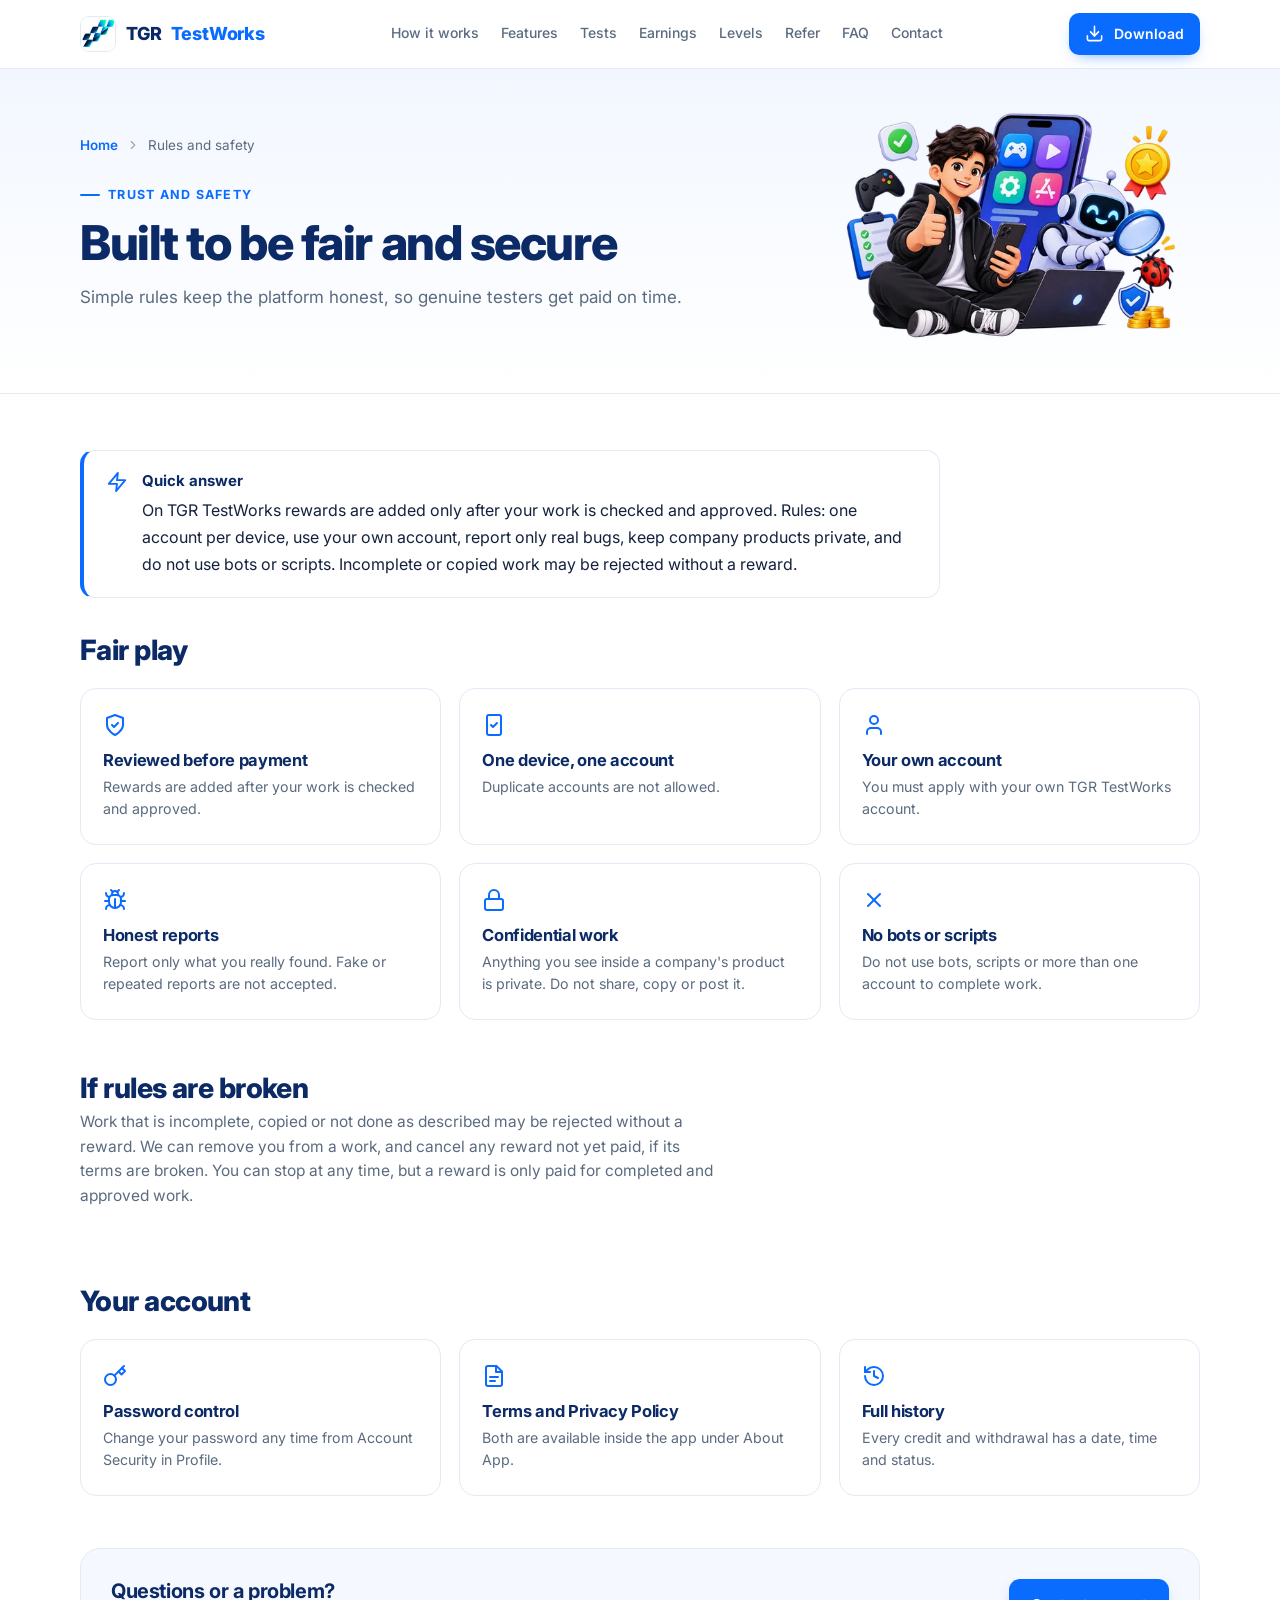
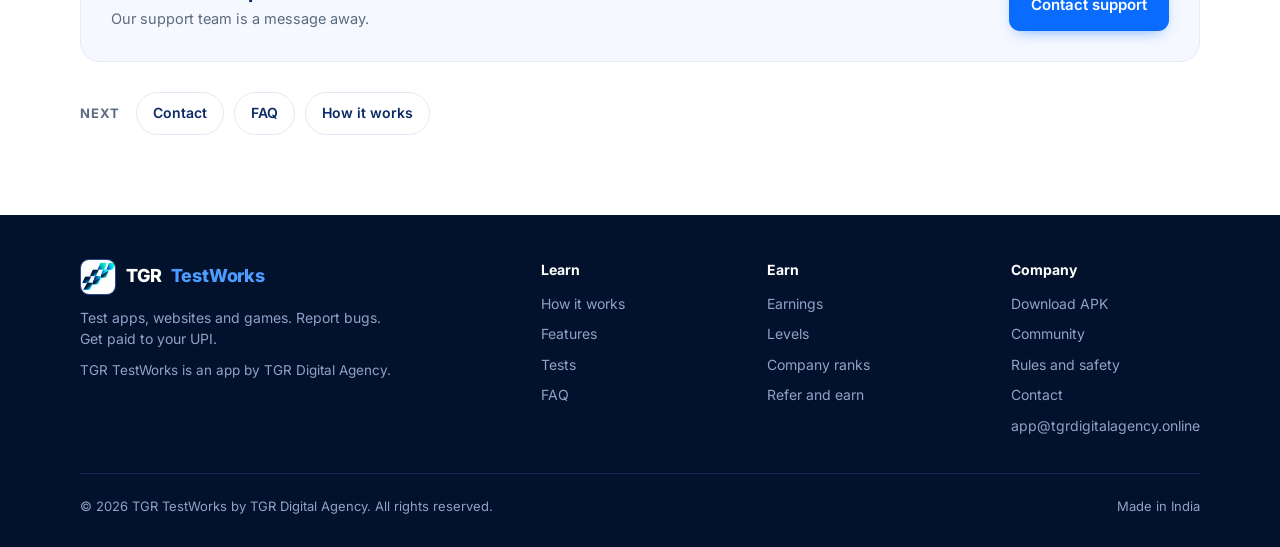
<file: rules-and-safety.html>
<!doctype html>
<html lang="en-IN">
<head>
<meta charset="utf-8">
<meta name="viewport" content="width=device-width, initial-scale=1">
<title>Rules &amp; Safety – Fair, Secure Testing | TGR TestWorks</title>
<meta name="description" content="TGR TestWorks rules and safety: reviewed before payment, one device one account, honest bug reports, confidential work and no bots. Read the fair-play rules.">
<meta name="keywords" content="TGR TestWorks, TGR Digital Agency app, TGR Digital Agency earning app, TGR Digital Agency testing app, safe earning app, is TGR TestWorks legit, earning app rules, fair play testing app, one device one account, honest bug reports, no bots earning app, confidential testing work, reviewed before payment, tester rules, account security app, password change app, terms and privacy policy app, reward rejected reasons, testing app safety, genuine testers only">
<meta name="robots" content="index,follow,max-image-preview:large,max-snippet:-1,max-video-preview:-1">
<meta name="googlebot" content="index,follow,max-image-preview:large,max-snippet:-1,max-video-preview:-1">
<meta name="author" content="TGR Digital Agency">
<meta name="publisher" content="TGR Digital Agency">
<meta name="application-name" content="TGR TestWorks">
<meta name="apple-mobile-web-app-title" content="TGR TestWorks">
<meta name="generator" content="Hand-built static site">
<meta name="theme-color" content="#0A6CFF">
<meta name="msapplication-TileColor" content="#0A6CFF">
<meta name="referrer" content="strict-origin-when-cross-origin">
<meta name="geo.region" content="IN">
<meta name="geo.placename" content="India">
<meta name="language" content="English">
<meta name="rating" content="general">
<link rel="canonical" href="https://tgrdigitalagency.online/rules-and-safety.html">
<link rel="alternate" hreflang="en-IN" href="https://tgrdigitalagency.online/rules-and-safety.html">
<link rel="alternate" hreflang="x-default" href="https://tgrdigitalagency.online/rules-and-safety.html">
<meta property="og:type" content="website">
<meta property="og:site_name" content="TGR TestWorks">
<meta property="og:locale" content="en_IN">
<meta property="og:title" content="Rules &amp; Safety – Fair, Secure Testing | TGR TestWorks">
<meta property="og:description" content="TGR TestWorks rules and safety: reviewed before payment, one device one account, honest bug reports, confidential work and no bots. Read the fair-play rules.">
<meta property="og:url" content="https://tgrdigitalagency.online/rules-and-safety.html">
<meta property="og:image" content="https://tgrdigitalagency.online/assets/img/og-safety.jpg">
<meta property="og:image:secure_url" content="https://tgrdigitalagency.online/assets/img/og-safety.jpg">
<meta property="og:image:type" content="image/jpeg">
<meta property="og:image:width" content="1200">
<meta property="og:image:height" content="630">
<meta property="og:image:alt" content="TGR TestWorks rules, safety and fair play">
<meta name="twitter:card" content="summary_large_image">
<meta name="twitter:title" content="Rules &amp; Safety – Fair, Secure Testing | TGR TestWorks">
<meta name="twitter:description" content="TGR TestWorks rules and safety: reviewed before payment, one device one account, honest bug reports, confidential work and no bots. Read the fair-play rules.">
<meta name="twitter:image" content="https://tgrdigitalagency.online/assets/img/og-safety.jpg">
<meta name="twitter:image:alt" content="TGR TestWorks rules, safety and fair play">
<link rel="icon" href="/favicon.ico" sizes="any">
<link rel="icon" type="image/png" sizes="32x32" href="/favicon-32x32.png">
<link rel="icon" type="image/png" sizes="16x16" href="/favicon-16x16.png">
<link rel="apple-touch-icon" sizes="180x180" href="/apple-touch-icon.png">
<link rel="manifest" href="/site.webmanifest">
<link rel="sitemap" type="application/xml" title="Sitemap" href="sitemap.xml">
<link rel="alternate" type="text/plain" title="LLM site summary" href="llms.txt">
<link rel="preconnect" href="https://fonts.googleapis.com">
<link rel="preconnect" href="https://fonts.gstatic.com" crossorigin>
<link href="https://fonts.googleapis.com/css2?family=Inter:wght@400;500;600;700;800&amp;display=swap" rel="stylesheet">
<style>

:root{--blue:#0A6CFF;--blue-d:#0757D1;--navy:#0B2A66;--navy-d:#031A3D;--teal:#00E5C3;--ink:#14213D;--body:#5B6B7F;--hint:#9AA7B8;--line:#E3EAF5;--bg:#F5F8FE;--soft:#EAF2FF;--green:#12A150}
*{box-sizing:border-box;margin:0;padding:0}
[hidden]{display:none!important}
html{scroll-behavior:smooth;scroll-padding-top:80px}
body{font-family:'Inter',system-ui,-apple-system,'Segoe UI',Roboto,sans-serif;color:var(--ink);background:#fff;line-height:1.6;-webkit-font-smoothing:antialiased;font-size:16px}
img{max-width:100%;height:auto;display:block}
a{color:inherit;text-decoration:none}
button{font:inherit;cursor:pointer;border:0;background:none;color:inherit}
.wrap{max-width:1160px;margin:0 auto;padding:0 20px}
.ico{width:1em;height:1em;stroke:currentColor;fill:none;stroke-width:2;stroke-linecap:round;stroke-linejoin:round;flex:none}
section{padding:84px 0}
.eyebrow{display:inline-flex;align-items:center;gap:8px;font-size:12.5px;font-weight:700;letter-spacing:.1em;text-transform:uppercase;color:var(--blue)}
.eyebrow::before{content:"";width:20px;height:2px;background:currentColor;border-radius:2px}
h1,h2,h3{color:var(--navy);letter-spacing:-.02em;line-height:1.15}
h2{font-size:clamp(27px,3.6vw,38px);font-weight:800;margin:10px 0 12px}
.lead{color:var(--body);font-size:17px;max-width:640px}
.head{margin-bottom:40px;display:flex;justify-content:space-between;align-items:flex-end;gap:24px;flex-wrap:wrap}
.head.center{display:block;text-align:center}.head.center .lead{margin:0 auto}.head.center .eyebrow::before{display:none}
.more{display:inline-flex;align-items:center;gap:8px;font-weight:600;font-size:15px;color:var(--blue);white-space:nowrap}
.more .ico{transition:.2s}.more:hover .ico{transform:translateX(4px)}
.btn{display:inline-flex;align-items:center;gap:10px;font-weight:600;font-size:15px;padding:14px 22px;border-radius:11px;transition:.18s}
.btn .ico{font-size:19px}
.btn-primary{background:var(--blue);color:#fff;box-shadow:0 6px 16px -8px rgba(10,108,255,.7)}
.btn-primary:hover{background:var(--blue-d);transform:translateY(-1px)}
.btn-line{border:1.5px solid var(--line);color:var(--navy);background:#fff}
.btn-line:hover{border-color:var(--blue);color:var(--blue)}
.btn-white{background:#fff;color:var(--navy)}
.btn-wa{background:#1FA855;color:#fff}.btn-wa:hover{background:#188a45}

header{position:sticky;top:0;z-index:50;background:rgba(255,255,255,.96);backdrop-filter:blur(8px);border-bottom:1px solid var(--line)}
.nav{display:flex;align-items:center;justify-content:space-between;height:68px;gap:20px}
.brand{display:flex;align-items:center;gap:10px;font-weight:800;color:var(--navy);font-size:18px;letter-spacing:-.01em;white-space:nowrap}
.brand img{width:36px;height:36px;border-radius:9px;border:1px solid var(--line)}
.brand span{color:var(--blue)}
.links{display:flex;gap:22px;font-size:14px;font-weight:500;color:var(--body)}
.links a{padding:6px 0;border-bottom:2px solid transparent}
.links a:hover{color:var(--blue)}.links a.on{color:var(--blue);border-color:var(--blue)}
.nav .btn{padding:10px 16px;font-size:14px;border-radius:10px}
.burger{display:none;font-size:24px;color:var(--navy)}
@media(max-width:1020px){
  .links{position:absolute;top:68px;left:0;right:0;background:#fff;flex-direction:column;gap:0;padding:6px 20px 14px;border-bottom:1px solid var(--line);display:none}
  .links.open{display:flex}.links a{padding:12px 0;border-bottom:1px solid var(--line)}
  .burger{display:block}.nav .btn{display:none}
}

/* hero */
.hero{padding:60px 0 70px;background:linear-gradient(180deg,#F2F7FF,#fff);border-bottom:1px solid var(--line);overflow:hidden}
.hero-grid{display:grid;grid-template-columns:1.05fr .95fr;gap:40px;align-items:center}
.pill{display:inline-flex;align-items:center;gap:8px;background:#fff;border:1px solid var(--line);border-radius:99px;padding:6px 14px 6px 8px;font-size:13px;font-weight:600;color:var(--navy);margin-bottom:22px}
.pill i{display:grid;place-items:center;width:22px;height:22px;border-radius:50%;background:var(--green);color:#fff;font-size:12px}
.hero h1{font-size:clamp(35px,5.2vw,58px);font-weight:800;line-height:1.05;letter-spacing:-.035em}
.hero h1 em{font-style:normal;color:var(--blue)}
.hero p.lead{margin:20px 0 28px;font-size:18px}
.cta{display:flex;flex-wrap:wrap;gap:12px}
.meta{display:flex;flex-wrap:wrap;gap:8px 22px;margin-top:22px;font-size:13.5px;color:var(--body)}
.meta span{display:inline-flex;align-items:center;gap:7px}.meta .ico{color:var(--green);font-size:16px}
.hero-art{position:relative;height:560px}
.phone{position:absolute;width:250px;border-radius:38px;padding:8px;background:#0B1630;box-shadow:0 30px 60px -24px rgba(11,42,102,.45),0 0 0 1.5px #2A3A63 inset}
.phone img{border-radius:30px;width:100%;background:#fff}
.phone.a{left:6%;top:48px;transform:rotate(-4deg);z-index:1}
.phone.b{right:4%;top:0;z-index:2;transform:rotate(3deg)}
.float{position:absolute;z-index:3;background:#fff;border:1px solid var(--line);border-radius:14px;padding:10px 14px;display:flex;align-items:center;gap:10px;font-size:13px;box-shadow:0 14px 30px -14px rgba(11,42,102,.35)}
.float b{display:block;color:var(--navy);font-size:15px;line-height:1.2}.float small{color:var(--body);font-size:12px}
.float img{width:34px;height:34px;object-fit:contain}
.float .ic{width:36px;height:36px;border-radius:10px;display:grid;place-items:center;font-size:19px;background:#E5F7EC;color:var(--green)}
.float.f1{left:-2%;bottom:70px}.float.f2{right:-1%;bottom:20px}
@media(max-width:940px){.hero-grid{grid-template-columns:1fr}.hero-art{height:520px;max-width:520px;margin:10px auto 0;width:100%}}
@media(max-width:480px){.phone{width:200px}.hero-art{height:430px}.float{display:none}}

.stats-grid{display:grid;grid-template-columns:repeat(4,1fr);border-bottom:1px solid var(--line)}
.stat{padding:28px 20px;display:flex;gap:14px;align-items:center;border-right:1px solid var(--line)}
.stat:last-child{border-right:0}
.stat .ic{width:46px;height:46px;border-radius:12px;background:var(--soft);color:var(--blue);display:grid;place-items:center;font-size:23px;flex:none}
.stat b{display:block;font-size:26px;color:var(--navy);font-weight:800;line-height:1.1;letter-spacing:-.02em}
.stat>div>span{font-size:13.5px;color:var(--body)}
@media(max-width:860px){.stats-grid{grid-template-columns:1fr 1fr}.stat:nth-child(2){border-right:0}.stat:nth-child(-n+2){border-bottom:1px solid var(--line)}}
@media(max-width:420px){.stat{padding:20px 12px;gap:10px}.stat b{font-size:22px}.stat .ic{width:38px;height:38px;font-size:19px}}

.bg-soft{background:var(--bg);border-top:1px solid var(--line);border-bottom:1px solid var(--line)}

/* compact how */
.mini-steps{display:grid;grid-template-columns:repeat(4,1fr);border:1px solid var(--line);border-radius:18px;overflow:hidden;background:#fff}
.ms{padding:26px 24px;border-right:1px solid var(--line);position:relative}
.ms:last-child{border-right:0}
.ms .n{font-size:13px;font-weight:700;color:var(--blue);letter-spacing:.08em}
.ms .ico{font-size:26px;color:var(--navy);margin:14px 0 12px;display:block}
.ms h3{font-size:17px;margin-bottom:5px}.ms p{font-size:14px;color:var(--body);line-height:1.5}
@media(max-width:900px){.mini-steps{grid-template-columns:1fr 1fr}.ms:nth-child(2){border-right:0}.ms:nth-child(-n+2){border-bottom:1px solid var(--line)}}
@media(max-width:520px){.mini-steps{grid-template-columns:1fr}.ms{border-right:0!important;border-bottom:1px solid var(--line)}.ms:last-child{border-bottom:0}}

/* compact features */
.feat-split{display:grid;grid-template-columns:.8fr 1.2fr;gap:36px;align-items:center}
.feat-art{background:#fff;border:1px solid var(--line);border-radius:20px;padding:12px;overflow:hidden}
.feat-art img{border-radius:12px;width:100%}
.flist{display:grid;grid-template-columns:1fr 1fr;gap:6px 28px}
.fi{display:flex;gap:14px;padding:16px 0;border-bottom:1px solid var(--line)}
.fi .ico{font-size:22px;color:var(--blue);margin-top:3px}
.fi b{display:block;color:var(--navy);font-size:15.5px;line-height:1.3}.fi span{font-size:13.8px;color:var(--body);line-height:1.5;display:block;margin-top:2px}
@media(max-width:940px){.feat-split{grid-template-columns:1fr}.flist{grid-template-columns:1fr}}

/* slider */
.slider-wrap{position:relative}
.slider{overflow-x:auto;scrollbar-width:none;-ms-overflow-style:none;cursor:grab;user-select:none;-webkit-user-select:none;-webkit-mask-image:linear-gradient(90deg,transparent,#000 5%,#000 95%,transparent);mask-image:linear-gradient(90deg,transparent,#000 5%,#000 95%,transparent);padding:8px 0}
.slider::-webkit-scrollbar{display:none}
.slider.drag{cursor:grabbing}
.strack{display:flex;gap:28px;width:max-content;padding:0 14px}
.slide{width:230px;flex:none;text-align:center}
.slide .phone{position:relative;width:100%;transform:none}
.slide img{-webkit-user-drag:none;pointer-events:none}
.slide h3{font-size:16px;margin:18px 0 2px}.slide p{font-size:13.5px;color:var(--body)}
.arrows{display:flex;gap:10px;justify-content:center;margin-top:26px}
.arrow{width:46px;height:46px;border-radius:50%;border:1.5px solid var(--line);background:#fff;display:grid;place-items:center;font-size:20px;color:var(--navy);transition:.2s}
.arrow:hover{border-color:var(--blue);color:var(--blue)}

/* test cards */
.chips{display:flex;gap:8px;flex-wrap:wrap;margin-bottom:22px}
.chip{display:inline-flex;align-items:center;gap:8px;padding:9px 16px;border-radius:99px;border:1.5px solid var(--line);background:#fff;font-size:14px;font-weight:600;color:var(--navy)}
.chip .ico{font-size:16px}.chip.on{background:var(--navy);border-color:var(--navy);color:#fff}
.list{display:grid;grid-template-columns:repeat(3,1fr);gap:18px}
.job{background:#fff;border:1px solid var(--line);border-radius:16px;overflow:hidden;display:flex;flex-direction:column}
.job-top{display:flex;gap:14px;padding:20px 20px 14px;align-items:flex-start}
.job-logo{width:50px;height:50px;border-radius:13px;display:grid;place-items:center;font-size:25px;flex:none;color:#fff}
.job h3{font-size:16px}.job .co{font-size:13px;color:var(--body);margin-top:2px}
.tags{display:flex;gap:7px;flex-wrap:wrap;padding:0 20px 18px}
.tag{display:inline-flex;align-items:center;gap:6px;font-size:12.5px;font-weight:600;padding:5px 10px;border-radius:99px}
.tag .ico{font-size:13px}
.t-plat{background:var(--soft);color:var(--blue)}.t-kind{background:#F1EAFE;color:#6D3BD2}.t-pay{background:#E5F7EC;color:#0E7D3D}
.job-foot{margin-top:auto;border-top:1px solid var(--line);padding:12px 20px;display:flex;justify-content:space-between;align-items:center;font-size:13px;color:var(--body)}
.job-foot b{color:var(--blue);font-weight:600;display:inline-flex;align-items:center;gap:4px}
.job.live{border-color:#BFE5CF}.job.live .job-foot{background:#F0FAF4;color:#0E7D3D;font-weight:600}
.note{margin-top:20px;font-size:13.5px;color:var(--body);display:flex;gap:8px;align-items:flex-start}
.note .ico{margin-top:3px;color:var(--blue)}
@media(max-width:940px){.list{grid-template-columns:1fr 1fr}}@media(max-width:560px){.list{grid-template-columns:1fr}}

/* dark */
.dark{background:var(--navy-d);color:#C9D6EE}
.dark h2,.dark h3{color:#fff}.dark .lead{color:#A9BAD8}.dark .eyebrow{color:var(--teal)}
.dark .more{color:#7FB2FF}
.earn{display:grid;grid-template-columns:1fr 1fr;gap:56px;align-items:center}
.flow{display:grid;margin-top:26px}
.flow div{display:flex;gap:16px;padding-bottom:20px;position:relative}
.flow div:not(:last-child)::before{content:"";position:absolute;left:19px;top:42px;bottom:2px;width:2px;background:#1E3A73}
.flow i{width:40px;height:40px;border-radius:50%;background:#0F2C63;border:1.5px solid #27498F;color:var(--teal);display:grid;place-items:center;font-size:18px;flex:none;font-style:normal}
.flow b{display:block;color:#fff;font-size:16px;margin-bottom:2px}.flow span{font-size:14px;color:#A9BAD8}
.panel{background:#0B2557;border:1px solid #1B3A78;border-radius:20px;padding:26px}
.rule{display:flex;align-items:center;gap:16px;padding-bottom:20px;border-bottom:1px solid #1B3A78;margin-bottom:20px}
.rule .rico{width:54px;height:54px;border-radius:14px;background:var(--blue);display:grid;place-items:center;font-size:27px;color:#fff}
.rule small{color:#9FB3D6;font-size:13px}.rule b{display:block;font-size:34px;color:#fff;letter-spacing:-.02em;line-height:1.1}
.upi-title{font-size:12.5px;color:#9FB3D6;margin-bottom:12px;font-weight:700;letter-spacing:.08em;text-transform:uppercase}
.upilogos{display:grid;grid-template-columns:repeat(4,1fr);gap:10px;margin-bottom:12px}
.upilogos div{background:#fff;border-radius:14px;padding:12px 6px 10px;text-align:center;font-size:12px;font-weight:600;color:var(--navy)}
.upilogos img{width:44px;height:44px;border-radius:11px;margin:0 auto 6px}
.upis{display:flex;flex-wrap:wrap;gap:8px}
.upis span{padding:7px 13px;border-radius:10px;background:#0F2C63;border:1px solid #234583;color:#fff;font-size:13px;font-weight:500}
@media(max-width:900px){.earn{grid-template-columns:1fr;gap:36px}}

/* badge strips */
.bstrip{display:grid;grid-template-columns:repeat(7,1fr);gap:14px}
.bcard{text-align:center;background:#fff;border:1px solid var(--line);border-radius:16px;padding:22px 8px 16px}
.bcard img{width:76px;height:76px;object-fit:contain;margin:0 auto 10px}
.bcard b{display:block;font-size:14.5px;color:var(--navy)}.bcard small{font-size:12px;color:var(--body)}
@media(max-width:1000px){.bstrip{grid-template-columns:repeat(4,1fr)}}@media(max-width:560px){.bstrip{grid-template-columns:repeat(2,1fr)}}
.rstrip{display:grid;grid-template-columns:repeat(10,1fr);gap:10px}
.rcard{text-align:center}
.rcard img{width:100%;max-width:110px;margin:0 auto 6px}
.rcard b{display:block;font-size:12.5px;color:var(--navy);line-height:1.25}
@media(max-width:1000px){.rstrip{grid-template-columns:repeat(5,1fr)}}@media(max-width:520px){.rstrip{grid-template-columns:repeat(2,1fr)}}

/* refer */
.refer{background:var(--blue);border-radius:24px;color:#fff;display:grid;grid-template-columns:1.1fr .9fr;gap:30px;align-items:center;overflow:hidden;position:relative}
.refer .txt{padding:48px 0 48px 48px}
.refer h2{color:#fff;margin-top:12px}.refer .eyebrow{color:#fff}
.refer p{color:#D6E5FF;margin-bottom:24px;max-width:480px}
.refer .art{padding:20px 28px 20px 0}
.refer .art img{border-radius:16px;box-shadow:0 20px 40px -20px rgba(0,0,0,.4)}
@media(max-width:860px){.refer{grid-template-columns:1fr}.refer .txt{padding:32px 24px 8px}.refer .art{padding:8px 24px 28px}}

/* community */
.comm{display:grid;grid-template-columns:.9fr 1.1fr;gap:56px;align-items:center}
.big{background:#fff;border:1px solid var(--line);border-radius:24px;padding:40px;text-align:center}
.big .num{font-size:clamp(64px,10vw,96px);font-weight:800;color:var(--blue);letter-spacing:-.05em;line-height:1}
.big p{color:var(--navy);font-weight:600;font-size:18px;margin-top:6px}
.big small{color:var(--body);font-size:14px;display:block;margin-top:4px}
.pts{display:grid;gap:18px}
.pt{display:flex;gap:16px}
.pt .ic{width:44px;height:44px;border-radius:11px;background:var(--soft);color:var(--blue);display:grid;place-items:center;font-size:22px;flex:none}
.pt b{display:block;color:var(--navy);font-size:16.5px}.pt span{font-size:14.5px;color:var(--body)}
@media(max-width:900px){.comm{grid-template-columns:1fr;gap:32px}}

/* cards generic */
.grid3{display:grid;grid-template-columns:repeat(3,1fr);gap:18px}
.grid2{display:grid;grid-template-columns:repeat(2,1fr);gap:18px}
@media(max-width:900px){.grid3{grid-template-columns:1fr 1fr}}@media(max-width:600px){.grid3,.grid2{grid-template-columns:1fr}}
.card{background:#fff;border:1px solid var(--line);border-radius:16px;padding:24px 22px}
.card .ico{font-size:24px;color:var(--blue);margin-bottom:14px;display:block}
.card h3{font-size:16.5px;margin-bottom:6px}.card p{font-size:14.2px;color:var(--body);line-height:1.55}

/* faq */
.faq{max-width:780px;margin:0 auto;display:grid;gap:10px}
.faq details{background:#fff;border:1px solid var(--line);border-radius:14px;padding:0 22px}
.faq summary{list-style:none;cursor:pointer;display:flex;justify-content:space-between;align-items:center;gap:16px;padding:18px 0;font-weight:600;color:var(--navy);font-size:16px}
.faq summary::-webkit-details-marker{display:none}
.faq summary .ico{transition:.2s;color:var(--blue);font-size:20px}
.faq details[open] summary .ico{transform:rotate(180deg)}.faq details[open]{border-color:#BBD3FA}
.faq p{padding:0 0 20px;color:var(--body);font-size:15px}

.final{background:var(--navy-d);color:#fff;text-align:center;padding:84px 0}
.final img{width:74px;height:74px;border-radius:18px;margin:0 auto 22px;border:1px solid #27498F}
.final h2{color:#fff;font-size:clamp(28px,4.4vw,44px);margin-top:0}
.final p{color:#A9BAD8;max-width:520px;margin:0 auto 28px}
.final .cta{justify-content:center}
footer{background:#02122C;color:#8FA3C7;padding:44px 0 30px;font-size:14px}
.fgrid{display:flex;justify-content:space-between;gap:32px;flex-wrap:wrap;padding-bottom:28px;border-bottom:1px solid #12274F}
footer .brand{color:#fff}footer .brand img{border-color:#27498F}
footer p{max-width:320px;margin-top:12px;line-height:1.55}
footer .col b{display:block;color:#fff;font-size:14px;margin-bottom:12px}
footer .col a{display:block;margin-bottom:8px}footer .col a:hover{color:#fff}
.copy{padding-top:22px;display:flex;justify-content:space-between;flex-wrap:wrap;gap:8px;font-size:13px}

.sticky{display:none}
@media(max-width:700px){
  section{padding:60px 0}
  .sticky{display:flex;position:fixed;left:12px;right:12px;bottom:12px;z-index:60;transform:translateY(120%);transition:.3s}
  .sticky.show{transform:none}
  .sticky .btn{width:100%;justify-content:center;box-shadow:0 12px 30px -8px rgba(10,108,255,.7)}
  footer{padding-bottom:90px}
}
.reveal{opacity:0;transform:translateY(16px);transition:.6s ease}.reveal.in{opacity:1;transform:none}

/* ===== detail pages ===== */
.page:not([hidden]){animation:pg .35s ease}
@keyframes pg{from{opacity:0;transform:translateY(8px)}to{opacity:1;transform:none}}
.phead{background:linear-gradient(180deg,#F2F7FF,#fff);border-bottom:1px solid var(--line);padding:34px 0 50px}
.crumb{display:flex;align-items:center;gap:8px;font-size:13.5px;color:var(--body);margin-bottom:22px}
.crumb a{color:var(--blue);font-weight:600}.crumb .ico{font-size:14px;color:var(--hint)}
.phead-grid{display:grid;grid-template-columns:1.3fr .7fr;gap:40px;align-items:center}
.phead h1{font-size:clamp(32px,4.6vw,48px);font-weight:800;letter-spacing:-.03em;margin:10px 0 14px}
.phead .art img{max-height:240px;margin-left:auto;object-fit:contain}
.phead.nophoto .phead-grid{grid-template-columns:1fr}
@media(max-width:800px){.phead-grid{grid-template-columns:1fr}.phead .art{display:none}}
.pbody{padding:56px 20px 20px}
.pbody section,.blk{padding:0 0 52px}
.blk h2{font-size:clamp(22px,2.8vw,28px);margin:0 0 6px}
.blk>.lead{font-size:15.5px;margin-bottom:24px}
.blk>h2+.grid3,.blk>h2+.grid2,.blk>h2+.rows{margin-top:22px}
.rows{display:grid;gap:0;border:1px solid var(--line);border-radius:16px;overflow:hidden;background:#fff}
.row{display:grid;grid-template-columns:56px 1fr;gap:18px;padding:22px 24px;border-bottom:1px solid var(--line)}
.row:last-child{border-bottom:0}
.row .num{width:40px;height:40px;border-radius:50%;background:var(--blue);color:#fff;font-weight:700;display:grid;place-items:center;font-size:15px}
.row h3{font-size:17px;margin-bottom:4px}.row p,.row li{font-size:14.5px;color:var(--body)}
.row ul{padding-left:18px;margin-top:6px}
.split{display:grid;grid-template-columns:1fr 1fr;gap:36px;align-items:center}
.split.rev>:first-child{order:2}
.split .shot-img{display:flex;justify-content:center}
.split .phone{position:relative;transform:none;width:250px}
@media(max-width:800px){.split{grid-template-columns:1fr}.split.rev>:first-child{order:0}}
.ticks{list-style:none;display:grid;gap:10px;margin-top:12px}
.ticks li{display:flex;gap:10px;font-size:15px;color:var(--ink)}
.ticks .ico{color:var(--green);margin-top:5px;flex:none}
.callout{display:flex;gap:14px;background:var(--soft);border:1px solid #CFE0FB;border-radius:14px;padding:16px 18px;font-size:14.5px;color:var(--navy)}
.callout .ico{font-size:22px;color:var(--blue);margin-top:2px}
.pcta{background:var(--bg);border:1px solid var(--line);border-radius:20px;padding:30px;display:flex;justify-content:space-between;align-items:center;gap:20px;flex-wrap:wrap;margin-bottom:30px}
.pcta h3{font-size:20px}.pcta p{color:var(--body);font-size:14.5px;margin-top:4px}
.related{display:flex;flex-wrap:wrap;gap:10px;margin-bottom:60px;align-items:center}
.related b{font-size:13px;color:var(--body);margin-right:6px;text-transform:uppercase;letter-spacing:.08em}
.related a{padding:9px 16px;border:1.5px solid var(--line);border-radius:99px;font-size:14px;font-weight:600;color:var(--navy);background:#fff}
.related a:hover{border-color:var(--blue);color:var(--blue)}
.bigbadges{display:grid;grid-template-columns:repeat(3,1fr);gap:18px}
.bb{background:#fff;border:1px solid var(--line);border-radius:18px;padding:26px 22px;display:flex;gap:18px;align-items:center}
.bb img{width:92px;height:92px;object-fit:contain;flex:none}
.bb b{display:block;font-size:17px;color:var(--navy)}.bb small{display:block;color:var(--blue);font-weight:600;font-size:13px;margin:2px 0 4px}.bb p{font-size:13.5px;color:var(--body);line-height:1.5}
@media(max-width:900px){.bigbadges{grid-template-columns:1fr 1fr}}@media(max-width:600px){.bigbadges{grid-template-columns:1fr}}
.rank-list{display:grid;gap:14px}
.rk{display:grid;grid-template-columns:110px 1fr;gap:22px;align-items:center;background:#fff;border:1px solid var(--line);border-radius:18px;padding:18px 24px}
.rk img{width:100px;margin:0 auto}
.rk b{font-size:18px;color:var(--navy);display:block}.rk small{font-size:13px;font-weight:600;display:block;margin:1px 0 5px}.rk p{font-size:14.5px;color:var(--body)}
@media(max-width:560px){.rk{grid-template-columns:80px 1fr;gap:14px;padding:14px}.rk img{width:76px}}
.contact-grid{display:grid;grid-template-columns:repeat(3,1fr);gap:18px}
@media(max-width:800px){.contact-grid{grid-template-columns:1fr}}
.cc{background:#fff;border:1px solid var(--line);border-radius:18px;padding:26px;display:flex;flex-direction:column;gap:6px}
.cc .ico{font-size:28px;color:var(--blue);margin-bottom:10px}
.cc b{font-size:17px;color:var(--navy)}.cc span{font-size:14.5px;color:var(--body);word-break:break-word}.cc .btn{margin-top:14px;align-self:flex-start;padding:11px 18px;font-size:14px}
.statbox{display:grid;grid-template-columns:repeat(3,1fr);gap:18px}
@media(max-width:700px){.statbox{grid-template-columns:1fr}}
.sb{background:#fff;border:1px solid var(--line);border-radius:18px;padding:28px;text-align:center}
.sb b{display:block;font-size:44px;font-weight:800;color:var(--blue);letter-spacing:-.03em;line-height:1.1}.sb span{color:var(--navy);font-weight:600;font-size:15px}
@media(prefers-reduced-motion:reduce){.reveal{opacity:1;transform:none;transition:none}html{scroll-behavior:auto}.page:not([hidden]){animation:none}}

/* ===== multi-page additions ===== */
.skip{position:absolute;left:-9999px;top:8px;background:#fff;color:var(--navy);padding:10px 16px;border-radius:10px;z-index:200;font-weight:700;box-shadow:0 8px 24px rgba(0,0,0,.2)}
.skip:focus{left:12px}
:focus-visible{outline:3px solid var(--blue);outline-offset:2px;border-radius:6px}
.links a.on{color:var(--blue)}
.quick{display:flex;gap:14px;align-items:flex-start;background:#fff;border:1px solid var(--line);border-left:4px solid var(--blue);border-radius:14px;padding:18px 22px;margin:0 0 36px;max-width:860px}
.quick .ico{font-size:22px;color:var(--blue);flex:none;margin-top:2px}
.quick b{display:block;color:var(--navy);font-size:15px;margin-bottom:4px}
.quick p{color:var(--ink);font-size:16px;line-height:1.7;margin:0}
.bg-soft .quick{max-width:none;margin-bottom:28px}
.facts{display:grid;grid-template-columns:repeat(4,1fr);gap:1px;background:var(--line);border:1px solid var(--line);border-radius:16px;overflow:hidden;margin:0}
.facts>div{background:#fff;padding:16px 20px}
.facts dt{font-size:13.5px;color:var(--body)}
.facts dd{font-weight:700;color:var(--navy);margin:2px 0 0;font-size:16px}
.phead .art .phone{width:210px;margin-left:auto}
.phead .art .phone img{max-height:250px;height:250px;width:100%;margin:0;box-shadow:none;object-fit:cover;object-position:top}
.totop{position:fixed;right:16px;bottom:16px;width:44px;height:44px;border-radius:50%;border:0;background:var(--navy);color:#fff;display:grid;place-items:center;cursor:pointer;opacity:0;pointer-events:none;transition:.25s;z-index:55;box-shadow:0 8px 22px -6px rgba(11,42,102,.6)}
.totop.show{opacity:1;pointer-events:auto}
.totop .ico{width:20px;height:20px}
@media(max-width:760px){.totop{bottom:76px}}
@media(max-width:900px){.facts{grid-template-columns:repeat(2,1fr)}}
.facts.c3{grid-template-columns:repeat(3,1fr)}
@media(max-width:900px){.facts.c3{grid-template-columns:repeat(2,1fr)}}
body[data-nosticky] .sticky{display:none!important}

</style>
<noscript><style>.reveal{opacity:1!important;transform:none!important}</style></noscript>
<script type="application/ld+json">{"@context":"https://schema.org","@graph":[{"@type":"Organization","@id":"https://tgrdigitalagency.online/#organization","name":"TGR Digital Agency","url":"https://tgrdigitalagency.online/","logo":{"@type":"ImageObject","url":"https://tgrdigitalagency.online/assets/img/logo-512.png","width":512,"height":512},"email":"app@tgrdigitalagency.online","telephone":"+918941801033","contactPoint":[{"@type":"ContactPoint","contactType":"customer support","telephone":"+918941801033","email":"app@tgrdigitalagency.online","areaServed":"IN","availableLanguage":["English","Hindi"]}]},{"@type":"WebSite","@id":"https://tgrdigitalagency.online/#website","url":"https://tgrdigitalagency.online/","name":"TGR TestWorks","description":"Free Android app by TGR Digital Agency to test apps, websites and games, report bugs and earn rewards withdrawable to UPI.","publisher":{"@id":"https://tgrdigitalagency.online/#organization"},"inLanguage":"en-IN"},{"@type":"WebPage","@id":"https://tgrdigitalagency.online/rules-and-safety.html#webpage","url":"https://tgrdigitalagency.online/rules-and-safety.html","name":"Rules & Safety – Fair, Secure Testing | TGR TestWorks","description":"TGR TestWorks rules and safety: reviewed before payment, one device one account, honest bug reports, confidential work and no bots. Read the fair-play rules.","inLanguage":"en-IN","isPartOf":{"@id":"https://tgrdigitalagency.online/#website"},"about":{"@id":"https://tgrdigitalagency.online/#app"},"publisher":{"@id":"https://tgrdigitalagency.online/#organization"},"primaryImageOfPage":{"@type":"ImageObject","url":"https://tgrdigitalagency.online/assets/img/og-safety.jpg","width":1200,"height":630},"datePublished":"2026-11-22","dateModified":"2026-11-22","keywords":"TGR TestWorks, TGR Digital Agency app, TGR Digital Agency earning app, TGR Digital Agency testing app, safe earning app, is TGR TestWorks legit, earning app rules, fair play testing app, one device one account, honest bug reports, no bots earning app, confidential testing work, reviewed before payment, tester rules, account security app, password change app, terms and privacy policy app, reward rejected reasons, testing app safety, genuine testers only","speakable":{"@type":"SpeakableSpecification","cssSelector":[".quick p","h1"]},"breadcrumb":{"@id":"https://tgrdigitalagency.online/rules-and-safety.html#breadcrumb"}},{"@type":"BreadcrumbList","@id":"https://tgrdigitalagency.online/rules-and-safety.html#breadcrumb","itemListElement":[{"@type":"ListItem","position":1,"name":"Home","item":"https://tgrdigitalagency.online/"},{"@type":"ListItem","position":2,"name":"Rules and safety","item":"https://tgrdigitalagency.online/rules-and-safety.html"}]}]}</script>
</head>
<body>
<a class="skip" href="#content">Skip to content</a>
<svg width="0" height="0" style="position:absolute" aria-hidden="true">
 <symbol id="i-download" viewBox="0 0 24 24"><path d="M21 15v4a2 2 0 0 1-2 2H5a2 2 0 0 1-2-2v-4"/><polyline points="7 10 12 15 17 10"/><line x1="12" y1="15" x2="12" y2="3"/></symbol>
 <symbol id="i-shield" viewBox="0 0 24 24"><path d="M12 22s8-4 8-10V5l-8-3-8 3v7c0 6 8 10 8 10z"/><path d="m9 12 2 2 4-4"/></symbol>
 <symbol id="i-wallet" viewBox="0 0 24 24"><path d="M19 7V4a1 1 0 0 0-1-1H5a2 2 0 0 0 0 4h15a1 1 0 0 1 1 1v4h-3a2 2 0 0 0 0 4h3a1 1 0 0 0 1-1v-2a1 1 0 0 0-1-1"/><path d="M3 5v14a2 2 0 0 0 2 2h15a1 1 0 0 0 1-1v-4"/></symbol>
 <symbol id="i-bug" viewBox="0 0 24 24"><path d="m8 2 1.88 1.88"/><path d="M14.12 3.88 16 2"/><path d="M9 7.13v-1a3.003 3.003 0 1 1 6 0v1"/><path d="M12 20c-3.3 0-6-2.7-6-6v-3a4 4 0 0 1 4-4h4a4 4 0 0 1 4 4v3c0 3.3-2.7 6-6 6"/><path d="M12 20v-9"/><path d="M6.53 9C4.6 8.8 3 7.1 3 5"/><path d="M6 13H2"/><path d="M3 21c0-2.1 1.7-3.9 3.8-4"/><path d="M20.97 5c0 2.1-1.6 3.8-3.5 4"/><path d="M22 13h-4"/><path d="M17.2 17c2.1.1 3.8 1.9 3.8 4"/></symbol>
 <symbol id="i-compass" viewBox="0 0 24 24"><circle cx="12" cy="12" r="10"/><polygon points="16.24 7.76 14.12 14.12 7.76 16.24 9.88 9.88 16.24 7.76"/></symbol>
 <symbol id="i-users" viewBox="0 0 24 24"><path d="M16 21v-2a4 4 0 0 0-4-4H6a4 4 0 0 0-4 4v2"/><circle cx="9" cy="7" r="4"/><path d="M22 21v-2a4 4 0 0 0-3-3.87"/><path d="M16 3.13a4 4 0 0 1 0 7.75"/></symbol>
 <symbol id="i-gift" viewBox="0 0 24 24"><rect x="3" y="8" width="18" height="4" rx="1"/><path d="M12 8v13"/><path d="M19 12v7a2 2 0 0 1-2 2H7a2 2 0 0 1-2-2v-7"/><path d="M7.5 8a2.5 2.5 0 0 1 0-5A4.8 8 0 0 1 12 8a4.8 8 0 0 1 4.5-5 2.5 2.5 0 0 1 0 5"/></symbol>
 <symbol id="i-trophy" viewBox="0 0 24 24"><path d="M6 9H4.5a2.5 2.5 0 0 1 0-5H6"/><path d="M18 9h1.5a2.5 2.5 0 0 0 0-5H18"/><path d="M4 22h16"/><path d="M10 14.66V17c0 .55-.47.98-.97 1.21C7.85 18.75 7 20.24 7 22"/><path d="M14 14.66V17c0 .55.47.98.97 1.21C16.15 18.75 17 20.24 17 22"/><path d="M18 2H6v7a6 6 0 0 0 12 0V2Z"/></symbol>
 <symbol id="i-bell" viewBox="0 0 24 24"><path d="M6 8a6 6 0 0 1 12 0c0 7 3 9 3 9H3s3-2 3-9"/><path d="M10.3 21a1.94 1.94 0 0 0 3.4 0"/></symbol>
 <symbol id="i-phone" viewBox="0 0 24 24"><rect x="5" y="2" width="14" height="20" rx="2"/><path d="M12 18h.01"/></symbol>
 <symbol id="i-globe" viewBox="0 0 24 24"><circle cx="12" cy="12" r="10"/><path d="M2 12h20"/><path d="M12 2a15.3 15.3 0 0 1 4 10 15.3 15.3 0 0 1-4 10 15.3 15.3 0 0 1-4-10 15.3 15.3 0 0 1 4-10z"/></symbol>
 <symbol id="i-gamepad" viewBox="0 0 24 24"><line x1="6" x2="10" y1="12" y2="12"/><line x1="8" x2="8" y1="10" y2="14"/><line x1="15" x2="15.01" y1="13" y2="13"/><line x1="18" x2="18.01" y1="11" y2="11"/><rect width="20" height="12" x="2" y="6" rx="2"/></symbol>
 <symbol id="i-monitor" viewBox="0 0 24 24"><rect width="20" height="14" x="2" y="3" rx="2"/><line x1="8" x2="16" y1="21" y2="21"/><line x1="12" x2="12" y1="17" y2="21"/></symbol>
 <symbol id="i-check" viewBox="0 0 24 24"><path d="M20 6 9 17l-5-5"/></symbol>
 <symbol id="i-lock" viewBox="0 0 24 24"><rect width="18" height="11" x="3" y="11" rx="2"/><path d="M7 11V7a5 5 0 0 1 10 0v4"/></symbol>
 <symbol id="i-zap" viewBox="0 0 24 24"><path d="M13 2 3 14h9l-1 8 10-12h-9l1-8z"/></symbol>
 <symbol id="i-clock" viewBox="0 0 24 24"><circle cx="12" cy="12" r="10"/><polyline points="12 6 12 12 16 14"/></symbol>
 <symbol id="i-support" viewBox="0 0 24 24"><circle cx="12" cy="12" r="10"/><circle cx="12" cy="12" r="4"/><path d="m4.93 4.93 4.24 4.24"/><path d="m14.83 9.17 4.24-4.24"/><path d="m14.83 14.83 4.24 4.24"/><path d="m9.17 14.83-4.24 4.24"/></symbol>
 <symbol id="i-arrow" viewBox="0 0 24 24"><path d="M5 12h14"/><path d="m12 5 7 7-7 7"/></symbol>
 <symbol id="i-down" viewBox="0 0 24 24"><path d="m6 9 6 6 6-6"/></symbol>
 <symbol id="i-file" viewBox="0 0 24 24"><path d="M14.5 2H6a2 2 0 0 0-2 2v16a2 2 0 0 0 2 2h12a2 2 0 0 0 2-2V7.5L14.5 2z"/><polyline points="14 2 14 8 20 8"/><line x1="8" y1="13" x2="16" y2="13"/><line x1="8" y1="17" x2="13" y2="17"/></symbol>
 <symbol id="i-badge" viewBox="0 0 24 24"><path d="M3.85 8.62a4 4 0 0 1 4.78-4.77 4 4 0 0 1 6.74 0 4 4 0 0 1 4.78 4.78 4 4 0 0 1 0 6.74 4 4 0 0 1-4.77 4.78 4 4 0 0 1-6.75 0 4 4 0 0 1-4.78-4.77 4 4 0 0 1 0-6.76Z"/><path d="m9 12 2 2 4-4"/></symbol>
 <symbol id="i-ticket" viewBox="0 0 24 24"><path d="M2 9a3 3 0 0 1 0 6v2a2 2 0 0 0 2 2h16a2 2 0 0 0 2-2v-2a3 3 0 0 1 0-6V7a2 2 0 0 0-2-2H4a2 2 0 0 0-2 2Z"/><path d="M13 5v2"/><path d="M13 17v2"/><path d="M13 11v2"/></symbol>
 <symbol id="i-building" viewBox="0 0 24 24"><rect width="16" height="20" x="4" y="2" rx="2"/><path d="M9 22v-4h6v4"/><path d="M8 6h.01M16 6h.01M12 6h.01M12 10h.01M12 14h.01M16 10h.01M16 14h.01M8 10h.01M8 14h.01"/></symbol>
 <symbol id="i-rupee" viewBox="0 0 24 24"><path d="M6 3h12"/><path d="M6 8h12"/><path d="m6 13 8.5 8"/><path d="M6 13h3"/><path d="M9 13c6.667 0 6.667-10 0-10"/></symbol>
 <symbol id="i-menu" viewBox="0 0 24 24"><line x1="4" y1="7" x2="20" y2="7"/><line x1="4" y1="12" x2="20" y2="12"/><line x1="4" y1="17" x2="20" y2="17"/></symbol>
 <symbol id="i-x" viewBox="0 0 24 24"><path d="M18 6 6 18"/><path d="m6 6 12 12"/></symbol>
 <symbol id="i-search" viewBox="0 0 24 24"><circle cx="11" cy="11" r="8"/><path d="m21 21-4.3-4.3"/></symbol>
 <symbol id="i-userplus" viewBox="0 0 24 24"><path d="M16 21v-2a4 4 0 0 0-4-4H6a4 4 0 0 0-4 4v2"/><circle cx="9" cy="7" r="4"/><line x1="19" x2="19" y1="8" y2="14"/><line x1="22" x2="16" y1="11" y2="11"/></symbol>
 <symbol id="i-clip" viewBox="0 0 24 24"><rect width="8" height="4" x="8" y="2" rx="1"/><path d="M16 4h2a2 2 0 0 1 2 2v14a2 2 0 0 1-2 2H6a2 2 0 0 1-2-2V6a2 2 0 0 1 2-2h2"/><path d="m9 14 2 2 4-4"/></symbol>
 <symbol id="i-device" viewBox="0 0 24 24"><rect width="14" height="20" x="5" y="2" rx="2"/><path d="m9 12 2 2 4-4"/></symbol>
 <symbol id="i-eye" viewBox="0 0 24 24"><path d="M2 12s3.6-7 10-7 10 7 10 7-3.6 7-10 7S2 12 2 12z"/><circle cx="12" cy="12" r="3"/></symbol>
 <symbol id="i-left" viewBox="0 0 24 24"><path d="m15 18-6-6 6-6"/></symbol>
 <symbol id="i-right" viewBox="0 0 24 24"><path d="m9 18 6-6-6-6"/></symbol>
 <symbol id="i-chat" viewBox="0 0 24 24"><path d="M7.9 20A9 9 0 1 0 4 16.1L2 22Z"/></symbol>
 <symbol id="i-call" viewBox="0 0 24 24"><path d="M22 16.92v3a2 2 0 0 1-2.18 2 19.79 19.79 0 0 1-8.63-3.07 19.5 19.5 0 0 1-6-6 19.79 19.79 0 0 1-3.07-8.67A2 2 0 0 1 4.11 2h3a2 2 0 0 1 2 1.72 12.84 12.84 0 0 0 .7 2.81 2 2 0 0 1-.45 2.11L8.09 9.91a16 16 0 0 0 6 6l1.27-1.27a2 2 0 0 1 2.11-.45 12.84 12.84 0 0 0 2.81.7A2 2 0 0 1 22 16.92z"/></symbol>
 <symbol id="i-mail" viewBox="0 0 24 24"><rect width="20" height="16" x="2" y="4" rx="2"/><path d="m22 7-8.97 5.7a1.94 1.94 0 0 1-2.06 0L2 7"/></symbol>
 <symbol id="i-key" viewBox="0 0 24 24"><circle cx="7.5" cy="15.5" r="5.5"/><path d="m21 2-9.6 9.6"/><path d="m15.5 7.5 3 3L22 7l-3-3"/></symbol>
 <symbol id="i-history" viewBox="0 0 24 24"><path d="M3 12a9 9 0 1 0 9-9 9.75 9.75 0 0 0-6.74 2.74L3 8"/><path d="M3 3v5h5"/><path d="M12 7v5l4 2"/></symbol>
 <symbol id="i-user" viewBox="0 0 24 24"><path d="M19 21v-2a4 4 0 0 0-4-4H9a4 4 0 0 0-4 4v2"/><circle cx="12" cy="7" r="4"/></symbol>
<symbol id="i-up" viewBox="0 0 24 24"><path d="m18 15-6-6-6 6"/></symbol></svg>
<header><div class="wrap nav"><a href="index.html" class="brand" aria-label="TGR TestWorks home"><img src="/assets/img/icon.webp" alt="TGR TestWorks logo" width="128" height="128" fetchpriority="high"> TGR <span>TestWorks</span></a><nav class="links" id="links" aria-label="Main"><a href="how-it-works.html">How it works</a><a href="features.html">Features</a><a href="tests.html">Tests</a><a href="earnings.html">Earnings</a><a href="levels.html">Levels</a><a href="refer-and-earn.html">Refer</a><a href="faq.html">FAQ</a><a href="contact.html">Contact</a></nav><a class="btn btn-primary" href="download.html"><svg class="ico" aria-hidden="true"><use href="#i-download"/></svg> Download</a><button class="burger" id="burger" aria-label="Menu" aria-expanded="false"><svg class="ico" aria-hidden="true"><use href="#i-menu"/></svg></button></div></header>
<main id="content">
<article class="page" id="page-safety">
 <div class="phead"><div class="wrap phead-grid"><div>
  <div class="crumb"><a href="index.html">Home</a><svg class="ico"><use href="#i-right"/></svg>Rules and safety</div>
  <span class="eyebrow">Trust and safety</span><h1>Built to be fair and secure</h1><p class="lead">Simple rules keep the platform honest, so genuine testers get paid on time.</p></div>
  <div class="art"><img src="/assets/img/submitted.webp" alt="Test submitted confirmation illustration" width="520" height="347" loading="lazy" decoding="async"></div></div></div>
 <div class="wrap pbody"><div class="quick"><svg class="ico" aria-hidden="true"><use href="#i-zap"/></svg><div><b>Quick answer</b><p>On TGR TestWorks rewards are added only after your work is checked and approved. Rules: one account per device, use your own account, report only real bugs, keep company products private, and do not use bots or scripts. Incomplete or copied work may be rejected without a reward.</p></div></div>
  <div class="blk"><h2>Fair play</h2><div class="grid3">
   <div class="card"><svg class="ico"><use href="#i-shield"/></svg><h3>Reviewed before payment</h3><p>Rewards are added after your work is checked and approved.</p></div>
   <div class="card"><svg class="ico"><use href="#i-device"/></svg><h3>One device, one account</h3><p>Duplicate accounts are not allowed.</p></div>
   <div class="card"><svg class="ico"><use href="#i-user"/></svg><h3>Your own account</h3><p>You must apply with your own TGR TestWorks account.</p></div>
   <div class="card"><svg class="ico"><use href="#i-bug"/></svg><h3>Honest reports</h3><p>Report only what you really found. Fake or repeated reports are not accepted.</p></div>
   <div class="card"><svg class="ico"><use href="#i-lock"/></svg><h3>Confidential work</h3><p>Anything you see inside a company's product is private. Do not share, copy or post it.</p></div>
   <div class="card"><svg class="ico"><use href="#i-x"/></svg><h3>No bots or scripts</h3><p>Do not use bots, scripts or more than one account to complete work.</p></div></div></div>
  <div class="blk"><h2>If rules are broken</h2><p class="lead">Work that is incomplete, copied or not done as described may be rejected without a reward. We can remove you from a work, and cancel any reward not yet paid, if its terms are broken. You can stop at any time, but a reward is only paid for completed and approved work.</p></div>
  <div class="blk"><h2>Your account</h2><div class="grid3">
   <div class="card"><svg class="ico"><use href="#i-key"/></svg><h3>Password control</h3><p>Change your password any time from Account Security in Profile.</p></div>
   <div class="card"><svg class="ico"><use href="#i-file"/></svg><h3>Terms and Privacy Policy</h3><p>Both are available inside the app under About App.</p></div>
   <div class="card"><svg class="ico"><use href="#i-history"/></svg><h3>Full history</h3><p>Every credit and withdrawal has a date, time and status.</p></div></div></div>
  <div class="pcta"><div><h3>Questions or a problem?</h3><p>Our support team is a message away.</p></div><a class="btn btn-primary" href="contact.html">Contact support</a></div>
  <div class="related"><b>Next</b><a href="contact.html">Contact</a><a href="faq.html">FAQ</a><a href="how-it-works.html">How it works</a></div>
 </div>
</article>
</main>
<footer><div class="wrap"><div class="fgrid"><div><a class="brand" href="index.html"><img src="/assets/img/icon.webp" alt="TGR TestWorks logo" width="128" height="128" loading="lazy" decoding="async"> TGR <span style="color:#4D9BFF">TestWorks</span></a><p>Test apps, websites and games. Report bugs. Get paid to your UPI.</p><p style="margin-top:10px;font-size:13.5px">TGR TestWorks is an app by TGR Digital Agency.</p></div><div class="col"><b>Learn</b><a href="how-it-works.html">How it works</a><a href="features.html">Features</a><a href="tests.html">Tests</a><a href="faq.html">FAQ</a></div><div class="col"><b>Earn</b><a href="earnings.html">Earnings</a><a href="levels.html">Levels</a><a href="company-ranks.html">Company ranks</a><a href="refer-and-earn.html">Refer and earn</a></div><div class="col"><b>Company</b><a href="download.html">Download APK</a><a href="community.html">Community</a><a href="rules-and-safety.html">Rules and safety</a><a href="contact.html">Contact</a><a href="mailto:app@tgrdigitalagency.online">app@tgrdigitalagency.online</a></div></div><div class="copy"><span>© <span id="yr">2026</span> TGR TestWorks by TGR Digital Agency. All rights reserved.</span><span>Made in India</span></div></div></footer>
<div class="sticky" id="sticky"><a class="btn btn-primary" href="app.apk" download><svg class="ico" aria-hidden="true"><use href="#i-download"/></svg> Download App</a></div><button class="totop" id="totop" aria-label="Back to top"><svg class="ico" aria-hidden="true"><use href="#i-up"/></svg></button><script>
(function(){
'use strict';
var $=function(s,c){return (c||document).querySelector(s)};
var yr=$('#yr');if(yr)yr.textContent=new Date().getFullYear();

// mobile menu
var links=$('#links'),burger=$('#burger');
if(burger&&links){burger.addEventListener('click',function(){var o=links.classList.toggle('open');burger.setAttribute('aria-expanded',o)})}

// reveal + counters
if('IntersectionObserver' in window){
 var io=new IntersectionObserver(function(es){es.forEach(function(e){if(e.isIntersecting){e.target.classList.add('in');io.unobserve(e.target)}})},{threshold:.1});
 document.querySelectorAll('.reveal').forEach(function(el){io.observe(el)});
 document.querySelectorAll('[data-count]').forEach(function(el){var end=+el.dataset.count,done=false;
  new IntersectionObserver(function(es,o){if(es[0].isIntersecting&&!done){done=true;var t0=performance.now();(function tick(t){var p=Math.min((t-t0)/1100,1);el.textContent=Math.round(end*(1-Math.pow(1-p,3)));if(p<1)requestAnimationFrame(tick)})(t0);o.disconnect()}}).observe(el)});
}else{document.querySelectorAll('.reveal').forEach(function(el){el.classList.add('in')})}

// test filter chips
var chips=document.querySelectorAll('#chips .chip');
chips.forEach(function(c){c.addEventListener('click',function(){chips.forEach(function(x){x.classList.remove('on')});c.classList.add('on');var f=c.dataset.f;
 document.querySelectorAll('#listAll .job').forEach(function(j){j.style.display=(f==='all'||j.dataset.t===f)?'':'none'})})});

// screenshot slider (home)
(function(){
 var sc=$('#slider'),tr=$('#strack');if(!sc||!tr)return;
 var n=tr.children.length;
 [].slice.call(tr.children).forEach(function(k){var c=k.cloneNode(true);c.setAttribute('aria-hidden','true');tr.appendChild(c)});
 var all=[].slice.call(tr.children);all.forEach(function(k){var c=k.cloneNode(true);c.setAttribute('aria-hidden','true');tr.appendChild(c)});
 function H(){return tr.children[n].offsetLeft-tr.children[0].offsetLeft}
 var pos=0,last=0,hold=false,drag=false,sx=0,ss=0,timer=null,reduce=window.matchMedia('(prefers-reduced-motion: reduce)').matches;
 function start(){sc.scrollLeft=H();pos=sc.scrollLeft}
 window.addEventListener('load',start);start();
 function wrap(){var h=H();if(sc.scrollLeft>=2*h){sc.scrollLeft-=h}else if(sc.scrollLeft<h*0.5){sc.scrollLeft+=h}pos=sc.scrollLeft}
 sc.addEventListener('scroll',function(){if(Math.abs(sc.scrollLeft-pos)>2){pos=sc.scrollLeft}wrap()},{passive:true});
 function pause(ms){hold=true;clearTimeout(timer);timer=setTimeout(function(){hold=false},ms)}
 sc.addEventListener('mouseenter',function(){hold=true;clearTimeout(timer)});
 sc.addEventListener('mouseleave',function(){if(!drag)pause(600)});
 sc.addEventListener('touchstart',function(){hold=true;clearTimeout(timer)},{passive:true});
 sc.addEventListener('touchend',function(){pause(2500)},{passive:true});
 sc.addEventListener('wheel',function(){pause(2000)},{passive:true});
 sc.addEventListener('pointerdown',function(e){if(e.pointerType!=='mouse')return;drag=true;sx=e.clientX;ss=sc.scrollLeft;sc.classList.add('drag');sc.setPointerCapture(e.pointerId)});
 sc.addEventListener('pointermove',function(e){if(!drag)return;sc.scrollLeft=ss-(e.clientX-sx);pos=sc.scrollLeft});
 function up(){if(!drag)return;drag=false;sc.classList.remove('drag');pause(1500)}
 sc.addEventListener('pointerup',up);sc.addEventListener('pointercancel',up);
 function step(t){var dt=Math.min((t-last)/1000,0.1);last=t;if(!reduce&&!hold&&!drag){pos+=45*dt;sc.scrollLeft=pos;wrap()}requestAnimationFrame(step)}
 requestAnimationFrame(function(t){last=t;step(t)});
 function by(d){pause(3000);sc.scrollBy({left:d,behavior:'smooth'})}
 var pv=$('#prev'),nx=$('#next');if(pv)pv.onclick=function(){by(-258)};if(nx)nx.onclick=function(){by(258)};
})();

// sticky download bar + back to top
var st=$('#sticky'),tt=$('#totop'),tgt=$('#download')||$('.pcta');
function onScroll(){
 var y=window.scrollY||0;
 if(st){var d=tgt?tgt.getBoundingClientRect().top:1e9;st.classList.toggle('show',y>600&&d>innerHeight*0.8)}
 if(tt)tt.classList.toggle('show',y>900);
}
addEventListener('scroll',onScroll,{passive:true});onScroll();
if(tt)tt.addEventListener('click',function(){window.scrollTo({top:0,behavior:'smooth'})});
})();

</script>
</body>
</html>
</file>
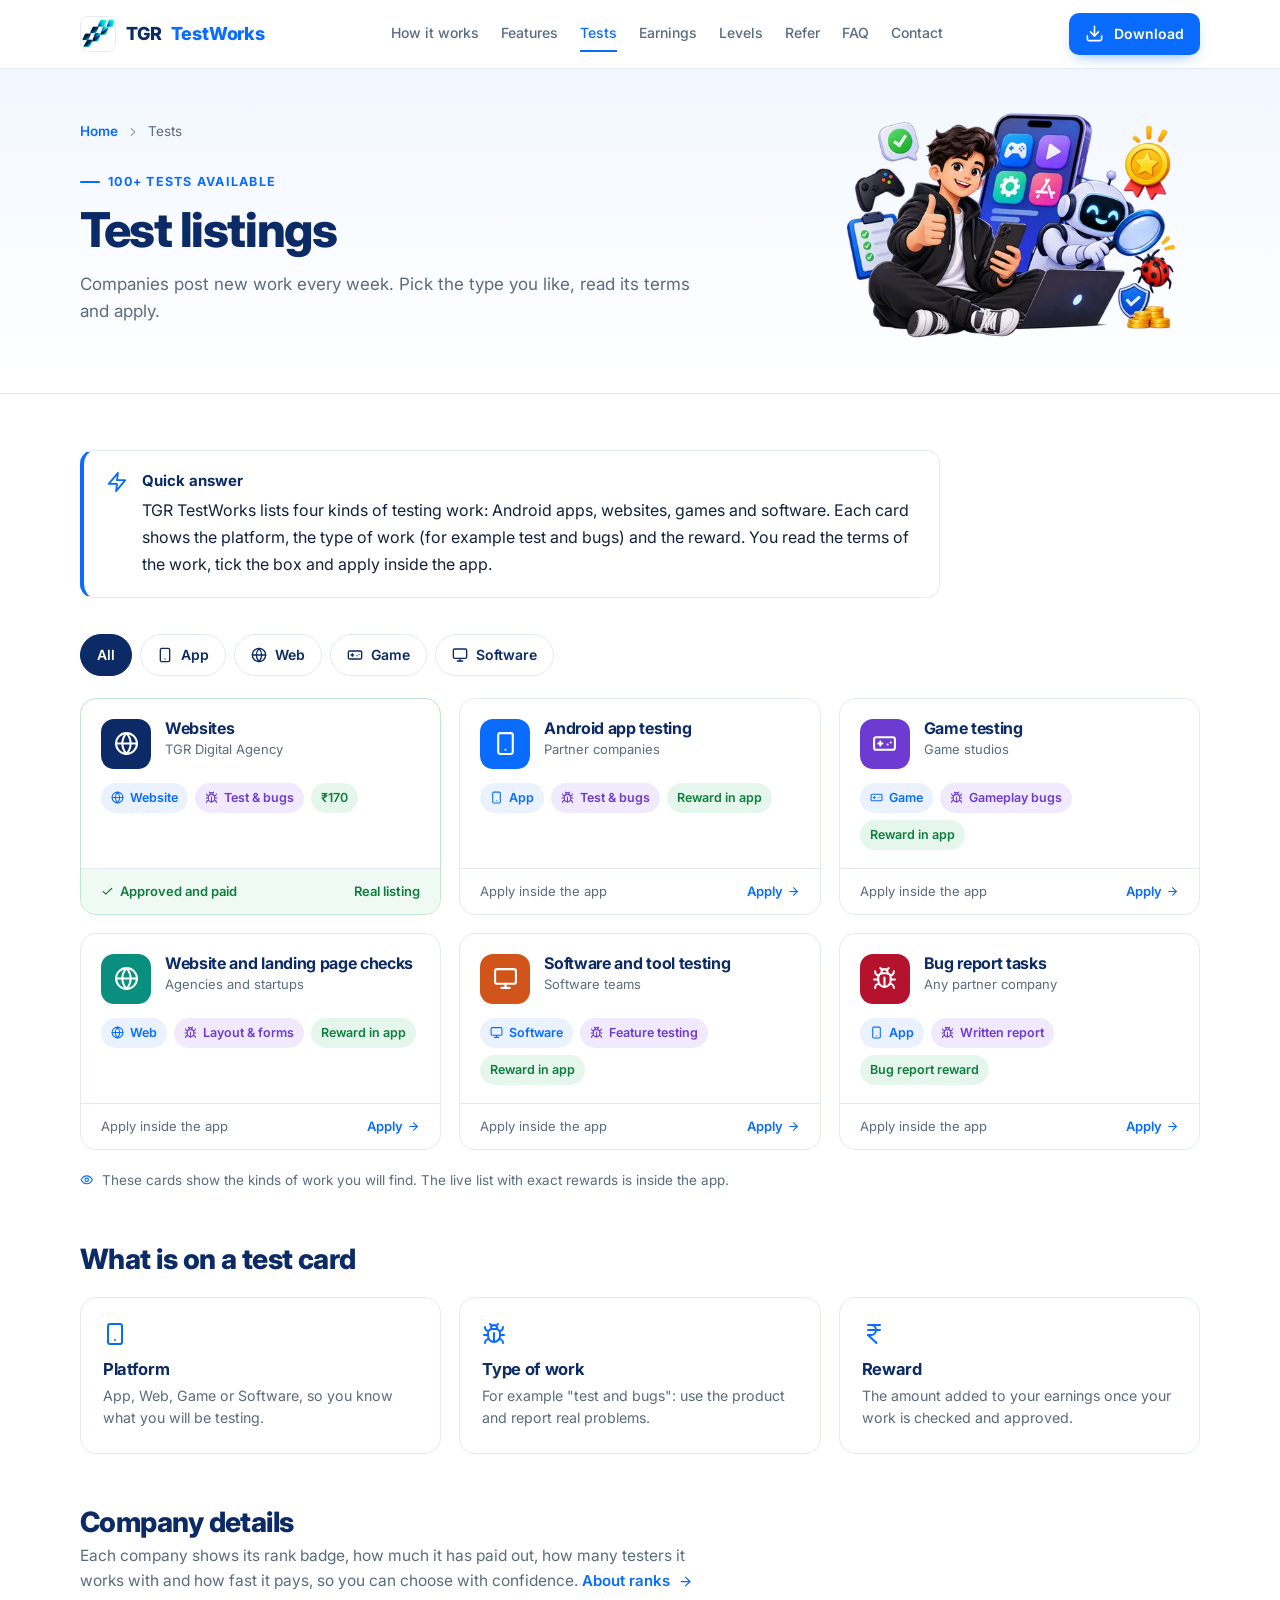
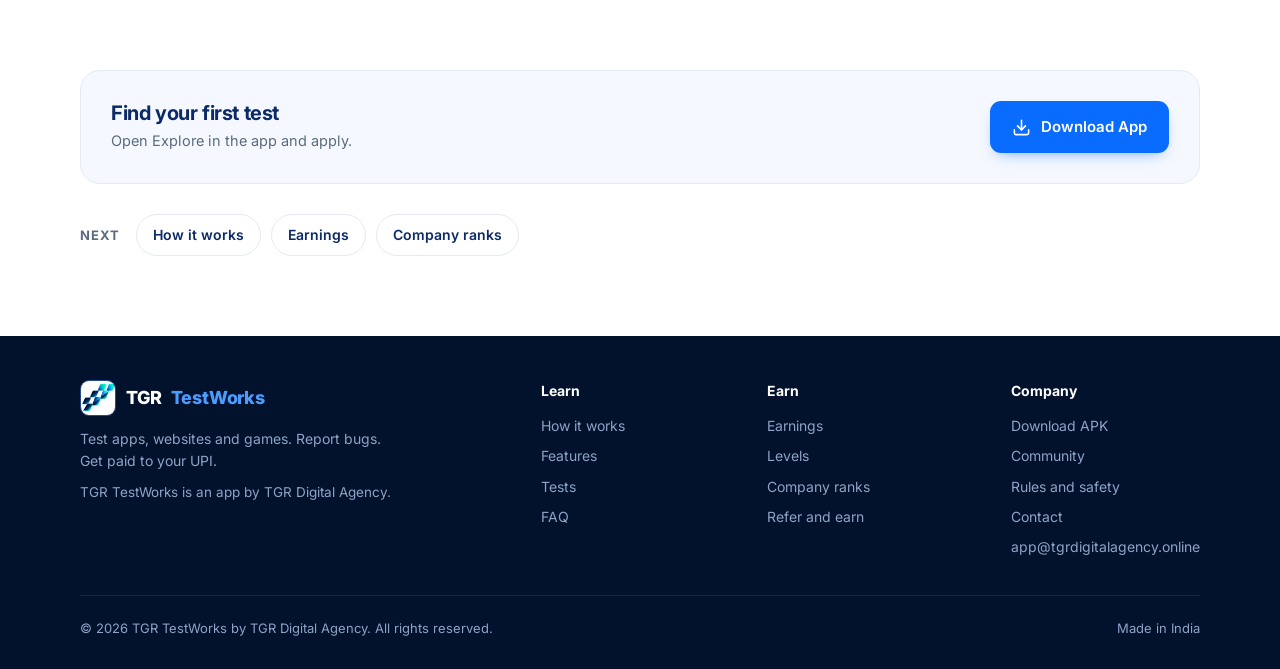
<file: tests.html>
<!doctype html>
<html lang="en-IN">
<head>
<meta charset="utf-8">
<meta name="viewport" content="width=device-width, initial-scale=1">
<title>App, Website &amp; Game Testing Jobs – TGR TestWorks</title>
<meta name="description" content="Browse app testing, website testing, game testing and software testing jobs on TGR TestWorks. Read the terms, apply and earn rewards after approval.">
<meta name="keywords" content="TGR TestWorks, TGR Digital Agency app, TGR Digital Agency earning app, TGR Digital Agency testing app, app testing jobs, website testing jobs, game testing jobs, software testing jobs online, bug testing jobs from home, mobile app tester jobs, web testing earn money, game tester jobs India, QA testing jobs for beginners, test apps for money, paid app testing, usability testing jobs, online tester jobs India, freelance app tester, test and report bugs, tester jobs from phone">
<meta name="robots" content="index,follow,max-image-preview:large,max-snippet:-1,max-video-preview:-1">
<meta name="googlebot" content="index,follow,max-image-preview:large,max-snippet:-1,max-video-preview:-1">
<meta name="author" content="TGR Digital Agency">
<meta name="publisher" content="TGR Digital Agency">
<meta name="application-name" content="TGR TestWorks">
<meta name="apple-mobile-web-app-title" content="TGR TestWorks">
<meta name="generator" content="Hand-built static site">
<meta name="theme-color" content="#0A6CFF">
<meta name="msapplication-TileColor" content="#0A6CFF">
<meta name="referrer" content="strict-origin-when-cross-origin">
<meta name="geo.region" content="IN">
<meta name="geo.placename" content="India">
<meta name="language" content="English">
<meta name="rating" content="general">
<link rel="canonical" href="https://tgrdigitalagency.online/tests.html">
<link rel="alternate" hreflang="en-IN" href="https://tgrdigitalagency.online/tests.html">
<link rel="alternate" hreflang="x-default" href="https://tgrdigitalagency.online/tests.html">
<meta property="og:type" content="website">
<meta property="og:site_name" content="TGR TestWorks">
<meta property="og:locale" content="en_IN">
<meta property="og:title" content="App, Website &amp; Game Testing Jobs – TGR TestWorks">
<meta property="og:description" content="Browse app testing, website testing, game testing and software testing jobs on TGR TestWorks. Read the terms, apply and earn rewards after approval.">
<meta property="og:url" content="https://tgrdigitalagency.online/tests.html">
<meta property="og:image" content="https://tgrdigitalagency.online/assets/img/og-tests.jpg">
<meta property="og:image:secure_url" content="https://tgrdigitalagency.online/assets/img/og-tests.jpg">
<meta property="og:image:type" content="image/jpeg">
<meta property="og:image:width" content="1200">
<meta property="og:image:height" content="630">
<meta property="og:image:alt" content="App, website, game and software testing jobs on TGR TestWorks">
<meta name="twitter:card" content="summary_large_image">
<meta name="twitter:title" content="App, Website &amp; Game Testing Jobs – TGR TestWorks">
<meta name="twitter:description" content="Browse app testing, website testing, game testing and software testing jobs on TGR TestWorks. Read the terms, apply and earn rewards after approval.">
<meta name="twitter:image" content="https://tgrdigitalagency.online/assets/img/og-tests.jpg">
<meta name="twitter:image:alt" content="App, website, game and software testing jobs on TGR TestWorks">
<link rel="icon" href="/favicon.ico" sizes="any">
<link rel="icon" type="image/png" sizes="32x32" href="/favicon-32x32.png">
<link rel="icon" type="image/png" sizes="16x16" href="/favicon-16x16.png">
<link rel="apple-touch-icon" sizes="180x180" href="/apple-touch-icon.png">
<link rel="manifest" href="/site.webmanifest">
<link rel="sitemap" type="application/xml" title="Sitemap" href="sitemap.xml">
<link rel="alternate" type="text/plain" title="LLM site summary" href="llms.txt">
<link rel="preconnect" href="https://fonts.googleapis.com">
<link rel="preconnect" href="https://fonts.gstatic.com" crossorigin>
<link href="https://fonts.googleapis.com/css2?family=Inter:wght@400;500;600;700;800&amp;display=swap" rel="stylesheet">
<style>

:root{--blue:#0A6CFF;--blue-d:#0757D1;--navy:#0B2A66;--navy-d:#031A3D;--teal:#00E5C3;--ink:#14213D;--body:#5B6B7F;--hint:#9AA7B8;--line:#E3EAF5;--bg:#F5F8FE;--soft:#EAF2FF;--green:#12A150}
*{box-sizing:border-box;margin:0;padding:0}
[hidden]{display:none!important}
html{scroll-behavior:smooth;scroll-padding-top:80px}
body{font-family:'Inter',system-ui,-apple-system,'Segoe UI',Roboto,sans-serif;color:var(--ink);background:#fff;line-height:1.6;-webkit-font-smoothing:antialiased;font-size:16px}
img{max-width:100%;height:auto;display:block}
a{color:inherit;text-decoration:none}
button{font:inherit;cursor:pointer;border:0;background:none;color:inherit}
.wrap{max-width:1160px;margin:0 auto;padding:0 20px}
.ico{width:1em;height:1em;stroke:currentColor;fill:none;stroke-width:2;stroke-linecap:round;stroke-linejoin:round;flex:none}
section{padding:84px 0}
.eyebrow{display:inline-flex;align-items:center;gap:8px;font-size:12.5px;font-weight:700;letter-spacing:.1em;text-transform:uppercase;color:var(--blue)}
.eyebrow::before{content:"";width:20px;height:2px;background:currentColor;border-radius:2px}
h1,h2,h3{color:var(--navy);letter-spacing:-.02em;line-height:1.15}
h2{font-size:clamp(27px,3.6vw,38px);font-weight:800;margin:10px 0 12px}
.lead{color:var(--body);font-size:17px;max-width:640px}
.head{margin-bottom:40px;display:flex;justify-content:space-between;align-items:flex-end;gap:24px;flex-wrap:wrap}
.head.center{display:block;text-align:center}.head.center .lead{margin:0 auto}.head.center .eyebrow::before{display:none}
.more{display:inline-flex;align-items:center;gap:8px;font-weight:600;font-size:15px;color:var(--blue);white-space:nowrap}
.more .ico{transition:.2s}.more:hover .ico{transform:translateX(4px)}
.btn{display:inline-flex;align-items:center;gap:10px;font-weight:600;font-size:15px;padding:14px 22px;border-radius:11px;transition:.18s}
.btn .ico{font-size:19px}
.btn-primary{background:var(--blue);color:#fff;box-shadow:0 6px 16px -8px rgba(10,108,255,.7)}
.btn-primary:hover{background:var(--blue-d);transform:translateY(-1px)}
.btn-line{border:1.5px solid var(--line);color:var(--navy);background:#fff}
.btn-line:hover{border-color:var(--blue);color:var(--blue)}
.btn-white{background:#fff;color:var(--navy)}
.btn-wa{background:#1FA855;color:#fff}.btn-wa:hover{background:#188a45}

header{position:sticky;top:0;z-index:50;background:rgba(255,255,255,.96);backdrop-filter:blur(8px);border-bottom:1px solid var(--line)}
.nav{display:flex;align-items:center;justify-content:space-between;height:68px;gap:20px}
.brand{display:flex;align-items:center;gap:10px;font-weight:800;color:var(--navy);font-size:18px;letter-spacing:-.01em;white-space:nowrap}
.brand img{width:36px;height:36px;border-radius:9px;border:1px solid var(--line)}
.brand span{color:var(--blue)}
.links{display:flex;gap:22px;font-size:14px;font-weight:500;color:var(--body)}
.links a{padding:6px 0;border-bottom:2px solid transparent}
.links a:hover{color:var(--blue)}.links a.on{color:var(--blue);border-color:var(--blue)}
.nav .btn{padding:10px 16px;font-size:14px;border-radius:10px}
.burger{display:none;font-size:24px;color:var(--navy)}
@media(max-width:1020px){
  .links{position:absolute;top:68px;left:0;right:0;background:#fff;flex-direction:column;gap:0;padding:6px 20px 14px;border-bottom:1px solid var(--line);display:none}
  .links.open{display:flex}.links a{padding:12px 0;border-bottom:1px solid var(--line)}
  .burger{display:block}.nav .btn{display:none}
}

/* hero */
.hero{padding:60px 0 70px;background:linear-gradient(180deg,#F2F7FF,#fff);border-bottom:1px solid var(--line);overflow:hidden}
.hero-grid{display:grid;grid-template-columns:1.05fr .95fr;gap:40px;align-items:center}
.pill{display:inline-flex;align-items:center;gap:8px;background:#fff;border:1px solid var(--line);border-radius:99px;padding:6px 14px 6px 8px;font-size:13px;font-weight:600;color:var(--navy);margin-bottom:22px}
.pill i{display:grid;place-items:center;width:22px;height:22px;border-radius:50%;background:var(--green);color:#fff;font-size:12px}
.hero h1{font-size:clamp(35px,5.2vw,58px);font-weight:800;line-height:1.05;letter-spacing:-.035em}
.hero h1 em{font-style:normal;color:var(--blue)}
.hero p.lead{margin:20px 0 28px;font-size:18px}
.cta{display:flex;flex-wrap:wrap;gap:12px}
.meta{display:flex;flex-wrap:wrap;gap:8px 22px;margin-top:22px;font-size:13.5px;color:var(--body)}
.meta span{display:inline-flex;align-items:center;gap:7px}.meta .ico{color:var(--green);font-size:16px}
.hero-art{position:relative;height:560px}
.phone{position:absolute;width:250px;border-radius:38px;padding:8px;background:#0B1630;box-shadow:0 30px 60px -24px rgba(11,42,102,.45),0 0 0 1.5px #2A3A63 inset}
.phone img{border-radius:30px;width:100%;background:#fff}
.phone.a{left:6%;top:48px;transform:rotate(-4deg);z-index:1}
.phone.b{right:4%;top:0;z-index:2;transform:rotate(3deg)}
.float{position:absolute;z-index:3;background:#fff;border:1px solid var(--line);border-radius:14px;padding:10px 14px;display:flex;align-items:center;gap:10px;font-size:13px;box-shadow:0 14px 30px -14px rgba(11,42,102,.35)}
.float b{display:block;color:var(--navy);font-size:15px;line-height:1.2}.float small{color:var(--body);font-size:12px}
.float img{width:34px;height:34px;object-fit:contain}
.float .ic{width:36px;height:36px;border-radius:10px;display:grid;place-items:center;font-size:19px;background:#E5F7EC;color:var(--green)}
.float.f1{left:-2%;bottom:70px}.float.f2{right:-1%;bottom:20px}
@media(max-width:940px){.hero-grid{grid-template-columns:1fr}.hero-art{height:520px;max-width:520px;margin:10px auto 0;width:100%}}
@media(max-width:480px){.phone{width:200px}.hero-art{height:430px}.float{display:none}}

.stats-grid{display:grid;grid-template-columns:repeat(4,1fr);border-bottom:1px solid var(--line)}
.stat{padding:28px 20px;display:flex;gap:14px;align-items:center;border-right:1px solid var(--line)}
.stat:last-child{border-right:0}
.stat .ic{width:46px;height:46px;border-radius:12px;background:var(--soft);color:var(--blue);display:grid;place-items:center;font-size:23px;flex:none}
.stat b{display:block;font-size:26px;color:var(--navy);font-weight:800;line-height:1.1;letter-spacing:-.02em}
.stat>div>span{font-size:13.5px;color:var(--body)}
@media(max-width:860px){.stats-grid{grid-template-columns:1fr 1fr}.stat:nth-child(2){border-right:0}.stat:nth-child(-n+2){border-bottom:1px solid var(--line)}}
@media(max-width:420px){.stat{padding:20px 12px;gap:10px}.stat b{font-size:22px}.stat .ic{width:38px;height:38px;font-size:19px}}

.bg-soft{background:var(--bg);border-top:1px solid var(--line);border-bottom:1px solid var(--line)}

/* compact how */
.mini-steps{display:grid;grid-template-columns:repeat(4,1fr);border:1px solid var(--line);border-radius:18px;overflow:hidden;background:#fff}
.ms{padding:26px 24px;border-right:1px solid var(--line);position:relative}
.ms:last-child{border-right:0}
.ms .n{font-size:13px;font-weight:700;color:var(--blue);letter-spacing:.08em}
.ms .ico{font-size:26px;color:var(--navy);margin:14px 0 12px;display:block}
.ms h3{font-size:17px;margin-bottom:5px}.ms p{font-size:14px;color:var(--body);line-height:1.5}
@media(max-width:900px){.mini-steps{grid-template-columns:1fr 1fr}.ms:nth-child(2){border-right:0}.ms:nth-child(-n+2){border-bottom:1px solid var(--line)}}
@media(max-width:520px){.mini-steps{grid-template-columns:1fr}.ms{border-right:0!important;border-bottom:1px solid var(--line)}.ms:last-child{border-bottom:0}}

/* compact features */
.feat-split{display:grid;grid-template-columns:.8fr 1.2fr;gap:36px;align-items:center}
.feat-art{background:#fff;border:1px solid var(--line);border-radius:20px;padding:12px;overflow:hidden}
.feat-art img{border-radius:12px;width:100%}
.flist{display:grid;grid-template-columns:1fr 1fr;gap:6px 28px}
.fi{display:flex;gap:14px;padding:16px 0;border-bottom:1px solid var(--line)}
.fi .ico{font-size:22px;color:var(--blue);margin-top:3px}
.fi b{display:block;color:var(--navy);font-size:15.5px;line-height:1.3}.fi span{font-size:13.8px;color:var(--body);line-height:1.5;display:block;margin-top:2px}
@media(max-width:940px){.feat-split{grid-template-columns:1fr}.flist{grid-template-columns:1fr}}

/* slider */
.slider-wrap{position:relative}
.slider{overflow-x:auto;scrollbar-width:none;-ms-overflow-style:none;cursor:grab;user-select:none;-webkit-user-select:none;-webkit-mask-image:linear-gradient(90deg,transparent,#000 5%,#000 95%,transparent);mask-image:linear-gradient(90deg,transparent,#000 5%,#000 95%,transparent);padding:8px 0}
.slider::-webkit-scrollbar{display:none}
.slider.drag{cursor:grabbing}
.strack{display:flex;gap:28px;width:max-content;padding:0 14px}
.slide{width:230px;flex:none;text-align:center}
.slide .phone{position:relative;width:100%;transform:none}
.slide img{-webkit-user-drag:none;pointer-events:none}
.slide h3{font-size:16px;margin:18px 0 2px}.slide p{font-size:13.5px;color:var(--body)}
.arrows{display:flex;gap:10px;justify-content:center;margin-top:26px}
.arrow{width:46px;height:46px;border-radius:50%;border:1.5px solid var(--line);background:#fff;display:grid;place-items:center;font-size:20px;color:var(--navy);transition:.2s}
.arrow:hover{border-color:var(--blue);color:var(--blue)}

/* test cards */
.chips{display:flex;gap:8px;flex-wrap:wrap;margin-bottom:22px}
.chip{display:inline-flex;align-items:center;gap:8px;padding:9px 16px;border-radius:99px;border:1.5px solid var(--line);background:#fff;font-size:14px;font-weight:600;color:var(--navy)}
.chip .ico{font-size:16px}.chip.on{background:var(--navy);border-color:var(--navy);color:#fff}
.list{display:grid;grid-template-columns:repeat(3,1fr);gap:18px}
.job{background:#fff;border:1px solid var(--line);border-radius:16px;overflow:hidden;display:flex;flex-direction:column}
.job-top{display:flex;gap:14px;padding:20px 20px 14px;align-items:flex-start}
.job-logo{width:50px;height:50px;border-radius:13px;display:grid;place-items:center;font-size:25px;flex:none;color:#fff}
.job h3{font-size:16px}.job .co{font-size:13px;color:var(--body);margin-top:2px}
.tags{display:flex;gap:7px;flex-wrap:wrap;padding:0 20px 18px}
.tag{display:inline-flex;align-items:center;gap:6px;font-size:12.5px;font-weight:600;padding:5px 10px;border-radius:99px}
.tag .ico{font-size:13px}
.t-plat{background:var(--soft);color:var(--blue)}.t-kind{background:#F1EAFE;color:#6D3BD2}.t-pay{background:#E5F7EC;color:#0E7D3D}
.job-foot{margin-top:auto;border-top:1px solid var(--line);padding:12px 20px;display:flex;justify-content:space-between;align-items:center;font-size:13px;color:var(--body)}
.job-foot b{color:var(--blue);font-weight:600;display:inline-flex;align-items:center;gap:4px}
.job.live{border-color:#BFE5CF}.job.live .job-foot{background:#F0FAF4;color:#0E7D3D;font-weight:600}
.note{margin-top:20px;font-size:13.5px;color:var(--body);display:flex;gap:8px;align-items:flex-start}
.note .ico{margin-top:3px;color:var(--blue)}
@media(max-width:940px){.list{grid-template-columns:1fr 1fr}}@media(max-width:560px){.list{grid-template-columns:1fr}}

/* dark */
.dark{background:var(--navy-d);color:#C9D6EE}
.dark h2,.dark h3{color:#fff}.dark .lead{color:#A9BAD8}.dark .eyebrow{color:var(--teal)}
.dark .more{color:#7FB2FF}
.earn{display:grid;grid-template-columns:1fr 1fr;gap:56px;align-items:center}
.flow{display:grid;margin-top:26px}
.flow div{display:flex;gap:16px;padding-bottom:20px;position:relative}
.flow div:not(:last-child)::before{content:"";position:absolute;left:19px;top:42px;bottom:2px;width:2px;background:#1E3A73}
.flow i{width:40px;height:40px;border-radius:50%;background:#0F2C63;border:1.5px solid #27498F;color:var(--teal);display:grid;place-items:center;font-size:18px;flex:none;font-style:normal}
.flow b{display:block;color:#fff;font-size:16px;margin-bottom:2px}.flow span{font-size:14px;color:#A9BAD8}
.panel{background:#0B2557;border:1px solid #1B3A78;border-radius:20px;padding:26px}
.rule{display:flex;align-items:center;gap:16px;padding-bottom:20px;border-bottom:1px solid #1B3A78;margin-bottom:20px}
.rule .rico{width:54px;height:54px;border-radius:14px;background:var(--blue);display:grid;place-items:center;font-size:27px;color:#fff}
.rule small{color:#9FB3D6;font-size:13px}.rule b{display:block;font-size:34px;color:#fff;letter-spacing:-.02em;line-height:1.1}
.upi-title{font-size:12.5px;color:#9FB3D6;margin-bottom:12px;font-weight:700;letter-spacing:.08em;text-transform:uppercase}
.upilogos{display:grid;grid-template-columns:repeat(4,1fr);gap:10px;margin-bottom:12px}
.upilogos div{background:#fff;border-radius:14px;padding:12px 6px 10px;text-align:center;font-size:12px;font-weight:600;color:var(--navy)}
.upilogos img{width:44px;height:44px;border-radius:11px;margin:0 auto 6px}
.upis{display:flex;flex-wrap:wrap;gap:8px}
.upis span{padding:7px 13px;border-radius:10px;background:#0F2C63;border:1px solid #234583;color:#fff;font-size:13px;font-weight:500}
@media(max-width:900px){.earn{grid-template-columns:1fr;gap:36px}}

/* badge strips */
.bstrip{display:grid;grid-template-columns:repeat(7,1fr);gap:14px}
.bcard{text-align:center;background:#fff;border:1px solid var(--line);border-radius:16px;padding:22px 8px 16px}
.bcard img{width:76px;height:76px;object-fit:contain;margin:0 auto 10px}
.bcard b{display:block;font-size:14.5px;color:var(--navy)}.bcard small{font-size:12px;color:var(--body)}
@media(max-width:1000px){.bstrip{grid-template-columns:repeat(4,1fr)}}@media(max-width:560px){.bstrip{grid-template-columns:repeat(2,1fr)}}
.rstrip{display:grid;grid-template-columns:repeat(10,1fr);gap:10px}
.rcard{text-align:center}
.rcard img{width:100%;max-width:110px;margin:0 auto 6px}
.rcard b{display:block;font-size:12.5px;color:var(--navy);line-height:1.25}
@media(max-width:1000px){.rstrip{grid-template-columns:repeat(5,1fr)}}@media(max-width:520px){.rstrip{grid-template-columns:repeat(2,1fr)}}

/* refer */
.refer{background:var(--blue);border-radius:24px;color:#fff;display:grid;grid-template-columns:1.1fr .9fr;gap:30px;align-items:center;overflow:hidden;position:relative}
.refer .txt{padding:48px 0 48px 48px}
.refer h2{color:#fff;margin-top:12px}.refer .eyebrow{color:#fff}
.refer p{color:#D6E5FF;margin-bottom:24px;max-width:480px}
.refer .art{padding:20px 28px 20px 0}
.refer .art img{border-radius:16px;box-shadow:0 20px 40px -20px rgba(0,0,0,.4)}
@media(max-width:860px){.refer{grid-template-columns:1fr}.refer .txt{padding:32px 24px 8px}.refer .art{padding:8px 24px 28px}}

/* community */
.comm{display:grid;grid-template-columns:.9fr 1.1fr;gap:56px;align-items:center}
.big{background:#fff;border:1px solid var(--line);border-radius:24px;padding:40px;text-align:center}
.big .num{font-size:clamp(64px,10vw,96px);font-weight:800;color:var(--blue);letter-spacing:-.05em;line-height:1}
.big p{color:var(--navy);font-weight:600;font-size:18px;margin-top:6px}
.big small{color:var(--body);font-size:14px;display:block;margin-top:4px}
.pts{display:grid;gap:18px}
.pt{display:flex;gap:16px}
.pt .ic{width:44px;height:44px;border-radius:11px;background:var(--soft);color:var(--blue);display:grid;place-items:center;font-size:22px;flex:none}
.pt b{display:block;color:var(--navy);font-size:16.5px}.pt span{font-size:14.5px;color:var(--body)}
@media(max-width:900px){.comm{grid-template-columns:1fr;gap:32px}}

/* cards generic */
.grid3{display:grid;grid-template-columns:repeat(3,1fr);gap:18px}
.grid2{display:grid;grid-template-columns:repeat(2,1fr);gap:18px}
@media(max-width:900px){.grid3{grid-template-columns:1fr 1fr}}@media(max-width:600px){.grid3,.grid2{grid-template-columns:1fr}}
.card{background:#fff;border:1px solid var(--line);border-radius:16px;padding:24px 22px}
.card .ico{font-size:24px;color:var(--blue);margin-bottom:14px;display:block}
.card h3{font-size:16.5px;margin-bottom:6px}.card p{font-size:14.2px;color:var(--body);line-height:1.55}

/* faq */
.faq{max-width:780px;margin:0 auto;display:grid;gap:10px}
.faq details{background:#fff;border:1px solid var(--line);border-radius:14px;padding:0 22px}
.faq summary{list-style:none;cursor:pointer;display:flex;justify-content:space-between;align-items:center;gap:16px;padding:18px 0;font-weight:600;color:var(--navy);font-size:16px}
.faq summary::-webkit-details-marker{display:none}
.faq summary .ico{transition:.2s;color:var(--blue);font-size:20px}
.faq details[open] summary .ico{transform:rotate(180deg)}.faq details[open]{border-color:#BBD3FA}
.faq p{padding:0 0 20px;color:var(--body);font-size:15px}

.final{background:var(--navy-d);color:#fff;text-align:center;padding:84px 0}
.final img{width:74px;height:74px;border-radius:18px;margin:0 auto 22px;border:1px solid #27498F}
.final h2{color:#fff;font-size:clamp(28px,4.4vw,44px);margin-top:0}
.final p{color:#A9BAD8;max-width:520px;margin:0 auto 28px}
.final .cta{justify-content:center}
footer{background:#02122C;color:#8FA3C7;padding:44px 0 30px;font-size:14px}
.fgrid{display:flex;justify-content:space-between;gap:32px;flex-wrap:wrap;padding-bottom:28px;border-bottom:1px solid #12274F}
footer .brand{color:#fff}footer .brand img{border-color:#27498F}
footer p{max-width:320px;margin-top:12px;line-height:1.55}
footer .col b{display:block;color:#fff;font-size:14px;margin-bottom:12px}
footer .col a{display:block;margin-bottom:8px}footer .col a:hover{color:#fff}
.copy{padding-top:22px;display:flex;justify-content:space-between;flex-wrap:wrap;gap:8px;font-size:13px}

.sticky{display:none}
@media(max-width:700px){
  section{padding:60px 0}
  .sticky{display:flex;position:fixed;left:12px;right:12px;bottom:12px;z-index:60;transform:translateY(120%);transition:.3s}
  .sticky.show{transform:none}
  .sticky .btn{width:100%;justify-content:center;box-shadow:0 12px 30px -8px rgba(10,108,255,.7)}
  footer{padding-bottom:90px}
}
.reveal{opacity:0;transform:translateY(16px);transition:.6s ease}.reveal.in{opacity:1;transform:none}

/* ===== detail pages ===== */
.page:not([hidden]){animation:pg .35s ease}
@keyframes pg{from{opacity:0;transform:translateY(8px)}to{opacity:1;transform:none}}
.phead{background:linear-gradient(180deg,#F2F7FF,#fff);border-bottom:1px solid var(--line);padding:34px 0 50px}
.crumb{display:flex;align-items:center;gap:8px;font-size:13.5px;color:var(--body);margin-bottom:22px}
.crumb a{color:var(--blue);font-weight:600}.crumb .ico{font-size:14px;color:var(--hint)}
.phead-grid{display:grid;grid-template-columns:1.3fr .7fr;gap:40px;align-items:center}
.phead h1{font-size:clamp(32px,4.6vw,48px);font-weight:800;letter-spacing:-.03em;margin:10px 0 14px}
.phead .art img{max-height:240px;margin-left:auto;object-fit:contain}
.phead.nophoto .phead-grid{grid-template-columns:1fr}
@media(max-width:800px){.phead-grid{grid-template-columns:1fr}.phead .art{display:none}}
.pbody{padding:56px 20px 20px}
.pbody section,.blk{padding:0 0 52px}
.blk h2{font-size:clamp(22px,2.8vw,28px);margin:0 0 6px}
.blk>.lead{font-size:15.5px;margin-bottom:24px}
.blk>h2+.grid3,.blk>h2+.grid2,.blk>h2+.rows{margin-top:22px}
.rows{display:grid;gap:0;border:1px solid var(--line);border-radius:16px;overflow:hidden;background:#fff}
.row{display:grid;grid-template-columns:56px 1fr;gap:18px;padding:22px 24px;border-bottom:1px solid var(--line)}
.row:last-child{border-bottom:0}
.row .num{width:40px;height:40px;border-radius:50%;background:var(--blue);color:#fff;font-weight:700;display:grid;place-items:center;font-size:15px}
.row h3{font-size:17px;margin-bottom:4px}.row p,.row li{font-size:14.5px;color:var(--body)}
.row ul{padding-left:18px;margin-top:6px}
.split{display:grid;grid-template-columns:1fr 1fr;gap:36px;align-items:center}
.split.rev>:first-child{order:2}
.split .shot-img{display:flex;justify-content:center}
.split .phone{position:relative;transform:none;width:250px}
@media(max-width:800px){.split{grid-template-columns:1fr}.split.rev>:first-child{order:0}}
.ticks{list-style:none;display:grid;gap:10px;margin-top:12px}
.ticks li{display:flex;gap:10px;font-size:15px;color:var(--ink)}
.ticks .ico{color:var(--green);margin-top:5px;flex:none}
.callout{display:flex;gap:14px;background:var(--soft);border:1px solid #CFE0FB;border-radius:14px;padding:16px 18px;font-size:14.5px;color:var(--navy)}
.callout .ico{font-size:22px;color:var(--blue);margin-top:2px}
.pcta{background:var(--bg);border:1px solid var(--line);border-radius:20px;padding:30px;display:flex;justify-content:space-between;align-items:center;gap:20px;flex-wrap:wrap;margin-bottom:30px}
.pcta h3{font-size:20px}.pcta p{color:var(--body);font-size:14.5px;margin-top:4px}
.related{display:flex;flex-wrap:wrap;gap:10px;margin-bottom:60px;align-items:center}
.related b{font-size:13px;color:var(--body);margin-right:6px;text-transform:uppercase;letter-spacing:.08em}
.related a{padding:9px 16px;border:1.5px solid var(--line);border-radius:99px;font-size:14px;font-weight:600;color:var(--navy);background:#fff}
.related a:hover{border-color:var(--blue);color:var(--blue)}
.bigbadges{display:grid;grid-template-columns:repeat(3,1fr);gap:18px}
.bb{background:#fff;border:1px solid var(--line);border-radius:18px;padding:26px 22px;display:flex;gap:18px;align-items:center}
.bb img{width:92px;height:92px;object-fit:contain;flex:none}
.bb b{display:block;font-size:17px;color:var(--navy)}.bb small{display:block;color:var(--blue);font-weight:600;font-size:13px;margin:2px 0 4px}.bb p{font-size:13.5px;color:var(--body);line-height:1.5}
@media(max-width:900px){.bigbadges{grid-template-columns:1fr 1fr}}@media(max-width:600px){.bigbadges{grid-template-columns:1fr}}
.rank-list{display:grid;gap:14px}
.rk{display:grid;grid-template-columns:110px 1fr;gap:22px;align-items:center;background:#fff;border:1px solid var(--line);border-radius:18px;padding:18px 24px}
.rk img{width:100px;margin:0 auto}
.rk b{font-size:18px;color:var(--navy);display:block}.rk small{font-size:13px;font-weight:600;display:block;margin:1px 0 5px}.rk p{font-size:14.5px;color:var(--body)}
@media(max-width:560px){.rk{grid-template-columns:80px 1fr;gap:14px;padding:14px}.rk img{width:76px}}
.contact-grid{display:grid;grid-template-columns:repeat(3,1fr);gap:18px}
@media(max-width:800px){.contact-grid{grid-template-columns:1fr}}
.cc{background:#fff;border:1px solid var(--line);border-radius:18px;padding:26px;display:flex;flex-direction:column;gap:6px}
.cc .ico{font-size:28px;color:var(--blue);margin-bottom:10px}
.cc b{font-size:17px;color:var(--navy)}.cc span{font-size:14.5px;color:var(--body);word-break:break-word}.cc .btn{margin-top:14px;align-self:flex-start;padding:11px 18px;font-size:14px}
.statbox{display:grid;grid-template-columns:repeat(3,1fr);gap:18px}
@media(max-width:700px){.statbox{grid-template-columns:1fr}}
.sb{background:#fff;border:1px solid var(--line);border-radius:18px;padding:28px;text-align:center}
.sb b{display:block;font-size:44px;font-weight:800;color:var(--blue);letter-spacing:-.03em;line-height:1.1}.sb span{color:var(--navy);font-weight:600;font-size:15px}
@media(prefers-reduced-motion:reduce){.reveal{opacity:1;transform:none;transition:none}html{scroll-behavior:auto}.page:not([hidden]){animation:none}}

/* ===== multi-page additions ===== */
.skip{position:absolute;left:-9999px;top:8px;background:#fff;color:var(--navy);padding:10px 16px;border-radius:10px;z-index:200;font-weight:700;box-shadow:0 8px 24px rgba(0,0,0,.2)}
.skip:focus{left:12px}
:focus-visible{outline:3px solid var(--blue);outline-offset:2px;border-radius:6px}
.links a.on{color:var(--blue)}
.quick{display:flex;gap:14px;align-items:flex-start;background:#fff;border:1px solid var(--line);border-left:4px solid var(--blue);border-radius:14px;padding:18px 22px;margin:0 0 36px;max-width:860px}
.quick .ico{font-size:22px;color:var(--blue);flex:none;margin-top:2px}
.quick b{display:block;color:var(--navy);font-size:15px;margin-bottom:4px}
.quick p{color:var(--ink);font-size:16px;line-height:1.7;margin:0}
.bg-soft .quick{max-width:none;margin-bottom:28px}
.facts{display:grid;grid-template-columns:repeat(4,1fr);gap:1px;background:var(--line);border:1px solid var(--line);border-radius:16px;overflow:hidden;margin:0}
.facts>div{background:#fff;padding:16px 20px}
.facts dt{font-size:13.5px;color:var(--body)}
.facts dd{font-weight:700;color:var(--navy);margin:2px 0 0;font-size:16px}
.phead .art .phone{width:210px;margin-left:auto}
.phead .art .phone img{max-height:250px;height:250px;width:100%;margin:0;box-shadow:none;object-fit:cover;object-position:top}
.totop{position:fixed;right:16px;bottom:16px;width:44px;height:44px;border-radius:50%;border:0;background:var(--navy);color:#fff;display:grid;place-items:center;cursor:pointer;opacity:0;pointer-events:none;transition:.25s;z-index:55;box-shadow:0 8px 22px -6px rgba(11,42,102,.6)}
.totop.show{opacity:1;pointer-events:auto}
.totop .ico{width:20px;height:20px}
@media(max-width:760px){.totop{bottom:76px}}
@media(max-width:900px){.facts{grid-template-columns:repeat(2,1fr)}}
.facts.c3{grid-template-columns:repeat(3,1fr)}
@media(max-width:900px){.facts.c3{grid-template-columns:repeat(2,1fr)}}
body[data-nosticky] .sticky{display:none!important}

</style>
<noscript><style>.reveal{opacity:1!important;transform:none!important}</style></noscript>
<script type="application/ld+json">{"@context":"https://schema.org","@graph":[{"@type":"Organization","@id":"https://tgrdigitalagency.online/#organization","name":"TGR Digital Agency","url":"https://tgrdigitalagency.online/","logo":{"@type":"ImageObject","url":"https://tgrdigitalagency.online/assets/img/logo-512.png","width":512,"height":512},"email":"app@tgrdigitalagency.online","telephone":"+918941801033","contactPoint":[{"@type":"ContactPoint","contactType":"customer support","telephone":"+918941801033","email":"app@tgrdigitalagency.online","areaServed":"IN","availableLanguage":["English","Hindi"]}]},{"@type":"WebSite","@id":"https://tgrdigitalagency.online/#website","url":"https://tgrdigitalagency.online/","name":"TGR TestWorks","description":"Free Android app by TGR Digital Agency to test apps, websites and games, report bugs and earn rewards withdrawable to UPI.","publisher":{"@id":"https://tgrdigitalagency.online/#organization"},"inLanguage":"en-IN"},{"@type":"WebPage","@id":"https://tgrdigitalagency.online/tests.html#webpage","url":"https://tgrdigitalagency.online/tests.html","name":"App, Website & Game Testing Jobs – TGR TestWorks","description":"Browse app testing, website testing, game testing and software testing jobs on TGR TestWorks. Read the terms, apply and earn rewards after approval.","inLanguage":"en-IN","isPartOf":{"@id":"https://tgrdigitalagency.online/#website"},"about":{"@id":"https://tgrdigitalagency.online/#app"},"publisher":{"@id":"https://tgrdigitalagency.online/#organization"},"primaryImageOfPage":{"@type":"ImageObject","url":"https://tgrdigitalagency.online/assets/img/og-tests.jpg","width":1200,"height":630},"datePublished":"2026-11-22","dateModified":"2026-11-22","keywords":"TGR TestWorks, TGR Digital Agency app, TGR Digital Agency earning app, TGR Digital Agency testing app, app testing jobs, website testing jobs, game testing jobs, software testing jobs online, bug testing jobs from home, mobile app tester jobs, web testing earn money, game tester jobs India, QA testing jobs for beginners, test apps for money, paid app testing, usability testing jobs, online tester jobs India, freelance app tester, test and report bugs, tester jobs from phone","speakable":{"@type":"SpeakableSpecification","cssSelector":[".quick p","h1"]},"breadcrumb":{"@id":"https://tgrdigitalagency.online/tests.html#breadcrumb"}},{"@type":"BreadcrumbList","@id":"https://tgrdigitalagency.online/tests.html#breadcrumb","itemListElement":[{"@type":"ListItem","position":1,"name":"Home","item":"https://tgrdigitalagency.online/"},{"@type":"ListItem","position":2,"name":"Tests","item":"https://tgrdigitalagency.online/tests.html"}]},{"@type":"ItemList","name":"Types of testing work on TGR TestWorks","itemListElement":[{"@type":"ListItem","position":1,"name":"Websites"},{"@type":"ListItem","position":2,"name":"Android app testing"},{"@type":"ListItem","position":3,"name":"Game testing"},{"@type":"ListItem","position":4,"name":"Website and landing page checks"},{"@type":"ListItem","position":5,"name":"Software and tool testing"},{"@type":"ListItem","position":6,"name":"Bug report tasks"}]}]}</script>
</head>
<body>
<a class="skip" href="#content">Skip to content</a>
<svg width="0" height="0" style="position:absolute" aria-hidden="true">
 <symbol id="i-download" viewBox="0 0 24 24"><path d="M21 15v4a2 2 0 0 1-2 2H5a2 2 0 0 1-2-2v-4"/><polyline points="7 10 12 15 17 10"/><line x1="12" y1="15" x2="12" y2="3"/></symbol>
 <symbol id="i-shield" viewBox="0 0 24 24"><path d="M12 22s8-4 8-10V5l-8-3-8 3v7c0 6 8 10 8 10z"/><path d="m9 12 2 2 4-4"/></symbol>
 <symbol id="i-wallet" viewBox="0 0 24 24"><path d="M19 7V4a1 1 0 0 0-1-1H5a2 2 0 0 0 0 4h15a1 1 0 0 1 1 1v4h-3a2 2 0 0 0 0 4h3a1 1 0 0 0 1-1v-2a1 1 0 0 0-1-1"/><path d="M3 5v14a2 2 0 0 0 2 2h15a1 1 0 0 0 1-1v-4"/></symbol>
 <symbol id="i-bug" viewBox="0 0 24 24"><path d="m8 2 1.88 1.88"/><path d="M14.12 3.88 16 2"/><path d="M9 7.13v-1a3.003 3.003 0 1 1 6 0v1"/><path d="M12 20c-3.3 0-6-2.7-6-6v-3a4 4 0 0 1 4-4h4a4 4 0 0 1 4 4v3c0 3.3-2.7 6-6 6"/><path d="M12 20v-9"/><path d="M6.53 9C4.6 8.8 3 7.1 3 5"/><path d="M6 13H2"/><path d="M3 21c0-2.1 1.7-3.9 3.8-4"/><path d="M20.97 5c0 2.1-1.6 3.8-3.5 4"/><path d="M22 13h-4"/><path d="M17.2 17c2.1.1 3.8 1.9 3.8 4"/></symbol>
 <symbol id="i-compass" viewBox="0 0 24 24"><circle cx="12" cy="12" r="10"/><polygon points="16.24 7.76 14.12 14.12 7.76 16.24 9.88 9.88 16.24 7.76"/></symbol>
 <symbol id="i-users" viewBox="0 0 24 24"><path d="M16 21v-2a4 4 0 0 0-4-4H6a4 4 0 0 0-4 4v2"/><circle cx="9" cy="7" r="4"/><path d="M22 21v-2a4 4 0 0 0-3-3.87"/><path d="M16 3.13a4 4 0 0 1 0 7.75"/></symbol>
 <symbol id="i-gift" viewBox="0 0 24 24"><rect x="3" y="8" width="18" height="4" rx="1"/><path d="M12 8v13"/><path d="M19 12v7a2 2 0 0 1-2 2H7a2 2 0 0 1-2-2v-7"/><path d="M7.5 8a2.5 2.5 0 0 1 0-5A4.8 8 0 0 1 12 8a4.8 8 0 0 1 4.5-5 2.5 2.5 0 0 1 0 5"/></symbol>
 <symbol id="i-trophy" viewBox="0 0 24 24"><path d="M6 9H4.5a2.5 2.5 0 0 1 0-5H6"/><path d="M18 9h1.5a2.5 2.5 0 0 0 0-5H18"/><path d="M4 22h16"/><path d="M10 14.66V17c0 .55-.47.98-.97 1.21C7.85 18.75 7 20.24 7 22"/><path d="M14 14.66V17c0 .55.47.98.97 1.21C16.15 18.75 17 20.24 17 22"/><path d="M18 2H6v7a6 6 0 0 0 12 0V2Z"/></symbol>
 <symbol id="i-bell" viewBox="0 0 24 24"><path d="M6 8a6 6 0 0 1 12 0c0 7 3 9 3 9H3s3-2 3-9"/><path d="M10.3 21a1.94 1.94 0 0 0 3.4 0"/></symbol>
 <symbol id="i-phone" viewBox="0 0 24 24"><rect x="5" y="2" width="14" height="20" rx="2"/><path d="M12 18h.01"/></symbol>
 <symbol id="i-globe" viewBox="0 0 24 24"><circle cx="12" cy="12" r="10"/><path d="M2 12h20"/><path d="M12 2a15.3 15.3 0 0 1 4 10 15.3 15.3 0 0 1-4 10 15.3 15.3 0 0 1-4-10 15.3 15.3 0 0 1 4-10z"/></symbol>
 <symbol id="i-gamepad" viewBox="0 0 24 24"><line x1="6" x2="10" y1="12" y2="12"/><line x1="8" x2="8" y1="10" y2="14"/><line x1="15" x2="15.01" y1="13" y2="13"/><line x1="18" x2="18.01" y1="11" y2="11"/><rect width="20" height="12" x="2" y="6" rx="2"/></symbol>
 <symbol id="i-monitor" viewBox="0 0 24 24"><rect width="20" height="14" x="2" y="3" rx="2"/><line x1="8" x2="16" y1="21" y2="21"/><line x1="12" x2="12" y1="17" y2="21"/></symbol>
 <symbol id="i-check" viewBox="0 0 24 24"><path d="M20 6 9 17l-5-5"/></symbol>
 <symbol id="i-lock" viewBox="0 0 24 24"><rect width="18" height="11" x="3" y="11" rx="2"/><path d="M7 11V7a5 5 0 0 1 10 0v4"/></symbol>
 <symbol id="i-zap" viewBox="0 0 24 24"><path d="M13 2 3 14h9l-1 8 10-12h-9l1-8z"/></symbol>
 <symbol id="i-clock" viewBox="0 0 24 24"><circle cx="12" cy="12" r="10"/><polyline points="12 6 12 12 16 14"/></symbol>
 <symbol id="i-support" viewBox="0 0 24 24"><circle cx="12" cy="12" r="10"/><circle cx="12" cy="12" r="4"/><path d="m4.93 4.93 4.24 4.24"/><path d="m14.83 9.17 4.24-4.24"/><path d="m14.83 14.83 4.24 4.24"/><path d="m9.17 14.83-4.24 4.24"/></symbol>
 <symbol id="i-arrow" viewBox="0 0 24 24"><path d="M5 12h14"/><path d="m12 5 7 7-7 7"/></symbol>
 <symbol id="i-down" viewBox="0 0 24 24"><path d="m6 9 6 6 6-6"/></symbol>
 <symbol id="i-file" viewBox="0 0 24 24"><path d="M14.5 2H6a2 2 0 0 0-2 2v16a2 2 0 0 0 2 2h12a2 2 0 0 0 2-2V7.5L14.5 2z"/><polyline points="14 2 14 8 20 8"/><line x1="8" y1="13" x2="16" y2="13"/><line x1="8" y1="17" x2="13" y2="17"/></symbol>
 <symbol id="i-badge" viewBox="0 0 24 24"><path d="M3.85 8.62a4 4 0 0 1 4.78-4.77 4 4 0 0 1 6.74 0 4 4 0 0 1 4.78 4.78 4 4 0 0 1 0 6.74 4 4 0 0 1-4.77 4.78 4 4 0 0 1-6.75 0 4 4 0 0 1-4.78-4.77 4 4 0 0 1 0-6.76Z"/><path d="m9 12 2 2 4-4"/></symbol>
 <symbol id="i-ticket" viewBox="0 0 24 24"><path d="M2 9a3 3 0 0 1 0 6v2a2 2 0 0 0 2 2h16a2 2 0 0 0 2-2v-2a3 3 0 0 1 0-6V7a2 2 0 0 0-2-2H4a2 2 0 0 0-2 2Z"/><path d="M13 5v2"/><path d="M13 17v2"/><path d="M13 11v2"/></symbol>
 <symbol id="i-building" viewBox="0 0 24 24"><rect width="16" height="20" x="4" y="2" rx="2"/><path d="M9 22v-4h6v4"/><path d="M8 6h.01M16 6h.01M12 6h.01M12 10h.01M12 14h.01M16 10h.01M16 14h.01M8 10h.01M8 14h.01"/></symbol>
 <symbol id="i-rupee" viewBox="0 0 24 24"><path d="M6 3h12"/><path d="M6 8h12"/><path d="m6 13 8.5 8"/><path d="M6 13h3"/><path d="M9 13c6.667 0 6.667-10 0-10"/></symbol>
 <symbol id="i-menu" viewBox="0 0 24 24"><line x1="4" y1="7" x2="20" y2="7"/><line x1="4" y1="12" x2="20" y2="12"/><line x1="4" y1="17" x2="20" y2="17"/></symbol>
 <symbol id="i-x" viewBox="0 0 24 24"><path d="M18 6 6 18"/><path d="m6 6 12 12"/></symbol>
 <symbol id="i-search" viewBox="0 0 24 24"><circle cx="11" cy="11" r="8"/><path d="m21 21-4.3-4.3"/></symbol>
 <symbol id="i-userplus" viewBox="0 0 24 24"><path d="M16 21v-2a4 4 0 0 0-4-4H6a4 4 0 0 0-4 4v2"/><circle cx="9" cy="7" r="4"/><line x1="19" x2="19" y1="8" y2="14"/><line x1="22" x2="16" y1="11" y2="11"/></symbol>
 <symbol id="i-clip" viewBox="0 0 24 24"><rect width="8" height="4" x="8" y="2" rx="1"/><path d="M16 4h2a2 2 0 0 1 2 2v14a2 2 0 0 1-2 2H6a2 2 0 0 1-2-2V6a2 2 0 0 1 2-2h2"/><path d="m9 14 2 2 4-4"/></symbol>
 <symbol id="i-device" viewBox="0 0 24 24"><rect width="14" height="20" x="5" y="2" rx="2"/><path d="m9 12 2 2 4-4"/></symbol>
 <symbol id="i-eye" viewBox="0 0 24 24"><path d="M2 12s3.6-7 10-7 10 7 10 7-3.6 7-10 7S2 12 2 12z"/><circle cx="12" cy="12" r="3"/></symbol>
 <symbol id="i-left" viewBox="0 0 24 24"><path d="m15 18-6-6 6-6"/></symbol>
 <symbol id="i-right" viewBox="0 0 24 24"><path d="m9 18 6-6-6-6"/></symbol>
 <symbol id="i-chat" viewBox="0 0 24 24"><path d="M7.9 20A9 9 0 1 0 4 16.1L2 22Z"/></symbol>
 <symbol id="i-call" viewBox="0 0 24 24"><path d="M22 16.92v3a2 2 0 0 1-2.18 2 19.79 19.79 0 0 1-8.63-3.07 19.5 19.5 0 0 1-6-6 19.79 19.79 0 0 1-3.07-8.67A2 2 0 0 1 4.11 2h3a2 2 0 0 1 2 1.72 12.84 12.84 0 0 0 .7 2.81 2 2 0 0 1-.45 2.11L8.09 9.91a16 16 0 0 0 6 6l1.27-1.27a2 2 0 0 1 2.11-.45 12.84 12.84 0 0 0 2.81.7A2 2 0 0 1 22 16.92z"/></symbol>
 <symbol id="i-mail" viewBox="0 0 24 24"><rect width="20" height="16" x="2" y="4" rx="2"/><path d="m22 7-8.97 5.7a1.94 1.94 0 0 1-2.06 0L2 7"/></symbol>
 <symbol id="i-key" viewBox="0 0 24 24"><circle cx="7.5" cy="15.5" r="5.5"/><path d="m21 2-9.6 9.6"/><path d="m15.5 7.5 3 3L22 7l-3-3"/></symbol>
 <symbol id="i-history" viewBox="0 0 24 24"><path d="M3 12a9 9 0 1 0 9-9 9.75 9.75 0 0 0-6.74 2.74L3 8"/><path d="M3 3v5h5"/><path d="M12 7v5l4 2"/></symbol>
 <symbol id="i-user" viewBox="0 0 24 24"><path d="M19 21v-2a4 4 0 0 0-4-4H9a4 4 0 0 0-4 4v2"/><circle cx="12" cy="7" r="4"/></symbol>
<symbol id="i-up" viewBox="0 0 24 24"><path d="m18 15-6-6-6 6"/></symbol></svg>
<header><div class="wrap nav"><a href="index.html" class="brand" aria-label="TGR TestWorks home"><img src="/assets/img/icon.webp" alt="TGR TestWorks logo" width="128" height="128" fetchpriority="high"> TGR <span>TestWorks</span></a><nav class="links" id="links" aria-label="Main"><a href="how-it-works.html">How it works</a><a href="features.html">Features</a><a href="tests.html" class="on" aria-current="page">Tests</a><a href="earnings.html">Earnings</a><a href="levels.html">Levels</a><a href="refer-and-earn.html">Refer</a><a href="faq.html">FAQ</a><a href="contact.html">Contact</a></nav><a class="btn btn-primary" href="download.html"><svg class="ico" aria-hidden="true"><use href="#i-download"/></svg> Download</a><button class="burger" id="burger" aria-label="Menu" aria-expanded="false"><svg class="ico" aria-hidden="true"><use href="#i-menu"/></svg></button></div></header>
<main id="content">
<article class="page" id="page-tests">
 <div class="phead"><div class="wrap phead-grid"><div>
  <div class="crumb"><a href="index.html">Home</a><svg class="ico"><use href="#i-right"/></svg>Tests</div>
  <span class="eyebrow">100+ tests available</span><h1>Test listings</h1><p class="lead">Companies post new work every week. Pick the type you like, read its terms and apply.</p></div>
  <div class="art"><img src="/assets/img/submitted.webp" alt="Test submitted confirmation illustration" width="520" height="347" loading="lazy" decoding="async"></div></div></div>
 <div class="wrap pbody"><div class="quick"><svg class="ico" aria-hidden="true"><use href="#i-zap"/></svg><div><b>Quick answer</b><p>TGR TestWorks lists four kinds of testing work: Android apps, websites, games and software. Each card shows the platform, the type of work (for example test and bugs) and the reward. You read the terms of the work, tick the box and apply inside the app.</p></div></div>
  <div class="blk"><div class="chips" id="chips">
   <button class="chip on" data-f="all">All</button>
   <button class="chip" data-f="app"><svg class="ico"><use href="#i-phone"/></svg>App</button>
   <button class="chip" data-f="web"><svg class="ico"><use href="#i-globe"/></svg>Web</button>
   <button class="chip" data-f="game"><svg class="ico"><use href="#i-gamepad"/></svg>Game</button>
   <button class="chip" data-f="software"><svg class="ico"><use href="#i-monitor"/></svg>Software</button></div>
   <div class="list" id="listAll"><article class="job live" data-t="web"><div class="job-top"><div class="job-logo" style="background:#0B2A66"><svg class="ico" aria-hidden="true"><use href="#i-globe"/></svg></div><div><h3>Websites</h3><div class="co">TGR Digital Agency</div></div></div><div class="tags"><span class="tag t-plat"><svg class="ico" aria-hidden="true"><use href="#i-globe"/></svg>Website</span><span class="tag t-kind"><svg class="ico" aria-hidden="true"><use href="#i-bug"/></svg>Test &amp; bugs</span><span class="tag t-pay">₹170</span></div><div class="job-foot"><span style="display:inline-flex;align-items:center;gap:6px"><svg class="ico" aria-hidden="true"><use href="#i-check"/></svg>Approved and paid</span><span>Real listing</span></div></article><article class="job" data-t="app"><div class="job-top"><div class="job-logo" style="background:#0A6CFF"><svg class="ico" aria-hidden="true"><use href="#i-phone"/></svg></div><div><h3>Android app testing</h3><div class="co">Partner companies</div></div></div><div class="tags"><span class="tag t-plat"><svg class="ico" aria-hidden="true"><use href="#i-phone"/></svg>App</span><span class="tag t-kind"><svg class="ico" aria-hidden="true"><use href="#i-bug"/></svg>Test &amp; bugs</span><span class="tag t-pay">Reward in app</span></div><div class="job-foot"><span>Apply inside the app</span><b>Apply<svg class="ico" aria-hidden="true"><use href="#i-arrow"/></svg></b></div></article><article class="job" data-t="game"><div class="job-top"><div class="job-logo" style="background:#6D3BD2"><svg class="ico" aria-hidden="true"><use href="#i-gamepad"/></svg></div><div><h3>Game testing</h3><div class="co">Game studios</div></div></div><div class="tags"><span class="tag t-plat"><svg class="ico" aria-hidden="true"><use href="#i-gamepad"/></svg>Game</span><span class="tag t-kind"><svg class="ico" aria-hidden="true"><use href="#i-bug"/></svg>Gameplay bugs</span><span class="tag t-pay">Reward in app</span></div><div class="job-foot"><span>Apply inside the app</span><b>Apply<svg class="ico" aria-hidden="true"><use href="#i-arrow"/></svg></b></div></article><article class="job" data-t="web"><div class="job-top"><div class="job-logo" style="background:#0A8F7E"><svg class="ico" aria-hidden="true"><use href="#i-globe"/></svg></div><div><h3>Website and landing page checks</h3><div class="co">Agencies and startups</div></div></div><div class="tags"><span class="tag t-plat"><svg class="ico" aria-hidden="true"><use href="#i-globe"/></svg>Web</span><span class="tag t-kind"><svg class="ico" aria-hidden="true"><use href="#i-bug"/></svg>Layout &amp; forms</span><span class="tag t-pay">Reward in app</span></div><div class="job-foot"><span>Apply inside the app</span><b>Apply<svg class="ico" aria-hidden="true"><use href="#i-arrow"/></svg></b></div></article><article class="job" data-t="software"><div class="job-top"><div class="job-logo" style="background:#D1541A"><svg class="ico" aria-hidden="true"><use href="#i-monitor"/></svg></div><div><h3>Software and tool testing</h3><div class="co">Software teams</div></div></div><div class="tags"><span class="tag t-plat"><svg class="ico" aria-hidden="true"><use href="#i-monitor"/></svg>Software</span><span class="tag t-kind"><svg class="ico" aria-hidden="true"><use href="#i-bug"/></svg>Feature testing</span><span class="tag t-pay">Reward in app</span></div><div class="job-foot"><span>Apply inside the app</span><b>Apply<svg class="ico" aria-hidden="true"><use href="#i-arrow"/></svg></b></div></article><article class="job" data-t="app"><div class="job-top"><div class="job-logo" style="background:#B5122E"><svg class="ico" aria-hidden="true"><use href="#i-bug"/></svg></div><div><h3>Bug report tasks</h3><div class="co">Any partner company</div></div></div><div class="tags"><span class="tag t-plat"><svg class="ico" aria-hidden="true"><use href="#i-phone"/></svg>App</span><span class="tag t-kind"><svg class="ico" aria-hidden="true"><use href="#i-bug"/></svg>Written report</span><span class="tag t-pay">Bug report reward</span></div><div class="job-foot"><span>Apply inside the app</span><b>Apply<svg class="ico" aria-hidden="true"><use href="#i-arrow"/></svg></b></div></article></div>
   <p class="note"><svg class="ico"><use href="#i-eye"/></svg><span>These cards show the kinds of work you will find. The live list with exact rewards is inside the app.</span></p></div>
  <div class="blk"><h2>What is on a test card</h2>
   <div class="grid3">
    <div class="card"><svg class="ico"><use href="#i-phone"/></svg><h3>Platform</h3><p>App, Web, Game or Software, so you know what you will be testing.</p></div>
    <div class="card"><svg class="ico"><use href="#i-bug"/></svg><h3>Type of work</h3><p>For example "test and bugs": use the product and report real problems.</p></div>
    <div class="card"><svg class="ico"><use href="#i-rupee"/></svg><h3>Reward</h3><p>The amount added to your earnings once your work is checked and approved.</p></div>
   </div></div>
  <div class="blk"><h2>Company details</h2><p class="lead">Each company shows its rank badge, how much it has paid out, how many testers it works with and how fast it pays, so you can choose with confidence. <a class="more" href="company-ranks.html">About ranks<svg class="ico"><use href="#i-arrow"/></svg></a></p></div>
  <div class="pcta"><div><h3>Find your first test</h3><p>Open Explore in the app and apply.</p></div><a class="btn btn-primary" href="app.apk" download><svg class="ico"><use href="#i-download"/></svg>Download App</a></div>
  <div class="related"><b>Next</b><a href="how-it-works.html">How it works</a><a href="earnings.html">Earnings</a><a href="company-ranks.html">Company ranks</a></div>
 </div>
</article>
</main>
<footer><div class="wrap"><div class="fgrid"><div><a class="brand" href="index.html"><img src="/assets/img/icon.webp" alt="TGR TestWorks logo" width="128" height="128" loading="lazy" decoding="async"> TGR <span style="color:#4D9BFF">TestWorks</span></a><p>Test apps, websites and games. Report bugs. Get paid to your UPI.</p><p style="margin-top:10px;font-size:13.5px">TGR TestWorks is an app by TGR Digital Agency.</p></div><div class="col"><b>Learn</b><a href="how-it-works.html">How it works</a><a href="features.html">Features</a><a href="tests.html">Tests</a><a href="faq.html">FAQ</a></div><div class="col"><b>Earn</b><a href="earnings.html">Earnings</a><a href="levels.html">Levels</a><a href="company-ranks.html">Company ranks</a><a href="refer-and-earn.html">Refer and earn</a></div><div class="col"><b>Company</b><a href="download.html">Download APK</a><a href="community.html">Community</a><a href="rules-and-safety.html">Rules and safety</a><a href="contact.html">Contact</a><a href="mailto:app@tgrdigitalagency.online">app@tgrdigitalagency.online</a></div></div><div class="copy"><span>© <span id="yr">2026</span> TGR TestWorks by TGR Digital Agency. All rights reserved.</span><span>Made in India</span></div></div></footer>
<div class="sticky" id="sticky"><a class="btn btn-primary" href="app.apk" download><svg class="ico" aria-hidden="true"><use href="#i-download"/></svg> Download App</a></div><button class="totop" id="totop" aria-label="Back to top"><svg class="ico" aria-hidden="true"><use href="#i-up"/></svg></button><script>
(function(){
'use strict';
var $=function(s,c){return (c||document).querySelector(s)};
var yr=$('#yr');if(yr)yr.textContent=new Date().getFullYear();

// mobile menu
var links=$('#links'),burger=$('#burger');
if(burger&&links){burger.addEventListener('click',function(){var o=links.classList.toggle('open');burger.setAttribute('aria-expanded',o)})}

// reveal + counters
if('IntersectionObserver' in window){
 var io=new IntersectionObserver(function(es){es.forEach(function(e){if(e.isIntersecting){e.target.classList.add('in');io.unobserve(e.target)}})},{threshold:.1});
 document.querySelectorAll('.reveal').forEach(function(el){io.observe(el)});
 document.querySelectorAll('[data-count]').forEach(function(el){var end=+el.dataset.count,done=false;
  new IntersectionObserver(function(es,o){if(es[0].isIntersecting&&!done){done=true;var t0=performance.now();(function tick(t){var p=Math.min((t-t0)/1100,1);el.textContent=Math.round(end*(1-Math.pow(1-p,3)));if(p<1)requestAnimationFrame(tick)})(t0);o.disconnect()}}).observe(el)});
}else{document.querySelectorAll('.reveal').forEach(function(el){el.classList.add('in')})}

// test filter chips
var chips=document.querySelectorAll('#chips .chip');
chips.forEach(function(c){c.addEventListener('click',function(){chips.forEach(function(x){x.classList.remove('on')});c.classList.add('on');var f=c.dataset.f;
 document.querySelectorAll('#listAll .job').forEach(function(j){j.style.display=(f==='all'||j.dataset.t===f)?'':'none'})})});

// screenshot slider (home)
(function(){
 var sc=$('#slider'),tr=$('#strack');if(!sc||!tr)return;
 var n=tr.children.length;
 [].slice.call(tr.children).forEach(function(k){var c=k.cloneNode(true);c.setAttribute('aria-hidden','true');tr.appendChild(c)});
 var all=[].slice.call(tr.children);all.forEach(function(k){var c=k.cloneNode(true);c.setAttribute('aria-hidden','true');tr.appendChild(c)});
 function H(){return tr.children[n].offsetLeft-tr.children[0].offsetLeft}
 var pos=0,last=0,hold=false,drag=false,sx=0,ss=0,timer=null,reduce=window.matchMedia('(prefers-reduced-motion: reduce)').matches;
 function start(){sc.scrollLeft=H();pos=sc.scrollLeft}
 window.addEventListener('load',start);start();
 function wrap(){var h=H();if(sc.scrollLeft>=2*h){sc.scrollLeft-=h}else if(sc.scrollLeft<h*0.5){sc.scrollLeft+=h}pos=sc.scrollLeft}
 sc.addEventListener('scroll',function(){if(Math.abs(sc.scrollLeft-pos)>2){pos=sc.scrollLeft}wrap()},{passive:true});
 function pause(ms){hold=true;clearTimeout(timer);timer=setTimeout(function(){hold=false},ms)}
 sc.addEventListener('mouseenter',function(){hold=true;clearTimeout(timer)});
 sc.addEventListener('mouseleave',function(){if(!drag)pause(600)});
 sc.addEventListener('touchstart',function(){hold=true;clearTimeout(timer)},{passive:true});
 sc.addEventListener('touchend',function(){pause(2500)},{passive:true});
 sc.addEventListener('wheel',function(){pause(2000)},{passive:true});
 sc.addEventListener('pointerdown',function(e){if(e.pointerType!=='mouse')return;drag=true;sx=e.clientX;ss=sc.scrollLeft;sc.classList.add('drag');sc.setPointerCapture(e.pointerId)});
 sc.addEventListener('pointermove',function(e){if(!drag)return;sc.scrollLeft=ss-(e.clientX-sx);pos=sc.scrollLeft});
 function up(){if(!drag)return;drag=false;sc.classList.remove('drag');pause(1500)}
 sc.addEventListener('pointerup',up);sc.addEventListener('pointercancel',up);
 function step(t){var dt=Math.min((t-last)/1000,0.1);last=t;if(!reduce&&!hold&&!drag){pos+=45*dt;sc.scrollLeft=pos;wrap()}requestAnimationFrame(step)}
 requestAnimationFrame(function(t){last=t;step(t)});
 function by(d){pause(3000);sc.scrollBy({left:d,behavior:'smooth'})}
 var pv=$('#prev'),nx=$('#next');if(pv)pv.onclick=function(){by(-258)};if(nx)nx.onclick=function(){by(258)};
})();

// sticky download bar + back to top
var st=$('#sticky'),tt=$('#totop'),tgt=$('#download')||$('.pcta');
function onScroll(){
 var y=window.scrollY||0;
 if(st){var d=tgt?tgt.getBoundingClientRect().top:1e9;st.classList.toggle('show',y>600&&d>innerHeight*0.8)}
 if(tt)tt.classList.toggle('show',y>900);
}
addEventListener('scroll',onScroll,{passive:true});onScroll();
if(tt)tt.addEventListener('click',function(){window.scrollTo({top:0,behavior:'smooth'})});
})();

</script>
</body>
</html>
</file>
